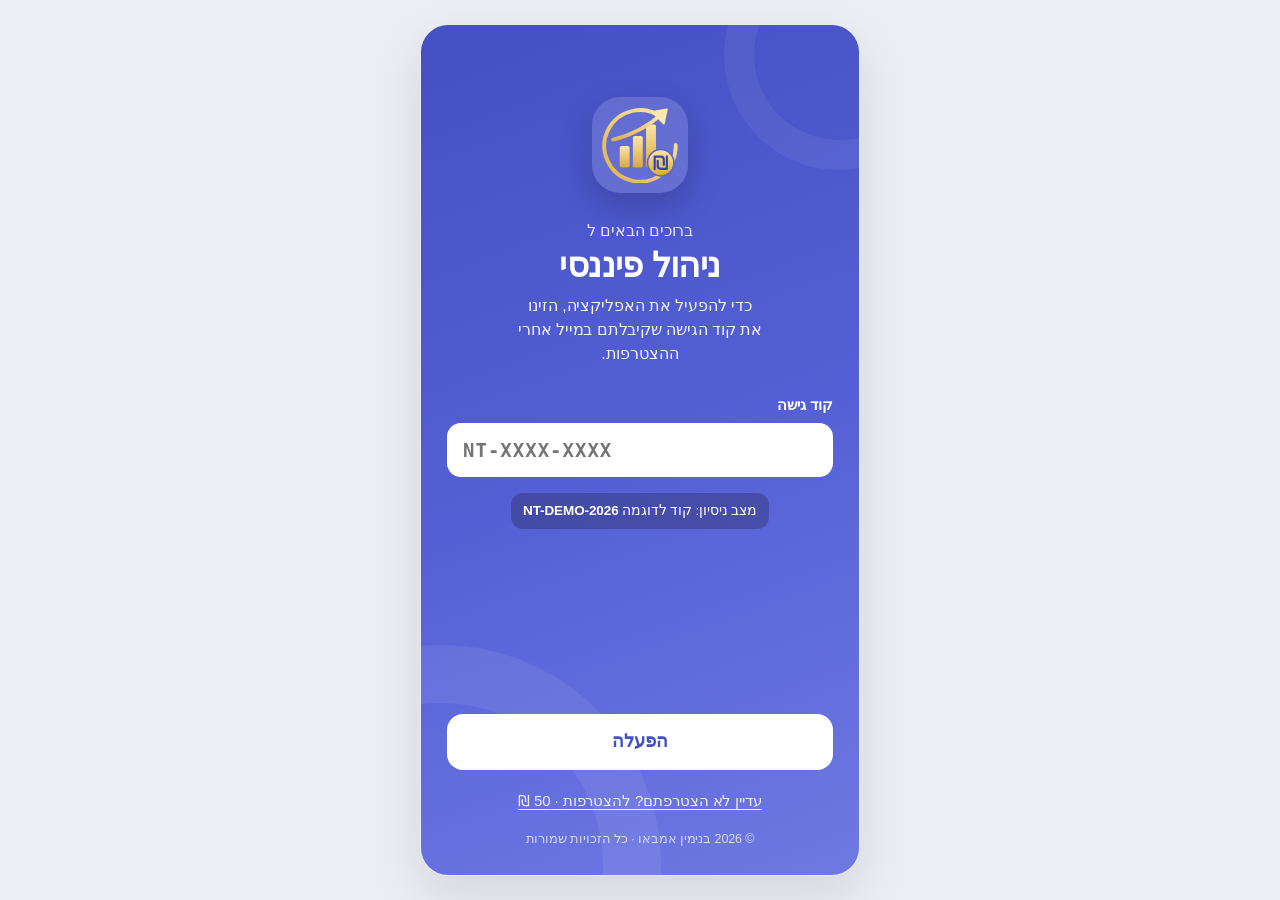
<file: index.html>
<!DOCTYPE html>
<!-- ניהול פיננסי · © 2026 בנימין אמבאו · כל הזכויות שמורות. אין להעתיק, להפיץ או לשנות ללא אישור בכתב. -->
<html lang="he" dir="rtl">
<head>
<meta charset="UTF-8">
<meta name="viewport" content="width=device-width, initial-scale=1, viewport-fit=cover">
<meta name="apple-mobile-web-app-capable" content="yes">
<meta name="mobile-web-app-capable" content="yes">
<meta name="apple-mobile-web-app-status-bar-style" content="default">
<meta name="apple-mobile-web-app-title" content="ניהול פיננסי">
<meta name="theme-color" content="#F4F5F9" media="(prefers-color-scheme: light)">
<meta name="theme-color" content="#0E1020" media="(prefers-color-scheme: dark)">
<link rel="manifest" href="manifest.webmanifest">
<link rel="apple-touch-icon" href="icon-180.png">
<link rel="icon" type="image/png" sizes="192x192" href="icon-192.png">
<script>window.__BUILD="pwa";</script>
<title>ניהול פיננסי</title>
<meta name="description" content="ניהול פיננסי אישי: כמה נשאר להוציא, לאן הכסף הולך, וחיסכון בכל חודש. בחינם, בלי הרשמה, והנתונים נשארים במכשיר.">
<meta property="og:type" content="website">
<meta property="og:url" content="https://nihul-taktziv.github.io/maatafot/">
<meta property="og:locale" content="he_IL">
<meta property="og:title" content="ניהול פיננסי">
<meta property="og:description" content="כמה נשאר להוציא, לאן הכסף הולך, וחיסכון בכל חודש. בחינם ובלי הרשמה.">
<meta property="og:image" content="https://nihul-taktziv.github.io/og.jpg">
<meta property="og:image:width" content="1200">
<meta property="og:image:height" content="630">
<meta property="og:image:alt" content="ניהול פיננסי: מסך הבית של האפליקציה">
<meta name="twitter:card" content="summary_large_image">
<meta name="twitter:image" content="https://nihul-taktziv.github.io/og.jpg">
<style>
:root{
  --paper:#F5F7F4; --surface:#FFFFFF; --ink:#1E2A28; --ink-2:#5C6B68; --line:#E3E8E4;
  --kraft:#E9DBBF; --kraft-ink:#7A6440;
  --seal:#2F7D62; --seal-soft:#DCEBE3; --on-seal:#FFFFFF;
  --amber:#A8721A; --amber-soft:#F5EAD3;
  --rose:#B4465A; --rose-soft:#F6E2E5;
  --spent:#46635E; --track:#EBEFEC;
  --shadow:0 1px 2px rgba(30,42,40,.06), 0 8px 24px rgba(30,42,40,.06);
  --font:"Rubik", -apple-system, "SF Hebrew", "Arial Hebrew", Arial, sans-serif;
  color-scheme:light;
  box-sizing:border-box;
  padding-top:env(safe-area-inset-top, 0px);
}
@media (prefers-color-scheme: dark){
  :root:not([data-theme="light"]){
    --paper:#101614; --surface:#19211F; --ink:#E6EDEA; --ink-2:#9AAAA6; --line:#2A3431;
    --kraft:#3F3626; --kraft-ink:#E3CFA6;
    --seal:#5FB592; --seal-soft:#1F3A30; --on-seal:#0E1A15;
    --amber:#E0A84A; --amber-soft:#3A2E17;
    --rose:#E07A8C; --rose-soft:#3B2026;
    --spent:#8FB0A9; --track:#24302D;
    --shadow:none;
    color-scheme:dark;
  }
}
:root[data-theme="dark"]{
  --paper:#101614; --surface:#19211F; --ink:#E6EDEA; --ink-2:#9AAAA6; --line:#2A3431;
  --kraft:#3F3626; --kraft-ink:#E3CFA6;
  --seal:#5FB592; --seal-soft:#1F3A30; --on-seal:#0E1A15;
  --amber:#E0A84A; --amber-soft:#3A2E17;
  --rose:#E07A8C; --rose-soft:#3B2026;
  --spent:#8FB0A9; --track:#24302D;
  --shadow:none;
  color-scheme:dark;
}
*,*::before,*::after{box-sizing:border-box}
html{height:100%;background:var(--paper);scroll-padding-top:env(safe-area-inset-top, 0px)}
body{height:100%;margin:0;background:var(--paper);color:var(--ink);font-family:var(--font);
  font-size:16px;line-height:1.5;-webkit-font-smoothing:antialiased;-webkit-tap-highlight-color:transparent}
button,input{font:inherit;color:inherit}
button{cursor:pointer}
:focus-visible{outline:2px solid var(--seal);outline-offset:2px;border-radius:8px}
bdi{font-variant-numeric:tabular-nums}

/* App shell */
.app{height:100%;display:flex;flex-direction:column;position:relative;overflow:hidden;background:var(--paper)}
.top{padding:14px 20px 8px;display:flex;align-items:center;justify-content:space-between;gap:12px}
.brand{font-weight:700;font-size:20px;letter-spacing:-.2px}
.month{display:flex;align-items:center;gap:4px;background:var(--surface);border:1px solid var(--line);border-radius:999px;padding:3px}
.month button{width:34px;height:34px;border:0;background:transparent;border-radius:50%;display:grid;place-items:center}
.month button:active{background:var(--track)}
.month span{min-width:96px;text-align:center;font-weight:500;font-size:15px}
main{flex:1;overflow-y:auto;-webkit-overflow-scrolling:touch;padding:6px 16px 28px}

/* Envelope hero */
.hero{background:var(--surface);border:1px solid var(--line);border-radius:24px;box-shadow:var(--shadow);position:relative;overflow:hidden;margin-top:6px}
.flap{height:78px;background:var(--kraft);clip-path:polygon(0 0,100% 0,100% 34%,50% 100%,0 34%)}
.seal{position:absolute;top:42px;left:50%;transform:translateX(-50%);width:78px;height:78px;border-radius:50%;
  background:var(--seal);color:var(--on-seal);display:flex;flex-direction:column;align-items:center;justify-content:center;
  box-shadow:0 0 0 5px var(--surface);text-align:center;line-height:1.15}
.seal small{font-size:11px;opacity:.9}
.seal b{font-size:15px;font-weight:600}
.hero-body{padding:50px 20px 20px;text-align:center}
.hero-label{color:var(--ink-2);font-size:15px}
.hero-num{font-size:46px;font-weight:700;letter-spacing:-1px;line-height:1.1;margin:4px 0 6px}
.hero-num.over{color:var(--rose)}
.hero-sub{font-size:14px;color:var(--ink-2);max-width:30ch;margin:0 auto}
.stack{display:flex;height:10px;border-radius:99px;overflow:hidden;background:var(--track);margin:20px 0 12px;gap:2px}
.stack i{display:block;height:100%}
.legend{display:grid;grid-template-columns:repeat(3,1fr);gap:8px;text-align:right}
.legend div{font-size:12px;color:var(--ink-2)}
.legend b{display:block;font-size:15px;color:var(--ink);font-weight:600}
.dot{display:inline-block;width:8px;height:8px;border-radius:50%;margin-left:5px;vertical-align:1px}

/* Sections */
.sec-head{display:flex;align-items:baseline;justify-content:space-between;margin:26px 4px 10px}
.sec-head h2{font-size:18px;margin:0;font-weight:600}
.sec-head span{font-size:13px;color:var(--ink-2)}
.list{background:var(--surface);border:1px solid var(--line);border-radius:18px;overflow:hidden}
.env{width:100%;display:block;text-align:right;background:none;border:0;padding:14px 16px;border-bottom:1px solid var(--line)}
.env:last-child{border-bottom:0}
.env:active{background:var(--track)}
.env-row{display:flex;justify-content:space-between;align-items:center;gap:10px}
.env-name{font-weight:500;display:flex;align-items:center;min-width:0}
.env-name span{overflow:hidden;text-overflow:ellipsis;white-space:nowrap}
.env-status{font-size:13px;font-weight:500;white-space:nowrap;padding:2px 9px;border-radius:99px;background:var(--seal-soft);color:var(--seal)}
.env-status.warn{background:var(--amber-soft);color:var(--amber)}
.env-status.over{background:var(--rose-soft);color:var(--rose)}
.env-status.none{background:var(--track);color:var(--ink-2)}
.bar{height:6px;border-radius:99px;background:var(--track);margin:10px 0 6px;overflow:hidden}
.bar i{display:block;height:100%;border-radius:99px;background:var(--seal);transition:width .4s ease}
.bar i.warn{background:var(--amber)} .bar i.over{background:var(--rose)}
.env-meta{font-size:12px;color:var(--ink-2)}
.exp{width:100%;display:flex;align-items:center;gap:12px;text-align:right;background:none;border:0;padding:12px 16px;border-bottom:1px solid var(--line)}
.exp:last-child{border-bottom:0}
.exp:active{background:var(--track)}
.exp-ic{width:38px;height:38px;border-radius:12px;flex:none;display:grid;place-items:center;font-weight:600;font-size:15px}
.exp-main{flex:1;min-width:0}
.exp-main b{display:block;font-weight:500;overflow:hidden;text-overflow:ellipsis;white-space:nowrap}
.exp-main small{color:var(--ink-2);font-size:12px}
.exp-amt{font-weight:600;white-space:nowrap}
.empty{padding:22px 18px;text-align:center;color:var(--ink-2);font-size:14px}
.more{display:block;width:100%;border:0;background:none;padding:12px;color:var(--seal);font-weight:500;border-top:1px solid var(--line)}

/* Install banner */
.install{margin:8px 0 4px;background:var(--seal-soft);border-radius:16px;padding:12px 14px;display:flex;gap:10px;align-items:flex-start;font-size:14px}
.install p{margin:0;flex:1}
.install button{border:0;background:none;color:var(--ink-2);padding:2px 6px;font-size:18px;line-height:1}

/* Tab bar */
.tabs{display:flex;align-items:flex-end;justify-content:space-around;background:var(--surface);border-top:1px solid var(--line);
  padding:6px 6px max(8px, env(safe-area-inset-bottom, 0px))}
.tab{flex:1;border:0;background:none;display:flex;flex-direction:column;align-items:center;gap:2px;padding:6px 0;font-size:11px;color:var(--ink-2)}
.tab svg{width:24px;height:24px}
.tab[aria-current="page"]{color:var(--seal);font-weight:500}
.fab-wrap{flex:1;display:flex;justify-content:center}
.fab{width:58px;height:58px;border-radius:50%;border:0;background:var(--seal);color:var(--on-seal);display:grid;place-items:center;
  margin-top:-26px;box-shadow:0 0 0 5px var(--surface),0 6px 16px rgba(47,125,98,.35)}
.fab svg{width:28px;height:28px}
.fab:active{transform:scale(.95)}

/* Budget screen */
.card{background:var(--surface);border:1px solid var(--line);border-radius:20px;padding:16px;box-shadow:var(--shadow)}
.sum h2{font-size:18px;margin:0 0 10px;font-weight:600}
.sum table{width:100%;border-collapse:collapse;font-size:14px}
.sum th{font-weight:500;color:var(--ink-2);font-size:12px;text-align:left;padding:0 0 6px}
.sum th:first-child{text-align:right}
.sum td{padding:7px 0;border-top:1px solid var(--line);text-align:left;white-space:nowrap}
.sum td:first-child{text-align:right;color:var(--ink-2);white-space:normal}
.sum tr.total td{font-weight:600;color:var(--ink);font-size:15px}
.sum td.est{color:var(--ink-2)}
.sum .hint{margin:8px 0 0}
.verdict{margin-top:12px;border-radius:14px;padding:11px 13px;font-size:14px;background:var(--seal-soft);color:var(--seal)}
.verdict.over{background:var(--rose-soft);color:var(--rose)}
.verdict b{font-weight:600}
.saverow{margin-top:12px;width:100%;display:flex;align-items:center;justify-content:space-between;gap:10px;background:var(--surface);
  border:1px solid var(--line);border-radius:16px;padding:14px 16px;text-align:right}
.saverow small{display:block;color:var(--ink-2);font-size:12px}
.saverow .pill{background:var(--seal);color:var(--on-seal);border-radius:99px;padding:5px 12px;font-weight:600;white-space:nowrap}
.copyprev{margin-top:10px;width:100%;border:1px dashed var(--line);background:none;border-radius:14px;padding:11px;color:var(--ink-2);font-size:14px}
.line-nums{display:flex;flex-wrap:wrap;gap:4px 18px;margin-top:6px;font-size:12px;color:var(--ink-2)}
.line-nums b{font-weight:600;color:var(--ink);font-size:14px;margin-right:4px}
.addline{display:flex;align-items:center;justify-content:center;gap:6px;width:100%;border:0;border-top:1px solid var(--line);background:none;
  padding:13px;color:var(--seal);font-weight:500;font-size:15px}
.addline svg{width:18px;height:18px}
.sec-sub{font-size:13px;color:var(--ink-2);margin:-6px 4px 10px}
.hint{font-size:12px;color:var(--ink-2);margin-top:6px}

/* Savings screen */
.yr{background:var(--surface);border:1px solid var(--line);border-radius:24px;padding:20px 18px 18px;box-shadow:var(--shadow);text-align:center}
.yr-label{color:var(--ink-2);font-size:15px}
.yr-num{font-size:40px;font-weight:700;letter-spacing:-1px;line-height:1.15;margin:2px 0}
.yr-of{font-size:14px;color:var(--ink-2)}
.seals{display:grid;grid-template-columns:repeat(6,1fr);gap:10px 6px;margin:20px 0 6px}
.sl{display:flex;flex-direction:column;align-items:center;gap:4px;font-size:11px;color:var(--ink-2);background:none;border:0;padding:0}
.sl i{width:34px;height:34px;border-radius:50%;display:grid;place-items:center;border:2px solid var(--line);background:transparent;color:var(--on-seal)}
.sl i svg{width:16px;height:16px}
.sl.met i{background:var(--seal);border-color:var(--seal)}
.sl.miss i{border-color:var(--rose);background:var(--rose-soft);color:var(--rose)}
.sl.pend i{border-style:dashed;border-color:var(--amber)}
.sl.prog i{border-color:var(--seal);background:var(--seal-soft)}
.sl.out i{opacity:.45}
.sl.now span{color:var(--ink);font-weight:600}
.yr .bar{height:8px;margin:16px 0 10px}
.yr-msg{font-size:14px;color:var(--ink);background:var(--paper);border-radius:14px;padding:11px 13px;text-align:right}
.nudge{width:100%;margin:8px 0 2px;display:flex;align-items:center;gap:12px;background:var(--amber-soft);color:var(--ink);border:0;border-radius:16px;padding:13px 14px;text-align:right;font-size:14px}
.nudge b{display:block;font-size:15px}
.nudge .go{margin-right:auto;color:var(--amber);font-weight:600;white-space:nowrap}
.switch{display:flex;align-items:center;justify-content:space-between;gap:12px;margin-top:14px;padding:12px 14px;background:var(--paper);border:1px solid var(--line);border-radius:14px}
.switch input{width:22px;height:22px;accent-color:var(--seal)}
.info{margin-top:12px;font-size:13px;color:var(--ink-2);background:var(--paper);border-radius:12px;padding:10px 12px}

/* Home chart + expenses tabs */
.legend-mini{display:flex;justify-content:center;gap:16px;font-size:13px;color:var(--ink-2)}
.chart{margin-top:14px}
.chart h2{font-size:18px;margin:0 0 12px;font-weight:600}
.chart-row{display:flex;flex-direction:column;align-items:center;gap:14px}
.donut{width:160px;height:160px;flex:none}
.donut-num{font:700 14px var(--font);fill:var(--ink)}
.donut-lbl{font:400 10px var(--font);fill:var(--ink-2)}
.chart-legend{list-style:none;margin:0;padding:0;width:100%;display:flex;flex-direction:column;gap:0}
.chart-legend li{display:flex;align-items:center;gap:8px;font-size:15px;padding:8px 2px;border-top:1px solid var(--line)}
.chart-legend span{flex:1;min-width:0;overflow:hidden;text-overflow:ellipsis;white-space:nowrap}
.chart-legend b{font-weight:600;white-space:nowrap}
.chart-legend .dot{margin-left:0;flex:none}
.chart-legend li.lg-head{border-top:0;padding:14px 2px 4px;font-size:13px;color:var(--ink-2)}
.chart-legend li.lg-head b{font-size:13px;color:var(--ink-2);font-weight:600}
.chart-legend li.lg-head:first-child{padding-top:0}
.sum{margin-top:14px}
.pill-soft{background:var(--seal-soft) !important;color:var(--seal) !important}
.seg-top{margin:6px 0 14px}
.tab-total{display:flex;align-items:baseline;gap:6px;flex-wrap:wrap;margin:0 4px 8px;font-size:14px;color:var(--ink-2)}
.tab-total b{font-size:22px;color:var(--ink);font-weight:700}
.catrow{display:flex;align-items:stretch;border-bottom:1px solid var(--line)}
.catrow:last-of-type{border-bottom:1px solid var(--line)}
.catrow .env{flex:1;border-bottom:0;min-width:0}
.catrow .edit{width:46px;flex:none;border:0;border-right:1px solid var(--line);background:none;color:var(--ink-2);display:grid;place-items:center}
.catrow .edit:active{background:var(--track)}
.catrow .quick{width:64px;flex:none;border:0;border-right:1px solid var(--line);background:none;color:var(--seal);font-weight:600;font-size:14px}
.catrow .quick:active{background:var(--seal-soft)}
.day-head{display:flex;justify-content:space-between;align-items:baseline;padding:9px 16px 7px;background:var(--paper);border-bottom:1px solid var(--line);font-size:13px;color:var(--ink-2)}
.day-head b{font-weight:600;color:var(--ink);font-size:14px}
.list > .day-head:not(:first-child){border-top:1px solid var(--line)}
.cat-sum{display:flex;align-items:center;gap:18px;margin-bottom:8px}
.cat-sum div span{display:block;font-size:12px;color:var(--ink-2)}
.cat-sum div b{font-size:20px;font-weight:700}
.cat-sum .env-status{margin-right:auto}
#sheetTitle .dot{margin-left:8px}
select.field{appearance:none;-webkit-appearance:none}

.empty-month{text-align:center;padding:28px 20px 18px;margin-top:6px}
.empty-month .em-ic{width:56px;height:56px;border-radius:50%;background:var(--kraft);color:var(--kraft-ink);display:grid;place-items:center;margin:0 auto 12px}
.empty-month .em-ic svg{width:28px;height:28px}
.empty-month h2{font-size:20px;margin:0 0 8px}
.empty-month p{color:var(--ink-2);margin:0 auto 18px;max-width:32ch;font-size:15px}
.empty-month .btn{width:100%;margin-top:10px;font-size:16px}

/* Settings screen */
.set-card{background:var(--surface);border:1px solid var(--line);border-radius:20px;padding:16px;margin-bottom:14px}
.set-card h2{font-size:17px;margin:0 0 4px;font-weight:600}
.set-card p{margin:0;color:var(--ink-2);font-size:14px}
.set-card .btn{width:100%;margin-top:12px;font-size:16px;min-height:50px}
.btn-outline{background:none;border:1.5px solid var(--seal) !important;color:var(--seal)}
.set-title{font-size:26px;font-weight:700;letter-spacing:-.4px;margin:4px 4px 14px}
.set-alert{display:flex;align-items:center;gap:12px;background:var(--amber-soft);color:var(--amber);border-radius:18px;padding:12px 14px;margin-bottom:18px}
.set-alert>span:first-child{font-size:20px}
.set-alert-t{flex:1;min-width:0;font-weight:600;font-size:15px;line-height:1.35}
.set-alert-t small{display:block;font-weight:400;font-size:13px;color:var(--ink-2);margin-top:2px}
.set-alert .btn{min-height:40px;padding:0 16px;font-size:15px;flex:none;width:auto;margin:0}
.set-grp{margin-bottom:18px}
.set-grp>h3{font-size:13px;font-weight:600;color:var(--ink-2);margin:0 8px 7px}
.set-list{background:var(--surface);border-radius:18px;box-shadow:var(--shadow);overflow:hidden}
.set-row{width:100%;display:flex;align-items:center;gap:12px;border:0;background:none;padding:11px 14px;min-height:58px;text-align:right;color:var(--ink);font:inherit;position:relative}
.set-row+.set-row::before{content:"";position:absolute;top:0;right:62px;left:0;border-top:1px solid var(--line)}
.set-row>svg{color:var(--ink-2);opacity:.6;flex:none}
.set-ic{width:36px;height:36px;border-radius:11px;display:grid;place-items:center;font-size:18px;flex:none;background:var(--seal-soft)}
.set-t{flex:1;min-width:0;font-weight:600;font-size:16px}
.set-v{color:var(--ink-2);font-size:14px;white-space:nowrap}
.set-v.warn{color:var(--amber);font-weight:600}
.set-row-static{cursor:default}
.set-seg{flex:none;margin:0;min-width:0}
.set-row .set-seg{grid-auto-columns:auto;display:grid;grid-auto-flow:column;grid-template-columns:none}
.set-row .set-seg button{padding:6px 12px;font-size:13.5px;white-space:nowrap}
.set-danger{display:block;margin:4px auto 6px;background:none;border:0;color:var(--rose);font-weight:600;font-size:15px;font-family:inherit;padding:12px 18px;border-radius:12px}
.set-sheet p{margin:0;color:var(--ink-2);font-size:14.5px}
.set-sheet .btn{width:100%;margin-top:12px;font-size:16px;min-height:50px}
.set-sheet .btn-ghost#sCancel{margin-top:10px}
.set-sheet .last-bk{margin-top:12px}
.pname{display:grid;grid-template-columns:1fr 1fr;gap:10px;margin-top:14px}
.pname .rem-f input{text-align:right;font-weight:500}
.ob-agree{display:flex;gap:10px;align-items:flex-start;margin:16px 2px 0;font-size:14.5px;line-height:1.5;color:var(--ink);cursor:pointer}
.ob-agree input{width:22px;height:22px;flex:none;margin:1px 0 0;accent-color:var(--seal)}
.ob-agree a{color:var(--seal)}
.set-row[href]{text-decoration:none;color:inherit}
.pf-note{display:flex;gap:6px;align-items:center;margin:14px 0 0;color:var(--ink-2);font-size:13.5px}
.pf-note .lic{color:var(--seal);flex:none}
.pq{background:var(--surface);border:1px solid var(--line);border-radius:16px;padding:12px 14px;margin-top:12px}
.pq-h{display:flex;justify-content:space-between;align-items:center;gap:10px}
.pq-h b{font-size:15.5px}
.pq-why{background:none;border:0;color:var(--seal);font:600 13px var(--font);padding:4px 0;white-space:nowrap}
.pq-ex{margin:6px 0 0;color:var(--ink-2);font-size:13.5px;line-height:1.45}
.pchips{display:flex;flex-wrap:wrap;gap:8px;margin-top:10px}
.pchips button{border:1.5px solid var(--line);background:var(--paper);color:var(--ink);border-radius:99px;padding:8px 14px;font:600 14.5px var(--font);min-height:40px;transition:background .15s,border-color .15s}
.pchips button[aria-checked=true]{background:var(--seal);border-color:var(--seal);color:var(--on-seal,#fff)}
.kids{display:flex;align-items:center;justify-content:space-between;margin-top:10px;font-size:14.5px}
.kids[hidden]{display:none}
.stepper{display:flex;align-items:center;gap:12px}
.stepper button{width:38px;height:38px;border-radius:50%;border:1.5px solid var(--line);background:var(--paper);color:var(--ink);font:700 18px var(--font)}
.stepper b{min-width:16px;text-align:center;font-size:17px}
.set-sheet .pq{background:var(--paper);border-color:transparent}
.set-sheet .pchips button:not([aria-checked=true]){background:var(--surface)}
.greet{display:flex;flex-direction:column;gap:2px;margin:0 4px 12px}
.greet b{font-size:20px;letter-spacing:-.3px}
.greet span{display:flex;align-items:center;gap:5px;color:var(--ink-2);font-size:13.5px}
.greet span .lic{color:var(--seal)}
.greet-card{width:100%;display:flex;align-items:center;gap:12px;border:0;border-radius:18px;background:var(--seal-soft);color:var(--ink);padding:12px 14px;margin-bottom:12px;text-align:right;font:inherit;position:relative}
.gc-ic{width:38px;height:38px;border-radius:12px;background:var(--seal);color:var(--on-seal,#fff);display:grid;place-items:center;flex:none}
.gc-t{flex:1;min-width:0}.gc-t b{display:block;font-size:15px;color:var(--seal)}.gc-t small{display:block;color:var(--ink-2);font-size:13px}
.gc-x{font-style:normal;font-size:22px;color:var(--ink-2);padding:0 6px;line-height:1}
.sh-p{margin:0 0 12px;color:var(--ink-2);font-size:15.5px;line-height:1.55}
.sh-list{margin:0 0 12px;padding:0 20px 0 0;font-size:15.5px;line-height:1.55;display:flex;flex-direction:column;gap:6px}
.wn-list{list-style:none;margin:0 0 4px;padding:0;display:flex;flex-direction:column;gap:14px}
.wn-list li{display:flex;gap:12px;align-items:flex-start}
.wn-list b{display:block;font-size:15.5px}
.wn-list span:not(.wn-ic){display:block;color:var(--ink-2);font-size:14px;line-height:1.45;margin-top:1px}
.wn-ic{width:38px;height:38px;border-radius:12px;background:var(--seal-soft);color:var(--seal);display:grid;place-items:center;flex:none}
.inc-var{margin-top:16px}
.bonus-ill{width:130px;margin:-4px auto 4px}
.rem-card{background:var(--paper);border-radius:18px;padding:14px;margin-top:14px}
.rem-h{display:flex;align-items:center;gap:10px;margin-bottom:10px}
.rem-h b{display:block;font-size:16px}
.rem-h small{display:block;color:var(--ink-2);font-size:13px}
.rem-ic{width:38px;height:38px;border-radius:12px;background:var(--seal-soft);color:var(--seal);display:grid;place-items:center;flex:none}
.rem-card .lbl{margin-top:4px}
.day-chips{display:grid;grid-template-columns:repeat(7,1fr);gap:6px;margin-top:6px}
.day-chips button,.md-grid button{border:1.5px solid var(--line);background:var(--surface);color:var(--ink);border-radius:12px;min-height:42px;font:600 15px var(--font);padding:0;transition:background .15s,border-color .15s}
.md-grid{display:grid;grid-template-columns:repeat(7,1fr);gap:6px;margin-top:6px}
.md-grid button{min-height:38px;font-size:14px;border-radius:10px}
.day-chips button[aria-checked=true],.md-grid button[aria-checked=true]{background:var(--seal);border-color:var(--seal);color:var(--on-seal,#fff)}
.rem-f-wide{margin-top:4px}
.rem-f-wide span{font-size:13.5px}
.rem-row{display:grid;grid-template-columns:1fr 1fr;gap:10px;margin-top:12px}
.rem-f{display:flex;flex-direction:column;gap:4px;min-width:0}
.rem-f span{font-size:13px;color:var(--ink-2)}
.rem-f input{width:100%;min-width:0;min-height:46px;border:1.5px solid var(--line);border-radius:12px;background:var(--surface);color:var(--ink);font:600 16px var(--font);padding:0 10px;text-align:center;-webkit-appearance:none;appearance:none}
.rem-f input:focus{outline:none;border-color:var(--seal);box-shadow:0 0 0 3px var(--seal-soft)}
.rem-next{display:flex;align-items:flex-start;gap:8px;margin-top:12px;background:var(--seal-soft);color:var(--ink);border-radius:12px;padding:10px 12px;font-size:13.5px;line-height:1.45}
.rem-next .lic{color:var(--seal);flex:none;margin-top:2px}
.rem-next b{color:var(--seal)}
.set-sheet .rem-card .btn{margin-top:12px}
.rem-alt{display:block;width:100%;margin-top:8px;background:none;border:0;color:var(--seal);font:600 14px var(--font);padding:8px;text-decoration:underline;text-underline-offset:3px}
.rem-done{display:flex;gap:8px;align-items:flex-start;margin-top:10px;background:var(--ok-soft,#E3F4EC);color:var(--ink);border-radius:12px;padding:10px 12px;font-size:13.5px;line-height:1.5}
.rem-done .lic{color:var(--ok);flex:none;margin-top:2px}
.rem-done[hidden]{display:none}
.set-reset-btn{background:var(--rose-soft);color:var(--rose)}
.last-bk{display:flex;align-items:center;gap:8px;margin-top:12px;font-size:14px;padding:10px 12px;border-radius:12px;background:var(--seal-soft);color:var(--seal)}
.last-bk.warn{background:var(--amber-soft);color:var(--amber)}
.seg{display:grid;grid-template-columns:repeat(3,1fr);background:var(--track);border-radius:12px;padding:3px;margin-top:12px}
.seg button{border:0;background:none;border-radius:10px;padding:9px 0;font-size:15px;color:var(--ink-2)}
.seg button[aria-pressed="true"],.seg button[aria-selected="true"]{background:var(--surface);color:var(--ink);font-weight:500;box-shadow:0 1px 3px rgba(0,0,0,.08)}
.steps{margin:12px 0 0;padding:0 20px 0 0;font-size:14px;color:var(--ink)}
.steps li{margin-bottom:6px}
.linkrow{width:100%;display:flex;justify-content:space-between;align-items:center;border:0;background:none;padding:12px 0 2px;color:var(--seal);font-weight:500;font-size:15px}
.danger h2{color:var(--rose)}
.danger .btn{background:var(--rose-soft);color:var(--rose)}
.ver{text-align:center;color:var(--ink-2);font-size:12px;margin:8px 0 4px}


/* Bottom sheet */
.backdrop{position:absolute;inset:0;background:rgba(10,20,18,.38);opacity:0;pointer-events:none;transition:opacity .25s;z-index:20}
.backdrop.open{opacity:1;pointer-events:auto}
.sheet{position:absolute;left:0;right:0;bottom:0;background:var(--surface);border-radius:24px 24px 0 0;z-index:21;
  padding:8px 20px max(18px, env(safe-area-inset-bottom, 0px));transform:translateY(105%);transition:transform .3s cubic-bezier(.2,.8,.2,1);
  max-height:92%;overflow-y:auto}
.sheet.open{transform:none}
.handle{width:40px;height:5px;border-radius:9px;background:var(--line);margin:4px auto 12px}
.sheet h3{margin:0 0 14px;font-size:18px;font-weight:600;text-align:center}
.amount{display:flex;align-items:baseline;justify-content:center;gap:6px;border-bottom:2px solid var(--line);padding-bottom:6px;margin-bottom:6px}
.amount:focus-within{border-color:var(--seal)}
.amount input{border:0;background:none;font-size:40px;font-weight:700;width:100%;max-width:220px;text-align:center;padding:0;outline:none}
.amount span{font-size:26px;color:var(--ink-2)}
.err{min-height:20px;font-size:13px;color:var(--rose);text-align:center}
.lbl{font-size:13px;color:var(--ink-2);margin:12px 0 8px;display:block}
.chips{display:flex;flex-wrap:wrap;gap:8px}
.chip{border:1px solid var(--line);background:var(--paper);border-radius:99px;padding:8px 14px;font-size:15px;min-height:40px}
.chip[aria-checked="true"]{background:var(--seal);border-color:var(--seal);color:var(--on-seal)}
.field{width:100%;border:1px solid var(--line);background:var(--paper);border-radius:12px;padding:11px 12px;font-size:16px;min-height:46px}
.field:focus{border-color:var(--seal);outline:none}
.row2{display:grid;grid-template-columns:1fr 1.4fr;gap:10px}
.actions{display:flex;gap:10px;margin-top:20px}
.btn{flex:1;border:0;border-radius:14px;padding:14px;font-size:17px;font-weight:600;min-height:52px}
.btn-primary{background:var(--seal);color:var(--on-seal)}
.btn-danger{background:var(--rose-soft);color:var(--rose);flex:.6}
.btn-ghost{background:var(--track);color:var(--ink);flex:.6}

/* Toast */
.toast{position:absolute;left:50%;bottom:110px;transform:translate(-50%,20px);background:var(--ink);color:var(--paper);
  padding:10px 18px;border-radius:99px;font-size:14px;opacity:0;transition:all .25s;pointer-events:none;z-index:30;white-space:nowrap}
.toast.show{opacity:1;transform:translate(-50%,0)}
.toast.has-undo.show{pointer-events:auto;display:flex;align-items:center;gap:14px;padding:6px 8px 6px 18px}
.toast button{border:0;background:none;color:var(--seal-soft);font-weight:600;font-size:14px;padding:6px 8px}
:root[data-theme="dark"] .toast button{color:var(--seal)}

/* Onboarding */
.ob{flex:1;overflow-y:auto;padding:12px 22px 24px;display:flex;flex-direction:column}
.ob-steps{display:flex;gap:6px;margin:6px 0 30px}
.ob-steps i{flex:1;height:4px;border-radius:9px;background:var(--line)}
.ob-steps i.on{background:var(--seal)}
.ob-kicker{color:var(--kraft-ink);font-weight:500;font-size:14px;margin-bottom:6px}
.ob h1{font-size:28px;line-height:1.2;margin:0 0 10px;font-weight:700;letter-spacing:-.3px}
.ob p.lead{color:var(--ink-2);margin:0 0 28px;max-width:34ch}
.ob .amount input{font-size:44px;max-width:260px}
.ob-note{margin-top:14px;text-align:center;font-size:15px;color:var(--ink-2);min-height:24px}
.ob-note b{color:var(--ink)}
.ob-env{display:flex;align-items:center;gap:10px;padding:10px 0;border-bottom:1px solid var(--line)}
.ob-env label{flex:1;display:flex;align-items:center;gap:10px;min-height:44px}
.ob-env input[type=checkbox]{width:22px;height:22px;accent-color:var(--seal);flex:none}
.ob-env .field{width:110px;text-align:center;flex:none}
.ob-env .field:disabled{opacity:.4}
.ob-fx{gap:6px}
.ob-fx label{min-width:0}
.ob-fx label span{overflow:hidden;text-overflow:ellipsis}
.ob-fx .field[data-act=budget]{width:96px}
.ob-fx{flex-wrap:wrap}
.ob-env .fx-day{flex:0 0 100%;min-height:0;display:flex;align-items:center;gap:10px;padding-inline-start:32px;font-size:13px;color:var(--ink-2);margin-top:-2px}
.ob-env .fx-day .field{flex:1;width:auto;min-height:40px;padding:7px 10px;font-size:15px}
.ob-env .fx-day[hidden]{display:none}
.ob-fx .field[data-act=name]{flex:1;min-width:0;width:auto;text-align:start}
.ob-ic{border:0;background:none;color:var(--ink-3, var(--ink-2));width:34px;height:40px;border-radius:10px;display:grid;place-items:center;flex:none;font-size:20px;line-height:1}
.ob-ic:active{background:var(--track)}
.ob-sug{margin-top:14px}
.ob-sug > span{display:block;font-size:13px;color:var(--ink-2);margin-bottom:8px}
.ob-chips{display:flex;flex-wrap:wrap;gap:8px}
.ob-chips button{border:1px dashed var(--line);background:none;color:var(--seal);border-radius:999px;padding:7px 12px;font-size:14px;font-weight:500}
.ob-add{display:flex;gap:8px;margin-top:14px}
.ob-add button{border:1px solid var(--seal);color:var(--seal);background:none;border-radius:12px;padding:0 16px;min-height:46px;font-weight:500;flex:none}
.ob-sum{margin-top:16px;background:var(--surface);border:1px solid var(--line);border-radius:14px;padding:12px 14px;font-size:14px;color:var(--ink-2)}
.ob-sum b{color:var(--ink)}
.ob-foot{margin-top:auto;padding-top:24px;display:flex;gap:10px}

/* Desktop preview: phone frame */
@media (min-width: 640px){
  body{display:grid;place-items:center;background:var(--track);padding:24px}
  .app{width:440px;height:min(900px, 100%);border-radius:28px;border:1px solid var(--line);box-shadow:0 20px 50px rgba(30,42,40,.12)}
}
@media (prefers-reduced-motion: reduce){
  *{transition:none !important;animation:none !important}
}

/* ===================== Redesign: calm indigo ===================== */
:root{
  --paper:#F4F5F9; --surface:#FFFFFF; --ink:#14162B; --ink-2:#5B5F78; --line:#E8EAF1;
  --seal:#4A55C9; --seal-soft:#ECEEFC; --on-seal:#FFFFFF;
  --kraft:#ECEEFC; --kraft-ink:#4A55C9;
  --ok:#187A50; --ok-soft:#E4F4EC;
  --amber:#946010; --amber-soft:#FBF0DD;
  --rose:#C83E50; --rose-soft:#FCE8EB;
  --spent:#A9B0F0; --track:#EDEEF4; --fixed-bar:#9AA1C9;
  --hero-a:#4450C2; --hero-b:#6F79E2;
  --shadow:0 1px 2px rgba(20,22,43,.04), 0 6px 20px rgba(20,22,43,.05);
  --font:-apple-system, BlinkMacSystemFont, "SF Pro Text", "SF Hebrew", "Segoe UI", Roboto, "Noto Sans Hebrew", "Arial Hebrew", Arial, sans-serif;
}
@media (prefers-color-scheme: dark){
  :root:not([data-theme="light"]){
    --paper:#0E1020; --surface:#171A2E; --ink:#ECEEF8; --ink-2:#A3A8C3; --line:#262A42;
    --seal:#8B94F4; --seal-soft:#23285A; --on-seal:#0E1020;
    --kraft:#23285A; --kraft-ink:#8B94F4;
    --ok:#4CC38A; --ok-soft:#133326;
    --amber:#E8B054; --amber-soft:#3A2C12;
    --rose:#F07A8A; --rose-soft:#3D1A21;
    --spent:#5A63B8; --track:#22253A; --fixed-bar:#59608F;
    --hero-a:#3A44A8; --hero-b:#5560C9;
    --shadow:none;
  }
}
:root[data-theme="dark"]{
  --paper:#0E1020; --surface:#171A2E; --ink:#ECEEF8; --ink-2:#A3A8C3; --line:#262A42;
  --seal:#8B94F4; --seal-soft:#23285A; --on-seal:#0E1020;
  --kraft:#23285A; --kraft-ink:#8B94F4;
  --ok:#4CC38A; --ok-soft:#133326;
  --amber:#E8B054; --amber-soft:#3A2C12;
  --rose:#F07A8A; --rose-soft:#3D1A21;
  --spent:#5A63B8; --track:#22253A; --fixed-bar:#59608F;
  --hero-a:#3A44A8; --hero-b:#5560C9;
  --shadow:none;
}
body{font-size:16px;letter-spacing:-.1px}
.top{padding:14px 20px 10px}
.brand{font-size:22px;font-weight:700;letter-spacing:-.4px}
.month{border:0;background:var(--surface);box-shadow:var(--shadow);padding:2px}
.month span{font-size:15px;font-weight:600}
main{padding:4px 16px 32px}

/* surfaces: no borders, soft depth */
.card,.list,.saverow,.set-card,.hero,.yr{border:0 !important;box-shadow:var(--shadow);border-radius:20px}
.list{border-radius:18px}
.card{padding:18px}
.env,.exp,.addline,.more,.catrow{border-color:var(--line)}
.env{padding:14px 16px}
.env-status{background:none !important;padding:0;font-size:13px;font-weight:600;color:var(--ok)}
.env-status.warn{color:var(--amber)} .env-status.over{color:var(--rose)} .env-status.none{color:var(--ink-2);font-weight:500}
.bar{height:5px;background:var(--track)}
.bar i{background:var(--ok)}
.line-nums,.env-meta,.exp-main small,.hint,.sec-sub,.tab-total span{font-size:13px}
.sec-head h2,.card-head h2{font-size:17px;font-weight:700;letter-spacing:-.2px}
.verdict{background:var(--ok-soft);color:var(--ok)}
.verdict.over{background:var(--rose-soft);color:var(--rose)}

/* tab bar: flat */
.tabs{border-top:0;box-shadow:0 -1px 0 var(--line);background:color-mix(in srgb, var(--surface) 92%, transparent);-webkit-backdrop-filter:blur(16px);backdrop-filter:blur(16px);align-items:center}
.tab{font-size:12px}
.tab svg{width:23px;height:23px}
.fab{width:50px;height:50px;border-radius:16px;margin-top:0;box-shadow:0 6px 16px rgba(74,85,201,.35)}
.fab svg{width:24px;height:24px}

/* seg control */
.seg{background:var(--track);border-radius:12px;grid-template-columns:none;grid-auto-flow:column;grid-auto-columns:1fr}
.seg button[aria-pressed="true"],.seg button[aria-selected="true"]{box-shadow:0 1px 3px rgba(20,22,43,.1)}

/* nudges */
.nudge{background:var(--amber-soft);border-radius:16px}
.nudge-brand{background:var(--seal-soft)} .nudge-brand .go{color:var(--seal)}
.install{background:var(--seal-soft)}

/* ---------- home: hero ---------- */
.hero2{margin-top:6px;border-radius:24px;padding:20px 20px 18px;color:#fff;
  background:linear-gradient(135deg, var(--hero-a), var(--hero-b));box-shadow:0 10px 30px rgba(68,80,194,.28)}
.hero2.over{background:linear-gradient(135deg, #B8344A, #DE6475);box-shadow:0 10px 30px rgba(184,52,74,.25)}
.h2-top{display:flex;align-items:center;justify-content:space-between;gap:10px}
.h2-label{font-size:15px;opacity:.9}
.h2-save{display:flex;align-items:center;gap:6px;border:0;border-radius:99px;padding:6px 11px;background:rgba(255,255,255,.18);color:#fff;font-size:13px;font-weight:600}
.h2-save svg{width:16px;height:16px}
.h2-num{font-size:44px;font-weight:700;letter-spacing:-1.2px;line-height:1.1;margin:10px 0 4px}
.h2-sub{font-size:14px;opacity:.88}
.h2-bar{display:flex;height:10px;border-radius:99px;background:rgba(255,255,255,.18);overflow:hidden;margin:18px 0 10px;gap:3px}
.h2-bar i{display:block;height:100%}
.h2-bar i.sv{background:#6EE7B7}
.h2-bar i.rm{flex:1;background:#fff}
.h2-bar i.sp{background:#FF8A8A}
.hero2.over .h2-bar i.sp,.hero2.over .h2-legend i.sp{background:#FFE0E4}
.h2-legend{display:flex;gap:16px;font-size:13px;opacity:.9}
.h2-legend i{display:inline-block;width:10px;height:10px;border-radius:50%;margin-left:6px;background:rgba(255,255,255,.22);vertical-align:0}
.h2-legend i.sv{background:#6EE7B7} .h2-legend i.sp{background:#FF8A8A} .h2-legend i.rm{background:#fff}

/* ---------- home: cards ---------- */
.card-head{display:flex;align-items:baseline;justify-content:space-between;margin-bottom:12px}
.card-head h2{margin:0}
.card-head span{font-size:13px;color:var(--ink-2)}
.spend,.wf{margin-top:14px}
.ill{display:block;width:100%;height:auto;margin:0 auto}
.ill .bg{fill:var(--seal-soft)}
.ill .dot{fill:var(--seal);opacity:.25}
.ill .a{fill:var(--seal)}
.ill .b{fill:#8C95F0}
.ill .w{fill:var(--surface)}
.ill .st{stroke:var(--seal);stroke-width:3}
.ill .soft{fill:var(--seal-soft)}
.ill .g{fill:#ECBE55}
.ill .gd{fill:#C9952F}
.ill .gs{fill:none;stroke:#C9952F;stroke-width:2.5}
.ill .ok{fill:var(--ok)}
.ill .okd{fill:none;stroke:var(--surface);stroke-width:3;opacity:.7}
.ill .s{fill:none;stroke:var(--seal);stroke-width:5;stroke-linecap:round}
.ill .ws{fill:none;stroke:var(--surface);stroke-width:4;stroke-linecap:round;stroke-linejoin:round}
.ill .sok{fill:none;stroke:var(--ok);stroke-width:5;stroke-linecap:round;stroke-linejoin:round}
.ill .sg{fill:none;stroke:#C9952F;stroke-width:4;stroke-linecap:round}
.ob-ill{width:150px;margin:0 0 8px}
.em-ill{width:150px;margin:2px auto 6px}

.sc{margin-top:14px}
.sc-svg{width:100%;height:auto;display:block;margin-top:6px}
.sc-base{stroke:var(--line);stroke-width:1}
.sc-bar.ok{fill:var(--seal)}
.sc-bar.met{fill:var(--ok)}
.sc-bar.proj{fill:var(--seal-soft);stroke:var(--seal);stroke-width:1.2;stroke-dasharray:3 2}
.sc-goal{stroke:var(--amber);stroke-width:2;stroke-linecap:round}
.sc-m{font:500 9.5px var(--font);fill:var(--ink-2)}
.sc-m.now{fill:var(--seal);font-weight:700}
.sc-legend{display:flex;flex-wrap:wrap;gap:6px 14px;font-size:12.5px;color:var(--ink-2);margin-top:8px}
.sc-legend span{display:inline-flex;align-items:center;gap:6px}
.sc-legend i{width:12px;height:10px;border-radius:3px;display:inline-block}
.sc-legend i.ok{background:var(--seal)} .sc-legend i.met{background:var(--ok)}
.sc-legend i.proj{background:var(--seal-soft);border:1.2px dashed var(--seal)}
.sc-legend i.goal{height:3px;border-radius:2px;background:var(--amber)}
@keyframes barGrow{from{transform:scaleX(0)}to{transform:none}}
@keyframes colGrow{from{transform:scaleY(0)}to{transform:none}}
@keyframes donutIn{from{opacity:0;transform:rotate(-70deg) scale(.9)}to{opacity:1;transform:none}}
main.anim .bar i,main.anim .cbar i,main.anim .ts-bar i{transform-origin:100% 50%;animation:barGrow .7s cubic-bezier(.2,.8,.2,1) both}
main.anim .sc-bar{transform-box:fill-box;transform-origin:50% 100%;animation:colGrow .6s cubic-bezier(.2,.8,.2,1) both}
main.anim .sp-donut{animation:donutIn .7s cubic-bezier(.2,.8,.2,1) both}
@media (prefers-reduced-motion: reduce){ main.anim .bar i,main.anim .cbar i,main.anim .ts-bar i,main.anim .sc-bar,main.anim .sp-donut{animation:none} }

.sp-row{display:flex;align-items:center;gap:16px;margin-top:8px}
.sp-donut{width:132px;height:132px;flex:none}
.sp-num{font:700 15px var(--font);fill:var(--ink)}
.sp-lbl{font:400 10px var(--font);fill:var(--ink-2)}
.sp-side{flex:1;min-width:0}
.sp-sub{display:flex;justify-content:space-between;gap:8px;font-size:13px;color:var(--ink-2);margin-bottom:6px}
.sp-sub b{font-weight:600}
.sp-legend{list-style:none;margin:0;padding:0;display:flex;flex-direction:column;gap:7px}
.sp-legend li{display:flex;align-items:center;gap:8px;font-size:14.5px;color:var(--ink)}
.sp-legend span{flex:1;min-width:0;overflow:hidden;text-overflow:ellipsis;white-space:nowrap}
.sp-legend b{font-weight:700;white-space:nowrap}
.sp-legend .sp-none{color:var(--ink-2);font-size:13.5px}
.sp-dot{width:10px;height:10px;border-radius:50%;flex:none;display:inline-block}
.sp-fixed{margin-top:14px;border-top:1px solid var(--line)}
.sp-fixed summary{list-style:none;display:flex;align-items:center;gap:8px;padding:12px 0 6px;cursor:pointer;font-size:15px}
.sp-fixed summary::-webkit-details-marker{display:none}
.sp-fixed summary span{flex:1}
.sp-fixed summary b{font-weight:600}
.sp-fixed summary svg{color:var(--ink-2);transition:transform .2s;flex:none}
.sp-fixed[open] summary svg{transform:rotate(-90deg)}
.sp-fixed ul{list-style:none;margin:4px 0 2px;padding:0;display:grid;grid-template-columns:repeat(2,minmax(0,1fr));gap:8px 16px}
.sp-fixed li{display:flex;align-items:center;gap:6px;font-size:14px;color:var(--ink);min-width:0}
.sp-fixed li span{flex:1;min-width:0;overflow:hidden;text-overflow:ellipsis;white-space:nowrap}
.sp-fixed li b{font-weight:700;color:var(--ink);white-space:nowrap}
.sp-fixed b.est,.sp-fixed li b.est{color:var(--ink-2)}
.wf-tiles{display:grid;grid-template-columns:repeat(3,1fr);gap:8px;margin-top:10px}
.wf-tile{background:var(--paper);border-radius:14px;padding:10px;display:flex;flex-direction:column;gap:1px;min-width:0}
.wf-tile span{font-size:12.5px;color:var(--ink-2)}
.wf-tile b{font-size:17px;font-weight:700;white-space:nowrap;overflow:hidden;text-overflow:ellipsis}
.wf-tile b.est{color:var(--ink-2)}
.wf-tile small{font-size:11.5px;color:var(--ink-2);white-space:nowrap;overflow:hidden;text-overflow:ellipsis}
.wf-tile.in b{color:var(--ok)}
.wf-tile.sv b{color:var(--seal)}
@media (prefers-reduced-motion: reduce){ .sp-fixed summary svg{transition:none} }

.sb-group{display:flex;justify-content:space-between;align-items:baseline;font-size:13px;color:var(--ink-2);margin:14px 0 6px}
.sb-group:first-of-type{margin-top:2px}
.sb-group b{font-weight:600}
.sb-list{list-style:none;margin:0;padding:0;display:flex;flex-direction:column;gap:12px}
.sb-top{display:flex;justify-content:space-between;gap:10px;font-size:15px;margin-bottom:6px}
.sb-top span{min-width:0;overflow:hidden;text-overflow:ellipsis;white-space:nowrap}
.sb-top b{font-weight:600;white-space:nowrap}
.sb-top b.est,.wf-val b.est{color:var(--ink-2)}
.sb-track{height:8px;border-radius:99px;background:var(--track);overflow:hidden}
.sb-track i{display:block;height:100%;border-radius:99px}
.spend .hint{margin:14px 0 0}

.wf-row{display:flex;justify-content:space-between;align-items:center;padding:10px 0;border-top:1px solid var(--line)}
.wf-row:first-of-type{border-top:0}
.wf-label{font-size:15px;color:var(--ink-2)}
.wf-val{text-align:left;display:flex;flex-direction:column;align-items:flex-end}
.wf-val b{font-size:16px;font-weight:600}
.wf-val small{font-size:12px;color:var(--ink-2);margin-top:1px}
.wf-total{border-top:1.5px solid var(--ink) !important;margin-top:2px;padding-top:12px}
.wf-total .wf-label{color:var(--ink);font-weight:700;font-size:16px}
.wf-total .wf-val b{font-size:20px;font-weight:700;color:var(--seal)}
.wf-total .wf-val b.neg{color:var(--rose)}
.wf-note{margin:12px 0 0;font-size:14px;padding:10px 12px;border-radius:12px}
.wf-note.ok{background:var(--ok-soft);color:var(--ok)}
.wf-note.over{background:var(--rose-soft);color:var(--rose)}

.rows{margin-top:14px}
.row-link{width:100%;display:flex;align-items:center;gap:12px;border:0;background:none;padding:14px 16px;text-align:right;border-bottom:1px solid var(--line)}
.row-link:last-child{border-bottom:0}
.row-link:active{background:var(--track)}
.rl-ic{width:36px;height:36px;border-radius:11px;background:var(--seal-soft);color:var(--seal);display:grid;place-items:center;flex:none}
.rl-ic svg{width:20px;height:20px}
.rl-main{flex:1;min-width:0;font-weight:500}
.rl-main small{display:block;font-size:13px;color:var(--ink-2);font-weight:400}
.row-link b{font-weight:600;white-space:nowrap}
.row-link > svg{color:var(--ink-2);flex:none}

/* ---------- expenses page: modern rows ---------- */
.tsum{margin-top:2px}
.ts-top{display:flex;justify-content:space-between;font-size:13px;color:var(--ink-2)}
.ts-num{font-size:30px;font-weight:700;letter-spacing:-.8px;margin:4px 0 10px;display:flex;align-items:baseline;gap:8px}
.ts-num small{font-size:14px;font-weight:500;color:var(--ink-2);letter-spacing:0}
.ts-bar{height:10px;border-radius:99px;background:var(--track);overflow:hidden}
.ts-bar i{display:block;height:100%;border-radius:99px;background:var(--seal)}
.ts-bar i.over{background:var(--rose)}
.ts-foot{display:flex;justify-content:space-between;gap:10px;margin-top:10px;font-size:13px;font-weight:600}
.st-ok{color:var(--ok)} .st-warn{color:var(--amber)} .st-over{color:var(--rose)} .st-none{color:var(--ink-2);font-weight:500}
.sec-head{margin:22px 4px 10px}
.link-btn{display:flex;align-items:center;gap:4px;border:0;background:none;color:var(--seal);font-weight:600;font-size:15px;padding:4px}
.link-btn svg{width:16px;height:16px}
.cico{width:40px;height:40px;border-radius:12px;display:grid;place-items:center;font-size:20px;flex:none;background:var(--seal-soft);color:var(--seal)}
.cico .lic{width:21px;height:21px}
.chip .lic{width:16px;height:16px;vertical-align:-3px}
.set-ic{color:var(--seal)}
.tr-ri{color:var(--seal)}
.tr-ri.do{color:var(--ok)}
.tr-note .lic,.lbl .lic{vertical-align:-3px;color:var(--seal)}
.set-alert>span:first-child{display:grid}
.set-ic .lic{width:19px;height:19px}
.hp-ic .lic,.an-ic .lic{width:19px;height:19px}
.wl-points .wp-ic .lic{display:block}
.sm-line .lic{width:16px;height:16px;vertical-align:-3px;margin-left:4px;color:var(--seal)}
#sheetTitle .lic{width:20px;height:20px;vertical-align:-4px;color:var(--seal)}
.cmain{flex:1;min-width:0;display:flex;flex-direction:column}
.cmain b{font-weight:600;font-size:15px;overflow:hidden;text-overflow:ellipsis;white-space:nowrap}
.cmain small{font-size:13px;margin-top:1px;display:block}
.cmain small:not([class*="st-"]){color:var(--ink-2)}
.cmain .sep{display:inline-block;width:3px;height:3px;border-radius:50%;background:var(--ink-2);margin:0 7px;opacity:.6}
.camt{display:flex;flex-direction:column;align-items:flex-end;text-align:left;white-space:nowrap}
.camt b{font-weight:700;font-size:15px}
.camt b.est{color:var(--ink-2);font-weight:600}
.camt small{font-size:12px;color:var(--ink-2)}
.crow{width:100%;display:grid;grid-template-columns:40px 1fr auto;column-gap:12px;row-gap:10px;align-items:center;border:0;background:none;padding:14px 16px;text-align:right;border-bottom:1px solid var(--line)}
.crow:last-child{border-bottom:0}
.crow:active,.erow:active,.fmain:active{background:var(--track)}
.cbar{grid-column:2 / 4;height:6px;border-radius:99px;background:var(--track);overflow:hidden;margin-top:-2px}
.cbar i{display:block;height:100%;border-radius:99px}
.erow{width:100%;display:flex;align-items:center;gap:12px;border:0;background:none;padding:12px 16px;text-align:right;border-bottom:1px solid var(--line)}
.erow:last-child{border-bottom:0}
.dgroup{display:flex;justify-content:space-between;align-items:baseline;margin:16px 6px 8px;font-size:14px;font-weight:600;color:var(--ink-2)}
.dgroup b{color:var(--ink);font-weight:600}
.frow{display:flex;align-items:center;border-bottom:1px solid var(--line)}
.frow:last-of-type{border-bottom:1px solid var(--line)}
.fmain{flex:1;min-width:0;display:flex;align-items:center;gap:12px;border:0;background:none;padding:13px 4px 13px 16px;text-align:right}
.chk{width:26px;height:26px;border-radius:50%;border:2px solid var(--line);background:none;flex:none;margin-right:14px;display:grid;place-items:center;color:#fff;padding:0}
.chk:not(.off):active{transform:scale(.92)}
.chk.on{background:var(--ok);border-color:var(--ok)}
.chk.on svg{width:14px;height:14px}
.chk.off{border-style:dashed;opacity:.5}
.frow.is-paid .cmain b{color:var(--ink-2)}
.frow.no-chk .fmain{padding-right:16px}
.chip span{font-size:15px}
.h2-label small{display:block;font-size:12px;opacity:.8;margin-top:1px}

/* ---------- savings page ---------- */
.yr{background:linear-gradient(135deg, var(--hero-a), var(--hero-b)) !important;color:#fff;box-shadow:0 10px 30px rgba(68,80,194,.28) !important;text-align:right}
.yr .yr-label,.yr .yr-of{color:rgba(255,255,255,.85)}
.yr .yr-num{color:#fff}
.yr .bar{background:rgba(255,255,255,.22)}
.yr .bar i{background:#fff}
.yr .sl{color:rgba(255,255,255,.85)}
.yr .sl i{border-color:rgba(255,255,255,.35);color:var(--hero-a)}
.yr .sl.met i{background:#fff;border-color:#fff}
.yr .sl.miss i{background:rgba(255,120,140,.35);border-color:rgba(255,190,200,.9);color:#fff}
.yr .sl.pend i{border-color:#FFD58A}
.yr .sl.prog i{background:rgba(255,255,255,.35);border-color:#fff}
.yr .sl.now span{color:#fff}
.yr .yr-msg{background:rgba(255,255,255,.14);color:#fff}

/* ---------- details (list) tab ---------- */
.go-list{width:100%;display:flex;align-items:center;justify-content:space-between;gap:10px;margin-top:14px;border:0;border-radius:16px;
  background:var(--surface);box-shadow:var(--shadow);padding:15px 16px;color:var(--seal);font-weight:600;font-size:15px;text-align:right}
.go-list svg{flex:none}
.lsearch{position:relative;margin-top:2px}
.lsearch svg{position:absolute;right:14px;top:50%;transform:translateY(-50%);width:18px;height:18px;color:var(--ink-2);pointer-events:none}
.lsearch input{width:100%;border:0;border-radius:14px;background:var(--surface);box-shadow:var(--shadow);padding:13px 42px 13px 14px;font-size:16px;color:var(--ink);outline:none}
.lsearch input:focus{box-shadow:0 0 0 2px var(--seal)}
.lsearch input::-webkit-search-cancel-button{-webkit-appearance:none}
.fchips{display:flex;gap:8px;overflow-x:auto;margin:12px -16px 0;padding:2px 16px 4px;scrollbar-width:none}
.fchips::-webkit-scrollbar{display:none}
.fchip{flex:none;border:0;border-radius:99px;background:var(--surface);box-shadow:var(--shadow);padding:8px 14px;font-size:14px;font-weight:500;color:var(--ink);white-space:nowrap}
.fchip[aria-pressed="true"]{background:var(--seal);color:var(--on-seal)}
.lsort{display:flex;align-items:center;justify-content:space-between;margin:14px 4px 0;font-size:13px;color:var(--ink-2)}
.lsort div{display:flex;background:var(--track);border-radius:10px;padding:2px}
.lsort button{border:0;background:none;border-radius:8px;padding:6px 11px;font-size:13px;color:var(--ink-2)}
.lsort button[aria-pressed="true"]{background:var(--surface);color:var(--ink);font-weight:600;box-shadow:0 1px 3px rgba(20,22,43,.1)}
.lsum{display:flex;justify-content:space-between;align-items:baseline;margin:14px 4px 0;font-size:14px;color:var(--ink-2)}
.lsum b{font-size:18px;color:var(--ink);font-weight:700}
.lsum span{display:inline-flex;align-items:center;gap:6px}
.sec-q{margin-top:16px}
#listBody > .list:first-of-type{margin-top:10px}
#listBody > .lsum + .list{margin-top:10px}

/* ---------- PIN lock ---------- */
.pin{flex:1;display:flex;flex-direction:column;align-items:center;justify-content:center;padding:24px 24px max(24px, env(safe-area-inset-bottom, 0px));position:relative;text-align:center}
.pin-cancel{position:absolute;top:10px;left:16px;border:0;background:none;color:var(--seal);font-size:16px;font-weight:600;padding:8px}
.pin-ic{width:64px;height:64px;border-radius:20px;display:grid;place-items:center;color:#fff;background:linear-gradient(135deg, var(--hero-a), var(--hero-b));box-shadow:0 8px 22px rgba(68,80,194,.3);margin-bottom:18px}
.pin-ic svg{width:30px;height:30px}
.pin-ic.warn{background:linear-gradient(135deg, #B8344A, #DE6475);box-shadow:0 8px 22px rgba(184,52,74,.25)}
.pin h1{font-size:24px;margin:0 0 6px;letter-spacing:-.3px}
.pin-sub{color:var(--ink-2);margin:0;min-height:24px;font-size:15px}
.pin-dots{display:flex;gap:18px;margin:26px 0 8px}
.pin-dots i{width:14px;height:14px;border-radius:50%;border:2px solid var(--ink-2);transition:all .12s}
.pin-dots i.on{background:var(--seal);border-color:var(--seal);transform:scale(1.1)}
.pin-dots.shake{animation:shake .35s}
@keyframes shake{0%,100%{transform:translateX(0)}20%{transform:translateX(-10px)}40%{transform:translateX(10px)}60%{transform:translateX(-6px)}80%{transform:translateX(6px)}}
.pin-err{color:var(--rose);font-size:14px;min-height:22px;margin:0 0 10px}
.pin-pad{display:grid;grid-template-columns:repeat(3,76px);gap:14px 26px;direction:ltr}
.pin-pad button{width:76px;height:76px;border-radius:50%;border:0;background:var(--surface);box-shadow:var(--shadow);font-size:30px;font-weight:500;color:var(--ink);display:grid;place-items:center}
.pin-pad button:active{background:var(--seal-soft);transform:scale(.96)}
.pin-pad button[data-k="del"]{background:none;box-shadow:none;color:var(--ink-2)}
.pin-pad button[data-k="del"] svg{width:28px;height:28px}
.pin-pad.off{opacity:.4}
.pin-link{border:0;background:none;color:var(--seal);font-size:15px;font-weight:600;margin-top:22px;padding:8px}
.pin-wide{width:100%;max-width:320px;margin-top:24px;flex:none}
@media (max-height:640px){ .pin-pad{grid-template-columns:repeat(3,64px);gap:10px 22px} .pin-pad button{width:64px;height:64px;font-size:26px} .pin-dots{margin:16px 0 6px} }

/* ---------- month summary ---------- */
.back-btn{display:flex;align-items:center;gap:2px;border:0;background:var(--surface);box-shadow:var(--shadow);border-radius:99px;padding:7px 12px 7px 14px;color:var(--seal);font-weight:600;font-size:15px}
.back-btn svg{width:18px;height:18px}
.sm-hero{margin-top:6px;border-radius:24px;padding:20px;color:#fff;background:linear-gradient(135deg, var(--hero-a), var(--hero-b));box-shadow:0 10px 30px rgba(68,80,194,.28)}
.sm-hero.over{background:linear-gradient(135deg, #B8344A, #DE6475);box-shadow:0 10px 30px rgba(184,52,74,.25)}
.sm-hero .h2-label small{display:block;font-size:12px;opacity:.8}
.sm-title{font-size:28px;font-weight:700;letter-spacing:-.6px;margin:8px 0 14px;line-height:1.2}
.sm-grid{display:grid;grid-template-columns:repeat(3,1fr);gap:8px;background:rgba(255,255,255,.14);border-radius:14px;padding:10px 12px}
.sm-grid span{display:block;font-size:12px;opacity:.85}
.sm-grid b{font-size:16px;font-weight:700}
.sm-card{margin-top:14px}
.sm-save{display:flex;gap:10px}
.sm-save .field{flex:1}
.sm-save .btn{flex:none;min-height:46px;padding:10px 18px;font-size:16px}
.sm-saved{display:flex;align-items:baseline;gap:10px;flex-wrap:wrap}
.sm-saved b{font-size:22px;font-weight:700}
.sm-saved span{font-size:14px;color:var(--ink-2);flex:1}
.list.flat{box-shadow:none;border:1px solid var(--line);border-radius:14px}
.list.flat .erow{padding:11px 12px}
.sm-cmp{margin:12px 0 0;font-size:14px}
.sm-line{display:flex;justify-content:space-between;gap:10px;margin:0 0 8px;font-size:15px}
.sg{padding:12px 0;border-top:1px solid var(--line)}
.sg:first-of-type{border-top:0;padding-top:0}
.sg p{margin:0;font-size:15px}
.sg-act{display:flex;gap:8px;margin-top:10px}
.sg-act .btn{font-size:14px;min-height:42px;padding:9px 12px;flex:1}
.sg-act .btn-ghost{flex:.7}
.sm-done{width:100%;margin-top:16px}
/* category average + history chart */
.cavg{grid-column:2 / 4;font-size:12px;color:var(--ink-2);margin-top:-4px}
.hc{background:var(--paper);border-radius:14px;padding:10px 12px 4px;margin:0 0 14px}
.hc-head{display:flex;justify-content:space-between;font-size:12px;color:var(--ink-2)}
.hc-leg i{display:inline-block;width:14px;border-top:2px dashed var(--ink);vertical-align:3px;margin-left:5px}
.hc svg{width:100%;height:auto;display:block;direction:ltr}
.hc-v{font:600 10px var(--font);fill:var(--ink)}
.hc-m{font:400 10px var(--font);fill:var(--ink-2)}

/* quick saving options */
.qs{display:flex;flex-direction:column;gap:8px;margin:0 0 10px}
.qs-btn{display:flex;justify-content:space-between;align-items:center;gap:10px;border:1.5px solid var(--line);background:var(--surface);border-radius:14px;padding:12px 14px;font-size:15px;color:var(--ink);text-align:right}
.qs-btn b{font-weight:700;color:var(--seal)}
.qs-btn:active,.qs-btn.on{border-color:var(--seal);background:var(--seal-soft)}
.sm-bd{margin:8px 0 0;font-size:14px;color:var(--ink-2)}

.an-btn{width:100%;display:flex;align-items:center;gap:12px;margin-top:14px;border:0;border-radius:14px;background:var(--seal-soft);color:var(--ink);padding:13px 14px;text-align:right}
.an-btn:active{filter:brightness(.97)}
.an-ic{width:36px;height:36px;border-radius:11px;background:var(--seal);color:var(--on-seal);display:grid;place-items:center;flex:none}
.an-ic svg{width:20px;height:20px}
.an-t{flex:1;min-width:0}
.an-t b{display:block;font-size:15px;color:var(--seal)}
.an-t small{display:block;font-size:13px;color:var(--ink-2)}
.an-btn > svg{color:var(--seal);flex:none}

/* debts & goals */
.lc{width:100%;height:auto;display:block;direction:ltr}
.sm-od{display:flex;align-items:center;gap:10px}
.sm-od span{flex:1;font-weight:500}
.sm-od .field{width:120px;flex:none;text-align:center}
.sm-od .btn{flex:none;min-height:46px;padding:10px 14px;font-size:15px}
.empty-month .em-ic{font-size:26px}

/* help */
.hp{background:var(--surface);border-radius:18px;box-shadow:var(--shadow);margin-top:12px;overflow:hidden}
.hp summary{list-style:none;display:flex;align-items:center;gap:12px;padding:14px 16px;font-weight:600;font-size:16px;cursor:pointer}
.hp summary::-webkit-details-marker{display:none}
.hp-ic{width:38px;height:38px;border-radius:12px;background:var(--seal-soft);display:grid;place-items:center;font-size:19px;flex:none}
.hp summary span:nth-child(2){flex:1}
.hp summary i{width:10px;height:10px;border-left:2px solid var(--ink-2);border-bottom:2px solid var(--ink-2);transform:rotate(-45deg);transition:transform .2s;margin-left:4px}
.hp[open] summary i{transform:rotate(135deg)}
.hp-b{padding:0 16px 16px;font-size:15px;color:var(--ink)}
.hp-b p{margin:0}
.hp-ol{margin:0;padding-right:20px}
.hp-ol li{margin-bottom:6px}
.hp-dl{margin:0}
.hp-dl dt{font-weight:600;margin-top:12px}
.hp-dl dt:first-child{margin-top:0}
.hp-dl dd{margin:2px 0 0;color:var(--ink-2)}
.an-ic{font-weight:700;font-size:17px}

/* narrow phones (iPhone SE / mini) */
.brand{white-space:nowrap}
.app-brand{display:flex;align-items:center;gap:10px;min-width:0}
.brand-logo{width:36px;height:36px;border-radius:10px;flex:none;box-shadow:0 2px 6px rgba(40,48,140,.22)}
.h2-save span{white-space:nowrap}
@media (max-width:360px){
  .top{padding:12px 14px 8px;gap:8px}
  .brand{font-size:18px}
  .brand-logo{width:30px;height:30px;border-radius:8px}
  .app-brand{gap:8px}
  .month span{min-width:80px;font-size:14px}
  .month button{width:30px;height:30px}
  main{padding:4px 12px 28px}
  .h2-num{font-size:38px}
  .h2-save{padding:5px 9px;font-size:12px}
  .ts-num{font-size:26px}
  .sm-title{font-size:24px}
  .fchips{margin:12px -12px 0;padding:2px 12px 4px}
}

.yr-split{display:flex;gap:16px;font-size:13px;color:rgba(255,255,255,.9);margin-top:8px;flex-wrap:wrap}
.yr-split i{display:inline-block;width:8px;height:8px;border-radius:50%;background:rgba(255,255,255,.45);margin-left:6px}
.yr-split i.g{background:#fff}
.alloc-line{font-size:13px;color:var(--seal);margin-top:6px;font-weight:500}
.free-row{display:grid;grid-template-columns:40px 1fr auto;column-gap:12px;align-items:center;padding:14px 16px;border-top:1px dashed var(--line);background:var(--paper)}
.flow{margin-top:12px;background:var(--seal-soft);border-radius:14px;padding:12px 14px;font-size:14px;color:var(--ink)}
.flow b{color:var(--seal)}

.yr-flow{display:flex;align-items:flex-end;justify-content:space-between;gap:6px;margin-top:12px;background:rgba(255,255,255,.14);border-radius:14px;padding:10px 12px;font-size:12px;color:rgba(255,255,255,.88)}
.yr-flow span{display:flex;flex-direction:column}
.yr-flow b{font-size:15px;color:#fff;font-weight:700;white-space:nowrap}
.yr-flow .op{font-size:18px;font-weight:700;color:#fff;align-self:center}

/* ---------- welcome ---------- */
.wl{height:100%;overflow-y:auto;color:#fff;background:linear-gradient(160deg,var(--hero-a) 0%,#5560D6 52%,var(--hero-b) 100%);display:flex;flex-direction:column;align-items:center;text-align:center;padding:max(48px, calc(env(safe-area-inset-top,0px) + 30px)) 26px max(26px, env(safe-area-inset-bottom,0px));position:relative;overflow-x:hidden}
.wl::before{content:"";position:absolute;width:440px;height:440px;border-radius:50%;border:58px solid rgba(255,255,255,.07);left:-200px;bottom:-210px;pointer-events:none}
.wl::after{content:"";position:absolute;width:230px;height:230px;border-radius:50%;border:30px solid rgba(255,255,255,.06);right:-95px;top:-85px;pointer-events:none}
.wl-logo{width:96px;height:96px;border-radius:28px;background:rgba(255,255,255,.14);display:grid;place-items:center;margin-top:24px;box-shadow:0 14px 34px rgba(0,0,0,.18);animation:wlpop .6s cubic-bezier(.2,.8,.2,1) both}
.wl-logo svg{width:76px;height:76px}
.wl-arc{stroke-dasharray:0 1000;animation:wldraw 1.1s .25s ease-out forwards}
@keyframes wldraw{to{stroke-dasharray:500 1000}}
@keyframes wlpop{from{transform:scale(.7);opacity:0}to{transform:none;opacity:1}}
.wl-kick{margin-top:26px;font-size:16px;opacity:.85}
.wl h1{font-size:34px;line-height:1.1;margin:4px 0 10px;letter-spacing:-.6px;color:#fff}
.wl-sub{font-size:16px;opacity:.92;max-width:28ch;line-height:1.5;margin:0}
.wl-points{display:flex;flex-direction:column;gap:12px;margin:26px 0 22px;width:100%;max-width:400px;position:relative;z-index:1}
.wl-points .wp{display:flex;align-items:center;gap:14px;text-align:right;padding:14px 16px;border-radius:18px;
  background:linear-gradient(135deg,rgba(17,20,64,.72),rgba(30,34,96,.58));border:1px solid rgba(255,255,255,.14);
  box-shadow:0 10px 26px rgba(10,12,48,.28), inset 0 1px 0 rgba(255,255,255,.08);-webkit-backdrop-filter:blur(8px);backdrop-filter:blur(8px);
  animation:wpIn .55s cubic-bezier(.2,.8,.2,1) both}
.wl-points .wp2{animation-delay:.08s} .wl-points .wp3{animation-delay:.16s}
@keyframes wpIn{from{opacity:0;transform:translateY(12px)}to{opacity:1;transform:none}}
.wp-ic{width:44px;height:44px;border-radius:14px;display:grid;place-items:center;flex:none;color:#fff;box-shadow:0 6px 16px rgba(0,0,0,.25)}
.wp1 .wp-ic{background:linear-gradient(135deg,#34D399,#0D9488)}
.wp2 .wp-ic{background:linear-gradient(135deg,#FBBF24,#F97316)}
.wp3 .wp-ic{background:linear-gradient(135deg,#FB7185,#C026D3)}
.wp p{margin:0;min-width:0}
.wp b{display:block;font-size:16px;font-weight:700;letter-spacing:-.2px}
.wp small{display:block;font-size:13.5px;opacity:.78;margin-top:1px;line-height:1.4}
@media (prefers-reduced-motion: reduce){ .wl-points .wp{animation:none} }
.wl-go{margin-top:auto;width:100%;max-width:400px;border:0;border-radius:16px;background:#fff;color:var(--hero-a);font-size:18px;font-weight:700;min-height:56px;position:relative;z-index:1}
.calc-box{background:var(--seal-soft);border-radius:14px;padding:4px 12px 2px;margin-top:10px}
.calc-box .hint{margin:6px 0 8px}
.tgl-row{display:flex;gap:10px;align-items:flex-start;margin:12px 2px 0;font-size:14.5px;line-height:1.45;cursor:pointer}
.tgl-row input{width:20px;height:20px;flex:none;margin-top:1px;accent-color:var(--seal)}
.wl-copy{font-size:12.5px;opacity:.72;margin-top:10px;position:relative;z-index:1}
.gt-form{width:100%;max-width:400px;margin:28px 0 0;text-align:right;position:relative;z-index:1}
.gt-form label{display:block;font-weight:700;font-size:15px;margin-bottom:6px}
.gt-in{width:100%;min-height:54px;border:0;border-radius:14px;padding:0 16px;font:700 19px ui-monospace,monospace;letter-spacing:1px;text-align:left;direction:ltr;background:#fff;color:#1C1F33}
.gt-in:focus-visible{outline:3px solid #FCE8AC;outline-offset:2px}
.gt-err{margin:8px 0 0;font-weight:700;font-size:15px;color:#fff;background:rgba(150,20,20,.55);border-radius:10px;padding:6px 10px}
.gt-err:empty{display:none}
.gt-trial{margin:16px 0 0;font-size:13.5px;background:rgba(0,0,0,.22);border-radius:12px;padding:8px 12px;position:relative;z-index:1;max-width:400px}
.wl a.wl-link{display:inline-block}
.wl-link{border:0;background:none;color:#fff;opacity:.88;font-size:15px;margin-top:12px;padding:8px;position:relative;z-index:1;text-decoration:underline;text-underline-offset:3px}
/* ---------- tour ---------- */
.tr{height:100%;display:flex;flex-direction:column;padding:max(18px, calc(env(safe-area-inset-top,0px) + 10px)) 22px max(22px, env(safe-area-inset-bottom,0px));background:var(--paper);overflow-y:auto}
.tr-top{display:flex;justify-content:space-between;align-items:center}
.tr-dots{display:flex;gap:6px}
.tr-dots i{width:7px;height:7px;border-radius:99px;background:var(--line);transition:all .25s}
.tr-dots i.on{width:22px;background:var(--seal)}
.tr-skip{border:0;background:none;color:var(--ink-2);font-size:16px;padding:8px}
.tr-stage{flex:1;min-height:250px;display:flex;align-items:center;justify-content:center;margin:8px 0}
.tr-text{max-width:460px;width:100%;margin:0 auto}
.tr-kick{color:var(--seal);font-weight:600;font-size:14px;margin-bottom:4px}
.tr-text h2{font-size:24px;margin:0;letter-spacing:-.3px;line-height:1.25}
.tr-rows{display:flex;flex-direction:column;gap:12px;margin:16px 0 20px}
.tr-row{display:flex;gap:12px;align-items:flex-start;font-size:15.5px;line-height:1.5}
.tr-ri{width:34px;height:34px;border-radius:11px;flex:none;display:grid;place-items:center;font-size:16px}
.tr-ri.see{background:var(--seal-soft)} .tr-ri.do{background:var(--ok-soft)}
.tr-row b{display:block;font-size:13px;color:var(--ink-2);font-weight:500}
.tr-act{display:flex;gap:10px}
.tr-act .btn{flex:1} .tr-act .btn-ghost{flex:.55}
.tm{width:230px;border-radius:24px;background:var(--surface);box-shadow:var(--shadow);padding:12px;display:flex;flex-direction:column;gap:8px;transform:rotate(-3deg);animation:tmin .45s cubic-bezier(.2,.8,.2,1) both}
@keyframes tmin{from{transform:rotate(-3deg) translateY(14px);opacity:0}to{transform:rotate(-3deg);opacity:1}}
.tm-hero{border-radius:14px;padding:12px;color:#fff;background:linear-gradient(135deg,var(--hero-a),var(--hero-b))}
.tm-hero small{display:block;font-size:11px;opacity:.88}
.tm-hero b{display:block;font-size:25px;letter-spacing:-.5px;margin:2px 0 6px}
.tm-hbar{height:5px;border-radius:9px;background:rgba(255,255,255,.3);overflow:hidden}
.tm-hbar i{display:block;height:100%;width:62%;background:#fff}
.tm-line{width:100%;height:28px;display:block}
.tm-card{border-radius:12px;background:var(--paper);padding:9px 10px;display:flex;flex-direction:column;gap:5px}
.tm-soft{background:var(--seal-soft)}
.tm-row{display:flex;justify-content:space-between;align-items:center;font-size:11.5px;gap:6px}
.tm-row span{display:flex;align-items:center;gap:6px}
.tm-row b{font-weight:600;white-space:nowrap}
.tm-trk{height:5px;border-radius:9px;background:var(--track);overflow:hidden;margin-bottom:2px}
.tm-trk i{display:block;height:100%;border-radius:9px}
.tm-chk{width:14px;height:14px;border-radius:50%;border:2px solid var(--line);display:inline-block}
.tm-chk.on{background:var(--ok);border-color:var(--ok)}
.tm-seg{display:grid;grid-template-columns:repeat(3,1fr);background:var(--track);border-radius:8px;padding:2px;font-size:10.5px;text-align:center}
.tm-seg span{padding:4px 0;border-radius:6px;color:var(--ink-2)}
.tm-seg span.on{background:var(--surface);color:var(--ink);font-weight:600}
.tm-seals{display:grid;grid-template-columns:repeat(6,1fr);gap:5px;margin-top:6px}
.tm-seals i{aspect-ratio:1;border-radius:50%;border:1.5px solid rgba(255,255,255,.45)}
.tm-seals i.on{background:#fff;border-color:#fff}
.tm-add{position:relative;padding-bottom:62px;gap:0}
.tm-sheet{display:flex;flex-direction:column;gap:7px}
.tm-title{text-align:center;font-weight:700;font-size:13px}
.tm-amt{text-align:center;font-size:26px;font-weight:700;border-bottom:2px solid var(--seal);padding-bottom:4px;position:relative}
.tm-field{border:1px solid var(--line);border-radius:9px;padding:6px 9px;font-size:11.5px;position:relative}
.tm-chips{display:flex;flex-wrap:wrap;gap:4px;position:relative;padding-top:2px}
.tm-chips em{font-style:normal;font-size:10px;border-radius:99px;padding:4px 7px;background:var(--track)}
.tm-chips em.on{background:var(--seal);color:#fff}
.tm-save{background:var(--seal);color:#fff;border-radius:10px;text-align:center;padding:7px;font-size:12px;font-weight:600;position:relative}
.tm-n{position:absolute;left:-9px;top:50%;transform:translateY(-50%);width:20px;height:20px;border-radius:50%;background:var(--amber);color:#fff;font-size:11px;font-weight:700;display:grid;place-items:center;box-shadow:0 0 0 3px var(--surface)}
.tm-chips .tm-n{top:12px}
.tm-tabbar{position:absolute;left:0;right:0;bottom:0;height:50px;border-top:1px solid var(--line);display:flex;align-items:center;justify-content:space-around;padding:0 6px}
.tm-tabbar i{width:18px;height:18px;border-radius:6px;background:var(--track)}
.tm-fab{width:38px;height:38px;border-radius:12px;background:var(--seal);color:#fff;display:grid;place-items:center;font-size:22px;font-weight:300;animation:tmpulse 1.6s ease-in-out infinite}
@keyframes tmpulse{0%,100%{box-shadow:0 0 0 0 rgba(74,85,201,.45)}50%{box-shadow:0 0 0 10px rgba(74,85,201,0)}}
.tm-point{position:absolute;bottom:16px;right:calc(50% + 30px);background:var(--ink);color:var(--paper);font-size:10.5px;font-weight:600;border-radius:8px;padding:3px 8px;white-space:nowrap}
.tm-point::after{content:"";position:absolute;top:50%;right:-4px;margin-top:-4px;width:8px;height:8px;background:var(--ink);transform:rotate(45deg)}
.tm-tabbar i:nth-child(2){visibility:hidden}
/* ---------- coach marks ---------- */
.coach{position:absolute;inset:0;z-index:90}
.c-hole{position:absolute;box-shadow:0 0 0 3px rgba(255,255,255,.95),0 0 0 9999px rgba(10,12,28,.64);pointer-events:none;transition:all .25s cubic-bezier(.2,.8,.2,1)}
.c-bal{position:absolute;left:14px;right:14px;max-width:420px;margin:0 auto;background:var(--surface);color:var(--ink);border-radius:18px;padding:14px 16px 12px;box-shadow:0 14px 38px rgba(0,0,0,.3);animation:cin .25s ease-out}
@keyframes cin{from{opacity:0;transform:translateY(6px)}to{opacity:1;transform:none}}
.c-bal::before{content:"";position:absolute;width:16px;height:16px;background:var(--surface);transform:rotate(45deg);left:var(--ax,40px)}
.c-bal.below::before{top:-7px} .c-bal.above::before{bottom:-7px} .c-bal.noarrow::before{display:none}
.c-step{font-size:12.5px;color:var(--seal);font-weight:600;margin-bottom:3px;display:flex;justify-content:space-between;align-items:center}
.c-step button{border:0;background:none;color:var(--ink-2);font-size:12.5px;padding:4px 0}
.c-bal h4{margin:0 0 8px;font-size:18px}
.c-lines{display:flex;flex-direction:column;gap:6px;font-size:14px;line-height:1.45;margin-bottom:12px}
.c-lines div{display:grid;grid-template-columns:64px 1fr;gap:6px}
.c-lines b{color:var(--ink-2);font-weight:500;font-size:12.5px;padding-top:1px}
.c-act{display:flex;gap:8px;align-items:center}
.c-act .btn{min-height:42px;padding:8px 14px;font-size:15px;flex:none}
.c-act .btn-primary{min-width:96px}
.c-dots{display:flex;gap:4px;margin-right:auto}
.c-dots i{width:6px;height:6px;border-radius:99px;background:var(--line)}
.c-dots i.on{background:var(--seal);width:16px}
/* ---------- ? help ---------- */
.qh{width:20px;height:20px;border-radius:50%;border:1.5px solid var(--seal);color:var(--seal);background:var(--seal-soft);font-size:11.5px;font-weight:700;display:inline-grid;place-items:center;padding:0;margin-inline-start:6px;vertical-align:2px;line-height:1;flex:none;font-family:var(--font)}
.qh.on{background:var(--seal);color:var(--on-seal)}
.qh-l{border-color:rgba(255,255,255,.7);color:#fff;background:rgba(255,255,255,.16)}
.qh-l.on{background:#fff;color:var(--hero-a)}
.qtip{position:absolute;z-index:80;background:var(--ink);color:var(--paper);border-radius:14px;padding:11px 14px 12px 28px;font-size:14px;line-height:1.5;box-shadow:0 12px 30px rgba(0,0,0,.28);animation:cin .2s ease-out}
.qtip b{display:block;font-size:15px;margin-bottom:2px}
.qtip::before{content:"";position:absolute;top:-6px;left:var(--ax,20px);width:12px;height:12px;background:var(--ink);transform:rotate(45deg)}
.qtip.up::before{top:auto;bottom:-6px}
.qx{position:absolute;top:6px;left:6px;border:0;background:none;color:inherit;opacity:.7;font-size:18px;padding:2px 6px;line-height:1}
@media (prefers-reduced-motion: reduce){ .wl-logo,.wl-arc,.tm,.tm-fab,.c-bal,.qtip{animation:none} .wl-arc{stroke-dasharray:500 1000} .c-hole{transition:none} }

.ob-back-tour{display:block;margin:22px auto 0}
.tr-note{margin:0 0 14px;font-size:14px;color:var(--ink-2);background:var(--seal-soft);border-radius:12px;padding:10px 12px}
.tr-note b{color:var(--seal);font-weight:600}

/* onboarding: debts & goals */
.ob-yn{display:grid;grid-template-columns:1fr 1fr;gap:10px;margin:6px 0 14px}
.ob-yn button{border:1.5px solid var(--line);background:var(--surface);border-radius:14px;padding:14px;font-size:16px;font-weight:600;color:var(--ink)}
.ob-yn button[aria-pressed="true"]{border-color:var(--seal);background:var(--seal-soft);color:var(--seal)}
.ob-debt,.ob-goal{background:var(--surface);border-radius:16px;padding:12px;margin-bottom:10px;box-shadow:var(--shadow)}
.ob-debt-top{display:grid;grid-template-columns:110px 1fr 34px;gap:8px;align-items:center}
.ob-debt-top .field,.ob-debt-nums .field{min-height:44px;padding:9px 12px;font-size:16px}
.ob-x{border:0;background:var(--track);color:var(--ink-2);border-radius:10px;height:40px;font-size:20px;line-height:1}
.ob-debt-nums{display:grid;grid-template-columns:1fr 1fr;gap:8px;margin-top:8px}
.ob-debt-nums label{display:flex;flex-direction:column;gap:4px;font-size:12.5px;color:var(--ink-2)}
.ob-od-note{justify-content:flex-end;padding-bottom:12px}
.ob-adddebt{display:flex;align-items:center;gap:6px;justify-content:center;width:100%;border:1.5px dashed var(--line);background:none;color:var(--seal);border-radius:14px;padding:12px;font-size:15px;font-weight:600}
.ob-adddebt svg{width:16px;height:16px}
.ob-goal-name{display:flex;align-items:center;gap:10px;font-weight:600;font-size:16px}
.ob-goal-name input{width:20px;height:20px;accent-color:var(--seal)}
.ob-goal-top{display:flex;align-items:center;gap:4px}
.ob-goal-top .ob-goal-name{flex:1;min-width:0}
.ob-goal-top .field{flex:1;min-width:0;min-height:44px}
.ob-goal-grid{display:grid;grid-template-columns:1fr 1fr;gap:8px;margin-top:8px}
.ob-goal-grid label{display:flex;flex-direction:column;gap:4px;font-size:12.5px;color:var(--ink-2)}
.ob-goal-grid .field{min-height:44px;padding:9px 10px;font-size:16px}
.ob-goal-grid select.field{font-size:15px}
.ob-goal-calc{margin:8px 2px 0;font-size:13px;color:var(--ink-2);min-height:0}
.ob-goal-calc:empty{display:none}
.ob-goal-calc b{color:var(--seal)}
.yr-btn{display:flex;align-items:center;justify-content:center;gap:6px;width:100%;margin-top:12px;border:1px solid rgba(255,255,255,.45);background:rgba(255,255,255,.14);color:#fff;border-radius:12px;padding:11px;font-size:15px;font-weight:600}
.yr-btn:active{background:rgba(255,255,255,.24)}
.ct-name{display:block;text-align:center;font-size:18px;margin:6px 0 14px}
.ct-acts{display:flex;gap:12px}
.ct-btn{flex:1 1 0;display:flex;align-items:center;justify-content:center;min-height:58px;border-radius:14px;text-decoration:none;color:#fff}
.ct-btn:active{opacity:.85}
.ct-wa{background:#1FA855}
.ct-mail{background:#4A55C9}
.ob-main label{display:flex;flex-direction:column;gap:4px;font-size:12.5px;color:var(--ink-2)}
.ob-main .field{min-height:44px;padding:9px 10px;font-size:16px}
.ob-main .mg-monthly{margin-top:8px}
.ob-main .mg-monthly .field{font-weight:600}
.ld-grid{display:grid;grid-template-columns:1fr 1fr;gap:8px;margin-top:8px}
.ld label,.ld-dates label{display:flex;flex-direction:column;gap:4px;font-size:12.5px;color:var(--ink-2)}
.ld .field{min-height:44px;padding:9px 10px;font-size:16px}
.ld select.field{font-size:15px}
.ld-track,.ld-day{margin-top:8px}
.ld-dates{display:grid;grid-template-columns:1fr;gap:8px;margin-top:8px}
.ympick{display:grid;grid-template-columns:1.3fr 1fr;gap:6px}
.ld-out .field[data-f=pay]{font-weight:600}
.ld-sum{margin:8px 2px 0;font-size:13px;line-height:1.5;color:var(--ink-2)}
.ld-sum b{color:var(--seal)}
.ld-note{display:block;margin-top:4px;color:var(--amber, var(--ink-2))}
#gCalc b{color:var(--seal)}
.g-fixed{display:flex;align-items:center;color:var(--ink-2)}
</style>
</head>
<body>
<div class="app" id="app"></div>

<script>
(function(){
"use strict";

const KEY = "budget-envelopes-v1";
const MONTHS = ["ינואר","פברואר","מרץ","אפריל","מאי","יוני","יולי","אוגוסט","ספטמבר","אוקטובר","נובמבר","דצמבר"];
const OLD_COLORS = ["#2F7D62","#B9801C","#5B6FB0","#B4465A","#3E8EA0","#8A5A9E","#6B7F3A","#9A6A4F"];
/* Category colors: vivid, deep tones, ordered so neighbours stay apart for color-blind readers
   (checked with the dataviz palette validator, light and dark). PREV_COLORS maps saved categories. */
const COLORS = ["#4F5BEA","#E2651A","#0FA37F","#8B5CF6","#C97F08","#1495E0","#E8457C","#0F9BA8"];
const PREV_COLORS = ["#5A63D8","#E0843F","#2E9E83","#D4507E","#3B8FD9","#8E5CD6","#C9A227","#64809A"];
const DEFAULT_ENVELOPES = ["מסעדות והזמנות אוכל","בגדים וקניות","בילויים ויציאות","טיפוח והוצאות אישיות","קניות לבית","משתנות נוספות"];
const DEFAULT_FIXED = ["שכירות / משכנתא","חשבונות הבית","תקשורת ומנויים","ביטוח בריאות","ביטוח רכב","לימודים","חדר כושר"];
/* One-tap suggestions under the fixed-expenses list in onboarding. */
const FIXED_SUGGEST = ["ביטוח רכב","ביטוח חיים","ביטוח דירה","ארנונה","ועד בית","קופת חולים"];
const GOAL_SUGGEST = [["אגרת רכב וטיפולים",1440],["חופשה",6000],["חגים ומתנות",2400],["ביטוחים שנתיים",1200],["קנייה גדולה",5000]];
const CAT_SUGGEST = ["דלק","חניה","תחבורה ציבורית","בריאות ותרופות","מתנות","חיות מחמד","תחביבים"];
const DEFAULT_EXTRA = ["טיפולים ואגרת רכב","מתנות ואירועים","הוצאות בלתי צפויות"];
const SECTIONS = {
  income:{ title:"הכנסות", add:"הוספת מקור הכנסה", isIncome:true },
  fixed:{ title:"הוצאות קבועות", sub:"תשלומים שחוזרים כל חודש, וגם הוצאות שלא קורות כל חודש כמו טיפול לרכב או מתנות. עד שמזינים סכום בפועל, נספר הסכום המתוכנן.", add:"הוספת הוצאה קבועה" },
  extra:{ title:"הוצאות תקופתיות", sub:"הוצאות שלא קורות כל חודש, ומקום להוצאות לא צפויות.", add:"הוספת הוצאה תקופתית" }
};

const BUILD = window.__BUILD || "pwa";
const app = document.getElementById("app");
let state = load();
/* paid access. Users who already had data keep using the app for free.
   TRIAL: one sample code, no server. On launch, checkAccessCode asks the server. */
const ACCESS_KEY = "maatafot-access-v1", ACCESS_TRIAL = true, ACCESS_SAMPLE = "NT-DEMO-2026";
function accessNorm(c){ return String(c || "").toUpperCase().replace(/[^A-Z0-9]/g, ""); }
function hasAccess(){ try{ return !!localStorage.getItem(ACCESS_KEY); }catch(e){ return true; } }
function grantAccess(o){ try{ localStorage.setItem(ACCESS_KEY, JSON.stringify(Object.assign({ at:Date.now() }, o))); }catch(e){} }
function checkAccessCode(c){ return Promise.resolve(ACCESS_TRIAL && accessNorm(c) === accessNorm(ACCESS_SAMPLE)); }
if(state && !hasAccess()) grantAccess({ existing:true });
let ui = { tab:"home", month: curYM(), year: new Date().getFullYear(), showAll:false, expTab:"var" };
let ob = null;

/* ---------- storage ---------- */
function load(){
  try{ const raw = localStorage.getItem(KEY); return raw ? JSON.parse(raw) : null; }catch(e){ return null; }
}
function save(){
  try{ localStorage.setItem(KEY, JSON.stringify(state)); }catch(e){}
}
try{ if(navigator.storage && navigator.storage.persist) navigator.storage.persist(); }catch(e){}

/* ---------- helpers ---------- */
function uid(){ return Date.now().toString(36) + Math.random().toString(36).slice(2,7); }
function esc(s){ return String(s).replace(/[&<>"']/g, c => ({"&":"&amp;","<":"&lt;",">":"&gt;",'"':"&quot;","'":"&#39;"})[c]); }
function pad(n){ return String(n).padStart(2,"0"); }
function ymOf(d){ return d.getFullYear() + "-" + pad(d.getMonth()+1); }
function todayISO(){ const d = new Date(); return d.getFullYear()+"-"+pad(d.getMonth()+1)+"-"+pad(d.getDate()); }
function ymLabel(ym){ const [y,m] = ym.split("-").map(Number); return MONTHS[m-1] + " " + y; }
function shiftYM(ym, delta){ const [y,m] = ym.split("-").map(Number); return ymOf(new Date(y, m-1+delta, 1)); }
function cycleDay(){ return (state && state.cycleDay) || 1; }
function isoOf(d){ return d.getFullYear() + "-" + pad(d.getMonth()+1) + "-" + pad(d.getDate()); }
function cycleOf(iso){ const [y,m,d] = iso.split("-").map(Number); return d >= cycleDay() ? iso.slice(0,7) : ymOf(new Date(y, m-2, 1)); }
function curYM(){ return cycleOf(todayISO()); }
function cycleStart(ym){ const [y,m] = ym.split("-").map(Number); return new Date(y, m-1, cycleDay()); }
function cycleEnd(ym){ const [y,m] = ym.split("-").map(Number); return new Date(y, m, cycleDay() - 1); }
function shortDate(d){ return d.getDate() + "." + (d.getMonth()+1); }
function rangeLabel(ym){ return shortDate(cycleStart(ym)) + "–" + shortDate(cycleEnd(ym)); }
function daysLeftIn(ym){ const t = new Date(); t.setHours(0,0,0,0); return Math.round((cycleEnd(ym) - t) / 864e5) + 1; }
function chargeDate(ym, day){
  if(!day) return null;
  const [y,m] = ym.split("-").map(Number);
  const mo = day >= cycleDay() ? m-1 : m;
  const last = new Date(y, mo+1, 0).getDate();
  return new Date(y, mo, Math.min(day, last));
}
/* Illustrations: flat shapes in the app colors; .w follows the surface color so they work in dark mode. */
const ILL = {
  hello: `
    <ellipse class="bg" cx="100" cy="80" rx="82" ry="52"/>
    <circle class="dot" cx="30" cy="40" r="4"/><circle class="dot" cx="172" cy="34" r="3"/>
    <rect class="w st" x="50" y="34" width="100" height="78" rx="14"/>
    <rect class="a" x="50" y="34" width="100" height="18" rx="9"/><rect class="a" x="50" y="44" width="100" height="8"/>
    <circle class="b" cx="78" cy="78" r="15"/><circle class="w" cx="78" cy="73" r="6"/><path class="w" d="M66 90 a12 10 0 0 1 24 0 Z"/>
    <rect class="soft" x="100" y="66" width="38" height="6" rx="3"/><rect class="soft" x="100" y="80" width="28" height="6" rx="3"/><rect class="soft" x="100" y="94" width="34" height="6" rx="3"/>
    <path class="g" d="M156 22 l3 7 l7 3 l-7 3 l-3 7 l-3 -7 l-7 -3 l7 -3 Z"/>
    <circle class="gd" cx="44" cy="106" r="10"/><circle class="g" cx="42" cy="104" r="10"/>`,
  about: `
    <ellipse class="bg" cx="100" cy="82" rx="82" ry="50"/>
    <circle class="dot" cx="32" cy="38" r="3"/><circle class="dot" cx="170" cy="46" r="4"/>
    <path class="b" d="M58 70 L100 36 L142 70 Z"/>
    <rect class="a" x="64" y="66" width="72" height="52" rx="6"/>
    <rect class="w" x="91" y="88" width="18" height="30" rx="4"/>
    <rect class="w" x="73" y="78" width="12" height="12" rx="3"/><rect class="w" x="115" y="78" width="12" height="12" rx="3"/>
    <circle class="g" cx="152" cy="92" r="8"/><rect class="g" x="146" y="102" width="12" height="18" rx="6"/>
    <circle class="ok" cx="40" cy="94" r="7"/><rect class="ok" x="35" y="103" width="10" height="16" rx="5"/>`,
  income: `
    <ellipse class="bg" cx="100" cy="80" rx="82" ry="52"/>
    <circle class="dot" cx="30" cy="40" r="4"/><circle class="dot" cx="176" cy="30" r="3"/>
    <rect class="ok" x="56" y="26" width="74" height="34" rx="6" transform="rotate(-8 93 43)"/>
    <circle class="okd" cx="93" cy="43" r="8" transform="rotate(-8 93 43)"/>
    <rect class="b" x="46" y="42" width="96" height="24" rx="11"/>
    <rect class="a" x="44" y="52" width="104" height="64" rx="15"/>
    <rect class="w" x="118" y="70" width="40" height="28" rx="10"/>
    <circle class="a" cx="132" cy="84" r="5"/>
    <circle class="gd" cx="166" cy="100" r="17"/><circle class="g" cx="164" cy="97" r="17"/>
    <circle class="gs" cx="164" cy="97" r="11"/>`,
  saving: `
    <ellipse class="bg" cx="100" cy="82" rx="82" ry="50"/>
    <circle class="dot" cx="34" cy="34" r="3"/><circle class="dot" cx="170" cy="44" r="4"/>
    <circle class="gd" cx="101" cy="30" r="14"/><circle class="g" cx="99" cy="27" r="14"/><rect class="gd" x="93" y="22" width="12" height="3" rx="1.5"/>
    <path class="a" d="M70 66 L64 46 L84 58 Z"/>
    <ellipse class="a" cx="98" cy="84" rx="48" ry="34"/>
    <rect class="a" x="70" y="106" width="13" height="18" rx="5"/><rect class="a" x="112" y="106" width="13" height="18" rx="5"/>
    <rect class="b" x="140" y="74" width="18" height="20" rx="7"/>
    <circle class="a" cx="146" cy="82" r="2"/><circle class="a" cx="152" cy="82" r="2"/>
    <circle class="w" cx="124" cy="72" r="4.5"/>
    <rect class="w" x="86" y="56" width="26" height="6" rx="3"/>
    <path class="s" d="M52 82 q-12 -2 -10 -14"/>`,
  fixed: `
    <ellipse class="bg" cx="100" cy="80" rx="82" ry="52"/>
    <circle class="dot" cx="28" cy="58" r="4"/><circle class="dot" cx="174" cy="36" r="3"/>
    <rect class="w st" x="52" y="34" width="96" height="86" rx="14"/>
    <path class="a" d="M52 48 a14 14 0 0 1 14 -14 h68 a14 14 0 0 1 14 14 v10 h-96 Z"/>
    <rect class="b" x="72" y="24" width="8" height="20" rx="4"/><rect class="b" x="120" y="24" width="8" height="20" rx="4"/>
    <circle class="ok" cx="74" cy="78" r="9"/><path class="ws" d="M69.5 78 l3 3 l6 -6"/>
    <circle class="ok" cx="100" cy="78" r="9"/><path class="ws" d="M95.5 78 l3 3 l6 -6"/>
    <circle class="soft" cx="126" cy="78" r="9"/>
    <circle class="ok" cx="74" cy="102" r="9"/><path class="ws" d="M69.5 102 l3 3 l6 -6"/>
    <circle class="soft" cx="100" cy="102" r="9"/><circle class="soft" cx="126" cy="102" r="9"/>`,
  debts: `
    <ellipse class="bg" cx="100" cy="80" rx="82" ry="52"/>
    <circle class="dot" cx="30" cy="36" r="3"/><circle class="dot" cx="172" cy="56" r="4"/>
    <rect class="w st" x="44" y="32" width="112" height="84" rx="14"/>
    <rect class="b" x="60" y="54" width="14" height="48" rx="4"/>
    <rect class="b" x="82" y="64" width="14" height="38" rx="4"/>
    <rect class="a" x="104" y="76" width="14" height="26" rx="4"/>
    <rect class="a" x="126" y="88" width="14" height="14" rx="4"/>
    <path class="sok" d="M58 44 L134 76"/><path class="sok" d="M122 78 L136 77 L130 64"/>
    <circle class="gd" cx="160" cy="34" r="14"/><circle class="g" cx="158" cy="31" r="14"/><circle class="gs" cx="158" cy="31" r="8.5"/>`,
  goals: `
    <ellipse class="bg" cx="100" cy="82" rx="82" ry="50"/>
    <circle class="dot" cx="36" cy="40" r="4"/><circle class="dot" cx="166" cy="30" r="3"/>
    <circle class="a" cx="94" cy="84" r="42"/><circle class="w" cx="94" cy="84" r="31"/><circle class="b" cx="94" cy="84" r="20"/><circle class="w" cx="94" cy="84" r="10"/>
    <circle class="g" cx="94" cy="84" r="5"/>
    <path class="sg" d="M94 84 L150 34"/>
    <path class="g" d="M150 34 L144 22 L160 18 Z"/><path class="g" d="M150 34 L162 40 L166 24 Z"/>`,
  variable: `
    <ellipse class="bg" cx="100" cy="82" rx="82" ry="50"/>
    <circle class="dot" cx="30" cy="54" r="3"/><circle class="dot" cx="176" cy="40" r="4"/>
    <path class="w st" d="M112 30 h44 v80 l-7 -5 l-7 5 l-8 -5 l-7 5 l-8 -5 l-7 5 Z"/>
    <rect class="soft" x="120" y="44" width="28" height="5" rx="2.5"/><rect class="soft" x="120" y="56" width="20" height="5" rx="2.5"/><rect class="b" x="120" y="74" width="28" height="7" rx="3.5"/>
    <path class="s" d="M70 58 v-8 a16 16 0 0 1 32 0 v8"/>
    <rect class="a" x="56" y="54" width="60" height="64" rx="12"/>
    <circle class="w" cx="72" cy="70" r="3.5"/><circle class="w" cx="100" cy="70" r="3.5"/>
    <circle class="gd" cx="62" cy="40" r="10"/><circle class="g" cx="60" cy="38" r="10"/>`,
  noexp: `
    <ellipse class="bg" cx="100" cy="80" rx="80" ry="48"/>
    <circle class="dot" cx="34" cy="40" r="3"/><circle class="dot" cx="166" cy="36" r="4"/>
    <path class="w st" d="M70 26 h60 v88 l-8 -6 l-8 6 l-7 -6 l-7 6 l-7 -6 l-8 6 l-7 -6 l-8 6 Z"/>
    <rect class="soft" x="82" y="44" width="36" height="6" rx="3"/><rect class="soft" x="82" y="58" width="26" height="6" rx="3"/><rect class="soft" x="82" y="72" width="32" height="6" rx="3"/>
    <circle class="a" cx="138" cy="98" r="17"/><path class="ws" d="M138 90 v16 M130 98 h16"/>`,
  nodebts: `
    <ellipse class="bg" cx="100" cy="80" rx="80" ry="48"/>
    <circle class="dot" cx="38" cy="36" r="4"/><circle class="dot" cx="164" cy="44" r="3"/>
    <path class="g" d="M150 26 l3 7 l7 3 l-7 3 l-3 7 l-3 -7 l-7 -3 l7 -3 Z"/><path class="g" d="M46 92 l2 5 l5 2 l-5 2 l-2 5 l-2 -5 l-5 -2 l5 -2 Z"/>
    <path class="a" d="M100 24 L136 38 V70 C136 94 120 110 100 118 C80 110 64 94 64 70 V38 Z"/>
    <path class="b" d="M100 24 L136 38 V70 C136 94 120 110 100 118 Z" opacity=".35"/>
    <path class="ws" d="M86 72 l10 10 l20 -20" style="stroke-width:7"/>`,
  month: `
    <ellipse class="bg" cx="100" cy="80" rx="80" ry="48"/>
    <circle class="dot" cx="32" cy="46" r="3"/><circle class="dot" cx="170" cy="38" r="4"/>
    <rect class="w st" x="58" y="36" width="84" height="78" rx="14"/>
    <path class="a" d="M58 50 a14 14 0 0 1 14 -14 h56 a14 14 0 0 1 14 14 v8 h-84 Z"/>
    <rect class="b" x="76" y="26" width="8" height="18" rx="4"/><rect class="b" x="116" y="26" width="8" height="18" rx="4"/>
    <rect class="soft" x="72" y="70" width="14" height="12" rx="3"/><rect class="soft" x="93" y="70" width="14" height="12" rx="3"/><rect class="soft" x="114" y="70" width="14" height="12" rx="3"/>
    <rect class="soft" x="72" y="90" width="14" height="12" rx="3"/><rect class="a" x="93" y="90" width="14" height="12" rx="3"/><rect class="soft" x="114" y="90" width="14" height="12" rx="3"/>`
};
function ill(name, cls){ return `<svg class="ill${cls ? " " + cls : ""}" viewBox="0 0 200 140" aria-hidden="true">${ILL[name]}</svg>`; }
/* Icons: Lucide (https://lucide.dev), ISC License, Copyright (c) Lucide Contributors */
/* Icons: Lucide (https://lucide.dev), ISC License, Copyright (c) Lucide Icons and Contributors; some icons derived from Feather, MIT License, Copyright (c) 2013-present Cole Bemis. Full texts: THIRD_PARTY_NOTICES.md */
const LUCIDE = {"message-circle": "<path d=\"M7.9 20A9 9 0 1 0 4 16.1L2 22Z\"/>", "utensils": "<path d=\"M3 2v7c0 1.1.9 2 2 2h4a2 2 0 0 0 2-2V2\"/><path d=\"M7 2v20\"/><path d=\"M21 15V2a5 5 0 0 0-5 5v6c0 1.1.9 2 2 2h3Zm0 0v7\"/>", "shopping-bag": "<path d=\"M6 2 3 6v14a2 2 0 0 0 2 2h14a2 2 0 0 0 2-2V6l-3-4Z\"/><path d=\"M3 6h18\"/><path d=\"M16 10a4 4 0 0 1-8 0\"/>", "clapperboard": "<path d=\"M20.2 6 3 11l-.9-2.4c-.3-1.1.3-2.2 1.3-2.5l13.5-4c1.1-.3 2.2.3 2.5 1.3Z\"/><path d=\"m6.2 5.3 3.1 3.9\"/><path d=\"m12.4 3.4 3.1 4\"/><path d=\"M3 11h18v8a2 2 0 0 1-2 2H5a2 2 0 0 1-2-2Z\"/>", "sparkles": "<path d=\"M9.937 15.5A2 2 0 0 0 8.5 14.063l-6.135-1.582a.5.5 0 0 1 0-.962L8.5 9.936A2 2 0 0 0 9.937 8.5l1.582-6.135a.5.5 0 0 1 .963 0L14.063 8.5A2 2 0 0 0 15.5 9.937l6.135 1.581a.5.5 0 0 1 0 .964L15.5 14.063a2 2 0 0 0-1.437 1.437l-1.582 6.135a.5.5 0 0 1-.963 0z\"/><path d=\"M20 3v4\"/><path d=\"M22 5h-4\"/><path d=\"M4 17v2\"/><path d=\"M5 18H3\"/>", "shopping-cart": "<circle cx=\"8\" cy=\"21\" r=\"1\"/><circle cx=\"19\" cy=\"21\" r=\"1\"/><path d=\"M2.05 2.05h2l2.66 12.42a2 2 0 0 0 2 1.58h9.78a2 2 0 0 0 1.95-1.57l1.65-7.43H5.12\"/>", "car": "<path d=\"M19 17h2c.6 0 1-.4 1-1v-3c0-.9-.7-1.7-1.5-1.9C18.7 10.6 16 10 16 10s-1.3-1.4-2.2-2.3c-.5-.4-1.1-.7-1.8-.7H5c-.6 0-1.1.4-1.4.9l-1.4 2.9A3.7 3.7 0 0 0 2 12v4c0 .6.4 1 1 1h2\"/><circle cx=\"7\" cy=\"17\" r=\"2\"/><path d=\"M9 17h6\"/><circle cx=\"17\" cy=\"17\" r=\"2\"/>", "house": "<path d=\"M15 21v-8a1 1 0 0 0-1-1h-4a1 1 0 0 0-1 1v8\"/><path d=\"M3 10a2 2 0 0 1 .709-1.528l7-5.999a2 2 0 0 1 2.582 0l7 5.999A2 2 0 0 1 21 10v9a2 2 0 0 1-2 2H5a2 2 0 0 1-2-2z\"/>", "lightbulb": "<path d=\"M15 14c.2-1 .7-1.7 1.5-2.5 1-.9 1.5-2.2 1.5-3.5A6 6 0 0 0 6 8c0 1 .2 2.2 1.5 3.5.7.7 1.3 1.5 1.5 2.5\"/><path d=\"M9 18h6\"/><path d=\"M10 22h4\"/>", "smartphone": "<rect width=\"14\" height=\"20\" x=\"5\" y=\"2\" rx=\"2\" ry=\"2\"/><path d=\"M12 18h.01\"/>", "shield-check": "<path d=\"M20 13c0 5-3.5 7.5-7.66 8.95a1 1 0 0 1-.67-.01C7.5 20.5 4 18 4 13V6a1 1 0 0 1 1-1c2 0 4.5-1.2 6.24-2.72a1.17 1.17 0 0 1 1.52 0C14.51 3.81 17 5 19 5a1 1 0 0 1 1 1z\"/><path d=\"m9 12 2 2 4-4\"/>", "graduation-cap": "<path d=\"M21.42 10.922a1 1 0 0 0-.019-1.838L12.83 5.18a2 2 0 0 0-1.66 0L2.6 9.08a1 1 0 0 0 0 1.832l8.57 3.908a2 2 0 0 0 1.66 0z\"/><path d=\"M22 10v6\"/><path d=\"M6 12.5V16a6 3 0 0 0 12 0v-3.5\"/>", "dumbbell": "<path d=\"M14.4 14.4 9.6 9.6\"/><path d=\"M18.657 21.485a2 2 0 1 1-2.829-2.828l-1.767 1.768a2 2 0 1 1-2.829-2.829l6.364-6.364a2 2 0 1 1 2.829 2.829l-1.768 1.767a2 2 0 1 1 2.828 2.829z\"/><path d=\"m21.5 21.5-1.4-1.4\"/><path d=\"M3.9 3.9 2.5 2.5\"/><path d=\"M6.404 12.768a2 2 0 1 1-2.829-2.829l1.768-1.767a2 2 0 1 1-2.828-2.829l2.828-2.828a2 2 0 1 1 2.829 2.828l1.767-1.768a2 2 0 1 1 2.829 2.829z\"/>", "wrench": "<path d=\"M14.7 6.3a1 1 0 0 0 0 1.4l1.6 1.6a1 1 0 0 0 1.4 0l3.77-3.77a6 6 0 0 1-7.94 7.94l-6.91 6.91a2.12 2.12 0 0 1-3-3l6.91-6.91a6 6 0 0 1 7.94-7.94l-3.76 3.76z\"/>", "gift": "<rect x=\"3\" y=\"8\" width=\"18\" height=\"4\" rx=\"1\"/><path d=\"M12 8v13\"/><path d=\"M19 12v7a2 2 0 0 1-2 2H7a2 2 0 0 1-2-2v-7\"/><path d=\"M7.5 8a2.5 2.5 0 0 1 0-5A4.8 8 0 0 1 12 8a4.8 8 0 0 1 4.5-5 2.5 2.5 0 0 1 0 5\"/>", "triangle-alert": "<path d=\"m21.73 18-8-14a2 2 0 0 0-3.48 0l-8 14A2 2 0 0 0 4 21h16a2 2 0 0 0 1.73-3\"/><path d=\"M12 9v4\"/><path d=\"M12 17h.01\"/>", "baby": "<path d=\"M9 12h.01\"/><path d=\"M15 12h.01\"/><path d=\"M10 16c.5.3 1.2.5 2 .5s1.5-.2 2-.5\"/><path d=\"M19 6.3a9 9 0 0 1 1.8 3.9 2 2 0 0 1 0 3.6 9 9 0 0 1-17.6 0 2 2 0 0 1 0-3.6A9 9 0 0 1 12 3c2 0 3.5 1.1 3.5 2.5s-.9 2.5-2 2.5c-.8 0-1.5-.4-1.5-1\"/>", "stethoscope": "<path d=\"M11 2v2\"/><path d=\"M5 2v2\"/><path d=\"M5 3H4a2 2 0 0 0-2 2v4a6 6 0 0 0 12 0V5a2 2 0 0 0-2-2h-1\"/><path d=\"M8 15a6 6 0 0 0 12 0v-3\"/><circle cx=\"20\" cy=\"10\" r=\"2\"/>", "paw-print": "<circle cx=\"11\" cy=\"4\" r=\"2\"/><circle cx=\"18\" cy=\"8\" r=\"2\"/><circle cx=\"20\" cy=\"16\" r=\"2\"/><path d=\"M9 10a5 5 0 0 1 5 5v3.5a3.5 3.5 0 0 1-6.84 1.045Q6.52 17.48 4.46 16.84A3.5 3.5 0 0 1 5.5 10Z\"/>", "briefcase": "<path d=\"M16 20V4a2 2 0 0 0-2-2h-4a2 2 0 0 0-2 2v16\"/><rect width=\"20\" height=\"14\" x=\"2\" y=\"6\" rx=\"2\"/>", "bus": "<path d=\"M8 6v6\"/><path d=\"M15 6v6\"/><path d=\"M2 12h19.6\"/><path d=\"M18 18h3s.5-1.7.8-2.8c.1-.4.2-.8.2-1.2 0-.4-.1-.8-.2-1.2l-1.4-5C20.1 6.8 19.1 6 18 6H4a2 2 0 0 0-2 2v10h3\"/><circle cx=\"7\" cy=\"18\" r=\"2\"/><path d=\"M9 18h5\"/><circle cx=\"16\" cy=\"18\" r=\"2\"/>", "tag": "<path d=\"M12.586 2.586A2 2 0 0 0 11.172 2H4a2 2 0 0 0-2 2v7.172a2 2 0 0 0 .586 1.414l8.704 8.704a2.426 2.426 0 0 0 3.42 0l6.58-6.58a2.426 2.426 0 0 0 0-3.42z\"/><circle cx=\"7.5\" cy=\"7.5\" r=\".5\" fill=\"currentColor\"/>", "life-buoy": "<circle cx=\"12\" cy=\"12\" r=\"10\"/><path d=\"m4.93 4.93 4.24 4.24\"/><path d=\"m14.83 9.17 4.24-4.24\"/><path d=\"m14.83 14.83 4.24 4.24\"/><path d=\"m9.17 14.83-4.24 4.24\"/><circle cx=\"12\" cy=\"12\" r=\"4\"/>", "plane": "<path d=\"M17.8 19.2 16 11l3.5-3.5C21 6 21.5 4 21 3c-1-.5-3 0-4.5 1.5L13 8 4.8 6.2c-.5-.1-.9.1-1.1.5l-.3.5c-.2.5-.1 1 .3 1.3L9 12l-2 3H4l-1 1 3 2 2 3 1-1v-3l3-2 3.5 5.3c.3.4.8.5 1.3.3l.5-.2c.4-.3.6-.7.5-1.2z\"/>", "gem": "<path d=\"M6 3h12l4 6-10 13L2 9Z\"/><path d=\"M11 3 8 9l4 13 4-13-3-6\"/><path d=\"M2 9h20\"/>", "target": "<circle cx=\"12\" cy=\"12\" r=\"10\"/><circle cx=\"12\" cy=\"12\" r=\"6\"/><circle cx=\"12\" cy=\"12\" r=\"2\"/>", "landmark": "<line x1=\"3\" x2=\"21\" y1=\"22\" y2=\"22\"/><line x1=\"6\" x2=\"6\" y1=\"18\" y2=\"11\"/><line x1=\"10\" x2=\"10\" y1=\"18\" y2=\"11\"/><line x1=\"14\" x2=\"14\" y1=\"18\" y2=\"11\"/><line x1=\"18\" x2=\"18\" y1=\"18\" y2=\"11\"/><polygon points=\"12 2 20 7 4 7\"/>", "trending-down": "<polyline points=\"22 17 13.5 8.5 8.5 13.5 2 7\"/><polyline points=\"16 17 22 17 22 11\"/>", "receipt": "<path d=\"M4 2v20l2-1 2 1 2-1 2 1 2-1 2 1 2-1 2 1V2l-2 1-2-1-2 1-2-1-2 1-2-1-2 1Z\"/><path d=\"M16 8h-6a2 2 0 1 0 0 4h4a2 2 0 1 1 0 4H8\"/><path d=\"M12 17.5v-11\"/>", "lock": "<rect width=\"18\" height=\"11\" x=\"3\" y=\"11\" rx=\"2\" ry=\"2\"/><path d=\"M7 11V7a5 5 0 0 1 10 0v4\"/>", "shield": "<path d=\"M20 13c0 5-3.5 7.5-7.66 8.95a1 1 0 0 1-.67-.01C7.5 20.5 4 18 4 13V6a1 1 0 0 1 1-1c2 0 4.5-1.2 6.24-2.72a1.17 1.17 0 0 1 1.52 0C14.51 3.81 17 5 19 5a1 1 0 0 1 1 1z\"/>", "calendar-days": "<path d=\"M8 2v4\"/><path d=\"M16 2v4\"/><rect width=\"18\" height=\"18\" x=\"3\" y=\"4\" rx=\"2\"/><path d=\"M3 10h18\"/><path d=\"M8 14h.01\"/><path d=\"M12 14h.01\"/><path d=\"M16 14h.01\"/><path d=\"M8 18h.01\"/><path d=\"M12 18h.01\"/><path d=\"M16 18h.01\"/>", "alarm-clock": "<circle cx=\"12\" cy=\"13\" r=\"8\"/><path d=\"M12 9v4l2 2\"/><path d=\"M5 3 2 6\"/><path d=\"m22 6-3-3\"/><path d=\"M6.38 18.7 4 21\"/><path d=\"M17.64 18.67 20 21\"/>", "palette": "<circle cx=\"13.5\" cy=\"6.5\" r=\".5\" fill=\"currentColor\"/><circle cx=\"17.5\" cy=\"10.5\" r=\".5\" fill=\"currentColor\"/><circle cx=\"8.5\" cy=\"7.5\" r=\".5\" fill=\"currentColor\"/><circle cx=\"6.5\" cy=\"12.5\" r=\".5\" fill=\"currentColor\"/><path d=\"M12 2C6.5 2 2 6.5 2 12s4.5 10 10 10c.926 0 1.648-.746 1.648-1.688 0-.437-.18-.835-.437-1.125-.29-.289-.438-.652-.438-1.125a1.64 1.64 0 0 1 1.668-1.668h1.996c3.051 0 5.555-2.503 5.555-5.554C21.965 6.012 17.461 2 12 2z\"/>", "circle-help": "<circle cx=\"12\" cy=\"12\" r=\"10\"/><path d=\"M9.09 9a3 3 0 0 1 5.83 1c0 2-3 3-3 3\"/><path d=\"M12 17h.01\"/>", "compass": "<path d=\"m16.24 7.76-1.804 5.411a2 2 0 0 1-1.265 1.265L7.76 16.24l1.804-5.411a2 2 0 0 1 1.265-1.265z\"/><circle cx=\"12\" cy=\"12\" r=\"10\"/>", "monitor": "<rect width=\"20\" height=\"14\" x=\"2\" y=\"3\" rx=\"2\"/><line x1=\"8\" x2=\"16\" y1=\"21\" y2=\"21\"/><line x1=\"12\" x2=\"12\" y1=\"17\" y2=\"21\"/>", "chart-pie": "<path d=\"M21 12c.552 0 1.005-.449.95-.998a10 10 0 0 0-8.953-8.951c-.55-.055-.998.398-.998.95v8a1 1 0 0 0 1 1z\"/><path d=\"M21.21 15.89A10 10 0 1 1 8 2.83\"/>", "zap": "<path d=\"M4 14a1 1 0 0 1-.78-1.63l9.9-10.2a.5.5 0 0 1 .86.46l-1.92 6.02A1 1 0 0 0 13 10h7a1 1 0 0 1 .78 1.63l-9.9 10.2a.5.5 0 0 1-.86-.46l1.92-6.02A1 1 0 0 0 11 14z\"/>", "pen-line": "<path d=\"M12 20h9\"/><path d=\"M16.376 3.622a1 1 0 0 1 3.002 3.002L7.368 18.635a2 2 0 0 1-.855.506l-2.872.838a.5.5 0 0 1-.62-.62l.838-2.872a2 2 0 0 1 .506-.854z\"/>", "circle-check": "<circle cx=\"12\" cy=\"12\" r=\"10\"/><path d=\"m9 12 2 2 4-4\"/>", "chart-column": "<path d=\"M3 3v16a2 2 0 0 0 2 2h16\"/><path d=\"M18 17V9\"/><path d=\"M13 17V5\"/><path d=\"M8 17v-3\"/>", "calendar-check": "<path d=\"M8 2v4\"/><path d=\"M16 2v4\"/><rect width=\"18\" height=\"18\" x=\"3\" y=\"4\" rx=\"2\"/><path d=\"M3 10h18\"/><path d=\"m9 16 2 2 4-4\"/>", "book-open": "<path d=\"M12 7v14\"/><path d=\"M3 18a1 1 0 0 1-1-1V4a1 1 0 0 1 1-1h5a4 4 0 0 1 4 4 4 4 0 0 1 4-4h5a1 1 0 0 1 1 1v13a1 1 0 0 1-1 1h-6a3 3 0 0 0-3 3 3 3 0 0 0-3-3z\"/>", "file-spreadsheet": "<path d=\"M15 2H6a2 2 0 0 0-2 2v16a2 2 0 0 0 2 2h12a2 2 0 0 0 2-2V7Z\"/><path d=\"M14 2v4a2 2 0 0 0 2 2h4\"/><path d=\"M8 13h2\"/><path d=\"M14 13h2\"/><path d=\"M8 17h2\"/><path d=\"M14 17h2\"/>", "book-marked": "<path d=\"M10 2v8l3-3 3 3V2\"/><path d=\"M4 19.5v-15A2.5 2.5 0 0 1 6.5 2H19a1 1 0 0 1 1 1v18a1 1 0 0 1-1 1H6.5a1 1 0 0 1 0-5H20\"/>", "eye": "<path d=\"M2.062 12.348a1 1 0 0 1 0-.696 10.75 10.75 0 0 1 19.876 0 1 1 0 0 1 0 .696 10.75 10.75 0 0 1-19.876 0\"/><circle cx=\"12\" cy=\"12\" r=\"3\"/>", "hand": "<path d=\"M18 11V6a2 2 0 0 0-2-2a2 2 0 0 0-2 2\"/><path d=\"M14 10V4a2 2 0 0 0-2-2a2 2 0 0 0-2 2v2\"/><path d=\"M10 10.5V6a2 2 0 0 0-2-2a2 2 0 0 0-2 2v8\"/><path d=\"M18 8a2 2 0 1 1 4 0v6a8 8 0 0 1-8 8h-2c-2.8 0-4.5-.86-5.99-2.34l-3.6-3.6a2 2 0 0 1 2.83-2.82L7 15\"/>", "calculator": "<rect width=\"16\" height=\"20\" x=\"4\" y=\"2\" rx=\"2\"/><line x1=\"8\" x2=\"16\" y1=\"6\" y2=\"6\"/><line x1=\"16\" x2=\"16\" y1=\"14\" y2=\"18\"/><path d=\"M16 10h.01\"/><path d=\"M12 10h.01\"/><path d=\"M8 10h.01\"/><path d=\"M12 14h.01\"/><path d=\"M8 14h.01\"/><path d=\"M12 18h.01\"/><path d=\"M8 18h.01\"/>", "piggy-bank": "<path d=\"M19 5c-1.5 0-2.8 1.4-3 2-3.5-1.5-11-.3-11 5 0 1.8 0 3 2 4.5V20h4v-2h3v2h4v-4c1-.5 1.7-1 2-2h2v-4h-2c0-1-.5-1.5-1-2V5z\"/><path d=\"M2 9v1c0 1.1.9 2 2 2h1\"/><path d=\"M16 11h.01\"/>", "undo-2": "<path d=\"M9 14 4 9l5-5\"/><path d=\"M4 9h10.5a5.5 5.5 0 0 1 5.5 5.5a5.5 5.5 0 0 1-5.5 5.5H11\"/>", "settings-2": "<path d=\"M20 7h-9\"/><path d=\"M14 17H5\"/><circle cx=\"17\" cy=\"17\" r=\"3\"/><circle cx=\"7\" cy=\"7\" r=\"3\"/>", "user-round": "<circle cx=\"12\" cy=\"8\" r=\"5\"/><path d=\"M20 21a8 8 0 0 0-16 0\"/>"};
function svgIcon(n, size){ return `<svg class="lic" viewBox="0 0 24 24" width="${size || 20}" height="${size || 20}" fill="none" stroke="currentColor" stroke-width="1.9" stroke-linecap="round" stroke-linejoin="round" aria-hidden="true">${LUCIDE[n] || LUCIDE.tag}</svg>`; }
const ICON_MAP = [
  [/מסעד|אוכל|הזמנ|קפה|פיצ/,"utensils"],[/בגד|קניות$|אופנ|נעל/,"shopping-bag"],[/בילוי|יציא|קולנוע|הופע/,"clapperboard"],[/טיפוח|מספר|קוסמט/,"sparkles"],
  [/קניות לבית|סופר|מכולת/,"shopping-cart"],[/דלק|רכב|חני/,"car"],[/שכירות|משכנתא|דירה/,"house"],[/חשבונ|חשמל|(^|\s)מים|גז|ארנונה/,"lightbulb"],
  [/תקשורת|מנוי|טלפון|אינטרנט|סלולר/,"smartphone"],[/ביטוח/,"shield-check"],[/לימוד|קורס|שכר לימוד/,"graduation-cap"],[/כושר|ספורט/,"dumbbell"],
  [/טיפול|תיקון|אגרה/,"wrench"],[/מתנ|אירוע|חתונ/,"gift"],[/בלתי צפוי|חירום/,"triangle-alert"],[/ילד|גן|חוג/,"baby"],[/בריאות|רופא|תרופ/,"stethoscope"],
  [/חיה|כלב|חתול|וטרינר/,"paw-print"],[/משכורת|הכנסה|עבודה/,"briefcase"],[/נסיע|תחבורה|אוטובוס|רכבת/,"bus"]
];
function iconFor(name){ for(const [re, ic] of ICON_MAP) if(re.test(name || "")) return svgIcon(ic); return svgIcon("tag"); }
function daysIn(ym){ const [y,m] = ym.split("-").map(Number); return new Date(y, m, 0).getDate(); }
function num(v){ const n = parseFloat(String(v).replace(/,/g,"").trim()); return isFinite(n) ? n : 0; }
function fmt(n){
  const r = Math.round(Math.abs(n)*100)/100;
  return r.toLocaleString("he-IL", { maximumFractionDigits: r % 1 ? 2 : 0 });
}
function money(n){ return "<bdi>" + fmt(n) + "&nbsp;₪</bdi>"; }
function smoney(n){ return "<bdi>" + (n < 0 ? "−" : "") + fmt(n) + "&nbsp;₪</bdi>"; }
function dateLabel(iso){ const [y,m,d] = iso.split("-").map(Number); return d + " ב" + MONTHS[m-1]; }
function catById(id){ return state.cats.find(c => c.id === id) || { name:"ללא קטגוריה", color:"#888" }; }

function mkLine(name, plan){ return { id:uid(), name, plan:plan||0, actual:null, note:"" }; }
function cloneLines(lines){
  const out = {};
  const doneIds = new Set((state && state.debts || []).filter(d => d.done).map(d => d.id));
  ["income","fixed","extra"].forEach(k => out[k] = (lines[k] || []).filter(l => !(l.debtId && doneIds.has(l.debtId))).map(l => Object.assign({ id:uid(), name:l.name, plan:l.plan, actual:null, note:l.note || "", day:l.day || null }, l.debtId ? { debtId:l.debtId } : {})));
  return out;
}
function defaultLines(income){
  return { income:[mkLine("משכורת", income)], fixed:DEFAULT_FIXED.concat(DEFAULT_EXTRA).map(n => mkLine(n,0)), extra:[] };
}
function migrate(){
  if(!state || !state.onboarded) return;
  /* v57: months before the start that were opened by hand (they have a plan) count in savings. */
  if(!state.migOpened){ Object.keys(state.months || {}).forEach(k => { const m = state.months[k]; if(k < startYM() && m && m.lines && (m.lines.income || []).some(l => (l.plan || 0) > 0)) m.opened = true; }); state.migOpened = true; }
  (state.cats || []).forEach(c => { const i = PREV_COLORS.indexOf((c.color || "").toUpperCase()); if(i >= 0) c.color = COLORS[i]; });
  if(!state.template.lines){ state.template.lines = defaultLines(state.template.income || 0); }
  if(!state.createdAt) state.createdAt = Date.now();
  if(!Array.isArray(state.expenses)) state.expenses = [];
  // itemized expenses: convert any monthly totals (envAct) into single named entries
  Object.keys(state.months).forEach(k => {
    const m = state.months[k];
    if(m.envAct){
      Object.keys(m.envAct).forEach(id => {
        const v = m.envAct[id];
        if(v != null && v > 0) state.expenses.push({ id:uid(), date:k + "-" + pad(cycleDay()), catId:id, amount:v, name:"סכום שהוזן לפני הפירוט", created:Date.now() });
      });
      delete m.envAct;
    }
  });
  state.expenses.forEach(e => { if(!e.name) e.name = e.note || catById(e.catId).name; });
  if(!state.cleanedBrowse){
    const cur = curYM();
    Object.keys(state.months).forEach(k => { const m = state.months[k]; m._ym = k; const has = monthHasData(m); delete m._ym; if(k < cur && m.lines && !has) delete state.months[k]; });
    state.cleanedBrowse = true;
  }
  if(!state.theme) state.theme = "auto";
  state.cats.forEach(c => { const i = OLD_COLORS.indexOf(c.color); if(i >= 0) c.color = COLORS[i]; });
  const mergeExtra = L => { if(L && L.extra && L.extra.length){ L.fixed = (L.fixed || []).concat(L.extra); L.extra = []; } };
  Object.keys(state.months).forEach(k => {
    const m = state.months[k];
    if(!m.lines){ m.lines = cloneLines(state.template.lines); m.lines.income[0].plan = m.income || 0; delete m.income; }
    mergeExtra(m.lines);
  });
  mergeExtra(state.template.lines);
  save();
}
function sourceKeyFor(ym){
  const keys = Object.keys(state.months).sort();
  return keys.filter(k => k < ym).pop() || keys.find(k => k > ym) || null;
}
function monthHasData(m){
  if(!m) return false;
  if(m.opened) return true;
  if(m.savedActual != null) return true;
  if(m._ym && state.expenses.some(e => cycleOf(e.date) === m._ym)) return true;
  return ["income","fixed","extra"].some(k => (m.lines[k] || []).some(l => l.actual != null));
}
function openMonth(ym, empty){
  const m = monthData(ym);
  m.opened = true;   // opened by hand: counted in savings even if it is before the start month
  if(empty){
    ["income","fixed","extra"].forEach(k => m.lines[k].forEach(l => l.plan = 0));
    Object.keys(m.env).forEach(id => m.env[id] = 0);
  }
  save();
}
function monthData(ym){
  if(!state.months[ym]){
    const srcKey = sourceKeyFor(ym);
    const src = srcKey ? state.months[srcKey] : state.template;
    state.months[ym] = { saving: src.saving, env: Object.assign({}, src.env), lines: cloneLines(src.lines) };
    save();
  }
  return state.months[ym];
}
function ymShift(ym, n){ let [y, m] = ym.split("-").map(Number); m += n; while(m > 12){ m -= 12; y++; } while(m < 1){ m += 12; y--; } return y + "-" + pad(m); }
/* Months the user did not open (no visit all month) are filled in from the plan,
   so savings, goals and loan balances keep counting. Saving in such a month = the target. */
function fillGapMonths(){
  const cur = curYM(), keys = Object.keys(state.months).sort(), first = keys[0];
  if(!first || first >= cur) return;
  let ym = first > startYM() ? first : startYM();
  if(monthsBetween(ym, cur) > 36) ym = ymShift(cur, -36);
  const added = [];
  for(; ym < cur; ym = ymShift(ym, 1)){
    if(state.months[ym]) continue;
    monthData(ym).gap = true; added.push(ym);
  }
  if(added.length){
    const n = state.gapNote;
    state.gapNote = { from: n && n.from < added[0] ? n.from : added[0], to: added[added.length - 1], count: (n ? n.count : 0) + added.length };
    save();
  }
}
function gapNoteHTML(g){
  const when = g.count === 1 ? `ב${ymLabel(g.from)}` : `מ${ymLabel(g.from)} עד ${ymLabel(g.to)}`;
  return `
    <h3 id="sheetTitle">${svgIcon("calendar-check", 20)} השלמנו חודשים שעברו</h3>
    <p class="sh-p">לא נכנסתם לאפליקציה ${when}, אז השלמנו ${g.count === 1 ? "את החודש הזה" : "את החודשים האלה"} לפי התוכנית שלכם:</p>
    <ul class="sh-list">
      <li>תשלומים קבועים עם יום חיוב, והחזרי הלוואות, סומנו כחויבו.</li>
      <li>החיסכון נרשם לפי היעד החודשי, והמטרות קיבלו את ההפרשה שלהן.</li>
    </ul>
    <p class="sh-p">אם משהו היה אחרת, אפשר לתקן: בדף החיסכון לוחצים על החודש ומזינים כמה נחסך בפועל, ובמסך הבית עוברים לחודש ומעדכנים הוצאות.</p>
    <button class="btn btn-primary" id="sCancel">הבנתי</button>`;
}
function maybeGapNote(){
  if(!state.gapNote || ui.tab !== "home" || ui.help || ui.summary || ui.locked || (state.seenVersion || 0) < APP_VERSION) return;
  clearTimeout(maybeGapNote.t);
  maybeGapNote.t = setTimeout(() => {
    if(!state.gapNote || coach || document.querySelector(".sheet.open") || ui.tab !== "home") return;
    const g = state.gapNote; state.gapNote = null; save();
    showSheet(gapNoteHTML(g)).classList.add("set-sheet");
  }, 900);
}
function activeCats(){ return state.cats.filter(c => !c.archived); }
function calc(ym){
  const m = monthData(ym);
  const exps = monthExpenses(ym);
  const byCat = {};
  exps.forEach(e => byCat[e.catId] = (byCat[e.catId] || 0) + e.amount);
  const variable = Object.values(byCat).reduce((a,v) => a + v, 0);
  const sum = (k, f) => m.lines[k].reduce((a,l) => a + f(l), 0);
  const plan = k => sum(k, l => l.plan || 0);
  const act = k => sum(k, l => l.actual == null ? 0 : l.actual);
  const eff = k => sum(k, l => l.actual == null ? (l.plan || 0) : l.actual);
  const envPlan = Object.keys(m.env).reduce((a,id) => { const c = state.cats.find(x => x.id === id); return a + ((c && !c.archived) || byCat[id] > 0 ? (m.env[id] || 0) : 0); }, 0);
  const r = {
    m, exps, byCat, variable, saving:m.saving,
    incomePlan:plan("income"), incomeAct:act("income"), incomeEff:eff("income"),
    fixedPlan:plan("fixed"), fixedAct:act("fixed"), fixedEff:eff("fixed"),
    extraPlan:plan("extra"), extraAct:act("extra"), extraEff:eff("extra"),
    envPlan
  };
  r.expensesEff = r.fixedEff + r.extraEff + variable;
  const ended = ym < curYM() || !!m.closed;
  const goal = m.saving || 0, saved = m.savedActual;
  const hasAny = !!m.opened || !!m.gap || exps.length > 0 || ["income","fixed","extra"].some(k => m.lines[k].some(l => l.actual != null));
  r.autoSaved = hasAny && isTracked(ym) ? Math.max(0, r.incomeEff - r.expensesEff) : null;
  /* A month from before the start, opened by hand: expenses were not recorded day by day, so count the saving target, not everything left over. */
  if(r.autoSaved != null && m.opened && ym < startYM()) r.autoSaved = Math.min(r.autoSaved, goal);
  /* A month filled in while the app was not used: spending was not recorded, so count the target, not everything left over. */
  if(r.autoSaved != null && m.gap) r.autoSaved = Math.min(r.autoSaved, goal);
  r.savedManual = saved != null; r.monthEnded = ended;
  r.savedActual = saved != null ? saved : (ended ? r.autoSaved : null);
  r.savingEff = saved != null ? (ended ? saved : Math.max(goal, saved)) : (ended && r.autoSaved != null ? r.autoSaved : goal);
  r.leftAfterGoal = r.incomeEff - goal - r.expensesEff;
  r.avail = r.incomeEff - r.savingEff - r.expensesEff;
  r.planLeft = r.incomePlan - r.fixedPlan - r.extraPlan - r.envPlan;
  r.actLeft = r.incomeAct - r.fixedAct - r.extraAct - variable;
  return r;
}
function envStatus(budget, used){
  const ratio = budget > 0 ? used / budget : (used > 0 ? 2 : 0);
  let cls = "", text;
  if(budget <= 0){ cls = "none"; text = used > 0 ? `${money(used)} ללא תקציב` : "ללא תקציב"; }
  else if(ratio > 1){ cls = "over"; text = `חריגה של ${money(used - budget)}`; }
  else if(ratio >= .8){ cls = "warn"; text = `קרוב לגבול, נשארו ${money(budget - used)}`; }
  else text = `נשארו ${money(budget - used)}`;
  return { cls, text, ratio };
}
function monthExpenses(ym){
  return state.expenses.filter(e => cycleOf(e.date) === ym)
    .sort((a,b) => b.date.localeCompare(a.date) || b.created - a.created);
}

/* ---------- toast ---------- */
let toastTimer;
function toast(msg, undo){
  let t = app.querySelector(".toast");
  if(!t){ t = document.createElement("div"); t.className = "toast"; t.setAttribute("role","status"); app.appendChild(t); }
  t.innerHTML = `<span>${esc(msg)}</span>${undo ? '<button type="button">ביטול</button>' : ""}`;
  t.classList.toggle("has-undo", !!undo);
  if(undo) t.querySelector("button").onclick = () => { clearTimeout(toastTimer); t.classList.remove("show"); undo(); };
  requestAnimationFrame(() => t.classList.add("show"));
  clearTimeout(toastTimer);
  toastTimer = setTimeout(() => t.classList.remove("show"), undo ? 5000 : 1900);
}

/* ---------- render root ---------- */
/* ================= WELCOME + TOUR ================= */
let intro = { stage:"welcome", i:0 };
const TOUR = [
  { k:"home",  t:"דף הבית: איך החודש שלי?", see:"כמה נשאר להוציא החודש, לאן הלך הכסף, וסיכום של תכנון מול בפועל.", doo:"מציצים כאן כל יום, לפני שמוציאים כסף." },
  { k:"exp",   t:"הוצאות: כל מה שיוצא", see:"שלוש לשוניות: משתנות לפי קטגוריה, קבועות כמו שכירות וחשבונות, ופירוט של כל ההוצאות.", doo:"מסמנים תשלום קבוע כשהוא יורד, ובודקים כמה נשאר בכל קטגוריה." },
  { k:"add",   t:"הוספת הוצאה: כמה שניות", see:"לוחצים על ה-+ בתחתית המסך, ונפתח חלון קצר.", doo:"1 סכום, 2 על מה, 3 קטגוריה, 4 שמירה. שם שכבר הזנתם יוצע לבד." },
  { k:"save",  t:"חיסכון: הכסף שנשאר אצלכם", see:"כמה נחסך בכל חודש, וכמה יש בקופת החיסכון.", doo:"לא צריך להזין. החיסכון מחושב לבד בסוף כל חודש." },
  { k:"goals", t:"מטרות: חוסכים בשביל משהו", see:"קרן חירום, רכב, חופשה. לכל מטרה רואים כמה נצבר ומתי תגיעו אליה.", doo:"מגדירים מטרה והפרשה חודשית פעם אחת. הכסף נכנס לבד." },
  { k:"debts", t:"הלוואות וחובות: רואים אותם יורדים", see:"כל הלוואה, עסקה בתשלומים ומינוס, עם יתרה ומועד סיום.", doo:"מוסיפים פעם אחת. ההחזר נכנס לבד לקבועות, וכל \"שולם\" מוריד את היתרה." },
  { k:"an",    t:"ניתוח החודש", see:"בתחילת כל חודש: האם עמדתם בתקציב, איפה חרגתם וכמה נחסך.", doo:"מאשרים בלחיצה הצעות לחודש הבא." }
];
function tourIll(k){
  const bars = (rows) => `<div class="tm-card">${rows.map(r => `<div class="tm-row"><span>${r[0]}</span><b>${r[1]}</b></div><div class="tm-trk"><i style="width:${r[2]}%;background:${r[3] || "var(--seal)"}"></i></div>`).join("")}</div>`;
  if(k === "home") return `<div class="tm"><div class="tm-hero"><small>נשאר להוציא</small><b>3,300 ₪</b><div class="tm-hbar"><i></i></div></div>${bars([["לימודים","1,200 ₪",90,"#9AA1C9"],["רכב ודלק","800 ₪",60,"#9AA1C9"]])}</div>`;
  if(k === "exp") return `<div class="tm"><div class="tm-seg"><span class="on">משתנות</span><span>קבועות</span><span>פירוט</span></div>${bars([["מסעדות","230 ₪",55],["קניות לבית","410 ₪",40]])}<div class="tm-card"><div class="tm-row"><span><i class="tm-chk on"></i>שכירות</span><b>1,500 ₪</b></div><div class="tm-row"><span><i class="tm-chk"></i>ביטוחים</span><b>300 ₪</b></div></div></div>`;
  if(k === "add") return `<div class="tm tm-add">
      <div class="tm-sheet">
        <div class="tm-title">הוצאה חדשה</div>
        <div class="tm-amt"><span class="tm-n">1</span>45 ₪</div>
        <div class="tm-field"><span class="tm-n">2</span>קפה ומאפה</div>
        <div class="tm-chips"><span class="tm-n">3</span><em class="on">מסעדות</em><em>סופר</em><em>בילויים</em></div>
        <div class="tm-save"><span class="tm-n">4</span>שמירה</div>
      </div>
      <div class="tm-tabbar"><i></i><i></i><span class="tm-fab">+</span><i></i><i></i></div>
      <div class="tm-point">לוחצים כאן</div>
    </div>`;
  if(k === "save") return `<div class="tm"><div class="tm-hero"><small>בקופת החיסכון</small><b>4,200 ₪</b><div class="tm-seals"><i class="on"></i><i class="on"></i><i class="on"></i><i></i><i></i><i></i></div></div><div class="tm-card"><div class="tm-row"><span>נחסכו</span><b>4,700 ₪</b></div><div class="tm-row"><span>עברו למטרות</span><b>500 ₪</b></div></div></div>`;
  if(k === "goals") return `<div class="tm">${bars([["קרן חירום","1,500 / 3,000",50],["רכב","6,000 / 24,000",25],["✈️ חופשה","800 / 4,000",20]])}<div class="tm-card tm-soft"><div class="tm-row"><span>500 ₪ בחודש</span><b>יעד ב-2027</b></div></div></div>`;
  if(k === "debts") return `<div class="tm"><div class="tm-hero"><small>סך החובות</small><b>21,375 ₪</b><svg viewBox="0 0 120 30" class="tm-line"><polyline points="2,6 32,11 62,15 92,21 118,26" fill="none" stroke="#fff" stroke-width="2.5" stroke-linecap="round" stroke-linejoin="round"/></svg></div>${bars([["הלוואת רכב","14,475 ₪",12,"var(--ok)"],["טלפון בתשלומים","2,200 ₪",8,"var(--ok)"]])}</div>`;
  return `<div class="tm"><div class="tm-hero"><small>ניתוח אוקטובר</small><b style="font-size:19px">עמדת בתקציב</b></div><div class="tm-card"><div class="tm-row"><span>בגדים וקניות</span><b style="color:var(--rose)">חריגה 200</b></div><div class="tm-row"><span>בילויים</span><b style="color:var(--ok)">נשאר 350</b></div></div><div class="tm-card tm-soft"><div class="tm-row"><span>להעלות יעד ל-450 ₪?</span><b style="color:var(--seal)">אישור</b></div></div></div>`;
}
function renderGate(){
  app.innerHTML = `
    <div class="wl">
      <div class="wl-logo"><svg viewBox="212 212 600 600" aria-hidden="true"><defs><linearGradient id="gtG" x1="0" y1="0" x2="0" y2="1"><stop offset="0" stop-color="#FBE6A6"/><stop offset="1" stop-color="#D9A93F"/></linearGradient><linearGradient id="gtGH" x1="0" y1="1" x2="1" y2="0"><stop offset="0" stop-color="#E0B24A"/><stop offset="1" stop-color="#FCE8AC"/></linearGradient></defs><path class="wl-arc" pathLength="500" d="M 690 300 A 282 282 0 1 0 794 512" fill="none" stroke="url(#gtGH)" stroke-width="30" stroke-linecap="round"/><rect x="352" y="520" width="78" height="170" rx="14" fill="url(#gtG)"/><rect x="456" y="440" width="78" height="250" rx="14" fill="url(#gtG)"/><rect x="560" y="350" width="78" height="340" rx="14" fill="url(#gtG)"/><path d="M 300 470 C 420 440 560 380 690 262" fill="none" stroke="url(#gtGH)" stroke-width="30" stroke-linecap="round"/><path d="M 610 250 L 724 230 L 700 344 Z" fill="#FCE8AC" stroke="#FCE8AC" stroke-width="14" stroke-linejoin="round"/><circle cx="676" cy="652" r="104" fill="url(#gtG)" stroke="#5A63CF" stroke-width="12"/><g fill="none" stroke="#3A44A8" stroke-width="17" stroke-linecap="round" stroke-linejoin="round"><path d="M 628 702 L 628 604 L 676 604 Q 700 604 700 628 L 700 668"/><path d="M 724 602 L 724 700 L 676 700 Q 652 700 652 676 L 652 636"/></g></svg></div>
      <div class="wl-kick">ברוכים הבאים ל</div>
      <h1>ניהול פיננסי</h1>
      <p class="wl-sub">כדי להפעיל את האפליקציה, הזינו את קוד הגישה שקיבלתם במייל אחרי ההצטרפות.</p>
      <div class="gt-form">
        <label for="gtCode">קוד גישה</label>
        <input id="gtCode" class="gt-in" autocomplete="one-time-code" autocapitalize="characters" spellcheck="false" placeholder="NT-XXXX-XXXX" aria-describedby="gtErr">
        <p class="gt-err" id="gtErr" role="alert"></p>
      </div>
      ${ACCESS_TRIAL ? `<p class="gt-trial">מצב ניסיון: קוד לדוגמה <b dir="ltr">${ACCESS_SAMPLE}</b></p>` : ""}
      <button class="wl-go" id="gtGo">הפעלה</button>
      <a class="wl-link" href="https://nihul-taktziv.github.io/#join" target="_blank" rel="noopener">עדיין לא הצטרפתם? להצטרפות · 50 ₪</a>
      <div class="wl-copy">© 2026 בנימין אמבאו · כל הזכויות שמורות</div>
    </div>`;
  const inp = document.getElementById("gtCode"), err = document.getElementById("gtErr");
  const go = () => {
    const c = inp.value.trim();
    if(!c){ err.textContent = "הזינו את קוד הגישה מהמייל."; inp.setAttribute("aria-invalid", "true"); inp.focus(); return; }
    checkAccessCode(c).then(ok => {
      if(!ok){ err.textContent = "הקוד לא נמצא. בדקו שהעתקתם אותו בדיוק כמו במייל."; inp.setAttribute("aria-invalid", "true"); inp.focus(); return; }
      grantAccess({ code: accessNorm(c) }); render();
    });
  };
  inp.oninput = () => { err.textContent = ""; inp.removeAttribute("aria-invalid"); };
  inp.onkeydown = e => { if(e.key === "Enter") go(); };
  document.getElementById("gtGo").onclick = go;
}
function renderIntro(){
  const replay = !!ui.tourReplay;
  if(intro.stage === "welcome" && !replay){
    app.innerHTML = `
      <div class="wl">
        <div class="wl-logo"><svg viewBox="212 212 600 600" aria-hidden="true"><defs><linearGradient id="wlG" x1="0" y1="0" x2="0" y2="1"><stop offset="0" stop-color="#FBE6A6"/><stop offset="1" stop-color="#D9A93F"/></linearGradient><linearGradient id="wlGH" x1="0" y1="1" x2="1" y2="0"><stop offset="0" stop-color="#E0B24A"/><stop offset="1" stop-color="#FCE8AC"/></linearGradient></defs><path class="wl-arc" pathLength="500" d="M 690 300 A 282 282 0 1 0 794 512" fill="none" stroke="url(#wlGH)" stroke-width="30" stroke-linecap="round"/><rect x="352" y="520" width="78" height="170" rx="14" fill="url(#wlG)"/><rect x="456" y="440" width="78" height="250" rx="14" fill="url(#wlG)"/><rect x="560" y="350" width="78" height="340" rx="14" fill="url(#wlG)"/><path d="M 300 470 C 420 440 560 380 690 262" fill="none" stroke="url(#wlGH)" stroke-width="30" stroke-linecap="round"/><path d="M 610 250 L 724 230 L 700 344 Z" fill="#FCE8AC" stroke="#FCE8AC" stroke-width="14" stroke-linejoin="round"/><circle cx="676" cy="652" r="104" fill="url(#wlG)" stroke="#5A63CF" stroke-width="12"/><g fill="none" stroke="#3A44A8" stroke-width="17" stroke-linecap="round" stroke-linejoin="round"><path d="M 628 702 L 628 604 L 676 604 Q 700 604 700 628 L 700 668"/><path d="M 724 602 L 724 700 L 676 700 Q 652 700 652 676 L 652 636"/></g></svg></div>
        <div class="wl-kick">ברוכים הבאים ל</div>
        <h1>ניהול פיננסי</h1>
        <p class="wl-sub">לדעת כמה נשאר, לאן הכסף הולך, ולחסוך בכל חודש.</p>
        <div class="wl-points">
          <div class="wp wp1"><span class="wp-ic">${svgIcon("chart-pie", 22)}</span><p><b>כמה נשאר להוציא</b><small>מספר אחד ברור, בכל רגע של החודש</small></p></div>
          <div class="wp wp2"><span class="wp-ic">${svgIcon("zap", 22)}</span><p><b>הוצאה בכמה שניות</b><small>סכום, קטגוריה, שמירה. זהו.</small></p></div>
          <div class="wp wp3"><span class="wp-ic">${svgIcon("target", 22)}</span><p><b>חיסכון, מטרות והלוואות</b><small>רואים אותם מתקדמים מחודש לחודש</small></p></div>
        </div>
        <button class="wl-go" id="wlGo">בואו נכיר</button>
        <button class="wl-link" id="obRestore">יש לי קובץ גיבוי</button>
        <input type="file" id="obRestoreFile" accept=".json,application/json" hidden>
        <div class="wl-copy">© 2026 בנימין אמבאו · כל הזכויות שמורות</div>
      </div>`;
    document.getElementById("wlGo").onclick = () => { intro = { stage:"tour", i:0 }; renderIntro(); };
    bindObRestore();
    return;
  }
  const i = intro.i, s = TOUR[i], last = i === TOUR.length - 1;
  app.innerHTML = `
    <div class="tr">
      <div class="tr-top">
        <div class="tr-dots" aria-hidden="true">${TOUR.map((_, n) => `<i class="${n === i ? "on" : ""}"></i>`).join("")}</div>
        <button class="tr-skip" id="trSkip">${replay ? "סגירה" : "דלג"}</button>
      </div>
      <div class="tr-stage">${tourIll(s.k)}</div>
      <div class="tr-text">
        <div class="tr-kick">${i + 1} מתוך ${TOUR.length}</div>
        <h2>${s.t}</h2>
        <div class="tr-rows">
          <div class="tr-row"><span class="tr-ri see">${svgIcon("eye", 17)}</span><span><b>מה רואים כאן</b>${s.see}</span></div>
          <div class="tr-row"><span class="tr-ri do">${svgIcon("hand", 17)}</span><span><b>מה עושים כאן</b>${s.doo}</span></div>
        </div>
        ${last ? `<p class="tr-note">${svgIcon("compass", 16)} אפשר לחזור לסיור בכל רגע: <b>הגדרות ← סיור היכרות</b></p>` : ""}
        <div class="tr-act">
          ${i > 0 ? `<button class="btn btn-ghost" id="trPrev">הקודם</button>` : ""}
          <button class="btn btn-primary" id="trNext">${last ? (replay ? "סיום" : "מתחילים") : "הבא"}</button>
        </div>
      </div>
    </div>`;
  const done = () => {
    if(replay){ ui.tourReplay = false; intro = { stage:"welcome", i:0 }; ui.tab = "home"; renderApp(); }
    else { intro = { stage:"done", i:0 }; renderOnboarding(); }
  };
  document.getElementById("trNext").onclick = () => { if(last) done(); else { intro.i++; renderIntro(); } };
  const pv = document.getElementById("trPrev"); if(pv) pv.onclick = () => { intro.i--; renderIntro(); };
  document.getElementById("trSkip").onclick = done;
  let x0 = null;
  const st = app.querySelector(".tr");
  st.addEventListener("touchstart", e => { x0 = e.touches[0].clientX; }, { passive:true });
  st.addEventListener("touchend", e => {
    if(x0 == null) return; const dx = e.changedTouches[0].clientX - x0; x0 = null;
    if(Math.abs(dx) < 50) return;
    if(dx > 0 && !last){ intro.i++; renderIntro(); }
    else if(dx < 0 && i > 0){ intro.i--; renderIntro(); }
  });
}
function bindObRestore(){
  const orb = document.getElementById("obRestore"), orf = document.getElementById("obRestoreFile");
  if(!orb) return;
  orb.onclick = () => { ui.noLockUntil = Date.now() + 120000; orf.click(); };
  orf.onchange = () => {
    const file = orf.files[0]; if(!file) return;
    const reader = new FileReader();
    reader.onload = () => {
      let o; try{ o = JSON.parse(reader.result); }catch(e){ o = null; }
      if(!validBackup(o)){ toast("הקובץ הזה אינו גיבוי של האפליקציה"); return; }
      if(o.exportedAt) o.lastBackup = Date.parse(o.exportedAt) || o.lastBackup;
      delete o.exportedAt; delete o.app; delete o.lock;
      if(!Array.isArray(o.expenses)) o.expenses = [];
      state = o; ob = null; migrate(); save(); ui.tab = "home"; ui.month = curYM(); ui.locked = false; render(); toast("הנתונים שוחזרו");
    };
    reader.readAsText(file);
  };
}

/* ================= COACH MARKS ================= */
const COACH = {
  home: [
    { sel:".hero2", t:"נשאר להוציא", what:"כמה עוד אפשר להוציא החודש, אחרי החיסכון וכל ההוצאות.", why:"זה המספר שעוזר להחליט אם לקנות משהו עכשיו.", act:"מתעדכן לבד עם כל הוצאה. מתחתיו: כמה זה יוצא ליום." },
    { sel:"#sealBtn", t:"היעד לחיסכון", what:"הסכום שנשמר בצד ראשון, לפני כל ההוצאות.", why:"ככה החיסכון לא \"נבלע\" בהוצאות של החודש.", act:"לחיצה עליו עוברת לדף החיסכון." },
    { sel:".spend, .chart", t:"לאן הלך הכסף", what:"כל ההוצאות של החודש, מהגדולה לקטנה.", why:"רואים מיד על מה יוצא הכי הרבה.", act:"סכום באפור עוד לא שולם בפועל, ונספר לפי התכנון." },
    { sel:".wf", t:"סיכום החודש", what:"הכנסות, חיסכון והוצאות: מה תכננתם ומה קרה בפועל.", why:"מראה אם התכנון של החודש מחזיק.", act:"בתחתית הכרטיס נמצא ניתוח החודש." },
    { sel:"#openSummary", t:"ניתוח החודש", what:"פירוט מלא: איפה חרגתם, כמה נחסך, והצעות לחודש הבא.", why:"כאן לומדים מהחודש ומשפרים את הבא.", act:"פותחים בסוף כל חודש, ומאשרים הצעות בלחיצה." },
    { sel:"#editIncome", t:"הכנסות ויעד חיסכון", what:"ההכנסה של החודש ויעד החיסכון.", why:"מכאן מתחיל כל החישוב.", act:"כשהמשכורת נכנסת, לוחצים ומסמנים \"התקבל\"." },
    { sel:"#fab", t:"הוספת הוצאה", what:"הכפתור שבו רושמים כל קנייה.", why:"מה שלא נרשם, לא נספר.", act:"סכום, \"על מה?\", קטגוריה ושמירה. כמה שניות." },
    { sel:"[data-tab=settings]", t:"הלכתם לאיבוד?", what:"הסיור, בלוני ההסבר ומדריך השימוש נמצאים תמיד בהגדרות.", why:"אפשר לחזור אליהם בכל רגע.", act:"הגדרות ← סיור היכרות, או ← איך משתמשים?" }
  ],
  budget_var: [
    { sel:".seg-top", t:"שלוש לשוניות", what:"משתנות (לפי קטגוריה), קבועות (תשלומים שחוזרים), ופירוט (כל ההוצאות ברשימה אחת).", why:"כל סוג הוצאה מנוהל אחרת.", act:"עוברים בין הלשוניות בלחיצה." },
    { sel:".tsum", t:"סיכום ההוצאות המשתנות", what:"כמה הוצאתם החודש מתוך מה שתכננתם.", why:"רואים במבט אחד אם אתם בתוך התקציב.", act:"ירוק = בסדר. אדום = חריגה." },
    { sel:"[data-catview]", t:"כרטיס קטגוריה", what:"כמה הוצא בקטגוריה, כמה נשאר, והממוצע מהחודשים הקודמים.", why:"כאן רואים איפה הכסף בורח.", act:"לחיצה מראה את כל ההוצאות שלה וגרף. בכפתור \"עריכה\" משנים שם ויעד, או מסירים קטגוריה שלא שייכת לכם." },
    { sel:"#addEnv", t:"הוספת קטגוריה", what:"קטגוריה חדשה, למשל דלק או מתנות.", why:"כל אחד מוציא על דברים אחרים.", act:"שם ויעד חודשי, וזהו." }
  ],
  ob_fixed: [
    { sel:"#obList .ob-fx", t:"רק מה שאתם באמת משלמים", what:"הזינו סכום ליד כל הוצאה שיורדת מהחשבון כל חודש. השורה מסתמנת לבד, ומתחתיה בוחרים יום חיוב.", why:"מה שנשאר בלי סכום לא ייכנס להוצאות הקבועות.", act:"העיפרון משנה את השם, ה־× מוחק את השורה." },
    { sel:".ob-sug", t:"להוסיף עוד", what:"הוצאות נפוצות כמו ביטוח רכב, ביטוח חיים או ארנונה.", why:"לכל אחד יש הוצאות אחרות.", act:"לחיצה מוסיפה שורה. משהו אחר? כותבים שם ולוחצים \"הוספה\"." }
  ],
  ob_saving: [
    { sel:"#obMain .mg-name", t:"המטרה הראשית", what:"בשביל מה חוסכים: דירה, רכב, לימודים, או סתם חיסכון כללי.", why:"עם מטרה ברורה קל יותר להתמיד.", act:"כותבים שם. אין מטרה? \"חיסכון כללי\"." },
    { sel:"#obMain .ob-goal-grid", t:"יעד, תקופה ומה כבר יש", what:"כמה רוצים להגיע, מתי מתחילים ומתי צריך את הכסף, וכמה כבר יש בצד.", why:"מזה מחושב כמה לחסוך בחודש.", act:"\"כבר יש בחיסכון\" יורד מהיעד, ונכנס כנקודת פתיחה." },
    { sel:"#obMain .mg-monthly", t:"לחסוך בחודש", what:"מחושב לבד: מה שחסר ליעד, לחלק במספר החודשים.", why:"הסכום הזה נשמר בצד ראשון, לפני ההוצאות.", act:"אפשר לשנות ידנית. בשלב הבא מוסיפים מטרות נוספות, כמו קרן חירום." }
  ],
  ob_debts: [
    { sel:"#obDebts .ob-debt", t:"כרטיס הלוואה", what:"כל הלוואה או עסקה בתשלומים בכרטיס משלה. בוחרים סוג ושם, וה־× מוחק.", why:"ככה רואים כל חוב לחוד, ומתי הוא נגמר.", act:"את הפרטים מעתיקים מאפליקציית הבנק או מחוזה ההלוואה." },
    { sel:"#obDebts .ld-track, #obDebts .ld-dates", t:"מסלול, ריבית ותאריכים", what:"המסלול (פריים, קבועה, משתנה, צמודה, או מסלול אחר), הריבית השנתית, ומתי ההלוואה התחילה ומתי היא נגמרת.", why:"מאלה מחושב ההחזר החודשי.", act:"בפריים, משתנה וצמודה הריבית זזה, אז החישוב הוא הערכה." },
    { sel:"#obDebts .ld-out", t:"החזר ויתרה", what:"ההחזר החודשי מחושב לבד. \"כבר שילמתי\" ממולא בהערכה לפי התאריכים.", why:"ככה האפליקציה יודעת כמה באמת נשאר לשלם.", act:"יש מספר מדויק מהבנק? מזינים אותו במקום ההערכה." },
    { sel:"#obDebts .ld-day", t:"יום חיוב", what:"באיזה יום בחודש ההחזר יורד מהחשבון.", why:"ביום הזה ההחזר מסומן \"שולם\" לבד בהוצאות הקבועות, והיתרה יורדת.", act:"בלי יום חיוב, ההחזר מסומן בתחילת החודש." }
  ],
  ob_goals: [
    { sel:"#obGoals .ob-goal", t:"מטרת חיסכון", what:"קופה שכסף נכנס אליה כל חודש: קרן חירום, או הוצאה שיודעים שתגיע, כמו אגרת רכב.", why:"כשההוצאה מגיעה, הכסף כבר מחכה ולא יוצא מהחודש השוטף.", act:"העיפרון משנה את השם, ה־× מוחק את המטרה." },
    { sel:"#obGoals .ob-goal-grid", t:"יעד ותקופה", what:"כמה צריך, מתי מתחילים לחסוך ומתי צריך את הכסף.", why:"ככה האפליקציה יודעת כמה לשים בצד כל חודש.", act:"ההפרשה מחושבת לבד: 1,440 ₪ ל־12 חודשים = 120 ₪ בחודש. אפשר לשנות אותה ידנית." },
    { sel:".ob-sug", t:"להוסיף עוד", what:"מטרות נפוצות כמו חופשה, חגים או ביטוחים שנתיים.", why:"הוצאה גדולה שמחולקת לחודשים לא מפילה את התקציב.", act:"לחיצה מוסיפה מטרה. משהו אחר? כותבים שם ולוחצים \"הוספה\". הכסף נכנס למטרות רק מתוך מה שבאמת נחסך." }
  ],
  ob_cats: [
    { sel:"#obList .ob-fx", t:"תקציב לכל סוג הוצאה", what:"כמה אתם מוציאים בערך בחודש על כל קטגוריה. מזינים סכום והשורה מסתמנת לבד.", why:"רק קטגוריות עם סכום ייכנסו לאפליקציה.", act:"העיפרון משנה את השם, ה־× מוחק את השורה." },
    { sel:".ob-sug", t:"להוסיף עוד", what:"קטגוריות נפוצות כמו דלק, חניה או בריאות ותרופות.", why:"כל משפחה מוציאה על דברים אחרים.", act:"לחיצה מוסיפה שורה. משהו אחר? כותבים שם ולוחצים \"הוספה\"." }
  ],
  budget_fixed: [
    { sel:".tsum", t:"סיכום ההוצאות הקבועות", what:"כמה מהתשלומים הקבועים כבר ירדו החודש, מתוך כל המתוכנן.", why:"רואים מה עוד צפוי לרדת מהחשבון.", act:"מתעדכן לבד ביום החיוב של כל תשלום." },
    { sel:".frow .cmain small", t:"חויב או עדיין לא", what:"מתחת לשם: \"עדיין לא חויב · יחויב ב-...\", ואחרי יום החיוב \"חויב אוטומטית\".", why:"ככה רואים מה כבר ירד מהחשבון ומה עוד צפוי.", act:"אין יום חיוב? לוחצים על השורה ובוחרים יום." },
    { sel:".frow", t:"שורת תשלום", what:"שם, סכום, ויום החיוב בחודש.", why:"מתחת לשם רואים אם כבר ירד, ומתי הוא יורד.", act:"לחיצה על השורה: שינוי שם, סכום, יום חיוב, או מחיקה של תשלום שלא שייך לכם." },
    { sel:"[data-addline]", t:"הוספת תשלום קבוע", what:"שורה חדשה, למשל מנוי או חוג.", why:"כל תשלום קבוע צריך להיות כאן.", act:"הלוואות מוסיפים בדף החיסכון ← חובות, והן נכנסות לכאן לבד." }
  ],
  budget_list: [
    { sel:"#listQ", t:"חיפוש", what:"מחפשים הוצאה לפי שם.", why:"\"כמה הוצאתי על קפה החודש?\"", act:"מקלידים, והרשימה מסתננת עם סכום כולל." },
    { sel:".fchips", t:"סינון", what:"מסננים לפי סוג או לפי קטגוריה.", why:"רואים רק את מה שמעניין עכשיו.", act:"לחיצה על כפתור מסננת. \"הכול\" מחזיר." },
    { sel:".lsort", t:"מיון", what:"לפי תאריך או לפי סכום.", why:"לפי סכום רואים מיד את ההוצאות הגדולות.", act:"לחיצה על ההוצאה עצמה פותחת עריכה." }
  ],
  sheet_add: [
    { sel:"#sAmt", t:"1. הסכום", what:"כמה שילמתם.", why:"זה מה שיורד מ\"נשאר להוציא\".", act:"מקלידים את הסכום." },
    { sel:"#sName", t:"2. על מה?", what:"שם קצר להוצאה, למשל \"קפה\" או \"סופר\".", why:"ככה תמצאו אותה אחר כך בחיפוש.", act:"שם שכבר הזנתם יוצע לבד, יחד עם הקטגוריה שלו." },
    { sel:"#sheet .chips", t:"3. קטגוריה", what:"לאיזה תקציב ההוצאה שייכת.", why:"כל קטגוריה עם יעד משלה.", act:"לוחצים על אחת. הקטגוריה האחרונה נבחרת לבד." },
    { sel:"#sDate", t:"תאריך", what:"היום של הקנייה. ברירת המחדל היא היום.", why:"שכחתם לרשום? משנים את התאריך, וההוצאה נכנסת לחודש הנכון.", act:"משנים רק אם צריך." },
    { sel:"#sSave", t:"4. שמירה", what:"שומרים, והכול מתעדכן.", why:"טעיתם? כפתור \"ביטול\" מופיע לכמה שניות.", act:"לוחצים, וזהו." }
  ],
  saving_monthly: [
    { sel:".seg-top", t:"שלוש לשוניות", what:"חודשי (כמה נחסך), מטרות (בשביל מה), וחובות (הלוואות ומינוס).", why:"כל מה שמתקדם לאורך זמן נמצא כאן.", act:"עוברים בין הלשוניות בלחיצה." },
    { sel:".yr", t:"קופת החיסכון", what:"כמה נחסך השנה, וכמה מזה עבר למטרות.", why:"רואים את הכסף שנשאר אצלכם, חודש אחרי חודש.", act:"לא צריך להזין: מחושב לבד בסוף כל חודש." },
    { sel:".seals", t:"חותמות החודשים", what:"עיגול לכל חודש: וי = עמדתם ביעד, ! = לא.", why:"רצף של וי מראה הרגל טוב.", act:"לחיצה על חודש פותחת את הפרטים שלו." },
    { sel:".list .env", t:"שורת חודש", what:"יעד, כמה נחסך, ולאן הלך.", why:"רואים בדיוק מה קרה בכל חודש.", act:"העברתם לחיסכון סכום אחר? לוחצים ומעדכנים." },
    { sel:"#saveTarget", t:"שינוי יעד החיסכון", what:"כמה לחסוך בכל חודש, מהחודש הזה והלאה.", why:"כשהמטרות משתנות, גם היעד צריך להשתנות.", act:"יש שם כפתור \"לפי המטרות\", ותיקון של מה שהיה בחיסכון לפני." }
  ],
  sheet_savetarget: [
    { sel:"#stAmt", t:"יעד חודשי", what:"הסכום שנשמר בצד בכל חודש, לפני ההוצאות.", why:"ממנו מתמלאות המטרות, ומה שנשאר הוא חיסכון חופשי.", act:"מתחת רואים כמה הולך למטרות וכמה נשאר חופשי." },
    { sel:"#stUse", t:"לפי המטרות", what:"קובע את היעד בדיוק לסכום ההפרשות של כל המטרות.", why:"ככה כל מטרה מקבלת את מה שתוכנן לה.", act:"לחיצה אחת, ואז \"שמירה\"." },
    { sel:"#stBefore", t:"היה בחיסכון לפני", what:"כסף שהיה בצד לפני שהתחלתם להשתמש באפליקציה.", why:"ככה התמונה של החיסכון שלמה.", act:"מתקנים ושומרים." }
  ],
  saving_goals: [
    { sel:"#goalEmergency", t:"להתחיל בקרן חירום", what:"כסף בצד להוצאה לא צפויה, כמו תקלה ברכב.", why:"קרן חירום שומרת אתכם מחוץ למינוס.", act:"לחיצה אחת, עם הצעה של 3,000 ₪ ו-500 ₪ בחודש." },
    { sel:".yr", t:"נצבר למטרות", what:"כמה כסף כבר מיועד לכל המטרות יחד.", why:"רואים את התמונה הגדולה.", act:"ההפרשות נכנסות לבד בסוף כל חודש." },
    { sel:"[data-goal]", t:"מטרה", what:"כמה נצבר, כמה חסר, ומתי תגיעו.", why:"מטרה ברורה עוזרת להתמיד.", act:"לחיצה: עריכת סכום, הפרשה חודשית ועדיפות." },
    { sel:".free-row", t:"חיסכון חופשי", what:"מה שנחסך ולא שויך לאף מטרה.", why:"כסף שאפשר לתת לו ייעוד.", act:"רוצים? מוסיפים לו מטרה חדשה." },
    { sel:".flow", t:"מאיפה הגיע הכסף?", what:"איך החיסכון של החודש האחרון התחלק בין המטרות.", why:"שקיפות מלאה: כל שקל במקום.", act:"מתעדכן לבד." },
    { sel:"#addGoal", t:"הוספת מטרה", what:"רכב, חופשה, דירה, לימודים.", why:"אפשר כמה מטרות במקביל.", act:"שם, סכום יעד והפרשה חודשית." }
  ],
  saving_debts: [
    { sel:".empty-month", t:"מעקב חובות", what:"הלוואות, עסקאות בתשלומים ומינוס בבנק.", why:"רואים כל חוב יורד, ומתי הוא ייגמר.", act:"מוסיפים כל חוב פעם אחת." },
    { sel:".db-hero", t:"סך החובות", what:"כמה אתם חייבים בסך הכול, וכמה ההחזרים בחודש.", why:"רואים כמה ירד מאז שהתחלתם.", act:"מתעדכן לבד מכל סימון \"שולם\"." },
    { sel:".lc", t:"גרף החובות", what:"סך החובות לאורך החודשים.", why:"קו שיורד = התקדמות.", act:"מתעדכן לבד." },
    { sel:"[data-debt]", t:"שורת חוב", what:"יתרה, החזר חודשי ומתי צפוי להסתיים.", why:"רואים כמה כל הלוואה עולה ומתי היא נגמרת.", act:"לחיצה: עריכה. מינוס: עדכון היתרה פעם בחודש." },
    { sel:"#addDebt", t:"הוספת חוב", what:"הלוואה, עסקה בתשלומים או מינוס.", why:"ההחזר נכנס לבד להוצאות הקבועות.", act:"שם, יתרה, החזר חודשי וריבית." }
  ],
  debt_sheet: [
    { sel:"#sheet .seg", t:"סוג החוב", what:"הלוואה, עסקה בתשלומים (טלפון, רהיט), או מינוס בבנק.", why:"כל סוג מתנהג אחרת.", act:"בוחרים את הסוג המתאים." },
    { sel:"#sheet .ld-track, #sheet .ld-dates", t:"מסלול, ריבית ותאריכים", what:"מה שכתוב בפרטי ההלוואה: מסלול, ריבית שנתית, חודש התחלה וחודש סיום.", why:"מאלה מחושב ההחזר החודשי.", act:"מסלול שלא ברשימה? בוחרים \"מסלול אחר\" וכותבים את שמו." },
    { sel:"#sheet .ld-out", t:"החזר ויתרה", what:"ההחזר מחושב לבד, ו\"כבר שילמתי\" ממולא בהערכה.", why:"ממנו מחושב כמה נשאר לשלם ומתי החוב ייגמר.", act:"יש מספר מדויק מהבנק? מזינים אותו." },
    { sel:"#dBal", t:"יתרה להחזר", what:"כמה עוד נשאר לשלם, לא הסכום המקורי.", why:"ממנה מחושב מתי החוב ייגמר.", act:"את היתרה רואים באפליקציית הבנק." },
    { sel:"#dPay", t:"החזר חודשי", what:"כמה יורד כל חודש.", why:"נכנס לבד כשורה בהוצאות הקבועות.", act:"כל \"שולם\" על השורה מוריד את היתרה." },
    { sel:"#dRate", t:"ריבית (לא חובה)", what:"הריבית השנתית באחוזים.", why:"עם ריבית, החישוב של מועד הסיום מדויק יותר.", act:"לא יודעים? משאירים ריק." }
  ],
  summary: [
    { sel:".sm-hero", t:"השורה התחתונה", what:"עמדתם בתקציב או חרגתם, ובכמה.", why:"התשובה הכי חשובה של החודש.", act:"הוצאות בפועל מול התכנון, ומה נשאר." },
    { sel:"[data-c=\"sm-save\"]", t:"החיסכון של החודש", what:"כמה נחסך, ואיך התחלק בין המטרות.", why:"מחושב לבד מההכנסות וההוצאות.", act:"העברתם סכום אחר? \"עדכון\"." },
    { sel:"[data-c=\"sm-cats\"]", t:"הקטגוריות", what:"איפה חרגתם ואיפה נשאר.", why:"מראה בדיוק איפה הכסף ברח.", act:"החריגות מופיעות ראשונות." },
    { sel:"[data-c=\"sm-sug\"]", t:"הצעות לחודש הבא", what:"שינויים מוצעים לפי מה שקרה.", why:"תקציב שמשתפר מחודש לחודש.", act:"לחיצה על הצעה מעדכנת את החודש הבא." }
  ],
  settings: [
    { sel:"[data-set=\"backup\"]", t:"גיבוי", what:"שמירת כל הנתונים בקובץ, ושחזור ממנו.", why:"הנתונים נשמרים רק בטלפון. בלי גיבוי, החלפת טלפון מוחקת הכול.", act:"פעם בחודש: שמירה ב-iCloud Drive או ב\"קבצים\"." },
    { sel:"[data-c=\"lock\"]", t:"נעילה בקוד", what:"קוד בן 4 ספרות לפתיחת האפליקציה.", why:"שומר על הנתונים אם מישהו אחר מחזיק את הטלפון.", act:"שוכחים את הקוד? חוזרים רק מגיבוי." },
    { sel:"[data-set=\"rem\"]", t:"תזכורות ביומן", what:"אירוע שבועי וחודשי ביומן של הטלפון.", why:"ההרגל הכי חשוב: בדיקה קבועה.", act:"פותחים, בוחרים יום ולוחצים \"הוספה\"." },
    { sel:"#openHelp", t:"איך משתמשים?", what:"מדריך קצר ושאלות נפוצות.", why:"תשובה מהירה כשמשהו לא ברור.", act:"פותחים בכל רגע." }
  ]
};
let coach = null;
function coachKey(){
  if(ui.help || ui.tourReplay) return null;
  if(ui.summary) return "summary";
  if(ui.tab === "home") return state.months[ui.month] || ui.month === curYM() ? "home" : null;
  if(ui.tab === "budget") return state.months[ui.month] || ui.month === curYM() ? "budget_" + (ui.expTab || "var") : null;
  if(ui.tab === "saving") return "saving_" + (ui.saveTab || "monthly");
  if(ui.tab === "settings") return "settings";
  return null;
}
function coachSeen(k){ const src = state || ob || {}; return !!(src.coachSeen && src.coachSeen[k]); }
/* "What's new": shown once after an update. When shipping a user-facing change, bump APP_VERSION
   (same number as the sw.js cache) and add a line at the top of WHATS_NEW. */
const APP_VERSION = 61;
const WHATS_NEW = [
  { v:61, ic:"calendar-check", t:"חודשים שלא נכנסתם אליהם", d:"אם לא פתחתם את האפליקציה חודש שלם, היא משלימה אותו לפי התוכנית: תשלומים קבועים והלוואות מסומנים כחויבו, והחיסכון נרשם לפי היעד. אפשר לתקן בדף החיסכון." },
  { v:59, ic:"shield", t:"פרטיות, תנאי שימוש ונגישות", d:"בהגדרות ← מידע משפטי: מדיניות פרטיות, תנאי שימוש והצהרת נגישות. האפליקציה נוחה יותר עם מקלדת וקורא מסך, והצבעים קריאים יותר." },
  { v:58, ic:"message-circle", t:"יצירת קשר", d:"שאלה או רעיון לשיפור? הגדרות ← יצירת קשר, ומשם בלחיצה לוואטסאפ או למייל." },
  { v:57, ic:"piggy-bank", t:"סך הכול בחיסכון", d:"בחיסכון ← חודשי המספר הגדול כולל עכשיו גם את מה שהיה בחיסכון לפני שהתחלתם. חודש קודם שפתחתם ידנית נספר בחיסכון לפי היעד שלו." },
  { v:56, ic:"calendar-check", t:"יום חיוב לכל הוצאה קבועה", d:"בהקמה בוחרים יום חיוב לכל הוצאה קבועה. בדף ההוצאות כתוב מתחת לשם \"עדיין לא חויב\" או \"חויב אוטומטית\", והתשלום מסומן לבד ביום החיוב. בלי יום? לוחצים על השורה ובוחרים." },
  { v:55, ic:"piggy-bank", t:"יעד החיסכון והמטרות מחוברים", d:"כשמוסיפים, משנים או מוחקים מטרה, האפליקציה מציעה לעדכן את יעד החיסכון החודשי. בחיסכון ← חודשי יש כפתור \"שינוי יעד החיסכון\", ושם גם מתקנים כמה היה בחיסכון לפני." },
  { v:54, ic:"piggy-bank", t:"חיסכון עם מטרה", d:"בהקמה מזינים בשביל מה חוסכים, סכום יעד, תאריך התחלה וסיום, וכמה כבר יש בצד. הסכום לחסוך בחודש מחושב לבד, וכל מטרה נוספת מתווספת אליו." },
  { v:53, ic:"pen-line", t:"עריכת חוב לפי פרטי ההלוואה", d:"בעריכת הלוואה או עסקה בתשלומים רואים ומשנים את כל הפרטים: סכום, ריבית, מסלול, תאריכים, כמה שולם ויום החיוב. ההחזר והיתרה מתעדכנים לבד." },
  { v:52, ic:"landmark", t:"הלוואות לפי פרטי ההלוואה", d:"מזינים סכום, ריבית, מסלול (או מסלול אחר), חודש התחלה וחודש סיום, וכמה כבר שילמתם, ויום החיוב. ההחזר החודשי והיתרה מחושבים לבד, וההחזר מסומן \"שולם\" ביום החיוב." },
  { v:51, ic:"target", t:"מטרות עם תקופה", d:"לכל מטרה מזינים יעד, חודש התחלה וחודש סיום, וההפרשה החודשית מחושבת לבד. למשל אגרת רכב: 1,440 ₪ ל־12 חודשים = 120 ₪ בחודש." },
  { v:50, ic:"pen-line", t:"הקמה שמתאימה רק לך", d:"בהקמת התקציב שום הוצאה לא מסומנת מראש. מזינים סכום רק למה שבאמת משלמים, משנים שם, מוחקים, ומוסיפים בלחיצה הצעות כמו ביטוח רכב או דלק. מה שנשאר בלי סכום לא נכנס לאפליקציה." },
  { v:48, ic:"circle-help", t:"הסבר בכל מקום", d:"כפתור ? ליד כל כרטיס באפליקציה, ופס צבעוני ברור בדף הבית: ירוק חיסכון, אדום הוצאות, לבן מה שנשאר." },
  { v:47, ic:"user-round", t:"הפרופיל שלי", d:"שם, מי גר איתך, איך מגיעה ההכנסה ומה הכי חשוב לך. האפליקציה פונה אליך בשם ומתאימה את עצמה. הגדרות ← הפרופיל שלי." },
  { v:45, ic:"piggy-bank", t:"הכנסה שמשתנה", d:"מסמנים \"ההכנסה שלי משתנה\", מתכננים לפי החודש הנמוך, ומה שנכנס מעבר לזה מציע לכם להעביר לחיסכון." },
  { v:44, ic:"circle-check", t:"הוצאות קבועות מסומנות לבד", d:"הוצאה קבועה עם יום חיוב מסומנת \"שולם\" ביום הזה, בלי ללחוץ. בלי יום חיוב מסמנים כמו קודם." },
  { v:43, ic:"sparkles", t:"הודעה על כל עדכון", d:"מעכשיו, אחרי כל עדכון יופיע כאן מה חדש. אפשר לחזור לזה בכל רגע: הגדרות ← מה חדש." },
  { v:42, ic:"alarm-clock", t:"תזכורות ישירות ל-Google Calendar", d:"באנדרואיד הכפתור פותח את Google Calendar עם אירוע מוכן. לוחצים שם \"שמירה\" והתזכורת נכנסת." },
  { v:41, ic:"undo-2", t:"כפתור \"חזור\" של הטלפון", d:"סוגר חלונית או חוזר לדף הקודם, ולא יוצא מהאפליקציה." },
  { v:40, ic:"calendar-days", t:"תזכורות בכל יום ובכל שעה", d:"בדיקה שבועית ביום ובשעה שתבחרו, וסגירת חודש בתאריך מלוח השנה." },
  { v:37, ic:"chart-pie", t:"עיצוב חדש", d:"אייקונים חדשים, גרף \"לאן הלך הכסף\", גרף חיסכון חודשי ואיורים." }
];
function whatsNewHTML(items){
  return `
    <h3 id="sheetTitle">${svgIcon("sparkles", 20)} מה חדש באפליקציה</h3>
    <ul class="wn-list">${items.map(x => `<li><span class="wn-ic">${svgIcon(x.ic)}</span><div><b>${x.t}</b><span>${x.d}</span></div></li>`).join("")}</ul>
    <button class="btn btn-primary" id="sCancel">מעולה</button>`;
}
function openWhatsNew(all){
  const seen = state.seenVersion || 0;
  const items = all ? WHATS_NEW : WHATS_NEW.filter(x => x.v > seen).slice(0, 5);
  state.seenVersion = APP_VERSION; save();
  if(!items.length) return;
  showSheet(whatsNewHTML(items)).classList.add("set-sheet");
}
function maybeWhatsNew(){
  if((state.seenVersion || 0) >= APP_VERSION || ui.tab !== "home" || ui.help || ui.summary || ui.locked) return;
  clearTimeout(maybeWhatsNew.t);
  maybeWhatsNew.t = setTimeout(() => {
    if(coach || document.querySelector(".sheet.open") || ui.tab !== "home" || (state.seenVersion || 0) >= APP_VERSION) return;
    openWhatsNew(false);
  }, 900);
}
function maybeCoach(k){
  k = k || coachKey();
  if(!k || coach || coachSeen(k) || !COACH[k]) return;
  if(!k.startsWith("sheet") && k !== "debt_sheet" && document.querySelector(".sheet.open")) return;
  clearTimeout(maybeCoach.t);
  maybeCoach.t = setTimeout(() => startCoach(k), k.indexOf("sheet") >= 0 ? 420 : 300);
}
function startCoach(k){
  if(coach || !COACH[k]) return;
  const steps = COACH[k].filter(s => { const el = document.querySelector(s.sel); return el && el.offsetParent !== null; });
  if(!steps.length) return;
  coach = { k, steps, i:0, back: document.activeElement };
  drawCoach();
}
function endCoach(){
  if(!coach) return;
  const src = state || ob; if(src){ src.coachSeen = src.coachSeen || {}; src.coachSeen[coach.k] = true; } if(state) save();
  const back = coach.back;
  coach = null;
  const ov = app.querySelector(".coach"); if(ov) ov.remove();
  /* Keyboard users: put focus back where it was, or on the first field of the open window or screen. */
  const sh = document.querySelector(".sheet.open");
  const scope = sh || app;
  const target = back && back !== document.body && document.contains(back) && scope.contains(back) ? back
    : scope.querySelector("input:not([type=hidden]):not([disabled]), select, textarea, button:not([disabled])");
  if(target) try{ target.focus({ preventScroll:true }); }catch(e){}
}
function drawCoach(){
  if(!coach) return;
  const s = coach.steps[coach.i], el = document.querySelector(s.sel);
  if(!el){ endCoach(); return; }
  const sc = el.closest("#main, .sheet");
  if(sc){
    const er = el.getBoundingClientRect(), cr = sc.getBoundingClientRect();
    sc.scrollTop += (er.top - cr.top) - Math.max(16, (cr.height - er.height) / 2);
  }
  app.scrollTop = 0; document.documentElement.scrollTop = 0;
  let ov = app.querySelector(".coach");
  if(!ov){ ov = document.createElement("div"); ov.className = "coach"; ov.setAttribute("role","dialog"); ov.setAttribute("aria-modal","true"); app.appendChild(ov); }
  requestAnimationFrame(() => {
    const ar = app.getBoundingClientRect(), r = el.getBoundingClientRect(), pad = 6;
    const hole = { x: r.left - ar.left - pad, y: r.top - ar.top - pad, w: r.width + pad*2, h: r.height + pad*2 };
    const n = coach.steps.length, i = coach.i, last = i === n - 1;
    const radius = Math.min(22, hole.h / 2);
    ov.innerHTML = `
      <div class="c-hole" style="left:${hole.x}px;top:${hole.y}px;width:${hole.w}px;height:${hole.h}px;border-radius:${radius}px"></div>
      <div class="c-bal" id="cBal" aria-labelledby="cT">
        <div class="c-step"><span>${i + 1} מתוך ${n}</span><button id="cSkip">דלג על ההסבר</button></div>
        <h4 id="cT">${s.t}</h4>
        <div class="c-lines">
          <div><b>מה זה</b><span>${s.what}</span></div>
          <div><b>למה חשוב</b><span>${s.why}</span></div>
          <div><b>מה עושים</b><span>${s.act}</span></div>
        </div>
        <div class="c-act">
          ${i > 0 ? `<button class="btn btn-ghost" id="cPrev">הקודם</button>` : ""}
          <button class="btn btn-primary" id="cNext">${last ? "סיום" : "הבא"}</button>
          <span class="c-dots" aria-hidden="true">${coach.steps.map((_, j) => `<i class="${j === i ? "on" : ""}"></i>`).join("")}</span>
        </div>
      </div>`;
    const bal = ov.querySelector("#cBal"), H = ar.height, bh = bal.offsetHeight, below = H - (hole.y + hole.h), above = hole.y;
    let top, cls;
    if(below >= bh + 18 || below >= above){ top = Math.min(hole.y + hole.h + 12, H - bh - 8); cls = "below"; }
    else { top = Math.max(8, hole.y - bh - 12); cls = "above"; }
    bal.style.top = top + "px"; bal.classList.add(cls);
    const cx = hole.x + hole.w / 2, bl = bal.offsetLeft, bw = bal.offsetWidth;
    bal.style.setProperty("--ax", Math.max(18, Math.min(bw - 34, cx - bl - 8)) + "px");
    const coversHole = cls === "below" ? top < hole.y + hole.h : top + bh > hole.y;
    if(coversHole) bal.classList.add("noarrow");
    ov.querySelector("#cNext").onclick = () => { if(last) endCoach(); else { coach.i++; drawCoach(); } };
    const pv = ov.querySelector("#cPrev"); if(pv) pv.onclick = () => { coach.i--; drawCoach(); };
    ov.querySelector("#cSkip").onclick = endCoach;
    ov.querySelector("#cNext").focus({ preventScroll:true });
  });
}
window.addEventListener("resize", () => { if(coach) drawCoach(); });
document.addEventListener("keydown", e => { if(coach && e.key === "Escape") endCoach(); });

/* ================= ? HELP BALLOONS ================= */
const HELP = {
  rows:   ["הכנסות ויעד חיסכון", "ההכנסה של החודש והסכום שנשמר בצד לפני ההוצאות. לחיצה על שורה: עדכון ההכנסה בפועל, או שינוי היעד לחודש הזה."],
  cats:   ["קטגוריות", "לכל סוג הוצאה משתנה יש תקציב חודשי. הפס מתמלא כשמוסיפים הוצאות, ומתחת רואים כמה נשאר. לחיצה על קטגוריה: ההוצאות שלה ושינוי התקציב."],
  list:   ["כל ההוצאות", "כל ההוצאות של החודש, משתנות וקבועות. אפשר לחפש לפי שם, לסנן לפי קטגוריה ולמיין לפי תאריך או סכום. לחיצה על הוצאה: עריכה או מחיקה."],
  sc:     ["חיסכון לפי חודש", "עמודה לכל חודש: ירוק חודש שעמד ביעד, כחול חודש שנחסך בו פחות, ומקווקו החיסכון הצפוי בחודש הנוכחי. הקו הכתום הוא היעד החודשי."],
  months: ["חודש אחר חודש", "היעד והחיסכון של כל חודש, ומה נצבר עד אליו. לחיצה על חודש: עדכון כמה הועבר בפועל, או סימון שהחודש הסתיים."],
  goals:  ["המטרות שלי", "לכל מטרה: סכום יעד, הפרשה חודשית, וצפי מתי מגיעים. הפס מראה כמה כבר נצבר. לחיצה על מטרה: עריכה, שינוי סדר או מחיקה."],
  debts:  ["החובות שלי", "כל הלוואה, עסקה בתשלומים ומינוס, עם היתרה ומתי צפוי לסיים. ההחזר החודשי נכנס לבד להוצאות הקבועות ומסומן \"שולם\" ביום החיוב."],
  debtch: ["החובות לאורך זמן", "סך כל החובות בסוף כל חודש. קו שיורד אומר שהחובות קטנים."],
  smhero: ["השורה התחתונה", "האם החודש עמדתם בתקציב: כמה יצא בפועל, כמה תוכנן, ומה נשאר. בחודש שעוד לא נגמר זה ניתוח ביניים."],
  smcats: ["קטגוריות בחודש", "איפה חרגתם מהתקציב ואיפה נשאר כסף. זה הבסיס להצעות לחודש הבא."],
  smfix:  ["הוצאות קבועות בחודש", "תשלומים שירדו ביותר מהתכנון, ותשלומים שעוד לא סומנו כשולמו."],
  smod:   ["מינוס בבנק", "מעדכנים כאן את יתרת המינוס בבנק עכשיו. כך רואים לאורך זמן אם המינוס יורד."],
  hero:   ["נשאר להוציא", "בפס: ירוק הוא החיסכון, אדום ההוצאות, ולבן מה שנשאר. כמה עוד אפשר להוציא החודש, אחרי החיסכון וכל ההוצאות שנרשמו. מתחתיו: כמה זה יוצא ליום עד המשכורת."],
  spend:  ["לאן הלך הכסף", "כל ההוצאות של החודש, מהגדולה לקטנה. סכום באפור עוד לא שולם, ונספר לפי התכנון."],
  wf:     ["סיכום החודש", "תכנון מול בפועל: הכנסות, פחות חיסכון, פחות הוצאות, שווה מה שנשאר. המספר הגדול זהה לזה שבראש הדף."],
  tsvar:  ["הוצאות משתנות", "כמה הוצאתם החודש בכל הקטגוריות, מתוך מה שתכננתם. לחיצה על קטגוריה מראה את ההוצאות שלה."],
  tsfix:  ["הוצאות קבועות", "כמה מהתשלומים הקבועים כבר ירדו מהחשבון. תשלום עם יום חיוב מסומן \"שולם\" לבד ביום הזה. תשלום בלי יום חיוב מסמנים בעיגול. לחיצה על שורה פותחת עריכה, כולל יום החיוב."],
  yrsave: ["קופת החיסכון", "מה שנחסך השנה, פחות מה שעבר למטרות. החיסכון מחושב לבד בסוף כל חודש: ההכנסה פחות כל ההוצאות. העברתם בפועל סכום אחר? מעדכנים בלחיצה על החודש."],
  yrgoal: ["נצבר למטרות", "כמה כסף כבר מיועד למטרות. בסוף כל חודש, ההפרשה של כל מטרה נכנסת לבד מהחיסכון של החודש. ההפרשות נכנסות מהחודש שבו נוספה המטרה, והמטרה הראשונה ברשימה מתמלאת קודם."],
  yrdebt: ["סך החובות", "כל ההלוואות, התשלומים והמינוס יחד. כל סימון \"שולם\" בהוצאות הקבועות מוריד את היתרה."],
  smsave: ["החיסכון של החודש", "ההכנסה פחות כל ההוצאות. אם בפועל העברתם סכום אחר, לוחצים \"עדכון\"."],
  smsug:  ["הצעות לחודש הבא", "חריגה חודשיים ברצף? מוצע להעלות יעד. יעד שלא מנוצל? מוצע להוריד ולהעביר לחיסכון. חריגה חד-פעמית מקבלת הסבר בלבד."]
};
function qh(key, light){ return `<button type="button" class="qh${light ? " qh-l" : ""}" data-help="${key}" aria-label="הסבר: ${HELP[key][0]}">?</button>`; }
function closeHelp(){ const t = app.querySelector(".qtip"); if(t) t.remove(); app.querySelectorAll(".qh.on").forEach(b => b.classList.remove("on")); }
document.addEventListener("click", e => {
  const b = e.target.closest && e.target.closest("[data-help]");
  if(b && app.contains(b)){
    e.stopPropagation(); e.preventDefault();
    const was = b.classList.contains("on"); closeHelp(); if(was) return;
    const [t, body] = HELP[b.dataset.help]; b.classList.add("on");
    const tip = document.createElement("div"); tip.className = "qtip"; tip.setAttribute("role","tooltip");
    tip.innerHTML = `<button type="button" class="qx" aria-label="סגירה">×</button><b>${t}</b>${body}`;
    app.appendChild(tip);
    const ar = app.getBoundingClientRect(), r = b.getBoundingClientRect();
    const w = Math.min(300, ar.width - 24); tip.style.width = w + "px";
    let left = r.left - ar.left + r.width / 2 - w / 2; left = Math.max(12, Math.min(ar.width - w - 12, left));
    let top = r.bottom - ar.top + 10;
    if(top + tip.offsetHeight > ar.height - 70){ top = r.top - ar.top - tip.offsetHeight - 10; tip.classList.add("up"); }
    tip.style.left = left + "px"; tip.style.top = top + "px";
    tip.style.setProperty("--ax", (r.left - ar.left + r.width / 2 - left - 6) + "px");
    tip.querySelector(".qx").onclick = ev => { ev.stopPropagation(); closeHelp(); };
    return;
  }
  if(!(e.target.closest && e.target.closest(".qtip"))) closeHelp();
}, true);
app.addEventListener("scroll", closeHelp, true);

function render(){
  coach = null;
  if(!state && !hasAccess()){ renderGate(); return; }
  if(!state || !state.onboarded){ if(intro.stage !== "done") renderIntro(); else renderOnboarding(); return; }
  if(ui.locked){ renderLock(); return; }
  if(ui.tourReplay){ renderIntro(); return; }
  renderApp();
}

/* ================= PIN LOCK ================= */
function lockOn(){ return !!(state && state.lock && state.lock.enabled); }
async function hashPin(pin, salt){
  const txt = salt + ":" + pin;
  try{
    if(window.crypto && crypto.subtle){
      const buf = await crypto.subtle.digest("SHA-256", new TextEncoder().encode(txt));
      return Array.from(new Uint8Array(buf)).map(b => b.toString(16).padStart(2,"0")).join("");
    }
  }catch(e){}
  let h = 2166136261; for(let i = 0; i < txt.length; i++){ h ^= txt.charCodeAt(i); h = Math.imul(h, 16777619); }
  return "f" + (h >>> 0).toString(16);
}
const LOCK_SVG = '<svg viewBox="0 0 24 24" fill="none" stroke="currentColor" stroke-width="1.8" stroke-linecap="round" stroke-linejoin="round"><rect x="5" y="10.5" width="14" height="10" rx="2.5"/><path d="M8 10.5V8a4 4 0 0 1 8 0v2.5"/></svg>';
const DEL_SVG = '<svg viewBox="0 0 24 24" fill="none" stroke="currentColor" stroke-width="1.8" stroke-linecap="round" stroke-linejoin="round"><path d="M9 6h10a1.5 1.5 0 0 1 1.5 1.5v9A1.5 1.5 0 0 1 19 18H9l-5.5-6Z"/><path d="m12.5 9.5 5 5m0-5-5 5"/></svg>';
let pinCtx = null, lockTimer = null;
function pinScreen(opts){ pinCtx = Object.assign({ entry:"" }, opts); drawPin(); }
function drawPin(err){
  const c = pinCtx; if(!c) return;
  clearTimeout(lockTimer);
  const waitMs = c.mode === "verify" ? Math.max(0, ((state.lock && state.lock.until) || 0) - Date.now()) : 0;
  const waiting = waitMs > 0;
  app.innerHTML = `
    <div class="pin">
      ${c.cancel ? `<button class="pin-cancel" id="pinCancel">ביטול</button>` : ""}
      <div class="pin-ic">${LOCK_SVG}</div>
      <h1>${c.title}</h1>
      <p class="pin-sub">${waiting ? `יותר מדי ניסיונות. אפשר לנסות שוב בעוד ${Math.ceil(waitMs/1000)} שניות.` : (c.sub || "")}</p>
      <div class="pin-dots ${err ? "shake" : ""}" aria-label="הוקלדו ${c.entry.length} מתוך 4 ספרות">${[0,1,2,3].map(i => `<i class="${i < c.entry.length ? "on" : ""}"></i>`).join("")}</div>
      <p class="pin-err" role="alert">${err || ""}</p>
      <div class="pin-pad ${waiting ? "off" : ""}">
        ${[1,2,3,4,5,6,7,8,9].map(n => `<button data-k="${n}" ${waiting ? "disabled" : ""}>${n}</button>`).join("")}
        <span></span><button data-k="0" ${waiting ? "disabled" : ""}>0</button><button data-k="del" aria-label="מחיקה" ${waiting ? "disabled" : ""}>${DEL_SVG}</button>
      </div>
      ${c.forgot ? `<button class="pin-link" id="pinForgot">שכחתי את הקוד</button>` : ""}
    </div>`;
  if(waiting) lockTimer = setTimeout(() => drawPin(), 1000);
  app.querySelectorAll("[data-k]").forEach(b => b.onclick = () => pinKey(b.dataset.k));
  const pc = document.getElementById("pinCancel"); if(pc) pc.onclick = () => { pinCtx = null; renderApp(); };
  const pf = document.getElementById("pinForgot"); if(pf) pf.onclick = drawForgot;
}
function pinKey(k){
  const c = pinCtx; if(!c || c.busy) return;
  if(k === "del"){ c.entry = c.entry.slice(0, -1); drawPin(); return; }
  if(c.entry.length >= 4) return;
  c.entry += k; drawPin();
  if(c.entry.length === 4){
    c.busy = true;
    setTimeout(async () => {
      const res = await c.onComplete(c.entry);
      if(pinCtx !== c) return;
      c.busy = false;
      if(res === true) return;
      c.entry = ""; drawPin(res || "קוד שגוי");
    }, 140);
  }
}
async function checkPin(pin){
  const L = state.lock;
  if((L.until || 0) > Date.now()) return false;
  const ok = (await hashPin(pin, L.salt)) === L.hash;
  if(ok){ L.failed = 0; L.until = 0; save(); return true; }
  L.failed = (L.failed || 0) + 1;
  if(L.failed >= 5) L.until = Date.now() + Math.min(600000, 30000 * Math.pow(2, L.failed - 5));
  save(); return false;
}
function renderLock(){
  pinScreen({ mode:"verify", title:"הזינו קוד", sub:"ניהול פיננסי נעול", forgot:true, onComplete: async pin => {
    if(await checkPin(pin)){ ui.locked = false; pinCtx = null; renderApp(); return true; }
    const L = state.lock;
    return (L.until || 0) > Date.now() ? "" : (L.failed >= 3 ? `קוד שגוי. נשארו ${5 - L.failed} ניסיונות לפני המתנה.` : "קוד שגוי");
  }});
}
function drawForgot(){
  pinCtx = null; clearTimeout(lockTimer);
  app.innerHTML = `
    <div class="pin">
      <div class="pin-ic warn">${LOCK_SVG}</div>
      <h1>שכחתם את הקוד?</h1>
      <p class="pin-sub" style="max-width:32ch">אין שרת, ולכן אין דרך לשחזר את הקוד. האפשרות היחידה היא למחוק את הנתונים מהמכשיר, ואז לשחזר מקובץ גיבוי אם יש לכם.</p>
      <button class="btn btn-danger pin-wide" id="forgotWipe">מחיקת הנתונים מהמכשיר</button>
      <button class="pin-link" id="forgotBack">חזרה להזנת קוד</button>
    </div>`;
  document.getElementById("forgotBack").onclick = renderLock;
  const w = document.getElementById("forgotWipe");
  w.onclick = () => {
    if(!w.dataset.armed){ w.dataset.armed = "1"; w.textContent = "בטוח? הקישו שוב למחיקה"; return; }
    try{ localStorage.removeItem(KEY); }catch(e){}
    state = null; ob = null; ui.locked = false; document.documentElement.removeAttribute("data-theme"); render();
  };
}
function startPinSetup(isChange){
  pinScreen({ mode:"setup", cancel:true, title: isChange ? "בחרו קוד חדש" : "בחרו קוד בן 4 ספרות", sub:"תצטרכו אותו בכל פתיחה של האפליקציה.", onComplete: first => {
    pinScreen({ mode:"setup", cancel:true, title:"הקלידו שוב את הקוד", sub:"לאישור", onComplete: async second => {
      if(second !== first){ startPinSetup(isChange); setTimeout(() => toast("הקודים לא תואמים. בוחרים מחדש"), 50); return true; }
      const salt = uid(), prev = state.lock || {};
      state.lock = { enabled:true, salt, hash: await hashPin(first, salt), after: prev.after != null ? prev.after : 1, failed:0, until:0 };
      save(); pinCtx = null; ui.tab = "settings"; renderApp(); toast(isChange ? "הקוד הוחלף" : "הנעילה הופעלה");
      return true;
    }});
    return true;
  }});
}
function verifyThen(title, fn){
  pinScreen({ mode:"verify", cancel:true, title, sub:"הזינו את הקוד הנוכחי", onComplete: async pin => {
    if(await checkPin(pin)){ pinCtx = null; fn(); return true; }
    return (state.lock.until || 0) > Date.now() ? "" : "קוד שגוי";
  }});
}
function enableLockFlow(){
  const fresh = state.lastBackup && daysSince(state.lastBackup) <= 7;
  if(fresh){ startPinSetup(false); return; }
  showSheet(`
    <h3 id="sheetTitle">קודם כדאי לגבות</h3>
    <p class="hint" style="text-align:center;font-size:15px">אם תשכחו את הקוד, הדרך היחידה להחזיר את הנתונים היא קובץ גיבוי. מומלץ לשמור גיבוי עכשיו.</p>
    <div class="actions">
      <button class="btn btn-ghost" id="lkSkip">המשך בלי גיבוי</button>
      <button class="btn btn-primary" id="lkBackup">שמירת גיבוי</button>
    </div>`);
  document.getElementById("lkSkip").onclick = () => { closeSheet(); startPinSetup(false); };
  document.getElementById("lkBackup").onclick = async () => { closeSheet(); await doBackup(); if(state.lastBackup && daysSince(state.lastBackup) === 0) startPinSetup(false); };
}
let hiddenAt = 0;
document.addEventListener("visibilitychange", () => {
  if(!lockOn() || ui.locked) { if(document.hidden) hiddenAt = Date.now(); return; }
  const now = Date.now(), allowed = now > (ui.noLockUntil || 0);
  if(document.hidden){
    hiddenAt = now;
    if((state.lock.after || 0) === 0 && allowed && !pinCtx){ ui.locked = true; renderLock(); }
  } else if(hiddenAt && allowed && !pinCtx && now - hiddenAt >= (state.lock.after || 0) * 60000){
    ui.locked = true; renderLock();
  }
});

/* ================= ONBOARDING ================= */
/* ---------- profile: who the user is, so the app can fit their life ---------- */
const PROFILE_Q = [
  { k:"household", t:"מי גר איתך בבית?", why:"כשיש ילדים נוסיף קטגוריות של גן, חוגים וילדים, ונתאים את קרן החירום לגודל המשפחה.",
    opts:[["single","לבד"],["couple","זוג"],["family","משפחה עם ילדים"]] },
  { k:"incomeType", t:"איך מגיעה ההכנסה?", why:"בהכנסה שמשתנה נתכנן לפי החודש הנמוך. לעצמאים נוסיף הפרשה למס ולביטוח לאומי.",
    opts:[["salary","משכורת קבועה"],["hourly","לפי שעות או משמרות"],["self","עצמאי/ת"],["pension","קצבה או פנסיה"]] },
  { k:"housing", t:"איפה גרים?", why:"נשאיר בהוצאות הקבועות רק את מה שרלוונטי: שכירות, משכנתא, או בלי.",
    opts:[["rent","בשכירות"],["mortgage","עם משכנתא"],["none","בלי הוצאת דיור"]] },
  { k:"car", t:"יש לך רכב?", why:"בלי רכב, לא נוסיף שורות של רכב, דלק וטיפולים.",
    opts:[["yes","כן"],["no","לא"]] },
  { k:"focus", t:"מה הכי חשוב לך עכשיו?", why:"דף הבית והטיפים יתמקדו בזה. במינוס או בהלוואות, נבקש את החובות כבר בהקמה.",
    opts:[["overdraft","לצאת מהמינוס"],["loans","לסגור הלוואות"],["goal","לחסוך למטרה"],["order","לעשות סדר בכסף"]] }
];
const FOCUS_TXT = { overdraft:"לצאת מהמינוס", loans:"לסגור הלוואות", goal:"לחסוך למטרה", order:"לעשות סדר בכסף" };
function profileQHTML(p){
  return PROFILE_Q.map(q => `
    <section class="pq" data-q="${q.k}">
      <div class="pq-h"><b>${q.t}</b><button type="button" class="pq-why" data-why="${q.k}" aria-expanded="false">למה שואלים?</button></div>
      <p class="pq-ex" id="why-${q.k}" hidden>${q.why}</p>
      <div class="pchips" role="radiogroup" aria-label="${q.t}">${q.opts.map(([v, l]) => `<button type="button" role="radio" data-pq="${q.k}" data-v="${v}" aria-checked="${p[q.k] === v}">${l}</button>`).join("")}</div>
      ${q.k === "household" ? `<div class="kids" ${p.household === "family" ? "" : "hidden"}><span>כמה ילדים?</span><div class="stepper"><button type="button" data-kids="-1" aria-label="פחות">−</button><b id="kidsN">${p.kids || 1}</b><button type="button" data-kids="1" aria-label="יותר">+</button></div></div>` : ""}
    </section>`).join("");
}
function bindProfileQ(p, root){
  root.querySelectorAll("[data-pq]").forEach(b => b.onclick = () => {
    const k = b.dataset.pq, v = b.dataset.v;
    p[k] = p[k] === v ? null : v;
    root.querySelectorAll(`[data-pq="${k}"]`).forEach(x => x.setAttribute("aria-checked", x.dataset.v === p[k]));
    if(k === "household"){ const kd = root.querySelector(".kids"); if(kd) kd.hidden = p.household !== "family"; if(p.household === "family" && !p.kids) p.kids = 1; }
  });
  root.querySelectorAll("[data-why]").forEach(b => b.onclick = () => { const ex = root.querySelector("#why-" + b.dataset.why); ex.hidden = !ex.hidden; b.setAttribute("aria-expanded", !ex.hidden); });
  root.querySelectorAll("[data-kids]").forEach(b => b.onclick = () => { p.kids = Math.max(1, Math.min(9, (p.kids || 1) + Number(b.dataset.kids))); root.querySelector("#kidsN").textContent = p.kids; });
}
/* Tailor the onboarding lists to the answers. Safe to run again: it rebuilds from the defaults and keeps what was typed. */
function applyProfile(){
  const p = ob.profile || {};
  const keep = {}; (ob.fixed || []).forEach(f => keep[f.name] = f);
  let base = DEFAULT_FIXED.slice();
  const i = base.indexOf("שכירות / משכנתא");
  if(p.housing === "rent") base[i] = "שכירות"; else if(p.housing === "mortgage") base[i] = "משכנתא"; else if(p.housing === "none") base.splice(i, 1);
  if(p.car === "no") base = base.filter(n => n !== "ביטוח רכב");
  if(p.household === "family") base.push("גן, צהרון וחוגים");
  if(p.incomeType === "self") base.push("הפרשה למס וביטוח לאומי");
  const autoNames = new Set(DEFAULT_FIXED.concat(["רכב ודלק"],["שכירות","משכנתא","גן, צהרון וחוגים","הפרשה למס וביטוח לאומי"]));
  const custom = (ob.fixed || []).filter(f => !autoNames.has(f.name));
  ob.fixed = base.map(n => {
    if(keep[n]) return keep[n];
    if((n === "שכירות" || n === "משכנתא") && keep["שכירות / משכנתא"]) return Object.assign({}, keep["שכירות / משכנתא"], { name:n });
    return { id:uid(), name:n, on:false, budget:"" };
  }).concat(custom);
  const hasFuel = ob.cats.some(c => c.name === "דלק");
  if(p.car !== "no" && !hasFuel) ob.cats.splice(Math.max(0, ob.cats.length - 1), 0, { id:uid(), name:"דלק", on:false, budget:"", color:COLORS[ob.cats.length % COLORS.length], auto:true });
  if(p.car === "no" && hasFuel) ob.cats = ob.cats.filter(c => !(c.name === "דלק" && c.auto && !num(c.budget)));
  const hasKidsCat = ob.cats.some(c => c.name === "ילדים");
  if(p.household === "family" && !hasKidsCat) ob.cats.splice(Math.max(0, ob.cats.length - 1), 0, { id:uid(), name:"ילדים", on:false, budget:"", color:COLORS[ob.cats.length % COLORS.length], auto:true });
  if(p.household !== "family" && hasKidsCat) ob.cats = ob.cats.filter(c => !(c.name === "ילדים" && c.auto && !num(c.budget)));
  if(p.incomeType === "hourly" || p.incomeType === "self") ob.incomeVar = true;
  if((p.focus === "overdraft" || p.focus === "loans") && ob.hasDebts == null){
    ob.hasDebts = true;
    if(!ob.debts.length) ob.debts.push({ id:uid(), type: p.focus === "overdraft" ? "overdraft" : "loan", name:"", bal:"", pay:"" });
  }
  ob.noCar = p.car === "no";
}
function greetingWord(){ const h = new Date().getHours(); return h < 5 ? "לילה טוב" : h < 12 ? "בוקר טוב" : h < 17 ? "צהריים טובים" : h < 22 ? "ערב טוב" : "לילה טוב"; }
function greetHTML(){
  const p = state.profile;
  if(p && p.first) return `<div class="greet"><b>${greetingWord()}, ${esc(p.first)} 👋</b>${p.focus ? `<span>${svgIcon("target", 14)} המטרה שלך: ${FOCUS_TXT[p.focus]}</span>` : ""}</div>`;
  if(!state.profileDismissed) return `<button class="greet-card" id="profileCta"><span class="gc-ic">${svgIcon("sparkles")}</span><span class="gc-t"><b>ספרו לנו קצת עליכם</b><small>כמה שאלות קצרות, כדי שנתאים לכם את האפליקציה</small></span><i class="gc-x" id="profileX" role="button" aria-label="לא עכשיו">×</i></button>`;
  return "";
}
function openProfileSheet(){
  const p = Object.assign({}, state.profile || {});
  const sheet = showSheet(`
    <h3 id="sheetTitle">הפרופיל שלי</h3>
    <div class="pname">
      <label class="rem-f"><span>שם פרטי</span><input id="pfFirst" value="${esc(p.first || "")}" autocomplete="given-name" placeholder="למשל דנה"></label>
      <label class="rem-f"><span>שם משפחה (לא חובה)</span><input id="pfLast" value="${esc(p.last || "")}" autocomplete="family-name"></label>
    </div>
    <div class="err" id="sErr"></div>
    ${profileQHTML(p)}
    <p class="pf-note">${svgIcon("shield", 15)} הפרטים נשמרים רק בטלפון שלך. שינוי כאן לא משנה את התקציב שכבר בנית.</p>
    <div class="actions"><button class="btn btn-ghost" id="sCancel">ביטול</button><button class="btn btn-primary" id="pfSave">שמירה</button></div>`);
  sheet.classList.add("set-sheet");
  bindProfileQ(p, sheet);
  document.getElementById("pfSave").onclick = () => {
    p.first = document.getElementById("pfFirst").value.trim(); p.last = document.getElementById("pfLast").value.trim();
    if(!p.first){ document.getElementById("sErr").textContent = "הזינו שם פרטי"; return; }
    state.profile = p;
    if(p.incomeType === "hourly" || p.incomeType === "self") state.incomeVariable = true;
    save(); closeSheet(); renderApp(); toast("הפרופיל נשמר");
  };
}
function renderProfileStep(){
  const p = ob.profile, ps = ob.pstep, TOTAL = 8;
  let body;
  if(ps === 0){
    body = `
      <div class="ob-ill">${ill("hello")}</div>
      <div class="ob-kicker">נעים להכיר</div>
      <h1>איך קוראים לך?</h1>
      <p class="lead">כדי שהאפליקציה תפנה אליך בשם, ותתאים את עצמה אליך.</p>
      <div class="pname">
        <label class="rem-f"><span>שם פרטי</span><input id="obFirst" value="${esc(p.first || "")}" autocomplete="given-name" placeholder="למשל דנה" enterkeyhint="next"></label>
        <label class="rem-f"><span>שם משפחה (לא חובה)</span><input id="obLast" value="${esc(p.last || "")}" autocomplete="family-name" enterkeyhint="done"></label>
      </div>
      <label class="ob-agree"><input type="checkbox" id="obAgree" ${ob.agreed ? "checked" : ""}><span>קראתי ואישרתי את <a href="https://nihul-taktziv.github.io/terms.html" target="_blank" rel="noopener">תנאי השימוש</a> ואת <a href="https://nihul-taktziv.github.io/privacy.html" target="_blank" rel="noopener">מדיניות הפרטיות</a>. האפליקציה היא כלי עזר, ואינה ייעוץ פיננסי.</span></label>
      <div class="err" id="obErr"></div>
      <p class="pf-note">${svgIcon("shield", 15)} אין הרשמה ואין שרת. הפרטים נשמרים רק בטלפון שלך.</p>
      <button class="pin-link ob-back-tour" id="obTour">חזרה לסיור ההיכרות</button>`;
  } else {
    body = `
      <div class="ob-ill">${ill("about")}</div>
      <div class="ob-kicker">ספרו לנו קצת עליכם</div>
      <h1>${p.first ? esc(p.first) + ", כמה" : "כמה"} שאלות קצרות</h1>
      <p class="lead">לפי התשובות נכין לכם רשימת הוצאות שמתאימה לחיים שלכם. כל שאלה אפשר לדלג.</p>
      ${profileQHTML(p)}`;
  }
  const answered = PROFILE_Q.some(q => p[q.k]);
  app.innerHTML = `
    <div class="ob">
      <div class="ob-steps" role="img" aria-label="שלב ${ps + 1} מתוך ${TOTAL}">${Array.from({length:TOTAL}, (_, i) => `<i class="${i <= ps ? "on" : ""}"></i>`).join("")}</div>
      ${body}
      <div class="ob-foot">
        ${ps > 0 ? `<button class="btn btn-ghost" id="obBack">חזרה</button>` : ""}
        <button class="btn btn-primary" id="obNext">${ps === 0 ? "המשך" : answered ? "המשך" : "דלג"}</button>
      </div>
    </div>`;
  const obt = document.getElementById("obTour"); if(obt) obt.onclick = () => { intro = { stage:"tour", i:0 }; render(); };
  const f = document.getElementById("obFirst"), l = document.getElementById("obLast");
  const ag = document.getElementById("obAgree"); if(ag) ag.onchange = () => { ob.agreed = ag.checked; if(ag.checked) document.getElementById("obErr").textContent = ""; };
  if(f){ f.oninput = () => p.first = f.value; l.oninput = () => p.last = l.value; f.onkeydown = e => { if(e.key === "Enter") l.focus(); }; l.onkeydown = e => { if(e.key === "Enter") go(); }; }
  if(ps === 1){
    const root = app.querySelector(".ob");
    bindProfileQ(p, root);
    root.querySelectorAll("[data-pq]").forEach(b => { const prev = b.onclick; b.onclick = () => { prev(); document.getElementById("obNext").textContent = PROFILE_Q.some(q => p[q.k]) ? "המשך" : "דלג"; }; });
  }
  const back = document.getElementById("obBack"); if(back) back.onclick = () => { ob.pstep = 0; renderOnboarding(); };
  document.getElementById("obNext").onclick = go;
  function go(){
    if(ps === 0){
      p.first = (p.first || "").trim(); p.last = (p.last || "").trim();
      if(!p.first){ document.getElementById("obErr").textContent = "הזינו שם פרטי"; f.focus(); return; }
      if(!ob.agreed){ document.getElementById("obErr").textContent = "כדי להמשיך, צריך לאשר את תנאי השימוש ואת מדיניות הפרטיות"; document.getElementById("obAgree").focus(); return; }
      ob.pstep = 1;
    } else { applyProfile(); ob.pstep = 2; ob.step = 0; }
    renderOnboarding(); const o = app.querySelector(".ob"); if(o) o.scrollTop = 0;
  }
}
/* Onboarding goals: target, first and last month; the monthly amount is worked out from them. */
function obStartYM(){ const d = new Date(), cd = (ob && ob.cycleDay) || 1; const t = new Date(d.getFullYear(), d.getMonth() - (d.getDate() < cd ? 1 : 0), 1); return t.getFullYear() + "-" + String(t.getMonth() + 1).padStart(2, "0"); }
function obGoalMonths(g){ return g.start && g.end && g.end >= g.start ? monthsBetween(g.start, g.end) + 1 : 0; }
function obGoalCalc(g){ const n = obGoalMonths(g), t = num(g.target); if(n && t > 0) g.monthly = String(Math.ceil(t / n)); }
/* Main saving goal (step "saving"): target, start/end, what is already saved; monthly = what is missing ÷ months. */
function obMain(){ if(!ob.main) ob.main = { id:uid(), name:"", target:"", initial:"", start:obStartYM(), end:"", monthly:"", payManual:false }; return ob.main; }
function obMainCalc(m){ const n = obGoalMonths(m), left = Math.max(0, num(m.target) - num(m.initial)); return { n, left, auto: n && left > 0 ? Math.ceil(left / n) : 0 }; }
function obMainMonthly(){ const m = obMain(), c = obMainCalc(m); return m.payManual ? num(m.monthly) : c.auto; }
function obGoalsMonthly(){ return (ob.goals || []).filter(g => g.on).reduce((a,g) => a + num(g.monthly), 0); }
function obSavingTotal(){ return obMainMonthly() + (ob.goalsSeen ? obGoalsMonthly() : 0); }
const OB_ORDER = [0, 1, 5, 2, 3, 4];   // income, saving, more goals, fixed, debts, categories
function obNewGoal(name, target, months){
  const start = obStartYM();
  const g = { id:uid(), name, on: target > 0, target: target ? String(target) : "", monthly:"", start, end: months ? shiftYM(start, months - 1) : "" };
  obGoalCalc(g); return g;
}
function renderOnboarding(){
  if(!ob){
    ob = { step:0, income:"", saving:"",
      fixed: DEFAULT_FIXED.map(n => ({ id:uid(), name:n, on:false, budget:"" })),
      cats: DEFAULT_ENVELOPES.map((n,i) => ({ id:uid(), name:n, on:false, budget:"", color:COLORS[i % COLORS.length] })),
      hasDebts: null, debts: [],
      goals: [obNewGoal("קרן חירום", 3000, 6)] };
  }
  if(!ob.profile) ob.profile = {};
  if(ob.pstep == null) ob.pstep = 0;
  if(ob.pstep < 2){ renderProfileStep(); return; }
  if(!ob.debts){ ob.debts = []; ob.hasDebts = null; }
  if(!ob.goals) ob.goals = [obNewGoal("קרן חירום", 3000, 6)];
  const s = OB_ORDER[ob.step], STEPS = 6, isLast = ob.step === STEPS - 1;
  if(s === 5) ob.goalsSeen = true;
  const editListHTML = key => {
    const items = key === "fixed" ? ob.fixed : ob.cats;
    const have = new Set(items.map(f => f.name));
    const sug = (key === "fixed" ? FIXED_SUGGEST : CAT_SUGGEST).filter(n => !have.has(n) && !(ob.noCar && /רכב|דלק|חניה/.test(n)));
    return `
      <div id="obList">${items.map(c => `
        <div class="ob-env ob-fx" data-id="${c.id}">
          ${ob.renaming === c.id
            ? `<input class="field" data-act="name" value="${esc(c.name)}" aria-label="שם ההוצאה">`
            : `<label><input type="checkbox" ${c.on?"checked":""} data-act="toggle"><span>${esc(c.name)}</span></label>
          <button type="button" class="ob-ic" data-act="rename" aria-label="שינוי השם ${esc(c.name)}">${svgIcon("pen-line", 17)}</button>`}
          <input class="field" inputmode="decimal" placeholder="₪" value="${esc(c.budget)}" data-act="budget" aria-label="${key === "fixed" ? "סכום" : "תקציב"} ${esc(c.name)}">
          <button type="button" class="ob-ic" data-act="del" aria-label="מחיקת ${esc(c.name)}">×</button>
          ${key === "fixed" ? `<label class="fx-day" ${c.on ? "" : "hidden"}><span>יום חיוב</span><select class="field" data-act="day"><option value="">בחרו יום</option>${Array.from({length:31}, (_, i) => `<option value="${i + 1}" ${String(c.day) === String(i + 1) ? "selected" : ""}>${i + 1} בחודש</option>`).join("")}</select></label>` : ""}
        </div>`).join("")}
      </div>
      ${sug.length ? `<div class="ob-sug"><span>${key === "fixed" ? "עוד הוצאות נפוצות" : "עוד קטגוריות נפוצות"}, לחיצה מוסיפה:</span><div class="ob-chips">${sug.map(n => `<button type="button" data-sug="${esc(n)}">+ ${esc(n)}</button>`).join("")}</div></div>` : ""}
      <div class="ob-add">
        <input class="field" id="obNew" placeholder="${key === "fixed" ? "שם של הוצאה אחרת" : "שם של קטגוריה אחרת"}" aria-label="שם חדש">
        <button type="button" id="obAddBtn">הוספה</button>
      </div>
      <div class="ob-sum" id="obSum"></div>`;
  };
  let body = "";
  if(s === 0){
    body = `
      <div class="ob-ill">${ill("income")}</div>
      <div class="ob-kicker">מתחילים: ההכנסה</div>
      <h1>${ob.incomeVar ? "מה ההכנסה הכי נמוכה שלכם בחודש רגיל?" : "מה ההכנסה החודשית שלכם?"}</h1>
      <p class="lead">${ob.incomeVar ? "הכנסה שמשתנה (למשל שכר לפי שעות)? מתכננים לפי החודש החלש. בחודשים שתקבלו יותר, ההפרש יחכה לכם כבונוס, ותחליטו מה לעשות איתו." : "הסכום נטו שנכנס לחשבון בחודש רגיל. אפשר לעדכן בכל חודש."}</p>
      <div class="amount"><input id="obIn" inputmode="decimal" placeholder="0" value="${esc(ob.income)}" aria-label="הכנסה חודשית"><span>₪</span></div>
      <div class="err" id="obErr"></div>
      <label class="switch inc-var"><span>ההכנסה שלי משתנה מחודש לחודש<small class="hint" style="display:block;margin:0">למשל שכר לפי שעות, משמרות או עבודה עצמאית</small></span><input type="checkbox" id="obVar" ${ob.incomeVar ? "checked" : ""}></label>
      <label class="lbl" for="obDay" style="margin-top:18px">באיזה יום בחודש נכנסת המשכורת?</label>
      <select class="field" id="obDay">${Array.from({length:28}, (_, i) => `<option value="${i+1}" ${(ob.cycleDay || 1) === i+1 ? "selected" : ""}>${i+1} בחודש</option>`).join("")}</select>
      <p class="hint">החודש באפליקציה יתחיל ביום הזה, כך שהמשכורת וההוצאות שהיא מממנת יהיו באותו חודש.</p>
      <button class="pin-link ob-back-tour" id="obTour">חזרה לסיור ההיכרות</button>`;
  } else if(s === 1){
    const m = obMain(), st = obStartYM(), mc = obMainCalc(m);
    const startOpts = Array.from({length:24}, (_, i) => shiftYM(st, i));
    const endOpts = Array.from({length:120}, (_, i) => shiftYM(m.start || st, i));
    const opt = (v, cur) => `<option value="${v}" ${v === cur ? "selected" : ""}>${ymLabel(v)}</option>`;
    body = `
      <div class="ob-ill">${ill("saving")}</div>
      <div class="ob-kicker">חיסכון קודם</div>
      <h1>בשביל מה אתם חוסכים?</h1>
      <p class="lead">המטרה הראשית של החיסכון. מזינים יעד ותקופה, וכמה כבר יש בצד, והסכום לחסוך בחודש מחושב לבד. הוא נשמר בצד ראשון, לפני ההוצאות.</p>
      <div class="ob-goal ob-main" id="obMain">
        <label class="mg-name"><span>שם המטרה</span><input class="field" data-m="name" placeholder="למשל דירה, רכב, או חיסכון כללי" value="${esc(m.name)}"></label>
        <div class="ob-goal-grid">
          <label class="mg-target"><span>סכום יעד</span><input class="field" data-m="target" inputmode="decimal" placeholder="₪" value="${esc(m.target)}"></label>
          <label class="mg-init"><span>כבר יש בחיסכון</span><input class="field" data-m="initial" inputmode="decimal" placeholder="₪ (לא חובה)" value="${esc(m.initial)}"></label>
          <label><span>מתחיל</span><select class="field" data-m="start">${startOpts.map(v => opt(v, m.start)).join("")}</select></label>
          <label><span>מסתיים</span><select class="field" data-m="end"><option value="" ${m.end ? "" : "selected"}>בלי תאריך</option>${endOpts.map(v => opt(v, m.end)).join("")}</select></label>
        </div>
        <label class="mg-monthly"><span>לחסוך בחודש</span><input class="field" data-m="monthly" inputmode="decimal" placeholder="₪" value="${m.payManual ? esc(m.monthly) : (mc.auto || "")}"></label>
        <p class="ob-goal-calc" id="obMainCalc"></p>
      </div>
      <div class="err" id="obErr"></div>
      <div class="ob-note" id="obNote"></div>`;
  } else if(s === 2){
    body = `
      <div class="ob-ill">${ill("fixed")}</div>
      <div class="ob-kicker">הוצאות קבועות</div>
      <h1>מה יוצא מהחשבון כל חודש?</h1>
      <p class="lead">תשלומים שחוזרים כל חודש. הזינו סכום רק למה שאתם באמת משלמים, ומחקו את מה שלא שייך לכם. אפשר לדייק אחר כך בדף ההוצאות.</p>
      ${editListHTML("fixed")}`;
  } else if(s === 3){
    const typeOpts = d => [["loan","הלוואה"],["installments","תשלומים"],["overdraft","מינוס"]].map(([k,l]) => `<option value="${k}" ${d.type === k ? "selected" : ""}>${l}</option>`).join("");
    body = `
      <div class="ob-ill">${ill("debts")}</div>
      <div class="ob-kicker">הלוואות ותשלומים</div>
      <h1>יש לכם הלוואות, תשלומים או מינוס?</h1>
      <p class="lead">מזינים את מה שכתוב בפרטי ההלוואה: סכום, ריבית, מסלול ותאריכים. ההחזר החודשי והיתרה מחושבים לבד, וההחזר נכנס להוצאות הקבועות.</p>
      <div class="ob-yn" role="group" aria-label="יש חובות?">
        <button type="button" data-yn="no" aria-pressed="${ob.hasDebts === false}">אין לי</button>
        <button type="button" data-yn="yes" aria-pressed="${ob.hasDebts === true}">כן, יש</button>
      </div>
      ${ob.hasDebts ? `
      <div id="obDebts">${ob.debts.map(d => `
        <div class="ob-debt" data-id="${d.id}">
          <div class="ob-debt-top">
            <select class="field" data-f="type" aria-label="סוג">${typeOpts(d)}</select>
            <input class="field" data-f="name" value="${esc(d.name)}" placeholder="${d.type === "overdraft" ? "מינוס בבנק" : d.type === "installments" ? "למשל טלפון" : "למשל הלוואת רכב"}" aria-label="שם">
            <button type="button" class="ob-x" data-del="${d.id}" aria-label="מחיקה">×</button>
          </div>
          ${d.type === "overdraft" ? `<div class="ob-debt-nums">
            <label><span>יתרת המינוס</span><input class="field" data-f="bal" inputmode="decimal" placeholder="₪" value="${esc(d.bal)}"></label>
            <label class="ob-od-note"><span>&nbsp;</span>מעדכנים פעם בחודש</label>
          </div>` : loanFieldsHTML(d, obStartYM(), true)}
        </div>`).join("")}
      </div>
      <button type="button" class="ob-adddebt" id="obAddDebt">${PLUS_SM}הוספת חוב</button>
      <p class="hint">שימו לב: אם כבר הזנתם החזר של הלוואה בהוצאות הקבועות, חזרו צעד אחד ובטלו אותו שם, כדי שלא ייספר פעמיים.</p>
      <div class="ob-sum" id="obSum"></div>` : ob.hasDebts === false ? `<p class="hint" style="margin-top:14px">מעולה. אם ייווצר חוב בהמשך, מוסיפים אותו בדף החיסכון ← חובות.</p>` : ""}
      <div class="err" id="obErr"></div>`;
  } else if(s === 5){
    body = `
      <div class="ob-ill">${ill("goals")}</div>
      <div class="ob-kicker">מטרות נוספות</div>
      <h1>עוד מטרות חיסכון?</h1>
      <p class="lead">מלבד ${esc(obMain().name.trim() || "המטרה הראשית")}: קרן חירום, וגם הוצאות שיודעים שיגיעו, כמו אגרת רכב או חופשה. מזינים יעד ותקופה, וההפרשה מחושבת לבד ומתווספת לחיסכון החודשי. אפשר לדלג.</p>
      <div id="obGoals">${ob.goals.map(g => {
        const st = obStartYM(), n = obGoalMonths(g);
        const startOpts = Array.from({length:24}, (_, i) => shiftYM(st, i));
        if(g.start && !startOpts.includes(g.start)) startOpts.unshift(g.start);
        const endOpts = Array.from({length:60}, (_, i) => shiftYM(g.start || st, i));
        const opt = (v, cur) => `<option value="${v}" ${v === cur ? "selected" : ""}>${ymLabel(v)}</option>`;
        return `
        <div class="ob-goal" data-id="${g.id}">
          <div class="ob-goal-top">
            ${ob.renaming === g.id
              ? `<input class="field" data-g="name" value="${esc(g.name)}" aria-label="שם המטרה">`
              : `<label class="ob-goal-name"><input type="checkbox" ${g.on ? "checked" : ""} data-g="on"><span>${goalIcon(g.name)} ${esc(g.name)}</span></label>
            <button type="button" class="ob-ic" data-g="rename" aria-label="שינוי השם ${esc(g.name)}">${svgIcon("pen-line", 17)}</button>`}
            <button type="button" class="ob-ic" data-g="del" aria-label="מחיקת ${esc(g.name)}">×</button>
          </div>
          <div class="ob-goal-grid">
            <label class="g-target"><span>סכום יעד</span><input class="field" data-g="target" inputmode="decimal" placeholder="₪" value="${esc(g.target)}"></label>
            <label><span>מתחיל</span><select class="field" data-g="start">${startOpts.map(v => opt(v, g.start)).join("")}</select></label>
            <label><span>מסתיים</span><select class="field" data-g="end"><option value="" ${g.end ? "" : "selected"}>בלי תאריך</option>${endOpts.map(v => opt(v, g.end)).join("")}</select></label>
            <label class="g-monthly"><span>הפרשה בחודש</span><input class="field" data-g="monthly" inputmode="decimal" placeholder="₪" value="${esc(g.monthly)}"></label>
          </div>
          <p class="ob-goal-calc">${n && num(g.target) > 0 ? `${money(num(g.target))} ÷ ${n} חודשים = <b>${money(Math.ceil(num(g.target) / n))}</b> בחודש` : num(g.target) > 0 ? "בלי תאריך סיום: הזינו כמה להפריש בחודש" : ""}</p>
        </div>`; }).join("")}
      </div>
      ${(() => { const have = new Set(ob.goals.map(g => g.name)); const sug = GOAL_SUGGEST.filter(([n]) => !have.has(n) && !(ob.noCar && /רכב/.test(n))); return sug.length ? `<div class="ob-sug"><span>עוד מטרות נפוצות, לחיצה מוסיפה:</span><div class="ob-chips">${sug.map(([n]) => `<button type="button" data-gsug="${esc(n)}">+ ${esc(n)}</button>`).join("")}</div></div>` : ""; })()}
      <div class="ob-add">
        <input class="field" id="obNewGoal" placeholder="שם של מטרה אחרת" aria-label="מטרה חדשה">
        <button type="button" id="obAddGoal">הוספה</button>
      </div>
      <div class="ob-sum" id="obSum"></div>`;
  } else {
    body = `
      <div class="ob-ill">${ill("variable")}</div>
      <div class="ob-kicker">הוצאות משתנות</div>
      <h1>על מה אתם מוציאים במהלך החודש?</h1>
      <p class="lead">לכל סוג הוצאה משתנה קובעים תקציב חודשי. הזינו סכום רק למה שאתם באמת מוציאים עליו, ומחקו את מה שלא שייך לכם.</p>
      ${editListHTML("cats")}`;
  }
  app.innerHTML = `
    <div class="ob">
      <div class="ob-steps" role="img" aria-label="שלב ${ob.step+3} מתוך ${STEPS+2}">${Array.from({length:STEPS+2}, (_, i) => `<i class="${i<=ob.step+2?"on":""}"></i>`).join("")}</div>
      ${body}
      <div class="ob-foot">
        <button class="btn btn-ghost" id="obBack">חזרה</button>
        <button class="btn btn-primary" id="obNext">${!isLast ? ((s === 5 && !ob.goals.some(g => g.on)) || (s === 3 && ob.hasDebts === null) ? "דלג" : "המשך") : "סיום ומעבר לדף הבית"}</button>
      </div>
    </div>`;

  const od = document.getElementById("obDay"); if(od) od.onchange = () => ob.cycleDay = Number(od.value);
  bindObRestore();
  const obt = document.getElementById("obTour"); if(obt) obt.onclick = () => { intro = { stage:"tour", i:0 }; render(); };
  const ov = document.getElementById("obVar");
  if(ov) ov.onchange = () => { ob.incomeVar = ov.checked; renderOnboarding(); const i = document.getElementById("obIn"); if(i) i.focus(); };
  const inp = document.getElementById("obIn");
  if(inp){
    inp.addEventListener("input", () => { if(s===0) ob.income = inp.value; updateObNote(); });
    inp.addEventListener("keydown", e => { if(e.key === "Enter") next(); });
    setTimeout(() => inp.focus(), 50);
  }
  if(s === 3){
    app.querySelectorAll("[data-yn]").forEach(b => b.onclick = () => {
      ob.hasDebts = b.dataset.yn === "yes";
      if(ob.hasDebts && !ob.debts.length) ob.debts.push({ id:uid(), type:"loan", name:"", bal:"", pay:"", start:"", end:"" });
      renderOnboarding();
    });
    const dw = document.getElementById("obDebts");
    if(dw){
      const onD = e => {
        const row = e.target.closest(".ob-debt"); if(!row) return;
        const d = ob.debts.find(x => x.id === row.dataset.id), f = e.target.dataset.f; if(!f) return;
        if(f === "type" || f === "name" || f === "bal" || f === "day"){ d[f] = e.target.value; if(f === "type" && e.type === "change"){ renderOnboarding(); return; } updateObSum(); return; }
        if(e.type === "change" && !e.target.dataset.part && f !== "track") return;
        const c = loanFormInput(row, d, e, obStartYM()); if(!c) return;
        d.bal = c.bal ? String(c.bal) : ""; d.payCalc = c.pay;
        if(f === "track" && e.type === "change"){ renderOnboarding(); return; }
        updateObSum();
      };
      dw.addEventListener("input", onD); dw.addEventListener("change", onD);
      dw.querySelectorAll("[data-del]").forEach(b => b.onclick = () => { ob.debts = ob.debts.filter(x => x.id !== b.dataset.del); if(!ob.debts.length) ob.hasDebts = null; renderOnboarding(); });
      maybeCoach("ob_debts");
      document.getElementById("obAddDebt").onclick = () => { ob.debts.push({ id:uid(), type:"loan", name:"", bal:"", pay:"", start:"", end:"" }); renderOnboarding(); const ns = app.querySelectorAll("[data-f=name]"); ns[ns.length-1].focus(); };
    }
    updateObSum();
  }
  if(s === 1){
    const mw = document.getElementById("obMain"), m = obMain();
    const paint = () => {
      const c = obMainCalc(m), mi = mw.querySelector("[data-m=monthly]");
      if(!m.payManual) mi.value = c.auto || "";
      const t = num(m.target), have = num(m.initial);
      document.getElementById("obMainCalc").innerHTML = t > 0 && have >= t ? "כבר הגעתם ליעד. אפשר להגדיל אותו, או להזין סכום חודשי." :
        c.n && c.left > 0 ? `${have > 0 ? `(${money(t)} − ${money(have)} שכבר יש) ` : `${money(t)} `}÷ ${c.n} חודשים = <b>${money(c.auto)}</b> בחודש${m.payManual ? `. הזנתם ${money(num(m.monthly))} ידנית` : ""}` :
        t > 0 ? "בלי תאריך סיום: הזינו כמה לחסוך בחודש." : "אין יעד מסוים? משאירים ריק ומזינים רק כמה לחסוך בחודש.";
      updateObNote();
    };
    const onM = e => {
      const f = e.target.dataset.m; if(!f) return;
      if(f === "monthly"){ m.monthly = e.target.value; m.payManual = e.target.value.trim() !== ""; paint(); return; }
      m[f] = e.target.value;
      if(f === "start"){ if(m.end && m.end < m.start) m.end = ""; if(e.type === "change"){ renderOnboarding(); return; } }
      paint();
    };
    mw.addEventListener("input", onM); mw.addEventListener("change", onM);
    paint();
    maybeCoach("ob_saving");
  }
  if(s === 5){
    const gw = document.getElementById("obGoals");
    const onG = e => {
      const row = e.target.closest(".ob-goal"); if(!row) return;
      const g = ob.goals.find(x => x.id === row.dataset.id), f = e.target.dataset.g; if(!f) return;
      if(f === "on"){ g.on = e.target.checked; updateObSum(); return; }
      if(f === "name"){ if(e.type === "change"){ const v = e.target.value.trim(); if(v) g.name = v; ob.renaming = null; renderOnboarding(); } return; }
      if(f === "rename" || f === "del") return;
      g[f] = e.target.value;
      if(f === "start" && g.end && g.end < g.start) g.end = "";
      if(f !== "monthly") obGoalCalc(g);
      if(f === "target" || f === "monthly"){
        g.on = num(g.target) > 0; const cb = row.querySelector("[data-g=on]"); if(cb) cb.checked = g.on;
        if(f === "target"){ const m = row.querySelector("[data-g=monthly]"); if(m) m.value = g.monthly; const n = obGoalMonths(g), t = num(g.target); row.querySelector(".ob-goal-calc").innerHTML = n && t > 0 ? `${money(t)} ÷ ${n} חודשים = <b>${money(Math.ceil(t / n))}</b> בחודש` : t > 0 ? "בלי תאריך סיום: הזינו כמה להפריש בחודש" : ""; }
        updateObSum(); return;
      }
      if(e.type === "change"){ const y = window.scrollY, o = app.querySelector(".ob"), top = o ? o.scrollTop : 0; renderOnboarding(); const o2 = app.querySelector(".ob"); if(o2) o2.scrollTop = top; window.scrollTo(0, y); }
    };
    gw.addEventListener("input", onG); gw.addEventListener("change", onG);
    gw.addEventListener("click", e => {
      const b = e.target.closest("[data-g=rename],[data-g=del]"); if(!b) return;
      const id = b.closest(".ob-goal").dataset.id;
      if(b.dataset.g === "del"){ ob.goals = ob.goals.filter(x => x.id !== id); ob.renaming = null; renderOnboarding(); return; }
      ob.renaming = id; renderOnboarding();
      const f = app.querySelector("[data-g=name]"); if(f){ f.focus(); f.select(); f.addEventListener("keydown", ev => { if(ev.key === "Enter") f.blur(); }); }
    });
    app.querySelectorAll("[data-gsug]").forEach(b => b.onclick = () => {
      const sg = GOAL_SUGGEST.find(([n]) => n === b.dataset.gsug);
      ob.goals.push(obNewGoal(sg[0], sg[1], 12));
      renderOnboarding();
      const t = app.querySelectorAll("[data-g=target]"); t[t.length-1].focus();
    });
    maybeCoach("ob_goals");
    const addG = () => { const f = document.getElementById("obNewGoal"), name = f.value.trim(); if(!name) return; ob.goals.push(obNewGoal(name, 0, 12)); renderOnboarding(); const t = app.querySelectorAll("[data-g=target]"); t[t.length-1].focus(); };
    document.getElementById("obAddGoal").onclick = addG;
    document.getElementById("obNewGoal").addEventListener("keydown", e => { if(e.key === "Enter") addG(); });
    updateObSum();
  }
  if(s === 2 || s === 4){
    const arr = s === 2 ? ob.fixed : ob.cats;
    const wrap = document.getElementById("obList");
    const onRow = e => {
      const row = e.target.closest(".ob-env"); if(!row) return;
      const c = arr.find(x => x.id === row.dataset.id);
      if(e.target.dataset.act === "budget"){
        c.budget = e.target.value;
        { c.on = num(c.budget) > 0; const cb = row.querySelector("[data-act=toggle]"); if(cb) cb.checked = c.on; const dy = row.querySelector(".fx-day"); if(dy) dy.hidden = !c.on; }
      }
      if(e.target.dataset.act === "toggle"){ c.on = e.target.checked; const dy = row.querySelector(".fx-day"); if(dy) dy.hidden = !c.on; }
      if(e.target.dataset.act === "day") c.day = e.target.value ? Number(e.target.value) : null;
      if(e.target.dataset.act === "name" && e.type === "change"){ const v = e.target.value.trim(); if(v) c.name = v; ob.renaming = null; renderOnboarding(); return; }
      updateObSum();
    };
    wrap.addEventListener("input", onRow);
    wrap.addEventListener("change", onRow);
    {
      wrap.addEventListener("click", e => {
        const b = e.target.closest("[data-act=rename],[data-act=del]"); if(!b) return;
        const id = b.closest(".ob-env").dataset.id;
        if(b.dataset.act === "del"){ const i = arr.findIndex(x => x.id === id); if(i >= 0) arr.splice(i, 1); ob.renaming = null; renderOnboarding(); return; }
        ob.renaming = id; renderOnboarding();
        const f = app.querySelector("[data-act=name]"); if(f){ f.focus(); f.select(); f.addEventListener("keydown", ev => { if(ev.key === "Enter") f.blur(); }); }
      });
      app.querySelectorAll("[data-sug]").forEach(b => b.onclick = () => {
        const item = { id:uid(), name:b.dataset.sug, on:false, budget:"" };
        if(s === 4) item.color = COLORS[arr.length % COLORS.length];
        arr.push(item);
        renderOnboarding();
        const fields = app.querySelectorAll("[data-act=budget]"); fields[fields.length-1].focus();
      });
      maybeCoach(s === 2 ? "ob_fixed" : "ob_cats");
    }
    const addNew = () => {
      const f = document.getElementById("obNew"); const name = f.value.trim();
      if(!name) return;
      const item = { id:uid(), name, on:false, budget:"" };
      if(s === 4) item.color = COLORS[arr.length % COLORS.length];
      arr.push(item);
      renderOnboarding();
      const fields = app.querySelectorAll("[data-act=budget]"); fields[fields.length-1].focus();
    };
    document.getElementById("obAddBtn").onclick = addNew;
    document.getElementById("obNew").addEventListener("keydown", e => { if(e.key === "Enter") addNew(); });
    updateObSum();
  }
  updateObNote();
  const back = document.getElementById("obBack");
  if(back) back.onclick = () => { if(ob.step === 0) ob.pstep = 1; else ob.step--; renderOnboarding(); };
  document.getElementById("obNext").onclick = next;

  function next(){
    const err = document.getElementById("obErr");
    if(s === 0){
      if(num(ob.income) <= 0){ err.textContent = "הזינו סכום גדול מאפס"; return; }
    }
    if(s === 1 || s === 5){
      const m = obMain(), sv = obSavingTotal();
      if(s === 1 && num(m.target) > 0 && obMainMonthly() <= 0 && num(m.initial) < num(m.target)){ err.textContent = "בחרו חודש סיום, או הזינו כמה לחסוך בחודש"; return; }
      if(obMainMonthly() < 0){ err.textContent = "הסכום לא יכול להיות שלילי"; return; }
      if(sv >= num(ob.income)){ err.textContent = `החיסכון בחודש (${money(sv)}) צריך להיות נמוך מההכנסה`; return; }
    }
    if(s === 3 && ob.hasDebts){
      ob.debts = ob.debts.filter(d => d.name.trim() || num(d.bal) > 0 || num(d.amount) > 0);
      let msg = "";
      const bad = ob.debts.find(d => {
        if(d.type === "overdraft"){ if(num(d.bal) <= 0){ msg = "הזינו את יתרת המינוס"; return true; } return false; }
        const c = loanCalc(d, obStartYM());
        if(!(c.A > 0)){ msg = d.type === "installments" ? "הזינו את סכום העסקה" : "הזינו את סכום ההלוואה"; return true; }
        if(!d.start){ msg = d.type === "installments" ? "בחרו את חודש התשלום הראשון" : "בחרו חודש ושנה של תחילת ההלוואה"; return true; }
        if(!c.n){ msg = d.type === "installments" ? "הזינו מספר תשלומים" : "בחרו חודש ושנה של סיום ההלוואה (אחרי ההתחלה)"; return true; }
        if(c.bal <= 0){ msg = `לפי מה שהוזן, "${d.name.trim() || DEBT_TYPES[d.type].t}" כבר שולמה. בדקו את "כבר שילמתי", או מחקו אותה.`; return true; }
        return false;
      });
      if(bad){ renderOnboarding(); document.getElementById("obErr").textContent = msg; return; }
      if(!ob.debts.length) ob.hasDebts = null;
    }
    if(!isLast){ ob.step++; renderOnboarding(); app.querySelector(".ob").scrollTop = 0; return; }
    finishOnboarding();
  }
}
function obFixedTotal(){ return ob.fixed.filter(c => c.on).reduce((a,c) => a + num(c.budget), 0); }
function updateObNote(){
  const n = document.getElementById("obNote");
  if(n){
    const sv = obSavingTotal(), left = num(ob.income) - sv;
    n.innerHTML = sv > 0 ? (left > 0 ? `חוסכים <b>${money(sv)}</b> בחודש, ונשארים להוצאות <b>${money(left)}</b>` : `החיסכון גבוה מההכנסה ב-<b style="color:var(--rose)">${money(-left)}</b>`) : "";
  }
}
function obDebtMonthly(d){ return d.type === "overdraft" ? 0 : loanCalc(d, obStartYM()).pay; }
function obDebtPay(){ return ob.hasDebts ? (ob.debts || []).filter(d => d.type !== "overdraft" && loanCalc(d, obStartYM()).bal > 0).reduce((a,d) => a + obDebtMonthly(d), 0) : 0; }
function updateObSum(){
  const el = document.getElementById("obSum"); if(!el) return;
  const st = OB_ORDER[ob.step];
  const afterSaving = num(ob.income) - obSavingTotal();
  const fixed = obFixedTotal() + (st === 4 ? obDebtPay() : 0);
  if(st === 3){
    const pay = obDebtPay(), rest = afterSaving - obFixedTotal() - pay;
    el.innerHTML = `החזרים חודשיים: <b>${money(pay)}</b>. אחרי החיסכון, הקבועות וההחזרים נשארים <b${rest < 0 ? ' style="color:var(--rose)"' : ""}>${money(rest)}</b> להוצאות משתנות.`;
    return;
  }
  if(st === 5){
    const main = obMainMonthly(), extra = obGoalsMonthly(), tot = main + extra, left = num(ob.income) - tot;
    el.innerHTML = `חיסכון בחודש: ${esc(obMain().name.trim() || "המטרה הראשית")} <b>${money(main)}</b>${extra ? ` + מטרות נוספות <b>${money(extra)}</b> = <b>${money(tot)}</b>` : ""}. ` +
      (left >= 0 ? `נשארים להוצאות <b>${money(left)}</b>.` : `זה יותר מההכנסה ב-<b style="color:var(--rose)">${money(-left)}</b>.`);
    return;
  }
  if(st === 2){
    const rest = afterSaving - fixed;
    el.innerHTML = rest >= 0
      ? `סך הכול הוצאות קבועות <b>${money(fixed)}</b>. אחרי החיסכון והקבועות נשארים <b>${money(rest)}</b> להוצאות משתנות.`
      : `סך הכול הוצאות קבועות <b>${money(fixed)}</b>. יחד עם החיסכון זה יותר מההכנסה ב-<b style="color:var(--rose)">${money(-rest)}</b>.`;
    return;
  }
  const avail = afterSaving - fixed;
  const allocated = ob.cats.filter(c => c.on).reduce((a,c) => a + num(c.budget), 0);
  const rest = avail - allocated;
  el.innerHTML = rest >= 0
    ? `נשארו להוצאות משתנות <b>${money(avail)}</b>. חולקו <b>${money(allocated)}</b>${rest > 0 ? `, ועוד <b>${money(rest)}</b> לא חולקו` : ""}.`
    : `חולקו להוצאות משתנות <b>${money(allocated)}</b>, יותר ב-<b style="color:var(--rose)">${money(-rest)}</b> ממה שנשאר אחרי החיסכון וההוצאות הקבועות.`;
}
function finishOnboarding(){
  /* Only categories with a budget go into the app. With none, keep "משתנות נוספות" so expenses have a home. */
  let used = ob.cats.filter(c => c.on && num(c.budget) > 0);
  if(!used.length) used = [ob.cats.find(c => c.name === "משתנות נוספות") || { id:uid(), name:"משתנות נוספות", color:COLORS[0], budget:"" }];
  const cats = used.map(c => ({ id:c.id, name:c.name, color:c.color }));
  const env = {}; used.forEach(c => env[c.id] = num(c.budget));
  const lines = {
    income:[mkLine(({ self:"הכנסה מהעסק", pension:"קצבה" })[(ob.profile || {}).incomeType] || "משכורת", num(ob.income))],
    fixed: ob.fixed.filter(f => f.on && num(f.budget) > 0).map(f => Object.assign(mkLine(f.name, num(f.budget)), { day: f.day || null })),
    extra: []
  };
  const ym0 = (() => { const d = new Date(), cd = ob.cycleDay || 1; const t = new Date(d.getFullYear(), d.getMonth() - (d.getDate() < cd ? 1 : 0), 1); return t.getFullYear() + "-" + String(t.getMonth() + 1).padStart(2, "0"); })();
  const debtsList = (ob.hasDebts ? ob.debts : []).filter(d => d.type === "overdraft" ? num(d.bal) > 0 : loanCalc(d, ym0).bal > 0).map(d => {
    const od = d.type === "overdraft", c = od ? null : loanCalc(d, ym0), bal = od ? num(d.bal) : c.bal;
    const name = d.name.trim() || (od ? "מינוס בבנק" : d.type === "installments" ? "תשלומים" : "הלוואה");
    return Object.assign({ id:uid(), type:d.type, name, day: od ? null : (Number(d.day) || null), original:bal, payment: od ? 0 : c.pay, rate: od ? 0 : c.rate, startYM:ym0, paid:{}, history: od ? { [ym0]: bal } : {}, done:false },
      od ? {} : { loan:{ amount:c.A, start:d.start, end: d.type === "installments" ? shiftYM(d.start, c.n - 1) : d.end, months:c.n, track: trackName(d), paidBefore:c.paid } });
  });
  debtsList.filter(d => d.type !== "overdraft").forEach(d => lines.fixed.push(Object.assign(mkLine(d.name, d.payment), { debtId:d.id, day: d.day || null })));
  const mg = obMain(), mainGoal = num(mg.target) > 0 ? [{ name: mg.name.trim() || "חיסכון כללי", target:num(mg.target), monthly:obMainMonthly(), initial:Math.max(0, num(mg.initial)), end:mg.end, start:mg.start, main:true }] : [];
  const goalsList = mainGoal.concat(ob.goals.filter(g => g.on && g.name.trim() && num(g.target) > 0).map(g => ({ name:g.name.trim(), target:num(g.target), monthly:num(g.monthly), initial:0, end:g.end, start:g.start })))
    .map((g, i) => Object.assign({ id:uid(), name:g.name, target:g.target, monthly:g.monthly, initial:g.initial, date:g.end || null, order:i, startYM: g.start && g.start > ym0 ? g.start : ym0 }, g.main ? { main:true } : {}));
  state = {
    v:1, onboarded:true, terms:{ v:"2026-11-12", at:Date.now() }, cleanedBrowse:true, migOpened:true, seenVersion:APP_VERSION, incomeVariable: !!ob.incomeVar, profile: ob.profile && ob.profile.first ? Object.assign({}, ob.profile) : null, hideInstall:false, cats, createdAt:Date.now(), lastBackup:null, theme:"auto", cycleDay: ob.cycleDay || 1,
    template:{ income:num(ob.income), saving:obSavingTotal(), env, lines }, savedBefore: Math.max(0, num(mg.initial)),
    months:{}, expenses:[], debts:debtsList, goals:goalsList
  };
  save(); ob = null; ui.tab = "home"; ui.month = curYM();
  render(); toast(state.profile ? `הכול מוכן, ${state.profile.first}` : "הכול מוכן");
}

/* ================= MAIN APP ================= */
const ICONS = {
  home:'<svg viewBox="0 0 24 24" fill="none" stroke="currentColor" stroke-width="1.8" stroke-linecap="round" stroke-linejoin="round"><path d="M3.5 10.5 12 4l8.5 6.5"/><path d="M5.5 9v10a1 1 0 0 0 1 1h3.5v-5.5h4V20h3.5a1 1 0 0 0 1-1V9"/></svg>',
  budget:'<svg viewBox="0 0 24 24" fill="none" stroke="currentColor" stroke-width="1.8" stroke-linecap="round"><path d="M8 6h12M8 12h12M8 18h12"/><circle cx="4" cy="6" r="1"/><circle cx="4" cy="12" r="1"/><circle cx="4" cy="18" r="1"/></svg>',
  saving:'<svg viewBox="0 0 24 24" fill="none" stroke="currentColor" stroke-width="1.8" stroke-linecap="round" stroke-linejoin="round"><circle cx="12" cy="12" r="8.5"/><circle cx="12" cy="12" r="4.5"/><circle cx="12" cy="12" r=".8" fill="currentColor"/></svg>',
  settings:'<svg viewBox="0 0 24 24" fill="none" stroke="currentColor" stroke-width="1.8" stroke-linecap="round"><path d="M4 7h10M18 7h2M4 17h4M12 17h8"/><circle cx="16" cy="7" r="2"/><circle cx="10" cy="17" r="2"/></svg>',
  plus:'<svg viewBox="0 0 24 24" fill="none" stroke="currentColor" stroke-width="2.4" stroke-linecap="round"><path d="M12 5v14M5 12h14"/></svg>',
  prev:'<svg width="18" height="18" viewBox="0 0 24 24" fill="none" stroke="currentColor" stroke-width="2" stroke-linecap="round" stroke-linejoin="round"><path d="m9 6 6 6-6 6"/></svg>',
  next:'<svg width="18" height="18" viewBox="0 0 24 24" fill="none" stroke="currentColor" stroke-width="2" stroke-linecap="round" stroke-linejoin="round"><path d="m15 6-6 6 6 6"/></svg>'
};

function applyTheme(){
  const t = state && state.theme;
  if(t === "light" || t === "dark") document.documentElement.setAttribute("data-theme", t);
  else document.documentElement.removeAttribute("data-theme");
}
function daysSince(ts){ return Math.floor((Date.now() - ts) / 86400000); }
function backupDue(){ return Object.keys(state.months).length > 0 && daysSince(state.lastBackup || state.createdAt || Date.now()) >= 30; }
function isIOS(){ return /iphone|ipad|ipod/i.test(navigator.userAgent) || (navigator.platform === "MacIntel" && navigator.maxTouchPoints > 1); }
function isStandalone(){ return window.navigator.standalone === true || (window.matchMedia && matchMedia("(display-mode: standalone)").matches); }

/* ================= DEBTS & GOALS ================= */
const DEBT_TYPES = { loan:{ t:"הלוואה", ic:svgIcon("landmark") }, overdraft:{ t:"מינוס בבנק", ic:svgIcon("trending-down") }, installments:{ t:"עסקה בתשלומים", ic:svgIcon("receipt") } };
function debts(){ return state.debts || (state.debts = []); }
function goals(){ return state.goals || (state.goals = []); }
function debtBalance(d, upto){
  if(d.type === "overdraft"){
    const ks = Object.keys(d.history || {}).filter(k => !upto || k <= upto).sort();
    if(ks.length) return d.history[ks[ks.length - 1]];
    return (!upto || upto >= d.startYM) ? d.original : null;
  }
  if(upto && upto < d.startYM) return null;
  const paid = Object.keys(d.paid || {}).filter(k => !upto || k <= upto).reduce((a,k) => a + d.paid[k], 0);
  return Math.max(0, d.original - paid);
}
function debtEta(d){
  const B = debtBalance(d), P = d.payment || 0;
  if(B <= 0) return { done:true };
  if(d.type === "overdraft" || P <= 0) return null;
  const r = (d.rate || 0) / 1200;
  let n;
  if(r > 0){ if(P <= r * B) return { never:true }; n = Math.ceil(-Math.log(1 - r * B / P) / Math.log(1 + r) - 0.02); }
  else n = Math.ceil(B / P - 0.02);
  const from = d.paid && d.paid[curYM()] != null ? shiftYM(curYM(), 1) : curYM();
  return { n, ym: shiftYM(from, n - 1) };
}
function syncDebts(ym){
  const m = state.months[ym]; if(!m || !state.debts || !state.debts.length) return;
  let msg = null;
  ["fixed","extra"].forEach(k => (m.lines[k] || []).forEach(l => {
    if(!l.debtId) return;
    const d = state.debts.find(x => x.id === l.debtId);
    if(!d || d.type === "overdraft") return;
    d.paid = d.paid || {};
    const had = d.paid[ym];
    if(l.actual != null && l.actual > 0){
      const before = d.original - Object.keys(d.paid).filter(x => x !== ym).reduce((a,x) => a + d.paid[x], 0);
      const interest = Math.max(0, before) * (d.rate || 0) / 1200;
      const principal = Math.min(Math.max(0, before), Math.max(0, l.actual - interest));
      if(had !== principal) d.paid[ym] = Math.round(principal * 100) / 100;
    } else if(had != null) delete d.paid[ym];
    const doneNow = debtBalance(d) <= 0.5;
    if(doneNow && !d.done){ d.done = true; d.doneYM = ym; msg = `סיימת לשלם את ${d.name}!`; }
    else if(!doneNow && d.done){ d.done = false; d.doneYM = null; }
  }));
  save();
  if(msg) setTimeout(() => toast(msg), 60);
}
function addDebtLine(d, day){
  Object.keys(state.months).filter(k => k >= curYM()).forEach(k => {
    const m = state.months[k];
    if(!m.lines.fixed.some(l => l.debtId === d.id)) m.lines.fixed.push({ id:uid(), name:d.name, plan:d.payment, actual:null, note:"", day: day || null, debtId:d.id });
  });
  if(!state.months[curYM()]) monthData(curYM());
}
/* Loan payments are marked "paid" automatically once their charge day arrives
   (or at the start of the month when no day is set), so the balance goes down by itself. */
function debtAutoOn(d){ return d && d.type !== "overdraft" && d.autoPay !== false; }
/* ---------- loan / installments form (onboarding + "new debt" sheet) ----------
   The person enters what is on the loan papers; the monthly payment, what was already paid and what is left are worked out. */
const LOAN_TRACKS = ["פריים","ריבית קבועה","ריבית משתנה","צמודה למדד"];
function ldMonths(d){ return d.type === "installments" ? Math.max(0, Math.round(num(d.count))) : (d.start && d.end && d.end >= d.start ? monthsBetween(d.start, d.end) + 1 : 0); }
function loanCalc(d, nowYM){
  const A = num(d.amount), n = ldMonths(d), isI = d.type === "installments", rate = isI ? 0 : num(d.rate);
  const P = n && A > 0 ? (isI ? Math.round(A / n * 100) / 100 : loanPayment(A, rate, n)) : 0;
  const pay = d.payManual && num(d.pay) > 0 ? num(d.pay) : P;
  const elapsed = d.start ? Math.max(0, Math.min(n, monthsBetween(d.start, nowYM))) : 0;
  const paidAuto = Math.round(pay * elapsed);
  const paid = String(d.paidBefore || "").trim() !== "" ? num(d.paidBefore) : paidAuto;
  const k = pay > 0 ? paid / pay : 0, r = rate / 1200;
  let bal = r > 0 ? A * Math.pow(1 + r, k) - pay * (Math.pow(1 + r, k) - 1) / r : A - paid;
  bal = Math.max(0, Math.round(bal));
  const left = pay > 0 ? Math.max(0, Math.ceil(n - k - 0.05)) : 0;
  return { A, n, P, pay, paidAuto, paid, bal, left, rate };
}
function ymPickHTML(f, d, yFrom, yTo, label){
  const [vy, vm] = d[f] ? d[f].split("-") : [d[f + "_y"] || "", d[f + "_m"] || ""];
  return `<div class="ympick" role="group" aria-label="${label}">
    <select class="field" data-f="${f}" data-part="m" aria-label="${label}: חודש"><option value="">חודש</option>${MONTHS.map((m, i) => `<option value="${pad(i + 1)}" ${vm === pad(i + 1) ? "selected" : ""}>${m}</option>`).join("")}</select>
    <select class="field" data-f="${f}" data-part="y" aria-label="${label}: שנה"><option value="">שנה</option>${Array.from({length: yTo - yFrom + 1}, (_, i) => yTo - i).map(y => `<option ${String(y) === vy ? "selected" : ""}>${y}</option>`).join("")}</select>
  </div>`;
}
function loanSumText(d, c){
  if(!(c.A > 0) || !c.n) return d.type === "installments" ? "ממלאים סכום ומספר תשלומים, וההחזר יחושב לבד." : "ממלאים סכום, ריבית ותאריכים, וההחזר החודשי יחושב לבד.";
  const head = d.type === "installments" ? `${money(c.A)} ÷ ${c.n} תשלומים = <b>${money(c.P)}</b> בחודש` : `${money(c.A)} · ${c.n} חודשים · ${c.rate}% = <b>${money(c.P)}</b> בחודש`;
  const tail = c.bal > 0 ? `נשאר לשלם בערך <b>${money(c.bal)}</b>${c.left ? ` (${c.left} ${d.type === "installments" ? "תשלומים" : "חודשים"})` : ""}.` : `לפי מה שהוזן, ${d.type === "installments" ? "העסקה" : "ההלוואה"} כבר שולמה.`;
  const varNote = d.type === "loan" && d.track && d.track !== "ריבית קבועה" ? `<span class="ld-note">${d.track === "other" ? "במסלול הזה" : "ב" + esc(d.track)} הריבית יכולה להשתנות, אז זו הערכה. כדאי להעתיק את ההחזר המדויק מהבנק.</span>` : "";
  return `${head}. ${tail}${varNote}`;
}
function loanFieldsHTML(d, nowYM, withDay, paidLabel){
  const y = Number(nowYM.slice(0, 4)), isI = d.type === "installments", c = loanCalc(d, nowYM);
  return `<div class="ld">
    <div class="ld-grid">
      <label><span>${isI ? "סכום העסקה" : "סכום ההלוואה"}</span><input class="field" data-f="amount" inputmode="decimal" placeholder="₪" value="${esc(d.amount || "")}"></label>
      ${isI ? `<label><span>מספר תשלומים</span><input class="field" data-f="count" inputmode="numeric" placeholder="למשל 12" value="${esc(d.count || "")}"></label>`
            : `<label><span>ריבית שנתית %</span><input class="field" data-f="rate" inputmode="decimal" placeholder="למשל 6.5" value="${esc(d.rate || "")}"></label>`}
    </div>
    ${isI ? "" : `<label class="ld-track"><span>מסלול</span><select class="field" data-f="track"><option value="">בחרו מסלול</option>${LOAN_TRACKS.map(t => `<option ${d.track === t ? "selected" : ""}>${t}</option>`).join("")}<option value="other" ${d.track === "other" ? "selected" : ""}>מסלול אחר...</option></select></label>
    ${d.track === "other" ? `<label class="ld-track"><span>שם המסלול</span><input class="field" data-f="trackOther" placeholder="למשל ריבית משתנה כל 5 שנים" value="${esc(d.trackOther || "")}"></label>` : ""}`}
    <div class="ld-dates">
      <label><span>${isI ? "תשלום ראשון" : "התחלה"}</span>${ymPickHTML("start", d, y - 30, y, isI ? "תשלום ראשון" : "התחלה")}</label>
      ${isI ? "" : `<label><span>סיום</span>${ymPickHTML("end", d, y, y + 35, "סיום")}</label>`}
    </div>
    <div class="ld-grid ld-out">
      <label><span>${paidLabel || "כבר שילמתי עד היום"}</span><input class="field" data-f="paidBefore" inputmode="decimal" placeholder="${c.paidAuto ? "בערך " + c.paidAuto.toLocaleString("he-IL") : "₪"}" value="${esc(d.paidBefore || "")}"></label>
      <label><span>החזר חודשי</span><input class="field" data-f="pay" inputmode="decimal" placeholder="₪" value="${c.pay ? esc(String(d.payManual ? d.pay : c.pay)) : ""}"></label>
    </div>
    ${withDay ? `<label class="ld-day"><span>יום חיוב בחודש</span><select class="field" data-f="day"><option value="">בחרו יום</option>${Array.from({length:31}, (_, i) => `<option value="${i + 1}" ${String(d.day) === String(i + 1) ? "selected" : ""}>${i + 1} בחודש</option>`).join("")}</select></label>` : ""}
    <p class="ld-sum">${loanSumText(d, c)}</p>
  </div>`;
}
/* Live update of one loan form; calls back so the caller can refresh totals. Returns the calc. */
function loanFormInput(root, d, e, nowYM){
  const f = e.target.dataset.f; if(!f) return null;
  if(e.target.dataset.part){
    const part = e.target.dataset.part, cur = (d[f] || "-").split("-");
    const yy = part === "y" ? e.target.value : (d[f + "_y"] || cur[0] || ""), mm = part === "m" ? e.target.value : (d[f + "_m"] || cur[1] || "");
    d[f + "_y"] = yy; d[f + "_m"] = mm;
    d[f] = yy && mm ? yy + "-" + mm : "";
  } else if(f === "pay"){ d.pay = e.target.value; d.payManual = e.target.value.trim() !== ""; }
  else d[f] = e.target.value;
  const c = loanCalc(d, nowYM);
  if(f !== "pay"){ const pi = root.querySelector("[data-f=pay]"); if(pi && !d.payManual) pi.value = c.pay || ""; }
  const pb = root.querySelector("[data-f=paidBefore]"); if(pb) pb.placeholder = c.paidAuto ? "בערך " + c.paidAuto.toLocaleString("he-IL") : "₪";
  const sm = root.querySelector(".ld-sum"); if(sm) sm.innerHTML = loanSumText(d, c);
  return c;
}
function trackName(d){ return d.track === "other" ? (String(d.trackOther || "").trim() || "מסלול אחר") : (d.track || ""); }
function loanPayment(bal, ratePct, months){
  if(!(bal > 0) || !(months > 0)) return 0;
  const r = (ratePct || 0) / 1200;
  const P = r > 0 ? bal * r / (1 - Math.pow(1 + r, -months)) : bal / months;
  return Math.round(P * 100) / 100;
}
/* Payments are marked "paid" by themselves: loan payments on their charge day (or the start of the month),
   and any fixed or periodic expense that has an amount and a charge day, on that day. Lines without a
   charge day stay manual. A payment the user un-marked by hand is never re-marked. */
function autoPayDebts(){
  const today = new Date(); today.setHours(0,0,0,0);
  const cur = curYM(), touched = [], debtsList = state.debts || [];
  Object.keys(state.months).filter(ym => ym <= cur).forEach(ym => {
    let hit = false;
    ["fixed","extra"].forEach(k => (state.months[ym].lines[k] || []).forEach(l => {
      if(l.actual != null || l.noAuto) return;
      let due;
      if(l.debtId){
        if(k !== "fixed") return;
        const d = debtsList.find(x => x.id === l.debtId);
        if(!debtAutoOn(d) || d.done || (d.startYM && ym < d.startYM)) return;
        due = chargeDate(ym, l.day) || cycleStart(ym);
      } else {
        if(!l.day || !((l.plan || 0) > 0)) return;
        due = chargeDate(ym, l.day);
      }
      if(ym < cur || today >= due){ l.actual = l.plan || 0; l.autoPaid = true; hit = true; }
    }));
    if(hit) touched.push(ym);
  });
  if(touched.length){ save(); touched.forEach(ym => syncDebts(ym)); }
}
function removeDebtLines(d){
  Object.keys(state.months).filter(k => k >= curYM()).forEach(k => {
    const m = state.months[k];
    m.lines.fixed = m.lines.fixed.filter(l => !(l.debtId === d.id && l.actual == null));
  });
}
function debtTotalSeries(){
  const ds = debts(); if(!ds.length) return [];
  const start = ds.map(d => d.startYM).sort()[0];
  const ks = Object.keys(state.months).filter(k => k >= start && k <= curYM()).sort();
  return ks.map(k => ({ k, v: ds.reduce((a,d) => a + (debtBalance(d, k) || 0), 0) }));
}
function lineChartSVG(series){
  if(series.length < 2) return "";
  const W = 320, H = 120, top = 16, base = 92, max = Math.max(1, ...series.map(p => p.v));
  const step = (W - 40) / (series.length - 1);
  const pts = series.map((p, i) => [W - 20 - i * step, base - p.v / max * (base - top)]);
  const path = pts.map((p, i) => (i ? "L" : "M") + p[0].toFixed(1) + " " + p[1].toFixed(1)).join(" ");
  const area = path + ` L ${pts[pts.length-1][0].toFixed(1)} ${base} L ${pts[0][0].toFixed(1)} ${base} Z`;
  return `
    <svg viewBox="0 0 ${W} ${H}" class="lc" role="img" aria-label="סך החובות לאורך החודשים">
      <path d="${area}" fill="var(--seal)" opacity=".12"/>
      <path d="${path}" fill="none" stroke="var(--seal)" stroke-width="2.5" stroke-linejoin="round" stroke-linecap="round"/>
      ${pts.map((p, i) => `<circle cx="${p[0]}" cy="${p[1]}" r="3.5" fill="var(--surface)" stroke="var(--seal)" stroke-width="2"/>
        <text x="${p[0]}" y="${p[1] - 8}" text-anchor="middle" class="hc-v">${fmt(series[i].v)}</text>
        <text x="${p[0]}" y="${base + 18}" text-anchor="middle" class="hc-m">${MONTHS[Number(series[i].k.slice(5))-1].slice(0,3)}</text>`).join("")}
    </svg>`;
}
function debtsHTML(){
  const ds = debts();
  if(!ds.length) return `
    <section class="card empty-month">
      <div class="em-ill">${ill("nodebts")}</div>
      <h2>אין חובות במעקב</h2>
      <p>הלוואות, מינוס בבנק ועסקאות בתשלומים. מוסיפים כל חוב פעם אחת, וההחזר החודשי נכנס לבד להוצאות הקבועות.</p>
      <button class="btn btn-primary" id="addDebt">הוספת חוב</button>
    </section>`;
  const active = ds.filter(d => !d.done), doneDs = ds.filter(d => d.done);
  const total = active.reduce((a,d) => a + debtBalance(d), 0);
  const monthly = active.filter(d => d.type !== "overdraft").reduce((a,d) => a + (d.payment || 0), 0);
  const series = debtTotalSeries();
  const startTotal = series.length ? series[0].v : total, down = Math.max(0, startTotal - total);
  const row = d => {
    const B = debtBalance(d), meta = DEBT_TYPES[d.type], eta = debtEta(d);
    const ratio = d.original > 0 ? Math.min(1, Math.max(0, (d.original - B) / d.original)) : 0;
    let sub;
    if(d.done) sub = `<span class="st-ok">שולם במלואו${d.doneYM ? " ב" + monthNameOf(d.doneYM) : ""}</span>`;
    else if(d.type === "overdraft"){ const ks = Object.keys(d.history || {}).sort(); sub = ks.length ? `עודכן ב${monthNameOf(ks[ks.length-1])}` : "עדכנו את היתרה פעם בחודש"; }
    else sub = `${money(d.payment)} בחודש<span class="sep"></span>${eta && eta.never ? `<span class="st-over">ההחזר לא מכסה את הריבית</span>` : eta && eta.ym ? `צפוי להסתיים ב${ymLabel(eta.ym)}` : ""}`;
    return `
      <button class="crow" data-debt="${d.id}">
        <span class="cico">${meta.ic}</span>
        <span class="cmain"><b>${esc(d.name)}</b><small>${sub}</small></span>
        <span class="camt"><b>${money(B)}</b><small>${meta.t}</small></span>
        ${d.type !== "overdraft" ? `<span class="cbar"><i style="width:${ratio * 100}%;background:var(--ok)"></i></span>` : ""}
      </button>`;
  };
  return `
    <section class="yr db-hero">
      <div class="yr-label">סך החובות${qh("yrdebt", true)}</div>
      <div class="yr-num">${money(total)}</div>
      <div class="yr-of">${monthly ? `החזרים חודשיים: ${money(monthly)}` : ""}</div>
      ${down > 0 ? `<div class="yr-msg">ירד ב-${money(down)} מאז ${monthNameOf(series[0].k)}. ממשיכים ככה.</div>` : `<div class="yr-msg">כל תשלום שמסומן "שולם" בהוצאות הקבועות מוריד את היתרה כאן.</div>`}
    </section>
    ${series.length >= 2 ? `<section class="card" style="margin-top:14px"><div class="card-head"><h2>החובות לאורך זמן${qh("debtch")}</h2></div>${lineChartSVG(series)}</section>` : ""}
    <div class="sec-head"><h2>החובות שלי${qh("debts")}</h2><button class="link-btn" id="addDebt">${PLUS_SM}חוב</button></div>
    <div class="list">${active.map(row).join("") || `<div class="empty">אין חובות פעילים. כל הכבוד!</div>`}</div>
    ${doneDs.length ? `<div class="sec-head"><h2>שולמו</h2></div><div class="list">${doneDs.map(row).join("")}</div>` : ""}
    <p class="sec-sub" style="margin-top:12px">את יתרת המינוס בבנק מעדכנים פעם בחודש, בלחיצה עליו או בניתוח החודש.</p>`;
}
function openDebtSheet(id){
  const d = id ? debts().find(x => x.id === id) : null;
  const sel = { type: d ? d.type : "loan", full: !d || !!d.loan };
  /* Edit: the form is filled from the loan's details. "Paid so far" = what was paid before the app + every payment marked in it. */
  const appPaid = d ? Object.keys(state.months).reduce((a, k) => a + ["fixed","extra"].reduce((b, sec) => b + (state.months[k].lines[sec] || []).filter(l => l.debtId === d.id && l.actual > 0).reduce((c, l) => c + l.actual, 0), 0), 0) : 0;
  const lineDay = d ? (((state.months[curYM()] || { lines:{ fixed:[] } }).lines.fixed.find(l => l.debtId === d.id) || {}).day || d.day || "") : "";
  const tmp = d && d.loan ? { type:d.type, amount:String(d.loan.amount || ""), rate: d.rate ? String(d.rate) : "", start:d.loan.start || "", end:d.loan.end || "", count: d.type === "installments" ? String(d.loan.months || "") : "",
      track: LOAN_TRACKS.includes(d.loan.track) ? d.loan.track : d.loan.track ? "other" : "", trackOther: LOAN_TRACKS.includes(d.loan.track) ? "" : (d.loan.track || ""),
      paidBefore: String(Math.round((d.loan.paidBefore || 0) + appPaid)), pay:String(d.payment || ""), payManual:false }
    : { type: d ? d.type : "loan", start:"", end:"", rate: d && d.rate ? String(d.rate) : "" };
  if(d && d.loan){ const c0 = loanCalc(Object.assign({}, tmp), curYM()); if(Math.abs(c0.pay - (d.payment || 0)) > 0.5) tmp.payManual = true; }
  const draw = () => {
    const t = sel.type, od = t === "overdraft", full = !od && sel.full;
    tmp.type = t;
    showSheet(`
      <h3 id="sheetTitle">${d ? "עריכת חוב" : "חוב חדש"}</h3>
      ${d ? "" : `<div class="seg" style="margin:0 0 6px">${Object.keys(DEBT_TYPES).map(k => `<button data-dt="${k}" aria-pressed="${t === k}">${DEBT_TYPES[k].t}</button>`).join("")}</div>`}
      <label class="lbl" for="dName">שם</label>
      <input class="field" id="dName" value="${d ? esc(d.name) : ""}" placeholder="${od ? "מינוס בבנק" : t === "installments" ? "למשל טלפון ב-12 תשלומים" : "למשל הלוואת רכב"}">
      ${full ? `<div id="dLoan">${loanFieldsHTML(tmp, curYM(), false, d ? "שולם עד היום (כולל מה שסומן כאן)" : "")}</div>` : ""}
      ${d && !od && !full ? `<button type="button" class="ob-adddebt" id="dFull" style="margin-top:12px">${svgIcon("pen-line", 16)} ${t === "installments" ? "מילוי לפי פרטי העסקה" : "מילוי לפי פרטי ההלוואה"}</button>
        <p class="hint">${t === "installments" ? "העסקה נוספה לפני שהיו פרטים מלאים. אפשר למלא אותם עכשיו (סכום, מספר תשלומים ותשלום ראשון)" : "החוב נוסף לפני שהיו פרטי הלוואה. אפשר למלא אותם עכשיו (סכום, ריבית, מסלול ותאריכים)"}, או לתקן כאן רק יתרה והחזר.</p>` : ""}
      <div class="row2" style="grid-template-columns:1fr 1fr${full ? ";display:none" : ""}">
        <div><label class="lbl" for="dBal">${od ? "יתרת המינוס עכשיו" : "יתרה להחזר"}</label><input class="field" id="dBal" inputmode="decimal" placeholder="₪" value="${d ? Math.round(debtBalance(d)) : ""}"></div>
        ${od ? "" : `<div><label class="lbl" for="dPay">החזר חודשי</label><input class="field" id="dPay" inputmode="decimal" placeholder="₪" value="${d ? d.payment : ""}"></div>`}
      </div>
      ${t === "loan" && !full ? `<label class="lbl" for="dRate">ריבית שנתית % (לא חובה)</label><input class="field" id="dRate" inputmode="decimal" placeholder="למשל 6.5" value="${d && d.rate ? d.rate : ""}">` : ""}
      ${od || full ? "" : `<div class="calc-box">
        <label class="lbl" for="dMonths">${svgIcon("calculator", 16)} לא יודעים את ההחזר? כמה חודשים נשארו?</label>
        <input class="field" id="dMonths" inputmode="numeric" placeholder="${t === "installments" ? "למשל 12 תשלומים" : "למשל 36"}">
        <p class="hint" id="dCalc">ממלאים יתרה${t === "loan" ? ", ריבית" : ""} ומספר חודשים, וההחזר החודשי יחושב לבד.</p>
      </div>`}
      ${od ? "" : `<label class="tgl-row"><input type="checkbox" id="dAuto" ${!d || d.autoPay !== false ? "checked" : ""}><span>לסמן "שולם" אוטומטית ביום החיוב, כך שהיתרה תרד לבד</span></label>`}
      ${!od ? `<label class="lbl" for="dDay">יום חיוב בחודש (לא חובה)</label><select class="field" id="dDay"><option value="">לא מוגדר</option>${Array.from({length:31}, (_, i) => `<option value="${i+1}" ${String(lineDay) === String(i + 1) ? "selected" : ""}>${i+1} בחודש</option>`).join("")}</select>
        <p class="hint">${d ? "שינוי בהחזר או ביום החיוב חל מהחודש הזה והלאה, על תשלומים שעוד לא סומנו." : "ההחזר החודשי יתווסף לבד להוצאות הקבועות, ויסומן \"שולם\" ביום החיוב (או בתחילת החודש אם לא נבחר יום)."}</p>` : ""}
      ${od ? `<p class="hint">מינוס לא יורד מעצמו. מעדכנים את היתרה פעם בחודש, ורואים אותה יורדת בגרף.</p>` : ""}
      <div class="err" id="sErr" style="margin-top:8px"></div>
      <div class="actions" style="margin-top:8px">
        ${d ? `<button class="btn btn-danger" id="dDel">מחיקה</button>` : `<button class="btn btn-ghost" id="sCancel">ביטול</button>`}
        <button class="btn btn-primary" id="dSave">שמירה</button>
      </div>`);
    document.querySelectorAll("#sheet [data-dt]").forEach(b => b.onclick = () => { sel.type = b.dataset.dt; draw(); });
    const fb = document.getElementById("dFull"); if(fb) fb.onclick = () => { const nm = document.getElementById("dName").value; sel.full = true; draw(); document.getElementById("dName").value = nm; maybeCoach("debt_sheet"); };
    const lw = document.getElementById("dLoan");
    if(lw){
      const onL = e => {
        if(e.type === "change" && !e.target.dataset.part && e.target.dataset.f !== "track") return;
        loanFormInput(lw, tmp, e, curYM());
        if(e.target.dataset.f === "track" && e.type === "change"){ const nm = document.getElementById("dName").value; draw(); document.getElementById("dName").value = nm; }
      };
      lw.addEventListener("input", onL); lw.addEventListener("change", onL);
    }
    const mIn = document.getElementById("dMonths");
    if(mIn){
      const recalc = () => {
        const n = Math.round(num(mIn.value)), bal = num(document.getElementById("dBal").value);
        const rate = num((document.getElementById("dRate") || {}).value || 0), out = document.getElementById("dCalc");
        if(!(n > 0) || !(bal > 0)) return;
        const P = loanPayment(bal, rate, n);
        document.getElementById("dPay").value = P;
        const interest = Math.max(0, P * n - bal);
        out.innerHTML = `החזר חודשי: <b>${money(P)}</b>${interest >= 1 ? ` · ריבית כוללת בערך ${money(Math.round(interest))}` : ""}`;
      };
      ["dMonths","dBal","dRate"].forEach(id => { const el = document.getElementById(id); if(el) el.addEventListener("input", () => { if(mIn.value.trim()) recalc(); }); });
    }
    const del = document.getElementById("dDel");
    if(del) armDelete(del, "למחוק?", () => { removeDebtLines(d); state.debts = debts().filter(x => x !== d); save(); closeSheet(); renderApp(); toast("החוב נמחק"); });
    document.getElementById("dSave").onclick = () => {
      const err = document.getElementById("sErr");
      const name = document.getElementById("dName").value.trim() || (od ? "מינוס בבנק" : "");
      const lc = full ? loanCalc(tmp, curYM()) : null;
      const bal = full ? lc.bal : num(document.getElementById("dBal").value);
      const pay = od ? 0 : full ? lc.pay : num((document.getElementById("dPay") || {}).value || 0);
      const rate = full ? lc.rate : t === "loan" ? num((document.getElementById("dRate") || {}).value || 0) : 0;
      if(!name){ err.textContent = "הזינו שם"; return; }
      if(full){
        if(!(lc.A > 0)){ err.textContent = t === "installments" ? "הזינו את סכום העסקה" : "הזינו את סכום ההלוואה"; return; }
        if(!tmp.start){ err.textContent = t === "installments" ? "בחרו את חודש התשלום הראשון" : "בחרו חודש ושנה של תחילת ההלוואה"; return; }
        if(!lc.n){ err.textContent = t === "installments" ? "הזינו מספר תשלומים" : "בחרו חודש ושנה של סיום ההלוואה (אחרי ההתחלה)"; return; }
        if(lc.bal <= 0){ err.textContent = "לפי מה שהוזן, החוב כבר שולם. בדקו את \"כבר שילמתי\"."; return; }
      }
      if(bal < 0){ err.textContent = "היתרה לא יכולה להיות שלילית"; return; }
      if(!od && pay <= 0){ err.textContent = "הזינו החזר חודשי"; return; }
      if(d){
        const B = debtBalance(d);
        d.name = name; d.payment = pay; d.rate = rate;
        const au = document.getElementById("dAuto"); if(au) d.autoPay = au.checked;
        if(od){ d.history = d.history || {}; d.history[curYM()] = bal; }
        else if(Math.abs(bal - B) > 0.5) d.original += (bal - B);
        if(full) d.loan = { amount:lc.A, start:tmp.start, end: t === "installments" ? shiftYM(tmp.start, lc.n - 1) : tmp.end, months:lc.n, track: trackName(tmp), paidBefore: Math.max(0, lc.paid - appPaid) };
        const dd = document.getElementById("dDay"), day = dd && dd.value ? Number(dd.value) : null;
        if(!od) d.day = day;
        Object.keys(state.months).filter(k => k >= curYM()).forEach(k => state.months[k].lines.fixed.forEach(l => { if(l.debtId === d.id && l.actual == null){ l.name = name; l.plan = pay; if(!od) l.day = day; } }));
        d.done = debtBalance(d) <= 0.5;
        save(); closeSheet(); renderApp(); toast("נשמר");
      } else {
        const au = document.getElementById("dAuto");
        const nd = { id:uid(), type:t, name, original:bal, payment:pay, rate, startYM:curYM(), paid:{}, history: od ? { [curYM()]: bal } : {}, done:false, autoPay: au ? au.checked : true };
        if(full) nd.loan = { amount:lc.A, start:tmp.start, end: t === "installments" ? shiftYM(tmp.start, lc.n - 1) : tmp.end, months:lc.n, track: trackName(tmp), paidBefore:lc.paid };
        debts().push(nd);
        if(!od){ const dd = document.getElementById("dDay"); addDebtLine(nd, dd && dd.value ? Number(dd.value) : null); }
        save(); closeSheet(); renderApp(); toast(od ? "המינוס נוסף למעקב" : "החוב נוסף, וההחזר נכנס להוצאות הקבועות");
      }
    };
  };
  draw();
}
function openOverdraftSheet(d){
  showSheet(`
    <h3 id="sheetTitle">${esc(d.name)}</h3>
    <p class="hint" style="text-align:center;margin:-6px 0 10px">מה יתרת המינוס בבנק עכשיו?</p>
    <div class="amount"><input id="odBal" inputmode="decimal" placeholder="0" value="${Math.round(debtBalance(d))}" aria-label="יתרת המינוס"><span>₪</span></div>
    <p class="hint" style="text-align:center">יצאתם מהמינוס? הזינו 0.</p>
    <div class="actions">
      <button class="btn btn-ghost" id="odEdit">עריכה</button>
      <button class="btn btn-primary" id="odSave">עדכון</button>
    </div>`);
  document.getElementById("odEdit").onclick = () => openDebtSheet(d.id);
  document.getElementById("odSave").onclick = () => {
    const v = Math.max(0, num(document.getElementById("odBal").value));
    d.history = d.history || {}; d.history[curYM()] = v;
    const was = d.done; d.done = v <= 0.5; if(d.done && !was) d.doneYM = curYM();
    save(); closeSheet(); renderApp(); toast(d.done ? "יצאת מהמינוס!" : "היתרה עודכנה");
  };
}

/* ---------- goals ---------- */
const GOAL_ICONS = [[/חירום|ביטחון/,"life-buoy"],[/רכב|אוטו/,"car"],[/חופש|טיול/,"plane"],[/דירה|בית|משכנתא/,"house"],[/חתונה/,"gem"],[/לימוד/,"graduation-cap"],[/ילד|לידה/,"baby"]];
function goalIcon(n){ for(const [re, ic] of GOAL_ICONS) if(re.test(n || "")) return svgIcon(ic); return svgIcon("target"); }
function goalProgress(){
  const gs = goals().slice().sort((a,b) => (a.order || 0) - (b.order || 0));
  const cur = {}; gs.forEach(g => cur[g.id] = g.initial || 0);
  const ended = Object.keys(state.months).filter(k => k < curYM() || state.months[k].closed).sort();
  const alloc = {}, saved = {};
  ended.forEach(k => {
    const sv = savedValue(k) || 0; saved[k] = sv;
    let avail = sv; alloc[k] = [];
    gs.forEach(g => {
      if(k < g.startYM || avail <= 0) return;
      const give = Math.min(g.monthly || 0, avail, Math.max(0, g.target - cur[g.id]));
      if(give > 0){ cur[g.id] += give; avail -= give; alloc[k].push({ g, amt: give }); }
    });
  });
  return { gs, cur, alloc, saved };
}
function allocText(list, saved){
  if(!list || !list.length) return "";
  const total = list.reduce((a,x) => a + x.amt, 0), free = Math.max(0, saved - total);
  const parts = list.length <= 2 ? list.map(x => `${money(x.amt)} ל${esc(x.g.name)}`).join(", ") : `${money(total)} למטרות`;
  return `מתוכם ${parts}${free > 0 ? `, ו-${money(free)} חיסכון חופשי` : ""}`;
}
function monthsBetween(a, b){ const [y1,m1] = a.split("-").map(Number), [y2,m2] = b.split("-").map(Number); return (y2 - y1) * 12 + (m2 - m1); }
function goalsHTML(){
  const { gs, cur, alloc, saved } = goalProgress();
  const firstGoal = gs.length ? gs.map(g => g.startYM).sort()[0] : null;
  const savedSince = firstGoal ? Object.keys(saved).filter(k => k >= firstGoal).reduce((a,k) => a + saved[k], 0) : 0;
  const allocSince = Object.keys(alloc).reduce((a,k) => a + alloc[k].reduce((b,x) => b + x.amt, 0), 0);
  const freeSince = Math.max(0, savedSince - allocSince);
  const lastK = Object.keys(alloc).filter(k => alloc[k].length).sort().pop();
  if(!gs.length) return `
    <section class="card empty-month">
      <div class="em-ill">${ill("goals")}</div>
      <h2>בשביל מה חוסכים?</h2>
      <p>מגדירים מטרה, סכום יעד והפרשה חודשית. בסוף כל חודש ההפרשה נכנסת לבד מהחיסכון של החודש.</p>
      <button class="btn btn-primary" id="goalEmergency">להתחיל בקרן חירום</button>
      <button class="btn btn-outline" id="addGoal">מטרה אחרת</button>
    </section>`;
  const totalT = gs.reduce((a,g) => a + g.target, 0), totalC = gs.reduce((a,g) => a + Math.min(cur[g.id], g.target), 0);
  const monthlySum = gs.filter(g => cur[g.id] < g.target).reduce((a,g) => a + (g.monthly || 0), 0);
  const goalSaving = (state.months[curYM()] || state.template).saving || 0;
  const row = (g, i) => {
    const c = Math.min(cur[g.id], g.target), done = c >= g.target, left = g.target - c;
    let sub;
    if(done) sub = `<span class="st-ok">הושגה!</span>`;
    else if(g.date){
      const ml = Math.max(1, monthsBetween(curYM(), g.date) + 1), need = Math.ceil(left / ml);
      sub = `יעד ב${ymLabel(g.date)}<span class="sep"></span><span class="${need > (g.monthly || 0) ? "st-warn" : "st-ok"}">צריך ${money(need)} בחודש</span>`;
    } else if(g.monthly > 0) sub = `${money(g.monthly)} בחודש<span class="sep"></span>תגיעו ב${ymLabel(shiftYM(curYM(), Math.ceil(left / g.monthly)))}`;
    else sub = "לא הוגדרה הפרשה חודשית";
    return `
      <button class="crow" data-goal="${g.id}">
        <span class="cico">${goalIcon(g.name)}</span>
        <span class="cmain"><b>${i + 1}. ${esc(g.name)}</b><small>${sub}</small></span>
        <span class="camt"><b>${money(c)}</b><small>מתוך ${money(g.target)}</small></span>
        <span class="cbar"><i style="width:${Math.min(100, c / g.target * 100)}%;background:${done ? "var(--ok)" : "var(--seal)"}"></i></span>
      </button>`;
  };
  return `
    <section class="yr">
      <div class="yr-label">נצבר למטרות${qh("yrgoal", true)}</div>
      <div class="yr-num">${money(totalC)}</div>
      <div class="yr-of">מתוך ${money(totalT)}${allocSince > 0 ? `. ${money(allocSince)} מתוכם הגיעו מהחיסכון החודשי` : ""}</div>
      <div class="bar" aria-hidden="true"><i style="width:${totalT ? totalC / totalT * 100 : 0}%"></i></div>
      <div class="yr-msg">${monthlySum > goalSaving && goalSaving > 0 ? `ההפרשות למטרות (${money(monthlySum)}) גבוהות מיעד החיסכון החודשי (${money(goalSaving)}). המטרות הראשונות יתמלאו קודם.` : `בכל חודש נכנסים למטרות ${money(monthlySum)} מתוך החיסכון, לפי סדר העדיפות.`}</div>
    </section>
    <div class="sec-head"><h2>המטרות שלי${qh("goals")}</h2><button class="link-btn" id="addGoal">${PLUS_SM}מטרה</button></div>
    <div class="list">${gs.map(row).join("")}
      ${savedSince > 0 ? `
      <div class="free-row">
        <span class="cico">${svgIcon("piggy-bank")}</span>
        <span class="cmain"><b>חיסכון חופשי</b><small>נחסך ולא שויך למטרה</small></span>
        <span class="camt"><b>${money(freeSince)}</b><small>מתוך ${money(savedSince)} שנחסכו</small></span>
      </div>` : ""}
    </div>
    ${lastK ? `<div class="flow"><b>מאיפה הגיע הכסף?</b> ב${monthNameOf(lastK)} נחסכו ${money(saved[lastK])}. ${allocText(alloc[lastK], saved[lastK])}.</div>` : `<div class="flow">ההפרשה הראשונה תיכנס בסוף החודש הנוכחי, מתוך החיסכון שלו.</div>`}
`;
}
function openGoalSheet(id, preset){
  const g = id ? goals().find(x => x.id === id) : null;
  const p = preset || {};
  const n = goals().length;
  const startNow = g ? (g.startYM || curYM()) : curYM(), startLocked = !!g && startNow < curYM();
  const savedNow = g ? (goalProgress().cur[g.id] || 0) - (g.initial || 0) : 0;
  showSheet(`
    <h3 id="sheetTitle">${g ? "עריכת מטרה" : "מטרה חדשה"}</h3>
    <label class="lbl" for="gName">שם המטרה</label>
    <input class="field" id="gName" value="${g ? esc(g.name) : esc(p.name || "")}" placeholder="למשל רכב, חופשה, דירה">
    <div class="row2" style="grid-template-columns:1fr 1fr">
      <div><label class="lbl" for="gTarget">סכום יעד</label><input class="field" id="gTarget" inputmode="decimal" placeholder="₪" value="${g ? g.target : (p.target || "")}"></div>
      <div><label class="lbl" for="gMonthly">הפרשה בחודש</label><input class="field" id="gMonthly" inputmode="decimal" placeholder="₪" value="${g ? (g.monthly || "") : (p.monthly || "")}"></div>
    </div>
    <div class="row2" style="grid-template-columns:1fr 1fr">
      <div><label class="lbl" for="gInit">כבר יש לי</label><input class="field" id="gInit" inputmode="decimal" placeholder="₪" value="${g ? (g.initial || "") : ""}"></div>
      ${startLocked ? `<div><label class="lbl">התחיל</label><div class="field g-fixed">${ymLabel(startNow)}</div></div>` : `<div><label class="lbl" for="gStart">מתחיל</label><select class="field" id="gStart">${Array.from({length:24}, (_, i) => shiftYM(curYM(), i)).map(v => `<option value="${v}" ${v === startNow ? "selected" : ""}>${ymLabel(v)}</option>`).join("")}</select></div>`}
    </div>
    <div class="row2" style="grid-template-columns:1fr">
      <div><label class="lbl" for="gDate">מסתיים (לא חובה)</label><select class="field" id="gDate"></select></div>
    </div>
    <p class="hint" id="gCalc"></p>
    ${(g ? n > 1 : n > 0) ? `<label class="lbl" for="gOrder">עדיפות</label><select class="field" id="gOrder">${Array.from({length: g ? n : n + 1}, (_, i) => `<option value="${i}" ${(g ? goals().slice().sort((a,b) => a.order - b.order).indexOf(g) : n) === i ? "selected" : ""}>${i === 0 ? "ראשונה" : "מקום " + (i + 1)}</option>`).join("")}</select>` : ""}
    ${p.hint ? `<p class="hint">${p.hint}</p>` : ""}
    <div class="err" id="sErr" style="margin-top:8px"></div>
    <div class="actions" style="margin-top:8px">
      ${g ? `<button class="btn btn-danger" id="gDel">מחיקה</button>` : `<button class="btn btn-ghost" id="sCancel">ביטול</button>`}
      <button class="btn btn-primary" id="gSave">שמירה</button>
    </div>`);
  /* Monthly amount = what is still missing, spread over the months left until the end month. */
  const gS = document.getElementById("gStart"), gD = document.getElementById("gDate"), gT = document.getElementById("gTarget"), gM = document.getElementById("gMonthly"), gI = document.getElementById("gInit"), gC = document.getElementById("gCalc");
  const startVal = () => gS ? gS.value : startNow;
  const fillEnd = keep => {
    const from = startVal() > curYM() ? startVal() : curYM();
    const opts = Array.from({length:60}, (_, i) => shiftYM(from, i));
    if(keep && keep < from) opts.unshift(keep);
    gD.innerHTML = `<option value="">בלי תאריך</option>` + opts.map(v => `<option value="${v}" ${v === keep ? "selected" : ""}>${ymLabel(v)}</option>`).join("");
  };
  const calc = () => {
    const end = gD.value, from = startVal() > curYM() ? startVal() : curYM();
    const left = Math.max(0, num(gT.value) - num(gI.value) - savedNow);
    const m = end && end >= from ? monthsBetween(from, end) + 1 : 0;
    if(m && left > 0){ gM.value = Math.ceil(left / m); gC.innerHTML = `${money(left)} ÷ ${m} חודשים = <b>${money(Math.ceil(left / m))}</b> בחודש. אפשר לשנות ידנית.`; }
    else gC.textContent = num(gT.value) > 0 && !end ? "בלי תאריך סיום: הזינו כמה להפריש בחודש." : "";
  };
  fillEnd(g && g.date ? g.date : ""); gC.textContent = "";
  if(gS) gS.onchange = () => { fillEnd(gD.value && gD.value >= gS.value ? gD.value : ""); calc(); };
  gD.onchange = calc; gT.oninput = calc; gI.oninput = calc;
  const del = document.getElementById("gDel");
  if(del) armDelete(del, "למחוק?", () => { state.goals = goals().filter(x => x !== g); renumberGoals(); save(); closeSheet(); renderApp(); offerSavingSync("המטרה נמחקה"); });
  document.getElementById("gSave").onclick = () => {
    const err = document.getElementById("sErr");
    const name = document.getElementById("gName").value.trim(), target = num(document.getElementById("gTarget").value);
    if(!name){ err.textContent = "הזינו שם"; return; }
    if(target <= 0){ err.textContent = "הזינו סכום יעד"; return; }
    const data = { name, target, monthly: Math.max(0, num(document.getElementById("gMonthly").value)), initial: Math.max(0, num(document.getElementById("gInit").value)), date: document.getElementById("gDate").value || null };
    const os = document.getElementById("gOrder"), want = os ? Number(os.value) : 0;
    let goal = g;
    if(!startLocked) data.startYM = startVal();
    if(g) Object.assign(g, data); else { goal = Object.assign({ id:uid(), startYM:curYM(), order: 999 }, data); goals().push(goal); }
    const arr = goals().slice().sort((a,b) => a.order - b.order).filter(x => x !== goal);
    arr.splice(Math.min(want, arr.length), 0, goal); arr.forEach((x, i) => x.order = i);
    save(); closeSheet(); renderApp(); offerSavingSync(g ? "נשמר" : "המטרה נוספה");
  };
}
function renumberGoals(){ goals().slice().sort((a,b) => a.order - b.order).forEach((x, i) => x.order = i); }

/* ---------- savings tab wrapper ---------- */
function savingTabHTML(){
  const t = ui.saveTab || "monthly";
  const seg = `<div class="seg seg-top" role="tablist" aria-label="חיסכון">${[["monthly","חודשי"],["goals","מטרות"],["debts","חובות"]].map(([k,l]) => `<button role="tab" data-st="${k}" aria-selected="${t===k}">${l}</button>`).join("")}</div>`;
  return seg + (t === "goals" ? goalsHTML() : t === "debts" ? debtsHTML() : savingHTML());
}
function overdraftSummaryHTML(ym){
  const ods = debts().filter(d => d.type === "overdraft" && !d.done);
  if(!ods.length || ym !== shiftYM(curYM(), -1) && ym !== curYM()) return "";
  return `
    <section class="card sm-card">
      <div class="card-head"><h2>מינוס בבנק${qh("smod")}</h2></div>
      ${ods.map(d => `<div class="sm-od"><span>${esc(d.name)}</span><input class="field" inputmode="decimal" data-od="${d.id}" value="${Math.round(debtBalance(d))}" aria-label="יתרת ${esc(d.name)}"><button class="btn btn-primary" data-odsave="${d.id}">עדכון</button></div>`).join("")}
      <p class="hint" style="margin:8px 0 0">מה היתרה בבנק עכשיו? העדכון החודשי מראה אם המינוס יורד.</p>
    </section>`;
}

function helpHTML(){
  const sec = (ic, title, body, open) => `<details class="hp" ${open ? "open" : ""}><summary><span class="hp-ic">${ic}</span><span>${title}</span><i></i></summary><div class="hp-b">${body}</div></details>`;
  return `
    <section class="sm-hero" style="margin-bottom:6px">
      <div class="h2-label">מדריך מהיר</div>
      <div class="sm-title" style="margin-bottom:6px">איך מנהלים את התקציב באפליקציה</div>
      <div class="h2-sub">שלושה הרגלים: לרשום כל יום, לבדוק כל שבוע, ולסגור כל חודש.</div>
    </section>
    ${sec(svgIcon("pen-line"), "כל יום: רושמים הוצאות", `
      <ol class="hp-ol"><li>לוחצים על <b>+</b> בתחתית המסך.</li><li>מזינים סכום ו"על מה?". שם שכבר הזנתם יוצע לבד, עם הקטגוריה שלו.</li><li>בוחרים קטגוריה ומוודאים שהתאריך הוא יום הקנייה.</li><li>שמירה. טעיתם? כפתור <b>ביטול</b> מופיע לכמה שניות.</li></ol>`, true)}
    ${sec(svgIcon("circle-check"), "כשתשלום קבוע יורד", `
      <p>תשלום קבוע עם <b>יום חיוב</b> מסומן "שולם" לבד ביום הזה, בלי לעשות כלום. תשלום בלי יום חיוב מסמנים בעיגול בדף <b>הוצאות ← קבועות</b>. סכום שונה מהתכנון, או חיוב שלא ירד? לוחצים על השורה ומעדכנים, או על העיגול כדי לבטל את הסימון. כשהמשכורת נכנסת: בדף הבית ← <b>הכנסות החודש</b> ← "התקבל".</p>`)}
    ${sec(svgIcon("chart-column"), "כל שבוע: בודקים איפה עומדים", `
      <p>בדף <b>הוצאות ← משתנות</b> רואים לכל קטגוריה כמה נשאר. כתום = קרוב לגבול, אדום = חריגה. בלשונית <b>פירוט</b> אפשר לחפש ("כמה הוצאתי על קפה?") ולמיין לפי סכום. בדף הבית, "נשאר להוציא" אומר כמה עוד אפשר להוציא, וכמה זה ליום.</p>`)}
    ${sec(svgIcon("calendar-check"), "סוף החודש: ניתוח והמלצות", `
      <p>בתחילת כל חודש מופיע בדף הבית <b>"הניתוח של החודש הקודם מוכן"</b>. שם רואים אם עמדתם בתקציב, איפה חרגתם, כמה נחסך, והצעות לחודש הבא שמתעדכנות בלחיצה. החיסכון מחושב לבד: ההכנסה פחות כל ההוצאות. החודש החדש נפתח לבד עם התכנון של הקודם.</p>`)}
    ${sec(svgIcon("target"), "מטרות וחובות", `
      <p>בדף <b>חיסכון ← מטרות</b> מגדירים בשביל מה חוסכים, עם הפרשה חודשית שנכנסת לבד בסוף כל חודש. ב<b>חובות</b> מוסיפים הלוואות, עסקאות בתשלומים ומינוס. ההחזר נכנס לבד להוצאות הקבועות, וכל סימון "שולם" מוריד את היתרה. את המינוס מעדכנים פעם בחודש.</p>`)}
    ${sec(svgIcon("circle-help"), "שאלות נפוצות", `
      <dl class="hp-dl">
        <dt>החזרתי מוצר וקיבלתי זיכוי</dt><dd>פותחים את ההוצאה המקורית ומקטינים את הסכום, או מוחקים אותה אם הוחזר הכול.</dd>
        <dt>משכתי מזומן מכספומט</dt><dd>לא רושמים את המשיכה. רושמים את מה שקונים במזומן, כל קנייה בקטגוריה שלה. אחרת אותו כסף נספר פעמיים.</dd>
        <dt>העברתי בביט או חילקנו חשבון</dt><dd>רושמים רק את החלק שלכם. חבר החזיר לכם על משהו ששילמתם? מקטינים את ההוצאה המקורית.</dd>
        <dt>קניתי בתשלומים</dt><dd>חיסכון ← חובות ← הוספת חוב ← "עסקה בתשלומים". התשלום החודשי נכנס לבד לקבועות ונעלם כשהתשלומים נגמרים. לא רושמים את המחיר המלא כהוצאה משתנה.</dd>
        <dt>שכחתי לרשום הוצאה מלפני כמה ימים</dt><dd>מוסיפים בכפתור + ומשנים את התאריך ליום הקנייה.</dd>
        <dt>הוצאה שנתית, כמו ביטוח רכב</dt><dd>מוסיפים הוצאה קבועה "הפרשה לביטוח רכב" בגובה החלק החודשי, ומסמנים אותה כשמעבירים לחיסכון נפרד. כשהחיוב השנתי יורד, לא רושמים אותו שוב.</dd>
      </dl>`)}
    ${sec(svgIcon("life-buoy"), "גיבוי ונעילה", `
      <p>הנתונים נשמרים רק בטלפון. פעם בחודש: <b>הגדרות ← שמירת גיבוי</b>. בהגדרות אפשר גם להפעיל נעילה בקוד, ולהוסיף ליומן תזכורת שבועית וחודשית.</p>`)}
    ${(() => { const base = BUILD === "pwa" ? "" : "https://nihul-taktziv.github.io/maatafot/"; const a = (href, ic, t, sub, first) => `<a class="an-btn" href="${base}${href}?v=${DOCS_V}" target="_blank" rel="noopener" style="margin-top:${first ? 14 : 8}px;text-decoration:none"><span class="an-ic">${ic}</span><span class="an-t"><b>${t}</b><small>${sub}</small></span>${ICONS.next}</a>`; return a("guide.pdf", svgIcon("book-open"), "המדריך המלא", "איך בונים תקציב מאפס, ב-8 שלבים (PDF)", true) + a("budget-planning.xlsx", svgIcon("file-spreadsheet"), "קובץ האקסל", "מחשב את התקציב לפני שמזינים לאתר", false) + a("madrich-excel.pdf", svgIcon("book-marked"), "מדריך לקובץ האקסל", "מה ממלאים בכל גיליון ואיך קוראים את התוצאות (PDF)", false)
      + a("madrich-hatkana.pdf", svgIcon("smartphone"), "מדריך ההתקנה", "התקנה בטלפון ובמחשב, גיבוי ונעילה (PDF)", false); })()}
    <button class="btn btn-primary sm-done" id="hpDone">סגירה</button>`;
}
function openSummary(ym){
  state.summarySeen = state.summarySeen || {}; state.summarySeen[ym] = true; save();
  ui.summary = ym; ui.tab = "home"; renderApp();
  const mn = document.getElementById("main"); if(mn) mn.scrollTop = 0;
}
/* Phone back button: each window, screen or tab the user opens adds one step to the browser
   history, so "back" closes it instead of leaving the app. Only from the home page does back exit. */
const nav = { stack: [], moving: false, fromPop: false, last: null, t: 0 };
/* The app keeps a list of open layers (nav.stack) and makes the browser history as deep as that list.
   Changes are applied in one go after the current click, so opening one window right after closing
   another never moves the history in the wrong direction. */
function navDepth(){ return (history.state && history.state.maatafotD) || 0; }
function navSchedule(){ if(!nav.t) nav.t = setTimeout(navReconcile, 0); }
function navReconcile(){
  nav.t = 0;
  if(nav.moving) return;
  const want = nav.stack.length, have = navDepth();
  try{
    if(have > want){ nav.moving = true; history.go(want - have); }
    else for(let d = have + 1; d <= want; d++) history.pushState({ maatafotD:d }, "");
  }catch(e){ nav.moving = false; }
}
function navPush(k){ nav.stack.push(k); navSchedule(); }
function navDrop(k){ if(nav.stack.length && nav.stack[nav.stack.length - 1] === k){ nav.stack.pop(); navSchedule(); } }
function navSync(){
  const now = { tab: ui.tab, help: !!ui.help, summary: !!ui.summary }, was = nav.last;
  nav.last = now;
  if(!was || nav.fromPop) return;
  if(was.summary && !now.summary) navDrop("summary");
  if(was.help && !now.help) navDrop("help");
  if(was.tab !== "home" && now.tab === "home") navDrop("tab");
  if(was.tab === "home" && now.tab !== "home") navPush("tab");
  if(!was.help && now.help) navPush("help");
  if(!was.summary && now.summary) navPush("summary");
}
window.addEventListener("popstate", () => {
  if(nav.moving){ nav.moving = false; navReconcile(); return; }   // our own correction finished
  const have = navDepth();
  if(nav.stack.length <= have){ navReconcile(); return; }
  while(nav.stack.length > have) nav.stack.pop();                  // the phone's back button: one step back
  if(!state || !state.onboarded || ui.locked) return;
  const sheet = document.getElementById("sheet");
  nav.fromPop = true;
  try{
    if(sheet && sheet.classList.contains("open")){ closeSheet(true); return; }
    if(typeof coach !== "undefined" && coach){ endCoach(); }
    if(ui.summary){ ui.summary = null; renderApp(); return; }
    if(ui.help){ ui.help = false; renderApp(); return; }
    if(ui.tab !== "home"){ ui.tab = "home"; renderApp(); return; }
  } finally { nav.fromPop = false; navReconcile(); }
});
function renderApp(){
  { const sh = document.getElementById("sheet"); if(sh && sh.classList.contains("open") && !nav.fromPop) navDrop("sheet"); }
  navSync();
  if(coach){ coach = null; }
  closeHelp && app.querySelector && closeHelp();
  applyTheme();
  fillGapMonths();
  autoPayDebts();
  syncDebts(ui.month); if(ui.month !== curYM()) syncDebts(curYM());
  const tab = ui.tab;
  if(ui.summary && (tab !== "home" || !state.months[ui.summary])) ui.summary = null;
  if(ui.help && tab === "settings"){
    app.innerHTML = `
      <header class="top">
        <button class="back-btn" id="hpBack">${ICONS.prev}<span>חזרה</span></button>
        <div class="brand" style="font-size:18px">איך משתמשים?</div>
      </header>
      <main id="main">${helpHTML()}</main>
      <nav class="tabs" aria-label="ניווט">
        ${tabBtn("home","דף הבית")}
        ${tabBtn("budget","הוצאות")}
        <div class="fab-wrap"><button class="fab" id="fab" aria-label="הוספת הוצאה">${ICONS.plus}</button></div>
        ${tabBtn("saving","חיסכון")}
        ${tabBtn("settings","הגדרות")}
      </nav>
      <div class="backdrop" id="backdrop"></div>
      <div class="sheet" id="sheet" role="dialog" aria-modal="true" aria-labelledby="sheetTitle"></div>`;
    const close = () => { ui.help = false; renderApp(); };
    document.getElementById("hpBack").onclick = close;
    document.getElementById("hpDone").onclick = close;
    app.querySelectorAll(".tab").forEach(b => b.onclick = () => { ui.help = false; ui.tab = b.dataset.tab; renderApp(); });
    document.getElementById("fab").onclick = () => { ui.help = false; renderApp(); openSheet(); };
    document.getElementById("backdrop").onclick = closeSheet;
    return;
  }
  if(ui.help) ui.help = false;
  if(ui.summary){
    app.innerHTML = `
      <header class="top">
        <button class="back-btn" id="smBack">${ICONS.prev}<span>חזרה</span></button>
        <div class="brand" style="font-size:18px">ניתוח החודש</div>
      </header>
      <main id="main">${monthSummaryHTML(ui.summary)}</main>
      <nav class="tabs" aria-label="ניווט">
        ${tabBtn("home","דף הבית")}
        ${tabBtn("budget","הוצאות")}
        <div class="fab-wrap"><button class="fab" id="fab" aria-label="הוספת הוצאה">${ICONS.plus}</button></div>
        ${tabBtn("saving","חיסכון")}
        ${tabBtn("settings","הגדרות")}
      </nav>
      <div class="backdrop" id="backdrop"></div>
      <div class="sheet" id="sheet" role="dialog" aria-modal="true" aria-labelledby="sheetTitle"></div>`;
    bindSummary();
    maybeCoach();
    return;
  }
  app.innerHTML = `
    <header class="top">
      <div class="brand app-brand"><svg class="brand-logo" viewBox="0 0 1024 1024" aria-hidden="true"><defs><linearGradient id="hbBg" x1="0" y1="0" x2="1" y2="1"><stop offset="0" stop-color="#4450C2"/><stop offset="1" stop-color="#727CE4"/></linearGradient><linearGradient id="hbG" x1="0" y1="0" x2="0" y2="1"><stop offset="0" stop-color="#FBE6A6"/><stop offset="1" stop-color="#D9A93F"/></linearGradient><linearGradient id="hbGH" x1="0" y1="1" x2="1" y2="0"><stop offset="0" stop-color="#E0B24A"/><stop offset="1" stop-color="#FCE8AC"/></linearGradient></defs><rect width="1024" height="1024" fill="url(#hbBg)"/><circle cx="512" cy="512" r="300" fill="none" stroke="#fff" stroke-opacity=".08" stroke-width="34"/><g id="mark"><path d="M 690 300 A 282 282 0 1 0 794 512" fill="none" stroke="url(#hbGH)" stroke-width="30" stroke-linecap="round"/><rect x="352" y="520" width="78" height="170" rx="14" fill="url(#hbG)"/><rect x="456" y="440" width="78" height="250" rx="14" fill="url(#hbG)"/><rect x="560" y="350" width="78" height="340" rx="14" fill="url(#hbG)"/><path d="M 300 470 C 420 440 560 380 690 262" fill="none" stroke="url(#hbGH)" stroke-width="30" stroke-linecap="round"/><path d="M 610 250 L 724 230 L 700 344 Z" fill="#FCE8AC" stroke="#FCE8AC" stroke-width="14" stroke-linejoin="round"/><circle cx="676" cy="652" r="104" fill="url(#hbG)"/><circle cx="676" cy="652" r="104" fill="none" stroke="#4A54C6" stroke-width="12"/><circle cx="676" cy="652" r="80" fill="none" stroke="#B8862A" stroke-opacity=".55" stroke-width="5"/><g fill="none" stroke="#3A44A8" stroke-width="17" stroke-linecap="round" stroke-linejoin="round"><path d="M 628 702 L 628 604 L 676 604 Q 700 604 700 628 L 700 668"/><path d="M 724 602 L 724 700 L 676 700 Q 652 700 652 676 L 652 636"/></g></g></svg><span>ניהול פיננסי</span></div>
      ${tab === "home" || tab === "budget" ? `
      <div class="month" role="group" aria-label="בחירת חודש">
        <button id="mPrev" aria-label="החודש הקודם">${ICONS.prev}</button>
        <span>${ymLabel(ui.month)}</span>
        <button id="mNext" aria-label="החודש הבא">${ICONS.next}</button>
      </div>` : tab === "saving" && (ui.saveTab || "monthly") === "monthly" ? `
      <div class="month" role="group" aria-label="בחירת שנה">
        <button id="yPrev" aria-label="השנה הקודמת">${ICONS.prev}</button>
        <span>${ui.year}</span>
        <button id="yNext" aria-label="השנה הבאה">${ICONS.next}</button>
      </div>` : ""}
    </header>
    <main id="main">${(tab === "home" || tab === "budget") && !state.months[ui.month] && ui.month !== curYM() ? emptyMonthHTML() : tab === "home" ? homeHTML() : tab === "budget" ? budgetHTML() : tab === "saving" ? savingTabHTML() : settingsHTML()}</main>
    <nav class="tabs" aria-label="ניווט">
      ${tabBtn("home","דף הבית")}
      ${tabBtn("budget","הוצאות")}
      <div class="fab-wrap"><button class="fab" id="fab" aria-label="הוספת הוצאה">${ICONS.plus}</button></div>
      ${tabBtn("saving","חיסכון")}
      ${tabBtn("settings","הגדרות")}
    </nav>
    <div class="backdrop" id="backdrop"></div>
    <div class="sheet" id="sheet" role="dialog" aria-modal="true" aria-labelledby="sheetTitle"></div>`;
  bindApp();
  animateIn(tab);
  maybeCoach();
  maybeWhatsNew();
  maybeGapNote();
}
/* Gentle motion: bars and charts grow when a page opens, the big number counts to its new value. */
const reduceMotion = () => window.matchMedia && matchMedia("(prefers-reduced-motion: reduce)").matches;
function animateIn(tab){
  const main = document.getElementById("main");
  const key = tab + "|" + (tab === "saving" ? (ui.saveTab || "monthly") : tab === "budget" ? (ui.expTab || "var") : "");
  if(main && key !== animateIn.last && !reduceMotion()){ main.classList.add("anim"); setTimeout(() => main.classList.remove("anim"), 900); }
  animateIn.last = key;
  const el = document.querySelector(".h2-num[data-count]");
  if(!el) return;
  const to = Number(el.dataset.count), from = animateIn.hero;
  animateIn.hero = to;
  if(from == null || from === to || reduceMotion()) return;
  const t0 = performance.now(), dur = 550, bdi = el.querySelector("bdi");
  if(!bdi) return;
  const step = now => {
    const k = Math.min(1, (now - t0) / dur), e = 1 - Math.pow(1 - k, 3), v = Math.round(from + (to - from) * e);
    bdi.innerHTML = (v < 0 ? "−" : "") + fmt(v) + "&nbsp;₪";
    if(k < 1 && document.body.contains(bdi)) requestAnimationFrame(step);
  };
  requestAnimationFrame(step);
}
function tabBtn(id, label){
  return `<button class="tab" data-tab="${id}" ${ui.tab===id?'aria-current="page"':""}>${ICONS[id]}<span>${label}</span></button>`;
}

const PLUS_SM = '<svg viewBox="0 0 24 24" fill="none" stroke="currentColor" stroke-width="2.2" stroke-linecap="round"><path d="M12 5v14M5 12h14"/></svg>';
function lineStatus(sec, l){
  if(SECTIONS[sec].isIncome){
    if(l.actual == null) return { cls:"none", text:"טרם הוזן" };
    const d = l.actual - (l.plan || 0);
    if(d > 0) return { cls:"", text:`מעל התכנון ב-${money(d)}` };
    if(d < 0) return { cls:"over", text:`חסרו ${money(-d)}` };
    return { cls:"", text:"כמתוכנן" };
  }
  if(l.actual == null) return (l.plan || 0) > 0 ? { cls:"none", text:"טרם הוזן" } : null;
  const d = l.actual - (l.plan || 0);
  if(d > 0) return { cls:"over", text:`חריגה של ${money(d)}` };
  if(d < 0) return { cls:"", text:`נחסכו ${money(-d)}` };
  return { cls:"", text:"כמתוכנן" };
}
const PENCIL = '<svg viewBox="0 0 24 24" width="18" height="18" fill="none" stroke="currentColor" stroke-width="1.8" stroke-linecap="round" stroke-linejoin="round"><path d="M4 20h4L19 9l-4-4L4 16v4Z"/><path d="m13.5 6.5 4 4"/></svg>';

function monthNameOf(ym){ return MONTHS[Number(ym.slice(5))-1]; }
const FIXED_COLORS = ["#2F4FD0","#D2531A","#008C7A","#B02BC0","#1E8E46","#7A3BE6","#0A79B8","#CC2350"];
function donutHTML(r){
  const m = r.m, fixedItems = [], varItems = [];
  let byPlan = false;
  ["fixed","extra"].forEach(k => m.lines[k].forEach(l => {
    const v = l.actual == null ? (l.plan || 0) : l.actual;
    if(l.actual == null && (l.plan || 0) > 0) byPlan = true;
    if(v > 0) fixedItems.push({ name:l.name, amount:v });
  }));
  Object.keys(r.byCat).forEach(id => { if(r.byCat[id] > 0){ const c = catById(id); varItems.push({ name:c.name, amount:r.byCat[id], color:c.color }); } });
  fixedItems.sort((a,b) => b.amount - a.amount);
  varItems.sort((a,b) => b.amount - a.amount);
  fixedItems.forEach((x, i) => x.color = FIXED_COLORS[i % FIXED_COLORS.length]);
  const slices = varItems.concat(fixedItems);
  const total = slices.reduce((a,x) => a + x.amount, 0);
  if(total <= 0) return `
    <section class="card chart" aria-label="לאן הלך הכסף">
      <h2>לאן הלך הכסף</h2>
      <div class="empty" style="padding:14px 0 4px">עוד אין הוצאות החודש. אחרי שיירשמו הוצאות, כאן יופיע הפילוח שלהן.</div>
    </section>`;
  const R = 46, C = 2 * Math.PI * R, gapLen = slices.length > 1 ? 1.2 : 0;
  let acc = 0;
  const arcs = slices.map(s => {
    const len = s.amount / total * C;
    const seg = `<circle r="${R}" cx="60" cy="60" fill="none" stroke="${s.color}" stroke-width="16"
      stroke-dasharray="${Math.max(0.6, len - gapLen)} ${C}" stroke-dashoffset="${-acc}" transform="rotate(-90 60 60)"/>`;
    acc += len; return seg;
  }).join("");
  const group = (title, items) => items.length ? `
    <li class="lg-head"><span>${title}</span><b>${money(items.reduce((a,x) => a + x.amount, 0))}</b></li>
    ${items.map(s => `<li><i class="dot" style="background:${s.color}"></i><span>${esc(s.name)}</span><b>${money(s.amount)}</b></li>`).join("")}` : "";
  return `
    <section class="card chart" aria-label="לאן הלך הכסף">
      <h2>לאן הלך הכסף</h2>
      <div class="chart-row">
        <svg class="donut" viewBox="0 0 120 120" role="img" aria-label="פילוח הוצאות החודש">
          <circle r="${R}" cx="60" cy="60" fill="none" stroke="var(--track)" stroke-width="16"/>
          ${arcs}
          <text x="60" y="60" text-anchor="middle" direction="ltr" class="donut-num">${fmt(total)} ₪</text>
          <text x="60" y="76" text-anchor="middle" class="donut-lbl">סך ההוצאות</text>
        </svg>
        <ul class="chart-legend">
          ${group("הוצאות משתנות", varItems)}
          ${group("הוצאות קבועות", fixedItems)}
        </ul>
      </div>
      ${byPlan ? `<p class="hint">הוצאות קבועות שעוד לא הוזן להן סכום בפועל נספרות לפי התכנון.</p>` : ""}
    </section>`;
}

function spendBarsHTML(r){
  const m = r.m, fixedItems = [], varItems = [];
  let byPlan = false;
  ["fixed","extra"].forEach(k => m.lines[k].forEach(l => {
    const v = l.actual == null ? (l.plan || 0) : l.actual;
    if(l.actual == null && (l.plan || 0) > 0) byPlan = true;
    if(v > 0) fixedItems.push({ name:l.name, amount:v, est:l.actual == null });
  }));
  Object.keys(r.byCat).forEach(id => { if(r.byCat[id] > 0){ const c = catById(id); varItems.push({ name:c.name, amount:r.byCat[id], color:c.color }); } });
  fixedItems.sort((a,b) => b.amount - a.amount);
  varItems.sort((a,b) => b.amount - a.amount);
  fixedItems.forEach((x, i) => x.color = FIXED_COLORS[i % FIXED_COLORS.length]);
  const sum = xs => xs.reduce((a,x) => a + x.amount, 0);
  const fixedTotal = sum(fixedItems), varTotal = sum(varItems), total = fixedTotal + varTotal;
  if(total <= 0) return `
    <section class="card spend">
      <div class="card-head"><h2>לאן הלך הכסף${qh("spend")}</h2></div>
      <div class="empty" style="padding:6px 0 2px"><div class="em-ill">${ill("noexp")}</div>עוד אין הוצאות החודש. אחרי שיירשמו הוצאות, כאן יופיע הפילוח שלהן.</div>
    </section>`;
  const slices = varItems.concat(fixedItems).map(x => ({ amount:x.amount, color:x.color }));
  const R = 44, C = 2 * Math.PI * R, gap = slices.length > 1 ? 1.6 : 0;
  let acc = 0;
  const arcs = slices.map(x => {
    const len = x.amount / total * C;
    const a = `<circle r="${R}" cx="60" cy="60" fill="none" stroke-width="15" style="stroke:${x.color}" stroke-dasharray="${Math.max(0.6, len - gap)} ${C}" stroke-dashoffset="${-acc}" transform="rotate(-90 60 60)"/>`;
    acc += len; return a;
  }).join("");
  const pct = v => Math.round(v / total * 100);
  const legend = varItems.length ? varItems.map(x => `<li><i class="sp-dot" style="background:${x.color}"></i><span>${esc(x.name)}</span><b>${money(x.amount)}</b></li>`).join("")
    : `<li class="sp-none">עוד אין הוצאות משתנות החודש</li>`;
  return `
    <section class="card spend" aria-label="לאן הלך הכסף">
      <div class="card-head"><h2>לאן הלך הכסף${qh("spend")}</h2><span>סך הכול ${money(total)}</span></div>
      <div class="sp-row">
        <svg class="sp-donut" viewBox="0 0 120 120" role="img" aria-label="הוצאות משתנות ${pct(varTotal)}%, הוצאות קבועות ${pct(fixedTotal)}%">
          <circle r="${R}" cx="60" cy="60" fill="none" stroke-width="15" style="stroke:var(--track)"/>
          ${arcs}
          <text x="60" y="58" text-anchor="middle" direction="ltr" class="sp-num">${fmt(total)} ₪</text>
          <text x="60" y="74" text-anchor="middle" class="sp-lbl">סך ההוצאות</text>
        </svg>
        <div class="sp-side">
          <div class="sp-sub"><span>הוצאות משתנות</span><b>${money(varTotal)}</b></div>
          <ul class="sp-legend">${legend}</ul>
        </div>
      </div>
      ${fixedItems.length ? `
      <details class="sp-fixed" open>
        <summary><span>הוצאות קבועות</span><b class="${byPlan ? "est" : ""}">${money(fixedTotal)}</b>${ICONS.next}</summary>
        <ul>${fixedItems.map(x => `<li><i class="sp-dot" style="background:${x.color}"></i><span>${esc(x.name)}</span><b class="${x.est ? "est" : ""}">${money(x.amount)}</b></li>`).join("")}</ul>
      </details>` : ""}
    </section>`;
}
function summaryCardHTML(r, ym){
  const m = r.m;
  const incomeEst = m.lines.income.some(l => l.actual == null && (l.plan || 0) > 0);
  const fixedEst = ["fixed","extra"].some(k => m.lines[k].some(l => l.actual == null && (l.plan || 0) > 0));
  const fixedPlan = r.fixedPlan + r.extraPlan, fixedEff = r.fixedEff + r.extraEff;
  const planRem = r.incomePlan - r.saving - fixedPlan - r.envPlan;
  const tile = (cls, label, val, plan, est) => `
    <div class="wf-tile ${cls}"><span>${label}</span><b class="${est ? "est" : ""}">${money(val)}</b><small>תכנון ${money(plan)}</small></div>`;
  const verdict = r.incomePlan <= 0
    ? `<p class="wf-note over">עוד לא הוגדרה הכנסה לחודש הזה.</p>`
    : planRem > 0
      ? `<p class="wf-note ok">לפי התכנון, בסוף החודש יישארו עוד ${money(planRem)} פנויים, מעבר ליעד החיסכון.</p>`
      : planRem === 0
        ? `<p class="wf-note ok">התכנון מאוזן: כל ההכנסה מחולקת בין חיסכון והוצאות.</p>`
        : `<p class="wf-note over">התכנון חורג ב-${money(-planRem)}. כדי לשמור על יעד החיסכון צריך להקטין הוצאות.</p>`;
  return `
    <section class="card wf" aria-label="סיכום החודש">
      <div class="card-head"><h2>סיכום ${monthNameOf(ym)}${qh("wf")}</h2><span>בפועל</span></div>
      <div class="wf-tiles">
        ${tile("in", "הכנסות", r.incomeEff, r.incomePlan, incomeEst)}
        ${tile("out", "הוצאות", fixedEff + r.variable, fixedPlan + r.envPlan, fixedEst)}
        ${tile("sv", "חיסכון", r.savingEff, r.saving, false)}
      </div>
      ${verdict}
      <button class="an-btn" id="openSummary">
        <span class="an-ic">${ICONS.saving}</span>
        <span class="an-t"><b>ניתוח החודש והמלצות</b><small>איפה חרגתי, כמה חסכתי, ומה כדאי לשנות בחודש הבא</small></span>
        ${ICONS.next}
      </button>
    </section>`;
}
function homeHTML(){
  const ym = ui.month;
  const r = calc(ym);
  const m = r.m, spent = r.expensesEff, avail = r.avail, income = r.incomeEff;
  const isCurrent = ym === curYM();
  const daysLeft = isCurrent ? Math.max(1, daysLeftIn(ym)) : 0;
  const payNote = cycleDay() > 1 ? "עד המשכורת הבאה" : "עד סוף החודש";

  let sub;
  if(avail < 0) sub = `ההוצאות עברו את מה שנשאר אחרי החיסכון. כדאי לעצור הוצאות משתנות ${payNote}.`;
  else if(isCurrent) sub = daysLeft === 1 ? `היום הוא היום האחרון ${payNote}.` : `בערך ${money(Math.floor(avail / daysLeft))} ליום, ל-${daysLeft} הימים שנשארו ${payNote}.`;
  else if(ym < curYM()) sub = `מה שנשאר בסוף ${monthNameOf(ym)}, אחרי החיסכון וההוצאות.`;
  else sub = `תכנון לחודש שעוד לא התחיל.`;

  const usedRatio = income > 0 ? Math.min(1, (r.savingEff + spent) / income) : 0;
  const savRatio = income > 0 ? Math.min(1, r.savingEff / income) : 0;

  const install = (BUILD !== "file" && isIOS() && !isStandalone() && !state.hideInstall) ? `
    <div class="install" id="install">
      <p><b>התקנה למסך הבית:</b> הקישו על כפתור השיתוף בספארי ואז על <b>הוסף למסך הבית</b>. כך הנתונים נשמרים לאורך זמן.</p>
      <button id="installX" aria-label="סגירה">×</button>
    </div>` : "";
  const prevYM = shiftYM(curYM(), -1), pm = state.months[prevYM];
  const pmSeen = (state.summarySeen || {})[prevYM];
  const nudge = (ym === curYM() && pm && !pmSeen) ? `
    <button class="nudge nudge-brand" id="nudge">
      <span><b>הניתוח של ${monthNameOf(prevYM)} מוכן</b>כמה נחסך, איפה חרגת, ומה כדאי לשנות.</span>
      <span class="go">לניתוח</span>
    </button>` : "";
  const bkNudge = backupDue() ? `
    <button class="nudge nudge-brand" id="bkNudge">
      <span><b>הגיע זמן לגיבוי</b>${state.lastBackup ? `הגיבוי האחרון היה לפני ${daysSince(state.lastBackup)} ימים.` : "עוד לא נשמר גיבוי של הנתונים."}</span>
      <span class="go">לגיבוי</span>
    </button>` : "";
  const incomeNote = r.incomeAct > 0 ? "לפי מה שנכנס בפועל" : "לפי התכנון";
  const preStart = ym < curYM() && !isTracked(ym) ? `
    <button class="nudge" id="preStart">
      <span><b>${monthNameOf(ym)} לפני שהתחלתם</b>החיסכון של החודש הזה לא נספר לבד. חסכתם בו? לחצו והזינו כמה.</span>
      <span class="go">להוסיף</span>
    </button>` : "";
  return `
    ${greetHTML()}
    ${install}
    ${nudge}
    ${bkNudge}
    ${preStart}
    <section class="hero2 ${avail < 0 ? "over" : ""}" aria-label="מצב החודש">
      <div class="h2-top">
        <span class="h2-label">${avail < 0 ? "חריגה ב" + monthNameOf(ym) : isCurrent ? "נשאר להוציא עד " + shortDate(cycleEnd(ym)) : "נשאר ב" + monthNameOf(ym)}${qh("hero", true)}<small>${cycleDay() > 1 ? "חודש תקציבי " + rangeLabel(ym) : ""}</small></span>
        <button class="h2-save" id="sealBtn" aria-label="מעבר למעקב חיסכון">${ICONS.saving}<span>${money(r.savingEff)} ${r.savedActual != null ? "הועברו לחיסכון" : "לחיסכון"}</span></button>
      </div>
      <div class="h2-num" data-count="${Math.round(avail)}">${smoney(avail)}</div>
      <div class="h2-sub">${sub}</div>
      <div class="h2-bar" aria-hidden="true"><i class="sv" style="width:${savRatio*100}%"></i><i class="sp" style="width:${Math.max(0, usedRatio - savRatio)*100}%"></i>${avail > 0 ? `<i class="rm"></i>` : ""}</div>
      <div class="h2-legend"><span><i class="sv"></i>חיסכון</span><span><i class="sp"></i>הוצאות</span><span><i class="rm"></i>נשאר</span></div>
    </section>

    ${spendBarsHTML(r)}

    ${summaryCardHTML(r, ym)}

    <div class="sec-head sec-q"><h2>הכנסות ויעד חיסכון${qh("rows")}</h2></div>
    <div class="list rows">
      <button class="row-link" id="editIncome">
        <span class="rl-ic">${ICONS.budget}</span>
        <span class="rl-main">הכנסות החודש<small>${incomeNote}</small></span>
        <b>${money(income)}</b>${ICONS.next}
      </button>
      <button class="row-link" id="editSaving">
        <span class="rl-ic">${ICONS.saving}</span>
        <span class="rl-main">יעד חיסכון<small>נשמר בצד לפני כל ההוצאות</small></span>
        <b>${money(m.saving)}</b>${ICONS.next}
      </button>
    </div>`;
}

function budgetHTML(){
  if(!["var","fixed","list"].includes(ui.expTab)) ui.expTab = "var";
  const ym = ui.month, r = calc(ym), m = r.m, t = ui.expTab;
  const prevKey = shiftYM(ym, -1), hasPrev = !!state.months[prevKey];
  const seg = `
    <div class="seg seg-top" role="tablist" aria-label="סוג הוצאה">
      ${[["var","משתנות"],["fixed","קבועות"],["list","פירוט"]].map(([k,l]) => `<button role="tab" data-seg="${k}" aria-selected="${t===k}">${l}</button>`).join("")}
    </div>`;
  let body = "";
  const range = rangeLabel(ym);
  if(t === "var"){
    const byCat = r.byCat, cnt = {};
    r.exps.forEach(e => cnt[e.catId] = (cnt[e.catId] || 0) + 1);
    const allIds = Array.from(new Set([...activeCats().map(c => c.id), ...Object.keys(byCat)]));
    const emptyCat = id => !((m.env[id] || 0) > 0) && !cnt[id];
    const hiddenN = allIds.filter(emptyCat).length;
    const envIds = ui.showEmpty ? allIds : allIds.filter(id => !emptyCat(id));
    let near = 0, over = 0;
    const rows = envIds.map(id => {
      const c = catById(id), budget = m.env[id] || 0, used = byCat[id] || 0;
      const st = envStatus(budget, used);
      if(st.cls === "warn") near++; if(st.cls === "over") over++;
      const barColor = st.cls === "over" ? "var(--rose)" : st.cls === "warn" ? "var(--amber)" : c.color;
      const stText = budget > 0 ? (st.cls === "over" ? `חריגה של ${money(used - budget)}` : `נשארו ${money(budget - used)}`) : "ללא יעד";
      return `
        <button class="crow" data-catview="${id}">
          <span class="cico" style="background:${c.color}1f;color:${c.color}">${iconFor(c.name)}</span>
          <span class="cmain"><b>${esc(c.name)}</b><small class="st-${st.cls || "ok"}">${stText}${cnt[id] ? `<span class="sep"></span>${cnt[id] === 1 ? "הוצאה אחת" : cnt[id] + " הוצאות"}` : ""}</small></span>
          <span class="camt"><b>${money(used)}</b>${budget ? `<small>מתוך ${money(budget)}</small>` : ""}</span>
          ${budget > 0 ? `<span class="cbar"><i style="width:${Math.min(100, st.ratio*100)}%;background:${barColor}"></i></span>` : ""}
          ${(() => { const a = catAverage(id, ym); return a ? `<span class="cavg">ממוצע ${a.n === 2 ? "חודשיים" : "3 חודשים"}: ${money(a.avg)}${budget > 0 && a.avg > budget * 1.1 ? ", מעל היעד" : ""}</span>` : ""; })()}
        </button>`;
    }).join("");
    const left = r.envPlan - r.variable;
    const ratio = r.envPlan > 0 ? Math.min(1, r.variable / r.envPlan) : 0;
    body = `
      <section class="card tsum">
        <div class="ts-top"><span>הוצאות משתנות${qh("tsvar")}</span><span>${range}</span></div>
        <div class="ts-num">${money(r.variable)}<small>מתוך ${money(r.envPlan)}</small></div>
        <div class="ts-bar"><i class="${left < 0 ? "over" : ""}" style="width:${ratio*100}%"></i></div>
        <div class="ts-foot">
          <span class="${left < 0 ? "st-over" : "st-ok"}">${left < 0 ? `חריגה של ${money(-left)}` : `נשארו ${money(left)}`}</span>
          ${over ? `<span class="st-over">${over === 1 ? "קטגוריה אחת בחריגה" : over + " קטגוריות בחריגה"}</span>` : near ? `<span class="st-warn">${near === 1 ? "קטגוריה אחת קרובה לגבול" : near + " קטגוריות קרובות לגבול"}</span>` : ""}
        </div>
      </section>
      <div class="sec-head"><h2>קטגוריות${qh("cats")}</h2><button class="link-btn" id="addEnv">${PLUS_SM}קטגוריה</button></div>
      <div class="list">
        ${rows || `<div class="empty">אין קטגוריות עם יעד או הוצאות בחודש הזה.</div>`}
        ${hiddenN ? `<button class="more" id="toggleEmpty">${ui.showEmpty ? "הסתרת קטגוריות ריקות" : `הצגת עוד ${hiddenN === 1 ? "קטגוריה ריקה אחת" : hiddenN + " קטגוריות ריקות"}`}</button>` : ""}
      </div>
      <button class="go-list" id="goList"><span>לפירוט כל ההוצאות של החודש</span>${ICONS.next}</button>`;
  } else if(t === "list"){
    body = listTabHTML(r, ym);
  } else {
    const S = SECTIONS[t], allLines = m.lines[t];
    const isEmpty = l => !(l.plan > 0) && l.actual == null;
    const hiddenN = allLines.filter(isEmpty).length;
    const key = l => { const d = chargeDate(ym, l.day); return d ? d.getTime() : 9e15; };
    const lines = (ui.showEmpty ? allLines : allLines.filter(l => !isEmpty(l))).slice().sort((a,b) => key(a) - key(b));
    const pending = allLines.filter(l => l.actual == null && l.plan > 0);
    const pendSum = pending.reduce((a,l) => a + l.plan, 0);
    const paidSum = r[t + "Act"], planSum = r[t + "Plan"];
    const ratio = planSum > 0 ? Math.min(1, paidSum / planSum) : 0;
    body = `
      <section class="card tsum">
        <div class="ts-top"><span>הוצאות קבועות${qh("tsfix")}</span><span>${range}</span></div>
        <div class="ts-num">${money(paidSum)}<small>שולמו מתוך ${money(planSum)}</small></div>
        <div class="ts-bar"><i style="width:${ratio*100}%"></i></div>
        <div class="ts-foot">${pending.length ? `<span class="st-none">${pending.length === 1 ? "תשלום אחד ממתין" : pending.length + " תשלומים ממתינים"}, ${money(pendSum)}</span>` : `<span class="st-ok">כל התשלומים סומנו</span>`}</div>
      </section>
      <div class="list">
        ${lines.map(l => lineRowHTML(t, l, "שולם")).join("") || `<div class="empty">אין שורות עם סכום בחודש הזה.</div>`}
        ${hiddenN ? `<button class="more" id="toggleEmpty">${ui.showEmpty ? "הסתרת שורות ריקות" : `הצגת עוד ${hiddenN === 1 ? "שורה ריקה אחת" : hiddenN + " שורות ריקות"}`}</button>` : ""}
        <button class="addline" data-addline="${t}">${PLUS_SM}${S.add}</button>
      </div>`;
  }
  return `
    ${seg}
    ${body}
    ${hasPrev ? `<button class="copyprev" id="copyPrev">העתקת התכנון מ${monthNameOf(prevKey)}</button>` : ""}`;
}

function emptyMonthHTML(){
  const ym = ui.month, cur = curYM(), past = ym < cur;
  const srcKey = sourceKeyFor(ym);
  return `
    <section class="card empty-month">
      <div class="em-ill">${ill("month")}</div>
      <h2>${ymLabel(ym)} ${past ? "לא במעקב" : "עוד לא נפתח"}</h2>
      <p>${past ? "לא הוזנו נתונים לחודש הזה. אפשר לפתוח אותו כדי להזין הכנסות והוצאות בדיעבד." : "אפשר לפתוח אותו כבר עכשיו ולהכין תכנון מראש. הסכומים בפועל יתחילו מאפס."}</p>
      ${srcKey ? `<button class="btn btn-primary" id="openCopy">פתיחה עם התכנון של ${monthNameOf(srcKey)}</button>` : ""}
      <button class="btn btn-outline" id="openEmpty">פתיחה עם תכנון ריק</button>
      <button class="linkrow" id="backCur" style="justify-content:center;gap:6px"><span>חזרה ל${ymLabel(cur)}</span></button>
    </section>`;
}

function lineMeta(k, l, ym){
  const cd = k === "income" ? null : chargeDate(ym, l.day);
  const today = new Date(); today.setHours(0,0,0,0);
  if(l.actual != null){
    const d = l.actual - (l.plan || 0);
    const base = k === "income" ? "התקבל" : "חויב";
    if(d > 0 && k !== "income") return { cls:"over", text:`${base}, ${money(d)} יותר מהתכנון` };
    if(d < 0 && k === "income") return { cls:"over", text:`${base}, חסרו ${money(-d)}` };
    return { cls:"ok", text: (k === "income" ? base : l.autoPaid ? "חויב אוטומטית" : "חויב") + (cd ? " ב-" + shortDate(cd) : "") };
  }
  if(!(l.plan > 0)) return { cls:"none", text:"ללא סכום" };
  if(k === "income"){
    if(cd) return { cls:"none", text:`צפוי ב-${shortDate(cd)}` };
    return { cls:"none", text:"עוד לא התקבל" };
  }
  if(cd && cd <= today) return { cls:"warn", text:`סומן שלא חויב ב-${shortDate(cd)}` };
  if(cd) return { cls:"none", text:`עדיין לא חויב · יחויב ב-${shortDate(cd)}` };
  return { cls:"warn", text:"אין יום חיוב · לחצו כדי להגדיר" };
}
function lineRowHTML(k, l, paidLabel){
  const meta = lineMeta(k, l, ui.month);
  const paid = l.actual != null, canPay = !paid && (l.plan || 0) > 0;
  const amt = paid ? l.actual : (l.plan || 0);
  return `
    <div class="frow ${paid ? "is-paid" : ""}${k === "income" ? "" : " no-chk"}">
      ${k !== "income" ? "" : canPay ? `<button class="chk" data-paid="${k}:${l.id}" aria-label="סימון ${esc(l.name)} כ${paidLabel}"></button>`
        : paid ? `<button class="chk on" data-unpaid="${k}:${l.id}" aria-label="ביטול הסימון של ${esc(l.name)}">${CHECK}</button>`
        : `<span class="chk off"></span>`}
      <button class="fmain" data-line="${k}:${l.id}">
        <span class="cico">${(() => { const d = l.debtId && (state.debts || []).find(x => x.id === l.debtId); return d ? DEBT_TYPES[d.type].ic : iconFor(l.name); })()}</span>
        <span class="cmain"><b>${esc(l.name)}</b><small class="st-${meta.cls}">${meta.text}</small></span>
        <span class="camt"><b class="${paid ? "" : "est"}">${amt ? money(amt) : "–"}</b>${paid && l.actual !== (l.plan || 0) && l.plan ? `<small>תכנון ${money(l.plan)}</small>` : ""}</span>
      </button>
    </div>`;
}
function markUnpaid(key, inSheet){
  const [k, id] = key.split(":"), m = monthData(ui.month), l = m.lines[k].find(x => x.id === id);
  if(!l) return;
  const before = l.actual, beforeNo = l.noAuto; l.actual = null; if(k !== "income") l.noAuto = true; delete l.autoPaid; save();
  const redraw = () => { renderApp(); if(inSheet) openIncomeSheet(); };
  redraw();
  toast(`${l.name}: הסימון בוטל`, () => { l.actual = before; l.noAuto = beforeNo; save(); redraw(); toast("הסימון הוחזר"); });
}
function markPaid(key, inSheet){
  const [k, id] = key.split(":"), m = monthData(ui.month), l = m.lines[k].find(x => x.id === id);
  if(!l) return;
  if(k === "income" && state.incomeVariable){ openIncomeAmountSheet(l, inSheet); return; }
  l.actual = l.plan || 0; delete l.noAuto; delete l.autoPaid; save();
  const redraw = () => { renderApp(); if(inSheet) openIncomeSheet(); };
  redraw();
  toast(`${l.name}: ${k === "income" ? "התקבל" : "שולם"} ${fmt(l.actual)} ₪`, () => { l.actual = null; save(); redraw(); toast("הסימון בוטל"); });
}
/* Bump when a guide or the workbook changes, so phones fetch the new file instead of a cached one. */
const DOCS_V = "20261105b";
const WEEKDAYS = [["SU","ראשון"],["MO","שני"],["TU","שלישי"],["WE","רביעי"],["TH","חמישי"],["FR","שישי"],["SA","שבת"]];
const WD_SHORT = ["א׳","ב׳","ג׳","ד׳","ה׳","ו׳","ש׳"];
function parseHM(v){ const m = /^(\d{1,2}):(\d{2})$/.exec(v || ""); return m ? [Math.min(23, +m[1]), Math.min(59, +m[2])] : [20, 0]; }
function fromDate(iso){ const t = new Date(); t.setHours(0,0,0,0); const d = iso ? new Date(iso + "T00:00") : t; return isNaN(d) || d < t ? t : d; }
/* First time the reminder rings: on or after the start date, and never in the past. */
function nextWeekly(wd, hm, fromISO){
  const idx = WEEKDAYS.findIndex(x => x[0] === wd), [h, m] = parseHM(hm), now = new Date();
  const d = fromDate(fromISO); d.setDate(d.getDate() + ((idx - d.getDay() + 7) % 7)); d.setHours(h, m, 0, 0);
  while(d <= now) d.setDate(d.getDate() + 7);
  return d;
}
function nextMonthlyISO(day){
  const t = new Date(); t.setHours(0,0,0,0);
  const d = new Date(t.getFullYear(), t.getMonth(), Math.min(day, daysIn(t.getFullYear() + "-" + pad(t.getMonth()+1))));
  if(d < t) d.setMonth(d.getMonth() + 1, Math.min(day, new Date(d.getFullYear(), d.getMonth() + 2, 0).getDate()));
  return isoOf(d);
}
function nextMonthly(day, hm, fromISO){
  const [h, m] = parseHM(hm), now = new Date(), f = fromDate(fromISO);
  const d = new Date(f.getFullYear(), f.getMonth(), day, h, m, 0, 0);
  while(d < f || d <= now) d.setMonth(d.getMonth() + 1, day);
  return d;
}
function whenLabel(d){ return `יום ${WEEKDAYS[d.getDay()][1]}, ${d.getDate()} ב${MONTHS[d.getMonth()]}${d.getFullYear() !== new Date().getFullYear() ? " " + d.getFullYear() : ""}, בשעה ${pad(d.getHours())}:${pad(d.getMinutes())}`; }
function icsEvent(o){
  const dt = d => d.getFullYear() + pad(d.getMonth()+1) + pad(d.getDate()) + "T" + pad(d.getHours()) + pad(d.getMinutes()) + "00";
  const stamp = new Date().toISOString().replace(/[-:]/g,"").replace(/\.\d+/,"");
  return ["BEGIN:VCALENDAR","VERSION:2.0","PRODID:-//Maatafot//HE","CALSCALE:GREGORIAN","BEGIN:VEVENT",
    "UID:maatafot-" + o.kind + "-" + uid() + "@local","DTSTAMP:" + stamp,
    ...(o.allDay ? ["DTSTART;VALUE=DATE:" + o.allDay.replace(/-/g, ""), "DURATION:P1D", "TRANSP:TRANSPARENT"] : ["DTSTART:" + dt(o.first), "DURATION:" + o.dur]),
    "RRULE:" + o.rule, "SUMMARY:" + o.title, "DESCRIPTION:" + o.desc,
    "BEGIN:VALARM","TRIGGER:" + (o.allDay ? "PT9H" : "PT0M"),"ACTION:DISPLAY","DESCRIPTION:" + o.title,"END:VALARM",
    "END:VEVENT","END:VCALENDAR"].join("\r\n");
}
function openIcs(ics, name){
  ui.noLockUntil = Date.now() + 120000;
  const a = document.createElement("a");
  a.href = "data:text/calendar;charset=utf-8," + encodeURIComponent(ics);
  if(isIOS()) a.target = "_blank"; else a.download = name;
  document.body.appendChild(a); a.click(); a.remove();
}
/* Google Calendar "new event" page with the same event, opens the Google Calendar app on Android. */
function gcalUrl(o){
  const dt = d => d.getFullYear() + pad(d.getMonth()+1) + pad(d.getDate()) + "T" + pad(d.getHours()) + pad(d.getMinutes()) + "00";
  let dates;
  if(o.allDay){ const d = new Date(o.allDay + "T00:00"), e = new Date(d); e.setDate(e.getDate() + 1); dates = isoOf(d).replace(/-/g, "") + "/" + isoOf(e).replace(/-/g, ""); }
  else { const e = new Date(o.first.getTime() + o.mins * 60000); dates = dt(o.first) + "/" + dt(e); }
  let tz = ""; try{ tz = Intl.DateTimeFormat().resolvedOptions().timeZone || ""; }catch(e){}
  const q = new URLSearchParams({ action:"TEMPLATE", text:o.title, details:o.desc.replace(/\\,/g, ","), dates, recur:"RRULE:" + o.rule });
  if(tz) q.set("ctz", tz);
  return "https://calendar.google.com/calendar/render?" + q.toString();
}
function openUrl(url){
  ui.noLockUntil = Date.now() + 120000;
  const a = document.createElement("a"); a.href = url; a.target = "_blank"; a.rel = "noopener";
  document.body.appendChild(a); a.click(); a.remove();
}
const REM_DONE = {
  google: "נפתח Google Calendar עם האירוע. <b>חובה ללחוץ שם \"שמירה\"</b>, אחרת התזכורת לא נכנסת. ההתראה מגיעה לפי הגדרות ההתראות של היומן (בדרך כלל 30 דקות לפני). רוצים בדיוק בזמן? באירוע ← התראה ← \"בזמן האירוע\".",
  ics: "קובץ היומן ירד לטלפון. פותחים אותו מההורדות (או מההתראה על ההורדה), בוחרים את אפליקציית היומן, ולוחצים \"שמירה\". ביומן של Google באנדרואיד אין אפשרות לפתוח קובץ כזה, לכן שם משתמשים בכפתור Google Calendar.",
  ios: "בחלון שנפתח לוחצים <b>\"הוסף ללוח השנה\"</b> ואז \"סיום\". ההתראה תגיע בזמן שבחרתם."
};
function remVia(primary){ const ios = isIOS(); return primary ? (ios ? "ios" : "google") : (ios ? "google" : "ics"); }
function remDone(id, via){ const el = document.getElementById(id); if(el){ el.innerHTML = `${svgIcon("circle-check", 16)}<span>${REM_DONE[via]}</span>`; el.hidden = false; } }
function remWeekPick(){
  const on = document.querySelector("[data-wd][aria-checked=true]");
  return { wd: on ? on.dataset.wd : (state.reminderWeekday || "SU"), hm: (document.getElementById("remWeekTime") || {}).value, from: (document.getElementById("remWeekFrom") || {}).value };
}
function remMonthPick(){
  const el = document.getElementById("remDayDate"), t = todayISO();
  const iso = el && el.value && el.value >= t ? el.value : nextMonthlyISO(state.reminderDay || cycleDay());
  return { iso, day: Number(iso.slice(8, 10)) };
}
function monthDayLabel(iso){ const d = new Date(iso + "T00:00"); return `יום ${WEEKDAYS[d.getDay()][1]}, ${d.getDate()} ב${MONTHS[d.getMonth()]}${d.getFullYear() !== new Date().getFullYear() ? " " + d.getFullYear() : ""}`; }
function remPreview(){
  const w = remWeekPick(), m = remMonthPick();
  const wn = document.getElementById("remWeekNext"), mn = document.getElementById("remDayNext");
  if(wn) wn.innerHTML = `${svgIcon("alarm-clock", 16)}<span>התזכורת הראשונה: <b>${whenLabel(nextWeekly(w.wd, w.hm, w.from))}</b>, ואחר כך כל שבוע</span>`;
  if(mn) mn.innerHTML = `${svgIcon("alarm-clock", 16)}<span>הסגירה הראשונה: <b>${monthDayLabel(m.iso)}</b>, ואחר כך ב-${m.day} בכל חודש${m.day > 28 ? " (בחודש קצר יותר: ביום האחרון שלו)" : ""}</span>`;
}
function addWeeklyReminder(via){
  via = typeof via === "string" ? via : remVia(true);
  const w = remWeekPick(), first = nextWeekly(w.wd, w.hm, w.from);
  state.reminderWeekday = w.wd; state.reminderWeekTime = w.hm || "20:00"; save();
  const rv = app.querySelector('[data-set="rem"] .set-v'); if(rv) rv.textContent = `יום ${WEEKDAYS.find(x => x[0] === w.wd)[1]} ${state.reminderWeekTime}`;
  const ev = { kind:"w", first, mins:10, dur:"PT10M", rule:"FREQ=WEEKLY;BYDAY=" + w.wd, title:"בדיקה שבועית – ניהול פיננסי", desc:"לבדוק כמה נשאר בכל קטגוריה ולרשום הוצאות שנשכחו." };
  if(via === "google") openUrl(gcalUrl(ev)); else openIcs(icsEvent(ev), "budget-weekly.ics");
  remDone("remWeekDone", via);
}
function addReminder(via){
  via = typeof via === "string" ? via : remVia(true);
  const m = remMonthPick();
  state.reminderDay = m.day; save();
  const rv = app.querySelector('[data-set="rem"] .set-v'); if(rv && !state.reminderWeekday) rv.textContent = `${m.day} בחודש`;
  // all-day event on that date, repeating monthly; days 29-31 fall back to the last day of shorter months
  const rule = m.day > 28 ? "FREQ=MONTHLY;BYMONTHDAY=" + Array.from({length: m.day - 27}, (_, i) => 28 + i).join(",") + ";BYSETPOS=-1" : "FREQ=MONTHLY;BYMONTHDAY=" + m.day;
  const ev = { kind:"m", allDay:m.iso, rule, title:"סגירת חודש – ניהול פיננסי", desc:"להזין הכנסות והוצאות בפועל\\, לסמן כמה הועבר לחיסכון ולשמור גיבוי." };
  if(via === "google") openUrl(gcalUrl(ev)); else openIcs(icsEvent(ev), "budget-reminder.ics");
  remDone("remDayDone", via);
}

function relDay(iso){
  const t = todayISO();
  if(iso === t) return "היום";
  const y = new Date(); y.setDate(y.getDate() - 1);
  if(iso === y.getFullYear() + "-" + pad(y.getMonth()+1) + "-" + pad(y.getDate())) return "אתמול";
  return dateLabel(iso);
}
function expRowHTML(e, showCat){
  const c = catById(e.catId);
  return `
    <button class="erow" data-exp="${e.id}">
      <span class="cico" style="background:${c.color}1f;color:${c.color}">${iconFor(c.name)}</span>
      <span class="cmain"><b>${esc(e.name || c.name)}</b><small>${showCat ? esc(c.name) : relDay(e.date)}</small></span>
      <span class="camt"><b>${money(e.amount)}</b></span>
    </button>`;
}
function dayListHTML(exps){
  if(!exps.length) return `<div class="list"><div class="empty"><div class="em-ill">${ill("noexp")}</div>עוד לא נרשמו הוצאות משתנות בחודש הזה. הכפתור + למטה מוסיף הוצאה.</div></div>`;
  const days = {};
  exps.forEach(e => (days[e.date] = days[e.date] || []).push(e));
  return Object.keys(days).sort().reverse().map(d => `
    <div class="dgroup"><span>${relDay(d)}</span><b>${money(days[d].reduce((a,e) => a + e.amount, 0))}</b></div>
    <div class="list">${days[d].map(e => expRowHTML(e, true)).join("")}</div>`).join("");
}
function listItems(r, ym){
  const items = r.exps.map(e => { const c = catById(e.catId); return { kind:"var", id:e.id, name:e.name || c.name, cat:e.catId, catName:c.name, color:c.color, icon:iconFor(c.name), date:e.date, amount:e.amount, created:e.created || 0 }; });
  ["fixed","extra"].forEach(k => r.m.lines[k].forEach(l => {
    if(l.actual == null || !(l.actual > 0)) return;
    const cd = chargeDate(ym, l.day);
    items.push({ kind:"fixed", sec:k, id:l.id, name:l.name, cat:"__fixed", catName:"הוצאה קבועה", icon:iconFor(l.name), date: cd ? isoOf(cd) : null, amount:l.actual, created:0 });
  }));
  return items;
}
function listRowHTML(x, showDate){
  const meta = (x.kind === "fixed" ? "קבועה" : esc(x.catName)) + (showDate ? `<span class="sep"></span>${x.date ? relDay(x.date) : "ללא יום חיוב"}` : "");
  const attr = x.kind === "fixed" ? `data-line="${x.sec}:${x.id}"` : `data-exp="${x.id}"`;
  return `
    <button class="erow" ${attr}>
      <span class="cico" style="background:${x.kind === "fixed" ? "var(--track)" : x.color + "1f"}">${x.icon}</span>
      <span class="cmain"><b>${esc(x.name)}</b><small>${meta}</small></span>
      <span class="camt"><b>${money(x.amount)}</b></span>
    </button>`;
}
function listBodyHTML(r, ym){
  const q = (ui.listQ || "").trim().toLowerCase(), f = ui.listCat || "all", sort = ui.listSort || "date";
  let items = listItems(r, ym);
  if(f === "__var") items = items.filter(x => x.kind === "var");
  else if(f !== "all") items = items.filter(x => x.cat === f);
  if(q) items = items.filter(x => x.name.toLowerCase().includes(q) || x.catName.toLowerCase().includes(q));
  const total = items.reduce((a,x) => a + x.amount, 0);
  const head = `<div class="lsum"><span>${items.length === 0 ? "אין הוצאות" : items.length === 1 ? "הוצאה אחת" : items.length + " הוצאות"}${qh("list")}</span><b>${money(total)}</b></div>`;
  if(!items.length) return head + `<div class="list"><div class="empty">${q || f !== "all" ? "לא נמצאו הוצאות שמתאימות לחיפוש." : `<div class="em-ill">${ill("noexp")}</div>עוד לא נרשמו הוצאות בחודש הזה.`}</div></div>`;
  if(sort === "amount"){
    items.sort((a,b) => b.amount - a.amount);
    return head + `<div class="list">${items.map(x => listRowHTML(x, true)).join("")}</div>`;
  }
  const groups = {};
  items.forEach(x => (groups[x.date || "~"] = groups[x.date || "~"] || []).push(x));
  return head + Object.keys(groups).sort((a,b) => a === "~" ? 1 : b === "~" ? -1 : b.localeCompare(a)).map(d => {
    const g = groups[d].sort((a,b) => (b.created || 0) - (a.created || 0));
    return `
    <div class="dgroup"><span>${d === "~" ? "ללא יום חיוב" : relDay(d)}</span><b>${money(g.reduce((a,x) => a + x.amount, 0))}</b></div>
    <div class="list">${g.map(x => listRowHTML(x, false)).join("")}</div>`;
  }).join("");
}
function listTabHTML(r, ym){
  const f = ui.listCat || "all", sort = ui.listSort || "date";
  const usedCats = Array.from(new Set(r.exps.map(e => e.catId)));
  const hasFixed = listItems(r, ym).some(x => x.kind === "fixed");
  const chip = (k, label) => `<button class="fchip" data-lf="${k}" aria-pressed="${f === k}">${label}</button>`;
  return `
    <div class="lsearch">
      <svg viewBox="0 0 24 24" fill="none" stroke="currentColor" stroke-width="2" stroke-linecap="round"><circle cx="11" cy="11" r="6.5"/><path d="m16 16 4 4"/></svg>
      <input id="listQ" type="search" placeholder="חיפוש הוצאה, למשל קפה" value="${esc(ui.listQ || "")}" autocomplete="off" aria-label="חיפוש הוצאה">
    </div>
    <div class="fchips" role="group" aria-label="סינון">
      ${chip("all","הכול")}${hasFixed ? chip("__var","משתנות") + chip("__fixed","קבועות") : ""}
      ${usedCats.map(id => { const c = catById(id); return chip(id, `${iconFor(c.name)} ${esc(c.name)}`); }).join("")}
    </div>
    <div class="lsort" role="group" aria-label="מיון">
      <span>${rangeLabel(ym)}</span>
      <div><button data-ls="date" aria-pressed="${sort === "date"}">לפי תאריך</button><button data-ls="amount" aria-pressed="${sort === "amount"}">לפי סכום</button></div>
    </div>
    <div id="listBody">${listBodyHTML(r, ym)}</div>`;
}
function bindListRows(root){
  root.querySelectorAll("[data-exp]").forEach(b => b.onclick = () => openSheet(b.dataset.exp));
  root.querySelectorAll("[data-line]").forEach(b => b.onclick = () => { const [k,id] = b.dataset.line.split(":"); openLineSheet(k, id); });
}
function catSpent(ym, id){ return monthExpenses(ym).reduce((a,e) => a + (e.catId === id ? e.amount : 0), 0); }
function pastMonths(beforeYm, n){
  return Object.keys(state.months).filter(k => k < beforeYm).sort().slice(-n);
}
function catAverage(id, beforeYm){
  const ks = pastMonths(beforeYm, 3);
  if(ks.length < 2) return null;
  return { n: ks.length, avg: ks.reduce((a,k) => a + catSpent(k, id), 0) / ks.length };
}
const roundUp50 = x => Math.max(50, Math.ceil(x / 50) * 50);
function catHistoryChart(id, endYm){
  const ks = Object.keys(state.months).filter(k => k <= endYm).sort().slice(-6);
  if(ks.length < 2) return "";
  const c = catById(id);
  const data = ks.map(k => ({ k, spent: catSpent(k, id), budget: (state.months[k].env || {})[id] || 0 }));
  const max = Math.max(1, ...data.map(d => Math.max(d.spent, d.budget)));
  const W = 320, H = 128, top = 18, base = 100, bw = 30, gap = (W - bw * data.length) / (data.length + 1);
  const bars = data.map((d, i) => {
    const x = W - (gap + i * (bw + gap)) - bw;
    const h = d.spent / max * (base - top), y = base - h;
    const by = base - d.budget / max * (base - top);
    const cur = d.k === endYm, over = d.budget > 0 && d.spent > d.budget;
    return `
      <rect x="${x}" y="${y}" width="${bw}" height="${Math.max(1, h)}" rx="6" fill="${over ? "var(--rose)" : c.color}" opacity="${cur ? 1 : .45}"/>
      ${d.budget > 0 ? `<line x1="${x - 4}" x2="${x + bw + 4}" y1="${by}" y2="${by}" stroke="var(--ink)" stroke-width="1.6" stroke-dasharray="3 3"/>` : ""}
      <text x="${x + bw/2}" y="${y - 5}" text-anchor="middle" class="hc-v">${fmt(d.spent)}</text>
      <text x="${x + bw/2}" y="${base + 16}" text-anchor="middle" class="hc-m">${MONTHS[Number(d.k.slice(5))-1].slice(0,3)}</text>`;
  }).join("");
  return `
    <div class="hc">
      <div class="hc-head"><span>הוצאות בחודשים האחרונים</span><span class="hc-leg"><i></i>יעד</span></div>
      <svg viewBox="0 0 ${W} ${H}" role="img" aria-label="הוצאות בקטגוריה בחודשים האחרונים">${bars}</svg>
    </div>`;
}

/* ---------- month summary ---------- */
function summaryData(ym){
  const r = calc(ym), m = r.m, prevKey = shiftYM(ym, -1), hasPrev = !!state.months[prevKey];
  const fixedPlan = r.fixedPlan + r.extraPlan, fixedEff = r.fixedEff + r.extraEff;
  const planned = fixedPlan + r.envPlan, spent = fixedEff + r.variable;
  const cats = Array.from(new Set([...Object.keys(m.env).filter(id => (m.env[id] || 0) > 0), ...Object.keys(r.byCat)]))
    .map(id => ({ id, c: catById(id), budget: m.env[id] || 0, used: r.byCat[id] || 0 }))
    .map(x => Object.assign(x, { diff: x.used - x.budget }))
    .sort((a,b) => b.diff - a.diff);
  const fixedOver = ["fixed","extra"].flatMap(k => m.lines[k]).filter(l => l.actual != null && l.actual > (l.plan || 0) && (l.plan || 0) > 0);
  const unpaid = ["fixed","extra"].flatMap(k => m.lines[k]).filter(l => l.actual == null && (l.plan || 0) > 0);
  const sugg = [];
  cats.forEach(x => {
    if(x.budget <= 0) return;
    const key = ym + ":" + x.id;
    if((state.applied || {})[key]) return;
    const prevUsed = hasPrev ? catSpent(prevKey, x.id) : null, prevBudget = hasPrev ? ((state.months[prevKey].env || {})[x.id] || 0) : 0;
    const ks = Object.keys(state.months).filter(k => k <= ym).sort().slice(-3);
    const avg = ks.reduce((a,k) => a + catSpent(k, x.id), 0) / ks.length;
    if(x.used > x.budget && hasPrev && prevBudget > 0 && prevUsed > prevBudget){
      sugg.push({ key, id:x.id, kind:"up", to: roundUp50(avg), text:`${x.c.name} חרגה חודשיים ברצף. הממוצע הוא ${money(avg)}. אפשר להעלות את היעד או להחליט לצמצם.` });
    } else if(x.used > x.budget){
      sugg.push({ key, id:x.id, kind:"info", text:`${x.c.name} חרגה החודש ב-${money(x.diff)}. אם זו חריגה חד-פעמית, אין צורך לשנות את היעד. כדאי לבדוק מה גרם לה.` });
    } else if(ks.length >= 2 && avg <= x.budget * 0.8 && x.budget - roundUp50(avg) >= 50){
      const to = roundUp50(avg);
      sugg.push({ key, id:x.id, kind:"down", to, move: x.budget - to, text:`ב${x.c.name} הוצאתם בממוצע ${money(avg)}, פחות מהיעד של ${money(x.budget)}.` });
    }
  });
  let prevCmp = null;
  if(hasPrev){
    const pv = monthExpenses(prevKey).reduce((a,e) => a + e.amount, 0);
    prevCmp = { name: monthNameOf(prevKey), diff: r.variable - pv };
  }
  return { r, m, planned, spent, diff: spent - planned, cats, fixedOver, unpaid, sugg, prevCmp };
}
function monthSummaryHTML(ym){
  const d = summaryData(ym), m = d.m, cur = ym === curYM(), mName = monthNameOf(ym);
  const ok = d.diff <= 0;
  const st = m.savedActual != null ? saveStatus(ym) : null;
  const over = d.cats.filter(x => x.budget > 0 && x.diff > 0), under = d.cats.filter(x => x.budget > 0 && x.diff <= 0);
  const catRow = x => `
    <div class="erow">
      <span class="cico" style="background:${x.c.color}1f;color:${x.c.color}">${iconFor(x.c.name)}</span>
      <span class="cmain"><b>${esc(x.c.name)}</b><small>הוצאו ${money(x.used)} מתוך ${money(x.budget)}</small></span>
      <span class="camt"><b class="${x.diff > 0 ? "st-over" : "st-ok"}">${fmt(Math.abs(x.diff))} ₪</b><small>${x.diff > 0 ? "חריגה" : "נשאר"}</small></span>
    </div>`;
  const nextName = monthNameOf(shiftYM(ym, 1));
  return `
    <section class="sm-hero ${ok ? "" : "over"}">
      <div class="h2-label">${cur ? "ניתוח ביניים, " + mName : "ניתוח " + mName}${qh("smhero", true)}<small>${cur ? "החודש עוד לא נגמר" : rangeLabel(ym)}</small></div>
      <div class="sm-title">${ok ? "עמדת בתקציב" : "חרגת מהתקציב ב-" + money(d.diff)}</div>
      <div class="sm-grid">
        <div><span>הוצאות בפועל</span><b>${money(d.spent)}</b></div>
        <div><span>תכנון</span><b>${money(d.planned)}</b></div>
        <div><span>נשאר</span><b>${smoney(d.r.avail)}</b></div>
      </div>
    </section>

    <section class="card sm-card" data-c="sm-save">
      <div class="card-head"><h2>חיסכון${qh("smsave")}</h2><span>יעד ${money(m.saving)}</span></div>
      ${(() => {
        const r = d.r, manual = m.savedActual != null;
        const val = manual ? m.savedActual : r.autoSaved;
        if(val == null) return `<p class="hint" style="margin:0">עוד לא נרשמו הוצאות או הכנסות בחודש הזה, ולכן אין מה לחשב.</p>`;
        const label = manual ? "עודכן ידנית" : (cur && !m.closed ? "חיסכון צפוי, אם ההוצאות ייעצרו כאן" : "חושב אוטומטית: ההכנסה פחות כל ההוצאות");
        const st2 = (!cur || m.closed || manual) ? saveStatus(ym) : null;
        return `
          <div class="sm-saved"><b class="${val < (m.saving || 0) ? "st-over" : "st-ok"}">${money(val)}</b><span>${label}</span><button class="link-btn" id="smSaveEdit">${manual ? "עריכה" : "עדכון"}</button></div>
          <p class="sm-bd">${saveBreakdown(m.saving || 0, val)}${st2 ? ". " + st2.text : ""}</p>
          ${(() => { if(!goals().length) return ""; const GP = goalProgress(); const al = GP.alloc[ym];
            if(al && al.length) return `<p class="alloc-line" style="margin:6px 0 0">${allocText(al, val)}.</p>`;
            if(cur && !m.closed){ let a = val, list = []; GP.gs.forEach(g => { if(ym < g.startYM || a <= 0) return; const give = Math.min(g.monthly || 0, a, Math.max(0, g.target - GP.cur[g.id])); if(give > 0){ list.push({ g, amt: give }); a -= give; } }); return list.length ? `<p class="alloc-line" style="margin:6px 0 0">בסוף החודש: ${allocText(list, val).replace("מתוכם ", "")}.</p>` : ""; }
            return ""; })()}
          <p class="hint" style="margin:8px 0 0">ודאו שכל ההוצאות נרשמו. החיסכון מחושב מהן.</p>
          ${manual ? `<button class="link-btn" id="smAuto" style="margin-top:6px">חזרה לחישוב אוטומטי</button>` : ""}`;
      })()}
    </section>

    ${overdraftSummaryHTML(ym)}

    <section class="card sm-card" data-c="sm-cats">
      <div class="card-head"><h2>קטגוריות${qh("smcats")}</h2><span>${over.length ? (over.length === 1 ? "אחת בחריגה" : over.length + " בחריגה") : "אין חריגות"}</span></div>
      ${d.cats.filter(x => x.budget > 0).length ? `<div class="list flat">${over.concat(under).map(catRow).join("")}</div>` : `<p class="hint">לא הוגדרו יעדים לקטגוריות.</p>`}
      ${d.prevCmp ? `<p class="sm-cmp">${d.prevCmp.diff === 0 ? `בהוצאות המשתנות הוצאת בדיוק כמו ב${d.prevCmp.name}.` : d.prevCmp.diff < 0 ? `בהוצאות המשתנות הוצאת <b class="st-ok">${money(-d.prevCmp.diff)} פחות</b> מאשר ב${d.prevCmp.name}.` : `בהוצאות המשתנות הוצאת <b class="st-over">${money(d.prevCmp.diff)} יותר</b> מאשר ב${d.prevCmp.name}.`}</p>` : ""}
    </section>

    ${d.fixedOver.length || (!cur && d.unpaid.length) ? `
    <section class="card sm-card">
      <div class="card-head"><h2>הוצאות קבועות${qh("smfix")}</h2></div>
      ${d.fixedOver.map(l => `<p class="sm-line"><span>${iconFor(l.name)} ${esc(l.name)}</span><b class="st-over">${money(l.actual - l.plan)} יותר מהתכנון</b></p>`).join("")}
      ${!cur && d.unpaid.length ? `<p class="hint">${d.unpaid.length === 1 ? "תשלום אחד לא סומן כשולם" : d.unpaid.length + " תשלומים לא סומנו כשולמו"}: ${d.unpaid.map(l => esc(l.name)).join(", ")}. אם ירדו, כדאי לסמן אותם בדף ההוצאות.</p>` : ""}
    </section>` : ""}

    <section class="card sm-card" data-c="sm-sug">
      <div class="card-head"><h2>מה לשנות ב${nextName}?${qh("smsug")}</h2></div>
      ${d.sugg.length ? d.sugg.map(x => `
        <div class="sg">
          <p>${x.text}</p>
          ${x.kind === "up" ? `<div class="sg-act"><button class="btn btn-primary" data-sg="${x.key}" data-sgto="${x.to}" data-sgid="${x.id}">להעלות ל-${money(x.to)}</button><button class="btn btn-ghost" data-sgno="${x.key}">להשאיר ולצמצם</button></div>` : ""}
          ${x.kind === "down" ? `<div class="sg-act"><button class="btn btn-primary" data-sg="${x.key}" data-sgto="${x.to}" data-sgid="${x.id}" data-sgmove="${x.move}">להוריד ל-${money(x.to)} ו-${money(x.move)} לחיסכון</button><button class="btn btn-ghost" data-sgno="${x.key}">להשאיר</button></div>` : ""}
        </div>`).join("") : `<p class="hint" style="margin:0">אין הצעות לשינוי. ${ok ? "התקציב עובד, ממשיכים ככה." : "כדאי לבדוק בדף ההוצאות איפה אפשר לצמצם."}</p>`}
      <p class="hint" style="margin-top:12px">שינוי שתאשרו כאן מעדכן את התכנון של ${nextName}.</p>
    </section>
    <button class="btn btn-primary sm-done" id="smDone">סיום</button>`;
}
function applySuggestion(key, id, to, move, ym){
  const next = shiftYM(ym, 1);
  const nm = state.months[next] || monthData(next);
  nm.env[id] = to;
  if(move) nm.saving = (nm.saving || 0) + move;
  state.applied = state.applied || {}; state.applied[key] = true;
  save(); renderApp();
  toast(`עודכן ל${monthNameOf(next)}`);
}

function openCatSheet(id){
  
  const m = monthData(ui.month), c = catById(id);
  const exps = monthExpenses(ui.month).filter(e => e.catId === id);
  const used = exps.reduce((a,e) => a + e.amount, 0), budget = m.env[id] || 0, st = envStatus(budget, used);
  const barCls = st.cls === "over" ? "over" : st.cls === "warn" ? "warn" : "";
  const active = state.cats.some(x => x.id === id && !x.archived);
  showSheet(`
    <h3 id="sheetTitle"><span style="margin-left:8px">${iconFor(c.name)}</span>${esc(c.name)}</h3>
    <div class="cat-sum">
      <div><span>הוצאו</span><b>${money(used)}</b></div>
      <div><span>יעד</span><b>${budget ? money(budget) : "–"}</b></div>
      <div class="env-status ${st.cls}">${st.text}</div>
    </div>
    ${budget > 0 ? `<div class="bar" style="margin:4px 0 14px"><i class="${barCls}" style="width:${Math.min(100, st.ratio*100)}%"></i></div>` : ""}
    ${catHistoryChart(id, ui.month)}
    <div class="list" style="max-height:44vh;overflow-y:auto">
      ${exps.length ? exps.map(e => expRowHTML(e, false)).join("") : `<div class="empty">עוד אין הוצאות בקטגוריה הזו ב${monthNameOf(ui.month)}.</div>`}
    </div>
    <div class="actions">
      ${active ? `<button class="btn btn-ghost" id="catEdit">עריכה</button>` : `<button class="btn btn-ghost" id="sCancel">סגירה</button>`}
      ${active ? `<button class="btn btn-primary" id="catAdd">הוספת הוצאה</button>` : ""}
    </div>`);
  document.querySelectorAll("#sheet [data-exp]").forEach(b => b.onclick = () => openSheet(b.dataset.exp));
  const ce = document.getElementById("catEdit"); if(ce) ce.onclick = () => openEnvSheet(id);
  const ca = document.getElementById("catAdd"); if(ca) ca.onclick = () => openSheet(null, id);
}

function openIncomeAmountSheet(l, fromIncomeSheet){
  showSheet(`
    <h3 id="sheetTitle">כמה נכנס בפועל?</h3>
    <p class="hint" style="text-align:center;margin:-6px 0 10px">${esc(l.name)} · התכנון: ${money(l.plan || 0)}</p>
    <div class="amount"><input id="iaAmt" inputmode="decimal" placeholder="0" value="${l.plan || ""}" aria-label="הסכום שנכנס"><span>₪</span></div>
    <div class="err" id="sErr"></div>
    <div class="actions"><button class="btn btn-ghost" id="sCancel">ביטול</button><button class="btn btn-primary" id="iaSave">התקבל</button></div>`);
  const inp = document.getElementById("iaAmt"); inp.select();
  document.getElementById("iaSave").onclick = () => {
    const v = num(inp.value);
    if(!(v > 0)){ document.getElementById("sErr").textContent = "הזינו את הסכום שנכנס"; return; }
    l.actual = v; save(); renderApp();
    incomeDiffPrompt(l, ui.month);
  };
}
/* After income is entered: more than planned -> ask where the extra goes; less -> a gentle heads-up. */
function incomeDiffPrompt(l, ym){
  const diff = Math.round((l.actual || 0) - (l.plan || 0));
  if(diff < 0){ toast(`נכנסו ${fmt(-diff)} ₪ פחות מהתכנון. כדאי לבדוק את ההוצאות המשתנות החודש.`); return; }
  if(diff === 0){ toast(`${l.name}: התקבל`); return; }
  const m = monthData(ym);
  showSheet(`
    <div class="bonus-ill">${ill("saving")}</div>
    <h3 id="sheetTitle">קיבלת ${money(diff)} יותר מהתכנון 🎉</h3>
    <p class="hint" style="text-align:center;margin:-6px 0 14px">מה לעשות עם הבונוס? את ההחלטה אפשר לשנות אחר כך ביעד החיסכון של החודש.</p>
    <button class="btn btn-primary" id="bnSave" style="width:100%">להעביר לחיסכון</button>
    <button class="btn btn-outline" id="bnKeep" style="width:100%;margin-top:10px">להשאיר להוצאות החודש</button>
    <button class="btn btn-ghost" id="sCancel" style="width:100%;margin-top:10px">להחליט אחר כך</button>`);
  document.getElementById("bnSave").onclick = () => {
    m.saving = (m.saving || 0) + diff; save(); closeSheet(); renderApp();
    toast(`${fmt(diff)} ₪ נוספו ליעד החיסכון של ${monthNameOf(ym)}`);
  };
  document.getElementById("bnKeep").onclick = () => { closeSheet(); toast(`${fmt(diff)} ₪ נוספו למה שנשאר להוציא החודש`); };
}
function openIncomeSheet(){
  const m = monthData(ui.month);
  showSheet(`
    <h3 id="sheetTitle">הכנסות ${monthNameOf(ui.month)}</h3>
    <div class="list" style="box-shadow:none">
      ${m.lines.income.map(l => lineRowHTML("income", l, "התקבל")).join("") || `<div class="empty">אין מקורות הכנסה.</div>`}
      <button class="addline" id="incAdd">${PLUS_SM}הוספת מקור הכנסה</button>
    </div>
    <label class="switch inc-var"><span>ההכנסה שלי משתנה מחודש לחודש<small class="hint" style="display:block;margin:0">מתכננים לפי החודש הנמוך. כשמסמנים "התקבל", מזינים כמה נכנס בפועל.</small></span><input type="checkbox" id="incVar" ${state.incomeVariable ? "checked" : ""}></label>
    <div class="actions"><button class="btn btn-ghost" id="sCancel">סגירה</button></div>`);
  const iv = document.getElementById("incVar"); if(iv) iv.onchange = () => { state.incomeVariable = iv.checked; save(); toast(iv.checked ? "מעכשיו, בסימון \"התקבל\" תתבקשו להזין כמה נכנס" : "הכנסה קבועה: \"התקבל\" מסמן את הסכום המתוכנן"); };
  document.querySelectorAll('#sheet [data-line]').forEach(b => b.onclick = () => openLineSheet("income", b.dataset.line.split(":")[1]));
  document.querySelectorAll('#sheet [data-paid]').forEach(b => b.onclick = () => markPaid(b.dataset.paid, true));
  document.querySelectorAll('#sheet [data-unpaid]').forEach(b => b.onclick = () => markUnpaid(b.dataset.unpaid, true));
  document.getElementById("incAdd").onclick = () => openLineSheet("income");
}


const CHECK = '<svg viewBox="0 0 24 24" fill="none" stroke="currentColor" stroke-width="3" stroke-linecap="round" stroke-linejoin="round"><path d="m5 12.5 4.5 4.5L19 7.5"/></svg>';
function goalFor(ym){
  if(state.months[ym]) return state.months[ym].saving || 0;
  const prev = Object.keys(state.months).filter(k => k < ym).sort().pop();
  return prev ? (state.months[prev].saving || 0) : (state.template.saving || 0);
}
function firstTracked(){ const ks = Object.keys(state.months).filter(isTracked).sort(); return ks[0] || startYM(); }
function startYM(){ return state.createdAt ? cycleOf(isoOf(new Date(state.createdAt))) : (Object.keys(state.months).sort()[0] || curYM()); }
function isTracked(ym){
  if(ym >= startYM()) return true;
  const m = state.months[ym];
  return !!(m && (m.opened || m.savedActual != null || (m.lines && m.lines.income.some(l => l.actual != null))));
}
function savedValue(ym){
  const m = state.months[ym]; if(!m) return null;
  if(m.savedActual != null) return m.savedActual;
  const ended = ym < curYM() || m.closed;
  return ended ? calc(ym).autoSaved : null;
}
function saveStatus(ym){
  const cur = curYM(), m = state.months[ym], goal = goalFor(ym);
  const saved = savedValue(ym);
  const ended = ym < cur || (m && m.closed);
  if(saved == null){
    if(ym < firstTracked()) return { key:"out", text:"לא במעקב" };
    if(ym > cur) return { key:"out", text:"עתידי" };
    if(ym === cur && !ended) return { key:"now", text:"החודש הנוכחי" };
    return { key:"pend", text:"טרם הוזן" };
  }
  if(!ended && saved < goal) return { key:"prog", text:`בתהליך, הועברו ${money(saved)} מתוך ${money(goal)}` };
  if(saved >= goal) return { key:"met", text: saved > goal ? `עמידה ביעד, ועוד ${money(saved - goal)} מעבר` : "עמידה ביעד" };
  return { key:"miss", text:`חסרו ${money(goal - saved)}` };
}
const SAVE_DEF = "חיסכון בפועל = כל הכסף שהעברתם לחיסכון בחודש הזה, כולל היעד.";
function saveBreakdown(goal, saved){
  if(saved == null) return "";
  if(saved > goal && goal > 0) return `יעד ${money(goal)} + עודף ${money(saved - goal)} = ${money(saved)}`;
  if(saved < goal) return `${money(saved)} מתוך יעד של ${money(goal)}`;
  return `${money(saved)}, בדיוק היעד`;
}
function saveQuickOptions(ym){
  const r = calc(ym), goal = r.m.saving || 0, extra = Math.max(0, Math.round(r.leftAfterGoal));
  const opts = [];
  if(goal > 0) opts.push({ v: goal, t: "העברתי את היעד", s: money(goal) });
  if(extra > 0 && !r.m.gap) opts.push({ v: goal + extra, t: r.monthEnded ? "היעד + מה שנשאר" : "היעד + מה שנשאר עד עכשיו", s: money(goal + extra) });
  return opts;
}
function quickHTML(ym, attr){
  const o = saveQuickOptions(ym);
  return o.length ? `<div class="qs">${o.map(x => `<button type="button" class="qs-btn" ${attr}="${x.v}"><span>${x.t}</span><b>${x.s}</b></button>`).join("")}</div>` : "";
}

function saveChartHTML(rows, cur){
  const vals = rows.map(r => r.saved != null ? Math.max(0, r.saved) : r.projected != null ? Math.max(0, r.projected) : null);
  if(!rows.some((r, i) => vals[i] != null || (r.tracked && r.goal > 0))) return "";
  const W = 360, H = 150, top = 12, plotH = 108, base = top + plotH, colW = W / 12, barW = colW * 0.56;
  const maxV = Math.max(1, ...rows.map((r, i) => Math.max(r.tracked ? r.goal : 0, vals[i] || 0)));
  const y = v => base - v / maxV * plotH;
  const cols = rows.map((r, i) => {
    const x = W - (r.i + 1) * colW + (colW - barW) / 2, v = vals[i];
    const kind = r.saved == null ? "proj" : r.tracked && r.goal > 0 && r.saved >= r.goal ? "met" : "ok";
    const bar = v > 0 ? `<rect class="sc-bar ${kind}" x="${x.toFixed(1)}" y="${y(v).toFixed(1)}" width="${barW.toFixed(1)}" height="${(base - y(v)).toFixed(1)}" rx="4"/>` : "";
    const goal = r.tracked && r.goal > 0 ? `<line class="sc-goal" x1="${(x - 3).toFixed(1)}" x2="${(x + barW + 3).toFixed(1)}" y1="${y(r.goal).toFixed(1)}" y2="${y(r.goal).toFixed(1)}"/>` : "";
    return `${bar}${goal}<text class="sc-m${r.ym === cur ? " now" : ""}" x="${(x + barW / 2).toFixed(1)}" y="${H - 6}" text-anchor="middle">${MONTHS[r.i].slice(0, 3)}</text>`;
  }).join("");
  return `
    <section class="card sc" aria-label="חיסכון לפי חודש">
      <div class="card-head"><h2>חיסכון לפי חודש${qh("sc")}</h2></div>
      <svg class="sc-svg" viewBox="0 0 ${W} ${H}" role="img" aria-label="עמודות של החיסכון בכל חודש, וקו של היעד">
        <line class="sc-base" x1="0" x2="${W}" y1="${base}" y2="${base}"/>${cols}
      </svg>
      <div class="sc-legend"><span><i class="ok"></i>נחסך</span><span><i class="met"></i>עמד ביעד</span><span><i class="proj"></i>צפוי</span><span><i class="goal"></i>יעד</span></div>
    </section>`;
}
function savingHTML(){
  const y = ui.year, cur = curYM(), first = firstTracked();
  const yms = MONTHS.map((_, i) => y + "-" + pad(i+1));
  let annual = 0, savedTotal = 0, met = 0, ended = 0, cum = 0;
  const rows = yms.map((ym, i) => {
    const m = state.months[ym], goal = goalFor(ym), tracked = ym >= first;
    const saved = savedValue(ym);
    const projected = (m && ym === cur && saved == null) ? calc(ym).autoSaved : null;
    const auto = !!(m && m.savedActual == null && saved != null);
    if(tracked) annual += goal;
    if(saved != null){ savedTotal += saved; cum += saved; }
    const st = saveStatus(ym);
    if(st.key === "met") met++;
    if(st.key === "met" || st.key === "miss") ended++;
    return { ym, i, goal, saved, cum, st, tracked, projected, auto };
  });
  const left = Math.max(0, annual - savedTotal);
  const monthsLeft = yms.filter(ym => ym >= first && (ym > cur || (ym === cur && !(state.months[ym] && state.months[ym].closed)))).length;
  let msg;
  if(annual <= 0) msg = "עוד לא הוגדר יעד חיסכון. מגדירים אותו בכפתור למטה.";
  else if(savedTotal >= annual) msg = `הגעתם ליעד השנתי של ${y}. כל שקל נוסף הוא בונוס.`;
  else {
    const parts = [];
    if(ended > 0) parts.push(met === ended ? `עמדתם ביעד בכל החודשים שהסתיימו.` : met === 0 ? `עוד לא היה חודש שעמד ביעד.` : `עמדתם ביעד ${met === 1 ? "בחודש אחד" : "ב-" + met + " חודשים"} עד עכשיו.`);
    if(monthsLeft > 0 && y >= new Date().getFullYear()) parts.push(`כדי להגיע ליעד השנתי צריך לחסוך בממוצע ${money(Math.ceil(left / monthsLeft))} בחודש עד סוף השנה.`);
    else parts.push(`חסרו ${money(left)} כדי להגיע ליעד השנתי.`);
    msg = parts.join(" ");
  }
  const ratio = annual > 0 ? Math.min(1, savedTotal / annual) : 0;
  const before = state.savedBefore || 0;
  const allSaved = Object.keys(state.months).reduce((a, k) => { const v = savedValue(k); return a + (v != null ? v : 0); }, 0);
  const GP = goalProgress();
  const yearAlloc = yms.reduce((a, ym) => a + (GP.alloc[ym] || []).reduce((b,x) => b + x.amt, 0), 0);

  return `
    <section class="yr" aria-label="סיכום שנתי">
      ${yearAlloc > 0 ? `
      <div class="yr-label">בקופת החיסכון${qh("yrsave", true)}</div>
      <div class="yr-num">${money(Math.max(0, savedTotal - yearAlloc))}</div>
      <div class="yr-flow">
        <span>נחסכו ב-${y}<b>${money(savedTotal)}</b></span>
        <span class="op">−</span>
        <span>עברו למטרות<b>${money(yearAlloc)}</b></span>
        <span class="op">=</span>
        <span>נשאר בחיסכון<b>${money(Math.max(0, savedTotal - yearAlloc))}</b></span>
      </div>
      <div class="yr-of" style="margin-top:10px">${annual > 0 ? `יעד החיסכון השנתי: ${money(savedTotal)} מתוך ${money(annual)}` : "אין יעד שנתי"}</div>
      ${before > 0 ? `<div class="yr-of">היה בחיסכון לפני שהתחלתם: ${money(before)}</div>` : ""}` : `
      ${before > 0 ? `
      <div class="yr-label">סך הכול בחיסכון${qh("yrsave", true)}</div>
      <div class="yr-num">${money(before + allSaved)}</div>
      <div class="yr-of">היה לפני שהתחלתם ${money(before)}${allSaved > 0 ? ` + נחסכו מאז ${money(allSaved)}` : ""}</div>
      <div class="yr-of">נחסכו ב-${y}: ${money(savedTotal)}${annual > 0 ? ` מתוך יעד שנתי של ${money(annual)}` : ""}</div>` : `
      <div class="yr-label">נחסכו ב-${y}${qh("yrsave", true)}</div>
      <div class="yr-num">${money(savedTotal)}</div>
      <div class="yr-of">${annual > 0 ? `מתוך יעד שנתי של ${money(annual)}` : "אין יעד שנתי"}</div>`}`}
      <div class="bar" aria-hidden="true"><i style="width:${ratio*100}%"></i></div>
      <div class="seals">
        ${rows.map(r => `<button class="sl ${r.st.key}${r.ym === cur ? " now" : ""}" data-sv="${r.ym}" aria-label="${MONTHS[r.i]}: ${r.st.text.replace(/<[^>]+>/g,"")}">
          <i>${r.st.key === "met" ? CHECK : r.st.key === "miss" ? "!" : ""}</i><span>${MONTHS[r.i].slice(0,3)}</span></button>`).join("")}
      </div>
      <div class="yr-msg">${msg}</div>
      ${y === new Date().getFullYear() ? `<button type="button" class="yr-btn" id="saveTarget">${svgIcon("pen-line", 16)} שינוי יעד החיסכון</button>` : ""}
    </section>

    ${saveChartHTML(rows, cur)}

    <div class="sec-head"><h2>חודש אחר חודש${qh("months")}</h2><span>נשאר ליעד ${money(left)}</span></div>
    <div class="list">
      ${rows.filter(r => r.tracked || r.saved != null).map(r => `
        <button class="env" data-sv="${r.ym}">
          <div class="env-row">
            <div class="env-name"><span>${MONTHS[r.i]}</span></div>
            <div class="env-status ${r.st.key === "met" || r.st.key === "prog" ? "" : r.st.key === "miss" ? "over" : r.st.key === "pend" ? "warn" : "none"}">${r.st.text}</div>
          </div>
          <div class="line-nums"><span>יעד<b>${money(r.goal)}</b></span><span>${r.saved == null && r.projected != null ? "צפוי" : "נחסך"}<b>${r.saved != null ? money(r.saved) : r.projected != null ? money(r.projected) : "–"}</b></span>${(() => { const a = (GP.alloc[r.ym] || []).reduce((x,y) => x + y.amt, 0); return r.saved != null && a > 0 ? `<span>למטרות<b>${money(a)}</b></span><span>נשאר בחיסכון<b>${money(Math.max(0, r.saved - a))}</b></span>` : r.saved != null ? `<span>מצטבר<b>${money(r.cum)}</b></span>` : ""; })()}</div>
          ${(GP.alloc[r.ym] || []).length ? `<div class="alloc-line">${(GP.alloc[r.ym]).map(x => `${money(x.amt)} עברו ל${esc(x.g.name)}`).join(", ")}</div>` : ""}
        </button>`).join("")}
    </div>
    ${first > y + "-01" ? `<p class="sec-sub" style="margin-top:10px">חודשים לפני ${ymLabel(first)} לא נכללים ביעד השנתי. הקישו על חודש למעלה כדי להוסיף אותו.</p>` : ""}`;
}
function openSaveSheet(ym){
  const m = monthData(ym), cur = curYM(), r = calc(ym);
  const mName = MONTHS[Number(ym.slice(5))-1];
  showSheet(`
    <h3 id="sheetTitle">חיסכון ב${mName} ${ym.slice(0,4)}</h3>
    <p class="hint" style="text-align:center;margin:-6px 0 10px">${ym < cur && !isTracked(ym) ? "החודש הזה לפני שהתחלתם להשתמש באפליקציה, ולכן הוא לא נספר לבד. הזינו כמה חסכתם בו, והוא ייכנס לחיסכון של השנה." : "בדרך כלל החיסכון מחושב לבד. מעדכנים כאן רק אם בפועל העברתם סכום אחר."}</p>
    ${quickHTML(ym, "data-qfill")}
    <div class="amount"><input id="svAct" inputmode="decimal" placeholder="0" value="${m.savedActual != null ? m.savedActual : ""}" aria-label="סכום שהועבר לחיסכון"><span>₪</span></div>
    <div class="err" id="sErr"></div>
    <label class="lbl" for="svGoal">יעד החודש</label>
    <input class="field" id="svGoal" inputmode="decimal" value="${m.saving || ""}" placeholder="₪">
    <label class="lbl" for="svNote">הערה (לא חובה)</label>
    <input class="field" id="svNote" value="${esc(m.savingNote || "")}" placeholder="למשל העברה לקרן השתלמות">
    ${ym === cur ? `<label class="switch"><span>החודש הסתיים<small class="hint" style="display:block;margin:0">מסמנים כדי לקבל תוצאה סופית מול היעד</small></span><input type="checkbox" id="svClosed" ${m.closed ? "checked" : ""}></label>` : ""}
    ${r.m.gap ? `<div class="info">לא נכנסתם לאפליקציה בחודש הזה, ולכן החיסכון נרשם לפי היעד. אם העברתם סכום אחר, הקלידו אותו כאן.</div>` : r.leftAfterGoal > 0 ? `<div class="info">אחרי היעד וההוצאות, נשארו בחודש הזה ${money(r.leftAfterGoal)} שלא הוצאו. אם העברתם גם אותם לחיסכון, בחרו "היעד + מה שנשאר".</div>` : ""}
    <div class="actions">
      ${m.savedActual != null ? `<button class="btn btn-ghost" id="svClear">חישוב אוטומטי</button>` : `<button class="btn btn-ghost" id="sCancel">ביטול</button>`}
      <button class="btn btn-primary" id="svSave2">שמירה</button>
    </div>`);
  const a = document.getElementById("svAct");
  document.querySelectorAll("#sheet [data-qfill]").forEach(b => b.onclick = () => { a.value = b.dataset.qfill; document.querySelectorAll("#sheet [data-qfill]").forEach(x => x.classList.toggle("on", x === b)); });
  const clr = document.getElementById("svClear");
  if(clr) clr.onclick = () => { m.savedActual = null; save(); closeSheet(); renderApp(); toast("חזרה לחישוב אוטומטי"); };
  document.getElementById("svSave2").onclick = () => {
    const raw = a.value.trim();
    if(raw !== "") m.savedActual = Math.max(0, num(raw));
    m.saving = Math.max(0, num(document.getElementById("svGoal").value));
    m.savingNote = document.getElementById("svNote").value.trim();
    const cl = document.getElementById("svClosed"); if(cl) m.closed = cl.checked;
    save(); closeSheet(); renderApp();
    const st = saveStatus(ym);
    toast(st.key === "met" ? "עמידה ביעד, כל הכבוד" : "החיסכון נשמר");
  };
}

function settingsHTML(){
  const due = backupDue(), never = !state.lastBackup;
  const bkDays = never ? null : daysSince(state.lastBackup);
  const bkVal = never ? "עוד לא נשמר" : bkDays === 0 ? "היום" : bkDays === 1 ? "אתמול" : `לפני ${bkDays} ימים`;
  const wd = WEEKDAYS.find(([k]) => k === state.reminderWeekday);
  const remVal = wd ? `יום ${wd[1]} ${state.reminderWeekTime || "20:00"}` : state.reminderDay ? `${state.reminderDay} בחודש` : "לא הוגדרו";
  const standalone = isStandalone();
  const row = (key, ic, t, v, extra) => `<button class="set-row" data-set="${key}"${extra || ""}><span class="set-ic">${ic}</span><span class="set-t">${t}</span>${v ? `<span class="set-v${v.warn ? " warn" : ""}">${v.t}</span>` : ""}${ICONS.next}</button>`;
  return `
    <h2 class="set-title">הגדרות</h2>
    ${due || never ? `<div class="set-alert"><span aria-hidden="true">${svgIcon("triangle-alert", 22)}</span><span class="set-alert-t">${never ? "עוד לא נשמר גיבוי." : `הגיבוי האחרון לפני ${bkDays} ימים.`}<small>הנתונים שמורים רק בטלפון הזה.</small></span><button class="btn btn-primary" id="bkNow">שמירה</button></div>` : ""}

    <section class="set-grp"><h3>הנתונים שלי</h3><div class="set-list">
      ${row("profile", svgIcon("user-round"), "הפרופיל שלי", { t: state.profile && state.profile.first ? esc(state.profile.first + (state.profile.last ? " " + state.profile.last : "")) : "להשלמה", warn: !(state.profile && state.profile.first) })}
      ${row("backup", svgIcon("life-buoy"), "גיבוי ושחזור", { t: bkVal, warn: due || never })}
      ${row("lock", svgIcon("lock"), "נעילה בקוד", { t: lockOn() ? "פעילה" : "כבויה" }, ' data-c="lock"')}
      ${row("privacy", svgIcon("shield"), "פרטיות", { t: "רק במכשיר" })}
    </div></section>

    <section class="set-grp"><h3>חודש ותזכורות</h3><div class="set-list">
      ${row("cycle", svgIcon("calendar-days"), "חודש תקציבי", { t: cycleDay() === 1 ? "חודש קלנדרי" : `מתחיל ב-${cycleDay()}` })}
      ${row("rem", svgIcon("alarm-clock"), "תזכורות ביומן", { t: remVal })}
      <button class="set-row" id="goBudget"><span class="set-ic">${svgIcon("receipt")}</span><span class="set-t">עריכת התקציב</span><span class="set-v">בדף ההוצאות</span>${ICONS.next}</button>
    </div></section>

    <section class="set-grp"><h3>תצוגה</h3><div class="set-list">
      <div class="set-row set-row-static"><span class="set-ic">${svgIcon("palette")}</span><span class="set-t">מראה</span>
        <div class="seg set-seg" role="group" aria-label="ערכת צבעים">${[["auto","אוטומטי"],["light","בהיר"],["dark","כהה"]].map(([k,l]) => `<button data-theme-set="${k}" aria-pressed="${(state.theme || "auto") === k}">${l}</button>`).join("")}</div>
      </div>
    </div></section>

    <section class="set-grp"><h3>עזרה ומידע</h3><div class="set-list">
      <button class="set-row" id="openHelp"><span class="set-ic">${svgIcon("circle-help")}</span><span class="set-t">איך משתמשים?</span><span class="set-v">מדריך ושאלות</span>${ICONS.next}</button>
      <button class="set-row" id="whatsNew"><span class="set-ic">${svgIcon("sparkles")}</span><span class="set-t">מה חדש</span><span class="set-v">עדכונים אחרונים</span>${ICONS.next}</button>
      <button class="set-row" id="replayTour"><span class="set-ic">${svgIcon("compass")}</span><span class="set-t">סיור היכרות</span><span class="set-v">7 שקופיות</span>${ICONS.next}</button>
      ${BUILD === "file" ? row("install", svgIcon("monitor"), "גרסת מחשב", { t: "טיפים" }) : row("install", svgIcon("smartphone"), "התקנה באייפון", { t: standalone ? "מותקנת ✓" : "איך מתקינים" })}
      <button class="set-row" id="contact"><span class="set-ic">${svgIcon("message-circle")}</span><span class="set-t">יצירת קשר</span><span class="set-v">וואטסאפ או מייל</span>${ICONS.next}</button>
    </div></section>

    <section class="set-grp"><h3>מידע משפטי</h3><div class="set-list">
      <a class="set-row" href="https://nihul-taktziv.github.io/privacy.html" target="_blank" rel="noopener"><span class="set-ic">${svgIcon("shield")}</span><span class="set-t">מדיניות פרטיות</span><span class="set-v">ועוגיות</span>${ICONS.next}</a>
      <a class="set-row" href="https://nihul-taktziv.github.io/terms.html" target="_blank" rel="noopener"><span class="set-ic">${svgIcon("book-open")}</span><span class="set-t">תנאי שימוש</span>${ICONS.next}</a>
      <a class="set-row" href="https://nihul-taktziv.github.io/accessibility.html" target="_blank" rel="noopener"><span class="set-ic">${svgIcon("eye")}</span><span class="set-t">הצהרת נגישות</span>${ICONS.next}</a>
    </div></section>

    <button class="set-danger" data-set="reset">מחיקת כל הנתונים</button>
    <div class="ver">ניהול פיננסי, גרסה ${APP_VERSION}<br>© 2026 בנימין אמבאו · כל הזכויות שמורות</div>`;
}
function openSettingsSheet(key){
  if(key === "profile"){ openProfileSheet(); return; }
  const close = `<button class="btn btn-ghost" id="sCancel">סגירה</button>`;
  const bkText = state.lastBackup
    ? (daysSince(state.lastBackup) === 0 ? "גיבוי אחרון: היום" : `גיבוי אחרון: לפני ${daysSince(state.lastBackup)} ימים`)
    : "עוד לא נשמר גיבוי";
  const standalone = isStandalone();
  const S = {
    backup: () => `
      <h3 id="sheetTitle">גיבוי ושחזור</h3>
      <p>הנתונים שמורים רק בטלפון הזה. קובץ גיבוי שומר אותם מחוץ לאפליקציה, למשל ב-iCloud Drive או ב״קבצים״, ומאפשר להעביר אותם למכשיר אחר.</p>
      <p class="hint">הקובץ מכיל את כל הנתונים הכספיים שלכם, והוא לא מוצפן. שמרו אותו במקום מוגן, ואל תשלחו אותו לאחרים.</p>
      <div class="last-bk ${backupDue() || !state.lastBackup ? "warn" : ""}">${bkText}. מומלץ לגבות פעם בחודש.</div>
      <button class="btn btn-primary" id="doBackup">שמירת גיבוי</button>
      <button class="btn btn-outline" id="doRestore">שחזור מגיבוי</button>
      <input type="file" id="restoreFile" accept=".json,application/json" hidden>${close}`,
    lock: () => `
      <h3 id="sheetTitle">נעילה בקוד</h3>
      ${lockOn() ? `
      <p>האפליקציה נפתחת רק עם קוד בן 4 ספרות.</p>
      <label class="lbl" for="lockAfter">נעילה אוטומטית</label>
      <select class="field" id="lockAfter">
        ${[[0,"מיד כשיוצאים מהאפליקציה"],[1,"אחרי דקה מחוץ לאפליקציה"],[5,"אחרי 5 דקות מחוץ לאפליקציה"]].map(([v,l]) => `<option value="${v}" ${(state.lock.after || 0) === v ? "selected" : ""}>${l}</option>`).join("")}
      </select>
      <button class="btn btn-outline" id="lockChange">שינוי קוד</button>
      <button class="btn btn-ghost" id="lockOff">ביטול הנעילה</button>` : `
      <p>מסך קוד בכל פתיחה, כדי שמי שמחזיק את הטלפון לא יראה את הנתונים. אם שוכחים את הקוד, אפשר לחזור לנתונים רק מקובץ גיבוי.</p>
      <button class="btn btn-primary" id="lockOn">הפעלת נעילה בקוד</button>`}${close}`,
    privacy: () => `
      <h3 id="sheetTitle">פרטיות</h3>
      <p>אין חשבון, אין שרת ואין שליחה של נתונים לשום מקום. כל מה שמוזן נשאר במכשיר הזה בלבד.</p>
      <p id="persistInfo" style="margin-top:8px"></p>${close}`,
    cycle: () => `
      <h3 id="sheetTitle">חודש תקציבי</h3>
      <p>החודש באפליקציה מתחיל ביום שבו נכנסת המשכורת ונגמר יום לפני המשכורת הבאה. כל הוצאה נספרת לפי יום הקנייה שלה.</p>
      <label class="lbl" for="cycleSel">המשכורת נכנסת ב:</label>
      <select class="field" id="cycleSel">${Array.from({length:28}, (_, i) => `<option value="${i+1}" ${cycleDay() === i+1 ? "selected" : ""}>${i+1} בחודש${i === 0 ? " (חודש קלנדרי רגיל)" : ""}</option>`).join("")}</select>
      <p class="hint">החודש הנוכחי: ${monthNameOf(curYM())}, ${rangeLabel(curYM())}.</p>${close}`,
    rem: () => {
      const wd = state.reminderWeekday || "SU", md = state.reminderDay || cycleDay(), today = todayISO();
      return `
      <h3 id="sheetTitle">תזכורות ביומן</h3>
      <p>האפליקציה לא שולחת התראות, כי אין לה שרת. במקום זה מוסיפים ליומן של הטלפון אירוע חוזר, והיומן הוא ששולח את ההתראה.</p>
      <section class="rem-card">
        <div class="rem-h"><span class="rem-ic">${svgIcon("calendar-check")}</span><div><b>בדיקה שבועית</b><small>10 דקות לראות איפה עומדים</small></div></div>
        <div class="lbl">באיזה יום?</div>
        <div class="day-chips" role="radiogroup" aria-label="יום בשבוע">${WEEKDAYS.map(([k,l], i) => `<button type="button" role="radio" data-wd="${k}" aria-checked="${k === wd}" aria-label="יום ${l}">${WD_SHORT[i]}</button>`).join("")}</div>
        <div class="rem-row">
          <label class="rem-f"><span>שעה</span><input type="time" id="remWeekTime" value="${esc(state.reminderWeekTime || "20:00")}"></label>
          <label class="rem-f"><span>החל מתאריך</span><input type="date" id="remWeekFrom" min="${today}" value="${today}"></label>
        </div>
        <div class="rem-next" id="remWeekNext"></div>
        <button class="btn btn-primary" id="remWeekAdd">${isIOS() ? "הוספה ליומן של האייפון" : "הוספה ל-Google Calendar"}</button>
        <button class="rem-alt" id="remWeekAlt">${isIOS() ? "משתמשים ב-Google Calendar? לחצו כאן" : "יומן אחר (Samsung, Outlook): הורדת קובץ"}</button>
        <div class="rem-done" id="remWeekDone" hidden></div>
      </section>
      <section class="rem-card">
        <div class="rem-h"><span class="rem-ic">${svgIcon("calendar-days")}</span><div><b>סגירת חודש</b><small>מעדכנים בפועל, חוסכים ושומרים גיבוי</small></div></div>
        <label class="rem-f rem-f-wide"><span>באיזה תאריך? בדרך כלל ביום שנכנסת המשכורת</span><input type="date" id="remDayDate" min="${today}" value="${nextMonthlyISO(cycleDay())}"></label>
        <div class="rem-next" id="remDayNext"></div>
        <button class="btn btn-primary" id="remAdd">${isIOS() ? "הוספה ליומן של האייפון" : "הוספה ל-Google Calendar"}</button>
        <button class="rem-alt" id="remDayAlt">${isIOS() ? "משתמשים ב-Google Calendar? לחצו כאן" : "יומן אחר (Samsung, Outlook): הורדת קובץ"}</button>
        <div class="rem-done" id="remDayDone" hidden></div>
      </section>${close}`;
    },
    install: () => BUILD === "file" ? `
      <h3 id="sheetTitle">גרסת מחשב</h3>
      <p>הנתונים נשמרים בדפדפן שבו נפתח הקובץ. כדאי לפתוח אותו תמיד באותו דפדפן ומאותה תיקייה, ולשמור גיבוי פעם בחודש. כדי לעבור לאייפון, שומרים גיבוי כאן ומשחזרים אותו באפליקציה.</p>${close}` : `
      <h3 id="sheetTitle">התקנה באייפון</h3>
      ${standalone ? `<p>האפליקציה מותקנת במסך הבית. כדאי לפתוח אותה תמיד מהאייקון, כי שם נשמרים הנתונים.</p>` : `
      <p>התקנה למסך הבית שומרת על הנתונים לאורך זמן ופותחת את האפליקציה במסך מלא.</p>
      <ol class="steps">
        <li>פותחים את הקישור בספארי.</li>
        <li>מקישים על כפתור השיתוף בתחתית המסך.</li>
        <li>בוחרים <b>הוסף למסך הבית</b> ומאשרים.</li>
        <li>מעכשיו פותחים רק מהאייקון. אם כבר הוזנו נתונים בספארי, שומרים גיבוי ומשחזרים אותו באפליקציה.</li>
      </ol>`}${close}`,
    reset: () => `
      <h3 id="sheetTitle" style="color:var(--rose)">מחיקת כל הנתונים</h3>
      <p>מוחק את כל ההוצאות, התקציבים והחיסכון מהמכשיר ומתחיל מההתחלה. לא ניתן לבטל, לכן כדאי לשמור גיבוי קודם.</p>
      <button class="btn btn-outline" id="doBackup">שמירת גיבוי קודם</button>
      <button class="btn set-reset-btn" id="reset">מחיקת כל הנתונים</button>${close}`
  };
  if(!S[key]) return;
  const sheet = showSheet(S[key]());
  sheet.classList.add("set-sheet");
  bindSettingsControls();
}
function bindSettingsControls(){
  const rb = document.getElementById("remAdd"); if(rb) rb.onclick = () => addReminder(remVia(true));
  const rw = document.getElementById("remWeekAdd"); if(rw) rw.onclick = () => addWeeklyReminder(remVia(true));
  const ra = document.getElementById("remDayAlt"); if(ra) ra.onclick = () => addReminder(remVia(false));
  const rwa = document.getElementById("remWeekAlt"); if(rwa) rwa.onclick = () => addWeeklyReminder(remVia(false));
  if(rb || rw){
    const pick = sel => document.querySelectorAll(sel).forEach(x => x.onclick = () => { document.querySelectorAll(sel).forEach(y => y.setAttribute("aria-checked", y === x)); remPreview(); });
    pick("[data-wd]");
    ["remWeekTime","remWeekFrom","remDayDate"].forEach(id => { const el = document.getElementById(id); if(el){ el.oninput = remPreview; el.onchange = () => { const t = todayISO(); if(el.type === "date" && (!el.value || el.value < t)) el.value = t; remPreview(); }; } });
    remPreview();
  }
  const lo = document.getElementById("lockOn"); if(lo) lo.onclick = () => { closeSheet(); setTimeout(enableLockFlow, 0); };
  const la = document.getElementById("lockAfter"); if(la) la.onchange = () => { state.lock.after = Number(la.value); save(); toast("נשמר"); };
  const lc = document.getElementById("lockChange"); if(lc) lc.onclick = () => { closeSheet(); verifyThen("שינוי קוד", () => startPinSetup(true)); };
  const lf = document.getElementById("lockOff"); if(lf) lf.onclick = () => { closeSheet(); verifyThen("ביטול הנעילה", () => { state.lock = { enabled:false }; save(); ui.tab = "settings"; renderApp(); toast("הנעילה בוטלה"); }); };
  const cs = document.getElementById("cycleSel");
  if(cs) cs.onchange = () => { state.cycleDay = Number(cs.value); save(); ui.month = curYM(); renderApp(); toast(`החודש התקציבי מתחיל עכשיו ב-${state.cycleDay} לחודש`); };
  const reset = document.getElementById("reset");
  if(reset) reset.onclick = () => {
    if(reset.dataset.armed){ try{ localStorage.removeItem(KEY); }catch(e){} state = null; ob = null; document.documentElement.removeAttribute("data-theme"); render(); return; }
    reset.dataset.armed = "1"; reset.textContent = "בטוח? הקישו שוב למחיקה";
  };
  const bk = document.getElementById("doBackup"); if(bk) bk.onclick = doBackup;
  const rs = document.getElementById("doRestore"), rf = document.getElementById("restoreFile");
  if(rs){ rs.onclick = () => { ui.noLockUntil = Date.now() + 120000; rf.click(); }; rf.onchange = () => { if(rf.files[0]) restoreFrom(rf.files[0]); rf.value = ""; }; }
  const pi = document.getElementById("persistInfo");
  if(pi && navigator.storage && navigator.storage.persisted){
    navigator.storage.persisted().then(v => { pi.textContent = v ? "האחסון במכשיר מסומן כקבוע, והדפדפן לא ימחק אותו מעצמו." : "האחסון לא מסומן כקבוע. התקנה למסך הבית וגיבוי חודשי שומרים על הנתונים."; }).catch(() => {});
  }
}
function backupFileName(){
  // a Latin-letter name goes into the file name; Hebrew names are left out, since some browsers then drop the whole name
  const p = state && state.profile, raw = p && p.first ? [p.first, p.last].filter(Boolean).join("-") : "";
  const who = raw && /^[A-Za-z0-9 ._-]+$/.test(raw) ? "-" + raw.replace(/[\s.]+/g, "-") : "";
  return "budget-backup" + who + "-" + todayISO() + ".json";
}
async function doBackup(){
  ui.noLockUntil = Date.now() + 120000;
  const data = JSON.stringify(Object.assign({}, state, { exportedAt:new Date().toISOString(), app:"maatafot" }), null, 2);
  const name = backupFileName();
  const blob = new Blob([data], { type:"application/json" });
  let ok = false;
  try{
    const file = new File([blob], name, { type:"application/json" });
    if(navigator.canShare && navigator.canShare({ files:[file] })){
      await navigator.share({ files:[file], title:"גיבוי ניהול פיננסי" });
      ok = true;
    }
  }catch(e){ if(e && e.name === "AbortError") return; }
  if(!ok){
    try{
      const url = URL.createObjectURL(blob), a = document.createElement("a");
      a.href = url; a.download = name; document.body.appendChild(a); a.click(); a.remove();
      setTimeout(() => URL.revokeObjectURL(url), 4000); ok = true;
    }catch(e){}
  }
  if(ok){ state.lastBackup = Date.now(); save(); renderApp(); toast("הגיבוי נשמר"); }
  else toast("לא ניתן לשמור קובץ בתצוגה הזו");
}
function validBackup(o){
  return o && o.onboarded === true && Array.isArray(o.cats) && o.months && typeof o.months === "object" && o.template;
}
function restoreFrom(file){
  const reader = new FileReader();
  reader.onload = () => {
    let o; try{ o = JSON.parse(reader.result); }catch(e){ o = null; }
    if(!validBackup(o)){ toast("הקובץ הזה אינו גיבוי של האפליקציה"); return; }
    const sheet = showSheet(`
      <h3 id="sheetTitle">שחזור מגיבוי</h3>
      <p class="hint" style="text-align:center;font-size:14px">הגיבוי מ-${o.exportedAt ? dateLabel(o.exportedAt.slice(0,10)) + " " + o.exportedAt.slice(0,4) : "תאריך לא ידוע"}, עם נתונים של ${Object.keys(o.months).length} חודשים ו-${(o.expenses || []).length} הוצאות.<br>הנתונים שבמכשיר עכשיו יוחלפו בנתוני הגיבוי.</p>
      <div class="actions">
        <button class="btn btn-ghost" id="sCancel">ביטול</button>
        <button class="btn btn-primary" id="rsOk">שחזור</button>
      </div>`);
    document.getElementById("rsOk").onclick = () => {
      if(o.exportedAt) o.lastBackup = Date.parse(o.exportedAt) || o.lastBackup;
      delete o.exportedAt; delete o.app;
      if(!Array.isArray(o.expenses)) o.expenses = [];
      delete o.lock;
      state = o; migrate(); save(); closeSheet();
      ui.tab = "home"; ui.month = curYM(); render(); toast("הנתונים שוחזרו");
    };
  };
  reader.readAsText(file);
}

function bindSummary(){
  const ym = ui.summary;
  const close = () => { ui.summary = null; renderApp(); };
  document.getElementById("smBack").onclick = close;
  document.getElementById("smDone").onclick = close;
  app.querySelectorAll(".tab").forEach(b => b.onclick = () => { ui.summary = null; ui.tab = b.dataset.tab; renderApp(); });
  document.getElementById("fab").onclick = () => { ui.summary = null; renderApp(); openSheet(); };
  document.getElementById("backdrop").onclick = closeSheet;
  app.querySelectorAll("[data-odsave]").forEach(b => b.onclick = () => {
    const d = debts().find(x => x.id === b.dataset.odsave), inp = app.querySelector(`[data-od="${d.id}"]`);
    const v = Math.max(0, num(inp.value)); d.history = d.history || {}; d.history[curYM()] = v;
    const was = d.done; d.done = v <= 0.5; if(d.done && !was) d.doneYM = curYM();
    save(); renderApp(); toast(d.done ? "יצאת מהמינוס!" : "היתרה עודכנה");
  });
  const sa = document.getElementById("smAuto"); if(sa) sa.onclick = () => { const m = monthData(ym); m.savedActual = null; save(); renderApp(); toast("חזרה לחישוב אוטומטי"); };
  const se = document.getElementById("smSaveEdit"); if(se) se.onclick = () => openSaveSheet(ym);
  app.querySelectorAll("[data-sg]").forEach(b => b.onclick = () => applySuggestion(b.dataset.sg, b.dataset.sgid, Number(b.dataset.sgto), Number(b.dataset.sgmove || 0), ym));
  app.querySelectorAll("[data-sgno]").forEach(b => b.onclick = () => { state.applied = state.applied || {}; state.applied[b.dataset.sgno] = true; save(); renderApp(); toast("נשאר כמו שהוא"); });
}
function bindApp(){
  app.querySelectorAll(".tab").forEach(b => b.onclick = () => { ui.tab = b.dataset.tab; renderApp(); });
  document.getElementById("fab").onclick = () => {
    if(!state.months[ui.month] && ui.month !== curYM()){ toast(`קודם פותחים את ${monthNameOf(ui.month)}`); return; }
    openSheet();
  };
  const p = document.getElementById("mPrev"), n = document.getElementById("mNext");
  if(p) p.onclick = () => { ui.month = shiftYM(ui.month, -1); ui.showAll = false; renderApp(); };
  if(n) n.onclick = () => { ui.month = shiftYM(ui.month, 1); ui.showAll = false; renderApp(); };
  const ix = document.getElementById("installX");
  if(ix) ix.onclick = () => { state.hideInstall = true; save(); document.getElementById("install").remove(); };
  const more = document.getElementById("more");
  if(more) more.onclick = () => { ui.showAll = !ui.showAll; renderApp(); };
  app.querySelectorAll("main [data-line]").forEach(b => b.onclick = () => { const [k,id] = b.dataset.line.split(":"); openLineSheet(k, id); });
  app.querySelectorAll("[data-addline]").forEach(b => b.onclick = () => openLineSheet(b.dataset.addline));
  app.querySelectorAll("[data-envedit]").forEach(b => b.onclick = () => openEnvSheet(b.dataset.envedit));
  const addEnv = document.getElementById("addEnv"); if(addEnv) addEnv.onclick = () => openEnvSheet();
  const es = document.getElementById("editSaving"); if(es) es.onclick = openSavingSheet;
  const ei = document.getElementById("editIncome"); if(ei) ei.onclick = openIncomeSheet;
  app.querySelectorAll("main [data-catview]").forEach(b => b.onclick = () => openCatSheet(b.dataset.catview));
  const gl = document.getElementById("goList"); if(gl) gl.onclick = () => { ui.expTab = "list"; renderApp(); };
  const lq = document.getElementById("listQ");
  if(lq){
    lq.addEventListener("input", () => {
      ui.listQ = lq.value;
      const lb = document.getElementById("listBody"); lb.innerHTML = listBodyHTML(calc(ui.month), ui.month); bindListRows(lb);
    });
  }
  app.querySelectorAll("[data-lf]").forEach(b => b.onclick = () => { ui.listCat = b.dataset.lf; renderApp(); });
  app.querySelectorAll("[data-ls]").forEach(b => b.onclick = () => { ui.listSort = b.dataset.ls; renderApp(); });
  app.querySelectorAll("main [data-exp]").forEach(b => b.onclick = () => openSheet(b.dataset.exp));
  app.querySelectorAll("main [data-paid]").forEach(b => b.onclick = () => markPaid(b.dataset.paid, false));
  app.querySelectorAll("main [data-unpaid]").forEach(b => b.onclick = () => markUnpaid(b.dataset.unpaid, false));
  const te = document.getElementById("toggleEmpty"); if(te) te.onclick = () => { ui.showEmpty = !ui.showEmpty; renderApp(); };
  const rt = document.getElementById("replayTour"); if(rt) rt.onclick = () => { state.coachSeen = {}; save(); ui.tourReplay = true; intro = { stage:"tour", i:0 }; render(); };
  const oh = document.getElementById("openHelp"); if(oh) oh.onclick = () => { ui.help = true; renderApp(); const mn = document.getElementById("main"); if(mn) mn.scrollTop = 0; };
  app.querySelectorAll("main [data-set]").forEach(b => b.onclick = () => openSettingsSheet(b.dataset.set));
  const bkNow = document.getElementById("bkNow"); if(bkNow) bkNow.onclick = doBackup;
  const wn = document.getElementById("whatsNew"); if(wn) wn.onclick = () => openWhatsNew(true);
  const ct = document.getElementById("contact"); if(ct) ct.onclick = openContactSheet;
  const pc = document.getElementById("profileCta"); if(pc) pc.onclick = e => { if(e.target.closest("#profileX")){ state.profileDismissed = true; save(); renderApp(); return; } openProfileSheet(); };
  const oc = document.getElementById("openCopy"); if(oc) oc.onclick = () => { openMonth(ui.month, false); renderApp(); toast(`${monthNameOf(ui.month)} נפתח`); };
  const oe = document.getElementById("openEmpty"); if(oe) oe.onclick = () => { openMonth(ui.month, true); renderApp(); toast(`${monthNameOf(ui.month)} נפתח`); };
  const bc = document.getElementById("backCur"); if(bc) bc.onclick = () => { ui.month = curYM(); renderApp(); };
  app.querySelectorAll("[data-seg]").forEach(b => b.onclick = () => { ui.expTab = b.dataset.seg; ui.showEmpty = false; renderApp(); });
  const cp = document.getElementById("copyPrev");
  if(cp) cp.onclick = () => {
    if(!cp.dataset.armed){ cp.dataset.armed = "1"; cp.textContent = "התכנון של החודש הזה יוחלף. הקישו שוב לאישור"; return; }
    const prev = state.months[shiftYM(ui.month, -1)], m = monthData(ui.month);
    m.lines = cloneLines(prev.lines); m.env = Object.assign({}, prev.env); m.saving = prev.saving;
    save(); renderApp(); toast("התכנון הועתק");
  };
  app.querySelectorAll("[data-st]").forEach(b => b.onclick = () => { ui.saveTab = b.dataset.st; renderApp(); });
  app.querySelectorAll("#addDebt").forEach(b => b.onclick = () => openDebtSheet());
  app.querySelectorAll("[data-debt]").forEach(b => b.onclick = () => { const d = debts().find(x => x.id === b.dataset.debt); if(d.type === "overdraft" && !d.done) openOverdraftSheet(d); else openDebtSheet(d.id); });
  app.querySelectorAll("#addGoal").forEach(b => b.onclick = () => openGoalSheet());
  const stb = document.getElementById("saveTarget"); if(stb) stb.onclick = openSavingTargetSheet;
  const pst = document.getElementById("preStart"); if(pst) pst.onclick = () => openSaveSheet(ui.month);
  const ge = document.getElementById("goalEmergency"); if(ge) ge.onclick = () => openGoalSheet(null, { name:"קרן חירום", target:3000, monthly:500, hint:"המדריך ממליץ להתחיל בסכום קטן, למשל 3,000 ₪, ולהגדיל בהמשך." });
  app.querySelectorAll("[data-goal]").forEach(b => b.onclick = () => openGoalSheet(b.dataset.goal));
  const yp = document.getElementById("yPrev"), yn = document.getElementById("yNext");
  if(yp) yp.onclick = () => { ui.year--; renderApp(); };
  if(yn) yn.onclick = () => { ui.year++; renderApp(); };
  app.querySelectorAll("[data-sv]").forEach(b => b.onclick = () => openSaveSheet(b.dataset.sv));
  const seal = document.getElementById("sealBtn");
  if(seal){ const go = () => { ui.tab = "saving"; ui.year = Number(ui.month.slice(0,4)); renderApp(); }; seal.onclick = go; seal.onkeydown = e => { if(e.key === "Enter" || e.key === " ") go(); }; }
  const nd = document.getElementById("nudge"); if(nd) nd.onclick = () => openSummary(shiftYM(curYM(), -1));
  const os = document.getElementById("openSummary"); if(os) os.onclick = () => openSummary(ui.month);
  const bkn = document.getElementById("bkNudge"); if(bkn) bkn.onclick = doBackup;
  const gb = document.getElementById("goBudget"); if(gb) gb.onclick = () => { ui.tab = "budget"; renderApp(); };
  app.querySelectorAll("[data-theme-set]").forEach(b => b.onclick = () => { state.theme = b.dataset.themeSet; save(); renderApp(); });
  document.getElementById("backdrop").onclick = closeSheet;
}

/* ---------- add / edit expense sheet ---------- */
function defaultDate(){
  const cur = curYM();
  if(ui.month === cur) return todayISO();
  if(ui.month < cur) return isoOf(cycleEnd(ui.month));
  return isoOf(cycleStart(ui.month));
}
function nameHistory(){
  const freq = {}, lastCat = {};
  state.expenses.slice().sort((a,b) => a.created - b.created).forEach(e => {
    const n = (e.name || "").trim(); if(!n || n === "סכום שהוזן לפני הפירוט") return;
    freq[n] = (freq[n] || 0) + 1; lastCat[n] = e.catId;
  });
  return { names: Object.keys(freq).sort((a,b) => freq[b] - freq[a]).slice(0, 40), lastCat };
}
function openSheet(expId, presetCat){
  const exp = expId ? state.expenses.find(e => e.id === expId) : null;
  const chipCats = activeCats().slice();
  if(exp && !chipCats.some(c => c.id === exp.catId)) chipCats.push(catById(exp.catId));
  if(!chipCats.length){ toast("אין קטגוריות. מוסיפים קטגוריה בדף ההוצאות"); return; }
  const pick = id => id && chipCats.some(c => c.id === id);
  const sel = { cat: exp ? exp.catId : pick(presetCat) ? presetCat : pick(state.lastCat) ? state.lastCat : chipCats[0].id };
  const hist = nameHistory();
  const sheet = showSheet(`
    <h3 id="sheetTitle">${exp ? "עריכת הוצאה" : "הוצאה חדשה"}</h3>
    <div class="amount"><input id="sAmt" inputmode="decimal" placeholder="0" value="${exp ? exp.amount : ""}" aria-label="סכום"><span>₪</span></div>
    <div class="err" id="sErr"></div>
    <label class="lbl" for="sName">על מה?</label>
    <input class="field" id="sName" list="nameList" autocomplete="off" placeholder="למשל ארוחה בחוץ" value="${exp ? esc(exp.name || "") : ""}">
    <datalist id="nameList">${hist.names.map(n => `<option value="${esc(n)}"></option>`).join("")}</datalist>
    <span class="lbl" id="catLbl">קטגוריה</span>
    <div class="chips" role="radiogroup" aria-labelledby="catLbl">
      ${chipCats.map(c => `<button type="button" class="chip" role="radio" data-c="${c.id}" aria-checked="${c.id===sel.cat}"><span aria-hidden="true">${iconFor(c.name)}</span> ${esc(c.name)}</button>`).join("")}
    </div>
    <label class="lbl" for="sDate">תאריך</label>
    <input class="field" type="date" id="sDate" value="${exp ? exp.date : defaultDate()}">
    <div class="actions">
      ${exp ? `<button class="btn btn-danger" id="sDel">מחיקה</button>` : `<button class="btn btn-ghost" id="sCancel">ביטול</button>`}
      <button class="btn btn-primary" id="sSave">שמירה</button>
    </div>`);
  const amt = document.getElementById("sAmt"), nm = document.getElementById("sName");
  if(!exp) setTimeout(() => amt.focus(), 280);
  const setCat = id => { sel.cat = id; sheet.querySelectorAll(".chip").forEach(x => x.setAttribute("aria-checked", x.dataset.c === sel.cat)); };
  sheet.querySelectorAll(".chip").forEach(ch => ch.onclick = () => setCat(ch.dataset.c));
  nm.addEventListener("change", () => { const c = hist.lastCat[nm.value.trim()]; if(!exp && pick(c)) setCat(c); });
  const del = document.getElementById("sDel");
  if(del) del.onclick = () => {
    const idx = state.expenses.indexOf(exp);
    state.expenses.splice(idx, 1); save(); closeSheet(); renderApp();
    toast(`${exp.name} נמחקה`, () => { state.expenses.splice(idx, 0, exp); save(); renderApp(); toast("המחיקה בוטלה"); });
  };
  const doSave = () => {
    const err = document.getElementById("sErr");
    const a = num(amt.value), name = nm.value.trim(), date = document.getElementById("sDate").value;
    if(a <= 0){ err.textContent = "הזינו סכום גדול מאפס"; amt.focus(); return; }
    if(!name){ err.textContent = "הזינו שם להוצאה"; nm.focus(); return; }
    if(!date){ err.textContent = "בחרו תאריך"; return; }
    const k = cycleOf(date);
    if(!state.months[k]) monthData(k);
    state.lastCat = sel.cat;
    if(exp){
      Object.assign(exp, { amount:a, name, catId:sel.cat, date });
      save(); ui.month = k; closeSheet(); renderApp(); toast("ההוצאה עודכנה");
    } else {
      const e = { id:uid(), amount:a, name, catId:sel.cat, date, created:Date.now() };
      state.expenses.push(e);
      save(); ui.month = k; closeSheet(); renderApp();
      const total = monthExpenses(k).filter(x => x.catId === e.catId).reduce((s,x) => s + x.amount, 0);
      toast(`${name} נשמרה. ב${catById(e.catId).name}: ${fmt(total)} ₪`, () => {
        state.expenses = state.expenses.filter(x => x !== e); save(); renderApp(); toast("ההוספה בוטלה");
      });
    }
  };
  document.getElementById("sSave").onclick = doSave;
  amt.addEventListener("keydown", e => { if(e.key === "Enter") nm.focus(); });
  nm.addEventListener("keydown", e => { if(e.key === "Enter") doSave(); });
}

function showSheet(html){
  const sheet = document.getElementById("sheet");
  if(!sheet.classList.contains("open")) navPush("sheet");
  sheet.classList.remove("set-sheet");
  sheet.innerHTML = '<div class="handle"></div>' + html;
  document.getElementById("backdrop").classList.add("open");
  sheet.classList.add("open");
  const c = sheet.querySelector("#sCancel"); if(c) c.onclick = closeSheet;
  return sheet;
}
function armDelete(btn, label, fn){
  btn.onclick = () => { if(!btn.dataset.armed){ btn.dataset.armed = "1"; btn.textContent = label; return; } fn(); };
}
function openLineSheet(k, id){
  const S = SECTIONS[k], m = monthData(ui.month);
  const l = id ? m.lines[k].find(x => x.id === id) : null;
  const sheet = showSheet(`
    <h3 id="sheetTitle">${l ? "עריכה" : S.add}</h3>
    <label class="lbl" for="lName">שם</label>
    <input class="field" id="lName" value="${l ? esc(l.name) : ""}" placeholder="${S.isIncome ? "למשל עבודה נוספת" : "למשל ארנונה"}">
    <div class="row2" style="grid-template-columns:1fr 1fr">
      <div><label class="lbl" for="lPlan">תכנון לחודש</label><input class="field" id="lPlan" inputmode="decimal" placeholder="₪" value="${l && l.plan ? l.plan : ""}"></div>
      <div><label class="lbl" for="lAct">בפועל</label><input class="field" id="lAct" inputmode="decimal" placeholder="טרם הוזן" value="${l && l.actual != null ? l.actual : ""}"></div>
    </div>
    ${S.isIncome ? "" : `<label class="lbl" for="lDay">יום חיוב בחודש (לא חובה)</label>
    <select class="field" id="lDay"><option value="">לא מוגדר</option>${Array.from({length:31}, (_, i) => `<option value="${i+1}" ${l && l.day === i+1 ? "selected" : ""}>${i+1} בחודש</option>`).join("")}</select>`}
    <p class="hint">${S.isIncome ? "את הסכום בפועל מזינים כשהכסף נכנס לחשבון." : "משאירים ריק עד שהתשלום יורד. עד אז נספר הסכום המתוכנן."}</p>
    <label class="lbl" for="lNote">הערה (לא חובה)</label>
    <input class="field" id="lNote" value="${l ? esc(l.note || "") : ""}">
    <div class="err" id="sErr" style="margin-top:8px"></div>
    <div class="actions" style="margin-top:8px">
      ${l ? `<button class="btn btn-danger" id="lDel">מחיקה</button>` : `<button class="btn btn-ghost" id="sCancel">ביטול</button>`}
      <button class="btn btn-primary" id="lSave">שמירה</button>
    </div>`);
  if(!l) setTimeout(() => document.getElementById("lName").focus(), 280);
  const del = document.getElementById("lDel");
  if(del) armDelete(del, "למחוק?", () => { m.lines[k] = m.lines[k].filter(x => x.id !== l.id); save(); closeSheet(); renderApp(); toast("השורה נמחקה"); });
  document.getElementById("lSave").onclick = () => {
    const name = document.getElementById("lName").value.trim();
    const actRaw = document.getElementById("lAct").value.trim();
    if(!name){ document.getElementById("sErr").textContent = "הזינו שם"; return; }
    const dSel = document.getElementById("lDay");
    const data = { name, plan:num(document.getElementById("lPlan").value), actual: actRaw === "" ? null : num(actRaw), note:document.getElementById("lNote").value.trim() };
    if(dSel) data.day = dSel.value ? Number(dSel.value) : null;
    if(l && k !== "income"){ if(data.actual == null && l.actual != null) data.noAuto = true; else if(data.actual != null) data.noAuto = false; if(data.actual !== l.actual) data.autoPaid = false; }
    const wasAct = l ? l.actual : null;
    if(l) Object.assign(l, data); else m.lines[k].push(Object.assign({ id:uid() }, data));
    save(); closeSheet(); renderApp();
    if(k === "income" && l && data.actual != null && data.actual !== wasAct) incomeDiffPrompt(l, ui.month);
    else toast(l ? "השינוי נשמר" : "השורה נוספה");
  };
}
function openEnvSheet(catId){
  const m = monthData(ui.month);
  const c = catId ? state.cats.find(x => x.id === catId) : null;
  showSheet(`
    <h3 id="sheetTitle">${c ? "עריכת קטגוריה" : "קטגוריה חדשה"}</h3>
    <label class="lbl" for="eName">שם הקטגוריה</label>
    <input class="field" id="eName" value="${c ? esc(c.name) : ""}" placeholder="למשל דלק">
    <label class="lbl" for="eBudget">יעד ל${monthNameOf(ui.month)}</label>
    <input class="field" id="eBudget" inputmode="decimal" placeholder="₪" value="${c && m.env[c.id] ? m.env[c.id] : ""}">
    <p class="hint">${c ? "הסרה מסתירה את הקטגוריה מהחודשים הבאים. הוצאות שכבר נרשמו בה נשארות." : "הסכום בפועל מחושב מההוצאות שנרשמות בכפתור +."}</p>
    <div class="err" id="sErr" style="margin-top:8px"></div>
    <div class="actions" style="margin-top:8px">
      ${c ? `<button class="btn btn-danger" id="eDel">הסרה</button>` : `<button class="btn btn-ghost" id="sCancel">ביטול</button>`}
      <button class="btn btn-primary" id="eSave">שמירה</button>
    </div>`);
  if(!c) setTimeout(() => document.getElementById("eName").focus(), 280);
  const del = document.getElementById("eDel");
  if(del) armDelete(del, "להסיר?", () => { c.archived = true; delete m.env[c.id]; save(); closeSheet(); renderApp(); toast("הקטגוריה הוסרה"); });
  document.getElementById("eSave").onclick = () => {
    const name = document.getElementById("eName").value.trim();
    if(!name){ document.getElementById("sErr").textContent = "הזינו שם לקטגוריה"; return; }
    const b = num(document.getElementById("eBudget").value);
    let id;
    if(c){ c.name = name; c.archived = false; id = c.id; }
    else { id = uid(); state.cats.push({ id, name, color:COLORS[state.cats.length % COLORS.length] }); }
    m.env[id] = b;
    save(); closeSheet(); renderApp(); toast(c ? "השינוי נשמר" : "הקטגוריה נוספה");
  };
}
/* Saving target ↔ goals: the monthly target should cover what the goals take each month. */
function goalsMonthlyNow(){ const GP = goalProgress(); return goals().filter(g => (GP.cur[g.id] || 0) < g.target).reduce((a, g) => a + (g.monthly || 0), 0); }
function setSavingFrom(ym, amt){
  amt = Math.max(0, Math.round(amt));
  monthData(ym);
  Object.keys(state.months).filter(k => k >= ym && !state.months[k].closed).forEach(k => state.months[k].saving = amt);
  state.template.saving = amt;
}
function offerSavingSync(done){
  const ym = curYM(), target = goalFor(ym), need = goalsMonthlyNow();
  if(Math.abs(need - target) < 1){ if(done) toast(done); return; }
  const up = need > target;
  setTimeout(() => {
    showSheet(`
      <h3 id="sheetTitle">${svgIcon("piggy-bank", 20)} לעדכן את יעד החיסכון?</h3>
      <p class="hint" style="text-align:center;margin:-4px 0 12px">${done ? esc(done) + ". " : ""}${up
        ? `ההפרשות למטרות הן עכשיו <b>${money(need)}</b> בחודש, ויעד החיסכון הוא <b>${money(target)}</b>. בלי עדכון, המטרות האחרונות יקבלו פחות.`
        : `ההפרשות למטרות ירדו ל-<b>${money(need)}</b> בחודש, ויעד החיסכון הוא <b>${money(target)}</b>. אם תשאירו, ${money(target - need)} יישארו חיסכון חופשי.`}</p>
      <div class="actions">
        <button class="btn btn-ghost" id="sCancel">להשאיר<br>${money(target)}</button>
        <button class="btn btn-primary" id="syncSave">עדכון היעד<br>${money(need)}</button>
      </div>
      <p class="hint" style="text-align:center">העדכון חל מהחודש הזה והלאה. אפשר לשנות תמיד: חיסכון ← חודשי ← "שינוי יעד החיסכון".</p>`);
    document.getElementById("syncSave").onclick = () => { setSavingFrom(ym, need); save(); closeSheet(); renderApp(); toast("יעד החיסכון עודכן"); };
  }, 380);
}
function openSavingTargetSheet(){
  const ym = curYM(), target = goalFor(ym), need = goalsMonthlyNow();
  const parts = a => need > 0 ? (a >= need ? `למטרות ${money(need)} בחודש${a - need > 0 ? `, ועוד ${money(a - need)} חיסכון חופשי` : ""}.` : `<span style="color:var(--rose)">פחות מההפרשות למטרות (${money(need)}). המטרות האחרונות יקבלו פחות.</span>`) : "אין מטרות פעילות: כל הסכום הוא חיסכון חופשי.";
  showSheet(`
    <h3 id="sheetTitle">יעד החיסכון החודשי</h3>
    <div class="amount"><input id="stAmt" inputmode="decimal" placeholder="0" value="${target || ""}" aria-label="יעד חיסכון חודשי"><span>₪</span></div>
    <p class="hint" style="text-align:center" id="stParts">${parts(target)}</p>
    ${need > 0 && Math.abs(need - target) >= 1 ? `<button type="button" class="ob-adddebt" id="stUse">${svgIcon("target", 16)} לפי המטרות: ${money(need)} בחודש</button>` : ""}
    <label class="lbl" for="stBefore" style="margin-top:14px">היה בחיסכון לפני שהתחלתם</label>
    <input class="field" id="stBefore" inputmode="decimal" placeholder="₪" value="${state.savedBefore || ""}">
    <p class="hint">רק להצגה בלשונית הזו. כסף שכבר יש למטרה מסוימת מזינים במטרה עצמה, ב"כבר יש לי".</p>
    <p class="hint">היעד חל על ${monthNameOf(ym)} ועל החודשים הבאים. חודשים שנסגרו לא משתנים.</p>
    <div class="actions">
      <button class="btn btn-ghost" id="sCancel">ביטול</button>
      <button class="btn btn-primary" id="stSave">שמירה</button>
    </div>`);
  const a = document.getElementById("stAmt");
  a.addEventListener("input", () => document.getElementById("stParts").innerHTML = parts(num(a.value)));
  const u = document.getElementById("stUse"); if(u) u.onclick = () => { a.value = need; document.getElementById("stParts").innerHTML = parts(need); };
  document.getElementById("stSave").onclick = () => {
    setSavingFrom(ym, num(a.value));
    state.savedBefore = Math.max(0, num(document.getElementById("stBefore").value));
    save(); closeSheet(); renderApp(); toast("נשמר");
  };
  maybeCoach("sheet_savetarget");
}
function openContactSheet(){
  const WA = "https://wa.me/972547271955?text=" + encodeURIComponent("שלום בנימין, לגבי ניהול פיננסי");
  const MAIL = "mailto:benny.ambaw1955@gmail.com?subject=" + encodeURIComponent("ניהול פיננסי");
  showSheet(`
    <h3 id="sheetTitle">${svgIcon("message-circle", 20)} יצירת קשר</h3>
    <p class="hint" style="text-align:center;margin:-4px 0 4px">שאלה, הערה או רעיון לשיפור? אשמח לשמוע.</p>
    <b class="ct-name">בנימין אמבאו</b>
    <div class="ct-acts">
      <a class="ct-btn ct-wa" href="${WA}" target="_blank" rel="noopener" aria-label="שליחת הודעה בוואטסאפ לבנימין" title="וואטסאפ"><svg viewBox="0 0 24 24" width="30" height="30" aria-hidden="true"><path fill="currentColor" d="M12 2a10 10 0 0 0-8.6 15.1L2 22l5-1.3A10 10 0 1 0 12 2Zm0 18.2c-1.5 0-3-.4-4.3-1.2l-.3-.2-3 .8.8-2.9-.2-.3A8.2 8.2 0 1 1 12 20.2Zm4.5-6.1c-.2-.1-1.5-.7-1.7-.8-.2-.1-.4-.1-.6.1l-.8 1c-.1.2-.3.2-.5.1a6.7 6.7 0 0 1-3.3-2.9c-.3-.4.3-.4.7-1.4.1-.2 0-.3 0-.4l-.8-1.8c-.2-.5-.4-.4-.6-.4h-.5c-.2 0-.4.1-.6.3-.2.2-.8.8-.8 2s.8 2.3 1 2.5c.1.2 1.6 2.5 4 3.5 1.5.6 2 .7 2.8.6.4-.1 1.5-.6 1.7-1.2.2-.6.2-1.1.1-1.2l-.1-.1Z"/></svg></a>
      <a class="ct-btn ct-mail" href="${MAIL}" aria-label="שליחת מייל לבנימין" title="מייל"><svg viewBox="0 0 24 24" width="30" height="30" fill="none" stroke="currentColor" stroke-width="1.9" stroke-linecap="round" stroke-linejoin="round" aria-hidden="true"><rect x="3" y="5" width="18" height="14" rx="2"/><path d="m3 7 9 6 9-6"/></svg></a>
    </div>
    <button class="btn btn-ghost" id="sCancel" style="width:100%;margin-top:14px">סגירה</button>`).classList.add("set-sheet");
}
function openSavingSheet(){
  const m = monthData(ui.month);
  showSheet(`
    <h3 id="sheetTitle">יעד חיסכון ל${MONTHS[Number(ui.month.slice(5))-1]}</h3>
    <div class="amount"><input id="svAmt" inputmode="decimal" placeholder="0" value="${m.saving || ""}" aria-label="יעד חיסכון"><span>₪</span></div>
    <p class="hint" style="text-align:center">היעד יועבר גם לחודשים הבאים שייפתחו.</p>
    <div class="actions">
      <button class="btn btn-ghost" id="sCancel">ביטול</button>
      <button class="btn btn-primary" id="svSave">שמירה</button>
    </div>`);
  const a = document.getElementById("svAmt"); setTimeout(() => a.focus(), 280);
  document.getElementById("svSave").onclick = () => { m.saving = Math.max(0, num(a.value)); state.template.saving = m.saving; save(); closeSheet(); renderApp(); toast("היעד עודכן"); };
}
function closeSheet(fromPop){
  const s = document.getElementById("sheet"), b = document.getElementById("backdrop");
  if(s && s.classList.contains("open") && fromPop !== true) navDrop("sheet");
  if(s) s.classList.remove("open"); if(b) b.classList.remove("open");
  if(document.activeElement) document.activeElement.blur();
}
document.addEventListener("keydown", e => {
  if(e.key === "Escape") closeSheet();
  /* Keep Tab inside an open window, so keyboard users don't wander to the page behind it. */
  if(e.key === "Tab" && !coach){
    const sh = document.querySelector(".sheet.open"); if(!sh) return;
    const f = [...sh.querySelectorAll("a[href], button:not([disabled]), input:not([type=hidden]):not([disabled]), select:not([disabled]), textarea, [tabindex]:not([tabindex='-1'])")].filter(el => el.offsetParent !== null);
    if(!f.length) return;
    const first = f[0], last = f[f.length - 1];
    if(!sh.contains(document.activeElement)){ e.preventDefault(); first.focus(); }
    else if(e.shiftKey && document.activeElement === first){ e.preventDefault(); last.focus(); }
    else if(!e.shiftKey && document.activeElement === last){ e.preventDefault(); first.focus(); }
  }
});

migrate();
if(lockOn()) ui.locked = true;
{ const _os = openSheet; openSheet = function(a, b){ _os(a, b); if(!a) maybeCoach("sheet_add"); }; }
{ const _od = openDebtSheet; openDebtSheet = function(a){ _od(a); if(!a) maybeCoach("debt_sheet"); }; }
render();
})();
</script>
<script>
if("serviceWorker" in navigator && (location.protocol === "https:" || location.hostname === "localhost")){
  window.addEventListener("load", function(){ navigator.serviceWorker.register("sw.js").catch(function(){}); });
}
</script>
</body>
</html>
</file>
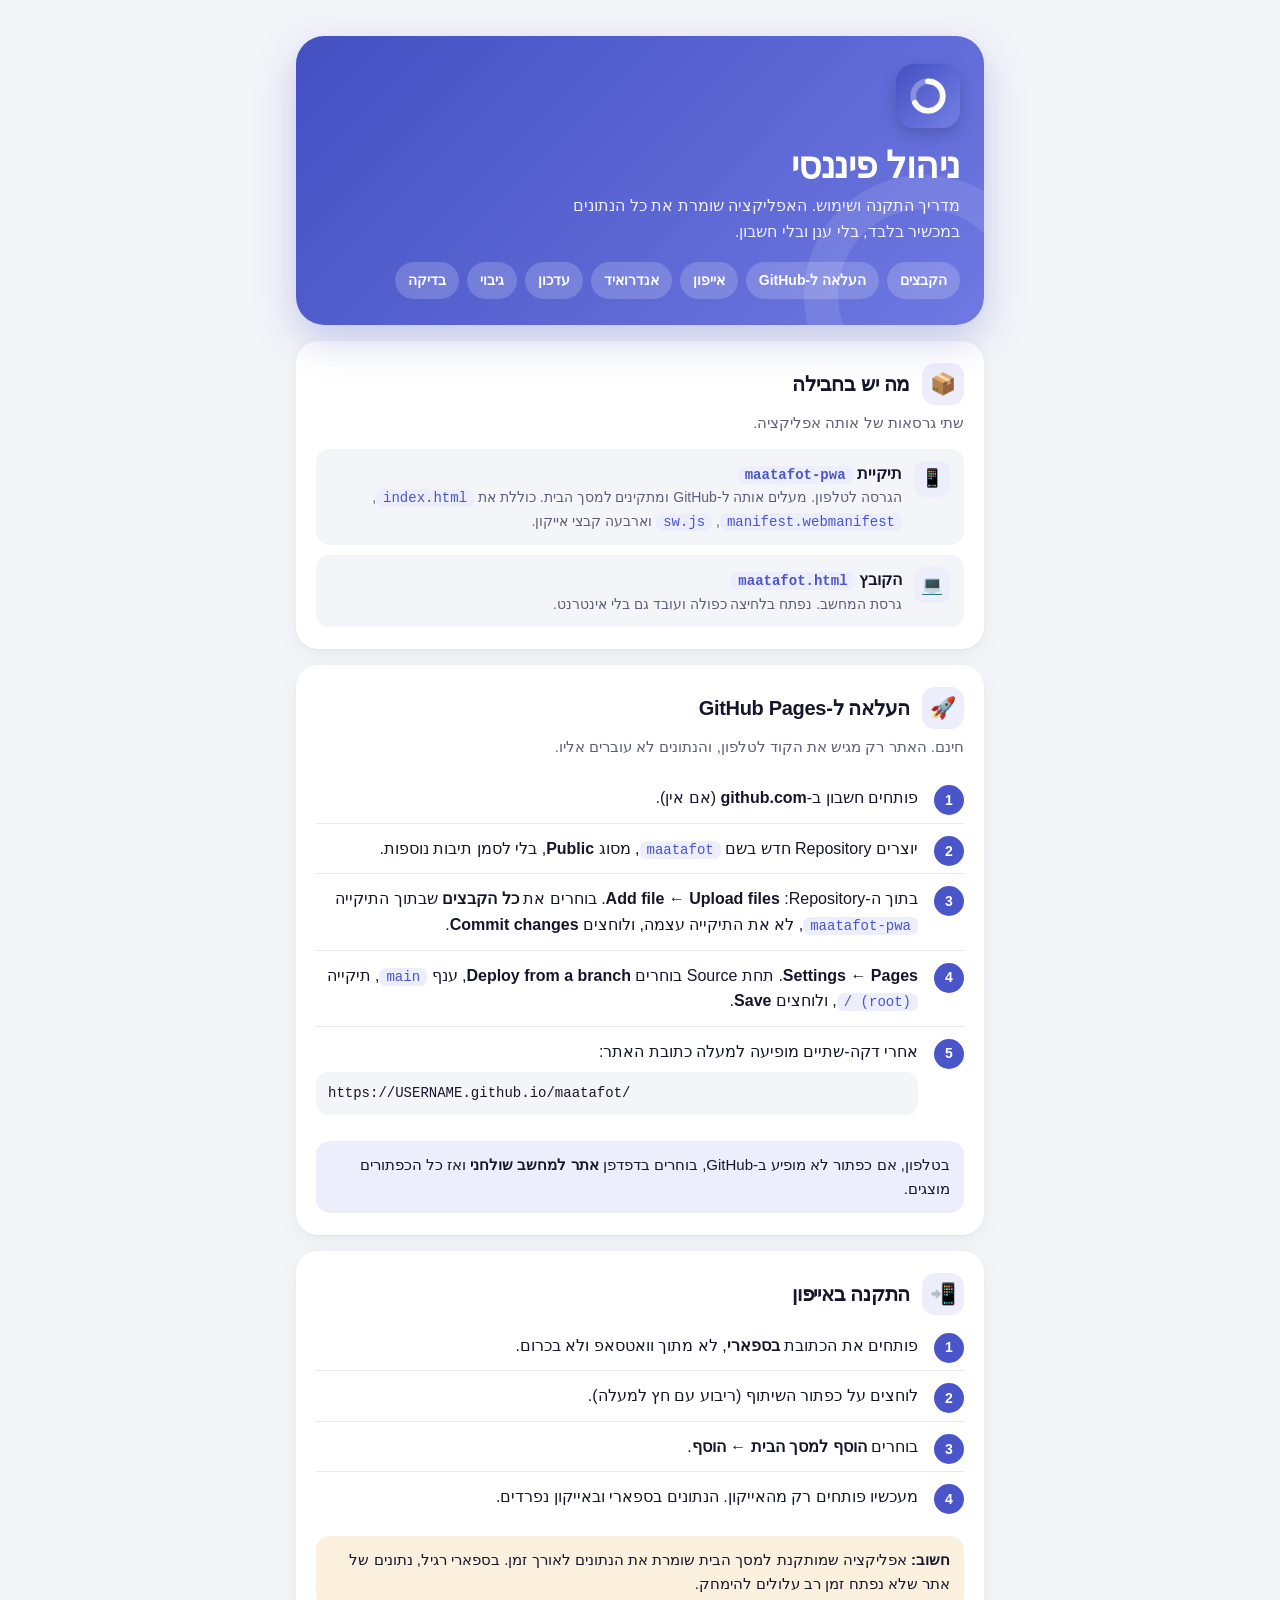
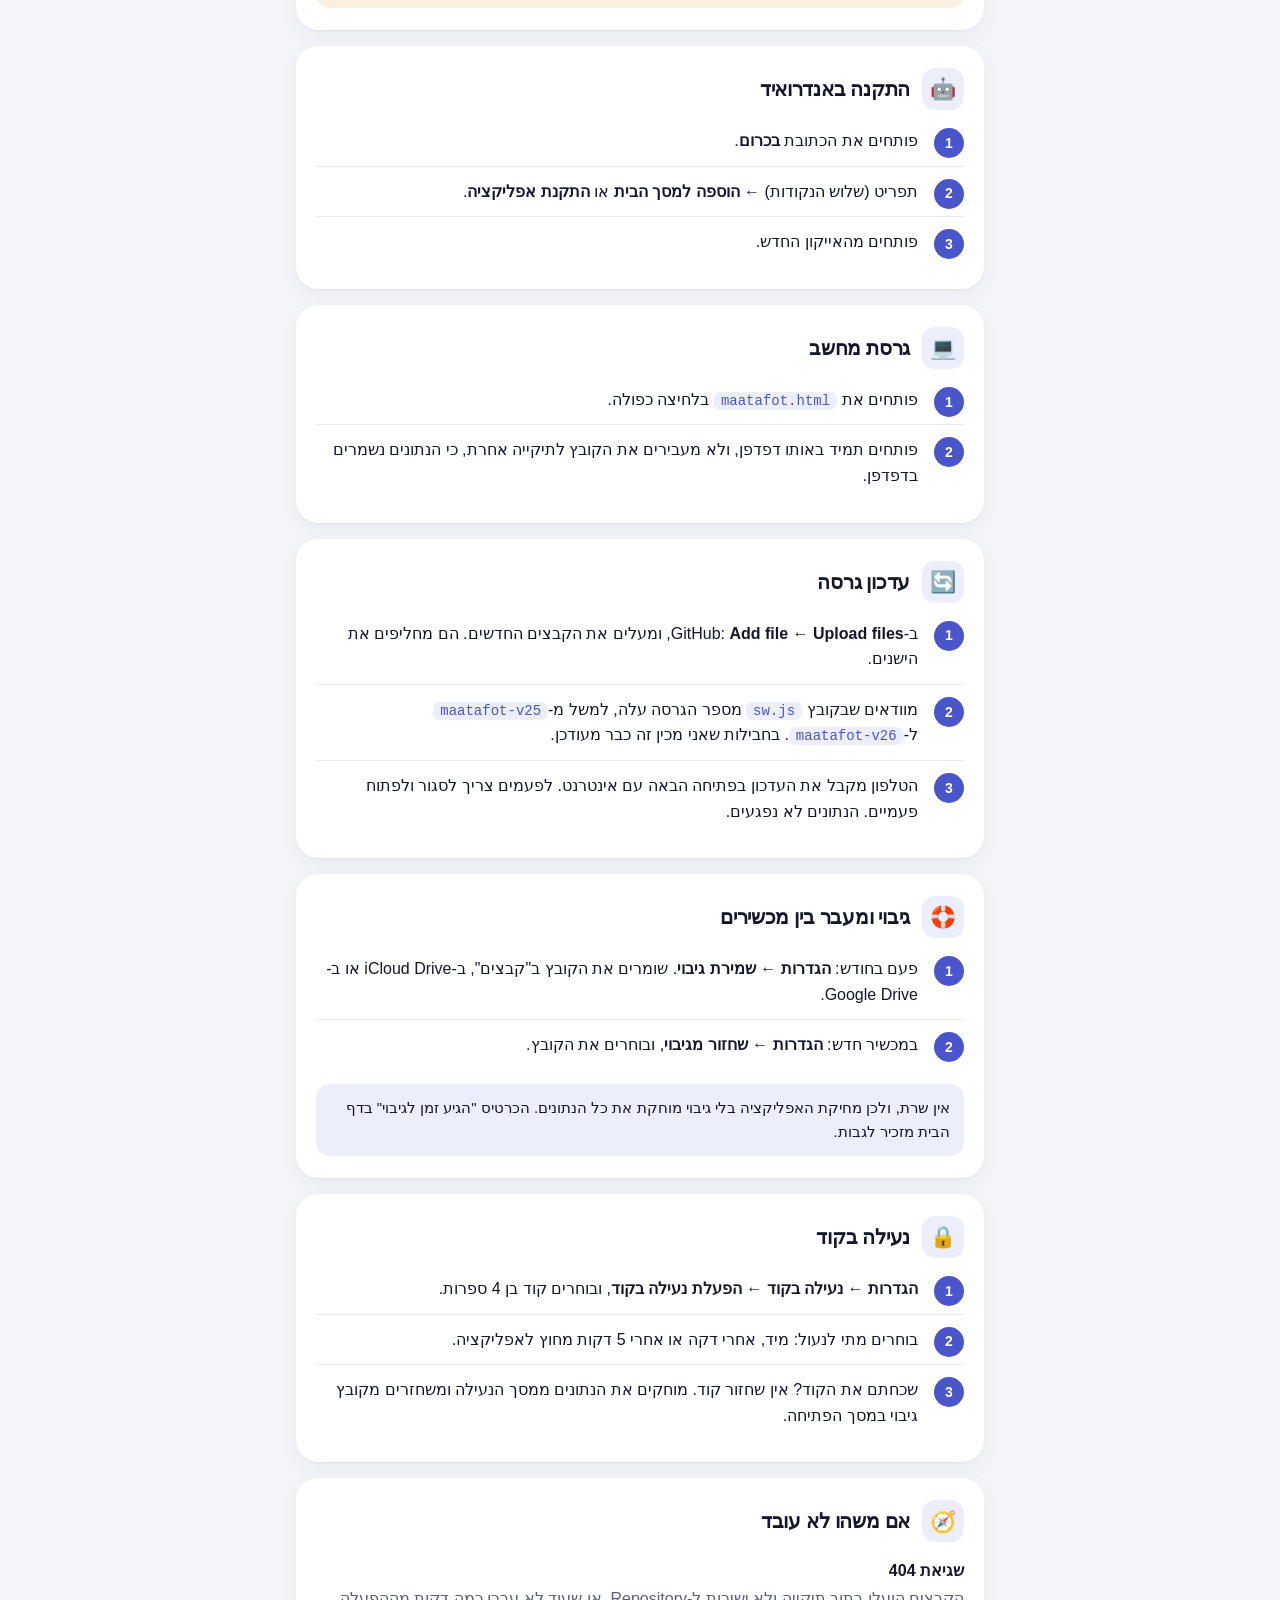
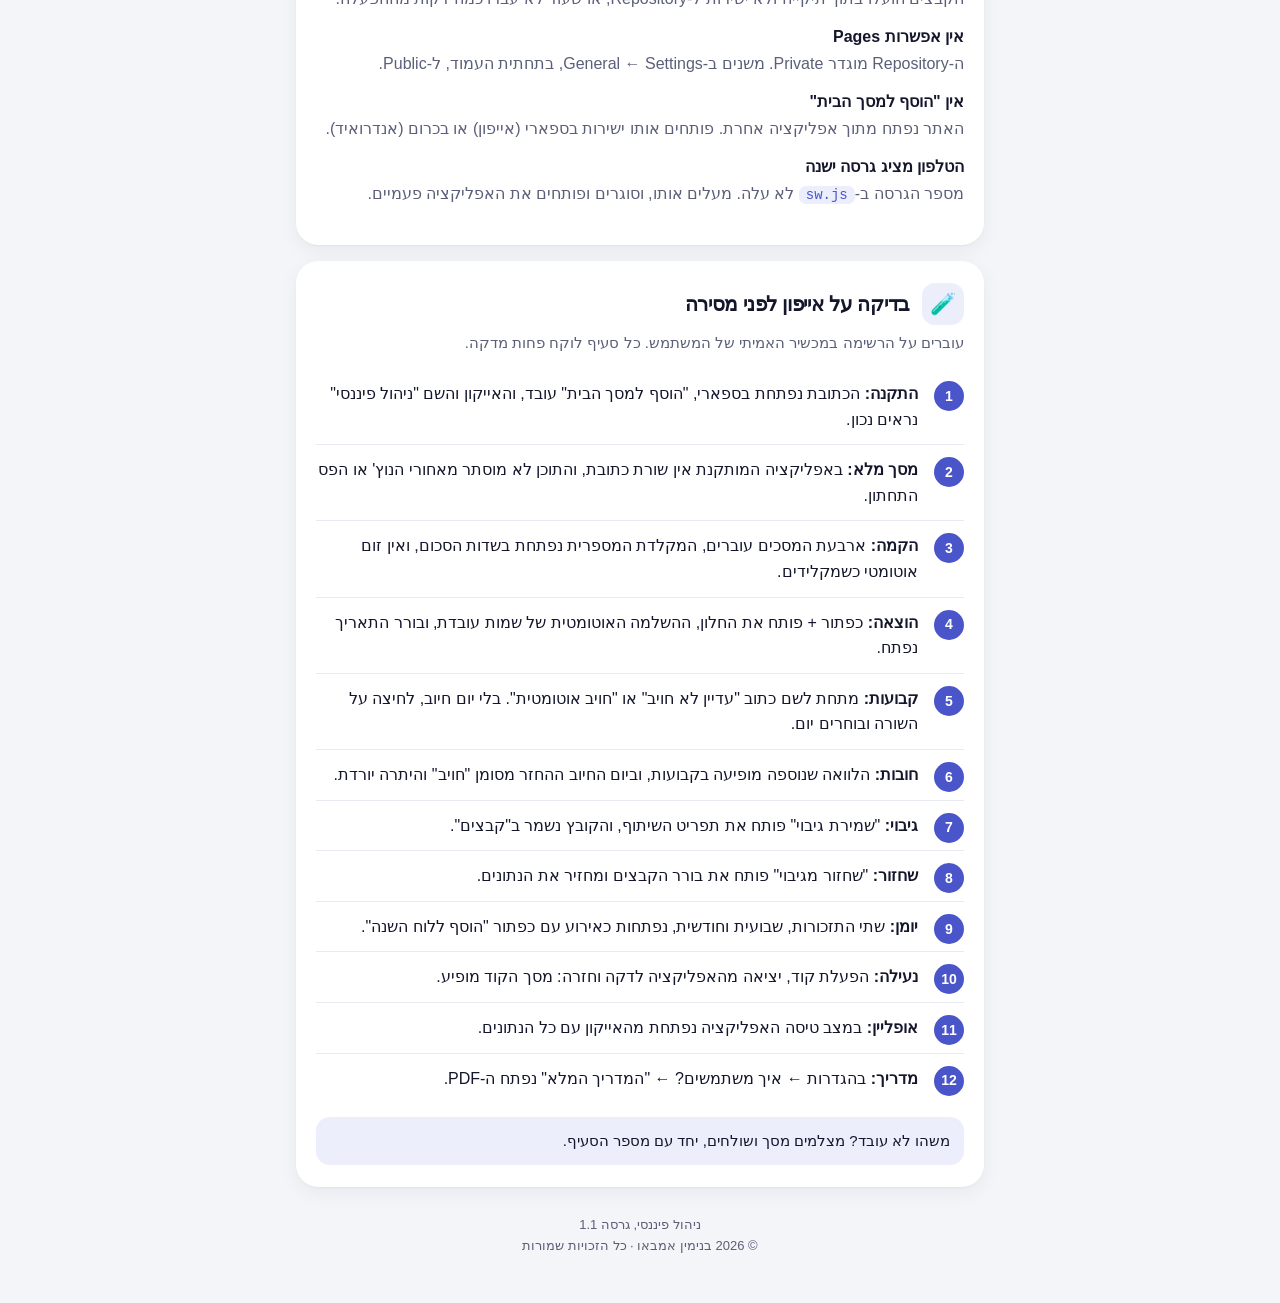
<file: install-guide.html>
<!DOCTYPE html>
<!-- ניהול פיננסי · © 2026 בנימין אמבאו · כל הזכויות שמורות -->
<html lang="he" dir="rtl">
<head>
<meta charset="UTF-8">
<meta name="viewport" content="width=device-width, initial-scale=1, viewport-fit=cover">
<title>ניהול פיננסי – מדריך התקנה</title>
<link rel="icon" type="image/png" href="[data-uri]">
<style>
:root{
  --paper:#F4F5F9; --surface:#FFFFFF; --ink:#14162B; --ink-2:#5B5F78; --line:#E8EAF1;
  --brand:#4A55C9; --brand-soft:#ECEEFC; --hero-a:#4450C2; --hero-b:#6F79E2;
  --warn:#B5701A; --warn-soft:#FBF0DD;
  --shadow:0 1px 2px rgba(20,22,43,.04), 0 6px 20px rgba(20,22,43,.05);
  --font:-apple-system, BlinkMacSystemFont, "SF Pro Text", "SF Hebrew", "Segoe UI", Roboto, "Noto Sans Hebrew", "Arial Hebrew", Arial, sans-serif;
  color-scheme:light;
  box-sizing:border-box;
  padding-top:env(safe-area-inset-top, 0px);
  padding-bottom:env(safe-area-inset-bottom, 0px);
}
@media (prefers-color-scheme: dark){
  :root:not([data-theme="light"]){
    --paper:#0E1020; --surface:#171A2E; --ink:#ECEEF8; --ink-2:#A3A8C3; --line:#262A42;
    --brand:#8B94F4; --brand-soft:#23285A; --hero-a:#3A44A8; --hero-b:#5560C9;
    --warn:#E8B054; --warn-soft:#3A2C12; --shadow:none; color-scheme:dark;
  }
}
:root[data-theme="dark"]{
  --paper:#0E1020; --surface:#171A2E; --ink:#ECEEF8; --ink-2:#A3A8C3; --line:#262A42;
  --brand:#8B94F4; --brand-soft:#23285A; --hero-a:#3A44A8; --hero-b:#5560C9;
  --warn:#E8B054; --warn-soft:#3A2C12; --shadow:none; color-scheme:dark;
}
*,*::before,*::after{box-sizing:border-box}
html{scroll-padding-top:env(safe-area-inset-top, 0px)}
body{margin:0;background:var(--paper);color:var(--ink);font-family:var(--font);font-size:16px;line-height:1.6;-webkit-font-smoothing:antialiased}
.wrap{max-width:720px;margin:0 auto;padding:20px 16px 48px}
header.hero{border-radius:28px;padding:28px 24px 26px;color:#fff;background:linear-gradient(135deg, var(--hero-a), var(--hero-b));
  box-shadow:0 14px 40px rgba(68,80,194,.28);position:relative;overflow:hidden}
header.hero::after{content:"";position:absolute;inset:auto -60px -90px auto;width:240px;height:240px;border-radius:50%;
  border:34px solid rgba(255,255,255,.10)}
.logo{width:64px;height:64px;border-radius:18px;display:block;box-shadow:0 6px 16px rgba(0,0,0,.18)}
.hero h1{font-size:30px;line-height:1.2;margin:16px 0 6px;letter-spacing:-.5px}
.hero p{margin:0;opacity:.9;max-width:44ch}
.chips{display:flex;flex-wrap:wrap;gap:8px;margin-top:18px;position:relative;z-index:1}
.chips a{color:#fff;text-decoration:none;font-size:14px;font-weight:600;background:rgba(255,255,255,.18);padding:7px 13px;border-radius:99px}
.chips a:active{background:rgba(255,255,255,.3)}
section.card{background:var(--surface);border-radius:22px;padding:22px 20px;margin-top:16px;box-shadow:var(--shadow)}
.card-head{display:flex;align-items:center;gap:12px;margin-bottom:6px}
.ic{width:42px;height:42px;border-radius:13px;background:var(--brand-soft);display:grid;place-items:center;font-size:21px;flex:none}
h2{font-size:20px;margin:0;letter-spacing:-.3px}
.sub{color:var(--ink-2);margin:4px 0 14px;font-size:15px}
ol.steps{list-style:none;counter-reset:s;margin:0;padding:0}
ol.steps > li{counter-increment:s;position:relative;padding:12px 46px 12px 0;border-top:1px solid var(--line)}
ol.steps > li:first-child{border-top:0}
ol.steps > li::before{content:counter(s);position:absolute;right:0;top:12px;width:30px;height:30px;border-radius:50%;
  background:var(--brand);color:#fff;font-weight:700;font-size:14px;display:grid;place-items:center}
:root[data-theme="dark"] ol.steps > li::before{color:#0E1020}
@media (prefers-color-scheme: dark){ :root:not([data-theme="light"]) ol.steps > li::before{color:#0E1020} }
ol.steps b{font-weight:650}
code{font-family:ui-monospace, "SF Mono", Menlo, Consolas, monospace;font-size:14px;background:var(--brand-soft);color:var(--brand);
  padding:1px 7px;border-radius:7px;direction:ltr;unicode-bidi:isolate;white-space:nowrap}
.url{display:block;margin-top:8px;padding:10px 12px;border-radius:12px;background:var(--paper);direction:ltr;text-align:left;
  font-family:ui-monospace, "SF Mono", Menlo, Consolas, monospace;font-size:14px;overflow-x:auto;white-space:nowrap}
.note{margin-top:14px;padding:12px 14px;border-radius:14px;background:var(--brand-soft);font-size:15px}
.note.warn{background:var(--warn-soft)}
.note b{font-weight:650}
.files{display:grid;gap:10px;margin-top:6px}
.file{display:flex;gap:12px;align-items:flex-start;padding:12px 14px;border-radius:14px;background:var(--paper)}
.file .ic{width:36px;height:36px;font-size:18px;border-radius:11px}
.file div{min-width:0}
.file small{display:block;color:var(--ink-2);font-size:14px}
.trouble dt{font-weight:650;margin-top:12px}
.trouble dd{margin:2px 0 0;color:var(--ink-2)}
footer{text-align:center;color:var(--ink-2);font-size:13px;margin-top:28px}
@media (min-width:640px){ .wrap{padding-top:36px} .hero h1{font-size:36px} }
</style>
</head>
<body>
<div class="wrap">

<header class="hero">
  <img class="logo" alt="" src="[data-uri]">
  <h1>ניהול פיננסי</h1>
  <p>מדריך התקנה ושימוש. האפליקציה שומרת את כל הנתונים במכשיר בלבד, בלי ענן ובלי חשבון.</p>
  <nav class="chips" aria-label="תוכן המדריך">
    <a href="#files">הקבצים</a><a href="#github">העלאה ל-GitHub</a><a href="#iphone">אייפון</a><a href="#android">אנדרואיד</a><a href="#update">עדכון</a><a href="#backup">גיבוי</a><a href="#checklist">בדיקה</a>
  </nav>
</header>

<section class="card" id="files">
  <div class="card-head"><span class="ic">📦</span><h2>מה יש בחבילה</h2></div>
  <p class="sub">שתי גרסאות של אותה אפליקציה.</p>
  <div class="files">
    <div class="file"><span class="ic">📱</span><div><b>תיקיית <code>maatafot-pwa</code></b><small>הגרסה לטלפון. מעלים אותה ל-GitHub ומתקינים למסך הבית. כוללת את <code>index.html</code>, <code>manifest.webmanifest</code>, <code>sw.js</code> וארבעה קבצי אייקון.</small></div></div>
    <div class="file"><span class="ic">💻</span><div><b>הקובץ <code>maatafot.html</code></b><small>גרסת המחשב. נפתח בלחיצה כפולה ועובד גם בלי אינטרנט.</small></div></div>
  </div>
</section>

<section class="card" id="github">
  <div class="card-head"><span class="ic">🚀</span><h2>העלאה ל-GitHub Pages</h2></div>
  <p class="sub">חינם. האתר רק מגיש את הקוד לטלפון, והנתונים לא עוברים אליו.</p>
  <ol class="steps">
    <li>פותחים חשבון ב-<b><bdi>github.com</bdi></b> (אם אין).</li>
    <li>יוצרים <bdi>Repository</bdi> חדש בשם <code>maatafot</code>, מסוג <b><bdi>Public</bdi></b>, בלי לסמן תיבות נוספות.</li>
    <li>בתוך ה-<bdi>Repository</bdi>: <b>Add file ← Upload files</b>. בוחרים את <b>כל הקבצים</b> שבתוך התיקייה <code>maatafot-pwa</code>, לא את התיקייה עצמה, ולוחצים <b><bdi>Commit changes</bdi></b>.</li>
    <li><b>Settings ← Pages</b>. תחת <bdi>Source</bdi> בוחרים <b><bdi>Deploy from a branch</bdi></b>, ענף <code>main</code>, תיקייה <code>/ (root)</code>, ולוחצים <b><bdi>Save</bdi></b>.</li>
    <li>אחרי דקה-שתיים מופיעה למעלה כתובת האתר:<span class="url" tabindex="0">https://USERNAME.github.io/maatafot/</span></li>
  </ol>
  <div class="note">בטלפון, אם כפתור לא מופיע ב-GitHub, בוחרים בדפדפן <b>אתר למחשב שולחני</b> ואז כל הכפתורים מוצגים.</div>
</section>

<section class="card" id="iphone">
  <div class="card-head"><span class="ic">📲</span><h2>התקנה באייפון</h2></div>
  <ol class="steps">
    <li>פותחים את הכתובת <b>בספארי</b>, לא מתוך וואטסאפ ולא בכרום.</li>
    <li>לוחצים על כפתור השיתוף (ריבוע עם חץ למעלה).</li>
    <li>בוחרים <b>הוסף למסך הבית</b> ← <b>הוסף</b>.</li>
    <li>מעכשיו פותחים רק מהאייקון. הנתונים בספארי ובאייקון נפרדים.</li>
  </ol>
  <div class="note warn"><b>חשוב:</b> אפליקציה שמותקנת למסך הבית שומרת את הנתונים לאורך זמן. בספארי רגיל, נתונים של אתר שלא נפתח זמן רב עלולים להימחק.</div>
</section>

<section class="card" id="android">
  <div class="card-head"><span class="ic">🤖</span><h2>התקנה באנדרואיד</h2></div>
  <ol class="steps">
    <li>פותחים את הכתובת <b>בכרום</b>.</li>
    <li>תפריט (שלוש הנקודות) ← <b>הוספה למסך הבית</b> או <b>התקנת אפליקציה</b>.</li>
    <li>פותחים מהאייקון החדש.</li>
  </ol>
</section>

<section class="card" id="desktop">
  <div class="card-head"><span class="ic">💻</span><h2>גרסת מחשב</h2></div>
  <ol class="steps">
    <li>פותחים את <code>maatafot.html</code> בלחיצה כפולה.</li>
    <li>פותחים תמיד באותו דפדפן, ולא מעבירים את הקובץ לתיקייה אחרת, כי הנתונים נשמרים בדפדפן.</li>
  </ol>
</section>

<section class="card" id="update">
  <div class="card-head"><span class="ic">🔄</span><h2>עדכון גרסה</h2></div>
  <ol class="steps">
    <li>ב-GitHub: <b>Add file ← Upload files</b>, ומעלים את הקבצים החדשים. הם מחליפים את הישנים.</li>
    <li>מוודאים שבקובץ <code>sw.js</code> מספר הגרסה עלה, למשל מ-<code>maatafot-v25</code> ל-<code>maatafot-v26</code>. בחבילות שאני מכין זה כבר מעודכן.</li>
    <li>הטלפון מקבל את העדכון בפתיחה הבאה עם אינטרנט. לפעמים צריך לסגור ולפתוח פעמיים. הנתונים לא נפגעים.</li>
  </ol>
</section>

<section class="card" id="backup">
  <div class="card-head"><span class="ic">🛟</span><h2>גיבוי ומעבר בין מכשירים</h2></div>
  <ol class="steps">
    <li>פעם בחודש: <b>הגדרות ← שמירת גיבוי</b>. שומרים את הקובץ ב"קבצים", ב-iCloud Drive או ב-Google Drive.</li>
    <li>במכשיר חדש: <b>הגדרות ← שחזור מגיבוי</b>, ובוחרים את הקובץ.</li>
  </ol>
  <div class="note">אין שרת, ולכן מחיקת האפליקציה בלי גיבוי מוחקת את כל הנתונים. הכרטיס "הגיע זמן לגיבוי" בדף הבית מזכיר לגבות.</div>
</section>

<section class="card" id="lock">
  <div class="card-head"><span class="ic">🔒</span><h2>נעילה בקוד</h2></div>
  <ol class="steps">
    <li><b>הגדרות ← נעילה בקוד ← הפעלת נעילה בקוד</b>, ובוחרים קוד בן 4 ספרות.</li>
    <li>בוחרים מתי לנעול: מיד, אחרי דקה או אחרי 5 דקות מחוץ לאפליקציה.</li>
    <li>שכחתם את הקוד? אין שחזור קוד. מוחקים את הנתונים ממסך הנעילה ומשחזרים מקובץ גיבוי במסך הפתיחה.</li>
  </ol>
</section>

<section class="card">
  <div class="card-head"><span class="ic">🧭</span><h2>אם משהו לא עובד</h2></div>
  <dl class="trouble">
    <dt>שגיאת 404</dt><dd>הקבצים הועלו בתוך תיקייה ולא ישירות ל-<bdi>Repository</bdi>, או שעוד לא עברו כמה דקות מההפעלה.</dd>
    <dt>אין אפשרות Pages</dt><dd>ה-<bdi>Repository</bdi> מוגדר Private. משנים ב-<bdi>Settings</bdi> ← <bdi>General</bdi>, בתחתית העמוד, ל-Public.</dd>
    <dt>אין "הוסף למסך הבית"</dt><dd>האתר נפתח מתוך אפליקציה אחרת. פותחים אותו ישירות בספארי (אייפון) או בכרום (אנדרואיד).</dd>
    <dt>הטלפון מציג גרסה ישנה</dt><dd>מספר הגרסה ב-<code>sw.js</code> לא עלה. מעלים אותו, וסוגרים ופותחים את האפליקציה פעמיים.</dd>
  </dl>
</section>

<section class="card" id="checklist">
  <div class="card-head"><span class="ic">🧪</span><h2>בדיקה על אייפון לפני מסירה</h2></div>
  <p class="sub">עוברים על הרשימה במכשיר האמיתי של המשתמש. כל סעיף לוקח פחות מדקה.</p>
  <ol class="steps">
    <li><b>התקנה:</b> הכתובת נפתחת בספארי, "הוסף למסך הבית" עובד, והאייקון והשם "ניהול פיננסי" נראים נכון.</li>
    <li><b>מסך מלא:</b> באפליקציה המותקנת אין שורת כתובת, והתוכן לא מוסתר מאחורי הנוץ' או הפס התחתון.</li>
    <li><b>הקמה:</b> ארבעת המסכים עוברים, המקלדת המספרית נפתחת בשדות הסכום, ואין זום אוטומטי כשמקלידים.</li>
    <li><b>הוצאה:</b> כפתור + פותח את החלון, ההשלמה האוטומטית של שמות עובדת, ובורר התאריך נפתח.</li>
    <li><b>קבועות:</b> מתחת לשם כתוב "עדיין לא חויב" או "חויב אוטומטית". בלי יום חיוב, לחיצה על השורה ובוחרים יום.</li>
    <li><b>חובות:</b> הלוואה שנוספה מופיעה בקבועות, וביום החיוב ההחזר מסומן "חויב" והיתרה יורדת.</li>
    <li><b>גיבוי:</b> "שמירת גיבוי" פותח את תפריט השיתוף, והקובץ נשמר ב"קבצים".</li>
    <li><b>שחזור:</b> "שחזור מגיבוי" פותח את בורר הקבצים ומחזיר את הנתונים.</li>
    <li><b>יומן:</b> שתי התזכורות, שבועית וחודשית, נפתחות כאירוע עם כפתור "הוסף ללוח השנה".</li>
    <li><b>נעילה:</b> הפעלת קוד, יציאה מהאפליקציה לדקה וחזרה: מסך הקוד מופיע.</li>
    <li><b>אופליין:</b> במצב טיסה האפליקציה נפתחת מהאייקון עם כל הנתונים.</li>
    <li><b>מדריך:</b> בהגדרות ← איך משתמשים? ← "המדריך המלא" נפתח ה-PDF.</li>
  </ol>
  <div class="note">משהו לא עובד? מצלמים מסך ושולחים, יחד עם מספר הסעיף.</div>
</section>

<footer>ניהול פיננסי, גרסה 1.1<br>© 2026 בנימין אמבאו · כל הזכויות שמורות</footer>
</div>
</body>
</html>
</file>
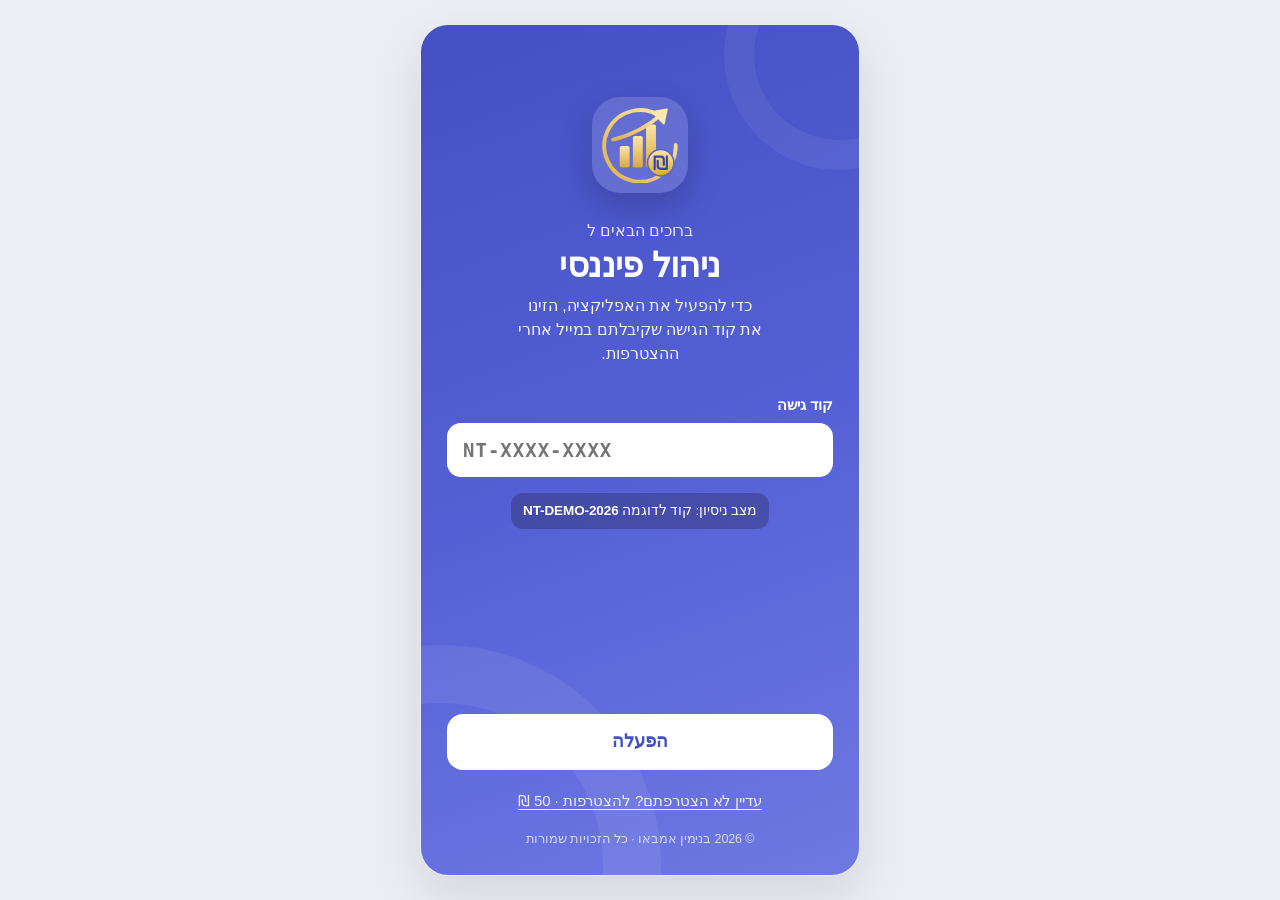
<file: maatafot.html>
<!DOCTYPE html>
<!-- ניהול פיננסי · © 2026 בנימין אמבאו · כל הזכויות שמורות. אין להעתיק, להפיץ או לשנות ללא אישור בכתב. -->
<html lang="he" dir="rtl">
<head>
<meta charset="UTF-8">
<meta name="viewport" content="width=device-width, initial-scale=1, viewport-fit=cover">
<meta name="apple-mobile-web-app-capable" content="yes">
<meta name="mobile-web-app-capable" content="yes">
<meta name="apple-mobile-web-app-status-bar-style" content="default">
<meta name="apple-mobile-web-app-title" content="ניהול פיננסי">
<meta name="theme-color" content="#F4F5F9" media="(prefers-color-scheme: light)">
<meta name="theme-color" content="#0E1020" media="(prefers-color-scheme: dark)">
<link rel="icon" type="image/png" href="[data-uri]">
<script>window.__BUILD="file";</script>
<title>ניהול פיננסי</title>
<meta name="description" content="ניהול פיננסי אישי: כמה נשאר להוציא, לאן הכסף הולך, וחיסכון בכל חודש. בחינם, בלי הרשמה, והנתונים נשארים במכשיר.">
<meta property="og:type" content="website">
<meta property="og:url" content="https://nihul-taktziv.github.io/maatafot/">
<meta property="og:locale" content="he_IL">
<meta property="og:title" content="ניהול פיננסי">
<meta property="og:description" content="כמה נשאר להוציא, לאן הכסף הולך, וחיסכון בכל חודש. בחינם ובלי הרשמה.">
<meta property="og:image" content="https://nihul-taktziv.github.io/og.jpg">
<meta property="og:image:width" content="1200">
<meta property="og:image:height" content="630">
<meta property="og:image:alt" content="ניהול פיננסי: מסך הבית של האפליקציה">
<meta name="twitter:card" content="summary_large_image">
<meta name="twitter:image" content="https://nihul-taktziv.github.io/og.jpg">
<style>
:root{
  --paper:#F5F7F4; --surface:#FFFFFF; --ink:#1E2A28; --ink-2:#5C6B68; --line:#E3E8E4;
  --kraft:#E9DBBF; --kraft-ink:#7A6440;
  --seal:#2F7D62; --seal-soft:#DCEBE3; --on-seal:#FFFFFF;
  --amber:#A8721A; --amber-soft:#F5EAD3;
  --rose:#B4465A; --rose-soft:#F6E2E5;
  --spent:#46635E; --track:#EBEFEC;
  --shadow:0 1px 2px rgba(30,42,40,.06), 0 8px 24px rgba(30,42,40,.06);
  --font:"Rubik", -apple-system, "SF Hebrew", "Arial Hebrew", Arial, sans-serif;
  color-scheme:light;
  box-sizing:border-box;
  padding-top:env(safe-area-inset-top, 0px);
}
@media (prefers-color-scheme: dark){
  :root:not([data-theme="light"]){
    --paper:#101614; --surface:#19211F; --ink:#E6EDEA; --ink-2:#9AAAA6; --line:#2A3431;
    --kraft:#3F3626; --kraft-ink:#E3CFA6;
    --seal:#5FB592; --seal-soft:#1F3A30; --on-seal:#0E1A15;
    --amber:#E0A84A; --amber-soft:#3A2E17;
    --rose:#E07A8C; --rose-soft:#3B2026;
    --spent:#8FB0A9; --track:#24302D;
    --shadow:none;
    color-scheme:dark;
  }
}
:root[data-theme="dark"]{
  --paper:#101614; --surface:#19211F; --ink:#E6EDEA; --ink-2:#9AAAA6; --line:#2A3431;
  --kraft:#3F3626; --kraft-ink:#E3CFA6;
  --seal:#5FB592; --seal-soft:#1F3A30; --on-seal:#0E1A15;
  --amber:#E0A84A; --amber-soft:#3A2E17;
  --rose:#E07A8C; --rose-soft:#3B2026;
  --spent:#8FB0A9; --track:#24302D;
  --shadow:none;
  color-scheme:dark;
}
*,*::before,*::after{box-sizing:border-box}
html{height:100%;background:var(--paper);scroll-padding-top:env(safe-area-inset-top, 0px)}
body{height:100%;margin:0;background:var(--paper);color:var(--ink);font-family:var(--font);
  font-size:16px;line-height:1.5;-webkit-font-smoothing:antialiased;-webkit-tap-highlight-color:transparent}
button,input{font:inherit;color:inherit}
button{cursor:pointer}
:focus-visible{outline:2px solid var(--seal);outline-offset:2px;border-radius:8px}
bdi{font-variant-numeric:tabular-nums}

/* App shell */
.app{height:100%;display:flex;flex-direction:column;position:relative;overflow:hidden;background:var(--paper)}
.top{padding:14px 20px 8px;display:flex;align-items:center;justify-content:space-between;gap:12px}
.brand{font-weight:700;font-size:20px;letter-spacing:-.2px}
.month{display:flex;align-items:center;gap:4px;background:var(--surface);border:1px solid var(--line);border-radius:999px;padding:3px}
.month button{width:34px;height:34px;border:0;background:transparent;border-radius:50%;display:grid;place-items:center}
.month button:active{background:var(--track)}
.month span{min-width:96px;text-align:center;font-weight:500;font-size:15px}
main{flex:1;overflow-y:auto;-webkit-overflow-scrolling:touch;padding:6px 16px 28px}

/* Envelope hero */
.hero{background:var(--surface);border:1px solid var(--line);border-radius:24px;box-shadow:var(--shadow);position:relative;overflow:hidden;margin-top:6px}
.flap{height:78px;background:var(--kraft);clip-path:polygon(0 0,100% 0,100% 34%,50% 100%,0 34%)}
.seal{position:absolute;top:42px;left:50%;transform:translateX(-50%);width:78px;height:78px;border-radius:50%;
  background:var(--seal);color:var(--on-seal);display:flex;flex-direction:column;align-items:center;justify-content:center;
  box-shadow:0 0 0 5px var(--surface);text-align:center;line-height:1.15}
.seal small{font-size:11px;opacity:.9}
.seal b{font-size:15px;font-weight:600}
.hero-body{padding:50px 20px 20px;text-align:center}
.hero-label{color:var(--ink-2);font-size:15px}
.hero-num{font-size:46px;font-weight:700;letter-spacing:-1px;line-height:1.1;margin:4px 0 6px}
.hero-num.over{color:var(--rose)}
.hero-sub{font-size:14px;color:var(--ink-2);max-width:30ch;margin:0 auto}
.stack{display:flex;height:10px;border-radius:99px;overflow:hidden;background:var(--track);margin:20px 0 12px;gap:2px}
.stack i{display:block;height:100%}
.legend{display:grid;grid-template-columns:repeat(3,1fr);gap:8px;text-align:right}
.legend div{font-size:12px;color:var(--ink-2)}
.legend b{display:block;font-size:15px;color:var(--ink);font-weight:600}
.dot{display:inline-block;width:8px;height:8px;border-radius:50%;margin-left:5px;vertical-align:1px}

/* Sections */
.sec-head{display:flex;align-items:baseline;justify-content:space-between;margin:26px 4px 10px}
.sec-head h2{font-size:18px;margin:0;font-weight:600}
.sec-head span{font-size:13px;color:var(--ink-2)}
.list{background:var(--surface);border:1px solid var(--line);border-radius:18px;overflow:hidden}
.env{width:100%;display:block;text-align:right;background:none;border:0;padding:14px 16px;border-bottom:1px solid var(--line)}
.env:last-child{border-bottom:0}
.env:active{background:var(--track)}
.env-row{display:flex;justify-content:space-between;align-items:center;gap:10px}
.env-name{font-weight:500;display:flex;align-items:center;min-width:0}
.env-name span{overflow:hidden;text-overflow:ellipsis;white-space:nowrap}
.env-status{font-size:13px;font-weight:500;white-space:nowrap;padding:2px 9px;border-radius:99px;background:var(--seal-soft);color:var(--seal)}
.env-status.warn{background:var(--amber-soft);color:var(--amber)}
.env-status.over{background:var(--rose-soft);color:var(--rose)}
.env-status.none{background:var(--track);color:var(--ink-2)}
.bar{height:6px;border-radius:99px;background:var(--track);margin:10px 0 6px;overflow:hidden}
.bar i{display:block;height:100%;border-radius:99px;background:var(--seal);transition:width .4s ease}
.bar i.warn{background:var(--amber)} .bar i.over{background:var(--rose)}
.env-meta{font-size:12px;color:var(--ink-2)}
.exp{width:100%;display:flex;align-items:center;gap:12px;text-align:right;background:none;border:0;padding:12px 16px;border-bottom:1px solid var(--line)}
.exp:last-child{border-bottom:0}
.exp:active{background:var(--track)}
.exp-ic{width:38px;height:38px;border-radius:12px;flex:none;display:grid;place-items:center;font-weight:600;font-size:15px}
.exp-main{flex:1;min-width:0}
.exp-main b{display:block;font-weight:500;overflow:hidden;text-overflow:ellipsis;white-space:nowrap}
.exp-main small{color:var(--ink-2);font-size:12px}
.exp-amt{font-weight:600;white-space:nowrap}
.empty{padding:22px 18px;text-align:center;color:var(--ink-2);font-size:14px}
.more{display:block;width:100%;border:0;background:none;padding:12px;color:var(--seal);font-weight:500;border-top:1px solid var(--line)}

/* Install banner */
.install{margin:8px 0 4px;background:var(--seal-soft);border-radius:16px;padding:12px 14px;display:flex;gap:10px;align-items:flex-start;font-size:14px}
.install p{margin:0;flex:1}
.install button{border:0;background:none;color:var(--ink-2);padding:2px 6px;font-size:18px;line-height:1}

/* Tab bar */
.tabs{display:flex;align-items:flex-end;justify-content:space-around;background:var(--surface);border-top:1px solid var(--line);
  padding:6px 6px max(8px, env(safe-area-inset-bottom, 0px))}
.tab{flex:1;border:0;background:none;display:flex;flex-direction:column;align-items:center;gap:2px;padding:6px 0;font-size:11px;color:var(--ink-2)}
.tab svg{width:24px;height:24px}
.tab[aria-current="page"]{color:var(--seal);font-weight:500}
.fab-wrap{flex:1;display:flex;justify-content:center}
.fab{width:58px;height:58px;border-radius:50%;border:0;background:var(--seal);color:var(--on-seal);display:grid;place-items:center;
  margin-top:-26px;box-shadow:0 0 0 5px var(--surface),0 6px 16px rgba(47,125,98,.35)}
.fab svg{width:28px;height:28px}
.fab:active{transform:scale(.95)}

/* Budget screen */
.card{background:var(--surface);border:1px solid var(--line);border-radius:20px;padding:16px;box-shadow:var(--shadow)}
.sum h2{font-size:18px;margin:0 0 10px;font-weight:600}
.sum table{width:100%;border-collapse:collapse;font-size:14px}
.sum th{font-weight:500;color:var(--ink-2);font-size:12px;text-align:left;padding:0 0 6px}
.sum th:first-child{text-align:right}
.sum td{padding:7px 0;border-top:1px solid var(--line);text-align:left;white-space:nowrap}
.sum td:first-child{text-align:right;color:var(--ink-2);white-space:normal}
.sum tr.total td{font-weight:600;color:var(--ink);font-size:15px}
.sum td.est{color:var(--ink-2)}
.sum .hint{margin:8px 0 0}
.verdict{margin-top:12px;border-radius:14px;padding:11px 13px;font-size:14px;background:var(--seal-soft);color:var(--seal)}
.verdict.over{background:var(--rose-soft);color:var(--rose)}
.verdict b{font-weight:600}
.saverow{margin-top:12px;width:100%;display:flex;align-items:center;justify-content:space-between;gap:10px;background:var(--surface);
  border:1px solid var(--line);border-radius:16px;padding:14px 16px;text-align:right}
.saverow small{display:block;color:var(--ink-2);font-size:12px}
.saverow .pill{background:var(--seal);color:var(--on-seal);border-radius:99px;padding:5px 12px;font-weight:600;white-space:nowrap}
.copyprev{margin-top:10px;width:100%;border:1px dashed var(--line);background:none;border-radius:14px;padding:11px;color:var(--ink-2);font-size:14px}
.line-nums{display:flex;flex-wrap:wrap;gap:4px 18px;margin-top:6px;font-size:12px;color:var(--ink-2)}
.line-nums b{font-weight:600;color:var(--ink);font-size:14px;margin-right:4px}
.addline{display:flex;align-items:center;justify-content:center;gap:6px;width:100%;border:0;border-top:1px solid var(--line);background:none;
  padding:13px;color:var(--seal);font-weight:500;font-size:15px}
.addline svg{width:18px;height:18px}
.sec-sub{font-size:13px;color:var(--ink-2);margin:-6px 4px 10px}
.hint{font-size:12px;color:var(--ink-2);margin-top:6px}

/* Savings screen */
.yr{background:var(--surface);border:1px solid var(--line);border-radius:24px;padding:20px 18px 18px;box-shadow:var(--shadow);text-align:center}
.yr-label{color:var(--ink-2);font-size:15px}
.yr-num{font-size:40px;font-weight:700;letter-spacing:-1px;line-height:1.15;margin:2px 0}
.yr-of{font-size:14px;color:var(--ink-2)}
.seals{display:grid;grid-template-columns:repeat(6,1fr);gap:10px 6px;margin:20px 0 6px}
.sl{display:flex;flex-direction:column;align-items:center;gap:4px;font-size:11px;color:var(--ink-2);background:none;border:0;padding:0}
.sl i{width:34px;height:34px;border-radius:50%;display:grid;place-items:center;border:2px solid var(--line);background:transparent;color:var(--on-seal)}
.sl i svg{width:16px;height:16px}
.sl.met i{background:var(--seal);border-color:var(--seal)}
.sl.miss i{border-color:var(--rose);background:var(--rose-soft);color:var(--rose)}
.sl.pend i{border-style:dashed;border-color:var(--amber)}
.sl.prog i{border-color:var(--seal);background:var(--seal-soft)}
.sl.out i{opacity:.45}
.sl.now span{color:var(--ink);font-weight:600}
.yr .bar{height:8px;margin:16px 0 10px}
.yr-msg{font-size:14px;color:var(--ink);background:var(--paper);border-radius:14px;padding:11px 13px;text-align:right}
.nudge{width:100%;margin:8px 0 2px;display:flex;align-items:center;gap:12px;background:var(--amber-soft);color:var(--ink);border:0;border-radius:16px;padding:13px 14px;text-align:right;font-size:14px}
.nudge b{display:block;font-size:15px}
.nudge .go{margin-right:auto;color:var(--amber);font-weight:600;white-space:nowrap}
.switch{display:flex;align-items:center;justify-content:space-between;gap:12px;margin-top:14px;padding:12px 14px;background:var(--paper);border:1px solid var(--line);border-radius:14px}
.switch input{width:22px;height:22px;accent-color:var(--seal)}
.info{margin-top:12px;font-size:13px;color:var(--ink-2);background:var(--paper);border-radius:12px;padding:10px 12px}

/* Home chart + expenses tabs */
.legend-mini{display:flex;justify-content:center;gap:16px;font-size:13px;color:var(--ink-2)}
.chart{margin-top:14px}
.chart h2{font-size:18px;margin:0 0 12px;font-weight:600}
.chart-row{display:flex;flex-direction:column;align-items:center;gap:14px}
.donut{width:160px;height:160px;flex:none}
.donut-num{font:700 14px var(--font);fill:var(--ink)}
.donut-lbl{font:400 10px var(--font);fill:var(--ink-2)}
.chart-legend{list-style:none;margin:0;padding:0;width:100%;display:flex;flex-direction:column;gap:0}
.chart-legend li{display:flex;align-items:center;gap:8px;font-size:15px;padding:8px 2px;border-top:1px solid var(--line)}
.chart-legend span{flex:1;min-width:0;overflow:hidden;text-overflow:ellipsis;white-space:nowrap}
.chart-legend b{font-weight:600;white-space:nowrap}
.chart-legend .dot{margin-left:0;flex:none}
.chart-legend li.lg-head{border-top:0;padding:14px 2px 4px;font-size:13px;color:var(--ink-2)}
.chart-legend li.lg-head b{font-size:13px;color:var(--ink-2);font-weight:600}
.chart-legend li.lg-head:first-child{padding-top:0}
.sum{margin-top:14px}
.pill-soft{background:var(--seal-soft) !important;color:var(--seal) !important}
.seg-top{margin:6px 0 14px}
.tab-total{display:flex;align-items:baseline;gap:6px;flex-wrap:wrap;margin:0 4px 8px;font-size:14px;color:var(--ink-2)}
.tab-total b{font-size:22px;color:var(--ink);font-weight:700}
.catrow{display:flex;align-items:stretch;border-bottom:1px solid var(--line)}
.catrow:last-of-type{border-bottom:1px solid var(--line)}
.catrow .env{flex:1;border-bottom:0;min-width:0}
.catrow .edit{width:46px;flex:none;border:0;border-right:1px solid var(--line);background:none;color:var(--ink-2);display:grid;place-items:center}
.catrow .edit:active{background:var(--track)}
.catrow .quick{width:64px;flex:none;border:0;border-right:1px solid var(--line);background:none;color:var(--seal);font-weight:600;font-size:14px}
.catrow .quick:active{background:var(--seal-soft)}
.day-head{display:flex;justify-content:space-between;align-items:baseline;padding:9px 16px 7px;background:var(--paper);border-bottom:1px solid var(--line);font-size:13px;color:var(--ink-2)}
.day-head b{font-weight:600;color:var(--ink);font-size:14px}
.list > .day-head:not(:first-child){border-top:1px solid var(--line)}
.cat-sum{display:flex;align-items:center;gap:18px;margin-bottom:8px}
.cat-sum div span{display:block;font-size:12px;color:var(--ink-2)}
.cat-sum div b{font-size:20px;font-weight:700}
.cat-sum .env-status{margin-right:auto}
#sheetTitle .dot{margin-left:8px}
select.field{appearance:none;-webkit-appearance:none}

.empty-month{text-align:center;padding:28px 20px 18px;margin-top:6px}
.empty-month .em-ic{width:56px;height:56px;border-radius:50%;background:var(--kraft);color:var(--kraft-ink);display:grid;place-items:center;margin:0 auto 12px}
.empty-month .em-ic svg{width:28px;height:28px}
.empty-month h2{font-size:20px;margin:0 0 8px}
.empty-month p{color:var(--ink-2);margin:0 auto 18px;max-width:32ch;font-size:15px}
.empty-month .btn{width:100%;margin-top:10px;font-size:16px}

/* Settings screen */
.set-card{background:var(--surface);border:1px solid var(--line);border-radius:20px;padding:16px;margin-bottom:14px}
.set-card h2{font-size:17px;margin:0 0 4px;font-weight:600}
.set-card p{margin:0;color:var(--ink-2);font-size:14px}
.set-card .btn{width:100%;margin-top:12px;font-size:16px;min-height:50px}
.btn-outline{background:none;border:1.5px solid var(--seal) !important;color:var(--seal)}
.set-title{font-size:26px;font-weight:700;letter-spacing:-.4px;margin:4px 4px 14px}
.set-alert{display:flex;align-items:center;gap:12px;background:var(--amber-soft);color:var(--amber);border-radius:18px;padding:12px 14px;margin-bottom:18px}
.set-alert>span:first-child{font-size:20px}
.set-alert-t{flex:1;min-width:0;font-weight:600;font-size:15px;line-height:1.35}
.set-alert-t small{display:block;font-weight:400;font-size:13px;color:var(--ink-2);margin-top:2px}
.set-alert .btn{min-height:40px;padding:0 16px;font-size:15px;flex:none;width:auto;margin:0}
.set-grp{margin-bottom:18px}
.set-grp>h3{font-size:13px;font-weight:600;color:var(--ink-2);margin:0 8px 7px}
.set-list{background:var(--surface);border-radius:18px;box-shadow:var(--shadow);overflow:hidden}
.set-row{width:100%;display:flex;align-items:center;gap:12px;border:0;background:none;padding:11px 14px;min-height:58px;text-align:right;color:var(--ink);font:inherit;position:relative}
.set-row+.set-row::before{content:"";position:absolute;top:0;right:62px;left:0;border-top:1px solid var(--line)}
.set-row>svg{color:var(--ink-2);opacity:.6;flex:none}
.set-ic{width:36px;height:36px;border-radius:11px;display:grid;place-items:center;font-size:18px;flex:none;background:var(--seal-soft)}
.set-t{flex:1;min-width:0;font-weight:600;font-size:16px}
.set-v{color:var(--ink-2);font-size:14px;white-space:nowrap}
.set-v.warn{color:var(--amber);font-weight:600}
.set-row-static{cursor:default}
.set-seg{flex:none;margin:0;min-width:0}
.set-row .set-seg{grid-auto-columns:auto;display:grid;grid-auto-flow:column;grid-template-columns:none}
.set-row .set-seg button{padding:6px 12px;font-size:13.5px;white-space:nowrap}
.set-danger{display:block;margin:4px auto 6px;background:none;border:0;color:var(--rose);font-weight:600;font-size:15px;font-family:inherit;padding:12px 18px;border-radius:12px}
.set-sheet p{margin:0;color:var(--ink-2);font-size:14.5px}
.set-sheet .btn{width:100%;margin-top:12px;font-size:16px;min-height:50px}
.set-sheet .btn-ghost#sCancel{margin-top:10px}
.set-sheet .last-bk{margin-top:12px}
.pname{display:grid;grid-template-columns:1fr 1fr;gap:10px;margin-top:14px}
.pname .rem-f input{text-align:right;font-weight:500}
.ob-agree{display:flex;gap:10px;align-items:flex-start;margin:16px 2px 0;font-size:14.5px;line-height:1.5;color:var(--ink);cursor:pointer}
.ob-agree input{width:22px;height:22px;flex:none;margin:1px 0 0;accent-color:var(--seal)}
.ob-agree a{color:var(--seal)}
.set-row[href]{text-decoration:none;color:inherit}
.pf-note{display:flex;gap:6px;align-items:center;margin:14px 0 0;color:var(--ink-2);font-size:13.5px}
.pf-note .lic{color:var(--seal);flex:none}
.pq{background:var(--surface);border:1px solid var(--line);border-radius:16px;padding:12px 14px;margin-top:12px}
.pq-h{display:flex;justify-content:space-between;align-items:center;gap:10px}
.pq-h b{font-size:15.5px}
.pq-why{background:none;border:0;color:var(--seal);font:600 13px var(--font);padding:4px 0;white-space:nowrap}
.pq-ex{margin:6px 0 0;color:var(--ink-2);font-size:13.5px;line-height:1.45}
.pchips{display:flex;flex-wrap:wrap;gap:8px;margin-top:10px}
.pchips button{border:1.5px solid var(--line);background:var(--paper);color:var(--ink);border-radius:99px;padding:8px 14px;font:600 14.5px var(--font);min-height:40px;transition:background .15s,border-color .15s}
.pchips button[aria-checked=true]{background:var(--seal);border-color:var(--seal);color:var(--on-seal,#fff)}
.kids{display:flex;align-items:center;justify-content:space-between;margin-top:10px;font-size:14.5px}
.kids[hidden]{display:none}
.stepper{display:flex;align-items:center;gap:12px}
.stepper button{width:38px;height:38px;border-radius:50%;border:1.5px solid var(--line);background:var(--paper);color:var(--ink);font:700 18px var(--font)}
.stepper b{min-width:16px;text-align:center;font-size:17px}
.set-sheet .pq{background:var(--paper);border-color:transparent}
.set-sheet .pchips button:not([aria-checked=true]){background:var(--surface)}
.greet{display:flex;flex-direction:column;gap:2px;margin:0 4px 12px}
.greet b{font-size:20px;letter-spacing:-.3px}
.greet span{display:flex;align-items:center;gap:5px;color:var(--ink-2);font-size:13.5px}
.greet span .lic{color:var(--seal)}
.greet-card{width:100%;display:flex;align-items:center;gap:12px;border:0;border-radius:18px;background:var(--seal-soft);color:var(--ink);padding:12px 14px;margin-bottom:12px;text-align:right;font:inherit;position:relative}
.gc-ic{width:38px;height:38px;border-radius:12px;background:var(--seal);color:var(--on-seal,#fff);display:grid;place-items:center;flex:none}
.gc-t{flex:1;min-width:0}.gc-t b{display:block;font-size:15px;color:var(--seal)}.gc-t small{display:block;color:var(--ink-2);font-size:13px}
.gc-x{font-style:normal;font-size:22px;color:var(--ink-2);padding:0 6px;line-height:1}
.sh-p{margin:0 0 12px;color:var(--ink-2);font-size:15.5px;line-height:1.55}
.sh-list{margin:0 0 12px;padding:0 20px 0 0;font-size:15.5px;line-height:1.55;display:flex;flex-direction:column;gap:6px}
.wn-list{list-style:none;margin:0 0 4px;padding:0;display:flex;flex-direction:column;gap:14px}
.wn-list li{display:flex;gap:12px;align-items:flex-start}
.wn-list b{display:block;font-size:15.5px}
.wn-list span:not(.wn-ic){display:block;color:var(--ink-2);font-size:14px;line-height:1.45;margin-top:1px}
.wn-ic{width:38px;height:38px;border-radius:12px;background:var(--seal-soft);color:var(--seal);display:grid;place-items:center;flex:none}
.inc-var{margin-top:16px}
.bonus-ill{width:130px;margin:-4px auto 4px}
.rem-card{background:var(--paper);border-radius:18px;padding:14px;margin-top:14px}
.rem-h{display:flex;align-items:center;gap:10px;margin-bottom:10px}
.rem-h b{display:block;font-size:16px}
.rem-h small{display:block;color:var(--ink-2);font-size:13px}
.rem-ic{width:38px;height:38px;border-radius:12px;background:var(--seal-soft);color:var(--seal);display:grid;place-items:center;flex:none}
.rem-card .lbl{margin-top:4px}
.day-chips{display:grid;grid-template-columns:repeat(7,1fr);gap:6px;margin-top:6px}
.day-chips button,.md-grid button{border:1.5px solid var(--line);background:var(--surface);color:var(--ink);border-radius:12px;min-height:42px;font:600 15px var(--font);padding:0;transition:background .15s,border-color .15s}
.md-grid{display:grid;grid-template-columns:repeat(7,1fr);gap:6px;margin-top:6px}
.md-grid button{min-height:38px;font-size:14px;border-radius:10px}
.day-chips button[aria-checked=true],.md-grid button[aria-checked=true]{background:var(--seal);border-color:var(--seal);color:var(--on-seal,#fff)}
.rem-f-wide{margin-top:4px}
.rem-f-wide span{font-size:13.5px}
.rem-row{display:grid;grid-template-columns:1fr 1fr;gap:10px;margin-top:12px}
.rem-f{display:flex;flex-direction:column;gap:4px;min-width:0}
.rem-f span{font-size:13px;color:var(--ink-2)}
.rem-f input{width:100%;min-width:0;min-height:46px;border:1.5px solid var(--line);border-radius:12px;background:var(--surface);color:var(--ink);font:600 16px var(--font);padding:0 10px;text-align:center;-webkit-appearance:none;appearance:none}
.rem-f input:focus{outline:none;border-color:var(--seal);box-shadow:0 0 0 3px var(--seal-soft)}
.rem-next{display:flex;align-items:flex-start;gap:8px;margin-top:12px;background:var(--seal-soft);color:var(--ink);border-radius:12px;padding:10px 12px;font-size:13.5px;line-height:1.45}
.rem-next .lic{color:var(--seal);flex:none;margin-top:2px}
.rem-next b{color:var(--seal)}
.set-sheet .rem-card .btn{margin-top:12px}
.rem-alt{display:block;width:100%;margin-top:8px;background:none;border:0;color:var(--seal);font:600 14px var(--font);padding:8px;text-decoration:underline;text-underline-offset:3px}
.rem-done{display:flex;gap:8px;align-items:flex-start;margin-top:10px;background:var(--ok-soft,#E3F4EC);color:var(--ink);border-radius:12px;padding:10px 12px;font-size:13.5px;line-height:1.5}
.rem-done .lic{color:var(--ok);flex:none;margin-top:2px}
.rem-done[hidden]{display:none}
.set-reset-btn{background:var(--rose-soft);color:var(--rose)}
.last-bk{display:flex;align-items:center;gap:8px;margin-top:12px;font-size:14px;padding:10px 12px;border-radius:12px;background:var(--seal-soft);color:var(--seal)}
.last-bk.warn{background:var(--amber-soft);color:var(--amber)}
.seg{display:grid;grid-template-columns:repeat(3,1fr);background:var(--track);border-radius:12px;padding:3px;margin-top:12px}
.seg button{border:0;background:none;border-radius:10px;padding:9px 0;font-size:15px;color:var(--ink-2)}
.seg button[aria-pressed="true"],.seg button[aria-selected="true"]{background:var(--surface);color:var(--ink);font-weight:500;box-shadow:0 1px 3px rgba(0,0,0,.08)}
.steps{margin:12px 0 0;padding:0 20px 0 0;font-size:14px;color:var(--ink)}
.steps li{margin-bottom:6px}
.linkrow{width:100%;display:flex;justify-content:space-between;align-items:center;border:0;background:none;padding:12px 0 2px;color:var(--seal);font-weight:500;font-size:15px}
.danger h2{color:var(--rose)}
.danger .btn{background:var(--rose-soft);color:var(--rose)}
.ver{text-align:center;color:var(--ink-2);font-size:12px;margin:8px 0 4px}


/* Bottom sheet */
.backdrop{position:absolute;inset:0;background:rgba(10,20,18,.38);opacity:0;pointer-events:none;transition:opacity .25s;z-index:20}
.backdrop.open{opacity:1;pointer-events:auto}
.sheet{position:absolute;left:0;right:0;bottom:0;background:var(--surface);border-radius:24px 24px 0 0;z-index:21;
  padding:8px 20px max(18px, env(safe-area-inset-bottom, 0px));transform:translateY(105%);transition:transform .3s cubic-bezier(.2,.8,.2,1);
  max-height:92%;overflow-y:auto}
.sheet.open{transform:none}
.handle{width:40px;height:5px;border-radius:9px;background:var(--line);margin:4px auto 12px}
.sheet h3{margin:0 0 14px;font-size:18px;font-weight:600;text-align:center}
.amount{display:flex;align-items:baseline;justify-content:center;gap:6px;border-bottom:2px solid var(--line);padding-bottom:6px;margin-bottom:6px}
.amount:focus-within{border-color:var(--seal)}
.amount input{border:0;background:none;font-size:40px;font-weight:700;width:100%;max-width:220px;text-align:center;padding:0;outline:none}
.amount span{font-size:26px;color:var(--ink-2)}
.err{min-height:20px;font-size:13px;color:var(--rose);text-align:center}
.lbl{font-size:13px;color:var(--ink-2);margin:12px 0 8px;display:block}
.chips{display:flex;flex-wrap:wrap;gap:8px}
.chip{border:1px solid var(--line);background:var(--paper);border-radius:99px;padding:8px 14px;font-size:15px;min-height:40px}
.chip[aria-checked="true"]{background:var(--seal);border-color:var(--seal);color:var(--on-seal)}
.field{width:100%;border:1px solid var(--line);background:var(--paper);border-radius:12px;padding:11px 12px;font-size:16px;min-height:46px}
.field:focus{border-color:var(--seal);outline:none}
.row2{display:grid;grid-template-columns:1fr 1.4fr;gap:10px}
.actions{display:flex;gap:10px;margin-top:20px}
.btn{flex:1;border:0;border-radius:14px;padding:14px;font-size:17px;font-weight:600;min-height:52px}
.btn-primary{background:var(--seal);color:var(--on-seal)}
.btn-danger{background:var(--rose-soft);color:var(--rose);flex:.6}
.btn-ghost{background:var(--track);color:var(--ink);flex:.6}

/* Toast */
.toast{position:absolute;left:50%;bottom:110px;transform:translate(-50%,20px);background:var(--ink);color:var(--paper);
  padding:10px 18px;border-radius:99px;font-size:14px;opacity:0;transition:all .25s;pointer-events:none;z-index:30;white-space:nowrap}
.toast.show{opacity:1;transform:translate(-50%,0)}
.toast.has-undo.show{pointer-events:auto;display:flex;align-items:center;gap:14px;padding:6px 8px 6px 18px}
.toast button{border:0;background:none;color:var(--seal-soft);font-weight:600;font-size:14px;padding:6px 8px}
:root[data-theme="dark"] .toast button{color:var(--seal)}

/* Onboarding */
.ob{flex:1;overflow-y:auto;padding:12px 22px 24px;display:flex;flex-direction:column}
.ob-steps{display:flex;gap:6px;margin:6px 0 30px}
.ob-steps i{flex:1;height:4px;border-radius:9px;background:var(--line)}
.ob-steps i.on{background:var(--seal)}
.ob-kicker{color:var(--kraft-ink);font-weight:500;font-size:14px;margin-bottom:6px}
.ob h1{font-size:28px;line-height:1.2;margin:0 0 10px;font-weight:700;letter-spacing:-.3px}
.ob p.lead{color:var(--ink-2);margin:0 0 28px;max-width:34ch}
.ob .amount input{font-size:44px;max-width:260px}
.ob-note{margin-top:14px;text-align:center;font-size:15px;color:var(--ink-2);min-height:24px}
.ob-note b{color:var(--ink)}
.ob-env{display:flex;align-items:center;gap:10px;padding:10px 0;border-bottom:1px solid var(--line)}
.ob-env label{flex:1;display:flex;align-items:center;gap:10px;min-height:44px}
.ob-env input[type=checkbox]{width:22px;height:22px;accent-color:var(--seal);flex:none}
.ob-env .field{width:110px;text-align:center;flex:none}
.ob-env .field:disabled{opacity:.4}
.ob-fx{gap:6px}
.ob-fx label{min-width:0}
.ob-fx label span{overflow:hidden;text-overflow:ellipsis}
.ob-fx .field[data-act=budget]{width:96px}
.ob-fx{flex-wrap:wrap}
.ob-env .fx-day{flex:0 0 100%;min-height:0;display:flex;align-items:center;gap:10px;padding-inline-start:32px;font-size:13px;color:var(--ink-2);margin-top:-2px}
.ob-env .fx-day .field{flex:1;width:auto;min-height:40px;padding:7px 10px;font-size:15px}
.ob-env .fx-day[hidden]{display:none}
.ob-fx .field[data-act=name]{flex:1;min-width:0;width:auto;text-align:start}
.ob-ic{border:0;background:none;color:var(--ink-3, var(--ink-2));width:34px;height:40px;border-radius:10px;display:grid;place-items:center;flex:none;font-size:20px;line-height:1}
.ob-ic:active{background:var(--track)}
.ob-sug{margin-top:14px}
.ob-sug > span{display:block;font-size:13px;color:var(--ink-2);margin-bottom:8px}
.ob-chips{display:flex;flex-wrap:wrap;gap:8px}
.ob-chips button{border:1px dashed var(--line);background:none;color:var(--seal);border-radius:999px;padding:7px 12px;font-size:14px;font-weight:500}
.ob-add{display:flex;gap:8px;margin-top:14px}
.ob-add button{border:1px solid var(--seal);color:var(--seal);background:none;border-radius:12px;padding:0 16px;min-height:46px;font-weight:500;flex:none}
.ob-sum{margin-top:16px;background:var(--surface);border:1px solid var(--line);border-radius:14px;padding:12px 14px;font-size:14px;color:var(--ink-2)}
.ob-sum b{color:var(--ink)}
.ob-foot{margin-top:auto;padding-top:24px;display:flex;gap:10px}

/* Desktop preview: phone frame */
@media (min-width: 640px){
  body{display:grid;place-items:center;background:var(--track);padding:24px}
  .app{width:440px;height:min(900px, 100%);border-radius:28px;border:1px solid var(--line);box-shadow:0 20px 50px rgba(30,42,40,.12)}
}
@media (prefers-reduced-motion: reduce){
  *{transition:none !important;animation:none !important}
}

/* ===================== Redesign: calm indigo ===================== */
:root{
  --paper:#F4F5F9; --surface:#FFFFFF; --ink:#14162B; --ink-2:#5B5F78; --line:#E8EAF1;
  --seal:#4A55C9; --seal-soft:#ECEEFC; --on-seal:#FFFFFF;
  --kraft:#ECEEFC; --kraft-ink:#4A55C9;
  --ok:#187A50; --ok-soft:#E4F4EC;
  --amber:#946010; --amber-soft:#FBF0DD;
  --rose:#C83E50; --rose-soft:#FCE8EB;
  --spent:#A9B0F0; --track:#EDEEF4; --fixed-bar:#9AA1C9;
  --hero-a:#4450C2; --hero-b:#6F79E2;
  --shadow:0 1px 2px rgba(20,22,43,.04), 0 6px 20px rgba(20,22,43,.05);
  --font:-apple-system, BlinkMacSystemFont, "SF Pro Text", "SF Hebrew", "Segoe UI", Roboto, "Noto Sans Hebrew", "Arial Hebrew", Arial, sans-serif;
}
@media (prefers-color-scheme: dark){
  :root:not([data-theme="light"]){
    --paper:#0E1020; --surface:#171A2E; --ink:#ECEEF8; --ink-2:#A3A8C3; --line:#262A42;
    --seal:#8B94F4; --seal-soft:#23285A; --on-seal:#0E1020;
    --kraft:#23285A; --kraft-ink:#8B94F4;
    --ok:#4CC38A; --ok-soft:#133326;
    --amber:#E8B054; --amber-soft:#3A2C12;
    --rose:#F07A8A; --rose-soft:#3D1A21;
    --spent:#5A63B8; --track:#22253A; --fixed-bar:#59608F;
    --hero-a:#3A44A8; --hero-b:#5560C9;
    --shadow:none;
  }
}
:root[data-theme="dark"]{
  --paper:#0E1020; --surface:#171A2E; --ink:#ECEEF8; --ink-2:#A3A8C3; --line:#262A42;
  --seal:#8B94F4; --seal-soft:#23285A; --on-seal:#0E1020;
  --kraft:#23285A; --kraft-ink:#8B94F4;
  --ok:#4CC38A; --ok-soft:#133326;
  --amber:#E8B054; --amber-soft:#3A2C12;
  --rose:#F07A8A; --rose-soft:#3D1A21;
  --spent:#5A63B8; --track:#22253A; --fixed-bar:#59608F;
  --hero-a:#3A44A8; --hero-b:#5560C9;
  --shadow:none;
}
body{font-size:16px;letter-spacing:-.1px}
.top{padding:14px 20px 10px}
.brand{font-size:22px;font-weight:700;letter-spacing:-.4px}
.month{border:0;background:var(--surface);box-shadow:var(--shadow);padding:2px}
.month span{font-size:15px;font-weight:600}
main{padding:4px 16px 32px}

/* surfaces: no borders, soft depth */
.card,.list,.saverow,.set-card,.hero,.yr{border:0 !important;box-shadow:var(--shadow);border-radius:20px}
.list{border-radius:18px}
.card{padding:18px}
.env,.exp,.addline,.more,.catrow{border-color:var(--line)}
.env{padding:14px 16px}
.env-status{background:none !important;padding:0;font-size:13px;font-weight:600;color:var(--ok)}
.env-status.warn{color:var(--amber)} .env-status.over{color:var(--rose)} .env-status.none{color:var(--ink-2);font-weight:500}
.bar{height:5px;background:var(--track)}
.bar i{background:var(--ok)}
.line-nums,.env-meta,.exp-main small,.hint,.sec-sub,.tab-total span{font-size:13px}
.sec-head h2,.card-head h2{font-size:17px;font-weight:700;letter-spacing:-.2px}
.verdict{background:var(--ok-soft);color:var(--ok)}
.verdict.over{background:var(--rose-soft);color:var(--rose)}

/* tab bar: flat */
.tabs{border-top:0;box-shadow:0 -1px 0 var(--line);background:color-mix(in srgb, var(--surface) 92%, transparent);-webkit-backdrop-filter:blur(16px);backdrop-filter:blur(16px);align-items:center}
.tab{font-size:12px}
.tab svg{width:23px;height:23px}
.fab{width:50px;height:50px;border-radius:16px;margin-top:0;box-shadow:0 6px 16px rgba(74,85,201,.35)}
.fab svg{width:24px;height:24px}

/* seg control */
.seg{background:var(--track);border-radius:12px;grid-template-columns:none;grid-auto-flow:column;grid-auto-columns:1fr}
.seg button[aria-pressed="true"],.seg button[aria-selected="true"]{box-shadow:0 1px 3px rgba(20,22,43,.1)}

/* nudges */
.nudge{background:var(--amber-soft);border-radius:16px}
.nudge-brand{background:var(--seal-soft)} .nudge-brand .go{color:var(--seal)}
.install{background:var(--seal-soft)}

/* ---------- home: hero ---------- */
.hero2{margin-top:6px;border-radius:24px;padding:20px 20px 18px;color:#fff;
  background:linear-gradient(135deg, var(--hero-a), var(--hero-b));box-shadow:0 10px 30px rgba(68,80,194,.28)}
.hero2.over{background:linear-gradient(135deg, #B8344A, #DE6475);box-shadow:0 10px 30px rgba(184,52,74,.25)}
.h2-top{display:flex;align-items:center;justify-content:space-between;gap:10px}
.h2-label{font-size:15px;opacity:.9}
.h2-save{display:flex;align-items:center;gap:6px;border:0;border-radius:99px;padding:6px 11px;background:rgba(255,255,255,.18);color:#fff;font-size:13px;font-weight:600}
.h2-save svg{width:16px;height:16px}
.h2-num{font-size:44px;font-weight:700;letter-spacing:-1.2px;line-height:1.1;margin:10px 0 4px}
.h2-sub{font-size:14px;opacity:.88}
.h2-bar{display:flex;height:10px;border-radius:99px;background:rgba(255,255,255,.18);overflow:hidden;margin:18px 0 10px;gap:3px}
.h2-bar i{display:block;height:100%}
.h2-bar i.sv{background:#6EE7B7}
.h2-bar i.rm{flex:1;background:#fff}
.h2-bar i.sp{background:#FF8A8A}
.hero2.over .h2-bar i.sp,.hero2.over .h2-legend i.sp{background:#FFE0E4}
.h2-legend{display:flex;gap:16px;font-size:13px;opacity:.9}
.h2-legend i{display:inline-block;width:10px;height:10px;border-radius:50%;margin-left:6px;background:rgba(255,255,255,.22);vertical-align:0}
.h2-legend i.sv{background:#6EE7B7} .h2-legend i.sp{background:#FF8A8A} .h2-legend i.rm{background:#fff}

/* ---------- home: cards ---------- */
.card-head{display:flex;align-items:baseline;justify-content:space-between;margin-bottom:12px}
.card-head h2{margin:0}
.card-head span{font-size:13px;color:var(--ink-2)}
.spend,.wf{margin-top:14px}
.ill{display:block;width:100%;height:auto;margin:0 auto}
.ill .bg{fill:var(--seal-soft)}
.ill .dot{fill:var(--seal);opacity:.25}
.ill .a{fill:var(--seal)}
.ill .b{fill:#8C95F0}
.ill .w{fill:var(--surface)}
.ill .st{stroke:var(--seal);stroke-width:3}
.ill .soft{fill:var(--seal-soft)}
.ill .g{fill:#ECBE55}
.ill .gd{fill:#C9952F}
.ill .gs{fill:none;stroke:#C9952F;stroke-width:2.5}
.ill .ok{fill:var(--ok)}
.ill .okd{fill:none;stroke:var(--surface);stroke-width:3;opacity:.7}
.ill .s{fill:none;stroke:var(--seal);stroke-width:5;stroke-linecap:round}
.ill .ws{fill:none;stroke:var(--surface);stroke-width:4;stroke-linecap:round;stroke-linejoin:round}
.ill .sok{fill:none;stroke:var(--ok);stroke-width:5;stroke-linecap:round;stroke-linejoin:round}
.ill .sg{fill:none;stroke:#C9952F;stroke-width:4;stroke-linecap:round}
.ob-ill{width:150px;margin:0 0 8px}
.em-ill{width:150px;margin:2px auto 6px}

.sc{margin-top:14px}
.sc-svg{width:100%;height:auto;display:block;margin-top:6px}
.sc-base{stroke:var(--line);stroke-width:1}
.sc-bar.ok{fill:var(--seal)}
.sc-bar.met{fill:var(--ok)}
.sc-bar.proj{fill:var(--seal-soft);stroke:var(--seal);stroke-width:1.2;stroke-dasharray:3 2}
.sc-goal{stroke:var(--amber);stroke-width:2;stroke-linecap:round}
.sc-m{font:500 9.5px var(--font);fill:var(--ink-2)}
.sc-m.now{fill:var(--seal);font-weight:700}
.sc-legend{display:flex;flex-wrap:wrap;gap:6px 14px;font-size:12.5px;color:var(--ink-2);margin-top:8px}
.sc-legend span{display:inline-flex;align-items:center;gap:6px}
.sc-legend i{width:12px;height:10px;border-radius:3px;display:inline-block}
.sc-legend i.ok{background:var(--seal)} .sc-legend i.met{background:var(--ok)}
.sc-legend i.proj{background:var(--seal-soft);border:1.2px dashed var(--seal)}
.sc-legend i.goal{height:3px;border-radius:2px;background:var(--amber)}
@keyframes barGrow{from{transform:scaleX(0)}to{transform:none}}
@keyframes colGrow{from{transform:scaleY(0)}to{transform:none}}
@keyframes donutIn{from{opacity:0;transform:rotate(-70deg) scale(.9)}to{opacity:1;transform:none}}
main.anim .bar i,main.anim .cbar i,main.anim .ts-bar i{transform-origin:100% 50%;animation:barGrow .7s cubic-bezier(.2,.8,.2,1) both}
main.anim .sc-bar{transform-box:fill-box;transform-origin:50% 100%;animation:colGrow .6s cubic-bezier(.2,.8,.2,1) both}
main.anim .sp-donut{animation:donutIn .7s cubic-bezier(.2,.8,.2,1) both}
@media (prefers-reduced-motion: reduce){ main.anim .bar i,main.anim .cbar i,main.anim .ts-bar i,main.anim .sc-bar,main.anim .sp-donut{animation:none} }

.sp-row{display:flex;align-items:center;gap:16px;margin-top:8px}
.sp-donut{width:132px;height:132px;flex:none}
.sp-num{font:700 15px var(--font);fill:var(--ink)}
.sp-lbl{font:400 10px var(--font);fill:var(--ink-2)}
.sp-side{flex:1;min-width:0}
.sp-sub{display:flex;justify-content:space-between;gap:8px;font-size:13px;color:var(--ink-2);margin-bottom:6px}
.sp-sub b{font-weight:600}
.sp-legend{list-style:none;margin:0;padding:0;display:flex;flex-direction:column;gap:7px}
.sp-legend li{display:flex;align-items:center;gap:8px;font-size:14.5px;color:var(--ink)}
.sp-legend span{flex:1;min-width:0;overflow:hidden;text-overflow:ellipsis;white-space:nowrap}
.sp-legend b{font-weight:700;white-space:nowrap}
.sp-legend .sp-none{color:var(--ink-2);font-size:13.5px}
.sp-dot{width:10px;height:10px;border-radius:50%;flex:none;display:inline-block}
.sp-fixed{margin-top:14px;border-top:1px solid var(--line)}
.sp-fixed summary{list-style:none;display:flex;align-items:center;gap:8px;padding:12px 0 6px;cursor:pointer;font-size:15px}
.sp-fixed summary::-webkit-details-marker{display:none}
.sp-fixed summary span{flex:1}
.sp-fixed summary b{font-weight:600}
.sp-fixed summary svg{color:var(--ink-2);transition:transform .2s;flex:none}
.sp-fixed[open] summary svg{transform:rotate(-90deg)}
.sp-fixed ul{list-style:none;margin:4px 0 2px;padding:0;display:grid;grid-template-columns:repeat(2,minmax(0,1fr));gap:8px 16px}
.sp-fixed li{display:flex;align-items:center;gap:6px;font-size:14px;color:var(--ink);min-width:0}
.sp-fixed li span{flex:1;min-width:0;overflow:hidden;text-overflow:ellipsis;white-space:nowrap}
.sp-fixed li b{font-weight:700;color:var(--ink);white-space:nowrap}
.sp-fixed b.est,.sp-fixed li b.est{color:var(--ink-2)}
.wf-tiles{display:grid;grid-template-columns:repeat(3,1fr);gap:8px;margin-top:10px}
.wf-tile{background:var(--paper);border-radius:14px;padding:10px;display:flex;flex-direction:column;gap:1px;min-width:0}
.wf-tile span{font-size:12.5px;color:var(--ink-2)}
.wf-tile b{font-size:17px;font-weight:700;white-space:nowrap;overflow:hidden;text-overflow:ellipsis}
.wf-tile b.est{color:var(--ink-2)}
.wf-tile small{font-size:11.5px;color:var(--ink-2);white-space:nowrap;overflow:hidden;text-overflow:ellipsis}
.wf-tile.in b{color:var(--ok)}
.wf-tile.sv b{color:var(--seal)}
@media (prefers-reduced-motion: reduce){ .sp-fixed summary svg{transition:none} }

.sb-group{display:flex;justify-content:space-between;align-items:baseline;font-size:13px;color:var(--ink-2);margin:14px 0 6px}
.sb-group:first-of-type{margin-top:2px}
.sb-group b{font-weight:600}
.sb-list{list-style:none;margin:0;padding:0;display:flex;flex-direction:column;gap:12px}
.sb-top{display:flex;justify-content:space-between;gap:10px;font-size:15px;margin-bottom:6px}
.sb-top span{min-width:0;overflow:hidden;text-overflow:ellipsis;white-space:nowrap}
.sb-top b{font-weight:600;white-space:nowrap}
.sb-top b.est,.wf-val b.est{color:var(--ink-2)}
.sb-track{height:8px;border-radius:99px;background:var(--track);overflow:hidden}
.sb-track i{display:block;height:100%;border-radius:99px}
.spend .hint{margin:14px 0 0}

.wf-row{display:flex;justify-content:space-between;align-items:center;padding:10px 0;border-top:1px solid var(--line)}
.wf-row:first-of-type{border-top:0}
.wf-label{font-size:15px;color:var(--ink-2)}
.wf-val{text-align:left;display:flex;flex-direction:column;align-items:flex-end}
.wf-val b{font-size:16px;font-weight:600}
.wf-val small{font-size:12px;color:var(--ink-2);margin-top:1px}
.wf-total{border-top:1.5px solid var(--ink) !important;margin-top:2px;padding-top:12px}
.wf-total .wf-label{color:var(--ink);font-weight:700;font-size:16px}
.wf-total .wf-val b{font-size:20px;font-weight:700;color:var(--seal)}
.wf-total .wf-val b.neg{color:var(--rose)}
.wf-note{margin:12px 0 0;font-size:14px;padding:10px 12px;border-radius:12px}
.wf-note.ok{background:var(--ok-soft);color:var(--ok)}
.wf-note.over{background:var(--rose-soft);color:var(--rose)}

.rows{margin-top:14px}
.row-link{width:100%;display:flex;align-items:center;gap:12px;border:0;background:none;padding:14px 16px;text-align:right;border-bottom:1px solid var(--line)}
.row-link:last-child{border-bottom:0}
.row-link:active{background:var(--track)}
.rl-ic{width:36px;height:36px;border-radius:11px;background:var(--seal-soft);color:var(--seal);display:grid;place-items:center;flex:none}
.rl-ic svg{width:20px;height:20px}
.rl-main{flex:1;min-width:0;font-weight:500}
.rl-main small{display:block;font-size:13px;color:var(--ink-2);font-weight:400}
.row-link b{font-weight:600;white-space:nowrap}
.row-link > svg{color:var(--ink-2);flex:none}

/* ---------- expenses page: modern rows ---------- */
.tsum{margin-top:2px}
.ts-top{display:flex;justify-content:space-between;font-size:13px;color:var(--ink-2)}
.ts-num{font-size:30px;font-weight:700;letter-spacing:-.8px;margin:4px 0 10px;display:flex;align-items:baseline;gap:8px}
.ts-num small{font-size:14px;font-weight:500;color:var(--ink-2);letter-spacing:0}
.ts-bar{height:10px;border-radius:99px;background:var(--track);overflow:hidden}
.ts-bar i{display:block;height:100%;border-radius:99px;background:var(--seal)}
.ts-bar i.over{background:var(--rose)}
.ts-foot{display:flex;justify-content:space-between;gap:10px;margin-top:10px;font-size:13px;font-weight:600}
.st-ok{color:var(--ok)} .st-warn{color:var(--amber)} .st-over{color:var(--rose)} .st-none{color:var(--ink-2);font-weight:500}
.sec-head{margin:22px 4px 10px}
.link-btn{display:flex;align-items:center;gap:4px;border:0;background:none;color:var(--seal);font-weight:600;font-size:15px;padding:4px}
.link-btn svg{width:16px;height:16px}
.cico{width:40px;height:40px;border-radius:12px;display:grid;place-items:center;font-size:20px;flex:none;background:var(--seal-soft);color:var(--seal)}
.cico .lic{width:21px;height:21px}
.chip .lic{width:16px;height:16px;vertical-align:-3px}
.set-ic{color:var(--seal)}
.tr-ri{color:var(--seal)}
.tr-ri.do{color:var(--ok)}
.tr-note .lic,.lbl .lic{vertical-align:-3px;color:var(--seal)}
.set-alert>span:first-child{display:grid}
.set-ic .lic{width:19px;height:19px}
.hp-ic .lic,.an-ic .lic{width:19px;height:19px}
.wl-points .wp-ic .lic{display:block}
.sm-line .lic{width:16px;height:16px;vertical-align:-3px;margin-left:4px;color:var(--seal)}
#sheetTitle .lic{width:20px;height:20px;vertical-align:-4px;color:var(--seal)}
.cmain{flex:1;min-width:0;display:flex;flex-direction:column}
.cmain b{font-weight:600;font-size:15px;overflow:hidden;text-overflow:ellipsis;white-space:nowrap}
.cmain small{font-size:13px;margin-top:1px;display:block}
.cmain small:not([class*="st-"]){color:var(--ink-2)}
.cmain .sep{display:inline-block;width:3px;height:3px;border-radius:50%;background:var(--ink-2);margin:0 7px;opacity:.6}
.camt{display:flex;flex-direction:column;align-items:flex-end;text-align:left;white-space:nowrap}
.camt b{font-weight:700;font-size:15px}
.camt b.est{color:var(--ink-2);font-weight:600}
.camt small{font-size:12px;color:var(--ink-2)}
.crow{width:100%;display:grid;grid-template-columns:40px 1fr auto;column-gap:12px;row-gap:10px;align-items:center;border:0;background:none;padding:14px 16px;text-align:right;border-bottom:1px solid var(--line)}
.crow:last-child{border-bottom:0}
.crow:active,.erow:active,.fmain:active{background:var(--track)}
.cbar{grid-column:2 / 4;height:6px;border-radius:99px;background:var(--track);overflow:hidden;margin-top:-2px}
.cbar i{display:block;height:100%;border-radius:99px}
.erow{width:100%;display:flex;align-items:center;gap:12px;border:0;background:none;padding:12px 16px;text-align:right;border-bottom:1px solid var(--line)}
.erow:last-child{border-bottom:0}
.dgroup{display:flex;justify-content:space-between;align-items:baseline;margin:16px 6px 8px;font-size:14px;font-weight:600;color:var(--ink-2)}
.dgroup b{color:var(--ink);font-weight:600}
.frow{display:flex;align-items:center;border-bottom:1px solid var(--line)}
.frow:last-of-type{border-bottom:1px solid var(--line)}
.fmain{flex:1;min-width:0;display:flex;align-items:center;gap:12px;border:0;background:none;padding:13px 4px 13px 16px;text-align:right}
.chk{width:26px;height:26px;border-radius:50%;border:2px solid var(--line);background:none;flex:none;margin-right:14px;display:grid;place-items:center;color:#fff;padding:0}
.chk:not(.off):active{transform:scale(.92)}
.chk.on{background:var(--ok);border-color:var(--ok)}
.chk.on svg{width:14px;height:14px}
.chk.off{border-style:dashed;opacity:.5}
.frow.is-paid .cmain b{color:var(--ink-2)}
.frow.no-chk .fmain{padding-right:16px}
.chip span{font-size:15px}
.h2-label small{display:block;font-size:12px;opacity:.8;margin-top:1px}

/* ---------- savings page ---------- */
.yr{background:linear-gradient(135deg, var(--hero-a), var(--hero-b)) !important;color:#fff;box-shadow:0 10px 30px rgba(68,80,194,.28) !important;text-align:right}
.yr .yr-label,.yr .yr-of{color:rgba(255,255,255,.85)}
.yr .yr-num{color:#fff}
.yr .bar{background:rgba(255,255,255,.22)}
.yr .bar i{background:#fff}
.yr .sl{color:rgba(255,255,255,.85)}
.yr .sl i{border-color:rgba(255,255,255,.35);color:var(--hero-a)}
.yr .sl.met i{background:#fff;border-color:#fff}
.yr .sl.miss i{background:rgba(255,120,140,.35);border-color:rgba(255,190,200,.9);color:#fff}
.yr .sl.pend i{border-color:#FFD58A}
.yr .sl.prog i{background:rgba(255,255,255,.35);border-color:#fff}
.yr .sl.now span{color:#fff}
.yr .yr-msg{background:rgba(255,255,255,.14);color:#fff}

/* ---------- details (list) tab ---------- */
.go-list{width:100%;display:flex;align-items:center;justify-content:space-between;gap:10px;margin-top:14px;border:0;border-radius:16px;
  background:var(--surface);box-shadow:var(--shadow);padding:15px 16px;color:var(--seal);font-weight:600;font-size:15px;text-align:right}
.go-list svg{flex:none}
.lsearch{position:relative;margin-top:2px}
.lsearch svg{position:absolute;right:14px;top:50%;transform:translateY(-50%);width:18px;height:18px;color:var(--ink-2);pointer-events:none}
.lsearch input{width:100%;border:0;border-radius:14px;background:var(--surface);box-shadow:var(--shadow);padding:13px 42px 13px 14px;font-size:16px;color:var(--ink);outline:none}
.lsearch input:focus{box-shadow:0 0 0 2px var(--seal)}
.lsearch input::-webkit-search-cancel-button{-webkit-appearance:none}
.fchips{display:flex;gap:8px;overflow-x:auto;margin:12px -16px 0;padding:2px 16px 4px;scrollbar-width:none}
.fchips::-webkit-scrollbar{display:none}
.fchip{flex:none;border:0;border-radius:99px;background:var(--surface);box-shadow:var(--shadow);padding:8px 14px;font-size:14px;font-weight:500;color:var(--ink);white-space:nowrap}
.fchip[aria-pressed="true"]{background:var(--seal);color:var(--on-seal)}
.lsort{display:flex;align-items:center;justify-content:space-between;margin:14px 4px 0;font-size:13px;color:var(--ink-2)}
.lsort div{display:flex;background:var(--track);border-radius:10px;padding:2px}
.lsort button{border:0;background:none;border-radius:8px;padding:6px 11px;font-size:13px;color:var(--ink-2)}
.lsort button[aria-pressed="true"]{background:var(--surface);color:var(--ink);font-weight:600;box-shadow:0 1px 3px rgba(20,22,43,.1)}
.lsum{display:flex;justify-content:space-between;align-items:baseline;margin:14px 4px 0;font-size:14px;color:var(--ink-2)}
.lsum b{font-size:18px;color:var(--ink);font-weight:700}
.lsum span{display:inline-flex;align-items:center;gap:6px}
.sec-q{margin-top:16px}
#listBody > .list:first-of-type{margin-top:10px}
#listBody > .lsum + .list{margin-top:10px}

/* ---------- PIN lock ---------- */
.pin{flex:1;display:flex;flex-direction:column;align-items:center;justify-content:center;padding:24px 24px max(24px, env(safe-area-inset-bottom, 0px));position:relative;text-align:center}
.pin-cancel{position:absolute;top:10px;left:16px;border:0;background:none;color:var(--seal);font-size:16px;font-weight:600;padding:8px}
.pin-ic{width:64px;height:64px;border-radius:20px;display:grid;place-items:center;color:#fff;background:linear-gradient(135deg, var(--hero-a), var(--hero-b));box-shadow:0 8px 22px rgba(68,80,194,.3);margin-bottom:18px}
.pin-ic svg{width:30px;height:30px}
.pin-ic.warn{background:linear-gradient(135deg, #B8344A, #DE6475);box-shadow:0 8px 22px rgba(184,52,74,.25)}
.pin h1{font-size:24px;margin:0 0 6px;letter-spacing:-.3px}
.pin-sub{color:var(--ink-2);margin:0;min-height:24px;font-size:15px}
.pin-dots{display:flex;gap:18px;margin:26px 0 8px}
.pin-dots i{width:14px;height:14px;border-radius:50%;border:2px solid var(--ink-2);transition:all .12s}
.pin-dots i.on{background:var(--seal);border-color:var(--seal);transform:scale(1.1)}
.pin-dots.shake{animation:shake .35s}
@keyframes shake{0%,100%{transform:translateX(0)}20%{transform:translateX(-10px)}40%{transform:translateX(10px)}60%{transform:translateX(-6px)}80%{transform:translateX(6px)}}
.pin-err{color:var(--rose);font-size:14px;min-height:22px;margin:0 0 10px}
.pin-pad{display:grid;grid-template-columns:repeat(3,76px);gap:14px 26px;direction:ltr}
.pin-pad button{width:76px;height:76px;border-radius:50%;border:0;background:var(--surface);box-shadow:var(--shadow);font-size:30px;font-weight:500;color:var(--ink);display:grid;place-items:center}
.pin-pad button:active{background:var(--seal-soft);transform:scale(.96)}
.pin-pad button[data-k="del"]{background:none;box-shadow:none;color:var(--ink-2)}
.pin-pad button[data-k="del"] svg{width:28px;height:28px}
.pin-pad.off{opacity:.4}
.pin-link{border:0;background:none;color:var(--seal);font-size:15px;font-weight:600;margin-top:22px;padding:8px}
.pin-wide{width:100%;max-width:320px;margin-top:24px;flex:none}
@media (max-height:640px){ .pin-pad{grid-template-columns:repeat(3,64px);gap:10px 22px} .pin-pad button{width:64px;height:64px;font-size:26px} .pin-dots{margin:16px 0 6px} }

/* ---------- month summary ---------- */
.back-btn{display:flex;align-items:center;gap:2px;border:0;background:var(--surface);box-shadow:var(--shadow);border-radius:99px;padding:7px 12px 7px 14px;color:var(--seal);font-weight:600;font-size:15px}
.back-btn svg{width:18px;height:18px}
.sm-hero{margin-top:6px;border-radius:24px;padding:20px;color:#fff;background:linear-gradient(135deg, var(--hero-a), var(--hero-b));box-shadow:0 10px 30px rgba(68,80,194,.28)}
.sm-hero.over{background:linear-gradient(135deg, #B8344A, #DE6475);box-shadow:0 10px 30px rgba(184,52,74,.25)}
.sm-hero .h2-label small{display:block;font-size:12px;opacity:.8}
.sm-title{font-size:28px;font-weight:700;letter-spacing:-.6px;margin:8px 0 14px;line-height:1.2}
.sm-grid{display:grid;grid-template-columns:repeat(3,1fr);gap:8px;background:rgba(255,255,255,.14);border-radius:14px;padding:10px 12px}
.sm-grid span{display:block;font-size:12px;opacity:.85}
.sm-grid b{font-size:16px;font-weight:700}
.sm-card{margin-top:14px}
.sm-save{display:flex;gap:10px}
.sm-save .field{flex:1}
.sm-save .btn{flex:none;min-height:46px;padding:10px 18px;font-size:16px}
.sm-saved{display:flex;align-items:baseline;gap:10px;flex-wrap:wrap}
.sm-saved b{font-size:22px;font-weight:700}
.sm-saved span{font-size:14px;color:var(--ink-2);flex:1}
.list.flat{box-shadow:none;border:1px solid var(--line);border-radius:14px}
.list.flat .erow{padding:11px 12px}
.sm-cmp{margin:12px 0 0;font-size:14px}
.sm-line{display:flex;justify-content:space-between;gap:10px;margin:0 0 8px;font-size:15px}
.sg{padding:12px 0;border-top:1px solid var(--line)}
.sg:first-of-type{border-top:0;padding-top:0}
.sg p{margin:0;font-size:15px}
.sg-act{display:flex;gap:8px;margin-top:10px}
.sg-act .btn{font-size:14px;min-height:42px;padding:9px 12px;flex:1}
.sg-act .btn-ghost{flex:.7}
.sm-done{width:100%;margin-top:16px}
/* category average + history chart */
.cavg{grid-column:2 / 4;font-size:12px;color:var(--ink-2);margin-top:-4px}
.hc{background:var(--paper);border-radius:14px;padding:10px 12px 4px;margin:0 0 14px}
.hc-head{display:flex;justify-content:space-between;font-size:12px;color:var(--ink-2)}
.hc-leg i{display:inline-block;width:14px;border-top:2px dashed var(--ink);vertical-align:3px;margin-left:5px}
.hc svg{width:100%;height:auto;display:block;direction:ltr}
.hc-v{font:600 10px var(--font);fill:var(--ink)}
.hc-m{font:400 10px var(--font);fill:var(--ink-2)}

/* quick saving options */
.qs{display:flex;flex-direction:column;gap:8px;margin:0 0 10px}
.qs-btn{display:flex;justify-content:space-between;align-items:center;gap:10px;border:1.5px solid var(--line);background:var(--surface);border-radius:14px;padding:12px 14px;font-size:15px;color:var(--ink);text-align:right}
.qs-btn b{font-weight:700;color:var(--seal)}
.qs-btn:active,.qs-btn.on{border-color:var(--seal);background:var(--seal-soft)}
.sm-bd{margin:8px 0 0;font-size:14px;color:var(--ink-2)}

.an-btn{width:100%;display:flex;align-items:center;gap:12px;margin-top:14px;border:0;border-radius:14px;background:var(--seal-soft);color:var(--ink);padding:13px 14px;text-align:right}
.an-btn:active{filter:brightness(.97)}
.an-ic{width:36px;height:36px;border-radius:11px;background:var(--seal);color:var(--on-seal);display:grid;place-items:center;flex:none}
.an-ic svg{width:20px;height:20px}
.an-t{flex:1;min-width:0}
.an-t b{display:block;font-size:15px;color:var(--seal)}
.an-t small{display:block;font-size:13px;color:var(--ink-2)}
.an-btn > svg{color:var(--seal);flex:none}

/* debts & goals */
.lc{width:100%;height:auto;display:block;direction:ltr}
.sm-od{display:flex;align-items:center;gap:10px}
.sm-od span{flex:1;font-weight:500}
.sm-od .field{width:120px;flex:none;text-align:center}
.sm-od .btn{flex:none;min-height:46px;padding:10px 14px;font-size:15px}
.empty-month .em-ic{font-size:26px}

/* help */
.hp{background:var(--surface);border-radius:18px;box-shadow:var(--shadow);margin-top:12px;overflow:hidden}
.hp summary{list-style:none;display:flex;align-items:center;gap:12px;padding:14px 16px;font-weight:600;font-size:16px;cursor:pointer}
.hp summary::-webkit-details-marker{display:none}
.hp-ic{width:38px;height:38px;border-radius:12px;background:var(--seal-soft);display:grid;place-items:center;font-size:19px;flex:none}
.hp summary span:nth-child(2){flex:1}
.hp summary i{width:10px;height:10px;border-left:2px solid var(--ink-2);border-bottom:2px solid var(--ink-2);transform:rotate(-45deg);transition:transform .2s;margin-left:4px}
.hp[open] summary i{transform:rotate(135deg)}
.hp-b{padding:0 16px 16px;font-size:15px;color:var(--ink)}
.hp-b p{margin:0}
.hp-ol{margin:0;padding-right:20px}
.hp-ol li{margin-bottom:6px}
.hp-dl{margin:0}
.hp-dl dt{font-weight:600;margin-top:12px}
.hp-dl dt:first-child{margin-top:0}
.hp-dl dd{margin:2px 0 0;color:var(--ink-2)}
.an-ic{font-weight:700;font-size:17px}

/* narrow phones (iPhone SE / mini) */
.brand{white-space:nowrap}
.app-brand{display:flex;align-items:center;gap:10px;min-width:0}
.brand-logo{width:36px;height:36px;border-radius:10px;flex:none;box-shadow:0 2px 6px rgba(40,48,140,.22)}
.h2-save span{white-space:nowrap}
@media (max-width:360px){
  .top{padding:12px 14px 8px;gap:8px}
  .brand{font-size:18px}
  .brand-logo{width:30px;height:30px;border-radius:8px}
  .app-brand{gap:8px}
  .month span{min-width:80px;font-size:14px}
  .month button{width:30px;height:30px}
  main{padding:4px 12px 28px}
  .h2-num{font-size:38px}
  .h2-save{padding:5px 9px;font-size:12px}
  .ts-num{font-size:26px}
  .sm-title{font-size:24px}
  .fchips{margin:12px -12px 0;padding:2px 12px 4px}
}

.yr-split{display:flex;gap:16px;font-size:13px;color:rgba(255,255,255,.9);margin-top:8px;flex-wrap:wrap}
.yr-split i{display:inline-block;width:8px;height:8px;border-radius:50%;background:rgba(255,255,255,.45);margin-left:6px}
.yr-split i.g{background:#fff}
.alloc-line{font-size:13px;color:var(--seal);margin-top:6px;font-weight:500}
.free-row{display:grid;grid-template-columns:40px 1fr auto;column-gap:12px;align-items:center;padding:14px 16px;border-top:1px dashed var(--line);background:var(--paper)}
.flow{margin-top:12px;background:var(--seal-soft);border-radius:14px;padding:12px 14px;font-size:14px;color:var(--ink)}
.flow b{color:var(--seal)}

.yr-flow{display:flex;align-items:flex-end;justify-content:space-between;gap:6px;margin-top:12px;background:rgba(255,255,255,.14);border-radius:14px;padding:10px 12px;font-size:12px;color:rgba(255,255,255,.88)}
.yr-flow span{display:flex;flex-direction:column}
.yr-flow b{font-size:15px;color:#fff;font-weight:700;white-space:nowrap}
.yr-flow .op{font-size:18px;font-weight:700;color:#fff;align-self:center}

/* ---------- welcome ---------- */
.wl{height:100%;overflow-y:auto;color:#fff;background:linear-gradient(160deg,var(--hero-a) 0%,#5560D6 52%,var(--hero-b) 100%);display:flex;flex-direction:column;align-items:center;text-align:center;padding:max(48px, calc(env(safe-area-inset-top,0px) + 30px)) 26px max(26px, env(safe-area-inset-bottom,0px));position:relative;overflow-x:hidden}
.wl::before{content:"";position:absolute;width:440px;height:440px;border-radius:50%;border:58px solid rgba(255,255,255,.07);left:-200px;bottom:-210px;pointer-events:none}
.wl::after{content:"";position:absolute;width:230px;height:230px;border-radius:50%;border:30px solid rgba(255,255,255,.06);right:-95px;top:-85px;pointer-events:none}
.wl-logo{width:96px;height:96px;border-radius:28px;background:rgba(255,255,255,.14);display:grid;place-items:center;margin-top:24px;box-shadow:0 14px 34px rgba(0,0,0,.18);animation:wlpop .6s cubic-bezier(.2,.8,.2,1) both}
.wl-logo svg{width:76px;height:76px}
.wl-arc{stroke-dasharray:0 1000;animation:wldraw 1.1s .25s ease-out forwards}
@keyframes wldraw{to{stroke-dasharray:500 1000}}
@keyframes wlpop{from{transform:scale(.7);opacity:0}to{transform:none;opacity:1}}
.wl-kick{margin-top:26px;font-size:16px;opacity:.85}
.wl h1{font-size:34px;line-height:1.1;margin:4px 0 10px;letter-spacing:-.6px;color:#fff}
.wl-sub{font-size:16px;opacity:.92;max-width:28ch;line-height:1.5;margin:0}
.wl-points{display:flex;flex-direction:column;gap:12px;margin:26px 0 22px;width:100%;max-width:400px;position:relative;z-index:1}
.wl-points .wp{display:flex;align-items:center;gap:14px;text-align:right;padding:14px 16px;border-radius:18px;
  background:linear-gradient(135deg,rgba(17,20,64,.72),rgba(30,34,96,.58));border:1px solid rgba(255,255,255,.14);
  box-shadow:0 10px 26px rgba(10,12,48,.28), inset 0 1px 0 rgba(255,255,255,.08);-webkit-backdrop-filter:blur(8px);backdrop-filter:blur(8px);
  animation:wpIn .55s cubic-bezier(.2,.8,.2,1) both}
.wl-points .wp2{animation-delay:.08s} .wl-points .wp3{animation-delay:.16s}
@keyframes wpIn{from{opacity:0;transform:translateY(12px)}to{opacity:1;transform:none}}
.wp-ic{width:44px;height:44px;border-radius:14px;display:grid;place-items:center;flex:none;color:#fff;box-shadow:0 6px 16px rgba(0,0,0,.25)}
.wp1 .wp-ic{background:linear-gradient(135deg,#34D399,#0D9488)}
.wp2 .wp-ic{background:linear-gradient(135deg,#FBBF24,#F97316)}
.wp3 .wp-ic{background:linear-gradient(135deg,#FB7185,#C026D3)}
.wp p{margin:0;min-width:0}
.wp b{display:block;font-size:16px;font-weight:700;letter-spacing:-.2px}
.wp small{display:block;font-size:13.5px;opacity:.78;margin-top:1px;line-height:1.4}
@media (prefers-reduced-motion: reduce){ .wl-points .wp{animation:none} }
.wl-go{margin-top:auto;width:100%;max-width:400px;border:0;border-radius:16px;background:#fff;color:var(--hero-a);font-size:18px;font-weight:700;min-height:56px;position:relative;z-index:1}
.calc-box{background:var(--seal-soft);border-radius:14px;padding:4px 12px 2px;margin-top:10px}
.calc-box .hint{margin:6px 0 8px}
.tgl-row{display:flex;gap:10px;align-items:flex-start;margin:12px 2px 0;font-size:14.5px;line-height:1.45;cursor:pointer}
.tgl-row input{width:20px;height:20px;flex:none;margin-top:1px;accent-color:var(--seal)}
.wl-copy{font-size:12.5px;opacity:.72;margin-top:10px;position:relative;z-index:1}
.gt-form{width:100%;max-width:400px;margin:28px 0 0;text-align:right;position:relative;z-index:1}
.gt-form label{display:block;font-weight:700;font-size:15px;margin-bottom:6px}
.gt-in{width:100%;min-height:54px;border:0;border-radius:14px;padding:0 16px;font:700 19px ui-monospace,monospace;letter-spacing:1px;text-align:left;direction:ltr;background:#fff;color:#1C1F33}
.gt-in:focus-visible{outline:3px solid #FCE8AC;outline-offset:2px}
.gt-err{margin:8px 0 0;font-weight:700;font-size:15px;color:#fff;background:rgba(150,20,20,.55);border-radius:10px;padding:6px 10px}
.gt-err:empty{display:none}
.gt-trial{margin:16px 0 0;font-size:13.5px;background:rgba(0,0,0,.22);border-radius:12px;padding:8px 12px;position:relative;z-index:1;max-width:400px}
.wl a.wl-link{display:inline-block}
.wl-link{border:0;background:none;color:#fff;opacity:.88;font-size:15px;margin-top:12px;padding:8px;position:relative;z-index:1;text-decoration:underline;text-underline-offset:3px}
/* ---------- tour ---------- */
.tr{height:100%;display:flex;flex-direction:column;padding:max(18px, calc(env(safe-area-inset-top,0px) + 10px)) 22px max(22px, env(safe-area-inset-bottom,0px));background:var(--paper);overflow-y:auto}
.tr-top{display:flex;justify-content:space-between;align-items:center}
.tr-dots{display:flex;gap:6px}
.tr-dots i{width:7px;height:7px;border-radius:99px;background:var(--line);transition:all .25s}
.tr-dots i.on{width:22px;background:var(--seal)}
.tr-skip{border:0;background:none;color:var(--ink-2);font-size:16px;padding:8px}
.tr-stage{flex:1;min-height:250px;display:flex;align-items:center;justify-content:center;margin:8px 0}
.tr-text{max-width:460px;width:100%;margin:0 auto}
.tr-kick{color:var(--seal);font-weight:600;font-size:14px;margin-bottom:4px}
.tr-text h2{font-size:24px;margin:0;letter-spacing:-.3px;line-height:1.25}
.tr-rows{display:flex;flex-direction:column;gap:12px;margin:16px 0 20px}
.tr-row{display:flex;gap:12px;align-items:flex-start;font-size:15.5px;line-height:1.5}
.tr-ri{width:34px;height:34px;border-radius:11px;flex:none;display:grid;place-items:center;font-size:16px}
.tr-ri.see{background:var(--seal-soft)} .tr-ri.do{background:var(--ok-soft)}
.tr-row b{display:block;font-size:13px;color:var(--ink-2);font-weight:500}
.tr-act{display:flex;gap:10px}
.tr-act .btn{flex:1} .tr-act .btn-ghost{flex:.55}
.tm{width:230px;border-radius:24px;background:var(--surface);box-shadow:var(--shadow);padding:12px;display:flex;flex-direction:column;gap:8px;transform:rotate(-3deg);animation:tmin .45s cubic-bezier(.2,.8,.2,1) both}
@keyframes tmin{from{transform:rotate(-3deg) translateY(14px);opacity:0}to{transform:rotate(-3deg);opacity:1}}
.tm-hero{border-radius:14px;padding:12px;color:#fff;background:linear-gradient(135deg,var(--hero-a),var(--hero-b))}
.tm-hero small{display:block;font-size:11px;opacity:.88}
.tm-hero b{display:block;font-size:25px;letter-spacing:-.5px;margin:2px 0 6px}
.tm-hbar{height:5px;border-radius:9px;background:rgba(255,255,255,.3);overflow:hidden}
.tm-hbar i{display:block;height:100%;width:62%;background:#fff}
.tm-line{width:100%;height:28px;display:block}
.tm-card{border-radius:12px;background:var(--paper);padding:9px 10px;display:flex;flex-direction:column;gap:5px}
.tm-soft{background:var(--seal-soft)}
.tm-row{display:flex;justify-content:space-between;align-items:center;font-size:11.5px;gap:6px}
.tm-row span{display:flex;align-items:center;gap:6px}
.tm-row b{font-weight:600;white-space:nowrap}
.tm-trk{height:5px;border-radius:9px;background:var(--track);overflow:hidden;margin-bottom:2px}
.tm-trk i{display:block;height:100%;border-radius:9px}
.tm-chk{width:14px;height:14px;border-radius:50%;border:2px solid var(--line);display:inline-block}
.tm-chk.on{background:var(--ok);border-color:var(--ok)}
.tm-seg{display:grid;grid-template-columns:repeat(3,1fr);background:var(--track);border-radius:8px;padding:2px;font-size:10.5px;text-align:center}
.tm-seg span{padding:4px 0;border-radius:6px;color:var(--ink-2)}
.tm-seg span.on{background:var(--surface);color:var(--ink);font-weight:600}
.tm-seals{display:grid;grid-template-columns:repeat(6,1fr);gap:5px;margin-top:6px}
.tm-seals i{aspect-ratio:1;border-radius:50%;border:1.5px solid rgba(255,255,255,.45)}
.tm-seals i.on{background:#fff;border-color:#fff}
.tm-add{position:relative;padding-bottom:62px;gap:0}
.tm-sheet{display:flex;flex-direction:column;gap:7px}
.tm-title{text-align:center;font-weight:700;font-size:13px}
.tm-amt{text-align:center;font-size:26px;font-weight:700;border-bottom:2px solid var(--seal);padding-bottom:4px;position:relative}
.tm-field{border:1px solid var(--line);border-radius:9px;padding:6px 9px;font-size:11.5px;position:relative}
.tm-chips{display:flex;flex-wrap:wrap;gap:4px;position:relative;padding-top:2px}
.tm-chips em{font-style:normal;font-size:10px;border-radius:99px;padding:4px 7px;background:var(--track)}
.tm-chips em.on{background:var(--seal);color:#fff}
.tm-save{background:var(--seal);color:#fff;border-radius:10px;text-align:center;padding:7px;font-size:12px;font-weight:600;position:relative}
.tm-n{position:absolute;left:-9px;top:50%;transform:translateY(-50%);width:20px;height:20px;border-radius:50%;background:var(--amber);color:#fff;font-size:11px;font-weight:700;display:grid;place-items:center;box-shadow:0 0 0 3px var(--surface)}
.tm-chips .tm-n{top:12px}
.tm-tabbar{position:absolute;left:0;right:0;bottom:0;height:50px;border-top:1px solid var(--line);display:flex;align-items:center;justify-content:space-around;padding:0 6px}
.tm-tabbar i{width:18px;height:18px;border-radius:6px;background:var(--track)}
.tm-fab{width:38px;height:38px;border-radius:12px;background:var(--seal);color:#fff;display:grid;place-items:center;font-size:22px;font-weight:300;animation:tmpulse 1.6s ease-in-out infinite}
@keyframes tmpulse{0%,100%{box-shadow:0 0 0 0 rgba(74,85,201,.45)}50%{box-shadow:0 0 0 10px rgba(74,85,201,0)}}
.tm-point{position:absolute;bottom:16px;right:calc(50% + 30px);background:var(--ink);color:var(--paper);font-size:10.5px;font-weight:600;border-radius:8px;padding:3px 8px;white-space:nowrap}
.tm-point::after{content:"";position:absolute;top:50%;right:-4px;margin-top:-4px;width:8px;height:8px;background:var(--ink);transform:rotate(45deg)}
.tm-tabbar i:nth-child(2){visibility:hidden}
/* ---------- coach marks ---------- */
.coach{position:absolute;inset:0;z-index:90}
.c-hole{position:absolute;box-shadow:0 0 0 3px rgba(255,255,255,.95),0 0 0 9999px rgba(10,12,28,.64);pointer-events:none;transition:all .25s cubic-bezier(.2,.8,.2,1)}
.c-bal{position:absolute;left:14px;right:14px;max-width:420px;margin:0 auto;background:var(--surface);color:var(--ink);border-radius:18px;padding:14px 16px 12px;box-shadow:0 14px 38px rgba(0,0,0,.3);animation:cin .25s ease-out}
@keyframes cin{from{opacity:0;transform:translateY(6px)}to{opacity:1;transform:none}}
.c-bal::before{content:"";position:absolute;width:16px;height:16px;background:var(--surface);transform:rotate(45deg);left:var(--ax,40px)}
.c-bal.below::before{top:-7px} .c-bal.above::before{bottom:-7px} .c-bal.noarrow::before{display:none}
.c-step{font-size:12.5px;color:var(--seal);font-weight:600;margin-bottom:3px;display:flex;justify-content:space-between;align-items:center}
.c-step button{border:0;background:none;color:var(--ink-2);font-size:12.5px;padding:4px 0}
.c-bal h4{margin:0 0 8px;font-size:18px}
.c-lines{display:flex;flex-direction:column;gap:6px;font-size:14px;line-height:1.45;margin-bottom:12px}
.c-lines div{display:grid;grid-template-columns:64px 1fr;gap:6px}
.c-lines b{color:var(--ink-2);font-weight:500;font-size:12.5px;padding-top:1px}
.c-act{display:flex;gap:8px;align-items:center}
.c-act .btn{min-height:42px;padding:8px 14px;font-size:15px;flex:none}
.c-act .btn-primary{min-width:96px}
.c-dots{display:flex;gap:4px;margin-right:auto}
.c-dots i{width:6px;height:6px;border-radius:99px;background:var(--line)}
.c-dots i.on{background:var(--seal);width:16px}
/* ---------- ? help ---------- */
.qh{width:20px;height:20px;border-radius:50%;border:1.5px solid var(--seal);color:var(--seal);background:var(--seal-soft);font-size:11.5px;font-weight:700;display:inline-grid;place-items:center;padding:0;margin-inline-start:6px;vertical-align:2px;line-height:1;flex:none;font-family:var(--font)}
.qh.on{background:var(--seal);color:var(--on-seal)}
.qh-l{border-color:rgba(255,255,255,.7);color:#fff;background:rgba(255,255,255,.16)}
.qh-l.on{background:#fff;color:var(--hero-a)}
.qtip{position:absolute;z-index:80;background:var(--ink);color:var(--paper);border-radius:14px;padding:11px 14px 12px 28px;font-size:14px;line-height:1.5;box-shadow:0 12px 30px rgba(0,0,0,.28);animation:cin .2s ease-out}
.qtip b{display:block;font-size:15px;margin-bottom:2px}
.qtip::before{content:"";position:absolute;top:-6px;left:var(--ax,20px);width:12px;height:12px;background:var(--ink);transform:rotate(45deg)}
.qtip.up::before{top:auto;bottom:-6px}
.qx{position:absolute;top:6px;left:6px;border:0;background:none;color:inherit;opacity:.7;font-size:18px;padding:2px 6px;line-height:1}
@media (prefers-reduced-motion: reduce){ .wl-logo,.wl-arc,.tm,.tm-fab,.c-bal,.qtip{animation:none} .wl-arc{stroke-dasharray:500 1000} .c-hole{transition:none} }

.ob-back-tour{display:block;margin:22px auto 0}
.tr-note{margin:0 0 14px;font-size:14px;color:var(--ink-2);background:var(--seal-soft);border-radius:12px;padding:10px 12px}
.tr-note b{color:var(--seal);font-weight:600}

/* onboarding: debts & goals */
.ob-yn{display:grid;grid-template-columns:1fr 1fr;gap:10px;margin:6px 0 14px}
.ob-yn button{border:1.5px solid var(--line);background:var(--surface);border-radius:14px;padding:14px;font-size:16px;font-weight:600;color:var(--ink)}
.ob-yn button[aria-pressed="true"]{border-color:var(--seal);background:var(--seal-soft);color:var(--seal)}
.ob-debt,.ob-goal{background:var(--surface);border-radius:16px;padding:12px;margin-bottom:10px;box-shadow:var(--shadow)}
.ob-debt-top{display:grid;grid-template-columns:110px 1fr 34px;gap:8px;align-items:center}
.ob-debt-top .field,.ob-debt-nums .field{min-height:44px;padding:9px 12px;font-size:16px}
.ob-x{border:0;background:var(--track);color:var(--ink-2);border-radius:10px;height:40px;font-size:20px;line-height:1}
.ob-debt-nums{display:grid;grid-template-columns:1fr 1fr;gap:8px;margin-top:8px}
.ob-debt-nums label{display:flex;flex-direction:column;gap:4px;font-size:12.5px;color:var(--ink-2)}
.ob-od-note{justify-content:flex-end;padding-bottom:12px}
.ob-adddebt{display:flex;align-items:center;gap:6px;justify-content:center;width:100%;border:1.5px dashed var(--line);background:none;color:var(--seal);border-radius:14px;padding:12px;font-size:15px;font-weight:600}
.ob-adddebt svg{width:16px;height:16px}
.ob-goal-name{display:flex;align-items:center;gap:10px;font-weight:600;font-size:16px}
.ob-goal-name input{width:20px;height:20px;accent-color:var(--seal)}
.ob-goal-top{display:flex;align-items:center;gap:4px}
.ob-goal-top .ob-goal-name{flex:1;min-width:0}
.ob-goal-top .field{flex:1;min-width:0;min-height:44px}
.ob-goal-grid{display:grid;grid-template-columns:1fr 1fr;gap:8px;margin-top:8px}
.ob-goal-grid label{display:flex;flex-direction:column;gap:4px;font-size:12.5px;color:var(--ink-2)}
.ob-goal-grid .field{min-height:44px;padding:9px 10px;font-size:16px}
.ob-goal-grid select.field{font-size:15px}
.ob-goal-calc{margin:8px 2px 0;font-size:13px;color:var(--ink-2);min-height:0}
.ob-goal-calc:empty{display:none}
.ob-goal-calc b{color:var(--seal)}
.yr-btn{display:flex;align-items:center;justify-content:center;gap:6px;width:100%;margin-top:12px;border:1px solid rgba(255,255,255,.45);background:rgba(255,255,255,.14);color:#fff;border-radius:12px;padding:11px;font-size:15px;font-weight:600}
.yr-btn:active{background:rgba(255,255,255,.24)}
.ct-name{display:block;text-align:center;font-size:18px;margin:6px 0 14px}
.ct-acts{display:flex;gap:12px}
.ct-btn{flex:1 1 0;display:flex;align-items:center;justify-content:center;min-height:58px;border-radius:14px;text-decoration:none;color:#fff}
.ct-btn:active{opacity:.85}
.ct-wa{background:#1FA855}
.ct-mail{background:#4A55C9}
.ob-main label{display:flex;flex-direction:column;gap:4px;font-size:12.5px;color:var(--ink-2)}
.ob-main .field{min-height:44px;padding:9px 10px;font-size:16px}
.ob-main .mg-monthly{margin-top:8px}
.ob-main .mg-monthly .field{font-weight:600}
.ld-grid{display:grid;grid-template-columns:1fr 1fr;gap:8px;margin-top:8px}
.ld label,.ld-dates label{display:flex;flex-direction:column;gap:4px;font-size:12.5px;color:var(--ink-2)}
.ld .field{min-height:44px;padding:9px 10px;font-size:16px}
.ld select.field{font-size:15px}
.ld-track,.ld-day{margin-top:8px}
.ld-dates{display:grid;grid-template-columns:1fr;gap:8px;margin-top:8px}
.ympick{display:grid;grid-template-columns:1.3fr 1fr;gap:6px}
.ld-out .field[data-f=pay]{font-weight:600}
.ld-sum{margin:8px 2px 0;font-size:13px;line-height:1.5;color:var(--ink-2)}
.ld-sum b{color:var(--seal)}
.ld-note{display:block;margin-top:4px;color:var(--amber, var(--ink-2))}
#gCalc b{color:var(--seal)}
.g-fixed{display:flex;align-items:center;color:var(--ink-2)}
</style>
</head>
<body>
<div class="app" id="app"></div>

<script>
(function(){
"use strict";

const KEY = "budget-envelopes-v1";
const MONTHS = ["ינואר","פברואר","מרץ","אפריל","מאי","יוני","יולי","אוגוסט","ספטמבר","אוקטובר","נובמבר","דצמבר"];
const OLD_COLORS = ["#2F7D62","#B9801C","#5B6FB0","#B4465A","#3E8EA0","#8A5A9E","#6B7F3A","#9A6A4F"];
/* Category colors: vivid, deep tones, ordered so neighbours stay apart for color-blind readers
   (checked with the dataviz palette validator, light and dark). PREV_COLORS maps saved categories. */
const COLORS = ["#4F5BEA","#E2651A","#0FA37F","#8B5CF6","#C97F08","#1495E0","#E8457C","#0F9BA8"];
const PREV_COLORS = ["#5A63D8","#E0843F","#2E9E83","#D4507E","#3B8FD9","#8E5CD6","#C9A227","#64809A"];
const DEFAULT_ENVELOPES = ["מסעדות והזמנות אוכל","בגדים וקניות","בילויים ויציאות","טיפוח והוצאות אישיות","קניות לבית","משתנות נוספות"];
const DEFAULT_FIXED = ["שכירות / משכנתא","חשבונות הבית","תקשורת ומנויים","ביטוח בריאות","ביטוח רכב","לימודים","חדר כושר"];
/* One-tap suggestions under the fixed-expenses list in onboarding. */
const FIXED_SUGGEST = ["ביטוח רכב","ביטוח חיים","ביטוח דירה","ארנונה","ועד בית","קופת חולים"];
const GOAL_SUGGEST = [["אגרת רכב וטיפולים",1440],["חופשה",6000],["חגים ומתנות",2400],["ביטוחים שנתיים",1200],["קנייה גדולה",5000]];
const CAT_SUGGEST = ["דלק","חניה","תחבורה ציבורית","בריאות ותרופות","מתנות","חיות מחמד","תחביבים"];
const DEFAULT_EXTRA = ["טיפולים ואגרת רכב","מתנות ואירועים","הוצאות בלתי צפויות"];
const SECTIONS = {
  income:{ title:"הכנסות", add:"הוספת מקור הכנסה", isIncome:true },
  fixed:{ title:"הוצאות קבועות", sub:"תשלומים שחוזרים כל חודש, וגם הוצאות שלא קורות כל חודש כמו טיפול לרכב או מתנות. עד שמזינים סכום בפועל, נספר הסכום המתוכנן.", add:"הוספת הוצאה קבועה" },
  extra:{ title:"הוצאות תקופתיות", sub:"הוצאות שלא קורות כל חודש, ומקום להוצאות לא צפויות.", add:"הוספת הוצאה תקופתית" }
};

const BUILD = window.__BUILD || "pwa";
const app = document.getElementById("app");
let state = load();
/* paid access. Users who already had data keep using the app for free.
   TRIAL: one sample code, no server. On launch, checkAccessCode asks the server. */
const ACCESS_KEY = "maatafot-access-v1", ACCESS_TRIAL = true, ACCESS_SAMPLE = "NT-DEMO-2026";
function accessNorm(c){ return String(c || "").toUpperCase().replace(/[^A-Z0-9]/g, ""); }
function hasAccess(){ try{ return !!localStorage.getItem(ACCESS_KEY); }catch(e){ return true; } }
function grantAccess(o){ try{ localStorage.setItem(ACCESS_KEY, JSON.stringify(Object.assign({ at:Date.now() }, o))); }catch(e){} }
function checkAccessCode(c){ return Promise.resolve(ACCESS_TRIAL && accessNorm(c) === accessNorm(ACCESS_SAMPLE)); }
if(state && !hasAccess()) grantAccess({ existing:true });
let ui = { tab:"home", month: curYM(), year: new Date().getFullYear(), showAll:false, expTab:"var" };
let ob = null;

/* ---------- storage ---------- */
function load(){
  try{ const raw = localStorage.getItem(KEY); return raw ? JSON.parse(raw) : null; }catch(e){ return null; }
}
function save(){
  try{ localStorage.setItem(KEY, JSON.stringify(state)); }catch(e){}
}
try{ if(navigator.storage && navigator.storage.persist) navigator.storage.persist(); }catch(e){}

/* ---------- helpers ---------- */
function uid(){ return Date.now().toString(36) + Math.random().toString(36).slice(2,7); }
function esc(s){ return String(s).replace(/[&<>"']/g, c => ({"&":"&amp;","<":"&lt;",">":"&gt;",'"':"&quot;","'":"&#39;"})[c]); }
function pad(n){ return String(n).padStart(2,"0"); }
function ymOf(d){ return d.getFullYear() + "-" + pad(d.getMonth()+1); }
function todayISO(){ const d = new Date(); return d.getFullYear()+"-"+pad(d.getMonth()+1)+"-"+pad(d.getDate()); }
function ymLabel(ym){ const [y,m] = ym.split("-").map(Number); return MONTHS[m-1] + " " + y; }
function shiftYM(ym, delta){ const [y,m] = ym.split("-").map(Number); return ymOf(new Date(y, m-1+delta, 1)); }
function cycleDay(){ return (state && state.cycleDay) || 1; }
function isoOf(d){ return d.getFullYear() + "-" + pad(d.getMonth()+1) + "-" + pad(d.getDate()); }
function cycleOf(iso){ const [y,m,d] = iso.split("-").map(Number); return d >= cycleDay() ? iso.slice(0,7) : ymOf(new Date(y, m-2, 1)); }
function curYM(){ return cycleOf(todayISO()); }
function cycleStart(ym){ const [y,m] = ym.split("-").map(Number); return new Date(y, m-1, cycleDay()); }
function cycleEnd(ym){ const [y,m] = ym.split("-").map(Number); return new Date(y, m, cycleDay() - 1); }
function shortDate(d){ return d.getDate() + "." + (d.getMonth()+1); }
function rangeLabel(ym){ return shortDate(cycleStart(ym)) + "–" + shortDate(cycleEnd(ym)); }
function daysLeftIn(ym){ const t = new Date(); t.setHours(0,0,0,0); return Math.round((cycleEnd(ym) - t) / 864e5) + 1; }
function chargeDate(ym, day){
  if(!day) return null;
  const [y,m] = ym.split("-").map(Number);
  const mo = day >= cycleDay() ? m-1 : m;
  const last = new Date(y, mo+1, 0).getDate();
  return new Date(y, mo, Math.min(day, last));
}
/* Illustrations: flat shapes in the app colors; .w follows the surface color so they work in dark mode. */
const ILL = {
  hello: `
    <ellipse class="bg" cx="100" cy="80" rx="82" ry="52"/>
    <circle class="dot" cx="30" cy="40" r="4"/><circle class="dot" cx="172" cy="34" r="3"/>
    <rect class="w st" x="50" y="34" width="100" height="78" rx="14"/>
    <rect class="a" x="50" y="34" width="100" height="18" rx="9"/><rect class="a" x="50" y="44" width="100" height="8"/>
    <circle class="b" cx="78" cy="78" r="15"/><circle class="w" cx="78" cy="73" r="6"/><path class="w" d="M66 90 a12 10 0 0 1 24 0 Z"/>
    <rect class="soft" x="100" y="66" width="38" height="6" rx="3"/><rect class="soft" x="100" y="80" width="28" height="6" rx="3"/><rect class="soft" x="100" y="94" width="34" height="6" rx="3"/>
    <path class="g" d="M156 22 l3 7 l7 3 l-7 3 l-3 7 l-3 -7 l-7 -3 l7 -3 Z"/>
    <circle class="gd" cx="44" cy="106" r="10"/><circle class="g" cx="42" cy="104" r="10"/>`,
  about: `
    <ellipse class="bg" cx="100" cy="82" rx="82" ry="50"/>
    <circle class="dot" cx="32" cy="38" r="3"/><circle class="dot" cx="170" cy="46" r="4"/>
    <path class="b" d="M58 70 L100 36 L142 70 Z"/>
    <rect class="a" x="64" y="66" width="72" height="52" rx="6"/>
    <rect class="w" x="91" y="88" width="18" height="30" rx="4"/>
    <rect class="w" x="73" y="78" width="12" height="12" rx="3"/><rect class="w" x="115" y="78" width="12" height="12" rx="3"/>
    <circle class="g" cx="152" cy="92" r="8"/><rect class="g" x="146" y="102" width="12" height="18" rx="6"/>
    <circle class="ok" cx="40" cy="94" r="7"/><rect class="ok" x="35" y="103" width="10" height="16" rx="5"/>`,
  income: `
    <ellipse class="bg" cx="100" cy="80" rx="82" ry="52"/>
    <circle class="dot" cx="30" cy="40" r="4"/><circle class="dot" cx="176" cy="30" r="3"/>
    <rect class="ok" x="56" y="26" width="74" height="34" rx="6" transform="rotate(-8 93 43)"/>
    <circle class="okd" cx="93" cy="43" r="8" transform="rotate(-8 93 43)"/>
    <rect class="b" x="46" y="42" width="96" height="24" rx="11"/>
    <rect class="a" x="44" y="52" width="104" height="64" rx="15"/>
    <rect class="w" x="118" y="70" width="40" height="28" rx="10"/>
    <circle class="a" cx="132" cy="84" r="5"/>
    <circle class="gd" cx="166" cy="100" r="17"/><circle class="g" cx="164" cy="97" r="17"/>
    <circle class="gs" cx="164" cy="97" r="11"/>`,
  saving: `
    <ellipse class="bg" cx="100" cy="82" rx="82" ry="50"/>
    <circle class="dot" cx="34" cy="34" r="3"/><circle class="dot" cx="170" cy="44" r="4"/>
    <circle class="gd" cx="101" cy="30" r="14"/><circle class="g" cx="99" cy="27" r="14"/><rect class="gd" x="93" y="22" width="12" height="3" rx="1.5"/>
    <path class="a" d="M70 66 L64 46 L84 58 Z"/>
    <ellipse class="a" cx="98" cy="84" rx="48" ry="34"/>
    <rect class="a" x="70" y="106" width="13" height="18" rx="5"/><rect class="a" x="112" y="106" width="13" height="18" rx="5"/>
    <rect class="b" x="140" y="74" width="18" height="20" rx="7"/>
    <circle class="a" cx="146" cy="82" r="2"/><circle class="a" cx="152" cy="82" r="2"/>
    <circle class="w" cx="124" cy="72" r="4.5"/>
    <rect class="w" x="86" y="56" width="26" height="6" rx="3"/>
    <path class="s" d="M52 82 q-12 -2 -10 -14"/>`,
  fixed: `
    <ellipse class="bg" cx="100" cy="80" rx="82" ry="52"/>
    <circle class="dot" cx="28" cy="58" r="4"/><circle class="dot" cx="174" cy="36" r="3"/>
    <rect class="w st" x="52" y="34" width="96" height="86" rx="14"/>
    <path class="a" d="M52 48 a14 14 0 0 1 14 -14 h68 a14 14 0 0 1 14 14 v10 h-96 Z"/>
    <rect class="b" x="72" y="24" width="8" height="20" rx="4"/><rect class="b" x="120" y="24" width="8" height="20" rx="4"/>
    <circle class="ok" cx="74" cy="78" r="9"/><path class="ws" d="M69.5 78 l3 3 l6 -6"/>
    <circle class="ok" cx="100" cy="78" r="9"/><path class="ws" d="M95.5 78 l3 3 l6 -6"/>
    <circle class="soft" cx="126" cy="78" r="9"/>
    <circle class="ok" cx="74" cy="102" r="9"/><path class="ws" d="M69.5 102 l3 3 l6 -6"/>
    <circle class="soft" cx="100" cy="102" r="9"/><circle class="soft" cx="126" cy="102" r="9"/>`,
  debts: `
    <ellipse class="bg" cx="100" cy="80" rx="82" ry="52"/>
    <circle class="dot" cx="30" cy="36" r="3"/><circle class="dot" cx="172" cy="56" r="4"/>
    <rect class="w st" x="44" y="32" width="112" height="84" rx="14"/>
    <rect class="b" x="60" y="54" width="14" height="48" rx="4"/>
    <rect class="b" x="82" y="64" width="14" height="38" rx="4"/>
    <rect class="a" x="104" y="76" width="14" height="26" rx="4"/>
    <rect class="a" x="126" y="88" width="14" height="14" rx="4"/>
    <path class="sok" d="M58 44 L134 76"/><path class="sok" d="M122 78 L136 77 L130 64"/>
    <circle class="gd" cx="160" cy="34" r="14"/><circle class="g" cx="158" cy="31" r="14"/><circle class="gs" cx="158" cy="31" r="8.5"/>`,
  goals: `
    <ellipse class="bg" cx="100" cy="82" rx="82" ry="50"/>
    <circle class="dot" cx="36" cy="40" r="4"/><circle class="dot" cx="166" cy="30" r="3"/>
    <circle class="a" cx="94" cy="84" r="42"/><circle class="w" cx="94" cy="84" r="31"/><circle class="b" cx="94" cy="84" r="20"/><circle class="w" cx="94" cy="84" r="10"/>
    <circle class="g" cx="94" cy="84" r="5"/>
    <path class="sg" d="M94 84 L150 34"/>
    <path class="g" d="M150 34 L144 22 L160 18 Z"/><path class="g" d="M150 34 L162 40 L166 24 Z"/>`,
  variable: `
    <ellipse class="bg" cx="100" cy="82" rx="82" ry="50"/>
    <circle class="dot" cx="30" cy="54" r="3"/><circle class="dot" cx="176" cy="40" r="4"/>
    <path class="w st" d="M112 30 h44 v80 l-7 -5 l-7 5 l-8 -5 l-7 5 l-8 -5 l-7 5 Z"/>
    <rect class="soft" x="120" y="44" width="28" height="5" rx="2.5"/><rect class="soft" x="120" y="56" width="20" height="5" rx="2.5"/><rect class="b" x="120" y="74" width="28" height="7" rx="3.5"/>
    <path class="s" d="M70 58 v-8 a16 16 0 0 1 32 0 v8"/>
    <rect class="a" x="56" y="54" width="60" height="64" rx="12"/>
    <circle class="w" cx="72" cy="70" r="3.5"/><circle class="w" cx="100" cy="70" r="3.5"/>
    <circle class="gd" cx="62" cy="40" r="10"/><circle class="g" cx="60" cy="38" r="10"/>`,
  noexp: `
    <ellipse class="bg" cx="100" cy="80" rx="80" ry="48"/>
    <circle class="dot" cx="34" cy="40" r="3"/><circle class="dot" cx="166" cy="36" r="4"/>
    <path class="w st" d="M70 26 h60 v88 l-8 -6 l-8 6 l-7 -6 l-7 6 l-7 -6 l-8 6 l-7 -6 l-8 6 Z"/>
    <rect class="soft" x="82" y="44" width="36" height="6" rx="3"/><rect class="soft" x="82" y="58" width="26" height="6" rx="3"/><rect class="soft" x="82" y="72" width="32" height="6" rx="3"/>
    <circle class="a" cx="138" cy="98" r="17"/><path class="ws" d="M138 90 v16 M130 98 h16"/>`,
  nodebts: `
    <ellipse class="bg" cx="100" cy="80" rx="80" ry="48"/>
    <circle class="dot" cx="38" cy="36" r="4"/><circle class="dot" cx="164" cy="44" r="3"/>
    <path class="g" d="M150 26 l3 7 l7 3 l-7 3 l-3 7 l-3 -7 l-7 -3 l7 -3 Z"/><path class="g" d="M46 92 l2 5 l5 2 l-5 2 l-2 5 l-2 -5 l-5 -2 l5 -2 Z"/>
    <path class="a" d="M100 24 L136 38 V70 C136 94 120 110 100 118 C80 110 64 94 64 70 V38 Z"/>
    <path class="b" d="M100 24 L136 38 V70 C136 94 120 110 100 118 Z" opacity=".35"/>
    <path class="ws" d="M86 72 l10 10 l20 -20" style="stroke-width:7"/>`,
  month: `
    <ellipse class="bg" cx="100" cy="80" rx="80" ry="48"/>
    <circle class="dot" cx="32" cy="46" r="3"/><circle class="dot" cx="170" cy="38" r="4"/>
    <rect class="w st" x="58" y="36" width="84" height="78" rx="14"/>
    <path class="a" d="M58 50 a14 14 0 0 1 14 -14 h56 a14 14 0 0 1 14 14 v8 h-84 Z"/>
    <rect class="b" x="76" y="26" width="8" height="18" rx="4"/><rect class="b" x="116" y="26" width="8" height="18" rx="4"/>
    <rect class="soft" x="72" y="70" width="14" height="12" rx="3"/><rect class="soft" x="93" y="70" width="14" height="12" rx="3"/><rect class="soft" x="114" y="70" width="14" height="12" rx="3"/>
    <rect class="soft" x="72" y="90" width="14" height="12" rx="3"/><rect class="a" x="93" y="90" width="14" height="12" rx="3"/><rect class="soft" x="114" y="90" width="14" height="12" rx="3"/>`
};
function ill(name, cls){ return `<svg class="ill${cls ? " " + cls : ""}" viewBox="0 0 200 140" aria-hidden="true">${ILL[name]}</svg>`; }
/* Icons: Lucide (https://lucide.dev), ISC License, Copyright (c) Lucide Contributors */
/* Icons: Lucide (https://lucide.dev), ISC License, Copyright (c) Lucide Icons and Contributors; some icons derived from Feather, MIT License, Copyright (c) 2013-present Cole Bemis. Full texts: THIRD_PARTY_NOTICES.md */
const LUCIDE = {"message-circle": "<path d=\"M7.9 20A9 9 0 1 0 4 16.1L2 22Z\"/>", "utensils": "<path d=\"M3 2v7c0 1.1.9 2 2 2h4a2 2 0 0 0 2-2V2\"/><path d=\"M7 2v20\"/><path d=\"M21 15V2a5 5 0 0 0-5 5v6c0 1.1.9 2 2 2h3Zm0 0v7\"/>", "shopping-bag": "<path d=\"M6 2 3 6v14a2 2 0 0 0 2 2h14a2 2 0 0 0 2-2V6l-3-4Z\"/><path d=\"M3 6h18\"/><path d=\"M16 10a4 4 0 0 1-8 0\"/>", "clapperboard": "<path d=\"M20.2 6 3 11l-.9-2.4c-.3-1.1.3-2.2 1.3-2.5l13.5-4c1.1-.3 2.2.3 2.5 1.3Z\"/><path d=\"m6.2 5.3 3.1 3.9\"/><path d=\"m12.4 3.4 3.1 4\"/><path d=\"M3 11h18v8a2 2 0 0 1-2 2H5a2 2 0 0 1-2-2Z\"/>", "sparkles": "<path d=\"M9.937 15.5A2 2 0 0 0 8.5 14.063l-6.135-1.582a.5.5 0 0 1 0-.962L8.5 9.936A2 2 0 0 0 9.937 8.5l1.582-6.135a.5.5 0 0 1 .963 0L14.063 8.5A2 2 0 0 0 15.5 9.937l6.135 1.581a.5.5 0 0 1 0 .964L15.5 14.063a2 2 0 0 0-1.437 1.437l-1.582 6.135a.5.5 0 0 1-.963 0z\"/><path d=\"M20 3v4\"/><path d=\"M22 5h-4\"/><path d=\"M4 17v2\"/><path d=\"M5 18H3\"/>", "shopping-cart": "<circle cx=\"8\" cy=\"21\" r=\"1\"/><circle cx=\"19\" cy=\"21\" r=\"1\"/><path d=\"M2.05 2.05h2l2.66 12.42a2 2 0 0 0 2 1.58h9.78a2 2 0 0 0 1.95-1.57l1.65-7.43H5.12\"/>", "car": "<path d=\"M19 17h2c.6 0 1-.4 1-1v-3c0-.9-.7-1.7-1.5-1.9C18.7 10.6 16 10 16 10s-1.3-1.4-2.2-2.3c-.5-.4-1.1-.7-1.8-.7H5c-.6 0-1.1.4-1.4.9l-1.4 2.9A3.7 3.7 0 0 0 2 12v4c0 .6.4 1 1 1h2\"/><circle cx=\"7\" cy=\"17\" r=\"2\"/><path d=\"M9 17h6\"/><circle cx=\"17\" cy=\"17\" r=\"2\"/>", "house": "<path d=\"M15 21v-8a1 1 0 0 0-1-1h-4a1 1 0 0 0-1 1v8\"/><path d=\"M3 10a2 2 0 0 1 .709-1.528l7-5.999a2 2 0 0 1 2.582 0l7 5.999A2 2 0 0 1 21 10v9a2 2 0 0 1-2 2H5a2 2 0 0 1-2-2z\"/>", "lightbulb": "<path d=\"M15 14c.2-1 .7-1.7 1.5-2.5 1-.9 1.5-2.2 1.5-3.5A6 6 0 0 0 6 8c0 1 .2 2.2 1.5 3.5.7.7 1.3 1.5 1.5 2.5\"/><path d=\"M9 18h6\"/><path d=\"M10 22h4\"/>", "smartphone": "<rect width=\"14\" height=\"20\" x=\"5\" y=\"2\" rx=\"2\" ry=\"2\"/><path d=\"M12 18h.01\"/>", "shield-check": "<path d=\"M20 13c0 5-3.5 7.5-7.66 8.95a1 1 0 0 1-.67-.01C7.5 20.5 4 18 4 13V6a1 1 0 0 1 1-1c2 0 4.5-1.2 6.24-2.72a1.17 1.17 0 0 1 1.52 0C14.51 3.81 17 5 19 5a1 1 0 0 1 1 1z\"/><path d=\"m9 12 2 2 4-4\"/>", "graduation-cap": "<path d=\"M21.42 10.922a1 1 0 0 0-.019-1.838L12.83 5.18a2 2 0 0 0-1.66 0L2.6 9.08a1 1 0 0 0 0 1.832l8.57 3.908a2 2 0 0 0 1.66 0z\"/><path d=\"M22 10v6\"/><path d=\"M6 12.5V16a6 3 0 0 0 12 0v-3.5\"/>", "dumbbell": "<path d=\"M14.4 14.4 9.6 9.6\"/><path d=\"M18.657 21.485a2 2 0 1 1-2.829-2.828l-1.767 1.768a2 2 0 1 1-2.829-2.829l6.364-6.364a2 2 0 1 1 2.829 2.829l-1.768 1.767a2 2 0 1 1 2.828 2.829z\"/><path d=\"m21.5 21.5-1.4-1.4\"/><path d=\"M3.9 3.9 2.5 2.5\"/><path d=\"M6.404 12.768a2 2 0 1 1-2.829-2.829l1.768-1.767a2 2 0 1 1-2.828-2.829l2.828-2.828a2 2 0 1 1 2.829 2.828l1.767-1.768a2 2 0 1 1 2.829 2.829z\"/>", "wrench": "<path d=\"M14.7 6.3a1 1 0 0 0 0 1.4l1.6 1.6a1 1 0 0 0 1.4 0l3.77-3.77a6 6 0 0 1-7.94 7.94l-6.91 6.91a2.12 2.12 0 0 1-3-3l6.91-6.91a6 6 0 0 1 7.94-7.94l-3.76 3.76z\"/>", "gift": "<rect x=\"3\" y=\"8\" width=\"18\" height=\"4\" rx=\"1\"/><path d=\"M12 8v13\"/><path d=\"M19 12v7a2 2 0 0 1-2 2H7a2 2 0 0 1-2-2v-7\"/><path d=\"M7.5 8a2.5 2.5 0 0 1 0-5A4.8 8 0 0 1 12 8a4.8 8 0 0 1 4.5-5 2.5 2.5 0 0 1 0 5\"/>", "triangle-alert": "<path d=\"m21.73 18-8-14a2 2 0 0 0-3.48 0l-8 14A2 2 0 0 0 4 21h16a2 2 0 0 0 1.73-3\"/><path d=\"M12 9v4\"/><path d=\"M12 17h.01\"/>", "baby": "<path d=\"M9 12h.01\"/><path d=\"M15 12h.01\"/><path d=\"M10 16c.5.3 1.2.5 2 .5s1.5-.2 2-.5\"/><path d=\"M19 6.3a9 9 0 0 1 1.8 3.9 2 2 0 0 1 0 3.6 9 9 0 0 1-17.6 0 2 2 0 0 1 0-3.6A9 9 0 0 1 12 3c2 0 3.5 1.1 3.5 2.5s-.9 2.5-2 2.5c-.8 0-1.5-.4-1.5-1\"/>", "stethoscope": "<path d=\"M11 2v2\"/><path d=\"M5 2v2\"/><path d=\"M5 3H4a2 2 0 0 0-2 2v4a6 6 0 0 0 12 0V5a2 2 0 0 0-2-2h-1\"/><path d=\"M8 15a6 6 0 0 0 12 0v-3\"/><circle cx=\"20\" cy=\"10\" r=\"2\"/>", "paw-print": "<circle cx=\"11\" cy=\"4\" r=\"2\"/><circle cx=\"18\" cy=\"8\" r=\"2\"/><circle cx=\"20\" cy=\"16\" r=\"2\"/><path d=\"M9 10a5 5 0 0 1 5 5v3.5a3.5 3.5 0 0 1-6.84 1.045Q6.52 17.48 4.46 16.84A3.5 3.5 0 0 1 5.5 10Z\"/>", "briefcase": "<path d=\"M16 20V4a2 2 0 0 0-2-2h-4a2 2 0 0 0-2 2v16\"/><rect width=\"20\" height=\"14\" x=\"2\" y=\"6\" rx=\"2\"/>", "bus": "<path d=\"M8 6v6\"/><path d=\"M15 6v6\"/><path d=\"M2 12h19.6\"/><path d=\"M18 18h3s.5-1.7.8-2.8c.1-.4.2-.8.2-1.2 0-.4-.1-.8-.2-1.2l-1.4-5C20.1 6.8 19.1 6 18 6H4a2 2 0 0 0-2 2v10h3\"/><circle cx=\"7\" cy=\"18\" r=\"2\"/><path d=\"M9 18h5\"/><circle cx=\"16\" cy=\"18\" r=\"2\"/>", "tag": "<path d=\"M12.586 2.586A2 2 0 0 0 11.172 2H4a2 2 0 0 0-2 2v7.172a2 2 0 0 0 .586 1.414l8.704 8.704a2.426 2.426 0 0 0 3.42 0l6.58-6.58a2.426 2.426 0 0 0 0-3.42z\"/><circle cx=\"7.5\" cy=\"7.5\" r=\".5\" fill=\"currentColor\"/>", "life-buoy": "<circle cx=\"12\" cy=\"12\" r=\"10\"/><path d=\"m4.93 4.93 4.24 4.24\"/><path d=\"m14.83 9.17 4.24-4.24\"/><path d=\"m14.83 14.83 4.24 4.24\"/><path d=\"m9.17 14.83-4.24 4.24\"/><circle cx=\"12\" cy=\"12\" r=\"4\"/>", "plane": "<path d=\"M17.8 19.2 16 11l3.5-3.5C21 6 21.5 4 21 3c-1-.5-3 0-4.5 1.5L13 8 4.8 6.2c-.5-.1-.9.1-1.1.5l-.3.5c-.2.5-.1 1 .3 1.3L9 12l-2 3H4l-1 1 3 2 2 3 1-1v-3l3-2 3.5 5.3c.3.4.8.5 1.3.3l.5-.2c.4-.3.6-.7.5-1.2z\"/>", "gem": "<path d=\"M6 3h12l4 6-10 13L2 9Z\"/><path d=\"M11 3 8 9l4 13 4-13-3-6\"/><path d=\"M2 9h20\"/>", "target": "<circle cx=\"12\" cy=\"12\" r=\"10\"/><circle cx=\"12\" cy=\"12\" r=\"6\"/><circle cx=\"12\" cy=\"12\" r=\"2\"/>", "landmark": "<line x1=\"3\" x2=\"21\" y1=\"22\" y2=\"22\"/><line x1=\"6\" x2=\"6\" y1=\"18\" y2=\"11\"/><line x1=\"10\" x2=\"10\" y1=\"18\" y2=\"11\"/><line x1=\"14\" x2=\"14\" y1=\"18\" y2=\"11\"/><line x1=\"18\" x2=\"18\" y1=\"18\" y2=\"11\"/><polygon points=\"12 2 20 7 4 7\"/>", "trending-down": "<polyline points=\"22 17 13.5 8.5 8.5 13.5 2 7\"/><polyline points=\"16 17 22 17 22 11\"/>", "receipt": "<path d=\"M4 2v20l2-1 2 1 2-1 2 1 2-1 2 1 2-1 2 1V2l-2 1-2-1-2 1-2-1-2 1-2-1-2 1Z\"/><path d=\"M16 8h-6a2 2 0 1 0 0 4h4a2 2 0 1 1 0 4H8\"/><path d=\"M12 17.5v-11\"/>", "lock": "<rect width=\"18\" height=\"11\" x=\"3\" y=\"11\" rx=\"2\" ry=\"2\"/><path d=\"M7 11V7a5 5 0 0 1 10 0v4\"/>", "shield": "<path d=\"M20 13c0 5-3.5 7.5-7.66 8.95a1 1 0 0 1-.67-.01C7.5 20.5 4 18 4 13V6a1 1 0 0 1 1-1c2 0 4.5-1.2 6.24-2.72a1.17 1.17 0 0 1 1.52 0C14.51 3.81 17 5 19 5a1 1 0 0 1 1 1z\"/>", "calendar-days": "<path d=\"M8 2v4\"/><path d=\"M16 2v4\"/><rect width=\"18\" height=\"18\" x=\"3\" y=\"4\" rx=\"2\"/><path d=\"M3 10h18\"/><path d=\"M8 14h.01\"/><path d=\"M12 14h.01\"/><path d=\"M16 14h.01\"/><path d=\"M8 18h.01\"/><path d=\"M12 18h.01\"/><path d=\"M16 18h.01\"/>", "alarm-clock": "<circle cx=\"12\" cy=\"13\" r=\"8\"/><path d=\"M12 9v4l2 2\"/><path d=\"M5 3 2 6\"/><path d=\"m22 6-3-3\"/><path d=\"M6.38 18.7 4 21\"/><path d=\"M17.64 18.67 20 21\"/>", "palette": "<circle cx=\"13.5\" cy=\"6.5\" r=\".5\" fill=\"currentColor\"/><circle cx=\"17.5\" cy=\"10.5\" r=\".5\" fill=\"currentColor\"/><circle cx=\"8.5\" cy=\"7.5\" r=\".5\" fill=\"currentColor\"/><circle cx=\"6.5\" cy=\"12.5\" r=\".5\" fill=\"currentColor\"/><path d=\"M12 2C6.5 2 2 6.5 2 12s4.5 10 10 10c.926 0 1.648-.746 1.648-1.688 0-.437-.18-.835-.437-1.125-.29-.289-.438-.652-.438-1.125a1.64 1.64 0 0 1 1.668-1.668h1.996c3.051 0 5.555-2.503 5.555-5.554C21.965 6.012 17.461 2 12 2z\"/>", "circle-help": "<circle cx=\"12\" cy=\"12\" r=\"10\"/><path d=\"M9.09 9a3 3 0 0 1 5.83 1c0 2-3 3-3 3\"/><path d=\"M12 17h.01\"/>", "compass": "<path d=\"m16.24 7.76-1.804 5.411a2 2 0 0 1-1.265 1.265L7.76 16.24l1.804-5.411a2 2 0 0 1 1.265-1.265z\"/><circle cx=\"12\" cy=\"12\" r=\"10\"/>", "monitor": "<rect width=\"20\" height=\"14\" x=\"2\" y=\"3\" rx=\"2\"/><line x1=\"8\" x2=\"16\" y1=\"21\" y2=\"21\"/><line x1=\"12\" x2=\"12\" y1=\"17\" y2=\"21\"/>", "chart-pie": "<path d=\"M21 12c.552 0 1.005-.449.95-.998a10 10 0 0 0-8.953-8.951c-.55-.055-.998.398-.998.95v8a1 1 0 0 0 1 1z\"/><path d=\"M21.21 15.89A10 10 0 1 1 8 2.83\"/>", "zap": "<path d=\"M4 14a1 1 0 0 1-.78-1.63l9.9-10.2a.5.5 0 0 1 .86.46l-1.92 6.02A1 1 0 0 0 13 10h7a1 1 0 0 1 .78 1.63l-9.9 10.2a.5.5 0 0 1-.86-.46l1.92-6.02A1 1 0 0 0 11 14z\"/>", "pen-line": "<path d=\"M12 20h9\"/><path d=\"M16.376 3.622a1 1 0 0 1 3.002 3.002L7.368 18.635a2 2 0 0 1-.855.506l-2.872.838a.5.5 0 0 1-.62-.62l.838-2.872a2 2 0 0 1 .506-.854z\"/>", "circle-check": "<circle cx=\"12\" cy=\"12\" r=\"10\"/><path d=\"m9 12 2 2 4-4\"/>", "chart-column": "<path d=\"M3 3v16a2 2 0 0 0 2 2h16\"/><path d=\"M18 17V9\"/><path d=\"M13 17V5\"/><path d=\"M8 17v-3\"/>", "calendar-check": "<path d=\"M8 2v4\"/><path d=\"M16 2v4\"/><rect width=\"18\" height=\"18\" x=\"3\" y=\"4\" rx=\"2\"/><path d=\"M3 10h18\"/><path d=\"m9 16 2 2 4-4\"/>", "book-open": "<path d=\"M12 7v14\"/><path d=\"M3 18a1 1 0 0 1-1-1V4a1 1 0 0 1 1-1h5a4 4 0 0 1 4 4 4 4 0 0 1 4-4h5a1 1 0 0 1 1 1v13a1 1 0 0 1-1 1h-6a3 3 0 0 0-3 3 3 3 0 0 0-3-3z\"/>", "file-spreadsheet": "<path d=\"M15 2H6a2 2 0 0 0-2 2v16a2 2 0 0 0 2 2h12a2 2 0 0 0 2-2V7Z\"/><path d=\"M14 2v4a2 2 0 0 0 2 2h4\"/><path d=\"M8 13h2\"/><path d=\"M14 13h2\"/><path d=\"M8 17h2\"/><path d=\"M14 17h2\"/>", "book-marked": "<path d=\"M10 2v8l3-3 3 3V2\"/><path d=\"M4 19.5v-15A2.5 2.5 0 0 1 6.5 2H19a1 1 0 0 1 1 1v18a1 1 0 0 1-1 1H6.5a1 1 0 0 1 0-5H20\"/>", "eye": "<path d=\"M2.062 12.348a1 1 0 0 1 0-.696 10.75 10.75 0 0 1 19.876 0 1 1 0 0 1 0 .696 10.75 10.75 0 0 1-19.876 0\"/><circle cx=\"12\" cy=\"12\" r=\"3\"/>", "hand": "<path d=\"M18 11V6a2 2 0 0 0-2-2a2 2 0 0 0-2 2\"/><path d=\"M14 10V4a2 2 0 0 0-2-2a2 2 0 0 0-2 2v2\"/><path d=\"M10 10.5V6a2 2 0 0 0-2-2a2 2 0 0 0-2 2v8\"/><path d=\"M18 8a2 2 0 1 1 4 0v6a8 8 0 0 1-8 8h-2c-2.8 0-4.5-.86-5.99-2.34l-3.6-3.6a2 2 0 0 1 2.83-2.82L7 15\"/>", "calculator": "<rect width=\"16\" height=\"20\" x=\"4\" y=\"2\" rx=\"2\"/><line x1=\"8\" x2=\"16\" y1=\"6\" y2=\"6\"/><line x1=\"16\" x2=\"16\" y1=\"14\" y2=\"18\"/><path d=\"M16 10h.01\"/><path d=\"M12 10h.01\"/><path d=\"M8 10h.01\"/><path d=\"M12 14h.01\"/><path d=\"M8 14h.01\"/><path d=\"M12 18h.01\"/><path d=\"M8 18h.01\"/>", "piggy-bank": "<path d=\"M19 5c-1.5 0-2.8 1.4-3 2-3.5-1.5-11-.3-11 5 0 1.8 0 3 2 4.5V20h4v-2h3v2h4v-4c1-.5 1.7-1 2-2h2v-4h-2c0-1-.5-1.5-1-2V5z\"/><path d=\"M2 9v1c0 1.1.9 2 2 2h1\"/><path d=\"M16 11h.01\"/>", "undo-2": "<path d=\"M9 14 4 9l5-5\"/><path d=\"M4 9h10.5a5.5 5.5 0 0 1 5.5 5.5a5.5 5.5 0 0 1-5.5 5.5H11\"/>", "settings-2": "<path d=\"M20 7h-9\"/><path d=\"M14 17H5\"/><circle cx=\"17\" cy=\"17\" r=\"3\"/><circle cx=\"7\" cy=\"7\" r=\"3\"/>", "user-round": "<circle cx=\"12\" cy=\"8\" r=\"5\"/><path d=\"M20 21a8 8 0 0 0-16 0\"/>"};
function svgIcon(n, size){ return `<svg class="lic" viewBox="0 0 24 24" width="${size || 20}" height="${size || 20}" fill="none" stroke="currentColor" stroke-width="1.9" stroke-linecap="round" stroke-linejoin="round" aria-hidden="true">${LUCIDE[n] || LUCIDE.tag}</svg>`; }
const ICON_MAP = [
  [/מסעד|אוכל|הזמנ|קפה|פיצ/,"utensils"],[/בגד|קניות$|אופנ|נעל/,"shopping-bag"],[/בילוי|יציא|קולנוע|הופע/,"clapperboard"],[/טיפוח|מספר|קוסמט/,"sparkles"],
  [/קניות לבית|סופר|מכולת/,"shopping-cart"],[/דלק|רכב|חני/,"car"],[/שכירות|משכנתא|דירה/,"house"],[/חשבונ|חשמל|(^|\s)מים|גז|ארנונה/,"lightbulb"],
  [/תקשורת|מנוי|טלפון|אינטרנט|סלולר/,"smartphone"],[/ביטוח/,"shield-check"],[/לימוד|קורס|שכר לימוד/,"graduation-cap"],[/כושר|ספורט/,"dumbbell"],
  [/טיפול|תיקון|אגרה/,"wrench"],[/מתנ|אירוע|חתונ/,"gift"],[/בלתי צפוי|חירום/,"triangle-alert"],[/ילד|גן|חוג/,"baby"],[/בריאות|רופא|תרופ/,"stethoscope"],
  [/חיה|כלב|חתול|וטרינר/,"paw-print"],[/משכורת|הכנסה|עבודה/,"briefcase"],[/נסיע|תחבורה|אוטובוס|רכבת/,"bus"]
];
function iconFor(name){ for(const [re, ic] of ICON_MAP) if(re.test(name || "")) return svgIcon(ic); return svgIcon("tag"); }
function daysIn(ym){ const [y,m] = ym.split("-").map(Number); return new Date(y, m, 0).getDate(); }
function num(v){ const n = parseFloat(String(v).replace(/,/g,"").trim()); return isFinite(n) ? n : 0; }
function fmt(n){
  const r = Math.round(Math.abs(n)*100)/100;
  return r.toLocaleString("he-IL", { maximumFractionDigits: r % 1 ? 2 : 0 });
}
function money(n){ return "<bdi>" + fmt(n) + "&nbsp;₪</bdi>"; }
function smoney(n){ return "<bdi>" + (n < 0 ? "−" : "") + fmt(n) + "&nbsp;₪</bdi>"; }
function dateLabel(iso){ const [y,m,d] = iso.split("-").map(Number); return d + " ב" + MONTHS[m-1]; }
function catById(id){ return state.cats.find(c => c.id === id) || { name:"ללא קטגוריה", color:"#888" }; }

function mkLine(name, plan){ return { id:uid(), name, plan:plan||0, actual:null, note:"" }; }
function cloneLines(lines){
  const out = {};
  const doneIds = new Set((state && state.debts || []).filter(d => d.done).map(d => d.id));
  ["income","fixed","extra"].forEach(k => out[k] = (lines[k] || []).filter(l => !(l.debtId && doneIds.has(l.debtId))).map(l => Object.assign({ id:uid(), name:l.name, plan:l.plan, actual:null, note:l.note || "", day:l.day || null }, l.debtId ? { debtId:l.debtId } : {})));
  return out;
}
function defaultLines(income){
  return { income:[mkLine("משכורת", income)], fixed:DEFAULT_FIXED.concat(DEFAULT_EXTRA).map(n => mkLine(n,0)), extra:[] };
}
function migrate(){
  if(!state || !state.onboarded) return;
  /* v57: months before the start that were opened by hand (they have a plan) count in savings. */
  if(!state.migOpened){ Object.keys(state.months || {}).forEach(k => { const m = state.months[k]; if(k < startYM() && m && m.lines && (m.lines.income || []).some(l => (l.plan || 0) > 0)) m.opened = true; }); state.migOpened = true; }
  (state.cats || []).forEach(c => { const i = PREV_COLORS.indexOf((c.color || "").toUpperCase()); if(i >= 0) c.color = COLORS[i]; });
  if(!state.template.lines){ state.template.lines = defaultLines(state.template.income || 0); }
  if(!state.createdAt) state.createdAt = Date.now();
  if(!Array.isArray(state.expenses)) state.expenses = [];
  // itemized expenses: convert any monthly totals (envAct) into single named entries
  Object.keys(state.months).forEach(k => {
    const m = state.months[k];
    if(m.envAct){
      Object.keys(m.envAct).forEach(id => {
        const v = m.envAct[id];
        if(v != null && v > 0) state.expenses.push({ id:uid(), date:k + "-" + pad(cycleDay()), catId:id, amount:v, name:"סכום שהוזן לפני הפירוט", created:Date.now() });
      });
      delete m.envAct;
    }
  });
  state.expenses.forEach(e => { if(!e.name) e.name = e.note || catById(e.catId).name; });
  if(!state.cleanedBrowse){
    const cur = curYM();
    Object.keys(state.months).forEach(k => { const m = state.months[k]; m._ym = k; const has = monthHasData(m); delete m._ym; if(k < cur && m.lines && !has) delete state.months[k]; });
    state.cleanedBrowse = true;
  }
  if(!state.theme) state.theme = "auto";
  state.cats.forEach(c => { const i = OLD_COLORS.indexOf(c.color); if(i >= 0) c.color = COLORS[i]; });
  const mergeExtra = L => { if(L && L.extra && L.extra.length){ L.fixed = (L.fixed || []).concat(L.extra); L.extra = []; } };
  Object.keys(state.months).forEach(k => {
    const m = state.months[k];
    if(!m.lines){ m.lines = cloneLines(state.template.lines); m.lines.income[0].plan = m.income || 0; delete m.income; }
    mergeExtra(m.lines);
  });
  mergeExtra(state.template.lines);
  save();
}
function sourceKeyFor(ym){
  const keys = Object.keys(state.months).sort();
  return keys.filter(k => k < ym).pop() || keys.find(k => k > ym) || null;
}
function monthHasData(m){
  if(!m) return false;
  if(m.opened) return true;
  if(m.savedActual != null) return true;
  if(m._ym && state.expenses.some(e => cycleOf(e.date) === m._ym)) return true;
  return ["income","fixed","extra"].some(k => (m.lines[k] || []).some(l => l.actual != null));
}
function openMonth(ym, empty){
  const m = monthData(ym);
  m.opened = true;   // opened by hand: counted in savings even if it is before the start month
  if(empty){
    ["income","fixed","extra"].forEach(k => m.lines[k].forEach(l => l.plan = 0));
    Object.keys(m.env).forEach(id => m.env[id] = 0);
  }
  save();
}
function monthData(ym){
  if(!state.months[ym]){
    const srcKey = sourceKeyFor(ym);
    const src = srcKey ? state.months[srcKey] : state.template;
    state.months[ym] = { saving: src.saving, env: Object.assign({}, src.env), lines: cloneLines(src.lines) };
    save();
  }
  return state.months[ym];
}
function ymShift(ym, n){ let [y, m] = ym.split("-").map(Number); m += n; while(m > 12){ m -= 12; y++; } while(m < 1){ m += 12; y--; } return y + "-" + pad(m); }
/* Months the user did not open (no visit all month) are filled in from the plan,
   so savings, goals and loan balances keep counting. Saving in such a month = the target. */
function fillGapMonths(){
  const cur = curYM(), keys = Object.keys(state.months).sort(), first = keys[0];
  if(!first || first >= cur) return;
  let ym = first > startYM() ? first : startYM();
  if(monthsBetween(ym, cur) > 36) ym = ymShift(cur, -36);
  const added = [];
  for(; ym < cur; ym = ymShift(ym, 1)){
    if(state.months[ym]) continue;
    monthData(ym).gap = true; added.push(ym);
  }
  if(added.length){
    const n = state.gapNote;
    state.gapNote = { from: n && n.from < added[0] ? n.from : added[0], to: added[added.length - 1], count: (n ? n.count : 0) + added.length };
    save();
  }
}
function gapNoteHTML(g){
  const when = g.count === 1 ? `ב${ymLabel(g.from)}` : `מ${ymLabel(g.from)} עד ${ymLabel(g.to)}`;
  return `
    <h3 id="sheetTitle">${svgIcon("calendar-check", 20)} השלמנו חודשים שעברו</h3>
    <p class="sh-p">לא נכנסתם לאפליקציה ${when}, אז השלמנו ${g.count === 1 ? "את החודש הזה" : "את החודשים האלה"} לפי התוכנית שלכם:</p>
    <ul class="sh-list">
      <li>תשלומים קבועים עם יום חיוב, והחזרי הלוואות, סומנו כחויבו.</li>
      <li>החיסכון נרשם לפי היעד החודשי, והמטרות קיבלו את ההפרשה שלהן.</li>
    </ul>
    <p class="sh-p">אם משהו היה אחרת, אפשר לתקן: בדף החיסכון לוחצים על החודש ומזינים כמה נחסך בפועל, ובמסך הבית עוברים לחודש ומעדכנים הוצאות.</p>
    <button class="btn btn-primary" id="sCancel">הבנתי</button>`;
}
function maybeGapNote(){
  if(!state.gapNote || ui.tab !== "home" || ui.help || ui.summary || ui.locked || (state.seenVersion || 0) < APP_VERSION) return;
  clearTimeout(maybeGapNote.t);
  maybeGapNote.t = setTimeout(() => {
    if(!state.gapNote || coach || document.querySelector(".sheet.open") || ui.tab !== "home") return;
    const g = state.gapNote; state.gapNote = null; save();
    showSheet(gapNoteHTML(g)).classList.add("set-sheet");
  }, 900);
}
function activeCats(){ return state.cats.filter(c => !c.archived); }
function calc(ym){
  const m = monthData(ym);
  const exps = monthExpenses(ym);
  const byCat = {};
  exps.forEach(e => byCat[e.catId] = (byCat[e.catId] || 0) + e.amount);
  const variable = Object.values(byCat).reduce((a,v) => a + v, 0);
  const sum = (k, f) => m.lines[k].reduce((a,l) => a + f(l), 0);
  const plan = k => sum(k, l => l.plan || 0);
  const act = k => sum(k, l => l.actual == null ? 0 : l.actual);
  const eff = k => sum(k, l => l.actual == null ? (l.plan || 0) : l.actual);
  const envPlan = Object.keys(m.env).reduce((a,id) => { const c = state.cats.find(x => x.id === id); return a + ((c && !c.archived) || byCat[id] > 0 ? (m.env[id] || 0) : 0); }, 0);
  const r = {
    m, exps, byCat, variable, saving:m.saving,
    incomePlan:plan("income"), incomeAct:act("income"), incomeEff:eff("income"),
    fixedPlan:plan("fixed"), fixedAct:act("fixed"), fixedEff:eff("fixed"),
    extraPlan:plan("extra"), extraAct:act("extra"), extraEff:eff("extra"),
    envPlan
  };
  r.expensesEff = r.fixedEff + r.extraEff + variable;
  const ended = ym < curYM() || !!m.closed;
  const goal = m.saving || 0, saved = m.savedActual;
  const hasAny = !!m.opened || !!m.gap || exps.length > 0 || ["income","fixed","extra"].some(k => m.lines[k].some(l => l.actual != null));
  r.autoSaved = hasAny && isTracked(ym) ? Math.max(0, r.incomeEff - r.expensesEff) : null;
  /* A month from before the start, opened by hand: expenses were not recorded day by day, so count the saving target, not everything left over. */
  if(r.autoSaved != null && m.opened && ym < startYM()) r.autoSaved = Math.min(r.autoSaved, goal);
  /* A month filled in while the app was not used: spending was not recorded, so count the target, not everything left over. */
  if(r.autoSaved != null && m.gap) r.autoSaved = Math.min(r.autoSaved, goal);
  r.savedManual = saved != null; r.monthEnded = ended;
  r.savedActual = saved != null ? saved : (ended ? r.autoSaved : null);
  r.savingEff = saved != null ? (ended ? saved : Math.max(goal, saved)) : (ended && r.autoSaved != null ? r.autoSaved : goal);
  r.leftAfterGoal = r.incomeEff - goal - r.expensesEff;
  r.avail = r.incomeEff - r.savingEff - r.expensesEff;
  r.planLeft = r.incomePlan - r.fixedPlan - r.extraPlan - r.envPlan;
  r.actLeft = r.incomeAct - r.fixedAct - r.extraAct - variable;
  return r;
}
function envStatus(budget, used){
  const ratio = budget > 0 ? used / budget : (used > 0 ? 2 : 0);
  let cls = "", text;
  if(budget <= 0){ cls = "none"; text = used > 0 ? `${money(used)} ללא תקציב` : "ללא תקציב"; }
  else if(ratio > 1){ cls = "over"; text = `חריגה של ${money(used - budget)}`; }
  else if(ratio >= .8){ cls = "warn"; text = `קרוב לגבול, נשארו ${money(budget - used)}`; }
  else text = `נשארו ${money(budget - used)}`;
  return { cls, text, ratio };
}
function monthExpenses(ym){
  return state.expenses.filter(e => cycleOf(e.date) === ym)
    .sort((a,b) => b.date.localeCompare(a.date) || b.created - a.created);
}

/* ---------- toast ---------- */
let toastTimer;
function toast(msg, undo){
  let t = app.querySelector(".toast");
  if(!t){ t = document.createElement("div"); t.className = "toast"; t.setAttribute("role","status"); app.appendChild(t); }
  t.innerHTML = `<span>${esc(msg)}</span>${undo ? '<button type="button">ביטול</button>' : ""}`;
  t.classList.toggle("has-undo", !!undo);
  if(undo) t.querySelector("button").onclick = () => { clearTimeout(toastTimer); t.classList.remove("show"); undo(); };
  requestAnimationFrame(() => t.classList.add("show"));
  clearTimeout(toastTimer);
  toastTimer = setTimeout(() => t.classList.remove("show"), undo ? 5000 : 1900);
}

/* ---------- render root ---------- */
/* ================= WELCOME + TOUR ================= */
let intro = { stage:"welcome", i:0 };
const TOUR = [
  { k:"home",  t:"דף הבית: איך החודש שלי?", see:"כמה נשאר להוציא החודש, לאן הלך הכסף, וסיכום של תכנון מול בפועל.", doo:"מציצים כאן כל יום, לפני שמוציאים כסף." },
  { k:"exp",   t:"הוצאות: כל מה שיוצא", see:"שלוש לשוניות: משתנות לפי קטגוריה, קבועות כמו שכירות וחשבונות, ופירוט של כל ההוצאות.", doo:"מסמנים תשלום קבוע כשהוא יורד, ובודקים כמה נשאר בכל קטגוריה." },
  { k:"add",   t:"הוספת הוצאה: כמה שניות", see:"לוחצים על ה-+ בתחתית המסך, ונפתח חלון קצר.", doo:"1 סכום, 2 על מה, 3 קטגוריה, 4 שמירה. שם שכבר הזנתם יוצע לבד." },
  { k:"save",  t:"חיסכון: הכסף שנשאר אצלכם", see:"כמה נחסך בכל חודש, וכמה יש בקופת החיסכון.", doo:"לא צריך להזין. החיסכון מחושב לבד בסוף כל חודש." },
  { k:"goals", t:"מטרות: חוסכים בשביל משהו", see:"קרן חירום, רכב, חופשה. לכל מטרה רואים כמה נצבר ומתי תגיעו אליה.", doo:"מגדירים מטרה והפרשה חודשית פעם אחת. הכסף נכנס לבד." },
  { k:"debts", t:"הלוואות וחובות: רואים אותם יורדים", see:"כל הלוואה, עסקה בתשלומים ומינוס, עם יתרה ומועד סיום.", doo:"מוסיפים פעם אחת. ההחזר נכנס לבד לקבועות, וכל \"שולם\" מוריד את היתרה." },
  { k:"an",    t:"ניתוח החודש", see:"בתחילת כל חודש: האם עמדתם בתקציב, איפה חרגתם וכמה נחסך.", doo:"מאשרים בלחיצה הצעות לחודש הבא." }
];
function tourIll(k){
  const bars = (rows) => `<div class="tm-card">${rows.map(r => `<div class="tm-row"><span>${r[0]}</span><b>${r[1]}</b></div><div class="tm-trk"><i style="width:${r[2]}%;background:${r[3] || "var(--seal)"}"></i></div>`).join("")}</div>`;
  if(k === "home") return `<div class="tm"><div class="tm-hero"><small>נשאר להוציא</small><b>3,300 ₪</b><div class="tm-hbar"><i></i></div></div>${bars([["לימודים","1,200 ₪",90,"#9AA1C9"],["רכב ודלק","800 ₪",60,"#9AA1C9"]])}</div>`;
  if(k === "exp") return `<div class="tm"><div class="tm-seg"><span class="on">משתנות</span><span>קבועות</span><span>פירוט</span></div>${bars([["מסעדות","230 ₪",55],["קניות לבית","410 ₪",40]])}<div class="tm-card"><div class="tm-row"><span><i class="tm-chk on"></i>שכירות</span><b>1,500 ₪</b></div><div class="tm-row"><span><i class="tm-chk"></i>ביטוחים</span><b>300 ₪</b></div></div></div>`;
  if(k === "add") return `<div class="tm tm-add">
      <div class="tm-sheet">
        <div class="tm-title">הוצאה חדשה</div>
        <div class="tm-amt"><span class="tm-n">1</span>45 ₪</div>
        <div class="tm-field"><span class="tm-n">2</span>קפה ומאפה</div>
        <div class="tm-chips"><span class="tm-n">3</span><em class="on">מסעדות</em><em>סופר</em><em>בילויים</em></div>
        <div class="tm-save"><span class="tm-n">4</span>שמירה</div>
      </div>
      <div class="tm-tabbar"><i></i><i></i><span class="tm-fab">+</span><i></i><i></i></div>
      <div class="tm-point">לוחצים כאן</div>
    </div>`;
  if(k === "save") return `<div class="tm"><div class="tm-hero"><small>בקופת החיסכון</small><b>4,200 ₪</b><div class="tm-seals"><i class="on"></i><i class="on"></i><i class="on"></i><i></i><i></i><i></i></div></div><div class="tm-card"><div class="tm-row"><span>נחסכו</span><b>4,700 ₪</b></div><div class="tm-row"><span>עברו למטרות</span><b>500 ₪</b></div></div></div>`;
  if(k === "goals") return `<div class="tm">${bars([["קרן חירום","1,500 / 3,000",50],["רכב","6,000 / 24,000",25],["✈️ חופשה","800 / 4,000",20]])}<div class="tm-card tm-soft"><div class="tm-row"><span>500 ₪ בחודש</span><b>יעד ב-2027</b></div></div></div>`;
  if(k === "debts") return `<div class="tm"><div class="tm-hero"><small>סך החובות</small><b>21,375 ₪</b><svg viewBox="0 0 120 30" class="tm-line"><polyline points="2,6 32,11 62,15 92,21 118,26" fill="none" stroke="#fff" stroke-width="2.5" stroke-linecap="round" stroke-linejoin="round"/></svg></div>${bars([["הלוואת רכב","14,475 ₪",12,"var(--ok)"],["טלפון בתשלומים","2,200 ₪",8,"var(--ok)"]])}</div>`;
  return `<div class="tm"><div class="tm-hero"><small>ניתוח אוקטובר</small><b style="font-size:19px">עמדת בתקציב</b></div><div class="tm-card"><div class="tm-row"><span>בגדים וקניות</span><b style="color:var(--rose)">חריגה 200</b></div><div class="tm-row"><span>בילויים</span><b style="color:var(--ok)">נשאר 350</b></div></div><div class="tm-card tm-soft"><div class="tm-row"><span>להעלות יעד ל-450 ₪?</span><b style="color:var(--seal)">אישור</b></div></div></div>`;
}
function renderGate(){
  app.innerHTML = `
    <div class="wl">
      <div class="wl-logo"><svg viewBox="212 212 600 600" aria-hidden="true"><defs><linearGradient id="gtG" x1="0" y1="0" x2="0" y2="1"><stop offset="0" stop-color="#FBE6A6"/><stop offset="1" stop-color="#D9A93F"/></linearGradient><linearGradient id="gtGH" x1="0" y1="1" x2="1" y2="0"><stop offset="0" stop-color="#E0B24A"/><stop offset="1" stop-color="#FCE8AC"/></linearGradient></defs><path class="wl-arc" pathLength="500" d="M 690 300 A 282 282 0 1 0 794 512" fill="none" stroke="url(#gtGH)" stroke-width="30" stroke-linecap="round"/><rect x="352" y="520" width="78" height="170" rx="14" fill="url(#gtG)"/><rect x="456" y="440" width="78" height="250" rx="14" fill="url(#gtG)"/><rect x="560" y="350" width="78" height="340" rx="14" fill="url(#gtG)"/><path d="M 300 470 C 420 440 560 380 690 262" fill="none" stroke="url(#gtGH)" stroke-width="30" stroke-linecap="round"/><path d="M 610 250 L 724 230 L 700 344 Z" fill="#FCE8AC" stroke="#FCE8AC" stroke-width="14" stroke-linejoin="round"/><circle cx="676" cy="652" r="104" fill="url(#gtG)" stroke="#5A63CF" stroke-width="12"/><g fill="none" stroke="#3A44A8" stroke-width="17" stroke-linecap="round" stroke-linejoin="round"><path d="M 628 702 L 628 604 L 676 604 Q 700 604 700 628 L 700 668"/><path d="M 724 602 L 724 700 L 676 700 Q 652 700 652 676 L 652 636"/></g></svg></div>
      <div class="wl-kick">ברוכים הבאים ל</div>
      <h1>ניהול פיננסי</h1>
      <p class="wl-sub">כדי להפעיל את האפליקציה, הזינו את קוד הגישה שקיבלתם במייל אחרי ההצטרפות.</p>
      <div class="gt-form">
        <label for="gtCode">קוד גישה</label>
        <input id="gtCode" class="gt-in" autocomplete="one-time-code" autocapitalize="characters" spellcheck="false" placeholder="NT-XXXX-XXXX" aria-describedby="gtErr">
        <p class="gt-err" id="gtErr" role="alert"></p>
      </div>
      ${ACCESS_TRIAL ? `<p class="gt-trial">מצב ניסיון: קוד לדוגמה <b dir="ltr">${ACCESS_SAMPLE}</b></p>` : ""}
      <button class="wl-go" id="gtGo">הפעלה</button>
      <a class="wl-link" href="https://nihul-taktziv.github.io/#join" target="_blank" rel="noopener">עדיין לא הצטרפתם? להצטרפות · 50 ₪</a>
      <div class="wl-copy">© 2026 בנימין אמבאו · כל הזכויות שמורות</div>
    </div>`;
  const inp = document.getElementById("gtCode"), err = document.getElementById("gtErr");
  const go = () => {
    const c = inp.value.trim();
    if(!c){ err.textContent = "הזינו את קוד הגישה מהמייל."; inp.setAttribute("aria-invalid", "true"); inp.focus(); return; }
    checkAccessCode(c).then(ok => {
      if(!ok){ err.textContent = "הקוד לא נמצא. בדקו שהעתקתם אותו בדיוק כמו במייל."; inp.setAttribute("aria-invalid", "true"); inp.focus(); return; }
      grantAccess({ code: accessNorm(c) }); render();
    });
  };
  inp.oninput = () => { err.textContent = ""; inp.removeAttribute("aria-invalid"); };
  inp.onkeydown = e => { if(e.key === "Enter") go(); };
  document.getElementById("gtGo").onclick = go;
}
function renderIntro(){
  const replay = !!ui.tourReplay;
  if(intro.stage === "welcome" && !replay){
    app.innerHTML = `
      <div class="wl">
        <div class="wl-logo"><svg viewBox="212 212 600 600" aria-hidden="true"><defs><linearGradient id="wlG" x1="0" y1="0" x2="0" y2="1"><stop offset="0" stop-color="#FBE6A6"/><stop offset="1" stop-color="#D9A93F"/></linearGradient><linearGradient id="wlGH" x1="0" y1="1" x2="1" y2="0"><stop offset="0" stop-color="#E0B24A"/><stop offset="1" stop-color="#FCE8AC"/></linearGradient></defs><path class="wl-arc" pathLength="500" d="M 690 300 A 282 282 0 1 0 794 512" fill="none" stroke="url(#wlGH)" stroke-width="30" stroke-linecap="round"/><rect x="352" y="520" width="78" height="170" rx="14" fill="url(#wlG)"/><rect x="456" y="440" width="78" height="250" rx="14" fill="url(#wlG)"/><rect x="560" y="350" width="78" height="340" rx="14" fill="url(#wlG)"/><path d="M 300 470 C 420 440 560 380 690 262" fill="none" stroke="url(#wlGH)" stroke-width="30" stroke-linecap="round"/><path d="M 610 250 L 724 230 L 700 344 Z" fill="#FCE8AC" stroke="#FCE8AC" stroke-width="14" stroke-linejoin="round"/><circle cx="676" cy="652" r="104" fill="url(#wlG)" stroke="#5A63CF" stroke-width="12"/><g fill="none" stroke="#3A44A8" stroke-width="17" stroke-linecap="round" stroke-linejoin="round"><path d="M 628 702 L 628 604 L 676 604 Q 700 604 700 628 L 700 668"/><path d="M 724 602 L 724 700 L 676 700 Q 652 700 652 676 L 652 636"/></g></svg></div>
        <div class="wl-kick">ברוכים הבאים ל</div>
        <h1>ניהול פיננסי</h1>
        <p class="wl-sub">לדעת כמה נשאר, לאן הכסף הולך, ולחסוך בכל חודש.</p>
        <div class="wl-points">
          <div class="wp wp1"><span class="wp-ic">${svgIcon("chart-pie", 22)}</span><p><b>כמה נשאר להוציא</b><small>מספר אחד ברור, בכל רגע של החודש</small></p></div>
          <div class="wp wp2"><span class="wp-ic">${svgIcon("zap", 22)}</span><p><b>הוצאה בכמה שניות</b><small>סכום, קטגוריה, שמירה. זהו.</small></p></div>
          <div class="wp wp3"><span class="wp-ic">${svgIcon("target", 22)}</span><p><b>חיסכון, מטרות והלוואות</b><small>רואים אותם מתקדמים מחודש לחודש</small></p></div>
        </div>
        <button class="wl-go" id="wlGo">בואו נכיר</button>
        <button class="wl-link" id="obRestore">יש לי קובץ גיבוי</button>
        <input type="file" id="obRestoreFile" accept=".json,application/json" hidden>
        <div class="wl-copy">© 2026 בנימין אמבאו · כל הזכויות שמורות</div>
      </div>`;
    document.getElementById("wlGo").onclick = () => { intro = { stage:"tour", i:0 }; renderIntro(); };
    bindObRestore();
    return;
  }
  const i = intro.i, s = TOUR[i], last = i === TOUR.length - 1;
  app.innerHTML = `
    <div class="tr">
      <div class="tr-top">
        <div class="tr-dots" aria-hidden="true">${TOUR.map((_, n) => `<i class="${n === i ? "on" : ""}"></i>`).join("")}</div>
        <button class="tr-skip" id="trSkip">${replay ? "סגירה" : "דלג"}</button>
      </div>
      <div class="tr-stage">${tourIll(s.k)}</div>
      <div class="tr-text">
        <div class="tr-kick">${i + 1} מתוך ${TOUR.length}</div>
        <h2>${s.t}</h2>
        <div class="tr-rows">
          <div class="tr-row"><span class="tr-ri see">${svgIcon("eye", 17)}</span><span><b>מה רואים כאן</b>${s.see}</span></div>
          <div class="tr-row"><span class="tr-ri do">${svgIcon("hand", 17)}</span><span><b>מה עושים כאן</b>${s.doo}</span></div>
        </div>
        ${last ? `<p class="tr-note">${svgIcon("compass", 16)} אפשר לחזור לסיור בכל רגע: <b>הגדרות ← סיור היכרות</b></p>` : ""}
        <div class="tr-act">
          ${i > 0 ? `<button class="btn btn-ghost" id="trPrev">הקודם</button>` : ""}
          <button class="btn btn-primary" id="trNext">${last ? (replay ? "סיום" : "מתחילים") : "הבא"}</button>
        </div>
      </div>
    </div>`;
  const done = () => {
    if(replay){ ui.tourReplay = false; intro = { stage:"welcome", i:0 }; ui.tab = "home"; renderApp(); }
    else { intro = { stage:"done", i:0 }; renderOnboarding(); }
  };
  document.getElementById("trNext").onclick = () => { if(last) done(); else { intro.i++; renderIntro(); } };
  const pv = document.getElementById("trPrev"); if(pv) pv.onclick = () => { intro.i--; renderIntro(); };
  document.getElementById("trSkip").onclick = done;
  let x0 = null;
  const st = app.querySelector(".tr");
  st.addEventListener("touchstart", e => { x0 = e.touches[0].clientX; }, { passive:true });
  st.addEventListener("touchend", e => {
    if(x0 == null) return; const dx = e.changedTouches[0].clientX - x0; x0 = null;
    if(Math.abs(dx) < 50) return;
    if(dx > 0 && !last){ intro.i++; renderIntro(); }
    else if(dx < 0 && i > 0){ intro.i--; renderIntro(); }
  });
}
function bindObRestore(){
  const orb = document.getElementById("obRestore"), orf = document.getElementById("obRestoreFile");
  if(!orb) return;
  orb.onclick = () => { ui.noLockUntil = Date.now() + 120000; orf.click(); };
  orf.onchange = () => {
    const file = orf.files[0]; if(!file) return;
    const reader = new FileReader();
    reader.onload = () => {
      let o; try{ o = JSON.parse(reader.result); }catch(e){ o = null; }
      if(!validBackup(o)){ toast("הקובץ הזה אינו גיבוי של האפליקציה"); return; }
      if(o.exportedAt) o.lastBackup = Date.parse(o.exportedAt) || o.lastBackup;
      delete o.exportedAt; delete o.app; delete o.lock;
      if(!Array.isArray(o.expenses)) o.expenses = [];
      state = o; ob = null; migrate(); save(); ui.tab = "home"; ui.month = curYM(); ui.locked = false; render(); toast("הנתונים שוחזרו");
    };
    reader.readAsText(file);
  };
}

/* ================= COACH MARKS ================= */
const COACH = {
  home: [
    { sel:".hero2", t:"נשאר להוציא", what:"כמה עוד אפשר להוציא החודש, אחרי החיסכון וכל ההוצאות.", why:"זה המספר שעוזר להחליט אם לקנות משהו עכשיו.", act:"מתעדכן לבד עם כל הוצאה. מתחתיו: כמה זה יוצא ליום." },
    { sel:"#sealBtn", t:"היעד לחיסכון", what:"הסכום שנשמר בצד ראשון, לפני כל ההוצאות.", why:"ככה החיסכון לא \"נבלע\" בהוצאות של החודש.", act:"לחיצה עליו עוברת לדף החיסכון." },
    { sel:".spend, .chart", t:"לאן הלך הכסף", what:"כל ההוצאות של החודש, מהגדולה לקטנה.", why:"רואים מיד על מה יוצא הכי הרבה.", act:"סכום באפור עוד לא שולם בפועל, ונספר לפי התכנון." },
    { sel:".wf", t:"סיכום החודש", what:"הכנסות, חיסכון והוצאות: מה תכננתם ומה קרה בפועל.", why:"מראה אם התכנון של החודש מחזיק.", act:"בתחתית הכרטיס נמצא ניתוח החודש." },
    { sel:"#openSummary", t:"ניתוח החודש", what:"פירוט מלא: איפה חרגתם, כמה נחסך, והצעות לחודש הבא.", why:"כאן לומדים מהחודש ומשפרים את הבא.", act:"פותחים בסוף כל חודש, ומאשרים הצעות בלחיצה." },
    { sel:"#editIncome", t:"הכנסות ויעד חיסכון", what:"ההכנסה של החודש ויעד החיסכון.", why:"מכאן מתחיל כל החישוב.", act:"כשהמשכורת נכנסת, לוחצים ומסמנים \"התקבל\"." },
    { sel:"#fab", t:"הוספת הוצאה", what:"הכפתור שבו רושמים כל קנייה.", why:"מה שלא נרשם, לא נספר.", act:"סכום, \"על מה?\", קטגוריה ושמירה. כמה שניות." },
    { sel:"[data-tab=settings]", t:"הלכתם לאיבוד?", what:"הסיור, בלוני ההסבר ומדריך השימוש נמצאים תמיד בהגדרות.", why:"אפשר לחזור אליהם בכל רגע.", act:"הגדרות ← סיור היכרות, או ← איך משתמשים?" }
  ],
  budget_var: [
    { sel:".seg-top", t:"שלוש לשוניות", what:"משתנות (לפי קטגוריה), קבועות (תשלומים שחוזרים), ופירוט (כל ההוצאות ברשימה אחת).", why:"כל סוג הוצאה מנוהל אחרת.", act:"עוברים בין הלשוניות בלחיצה." },
    { sel:".tsum", t:"סיכום ההוצאות המשתנות", what:"כמה הוצאתם החודש מתוך מה שתכננתם.", why:"רואים במבט אחד אם אתם בתוך התקציב.", act:"ירוק = בסדר. אדום = חריגה." },
    { sel:"[data-catview]", t:"כרטיס קטגוריה", what:"כמה הוצא בקטגוריה, כמה נשאר, והממוצע מהחודשים הקודמים.", why:"כאן רואים איפה הכסף בורח.", act:"לחיצה מראה את כל ההוצאות שלה וגרף. בכפתור \"עריכה\" משנים שם ויעד, או מסירים קטגוריה שלא שייכת לכם." },
    { sel:"#addEnv", t:"הוספת קטגוריה", what:"קטגוריה חדשה, למשל דלק או מתנות.", why:"כל אחד מוציא על דברים אחרים.", act:"שם ויעד חודשי, וזהו." }
  ],
  ob_fixed: [
    { sel:"#obList .ob-fx", t:"רק מה שאתם באמת משלמים", what:"הזינו סכום ליד כל הוצאה שיורדת מהחשבון כל חודש. השורה מסתמנת לבד, ומתחתיה בוחרים יום חיוב.", why:"מה שנשאר בלי סכום לא ייכנס להוצאות הקבועות.", act:"העיפרון משנה את השם, ה־× מוחק את השורה." },
    { sel:".ob-sug", t:"להוסיף עוד", what:"הוצאות נפוצות כמו ביטוח רכב, ביטוח חיים או ארנונה.", why:"לכל אחד יש הוצאות אחרות.", act:"לחיצה מוסיפה שורה. משהו אחר? כותבים שם ולוחצים \"הוספה\"." }
  ],
  ob_saving: [
    { sel:"#obMain .mg-name", t:"המטרה הראשית", what:"בשביל מה חוסכים: דירה, רכב, לימודים, או סתם חיסכון כללי.", why:"עם מטרה ברורה קל יותר להתמיד.", act:"כותבים שם. אין מטרה? \"חיסכון כללי\"." },
    { sel:"#obMain .ob-goal-grid", t:"יעד, תקופה ומה כבר יש", what:"כמה רוצים להגיע, מתי מתחילים ומתי צריך את הכסף, וכמה כבר יש בצד.", why:"מזה מחושב כמה לחסוך בחודש.", act:"\"כבר יש בחיסכון\" יורד מהיעד, ונכנס כנקודת פתיחה." },
    { sel:"#obMain .mg-monthly", t:"לחסוך בחודש", what:"מחושב לבד: מה שחסר ליעד, לחלק במספר החודשים.", why:"הסכום הזה נשמר בצד ראשון, לפני ההוצאות.", act:"אפשר לשנות ידנית. בשלב הבא מוסיפים מטרות נוספות, כמו קרן חירום." }
  ],
  ob_debts: [
    { sel:"#obDebts .ob-debt", t:"כרטיס הלוואה", what:"כל הלוואה או עסקה בתשלומים בכרטיס משלה. בוחרים סוג ושם, וה־× מוחק.", why:"ככה רואים כל חוב לחוד, ומתי הוא נגמר.", act:"את הפרטים מעתיקים מאפליקציית הבנק או מחוזה ההלוואה." },
    { sel:"#obDebts .ld-track, #obDebts .ld-dates", t:"מסלול, ריבית ותאריכים", what:"המסלול (פריים, קבועה, משתנה, צמודה, או מסלול אחר), הריבית השנתית, ומתי ההלוואה התחילה ומתי היא נגמרת.", why:"מאלה מחושב ההחזר החודשי.", act:"בפריים, משתנה וצמודה הריבית זזה, אז החישוב הוא הערכה." },
    { sel:"#obDebts .ld-out", t:"החזר ויתרה", what:"ההחזר החודשי מחושב לבד. \"כבר שילמתי\" ממולא בהערכה לפי התאריכים.", why:"ככה האפליקציה יודעת כמה באמת נשאר לשלם.", act:"יש מספר מדויק מהבנק? מזינים אותו במקום ההערכה." },
    { sel:"#obDebts .ld-day", t:"יום חיוב", what:"באיזה יום בחודש ההחזר יורד מהחשבון.", why:"ביום הזה ההחזר מסומן \"שולם\" לבד בהוצאות הקבועות, והיתרה יורדת.", act:"בלי יום חיוב, ההחזר מסומן בתחילת החודש." }
  ],
  ob_goals: [
    { sel:"#obGoals .ob-goal", t:"מטרת חיסכון", what:"קופה שכסף נכנס אליה כל חודש: קרן חירום, או הוצאה שיודעים שתגיע, כמו אגרת רכב.", why:"כשההוצאה מגיעה, הכסף כבר מחכה ולא יוצא מהחודש השוטף.", act:"העיפרון משנה את השם, ה־× מוחק את המטרה." },
    { sel:"#obGoals .ob-goal-grid", t:"יעד ותקופה", what:"כמה צריך, מתי מתחילים לחסוך ומתי צריך את הכסף.", why:"ככה האפליקציה יודעת כמה לשים בצד כל חודש.", act:"ההפרשה מחושבת לבד: 1,440 ₪ ל־12 חודשים = 120 ₪ בחודש. אפשר לשנות אותה ידנית." },
    { sel:".ob-sug", t:"להוסיף עוד", what:"מטרות נפוצות כמו חופשה, חגים או ביטוחים שנתיים.", why:"הוצאה גדולה שמחולקת לחודשים לא מפילה את התקציב.", act:"לחיצה מוסיפה מטרה. משהו אחר? כותבים שם ולוחצים \"הוספה\". הכסף נכנס למטרות רק מתוך מה שבאמת נחסך." }
  ],
  ob_cats: [
    { sel:"#obList .ob-fx", t:"תקציב לכל סוג הוצאה", what:"כמה אתם מוציאים בערך בחודש על כל קטגוריה. מזינים סכום והשורה מסתמנת לבד.", why:"רק קטגוריות עם סכום ייכנסו לאפליקציה.", act:"העיפרון משנה את השם, ה־× מוחק את השורה." },
    { sel:".ob-sug", t:"להוסיף עוד", what:"קטגוריות נפוצות כמו דלק, חניה או בריאות ותרופות.", why:"כל משפחה מוציאה על דברים אחרים.", act:"לחיצה מוסיפה שורה. משהו אחר? כותבים שם ולוחצים \"הוספה\"." }
  ],
  budget_fixed: [
    { sel:".tsum", t:"סיכום ההוצאות הקבועות", what:"כמה מהתשלומים הקבועים כבר ירדו החודש, מתוך כל המתוכנן.", why:"רואים מה עוד צפוי לרדת מהחשבון.", act:"מתעדכן לבד ביום החיוב של כל תשלום." },
    { sel:".frow .cmain small", t:"חויב או עדיין לא", what:"מתחת לשם: \"עדיין לא חויב · יחויב ב-...\", ואחרי יום החיוב \"חויב אוטומטית\".", why:"ככה רואים מה כבר ירד מהחשבון ומה עוד צפוי.", act:"אין יום חיוב? לוחצים על השורה ובוחרים יום." },
    { sel:".frow", t:"שורת תשלום", what:"שם, סכום, ויום החיוב בחודש.", why:"מתחת לשם רואים אם כבר ירד, ומתי הוא יורד.", act:"לחיצה על השורה: שינוי שם, סכום, יום חיוב, או מחיקה של תשלום שלא שייך לכם." },
    { sel:"[data-addline]", t:"הוספת תשלום קבוע", what:"שורה חדשה, למשל מנוי או חוג.", why:"כל תשלום קבוע צריך להיות כאן.", act:"הלוואות מוסיפים בדף החיסכון ← חובות, והן נכנסות לכאן לבד." }
  ],
  budget_list: [
    { sel:"#listQ", t:"חיפוש", what:"מחפשים הוצאה לפי שם.", why:"\"כמה הוצאתי על קפה החודש?\"", act:"מקלידים, והרשימה מסתננת עם סכום כולל." },
    { sel:".fchips", t:"סינון", what:"מסננים לפי סוג או לפי קטגוריה.", why:"רואים רק את מה שמעניין עכשיו.", act:"לחיצה על כפתור מסננת. \"הכול\" מחזיר." },
    { sel:".lsort", t:"מיון", what:"לפי תאריך או לפי סכום.", why:"לפי סכום רואים מיד את ההוצאות הגדולות.", act:"לחיצה על ההוצאה עצמה פותחת עריכה." }
  ],
  sheet_add: [
    { sel:"#sAmt", t:"1. הסכום", what:"כמה שילמתם.", why:"זה מה שיורד מ\"נשאר להוציא\".", act:"מקלידים את הסכום." },
    { sel:"#sName", t:"2. על מה?", what:"שם קצר להוצאה, למשל \"קפה\" או \"סופר\".", why:"ככה תמצאו אותה אחר כך בחיפוש.", act:"שם שכבר הזנתם יוצע לבד, יחד עם הקטגוריה שלו." },
    { sel:"#sheet .chips", t:"3. קטגוריה", what:"לאיזה תקציב ההוצאה שייכת.", why:"כל קטגוריה עם יעד משלה.", act:"לוחצים על אחת. הקטגוריה האחרונה נבחרת לבד." },
    { sel:"#sDate", t:"תאריך", what:"היום של הקנייה. ברירת המחדל היא היום.", why:"שכחתם לרשום? משנים את התאריך, וההוצאה נכנסת לחודש הנכון.", act:"משנים רק אם צריך." },
    { sel:"#sSave", t:"4. שמירה", what:"שומרים, והכול מתעדכן.", why:"טעיתם? כפתור \"ביטול\" מופיע לכמה שניות.", act:"לוחצים, וזהו." }
  ],
  saving_monthly: [
    { sel:".seg-top", t:"שלוש לשוניות", what:"חודשי (כמה נחסך), מטרות (בשביל מה), וחובות (הלוואות ומינוס).", why:"כל מה שמתקדם לאורך זמן נמצא כאן.", act:"עוברים בין הלשוניות בלחיצה." },
    { sel:".yr", t:"קופת החיסכון", what:"כמה נחסך השנה, וכמה מזה עבר למטרות.", why:"רואים את הכסף שנשאר אצלכם, חודש אחרי חודש.", act:"לא צריך להזין: מחושב לבד בסוף כל חודש." },
    { sel:".seals", t:"חותמות החודשים", what:"עיגול לכל חודש: וי = עמדתם ביעד, ! = לא.", why:"רצף של וי מראה הרגל טוב.", act:"לחיצה על חודש פותחת את הפרטים שלו." },
    { sel:".list .env", t:"שורת חודש", what:"יעד, כמה נחסך, ולאן הלך.", why:"רואים בדיוק מה קרה בכל חודש.", act:"העברתם לחיסכון סכום אחר? לוחצים ומעדכנים." },
    { sel:"#saveTarget", t:"שינוי יעד החיסכון", what:"כמה לחסוך בכל חודש, מהחודש הזה והלאה.", why:"כשהמטרות משתנות, גם היעד צריך להשתנות.", act:"יש שם כפתור \"לפי המטרות\", ותיקון של מה שהיה בחיסכון לפני." }
  ],
  sheet_savetarget: [
    { sel:"#stAmt", t:"יעד חודשי", what:"הסכום שנשמר בצד בכל חודש, לפני ההוצאות.", why:"ממנו מתמלאות המטרות, ומה שנשאר הוא חיסכון חופשי.", act:"מתחת רואים כמה הולך למטרות וכמה נשאר חופשי." },
    { sel:"#stUse", t:"לפי המטרות", what:"קובע את היעד בדיוק לסכום ההפרשות של כל המטרות.", why:"ככה כל מטרה מקבלת את מה שתוכנן לה.", act:"לחיצה אחת, ואז \"שמירה\"." },
    { sel:"#stBefore", t:"היה בחיסכון לפני", what:"כסף שהיה בצד לפני שהתחלתם להשתמש באפליקציה.", why:"ככה התמונה של החיסכון שלמה.", act:"מתקנים ושומרים." }
  ],
  saving_goals: [
    { sel:"#goalEmergency", t:"להתחיל בקרן חירום", what:"כסף בצד להוצאה לא צפויה, כמו תקלה ברכב.", why:"קרן חירום שומרת אתכם מחוץ למינוס.", act:"לחיצה אחת, עם הצעה של 3,000 ₪ ו-500 ₪ בחודש." },
    { sel:".yr", t:"נצבר למטרות", what:"כמה כסף כבר מיועד לכל המטרות יחד.", why:"רואים את התמונה הגדולה.", act:"ההפרשות נכנסות לבד בסוף כל חודש." },
    { sel:"[data-goal]", t:"מטרה", what:"כמה נצבר, כמה חסר, ומתי תגיעו.", why:"מטרה ברורה עוזרת להתמיד.", act:"לחיצה: עריכת סכום, הפרשה חודשית ועדיפות." },
    { sel:".free-row", t:"חיסכון חופשי", what:"מה שנחסך ולא שויך לאף מטרה.", why:"כסף שאפשר לתת לו ייעוד.", act:"רוצים? מוסיפים לו מטרה חדשה." },
    { sel:".flow", t:"מאיפה הגיע הכסף?", what:"איך החיסכון של החודש האחרון התחלק בין המטרות.", why:"שקיפות מלאה: כל שקל במקום.", act:"מתעדכן לבד." },
    { sel:"#addGoal", t:"הוספת מטרה", what:"רכב, חופשה, דירה, לימודים.", why:"אפשר כמה מטרות במקביל.", act:"שם, סכום יעד והפרשה חודשית." }
  ],
  saving_debts: [
    { sel:".empty-month", t:"מעקב חובות", what:"הלוואות, עסקאות בתשלומים ומינוס בבנק.", why:"רואים כל חוב יורד, ומתי הוא ייגמר.", act:"מוסיפים כל חוב פעם אחת." },
    { sel:".db-hero", t:"סך החובות", what:"כמה אתם חייבים בסך הכול, וכמה ההחזרים בחודש.", why:"רואים כמה ירד מאז שהתחלתם.", act:"מתעדכן לבד מכל סימון \"שולם\"." },
    { sel:".lc", t:"גרף החובות", what:"סך החובות לאורך החודשים.", why:"קו שיורד = התקדמות.", act:"מתעדכן לבד." },
    { sel:"[data-debt]", t:"שורת חוב", what:"יתרה, החזר חודשי ומתי צפוי להסתיים.", why:"רואים כמה כל הלוואה עולה ומתי היא נגמרת.", act:"לחיצה: עריכה. מינוס: עדכון היתרה פעם בחודש." },
    { sel:"#addDebt", t:"הוספת חוב", what:"הלוואה, עסקה בתשלומים או מינוס.", why:"ההחזר נכנס לבד להוצאות הקבועות.", act:"שם, יתרה, החזר חודשי וריבית." }
  ],
  debt_sheet: [
    { sel:"#sheet .seg", t:"סוג החוב", what:"הלוואה, עסקה בתשלומים (טלפון, רהיט), או מינוס בבנק.", why:"כל סוג מתנהג אחרת.", act:"בוחרים את הסוג המתאים." },
    { sel:"#sheet .ld-track, #sheet .ld-dates", t:"מסלול, ריבית ותאריכים", what:"מה שכתוב בפרטי ההלוואה: מסלול, ריבית שנתית, חודש התחלה וחודש סיום.", why:"מאלה מחושב ההחזר החודשי.", act:"מסלול שלא ברשימה? בוחרים \"מסלול אחר\" וכותבים את שמו." },
    { sel:"#sheet .ld-out", t:"החזר ויתרה", what:"ההחזר מחושב לבד, ו\"כבר שילמתי\" ממולא בהערכה.", why:"ממנו מחושב כמה נשאר לשלם ומתי החוב ייגמר.", act:"יש מספר מדויק מהבנק? מזינים אותו." },
    { sel:"#dBal", t:"יתרה להחזר", what:"כמה עוד נשאר לשלם, לא הסכום המקורי.", why:"ממנה מחושב מתי החוב ייגמר.", act:"את היתרה רואים באפליקציית הבנק." },
    { sel:"#dPay", t:"החזר חודשי", what:"כמה יורד כל חודש.", why:"נכנס לבד כשורה בהוצאות הקבועות.", act:"כל \"שולם\" על השורה מוריד את היתרה." },
    { sel:"#dRate", t:"ריבית (לא חובה)", what:"הריבית השנתית באחוזים.", why:"עם ריבית, החישוב של מועד הסיום מדויק יותר.", act:"לא יודעים? משאירים ריק." }
  ],
  summary: [
    { sel:".sm-hero", t:"השורה התחתונה", what:"עמדתם בתקציב או חרגתם, ובכמה.", why:"התשובה הכי חשובה של החודש.", act:"הוצאות בפועל מול התכנון, ומה נשאר." },
    { sel:"[data-c=\"sm-save\"]", t:"החיסכון של החודש", what:"כמה נחסך, ואיך התחלק בין המטרות.", why:"מחושב לבד מההכנסות וההוצאות.", act:"העברתם סכום אחר? \"עדכון\"." },
    { sel:"[data-c=\"sm-cats\"]", t:"הקטגוריות", what:"איפה חרגתם ואיפה נשאר.", why:"מראה בדיוק איפה הכסף ברח.", act:"החריגות מופיעות ראשונות." },
    { sel:"[data-c=\"sm-sug\"]", t:"הצעות לחודש הבא", what:"שינויים מוצעים לפי מה שקרה.", why:"תקציב שמשתפר מחודש לחודש.", act:"לחיצה על הצעה מעדכנת את החודש הבא." }
  ],
  settings: [
    { sel:"[data-set=\"backup\"]", t:"גיבוי", what:"שמירת כל הנתונים בקובץ, ושחזור ממנו.", why:"הנתונים נשמרים רק בטלפון. בלי גיבוי, החלפת טלפון מוחקת הכול.", act:"פעם בחודש: שמירה ב-iCloud Drive או ב\"קבצים\"." },
    { sel:"[data-c=\"lock\"]", t:"נעילה בקוד", what:"קוד בן 4 ספרות לפתיחת האפליקציה.", why:"שומר על הנתונים אם מישהו אחר מחזיק את הטלפון.", act:"שוכחים את הקוד? חוזרים רק מגיבוי." },
    { sel:"[data-set=\"rem\"]", t:"תזכורות ביומן", what:"אירוע שבועי וחודשי ביומן של הטלפון.", why:"ההרגל הכי חשוב: בדיקה קבועה.", act:"פותחים, בוחרים יום ולוחצים \"הוספה\"." },
    { sel:"#openHelp", t:"איך משתמשים?", what:"מדריך קצר ושאלות נפוצות.", why:"תשובה מהירה כשמשהו לא ברור.", act:"פותחים בכל רגע." }
  ]
};
let coach = null;
function coachKey(){
  if(ui.help || ui.tourReplay) return null;
  if(ui.summary) return "summary";
  if(ui.tab === "home") return state.months[ui.month] || ui.month === curYM() ? "home" : null;
  if(ui.tab === "budget") return state.months[ui.month] || ui.month === curYM() ? "budget_" + (ui.expTab || "var") : null;
  if(ui.tab === "saving") return "saving_" + (ui.saveTab || "monthly");
  if(ui.tab === "settings") return "settings";
  return null;
}
function coachSeen(k){ const src = state || ob || {}; return !!(src.coachSeen && src.coachSeen[k]); }
/* "What's new": shown once after an update. When shipping a user-facing change, bump APP_VERSION
   (same number as the sw.js cache) and add a line at the top of WHATS_NEW. */
const APP_VERSION = 61;
const WHATS_NEW = [
  { v:61, ic:"calendar-check", t:"חודשים שלא נכנסתם אליהם", d:"אם לא פתחתם את האפליקציה חודש שלם, היא משלימה אותו לפי התוכנית: תשלומים קבועים והלוואות מסומנים כחויבו, והחיסכון נרשם לפי היעד. אפשר לתקן בדף החיסכון." },
  { v:59, ic:"shield", t:"פרטיות, תנאי שימוש ונגישות", d:"בהגדרות ← מידע משפטי: מדיניות פרטיות, תנאי שימוש והצהרת נגישות. האפליקציה נוחה יותר עם מקלדת וקורא מסך, והצבעים קריאים יותר." },
  { v:58, ic:"message-circle", t:"יצירת קשר", d:"שאלה או רעיון לשיפור? הגדרות ← יצירת קשר, ומשם בלחיצה לוואטסאפ או למייל." },
  { v:57, ic:"piggy-bank", t:"סך הכול בחיסכון", d:"בחיסכון ← חודשי המספר הגדול כולל עכשיו גם את מה שהיה בחיסכון לפני שהתחלתם. חודש קודם שפתחתם ידנית נספר בחיסכון לפי היעד שלו." },
  { v:56, ic:"calendar-check", t:"יום חיוב לכל הוצאה קבועה", d:"בהקמה בוחרים יום חיוב לכל הוצאה קבועה. בדף ההוצאות כתוב מתחת לשם \"עדיין לא חויב\" או \"חויב אוטומטית\", והתשלום מסומן לבד ביום החיוב. בלי יום? לוחצים על השורה ובוחרים." },
  { v:55, ic:"piggy-bank", t:"יעד החיסכון והמטרות מחוברים", d:"כשמוסיפים, משנים או מוחקים מטרה, האפליקציה מציעה לעדכן את יעד החיסכון החודשי. בחיסכון ← חודשי יש כפתור \"שינוי יעד החיסכון\", ושם גם מתקנים כמה היה בחיסכון לפני." },
  { v:54, ic:"piggy-bank", t:"חיסכון עם מטרה", d:"בהקמה מזינים בשביל מה חוסכים, סכום יעד, תאריך התחלה וסיום, וכמה כבר יש בצד. הסכום לחסוך בחודש מחושב לבד, וכל מטרה נוספת מתווספת אליו." },
  { v:53, ic:"pen-line", t:"עריכת חוב לפי פרטי ההלוואה", d:"בעריכת הלוואה או עסקה בתשלומים רואים ומשנים את כל הפרטים: סכום, ריבית, מסלול, תאריכים, כמה שולם ויום החיוב. ההחזר והיתרה מתעדכנים לבד." },
  { v:52, ic:"landmark", t:"הלוואות לפי פרטי ההלוואה", d:"מזינים סכום, ריבית, מסלול (או מסלול אחר), חודש התחלה וחודש סיום, וכמה כבר שילמתם, ויום החיוב. ההחזר החודשי והיתרה מחושבים לבד, וההחזר מסומן \"שולם\" ביום החיוב." },
  { v:51, ic:"target", t:"מטרות עם תקופה", d:"לכל מטרה מזינים יעד, חודש התחלה וחודש סיום, וההפרשה החודשית מחושבת לבד. למשל אגרת רכב: 1,440 ₪ ל־12 חודשים = 120 ₪ בחודש." },
  { v:50, ic:"pen-line", t:"הקמה שמתאימה רק לך", d:"בהקמת התקציב שום הוצאה לא מסומנת מראש. מזינים סכום רק למה שבאמת משלמים, משנים שם, מוחקים, ומוסיפים בלחיצה הצעות כמו ביטוח רכב או דלק. מה שנשאר בלי סכום לא נכנס לאפליקציה." },
  { v:48, ic:"circle-help", t:"הסבר בכל מקום", d:"כפתור ? ליד כל כרטיס באפליקציה, ופס צבעוני ברור בדף הבית: ירוק חיסכון, אדום הוצאות, לבן מה שנשאר." },
  { v:47, ic:"user-round", t:"הפרופיל שלי", d:"שם, מי גר איתך, איך מגיעה ההכנסה ומה הכי חשוב לך. האפליקציה פונה אליך בשם ומתאימה את עצמה. הגדרות ← הפרופיל שלי." },
  { v:45, ic:"piggy-bank", t:"הכנסה שמשתנה", d:"מסמנים \"ההכנסה שלי משתנה\", מתכננים לפי החודש הנמוך, ומה שנכנס מעבר לזה מציע לכם להעביר לחיסכון." },
  { v:44, ic:"circle-check", t:"הוצאות קבועות מסומנות לבד", d:"הוצאה קבועה עם יום חיוב מסומנת \"שולם\" ביום הזה, בלי ללחוץ. בלי יום חיוב מסמנים כמו קודם." },
  { v:43, ic:"sparkles", t:"הודעה על כל עדכון", d:"מעכשיו, אחרי כל עדכון יופיע כאן מה חדש. אפשר לחזור לזה בכל רגע: הגדרות ← מה חדש." },
  { v:42, ic:"alarm-clock", t:"תזכורות ישירות ל-Google Calendar", d:"באנדרואיד הכפתור פותח את Google Calendar עם אירוע מוכן. לוחצים שם \"שמירה\" והתזכורת נכנסת." },
  { v:41, ic:"undo-2", t:"כפתור \"חזור\" של הטלפון", d:"סוגר חלונית או חוזר לדף הקודם, ולא יוצא מהאפליקציה." },
  { v:40, ic:"calendar-days", t:"תזכורות בכל יום ובכל שעה", d:"בדיקה שבועית ביום ובשעה שתבחרו, וסגירת חודש בתאריך מלוח השנה." },
  { v:37, ic:"chart-pie", t:"עיצוב חדש", d:"אייקונים חדשים, גרף \"לאן הלך הכסף\", גרף חיסכון חודשי ואיורים." }
];
function whatsNewHTML(items){
  return `
    <h3 id="sheetTitle">${svgIcon("sparkles", 20)} מה חדש באפליקציה</h3>
    <ul class="wn-list">${items.map(x => `<li><span class="wn-ic">${svgIcon(x.ic)}</span><div><b>${x.t}</b><span>${x.d}</span></div></li>`).join("")}</ul>
    <button class="btn btn-primary" id="sCancel">מעולה</button>`;
}
function openWhatsNew(all){
  const seen = state.seenVersion || 0;
  const items = all ? WHATS_NEW : WHATS_NEW.filter(x => x.v > seen).slice(0, 5);
  state.seenVersion = APP_VERSION; save();
  if(!items.length) return;
  showSheet(whatsNewHTML(items)).classList.add("set-sheet");
}
function maybeWhatsNew(){
  if((state.seenVersion || 0) >= APP_VERSION || ui.tab !== "home" || ui.help || ui.summary || ui.locked) return;
  clearTimeout(maybeWhatsNew.t);
  maybeWhatsNew.t = setTimeout(() => {
    if(coach || document.querySelector(".sheet.open") || ui.tab !== "home" || (state.seenVersion || 0) >= APP_VERSION) return;
    openWhatsNew(false);
  }, 900);
}
function maybeCoach(k){
  k = k || coachKey();
  if(!k || coach || coachSeen(k) || !COACH[k]) return;
  if(!k.startsWith("sheet") && k !== "debt_sheet" && document.querySelector(".sheet.open")) return;
  clearTimeout(maybeCoach.t);
  maybeCoach.t = setTimeout(() => startCoach(k), k.indexOf("sheet") >= 0 ? 420 : 300);
}
function startCoach(k){
  if(coach || !COACH[k]) return;
  const steps = COACH[k].filter(s => { const el = document.querySelector(s.sel); return el && el.offsetParent !== null; });
  if(!steps.length) return;
  coach = { k, steps, i:0, back: document.activeElement };
  drawCoach();
}
function endCoach(){
  if(!coach) return;
  const src = state || ob; if(src){ src.coachSeen = src.coachSeen || {}; src.coachSeen[coach.k] = true; } if(state) save();
  const back = coach.back;
  coach = null;
  const ov = app.querySelector(".coach"); if(ov) ov.remove();
  /* Keyboard users: put focus back where it was, or on the first field of the open window or screen. */
  const sh = document.querySelector(".sheet.open");
  const scope = sh || app;
  const target = back && back !== document.body && document.contains(back) && scope.contains(back) ? back
    : scope.querySelector("input:not([type=hidden]):not([disabled]), select, textarea, button:not([disabled])");
  if(target) try{ target.focus({ preventScroll:true }); }catch(e){}
}
function drawCoach(){
  if(!coach) return;
  const s = coach.steps[coach.i], el = document.querySelector(s.sel);
  if(!el){ endCoach(); return; }
  const sc = el.closest("#main, .sheet");
  if(sc){
    const er = el.getBoundingClientRect(), cr = sc.getBoundingClientRect();
    sc.scrollTop += (er.top - cr.top) - Math.max(16, (cr.height - er.height) / 2);
  }
  app.scrollTop = 0; document.documentElement.scrollTop = 0;
  let ov = app.querySelector(".coach");
  if(!ov){ ov = document.createElement("div"); ov.className = "coach"; ov.setAttribute("role","dialog"); ov.setAttribute("aria-modal","true"); app.appendChild(ov); }
  requestAnimationFrame(() => {
    const ar = app.getBoundingClientRect(), r = el.getBoundingClientRect(), pad = 6;
    const hole = { x: r.left - ar.left - pad, y: r.top - ar.top - pad, w: r.width + pad*2, h: r.height + pad*2 };
    const n = coach.steps.length, i = coach.i, last = i === n - 1;
    const radius = Math.min(22, hole.h / 2);
    ov.innerHTML = `
      <div class="c-hole" style="left:${hole.x}px;top:${hole.y}px;width:${hole.w}px;height:${hole.h}px;border-radius:${radius}px"></div>
      <div class="c-bal" id="cBal" aria-labelledby="cT">
        <div class="c-step"><span>${i + 1} מתוך ${n}</span><button id="cSkip">דלג על ההסבר</button></div>
        <h4 id="cT">${s.t}</h4>
        <div class="c-lines">
          <div><b>מה זה</b><span>${s.what}</span></div>
          <div><b>למה חשוב</b><span>${s.why}</span></div>
          <div><b>מה עושים</b><span>${s.act}</span></div>
        </div>
        <div class="c-act">
          ${i > 0 ? `<button class="btn btn-ghost" id="cPrev">הקודם</button>` : ""}
          <button class="btn btn-primary" id="cNext">${last ? "סיום" : "הבא"}</button>
          <span class="c-dots" aria-hidden="true">${coach.steps.map((_, j) => `<i class="${j === i ? "on" : ""}"></i>`).join("")}</span>
        </div>
      </div>`;
    const bal = ov.querySelector("#cBal"), H = ar.height, bh = bal.offsetHeight, below = H - (hole.y + hole.h), above = hole.y;
    let top, cls;
    if(below >= bh + 18 || below >= above){ top = Math.min(hole.y + hole.h + 12, H - bh - 8); cls = "below"; }
    else { top = Math.max(8, hole.y - bh - 12); cls = "above"; }
    bal.style.top = top + "px"; bal.classList.add(cls);
    const cx = hole.x + hole.w / 2, bl = bal.offsetLeft, bw = bal.offsetWidth;
    bal.style.setProperty("--ax", Math.max(18, Math.min(bw - 34, cx - bl - 8)) + "px");
    const coversHole = cls === "below" ? top < hole.y + hole.h : top + bh > hole.y;
    if(coversHole) bal.classList.add("noarrow");
    ov.querySelector("#cNext").onclick = () => { if(last) endCoach(); else { coach.i++; drawCoach(); } };
    const pv = ov.querySelector("#cPrev"); if(pv) pv.onclick = () => { coach.i--; drawCoach(); };
    ov.querySelector("#cSkip").onclick = endCoach;
    ov.querySelector("#cNext").focus({ preventScroll:true });
  });
}
window.addEventListener("resize", () => { if(coach) drawCoach(); });
document.addEventListener("keydown", e => { if(coach && e.key === "Escape") endCoach(); });

/* ================= ? HELP BALLOONS ================= */
const HELP = {
  rows:   ["הכנסות ויעד חיסכון", "ההכנסה של החודש והסכום שנשמר בצד לפני ההוצאות. לחיצה על שורה: עדכון ההכנסה בפועל, או שינוי היעד לחודש הזה."],
  cats:   ["קטגוריות", "לכל סוג הוצאה משתנה יש תקציב חודשי. הפס מתמלא כשמוסיפים הוצאות, ומתחת רואים כמה נשאר. לחיצה על קטגוריה: ההוצאות שלה ושינוי התקציב."],
  list:   ["כל ההוצאות", "כל ההוצאות של החודש, משתנות וקבועות. אפשר לחפש לפי שם, לסנן לפי קטגוריה ולמיין לפי תאריך או סכום. לחיצה על הוצאה: עריכה או מחיקה."],
  sc:     ["חיסכון לפי חודש", "עמודה לכל חודש: ירוק חודש שעמד ביעד, כחול חודש שנחסך בו פחות, ומקווקו החיסכון הצפוי בחודש הנוכחי. הקו הכתום הוא היעד החודשי."],
  months: ["חודש אחר חודש", "היעד והחיסכון של כל חודש, ומה נצבר עד אליו. לחיצה על חודש: עדכון כמה הועבר בפועל, או סימון שהחודש הסתיים."],
  goals:  ["המטרות שלי", "לכל מטרה: סכום יעד, הפרשה חודשית, וצפי מתי מגיעים. הפס מראה כמה כבר נצבר. לחיצה על מטרה: עריכה, שינוי סדר או מחיקה."],
  debts:  ["החובות שלי", "כל הלוואה, עסקה בתשלומים ומינוס, עם היתרה ומתי צפוי לסיים. ההחזר החודשי נכנס לבד להוצאות הקבועות ומסומן \"שולם\" ביום החיוב."],
  debtch: ["החובות לאורך זמן", "סך כל החובות בסוף כל חודש. קו שיורד אומר שהחובות קטנים."],
  smhero: ["השורה התחתונה", "האם החודש עמדתם בתקציב: כמה יצא בפועל, כמה תוכנן, ומה נשאר. בחודש שעוד לא נגמר זה ניתוח ביניים."],
  smcats: ["קטגוריות בחודש", "איפה חרגתם מהתקציב ואיפה נשאר כסף. זה הבסיס להצעות לחודש הבא."],
  smfix:  ["הוצאות קבועות בחודש", "תשלומים שירדו ביותר מהתכנון, ותשלומים שעוד לא סומנו כשולמו."],
  smod:   ["מינוס בבנק", "מעדכנים כאן את יתרת המינוס בבנק עכשיו. כך רואים לאורך זמן אם המינוס יורד."],
  hero:   ["נשאר להוציא", "בפס: ירוק הוא החיסכון, אדום ההוצאות, ולבן מה שנשאר. כמה עוד אפשר להוציא החודש, אחרי החיסכון וכל ההוצאות שנרשמו. מתחתיו: כמה זה יוצא ליום עד המשכורת."],
  spend:  ["לאן הלך הכסף", "כל ההוצאות של החודש, מהגדולה לקטנה. סכום באפור עוד לא שולם, ונספר לפי התכנון."],
  wf:     ["סיכום החודש", "תכנון מול בפועל: הכנסות, פחות חיסכון, פחות הוצאות, שווה מה שנשאר. המספר הגדול זהה לזה שבראש הדף."],
  tsvar:  ["הוצאות משתנות", "כמה הוצאתם החודש בכל הקטגוריות, מתוך מה שתכננתם. לחיצה על קטגוריה מראה את ההוצאות שלה."],
  tsfix:  ["הוצאות קבועות", "כמה מהתשלומים הקבועים כבר ירדו מהחשבון. תשלום עם יום חיוב מסומן \"שולם\" לבד ביום הזה. תשלום בלי יום חיוב מסמנים בעיגול. לחיצה על שורה פותחת עריכה, כולל יום החיוב."],
  yrsave: ["קופת החיסכון", "מה שנחסך השנה, פחות מה שעבר למטרות. החיסכון מחושב לבד בסוף כל חודש: ההכנסה פחות כל ההוצאות. העברתם בפועל סכום אחר? מעדכנים בלחיצה על החודש."],
  yrgoal: ["נצבר למטרות", "כמה כסף כבר מיועד למטרות. בסוף כל חודש, ההפרשה של כל מטרה נכנסת לבד מהחיסכון של החודש. ההפרשות נכנסות מהחודש שבו נוספה המטרה, והמטרה הראשונה ברשימה מתמלאת קודם."],
  yrdebt: ["סך החובות", "כל ההלוואות, התשלומים והמינוס יחד. כל סימון \"שולם\" בהוצאות הקבועות מוריד את היתרה."],
  smsave: ["החיסכון של החודש", "ההכנסה פחות כל ההוצאות. אם בפועל העברתם סכום אחר, לוחצים \"עדכון\"."],
  smsug:  ["הצעות לחודש הבא", "חריגה חודשיים ברצף? מוצע להעלות יעד. יעד שלא מנוצל? מוצע להוריד ולהעביר לחיסכון. חריגה חד-פעמית מקבלת הסבר בלבד."]
};
function qh(key, light){ return `<button type="button" class="qh${light ? " qh-l" : ""}" data-help="${key}" aria-label="הסבר: ${HELP[key][0]}">?</button>`; }
function closeHelp(){ const t = app.querySelector(".qtip"); if(t) t.remove(); app.querySelectorAll(".qh.on").forEach(b => b.classList.remove("on")); }
document.addEventListener("click", e => {
  const b = e.target.closest && e.target.closest("[data-help]");
  if(b && app.contains(b)){
    e.stopPropagation(); e.preventDefault();
    const was = b.classList.contains("on"); closeHelp(); if(was) return;
    const [t, body] = HELP[b.dataset.help]; b.classList.add("on");
    const tip = document.createElement("div"); tip.className = "qtip"; tip.setAttribute("role","tooltip");
    tip.innerHTML = `<button type="button" class="qx" aria-label="סגירה">×</button><b>${t}</b>${body}`;
    app.appendChild(tip);
    const ar = app.getBoundingClientRect(), r = b.getBoundingClientRect();
    const w = Math.min(300, ar.width - 24); tip.style.width = w + "px";
    let left = r.left - ar.left + r.width / 2 - w / 2; left = Math.max(12, Math.min(ar.width - w - 12, left));
    let top = r.bottom - ar.top + 10;
    if(top + tip.offsetHeight > ar.height - 70){ top = r.top - ar.top - tip.offsetHeight - 10; tip.classList.add("up"); }
    tip.style.left = left + "px"; tip.style.top = top + "px";
    tip.style.setProperty("--ax", (r.left - ar.left + r.width / 2 - left - 6) + "px");
    tip.querySelector(".qx").onclick = ev => { ev.stopPropagation(); closeHelp(); };
    return;
  }
  if(!(e.target.closest && e.target.closest(".qtip"))) closeHelp();
}, true);
app.addEventListener("scroll", closeHelp, true);

function render(){
  coach = null;
  if(!state && !hasAccess()){ renderGate(); return; }
  if(!state || !state.onboarded){ if(intro.stage !== "done") renderIntro(); else renderOnboarding(); return; }
  if(ui.locked){ renderLock(); return; }
  if(ui.tourReplay){ renderIntro(); return; }
  renderApp();
}

/* ================= PIN LOCK ================= */
function lockOn(){ return !!(state && state.lock && state.lock.enabled); }
async function hashPin(pin, salt){
  const txt = salt + ":" + pin;
  try{
    if(window.crypto && crypto.subtle){
      const buf = await crypto.subtle.digest("SHA-256", new TextEncoder().encode(txt));
      return Array.from(new Uint8Array(buf)).map(b => b.toString(16).padStart(2,"0")).join("");
    }
  }catch(e){}
  let h = 2166136261; for(let i = 0; i < txt.length; i++){ h ^= txt.charCodeAt(i); h = Math.imul(h, 16777619); }
  return "f" + (h >>> 0).toString(16);
}
const LOCK_SVG = '<svg viewBox="0 0 24 24" fill="none" stroke="currentColor" stroke-width="1.8" stroke-linecap="round" stroke-linejoin="round"><rect x="5" y="10.5" width="14" height="10" rx="2.5"/><path d="M8 10.5V8a4 4 0 0 1 8 0v2.5"/></svg>';
const DEL_SVG = '<svg viewBox="0 0 24 24" fill="none" stroke="currentColor" stroke-width="1.8" stroke-linecap="round" stroke-linejoin="round"><path d="M9 6h10a1.5 1.5 0 0 1 1.5 1.5v9A1.5 1.5 0 0 1 19 18H9l-5.5-6Z"/><path d="m12.5 9.5 5 5m0-5-5 5"/></svg>';
let pinCtx = null, lockTimer = null;
function pinScreen(opts){ pinCtx = Object.assign({ entry:"" }, opts); drawPin(); }
function drawPin(err){
  const c = pinCtx; if(!c) return;
  clearTimeout(lockTimer);
  const waitMs = c.mode === "verify" ? Math.max(0, ((state.lock && state.lock.until) || 0) - Date.now()) : 0;
  const waiting = waitMs > 0;
  app.innerHTML = `
    <div class="pin">
      ${c.cancel ? `<button class="pin-cancel" id="pinCancel">ביטול</button>` : ""}
      <div class="pin-ic">${LOCK_SVG}</div>
      <h1>${c.title}</h1>
      <p class="pin-sub">${waiting ? `יותר מדי ניסיונות. אפשר לנסות שוב בעוד ${Math.ceil(waitMs/1000)} שניות.` : (c.sub || "")}</p>
      <div class="pin-dots ${err ? "shake" : ""}" aria-label="הוקלדו ${c.entry.length} מתוך 4 ספרות">${[0,1,2,3].map(i => `<i class="${i < c.entry.length ? "on" : ""}"></i>`).join("")}</div>
      <p class="pin-err" role="alert">${err || ""}</p>
      <div class="pin-pad ${waiting ? "off" : ""}">
        ${[1,2,3,4,5,6,7,8,9].map(n => `<button data-k="${n}" ${waiting ? "disabled" : ""}>${n}</button>`).join("")}
        <span></span><button data-k="0" ${waiting ? "disabled" : ""}>0</button><button data-k="del" aria-label="מחיקה" ${waiting ? "disabled" : ""}>${DEL_SVG}</button>
      </div>
      ${c.forgot ? `<button class="pin-link" id="pinForgot">שכחתי את הקוד</button>` : ""}
    </div>`;
  if(waiting) lockTimer = setTimeout(() => drawPin(), 1000);
  app.querySelectorAll("[data-k]").forEach(b => b.onclick = () => pinKey(b.dataset.k));
  const pc = document.getElementById("pinCancel"); if(pc) pc.onclick = () => { pinCtx = null; renderApp(); };
  const pf = document.getElementById("pinForgot"); if(pf) pf.onclick = drawForgot;
}
function pinKey(k){
  const c = pinCtx; if(!c || c.busy) return;
  if(k === "del"){ c.entry = c.entry.slice(0, -1); drawPin(); return; }
  if(c.entry.length >= 4) return;
  c.entry += k; drawPin();
  if(c.entry.length === 4){
    c.busy = true;
    setTimeout(async () => {
      const res = await c.onComplete(c.entry);
      if(pinCtx !== c) return;
      c.busy = false;
      if(res === true) return;
      c.entry = ""; drawPin(res || "קוד שגוי");
    }, 140);
  }
}
async function checkPin(pin){
  const L = state.lock;
  if((L.until || 0) > Date.now()) return false;
  const ok = (await hashPin(pin, L.salt)) === L.hash;
  if(ok){ L.failed = 0; L.until = 0; save(); return true; }
  L.failed = (L.failed || 0) + 1;
  if(L.failed >= 5) L.until = Date.now() + Math.min(600000, 30000 * Math.pow(2, L.failed - 5));
  save(); return false;
}
function renderLock(){
  pinScreen({ mode:"verify", title:"הזינו קוד", sub:"ניהול פיננסי נעול", forgot:true, onComplete: async pin => {
    if(await checkPin(pin)){ ui.locked = false; pinCtx = null; renderApp(); return true; }
    const L = state.lock;
    return (L.until || 0) > Date.now() ? "" : (L.failed >= 3 ? `קוד שגוי. נשארו ${5 - L.failed} ניסיונות לפני המתנה.` : "קוד שגוי");
  }});
}
function drawForgot(){
  pinCtx = null; clearTimeout(lockTimer);
  app.innerHTML = `
    <div class="pin">
      <div class="pin-ic warn">${LOCK_SVG}</div>
      <h1>שכחתם את הקוד?</h1>
      <p class="pin-sub" style="max-width:32ch">אין שרת, ולכן אין דרך לשחזר את הקוד. האפשרות היחידה היא למחוק את הנתונים מהמכשיר, ואז לשחזר מקובץ גיבוי אם יש לכם.</p>
      <button class="btn btn-danger pin-wide" id="forgotWipe">מחיקת הנתונים מהמכשיר</button>
      <button class="pin-link" id="forgotBack">חזרה להזנת קוד</button>
    </div>`;
  document.getElementById("forgotBack").onclick = renderLock;
  const w = document.getElementById("forgotWipe");
  w.onclick = () => {
    if(!w.dataset.armed){ w.dataset.armed = "1"; w.textContent = "בטוח? הקישו שוב למחיקה"; return; }
    try{ localStorage.removeItem(KEY); }catch(e){}
    state = null; ob = null; ui.locked = false; document.documentElement.removeAttribute("data-theme"); render();
  };
}
function startPinSetup(isChange){
  pinScreen({ mode:"setup", cancel:true, title: isChange ? "בחרו קוד חדש" : "בחרו קוד בן 4 ספרות", sub:"תצטרכו אותו בכל פתיחה של האפליקציה.", onComplete: first => {
    pinScreen({ mode:"setup", cancel:true, title:"הקלידו שוב את הקוד", sub:"לאישור", onComplete: async second => {
      if(second !== first){ startPinSetup(isChange); setTimeout(() => toast("הקודים לא תואמים. בוחרים מחדש"), 50); return true; }
      const salt = uid(), prev = state.lock || {};
      state.lock = { enabled:true, salt, hash: await hashPin(first, salt), after: prev.after != null ? prev.after : 1, failed:0, until:0 };
      save(); pinCtx = null; ui.tab = "settings"; renderApp(); toast(isChange ? "הקוד הוחלף" : "הנעילה הופעלה");
      return true;
    }});
    return true;
  }});
}
function verifyThen(title, fn){
  pinScreen({ mode:"verify", cancel:true, title, sub:"הזינו את הקוד הנוכחי", onComplete: async pin => {
    if(await checkPin(pin)){ pinCtx = null; fn(); return true; }
    return (state.lock.until || 0) > Date.now() ? "" : "קוד שגוי";
  }});
}
function enableLockFlow(){
  const fresh = state.lastBackup && daysSince(state.lastBackup) <= 7;
  if(fresh){ startPinSetup(false); return; }
  showSheet(`
    <h3 id="sheetTitle">קודם כדאי לגבות</h3>
    <p class="hint" style="text-align:center;font-size:15px">אם תשכחו את הקוד, הדרך היחידה להחזיר את הנתונים היא קובץ גיבוי. מומלץ לשמור גיבוי עכשיו.</p>
    <div class="actions">
      <button class="btn btn-ghost" id="lkSkip">המשך בלי גיבוי</button>
      <button class="btn btn-primary" id="lkBackup">שמירת גיבוי</button>
    </div>`);
  document.getElementById("lkSkip").onclick = () => { closeSheet(); startPinSetup(false); };
  document.getElementById("lkBackup").onclick = async () => { closeSheet(); await doBackup(); if(state.lastBackup && daysSince(state.lastBackup) === 0) startPinSetup(false); };
}
let hiddenAt = 0;
document.addEventListener("visibilitychange", () => {
  if(!lockOn() || ui.locked) { if(document.hidden) hiddenAt = Date.now(); return; }
  const now = Date.now(), allowed = now > (ui.noLockUntil || 0);
  if(document.hidden){
    hiddenAt = now;
    if((state.lock.after || 0) === 0 && allowed && !pinCtx){ ui.locked = true; renderLock(); }
  } else if(hiddenAt && allowed && !pinCtx && now - hiddenAt >= (state.lock.after || 0) * 60000){
    ui.locked = true; renderLock();
  }
});

/* ================= ONBOARDING ================= */
/* ---------- profile: who the user is, so the app can fit their life ---------- */
const PROFILE_Q = [
  { k:"household", t:"מי גר איתך בבית?", why:"כשיש ילדים נוסיף קטגוריות של גן, חוגים וילדים, ונתאים את קרן החירום לגודל המשפחה.",
    opts:[["single","לבד"],["couple","זוג"],["family","משפחה עם ילדים"]] },
  { k:"incomeType", t:"איך מגיעה ההכנסה?", why:"בהכנסה שמשתנה נתכנן לפי החודש הנמוך. לעצמאים נוסיף הפרשה למס ולביטוח לאומי.",
    opts:[["salary","משכורת קבועה"],["hourly","לפי שעות או משמרות"],["self","עצמאי/ת"],["pension","קצבה או פנסיה"]] },
  { k:"housing", t:"איפה גרים?", why:"נשאיר בהוצאות הקבועות רק את מה שרלוונטי: שכירות, משכנתא, או בלי.",
    opts:[["rent","בשכירות"],["mortgage","עם משכנתא"],["none","בלי הוצאת דיור"]] },
  { k:"car", t:"יש לך רכב?", why:"בלי רכב, לא נוסיף שורות של רכב, דלק וטיפולים.",
    opts:[["yes","כן"],["no","לא"]] },
  { k:"focus", t:"מה הכי חשוב לך עכשיו?", why:"דף הבית והטיפים יתמקדו בזה. במינוס או בהלוואות, נבקש את החובות כבר בהקמה.",
    opts:[["overdraft","לצאת מהמינוס"],["loans","לסגור הלוואות"],["goal","לחסוך למטרה"],["order","לעשות סדר בכסף"]] }
];
const FOCUS_TXT = { overdraft:"לצאת מהמינוס", loans:"לסגור הלוואות", goal:"לחסוך למטרה", order:"לעשות סדר בכסף" };
function profileQHTML(p){
  return PROFILE_Q.map(q => `
    <section class="pq" data-q="${q.k}">
      <div class="pq-h"><b>${q.t}</b><button type="button" class="pq-why" data-why="${q.k}" aria-expanded="false">למה שואלים?</button></div>
      <p class="pq-ex" id="why-${q.k}" hidden>${q.why}</p>
      <div class="pchips" role="radiogroup" aria-label="${q.t}">${q.opts.map(([v, l]) => `<button type="button" role="radio" data-pq="${q.k}" data-v="${v}" aria-checked="${p[q.k] === v}">${l}</button>`).join("")}</div>
      ${q.k === "household" ? `<div class="kids" ${p.household === "family" ? "" : "hidden"}><span>כמה ילדים?</span><div class="stepper"><button type="button" data-kids="-1" aria-label="פחות">−</button><b id="kidsN">${p.kids || 1}</b><button type="button" data-kids="1" aria-label="יותר">+</button></div></div>` : ""}
    </section>`).join("");
}
function bindProfileQ(p, root){
  root.querySelectorAll("[data-pq]").forEach(b => b.onclick = () => {
    const k = b.dataset.pq, v = b.dataset.v;
    p[k] = p[k] === v ? null : v;
    root.querySelectorAll(`[data-pq="${k}"]`).forEach(x => x.setAttribute("aria-checked", x.dataset.v === p[k]));
    if(k === "household"){ const kd = root.querySelector(".kids"); if(kd) kd.hidden = p.household !== "family"; if(p.household === "family" && !p.kids) p.kids = 1; }
  });
  root.querySelectorAll("[data-why]").forEach(b => b.onclick = () => { const ex = root.querySelector("#why-" + b.dataset.why); ex.hidden = !ex.hidden; b.setAttribute("aria-expanded", !ex.hidden); });
  root.querySelectorAll("[data-kids]").forEach(b => b.onclick = () => { p.kids = Math.max(1, Math.min(9, (p.kids || 1) + Number(b.dataset.kids))); root.querySelector("#kidsN").textContent = p.kids; });
}
/* Tailor the onboarding lists to the answers. Safe to run again: it rebuilds from the defaults and keeps what was typed. */
function applyProfile(){
  const p = ob.profile || {};
  const keep = {}; (ob.fixed || []).forEach(f => keep[f.name] = f);
  let base = DEFAULT_FIXED.slice();
  const i = base.indexOf("שכירות / משכנתא");
  if(p.housing === "rent") base[i] = "שכירות"; else if(p.housing === "mortgage") base[i] = "משכנתא"; else if(p.housing === "none") base.splice(i, 1);
  if(p.car === "no") base = base.filter(n => n !== "ביטוח רכב");
  if(p.household === "family") base.push("גן, צהרון וחוגים");
  if(p.incomeType === "self") base.push("הפרשה למס וביטוח לאומי");
  const autoNames = new Set(DEFAULT_FIXED.concat(["רכב ודלק"],["שכירות","משכנתא","גן, צהרון וחוגים","הפרשה למס וביטוח לאומי"]));
  const custom = (ob.fixed || []).filter(f => !autoNames.has(f.name));
  ob.fixed = base.map(n => {
    if(keep[n]) return keep[n];
    if((n === "שכירות" || n === "משכנתא") && keep["שכירות / משכנתא"]) return Object.assign({}, keep["שכירות / משכנתא"], { name:n });
    return { id:uid(), name:n, on:false, budget:"" };
  }).concat(custom);
  const hasFuel = ob.cats.some(c => c.name === "דלק");
  if(p.car !== "no" && !hasFuel) ob.cats.splice(Math.max(0, ob.cats.length - 1), 0, { id:uid(), name:"דלק", on:false, budget:"", color:COLORS[ob.cats.length % COLORS.length], auto:true });
  if(p.car === "no" && hasFuel) ob.cats = ob.cats.filter(c => !(c.name === "דלק" && c.auto && !num(c.budget)));
  const hasKidsCat = ob.cats.some(c => c.name === "ילדים");
  if(p.household === "family" && !hasKidsCat) ob.cats.splice(Math.max(0, ob.cats.length - 1), 0, { id:uid(), name:"ילדים", on:false, budget:"", color:COLORS[ob.cats.length % COLORS.length], auto:true });
  if(p.household !== "family" && hasKidsCat) ob.cats = ob.cats.filter(c => !(c.name === "ילדים" && c.auto && !num(c.budget)));
  if(p.incomeType === "hourly" || p.incomeType === "self") ob.incomeVar = true;
  if((p.focus === "overdraft" || p.focus === "loans") && ob.hasDebts == null){
    ob.hasDebts = true;
    if(!ob.debts.length) ob.debts.push({ id:uid(), type: p.focus === "overdraft" ? "overdraft" : "loan", name:"", bal:"", pay:"" });
  }
  ob.noCar = p.car === "no";
}
function greetingWord(){ const h = new Date().getHours(); return h < 5 ? "לילה טוב" : h < 12 ? "בוקר טוב" : h < 17 ? "צהריים טובים" : h < 22 ? "ערב טוב" : "לילה טוב"; }
function greetHTML(){
  const p = state.profile;
  if(p && p.first) return `<div class="greet"><b>${greetingWord()}, ${esc(p.first)} 👋</b>${p.focus ? `<span>${svgIcon("target", 14)} המטרה שלך: ${FOCUS_TXT[p.focus]}</span>` : ""}</div>`;
  if(!state.profileDismissed) return `<button class="greet-card" id="profileCta"><span class="gc-ic">${svgIcon("sparkles")}</span><span class="gc-t"><b>ספרו לנו קצת עליכם</b><small>כמה שאלות קצרות, כדי שנתאים לכם את האפליקציה</small></span><i class="gc-x" id="profileX" role="button" aria-label="לא עכשיו">×</i></button>`;
  return "";
}
function openProfileSheet(){
  const p = Object.assign({}, state.profile || {});
  const sheet = showSheet(`
    <h3 id="sheetTitle">הפרופיל שלי</h3>
    <div class="pname">
      <label class="rem-f"><span>שם פרטי</span><input id="pfFirst" value="${esc(p.first || "")}" autocomplete="given-name" placeholder="למשל דנה"></label>
      <label class="rem-f"><span>שם משפחה (לא חובה)</span><input id="pfLast" value="${esc(p.last || "")}" autocomplete="family-name"></label>
    </div>
    <div class="err" id="sErr"></div>
    ${profileQHTML(p)}
    <p class="pf-note">${svgIcon("shield", 15)} הפרטים נשמרים רק בטלפון שלך. שינוי כאן לא משנה את התקציב שכבר בנית.</p>
    <div class="actions"><button class="btn btn-ghost" id="sCancel">ביטול</button><button class="btn btn-primary" id="pfSave">שמירה</button></div>`);
  sheet.classList.add("set-sheet");
  bindProfileQ(p, sheet);
  document.getElementById("pfSave").onclick = () => {
    p.first = document.getElementById("pfFirst").value.trim(); p.last = document.getElementById("pfLast").value.trim();
    if(!p.first){ document.getElementById("sErr").textContent = "הזינו שם פרטי"; return; }
    state.profile = p;
    if(p.incomeType === "hourly" || p.incomeType === "self") state.incomeVariable = true;
    save(); closeSheet(); renderApp(); toast("הפרופיל נשמר");
  };
}
function renderProfileStep(){
  const p = ob.profile, ps = ob.pstep, TOTAL = 8;
  let body;
  if(ps === 0){
    body = `
      <div class="ob-ill">${ill("hello")}</div>
      <div class="ob-kicker">נעים להכיר</div>
      <h1>איך קוראים לך?</h1>
      <p class="lead">כדי שהאפליקציה תפנה אליך בשם, ותתאים את עצמה אליך.</p>
      <div class="pname">
        <label class="rem-f"><span>שם פרטי</span><input id="obFirst" value="${esc(p.first || "")}" autocomplete="given-name" placeholder="למשל דנה" enterkeyhint="next"></label>
        <label class="rem-f"><span>שם משפחה (לא חובה)</span><input id="obLast" value="${esc(p.last || "")}" autocomplete="family-name" enterkeyhint="done"></label>
      </div>
      <label class="ob-agree"><input type="checkbox" id="obAgree" ${ob.agreed ? "checked" : ""}><span>קראתי ואישרתי את <a href="https://nihul-taktziv.github.io/terms.html" target="_blank" rel="noopener">תנאי השימוש</a> ואת <a href="https://nihul-taktziv.github.io/privacy.html" target="_blank" rel="noopener">מדיניות הפרטיות</a>. האפליקציה היא כלי עזר, ואינה ייעוץ פיננסי.</span></label>
      <div class="err" id="obErr"></div>
      <p class="pf-note">${svgIcon("shield", 15)} אין הרשמה ואין שרת. הפרטים נשמרים רק בטלפון שלך.</p>
      <button class="pin-link ob-back-tour" id="obTour">חזרה לסיור ההיכרות</button>`;
  } else {
    body = `
      <div class="ob-ill">${ill("about")}</div>
      <div class="ob-kicker">ספרו לנו קצת עליכם</div>
      <h1>${p.first ? esc(p.first) + ", כמה" : "כמה"} שאלות קצרות</h1>
      <p class="lead">לפי התשובות נכין לכם רשימת הוצאות שמתאימה לחיים שלכם. כל שאלה אפשר לדלג.</p>
      ${profileQHTML(p)}`;
  }
  const answered = PROFILE_Q.some(q => p[q.k]);
  app.innerHTML = `
    <div class="ob">
      <div class="ob-steps" role="img" aria-label="שלב ${ps + 1} מתוך ${TOTAL}">${Array.from({length:TOTAL}, (_, i) => `<i class="${i <= ps ? "on" : ""}"></i>`).join("")}</div>
      ${body}
      <div class="ob-foot">
        ${ps > 0 ? `<button class="btn btn-ghost" id="obBack">חזרה</button>` : ""}
        <button class="btn btn-primary" id="obNext">${ps === 0 ? "המשך" : answered ? "המשך" : "דלג"}</button>
      </div>
    </div>`;
  const obt = document.getElementById("obTour"); if(obt) obt.onclick = () => { intro = { stage:"tour", i:0 }; render(); };
  const f = document.getElementById("obFirst"), l = document.getElementById("obLast");
  const ag = document.getElementById("obAgree"); if(ag) ag.onchange = () => { ob.agreed = ag.checked; if(ag.checked) document.getElementById("obErr").textContent = ""; };
  if(f){ f.oninput = () => p.first = f.value; l.oninput = () => p.last = l.value; f.onkeydown = e => { if(e.key === "Enter") l.focus(); }; l.onkeydown = e => { if(e.key === "Enter") go(); }; }
  if(ps === 1){
    const root = app.querySelector(".ob");
    bindProfileQ(p, root);
    root.querySelectorAll("[data-pq]").forEach(b => { const prev = b.onclick; b.onclick = () => { prev(); document.getElementById("obNext").textContent = PROFILE_Q.some(q => p[q.k]) ? "המשך" : "דלג"; }; });
  }
  const back = document.getElementById("obBack"); if(back) back.onclick = () => { ob.pstep = 0; renderOnboarding(); };
  document.getElementById("obNext").onclick = go;
  function go(){
    if(ps === 0){
      p.first = (p.first || "").trim(); p.last = (p.last || "").trim();
      if(!p.first){ document.getElementById("obErr").textContent = "הזינו שם פרטי"; f.focus(); return; }
      if(!ob.agreed){ document.getElementById("obErr").textContent = "כדי להמשיך, צריך לאשר את תנאי השימוש ואת מדיניות הפרטיות"; document.getElementById("obAgree").focus(); return; }
      ob.pstep = 1;
    } else { applyProfile(); ob.pstep = 2; ob.step = 0; }
    renderOnboarding(); const o = app.querySelector(".ob"); if(o) o.scrollTop = 0;
  }
}
/* Onboarding goals: target, first and last month; the monthly amount is worked out from them. */
function obStartYM(){ const d = new Date(), cd = (ob && ob.cycleDay) || 1; const t = new Date(d.getFullYear(), d.getMonth() - (d.getDate() < cd ? 1 : 0), 1); return t.getFullYear() + "-" + String(t.getMonth() + 1).padStart(2, "0"); }
function obGoalMonths(g){ return g.start && g.end && g.end >= g.start ? monthsBetween(g.start, g.end) + 1 : 0; }
function obGoalCalc(g){ const n = obGoalMonths(g), t = num(g.target); if(n && t > 0) g.monthly = String(Math.ceil(t / n)); }
/* Main saving goal (step "saving"): target, start/end, what is already saved; monthly = what is missing ÷ months. */
function obMain(){ if(!ob.main) ob.main = { id:uid(), name:"", target:"", initial:"", start:obStartYM(), end:"", monthly:"", payManual:false }; return ob.main; }
function obMainCalc(m){ const n = obGoalMonths(m), left = Math.max(0, num(m.target) - num(m.initial)); return { n, left, auto: n && left > 0 ? Math.ceil(left / n) : 0 }; }
function obMainMonthly(){ const m = obMain(), c = obMainCalc(m); return m.payManual ? num(m.monthly) : c.auto; }
function obGoalsMonthly(){ return (ob.goals || []).filter(g => g.on).reduce((a,g) => a + num(g.monthly), 0); }
function obSavingTotal(){ return obMainMonthly() + (ob.goalsSeen ? obGoalsMonthly() : 0); }
const OB_ORDER = [0, 1, 5, 2, 3, 4];   // income, saving, more goals, fixed, debts, categories
function obNewGoal(name, target, months){
  const start = obStartYM();
  const g = { id:uid(), name, on: target > 0, target: target ? String(target) : "", monthly:"", start, end: months ? shiftYM(start, months - 1) : "" };
  obGoalCalc(g); return g;
}
function renderOnboarding(){
  if(!ob){
    ob = { step:0, income:"", saving:"",
      fixed: DEFAULT_FIXED.map(n => ({ id:uid(), name:n, on:false, budget:"" })),
      cats: DEFAULT_ENVELOPES.map((n,i) => ({ id:uid(), name:n, on:false, budget:"", color:COLORS[i % COLORS.length] })),
      hasDebts: null, debts: [],
      goals: [obNewGoal("קרן חירום", 3000, 6)] };
  }
  if(!ob.profile) ob.profile = {};
  if(ob.pstep == null) ob.pstep = 0;
  if(ob.pstep < 2){ renderProfileStep(); return; }
  if(!ob.debts){ ob.debts = []; ob.hasDebts = null; }
  if(!ob.goals) ob.goals = [obNewGoal("קרן חירום", 3000, 6)];
  const s = OB_ORDER[ob.step], STEPS = 6, isLast = ob.step === STEPS - 1;
  if(s === 5) ob.goalsSeen = true;
  const editListHTML = key => {
    const items = key === "fixed" ? ob.fixed : ob.cats;
    const have = new Set(items.map(f => f.name));
    const sug = (key === "fixed" ? FIXED_SUGGEST : CAT_SUGGEST).filter(n => !have.has(n) && !(ob.noCar && /רכב|דלק|חניה/.test(n)));
    return `
      <div id="obList">${items.map(c => `
        <div class="ob-env ob-fx" data-id="${c.id}">
          ${ob.renaming === c.id
            ? `<input class="field" data-act="name" value="${esc(c.name)}" aria-label="שם ההוצאה">`
            : `<label><input type="checkbox" ${c.on?"checked":""} data-act="toggle"><span>${esc(c.name)}</span></label>
          <button type="button" class="ob-ic" data-act="rename" aria-label="שינוי השם ${esc(c.name)}">${svgIcon("pen-line", 17)}</button>`}
          <input class="field" inputmode="decimal" placeholder="₪" value="${esc(c.budget)}" data-act="budget" aria-label="${key === "fixed" ? "סכום" : "תקציב"} ${esc(c.name)}">
          <button type="button" class="ob-ic" data-act="del" aria-label="מחיקת ${esc(c.name)}">×</button>
          ${key === "fixed" ? `<label class="fx-day" ${c.on ? "" : "hidden"}><span>יום חיוב</span><select class="field" data-act="day"><option value="">בחרו יום</option>${Array.from({length:31}, (_, i) => `<option value="${i + 1}" ${String(c.day) === String(i + 1) ? "selected" : ""}>${i + 1} בחודש</option>`).join("")}</select></label>` : ""}
        </div>`).join("")}
      </div>
      ${sug.length ? `<div class="ob-sug"><span>${key === "fixed" ? "עוד הוצאות נפוצות" : "עוד קטגוריות נפוצות"}, לחיצה מוסיפה:</span><div class="ob-chips">${sug.map(n => `<button type="button" data-sug="${esc(n)}">+ ${esc(n)}</button>`).join("")}</div></div>` : ""}
      <div class="ob-add">
        <input class="field" id="obNew" placeholder="${key === "fixed" ? "שם של הוצאה אחרת" : "שם של קטגוריה אחרת"}" aria-label="שם חדש">
        <button type="button" id="obAddBtn">הוספה</button>
      </div>
      <div class="ob-sum" id="obSum"></div>`;
  };
  let body = "";
  if(s === 0){
    body = `
      <div class="ob-ill">${ill("income")}</div>
      <div class="ob-kicker">מתחילים: ההכנסה</div>
      <h1>${ob.incomeVar ? "מה ההכנסה הכי נמוכה שלכם בחודש רגיל?" : "מה ההכנסה החודשית שלכם?"}</h1>
      <p class="lead">${ob.incomeVar ? "הכנסה שמשתנה (למשל שכר לפי שעות)? מתכננים לפי החודש החלש. בחודשים שתקבלו יותר, ההפרש יחכה לכם כבונוס, ותחליטו מה לעשות איתו." : "הסכום נטו שנכנס לחשבון בחודש רגיל. אפשר לעדכן בכל חודש."}</p>
      <div class="amount"><input id="obIn" inputmode="decimal" placeholder="0" value="${esc(ob.income)}" aria-label="הכנסה חודשית"><span>₪</span></div>
      <div class="err" id="obErr"></div>
      <label class="switch inc-var"><span>ההכנסה שלי משתנה מחודש לחודש<small class="hint" style="display:block;margin:0">למשל שכר לפי שעות, משמרות או עבודה עצמאית</small></span><input type="checkbox" id="obVar" ${ob.incomeVar ? "checked" : ""}></label>
      <label class="lbl" for="obDay" style="margin-top:18px">באיזה יום בחודש נכנסת המשכורת?</label>
      <select class="field" id="obDay">${Array.from({length:28}, (_, i) => `<option value="${i+1}" ${(ob.cycleDay || 1) === i+1 ? "selected" : ""}>${i+1} בחודש</option>`).join("")}</select>
      <p class="hint">החודש באפליקציה יתחיל ביום הזה, כך שהמשכורת וההוצאות שהיא מממנת יהיו באותו חודש.</p>
      <button class="pin-link ob-back-tour" id="obTour">חזרה לסיור ההיכרות</button>`;
  } else if(s === 1){
    const m = obMain(), st = obStartYM(), mc = obMainCalc(m);
    const startOpts = Array.from({length:24}, (_, i) => shiftYM(st, i));
    const endOpts = Array.from({length:120}, (_, i) => shiftYM(m.start || st, i));
    const opt = (v, cur) => `<option value="${v}" ${v === cur ? "selected" : ""}>${ymLabel(v)}</option>`;
    body = `
      <div class="ob-ill">${ill("saving")}</div>
      <div class="ob-kicker">חיסכון קודם</div>
      <h1>בשביל מה אתם חוסכים?</h1>
      <p class="lead">המטרה הראשית של החיסכון. מזינים יעד ותקופה, וכמה כבר יש בצד, והסכום לחסוך בחודש מחושב לבד. הוא נשמר בצד ראשון, לפני ההוצאות.</p>
      <div class="ob-goal ob-main" id="obMain">
        <label class="mg-name"><span>שם המטרה</span><input class="field" data-m="name" placeholder="למשל דירה, רכב, או חיסכון כללי" value="${esc(m.name)}"></label>
        <div class="ob-goal-grid">
          <label class="mg-target"><span>סכום יעד</span><input class="field" data-m="target" inputmode="decimal" placeholder="₪" value="${esc(m.target)}"></label>
          <label class="mg-init"><span>כבר יש בחיסכון</span><input class="field" data-m="initial" inputmode="decimal" placeholder="₪ (לא חובה)" value="${esc(m.initial)}"></label>
          <label><span>מתחיל</span><select class="field" data-m="start">${startOpts.map(v => opt(v, m.start)).join("")}</select></label>
          <label><span>מסתיים</span><select class="field" data-m="end"><option value="" ${m.end ? "" : "selected"}>בלי תאריך</option>${endOpts.map(v => opt(v, m.end)).join("")}</select></label>
        </div>
        <label class="mg-monthly"><span>לחסוך בחודש</span><input class="field" data-m="monthly" inputmode="decimal" placeholder="₪" value="${m.payManual ? esc(m.monthly) : (mc.auto || "")}"></label>
        <p class="ob-goal-calc" id="obMainCalc"></p>
      </div>
      <div class="err" id="obErr"></div>
      <div class="ob-note" id="obNote"></div>`;
  } else if(s === 2){
    body = `
      <div class="ob-ill">${ill("fixed")}</div>
      <div class="ob-kicker">הוצאות קבועות</div>
      <h1>מה יוצא מהחשבון כל חודש?</h1>
      <p class="lead">תשלומים שחוזרים כל חודש. הזינו סכום רק למה שאתם באמת משלמים, ומחקו את מה שלא שייך לכם. אפשר לדייק אחר כך בדף ההוצאות.</p>
      ${editListHTML("fixed")}`;
  } else if(s === 3){
    const typeOpts = d => [["loan","הלוואה"],["installments","תשלומים"],["overdraft","מינוס"]].map(([k,l]) => `<option value="${k}" ${d.type === k ? "selected" : ""}>${l}</option>`).join("");
    body = `
      <div class="ob-ill">${ill("debts")}</div>
      <div class="ob-kicker">הלוואות ותשלומים</div>
      <h1>יש לכם הלוואות, תשלומים או מינוס?</h1>
      <p class="lead">מזינים את מה שכתוב בפרטי ההלוואה: סכום, ריבית, מסלול ותאריכים. ההחזר החודשי והיתרה מחושבים לבד, וההחזר נכנס להוצאות הקבועות.</p>
      <div class="ob-yn" role="group" aria-label="יש חובות?">
        <button type="button" data-yn="no" aria-pressed="${ob.hasDebts === false}">אין לי</button>
        <button type="button" data-yn="yes" aria-pressed="${ob.hasDebts === true}">כן, יש</button>
      </div>
      ${ob.hasDebts ? `
      <div id="obDebts">${ob.debts.map(d => `
        <div class="ob-debt" data-id="${d.id}">
          <div class="ob-debt-top">
            <select class="field" data-f="type" aria-label="סוג">${typeOpts(d)}</select>
            <input class="field" data-f="name" value="${esc(d.name)}" placeholder="${d.type === "overdraft" ? "מינוס בבנק" : d.type === "installments" ? "למשל טלפון" : "למשל הלוואת רכב"}" aria-label="שם">
            <button type="button" class="ob-x" data-del="${d.id}" aria-label="מחיקה">×</button>
          </div>
          ${d.type === "overdraft" ? `<div class="ob-debt-nums">
            <label><span>יתרת המינוס</span><input class="field" data-f="bal" inputmode="decimal" placeholder="₪" value="${esc(d.bal)}"></label>
            <label class="ob-od-note"><span>&nbsp;</span>מעדכנים פעם בחודש</label>
          </div>` : loanFieldsHTML(d, obStartYM(), true)}
        </div>`).join("")}
      </div>
      <button type="button" class="ob-adddebt" id="obAddDebt">${PLUS_SM}הוספת חוב</button>
      <p class="hint">שימו לב: אם כבר הזנתם החזר של הלוואה בהוצאות הקבועות, חזרו צעד אחד ובטלו אותו שם, כדי שלא ייספר פעמיים.</p>
      <div class="ob-sum" id="obSum"></div>` : ob.hasDebts === false ? `<p class="hint" style="margin-top:14px">מעולה. אם ייווצר חוב בהמשך, מוסיפים אותו בדף החיסכון ← חובות.</p>` : ""}
      <div class="err" id="obErr"></div>`;
  } else if(s === 5){
    body = `
      <div class="ob-ill">${ill("goals")}</div>
      <div class="ob-kicker">מטרות נוספות</div>
      <h1>עוד מטרות חיסכון?</h1>
      <p class="lead">מלבד ${esc(obMain().name.trim() || "המטרה הראשית")}: קרן חירום, וגם הוצאות שיודעים שיגיעו, כמו אגרת רכב או חופשה. מזינים יעד ותקופה, וההפרשה מחושבת לבד ומתווספת לחיסכון החודשי. אפשר לדלג.</p>
      <div id="obGoals">${ob.goals.map(g => {
        const st = obStartYM(), n = obGoalMonths(g);
        const startOpts = Array.from({length:24}, (_, i) => shiftYM(st, i));
        if(g.start && !startOpts.includes(g.start)) startOpts.unshift(g.start);
        const endOpts = Array.from({length:60}, (_, i) => shiftYM(g.start || st, i));
        const opt = (v, cur) => `<option value="${v}" ${v === cur ? "selected" : ""}>${ymLabel(v)}</option>`;
        return `
        <div class="ob-goal" data-id="${g.id}">
          <div class="ob-goal-top">
            ${ob.renaming === g.id
              ? `<input class="field" data-g="name" value="${esc(g.name)}" aria-label="שם המטרה">`
              : `<label class="ob-goal-name"><input type="checkbox" ${g.on ? "checked" : ""} data-g="on"><span>${goalIcon(g.name)} ${esc(g.name)}</span></label>
            <button type="button" class="ob-ic" data-g="rename" aria-label="שינוי השם ${esc(g.name)}">${svgIcon("pen-line", 17)}</button>`}
            <button type="button" class="ob-ic" data-g="del" aria-label="מחיקת ${esc(g.name)}">×</button>
          </div>
          <div class="ob-goal-grid">
            <label class="g-target"><span>סכום יעד</span><input class="field" data-g="target" inputmode="decimal" placeholder="₪" value="${esc(g.target)}"></label>
            <label><span>מתחיל</span><select class="field" data-g="start">${startOpts.map(v => opt(v, g.start)).join("")}</select></label>
            <label><span>מסתיים</span><select class="field" data-g="end"><option value="" ${g.end ? "" : "selected"}>בלי תאריך</option>${endOpts.map(v => opt(v, g.end)).join("")}</select></label>
            <label class="g-monthly"><span>הפרשה בחודש</span><input class="field" data-g="monthly" inputmode="decimal" placeholder="₪" value="${esc(g.monthly)}"></label>
          </div>
          <p class="ob-goal-calc">${n && num(g.target) > 0 ? `${money(num(g.target))} ÷ ${n} חודשים = <b>${money(Math.ceil(num(g.target) / n))}</b> בחודש` : num(g.target) > 0 ? "בלי תאריך סיום: הזינו כמה להפריש בחודש" : ""}</p>
        </div>`; }).join("")}
      </div>
      ${(() => { const have = new Set(ob.goals.map(g => g.name)); const sug = GOAL_SUGGEST.filter(([n]) => !have.has(n) && !(ob.noCar && /רכב/.test(n))); return sug.length ? `<div class="ob-sug"><span>עוד מטרות נפוצות, לחיצה מוסיפה:</span><div class="ob-chips">${sug.map(([n]) => `<button type="button" data-gsug="${esc(n)}">+ ${esc(n)}</button>`).join("")}</div></div>` : ""; })()}
      <div class="ob-add">
        <input class="field" id="obNewGoal" placeholder="שם של מטרה אחרת" aria-label="מטרה חדשה">
        <button type="button" id="obAddGoal">הוספה</button>
      </div>
      <div class="ob-sum" id="obSum"></div>`;
  } else {
    body = `
      <div class="ob-ill">${ill("variable")}</div>
      <div class="ob-kicker">הוצאות משתנות</div>
      <h1>על מה אתם מוציאים במהלך החודש?</h1>
      <p class="lead">לכל סוג הוצאה משתנה קובעים תקציב חודשי. הזינו סכום רק למה שאתם באמת מוציאים עליו, ומחקו את מה שלא שייך לכם.</p>
      ${editListHTML("cats")}`;
  }
  app.innerHTML = `
    <div class="ob">
      <div class="ob-steps" role="img" aria-label="שלב ${ob.step+3} מתוך ${STEPS+2}">${Array.from({length:STEPS+2}, (_, i) => `<i class="${i<=ob.step+2?"on":""}"></i>`).join("")}</div>
      ${body}
      <div class="ob-foot">
        <button class="btn btn-ghost" id="obBack">חזרה</button>
        <button class="btn btn-primary" id="obNext">${!isLast ? ((s === 5 && !ob.goals.some(g => g.on)) || (s === 3 && ob.hasDebts === null) ? "דלג" : "המשך") : "סיום ומעבר לדף הבית"}</button>
      </div>
    </div>`;

  const od = document.getElementById("obDay"); if(od) od.onchange = () => ob.cycleDay = Number(od.value);
  bindObRestore();
  const obt = document.getElementById("obTour"); if(obt) obt.onclick = () => { intro = { stage:"tour", i:0 }; render(); };
  const ov = document.getElementById("obVar");
  if(ov) ov.onchange = () => { ob.incomeVar = ov.checked; renderOnboarding(); const i = document.getElementById("obIn"); if(i) i.focus(); };
  const inp = document.getElementById("obIn");
  if(inp){
    inp.addEventListener("input", () => { if(s===0) ob.income = inp.value; updateObNote(); });
    inp.addEventListener("keydown", e => { if(e.key === "Enter") next(); });
    setTimeout(() => inp.focus(), 50);
  }
  if(s === 3){
    app.querySelectorAll("[data-yn]").forEach(b => b.onclick = () => {
      ob.hasDebts = b.dataset.yn === "yes";
      if(ob.hasDebts && !ob.debts.length) ob.debts.push({ id:uid(), type:"loan", name:"", bal:"", pay:"", start:"", end:"" });
      renderOnboarding();
    });
    const dw = document.getElementById("obDebts");
    if(dw){
      const onD = e => {
        const row = e.target.closest(".ob-debt"); if(!row) return;
        const d = ob.debts.find(x => x.id === row.dataset.id), f = e.target.dataset.f; if(!f) return;
        if(f === "type" || f === "name" || f === "bal" || f === "day"){ d[f] = e.target.value; if(f === "type" && e.type === "change"){ renderOnboarding(); return; } updateObSum(); return; }
        if(e.type === "change" && !e.target.dataset.part && f !== "track") return;
        const c = loanFormInput(row, d, e, obStartYM()); if(!c) return;
        d.bal = c.bal ? String(c.bal) : ""; d.payCalc = c.pay;
        if(f === "track" && e.type === "change"){ renderOnboarding(); return; }
        updateObSum();
      };
      dw.addEventListener("input", onD); dw.addEventListener("change", onD);
      dw.querySelectorAll("[data-del]").forEach(b => b.onclick = () => { ob.debts = ob.debts.filter(x => x.id !== b.dataset.del); if(!ob.debts.length) ob.hasDebts = null; renderOnboarding(); });
      maybeCoach("ob_debts");
      document.getElementById("obAddDebt").onclick = () => { ob.debts.push({ id:uid(), type:"loan", name:"", bal:"", pay:"", start:"", end:"" }); renderOnboarding(); const ns = app.querySelectorAll("[data-f=name]"); ns[ns.length-1].focus(); };
    }
    updateObSum();
  }
  if(s === 1){
    const mw = document.getElementById("obMain"), m = obMain();
    const paint = () => {
      const c = obMainCalc(m), mi = mw.querySelector("[data-m=monthly]");
      if(!m.payManual) mi.value = c.auto || "";
      const t = num(m.target), have = num(m.initial);
      document.getElementById("obMainCalc").innerHTML = t > 0 && have >= t ? "כבר הגעתם ליעד. אפשר להגדיל אותו, או להזין סכום חודשי." :
        c.n && c.left > 0 ? `${have > 0 ? `(${money(t)} − ${money(have)} שכבר יש) ` : `${money(t)} `}÷ ${c.n} חודשים = <b>${money(c.auto)}</b> בחודש${m.payManual ? `. הזנתם ${money(num(m.monthly))} ידנית` : ""}` :
        t > 0 ? "בלי תאריך סיום: הזינו כמה לחסוך בחודש." : "אין יעד מסוים? משאירים ריק ומזינים רק כמה לחסוך בחודש.";
      updateObNote();
    };
    const onM = e => {
      const f = e.target.dataset.m; if(!f) return;
      if(f === "monthly"){ m.monthly = e.target.value; m.payManual = e.target.value.trim() !== ""; paint(); return; }
      m[f] = e.target.value;
      if(f === "start"){ if(m.end && m.end < m.start) m.end = ""; if(e.type === "change"){ renderOnboarding(); return; } }
      paint();
    };
    mw.addEventListener("input", onM); mw.addEventListener("change", onM);
    paint();
    maybeCoach("ob_saving");
  }
  if(s === 5){
    const gw = document.getElementById("obGoals");
    const onG = e => {
      const row = e.target.closest(".ob-goal"); if(!row) return;
      const g = ob.goals.find(x => x.id === row.dataset.id), f = e.target.dataset.g; if(!f) return;
      if(f === "on"){ g.on = e.target.checked; updateObSum(); return; }
      if(f === "name"){ if(e.type === "change"){ const v = e.target.value.trim(); if(v) g.name = v; ob.renaming = null; renderOnboarding(); } return; }
      if(f === "rename" || f === "del") return;
      g[f] = e.target.value;
      if(f === "start" && g.end && g.end < g.start) g.end = "";
      if(f !== "monthly") obGoalCalc(g);
      if(f === "target" || f === "monthly"){
        g.on = num(g.target) > 0; const cb = row.querySelector("[data-g=on]"); if(cb) cb.checked = g.on;
        if(f === "target"){ const m = row.querySelector("[data-g=monthly]"); if(m) m.value = g.monthly; const n = obGoalMonths(g), t = num(g.target); row.querySelector(".ob-goal-calc").innerHTML = n && t > 0 ? `${money(t)} ÷ ${n} חודשים = <b>${money(Math.ceil(t / n))}</b> בחודש` : t > 0 ? "בלי תאריך סיום: הזינו כמה להפריש בחודש" : ""; }
        updateObSum(); return;
      }
      if(e.type === "change"){ const y = window.scrollY, o = app.querySelector(".ob"), top = o ? o.scrollTop : 0; renderOnboarding(); const o2 = app.querySelector(".ob"); if(o2) o2.scrollTop = top; window.scrollTo(0, y); }
    };
    gw.addEventListener("input", onG); gw.addEventListener("change", onG);
    gw.addEventListener("click", e => {
      const b = e.target.closest("[data-g=rename],[data-g=del]"); if(!b) return;
      const id = b.closest(".ob-goal").dataset.id;
      if(b.dataset.g === "del"){ ob.goals = ob.goals.filter(x => x.id !== id); ob.renaming = null; renderOnboarding(); return; }
      ob.renaming = id; renderOnboarding();
      const f = app.querySelector("[data-g=name]"); if(f){ f.focus(); f.select(); f.addEventListener("keydown", ev => { if(ev.key === "Enter") f.blur(); }); }
    });
    app.querySelectorAll("[data-gsug]").forEach(b => b.onclick = () => {
      const sg = GOAL_SUGGEST.find(([n]) => n === b.dataset.gsug);
      ob.goals.push(obNewGoal(sg[0], sg[1], 12));
      renderOnboarding();
      const t = app.querySelectorAll("[data-g=target]"); t[t.length-1].focus();
    });
    maybeCoach("ob_goals");
    const addG = () => { const f = document.getElementById("obNewGoal"), name = f.value.trim(); if(!name) return; ob.goals.push(obNewGoal(name, 0, 12)); renderOnboarding(); const t = app.querySelectorAll("[data-g=target]"); t[t.length-1].focus(); };
    document.getElementById("obAddGoal").onclick = addG;
    document.getElementById("obNewGoal").addEventListener("keydown", e => { if(e.key === "Enter") addG(); });
    updateObSum();
  }
  if(s === 2 || s === 4){
    const arr = s === 2 ? ob.fixed : ob.cats;
    const wrap = document.getElementById("obList");
    const onRow = e => {
      const row = e.target.closest(".ob-env"); if(!row) return;
      const c = arr.find(x => x.id === row.dataset.id);
      if(e.target.dataset.act === "budget"){
        c.budget = e.target.value;
        { c.on = num(c.budget) > 0; const cb = row.querySelector("[data-act=toggle]"); if(cb) cb.checked = c.on; const dy = row.querySelector(".fx-day"); if(dy) dy.hidden = !c.on; }
      }
      if(e.target.dataset.act === "toggle"){ c.on = e.target.checked; const dy = row.querySelector(".fx-day"); if(dy) dy.hidden = !c.on; }
      if(e.target.dataset.act === "day") c.day = e.target.value ? Number(e.target.value) : null;
      if(e.target.dataset.act === "name" && e.type === "change"){ const v = e.target.value.trim(); if(v) c.name = v; ob.renaming = null; renderOnboarding(); return; }
      updateObSum();
    };
    wrap.addEventListener("input", onRow);
    wrap.addEventListener("change", onRow);
    {
      wrap.addEventListener("click", e => {
        const b = e.target.closest("[data-act=rename],[data-act=del]"); if(!b) return;
        const id = b.closest(".ob-env").dataset.id;
        if(b.dataset.act === "del"){ const i = arr.findIndex(x => x.id === id); if(i >= 0) arr.splice(i, 1); ob.renaming = null; renderOnboarding(); return; }
        ob.renaming = id; renderOnboarding();
        const f = app.querySelector("[data-act=name]"); if(f){ f.focus(); f.select(); f.addEventListener("keydown", ev => { if(ev.key === "Enter") f.blur(); }); }
      });
      app.querySelectorAll("[data-sug]").forEach(b => b.onclick = () => {
        const item = { id:uid(), name:b.dataset.sug, on:false, budget:"" };
        if(s === 4) item.color = COLORS[arr.length % COLORS.length];
        arr.push(item);
        renderOnboarding();
        const fields = app.querySelectorAll("[data-act=budget]"); fields[fields.length-1].focus();
      });
      maybeCoach(s === 2 ? "ob_fixed" : "ob_cats");
    }
    const addNew = () => {
      const f = document.getElementById("obNew"); const name = f.value.trim();
      if(!name) return;
      const item = { id:uid(), name, on:false, budget:"" };
      if(s === 4) item.color = COLORS[arr.length % COLORS.length];
      arr.push(item);
      renderOnboarding();
      const fields = app.querySelectorAll("[data-act=budget]"); fields[fields.length-1].focus();
    };
    document.getElementById("obAddBtn").onclick = addNew;
    document.getElementById("obNew").addEventListener("keydown", e => { if(e.key === "Enter") addNew(); });
    updateObSum();
  }
  updateObNote();
  const back = document.getElementById("obBack");
  if(back) back.onclick = () => { if(ob.step === 0) ob.pstep = 1; else ob.step--; renderOnboarding(); };
  document.getElementById("obNext").onclick = next;

  function next(){
    const err = document.getElementById("obErr");
    if(s === 0){
      if(num(ob.income) <= 0){ err.textContent = "הזינו סכום גדול מאפס"; return; }
    }
    if(s === 1 || s === 5){
      const m = obMain(), sv = obSavingTotal();
      if(s === 1 && num(m.target) > 0 && obMainMonthly() <= 0 && num(m.initial) < num(m.target)){ err.textContent = "בחרו חודש סיום, או הזינו כמה לחסוך בחודש"; return; }
      if(obMainMonthly() < 0){ err.textContent = "הסכום לא יכול להיות שלילי"; return; }
      if(sv >= num(ob.income)){ err.textContent = `החיסכון בחודש (${money(sv)}) צריך להיות נמוך מההכנסה`; return; }
    }
    if(s === 3 && ob.hasDebts){
      ob.debts = ob.debts.filter(d => d.name.trim() || num(d.bal) > 0 || num(d.amount) > 0);
      let msg = "";
      const bad = ob.debts.find(d => {
        if(d.type === "overdraft"){ if(num(d.bal) <= 0){ msg = "הזינו את יתרת המינוס"; return true; } return false; }
        const c = loanCalc(d, obStartYM());
        if(!(c.A > 0)){ msg = d.type === "installments" ? "הזינו את סכום העסקה" : "הזינו את סכום ההלוואה"; return true; }
        if(!d.start){ msg = d.type === "installments" ? "בחרו את חודש התשלום הראשון" : "בחרו חודש ושנה של תחילת ההלוואה"; return true; }
        if(!c.n){ msg = d.type === "installments" ? "הזינו מספר תשלומים" : "בחרו חודש ושנה של סיום ההלוואה (אחרי ההתחלה)"; return true; }
        if(c.bal <= 0){ msg = `לפי מה שהוזן, "${d.name.trim() || DEBT_TYPES[d.type].t}" כבר שולמה. בדקו את "כבר שילמתי", או מחקו אותה.`; return true; }
        return false;
      });
      if(bad){ renderOnboarding(); document.getElementById("obErr").textContent = msg; return; }
      if(!ob.debts.length) ob.hasDebts = null;
    }
    if(!isLast){ ob.step++; renderOnboarding(); app.querySelector(".ob").scrollTop = 0; return; }
    finishOnboarding();
  }
}
function obFixedTotal(){ return ob.fixed.filter(c => c.on).reduce((a,c) => a + num(c.budget), 0); }
function updateObNote(){
  const n = document.getElementById("obNote");
  if(n){
    const sv = obSavingTotal(), left = num(ob.income) - sv;
    n.innerHTML = sv > 0 ? (left > 0 ? `חוסכים <b>${money(sv)}</b> בחודש, ונשארים להוצאות <b>${money(left)}</b>` : `החיסכון גבוה מההכנסה ב-<b style="color:var(--rose)">${money(-left)}</b>`) : "";
  }
}
function obDebtMonthly(d){ return d.type === "overdraft" ? 0 : loanCalc(d, obStartYM()).pay; }
function obDebtPay(){ return ob.hasDebts ? (ob.debts || []).filter(d => d.type !== "overdraft" && loanCalc(d, obStartYM()).bal > 0).reduce((a,d) => a + obDebtMonthly(d), 0) : 0; }
function updateObSum(){
  const el = document.getElementById("obSum"); if(!el) return;
  const st = OB_ORDER[ob.step];
  const afterSaving = num(ob.income) - obSavingTotal();
  const fixed = obFixedTotal() + (st === 4 ? obDebtPay() : 0);
  if(st === 3){
    const pay = obDebtPay(), rest = afterSaving - obFixedTotal() - pay;
    el.innerHTML = `החזרים חודשיים: <b>${money(pay)}</b>. אחרי החיסכון, הקבועות וההחזרים נשארים <b${rest < 0 ? ' style="color:var(--rose)"' : ""}>${money(rest)}</b> להוצאות משתנות.`;
    return;
  }
  if(st === 5){
    const main = obMainMonthly(), extra = obGoalsMonthly(), tot = main + extra, left = num(ob.income) - tot;
    el.innerHTML = `חיסכון בחודש: ${esc(obMain().name.trim() || "המטרה הראשית")} <b>${money(main)}</b>${extra ? ` + מטרות נוספות <b>${money(extra)}</b> = <b>${money(tot)}</b>` : ""}. ` +
      (left >= 0 ? `נשארים להוצאות <b>${money(left)}</b>.` : `זה יותר מההכנסה ב-<b style="color:var(--rose)">${money(-left)}</b>.`);
    return;
  }
  if(st === 2){
    const rest = afterSaving - fixed;
    el.innerHTML = rest >= 0
      ? `סך הכול הוצאות קבועות <b>${money(fixed)}</b>. אחרי החיסכון והקבועות נשארים <b>${money(rest)}</b> להוצאות משתנות.`
      : `סך הכול הוצאות קבועות <b>${money(fixed)}</b>. יחד עם החיסכון זה יותר מההכנסה ב-<b style="color:var(--rose)">${money(-rest)}</b>.`;
    return;
  }
  const avail = afterSaving - fixed;
  const allocated = ob.cats.filter(c => c.on).reduce((a,c) => a + num(c.budget), 0);
  const rest = avail - allocated;
  el.innerHTML = rest >= 0
    ? `נשארו להוצאות משתנות <b>${money(avail)}</b>. חולקו <b>${money(allocated)}</b>${rest > 0 ? `, ועוד <b>${money(rest)}</b> לא חולקו` : ""}.`
    : `חולקו להוצאות משתנות <b>${money(allocated)}</b>, יותר ב-<b style="color:var(--rose)">${money(-rest)}</b> ממה שנשאר אחרי החיסכון וההוצאות הקבועות.`;
}
function finishOnboarding(){
  /* Only categories with a budget go into the app. With none, keep "משתנות נוספות" so expenses have a home. */
  let used = ob.cats.filter(c => c.on && num(c.budget) > 0);
  if(!used.length) used = [ob.cats.find(c => c.name === "משתנות נוספות") || { id:uid(), name:"משתנות נוספות", color:COLORS[0], budget:"" }];
  const cats = used.map(c => ({ id:c.id, name:c.name, color:c.color }));
  const env = {}; used.forEach(c => env[c.id] = num(c.budget));
  const lines = {
    income:[mkLine(({ self:"הכנסה מהעסק", pension:"קצבה" })[(ob.profile || {}).incomeType] || "משכורת", num(ob.income))],
    fixed: ob.fixed.filter(f => f.on && num(f.budget) > 0).map(f => Object.assign(mkLine(f.name, num(f.budget)), { day: f.day || null })),
    extra: []
  };
  const ym0 = (() => { const d = new Date(), cd = ob.cycleDay || 1; const t = new Date(d.getFullYear(), d.getMonth() - (d.getDate() < cd ? 1 : 0), 1); return t.getFullYear() + "-" + String(t.getMonth() + 1).padStart(2, "0"); })();
  const debtsList = (ob.hasDebts ? ob.debts : []).filter(d => d.type === "overdraft" ? num(d.bal) > 0 : loanCalc(d, ym0).bal > 0).map(d => {
    const od = d.type === "overdraft", c = od ? null : loanCalc(d, ym0), bal = od ? num(d.bal) : c.bal;
    const name = d.name.trim() || (od ? "מינוס בבנק" : d.type === "installments" ? "תשלומים" : "הלוואה");
    return Object.assign({ id:uid(), type:d.type, name, day: od ? null : (Number(d.day) || null), original:bal, payment: od ? 0 : c.pay, rate: od ? 0 : c.rate, startYM:ym0, paid:{}, history: od ? { [ym0]: bal } : {}, done:false },
      od ? {} : { loan:{ amount:c.A, start:d.start, end: d.type === "installments" ? shiftYM(d.start, c.n - 1) : d.end, months:c.n, track: trackName(d), paidBefore:c.paid } });
  });
  debtsList.filter(d => d.type !== "overdraft").forEach(d => lines.fixed.push(Object.assign(mkLine(d.name, d.payment), { debtId:d.id, day: d.day || null })));
  const mg = obMain(), mainGoal = num(mg.target) > 0 ? [{ name: mg.name.trim() || "חיסכון כללי", target:num(mg.target), monthly:obMainMonthly(), initial:Math.max(0, num(mg.initial)), end:mg.end, start:mg.start, main:true }] : [];
  const goalsList = mainGoal.concat(ob.goals.filter(g => g.on && g.name.trim() && num(g.target) > 0).map(g => ({ name:g.name.trim(), target:num(g.target), monthly:num(g.monthly), initial:0, end:g.end, start:g.start })))
    .map((g, i) => Object.assign({ id:uid(), name:g.name, target:g.target, monthly:g.monthly, initial:g.initial, date:g.end || null, order:i, startYM: g.start && g.start > ym0 ? g.start : ym0 }, g.main ? { main:true } : {}));
  state = {
    v:1, onboarded:true, terms:{ v:"2026-11-12", at:Date.now() }, cleanedBrowse:true, migOpened:true, seenVersion:APP_VERSION, incomeVariable: !!ob.incomeVar, profile: ob.profile && ob.profile.first ? Object.assign({}, ob.profile) : null, hideInstall:false, cats, createdAt:Date.now(), lastBackup:null, theme:"auto", cycleDay: ob.cycleDay || 1,
    template:{ income:num(ob.income), saving:obSavingTotal(), env, lines }, savedBefore: Math.max(0, num(mg.initial)),
    months:{}, expenses:[], debts:debtsList, goals:goalsList
  };
  save(); ob = null; ui.tab = "home"; ui.month = curYM();
  render(); toast(state.profile ? `הכול מוכן, ${state.profile.first}` : "הכול מוכן");
}

/* ================= MAIN APP ================= */
const ICONS = {
  home:'<svg viewBox="0 0 24 24" fill="none" stroke="currentColor" stroke-width="1.8" stroke-linecap="round" stroke-linejoin="round"><path d="M3.5 10.5 12 4l8.5 6.5"/><path d="M5.5 9v10a1 1 0 0 0 1 1h3.5v-5.5h4V20h3.5a1 1 0 0 0 1-1V9"/></svg>',
  budget:'<svg viewBox="0 0 24 24" fill="none" stroke="currentColor" stroke-width="1.8" stroke-linecap="round"><path d="M8 6h12M8 12h12M8 18h12"/><circle cx="4" cy="6" r="1"/><circle cx="4" cy="12" r="1"/><circle cx="4" cy="18" r="1"/></svg>',
  saving:'<svg viewBox="0 0 24 24" fill="none" stroke="currentColor" stroke-width="1.8" stroke-linecap="round" stroke-linejoin="round"><circle cx="12" cy="12" r="8.5"/><circle cx="12" cy="12" r="4.5"/><circle cx="12" cy="12" r=".8" fill="currentColor"/></svg>',
  settings:'<svg viewBox="0 0 24 24" fill="none" stroke="currentColor" stroke-width="1.8" stroke-linecap="round"><path d="M4 7h10M18 7h2M4 17h4M12 17h8"/><circle cx="16" cy="7" r="2"/><circle cx="10" cy="17" r="2"/></svg>',
  plus:'<svg viewBox="0 0 24 24" fill="none" stroke="currentColor" stroke-width="2.4" stroke-linecap="round"><path d="M12 5v14M5 12h14"/></svg>',
  prev:'<svg width="18" height="18" viewBox="0 0 24 24" fill="none" stroke="currentColor" stroke-width="2" stroke-linecap="round" stroke-linejoin="round"><path d="m9 6 6 6-6 6"/></svg>',
  next:'<svg width="18" height="18" viewBox="0 0 24 24" fill="none" stroke="currentColor" stroke-width="2" stroke-linecap="round" stroke-linejoin="round"><path d="m15 6-6 6 6 6"/></svg>'
};

function applyTheme(){
  const t = state && state.theme;
  if(t === "light" || t === "dark") document.documentElement.setAttribute("data-theme", t);
  else document.documentElement.removeAttribute("data-theme");
}
function daysSince(ts){ return Math.floor((Date.now() - ts) / 86400000); }
function backupDue(){ return Object.keys(state.months).length > 0 && daysSince(state.lastBackup || state.createdAt || Date.now()) >= 30; }
function isIOS(){ return /iphone|ipad|ipod/i.test(navigator.userAgent) || (navigator.platform === "MacIntel" && navigator.maxTouchPoints > 1); }
function isStandalone(){ return window.navigator.standalone === true || (window.matchMedia && matchMedia("(display-mode: standalone)").matches); }

/* ================= DEBTS & GOALS ================= */
const DEBT_TYPES = { loan:{ t:"הלוואה", ic:svgIcon("landmark") }, overdraft:{ t:"מינוס בבנק", ic:svgIcon("trending-down") }, installments:{ t:"עסקה בתשלומים", ic:svgIcon("receipt") } };
function debts(){ return state.debts || (state.debts = []); }
function goals(){ return state.goals || (state.goals = []); }
function debtBalance(d, upto){
  if(d.type === "overdraft"){
    const ks = Object.keys(d.history || {}).filter(k => !upto || k <= upto).sort();
    if(ks.length) return d.history[ks[ks.length - 1]];
    return (!upto || upto >= d.startYM) ? d.original : null;
  }
  if(upto && upto < d.startYM) return null;
  const paid = Object.keys(d.paid || {}).filter(k => !upto || k <= upto).reduce((a,k) => a + d.paid[k], 0);
  return Math.max(0, d.original - paid);
}
function debtEta(d){
  const B = debtBalance(d), P = d.payment || 0;
  if(B <= 0) return { done:true };
  if(d.type === "overdraft" || P <= 0) return null;
  const r = (d.rate || 0) / 1200;
  let n;
  if(r > 0){ if(P <= r * B) return { never:true }; n = Math.ceil(-Math.log(1 - r * B / P) / Math.log(1 + r) - 0.02); }
  else n = Math.ceil(B / P - 0.02);
  const from = d.paid && d.paid[curYM()] != null ? shiftYM(curYM(), 1) : curYM();
  return { n, ym: shiftYM(from, n - 1) };
}
function syncDebts(ym){
  const m = state.months[ym]; if(!m || !state.debts || !state.debts.length) return;
  let msg = null;
  ["fixed","extra"].forEach(k => (m.lines[k] || []).forEach(l => {
    if(!l.debtId) return;
    const d = state.debts.find(x => x.id === l.debtId);
    if(!d || d.type === "overdraft") return;
    d.paid = d.paid || {};
    const had = d.paid[ym];
    if(l.actual != null && l.actual > 0){
      const before = d.original - Object.keys(d.paid).filter(x => x !== ym).reduce((a,x) => a + d.paid[x], 0);
      const interest = Math.max(0, before) * (d.rate || 0) / 1200;
      const principal = Math.min(Math.max(0, before), Math.max(0, l.actual - interest));
      if(had !== principal) d.paid[ym] = Math.round(principal * 100) / 100;
    } else if(had != null) delete d.paid[ym];
    const doneNow = debtBalance(d) <= 0.5;
    if(doneNow && !d.done){ d.done = true; d.doneYM = ym; msg = `סיימת לשלם את ${d.name}!`; }
    else if(!doneNow && d.done){ d.done = false; d.doneYM = null; }
  }));
  save();
  if(msg) setTimeout(() => toast(msg), 60);
}
function addDebtLine(d, day){
  Object.keys(state.months).filter(k => k >= curYM()).forEach(k => {
    const m = state.months[k];
    if(!m.lines.fixed.some(l => l.debtId === d.id)) m.lines.fixed.push({ id:uid(), name:d.name, plan:d.payment, actual:null, note:"", day: day || null, debtId:d.id });
  });
  if(!state.months[curYM()]) monthData(curYM());
}
/* Loan payments are marked "paid" automatically once their charge day arrives
   (or at the start of the month when no day is set), so the balance goes down by itself. */
function debtAutoOn(d){ return d && d.type !== "overdraft" && d.autoPay !== false; }
/* ---------- loan / installments form (onboarding + "new debt" sheet) ----------
   The person enters what is on the loan papers; the monthly payment, what was already paid and what is left are worked out. */
const LOAN_TRACKS = ["פריים","ריבית קבועה","ריבית משתנה","צמודה למדד"];
function ldMonths(d){ return d.type === "installments" ? Math.max(0, Math.round(num(d.count))) : (d.start && d.end && d.end >= d.start ? monthsBetween(d.start, d.end) + 1 : 0); }
function loanCalc(d, nowYM){
  const A = num(d.amount), n = ldMonths(d), isI = d.type === "installments", rate = isI ? 0 : num(d.rate);
  const P = n && A > 0 ? (isI ? Math.round(A / n * 100) / 100 : loanPayment(A, rate, n)) : 0;
  const pay = d.payManual && num(d.pay) > 0 ? num(d.pay) : P;
  const elapsed = d.start ? Math.max(0, Math.min(n, monthsBetween(d.start, nowYM))) : 0;
  const paidAuto = Math.round(pay * elapsed);
  const paid = String(d.paidBefore || "").trim() !== "" ? num(d.paidBefore) : paidAuto;
  const k = pay > 0 ? paid / pay : 0, r = rate / 1200;
  let bal = r > 0 ? A * Math.pow(1 + r, k) - pay * (Math.pow(1 + r, k) - 1) / r : A - paid;
  bal = Math.max(0, Math.round(bal));
  const left = pay > 0 ? Math.max(0, Math.ceil(n - k - 0.05)) : 0;
  return { A, n, P, pay, paidAuto, paid, bal, left, rate };
}
function ymPickHTML(f, d, yFrom, yTo, label){
  const [vy, vm] = d[f] ? d[f].split("-") : [d[f + "_y"] || "", d[f + "_m"] || ""];
  return `<div class="ympick" role="group" aria-label="${label}">
    <select class="field" data-f="${f}" data-part="m" aria-label="${label}: חודש"><option value="">חודש</option>${MONTHS.map((m, i) => `<option value="${pad(i + 1)}" ${vm === pad(i + 1) ? "selected" : ""}>${m}</option>`).join("")}</select>
    <select class="field" data-f="${f}" data-part="y" aria-label="${label}: שנה"><option value="">שנה</option>${Array.from({length: yTo - yFrom + 1}, (_, i) => yTo - i).map(y => `<option ${String(y) === vy ? "selected" : ""}>${y}</option>`).join("")}</select>
  </div>`;
}
function loanSumText(d, c){
  if(!(c.A > 0) || !c.n) return d.type === "installments" ? "ממלאים סכום ומספר תשלומים, וההחזר יחושב לבד." : "ממלאים סכום, ריבית ותאריכים, וההחזר החודשי יחושב לבד.";
  const head = d.type === "installments" ? `${money(c.A)} ÷ ${c.n} תשלומים = <b>${money(c.P)}</b> בחודש` : `${money(c.A)} · ${c.n} חודשים · ${c.rate}% = <b>${money(c.P)}</b> בחודש`;
  const tail = c.bal > 0 ? `נשאר לשלם בערך <b>${money(c.bal)}</b>${c.left ? ` (${c.left} ${d.type === "installments" ? "תשלומים" : "חודשים"})` : ""}.` : `לפי מה שהוזן, ${d.type === "installments" ? "העסקה" : "ההלוואה"} כבר שולמה.`;
  const varNote = d.type === "loan" && d.track && d.track !== "ריבית קבועה" ? `<span class="ld-note">${d.track === "other" ? "במסלול הזה" : "ב" + esc(d.track)} הריבית יכולה להשתנות, אז זו הערכה. כדאי להעתיק את ההחזר המדויק מהבנק.</span>` : "";
  return `${head}. ${tail}${varNote}`;
}
function loanFieldsHTML(d, nowYM, withDay, paidLabel){
  const y = Number(nowYM.slice(0, 4)), isI = d.type === "installments", c = loanCalc(d, nowYM);
  return `<div class="ld">
    <div class="ld-grid">
      <label><span>${isI ? "סכום העסקה" : "סכום ההלוואה"}</span><input class="field" data-f="amount" inputmode="decimal" placeholder="₪" value="${esc(d.amount || "")}"></label>
      ${isI ? `<label><span>מספר תשלומים</span><input class="field" data-f="count" inputmode="numeric" placeholder="למשל 12" value="${esc(d.count || "")}"></label>`
            : `<label><span>ריבית שנתית %</span><input class="field" data-f="rate" inputmode="decimal" placeholder="למשל 6.5" value="${esc(d.rate || "")}"></label>`}
    </div>
    ${isI ? "" : `<label class="ld-track"><span>מסלול</span><select class="field" data-f="track"><option value="">בחרו מסלול</option>${LOAN_TRACKS.map(t => `<option ${d.track === t ? "selected" : ""}>${t}</option>`).join("")}<option value="other" ${d.track === "other" ? "selected" : ""}>מסלול אחר...</option></select></label>
    ${d.track === "other" ? `<label class="ld-track"><span>שם המסלול</span><input class="field" data-f="trackOther" placeholder="למשל ריבית משתנה כל 5 שנים" value="${esc(d.trackOther || "")}"></label>` : ""}`}
    <div class="ld-dates">
      <label><span>${isI ? "תשלום ראשון" : "התחלה"}</span>${ymPickHTML("start", d, y - 30, y, isI ? "תשלום ראשון" : "התחלה")}</label>
      ${isI ? "" : `<label><span>סיום</span>${ymPickHTML("end", d, y, y + 35, "סיום")}</label>`}
    </div>
    <div class="ld-grid ld-out">
      <label><span>${paidLabel || "כבר שילמתי עד היום"}</span><input class="field" data-f="paidBefore" inputmode="decimal" placeholder="${c.paidAuto ? "בערך " + c.paidAuto.toLocaleString("he-IL") : "₪"}" value="${esc(d.paidBefore || "")}"></label>
      <label><span>החזר חודשי</span><input class="field" data-f="pay" inputmode="decimal" placeholder="₪" value="${c.pay ? esc(String(d.payManual ? d.pay : c.pay)) : ""}"></label>
    </div>
    ${withDay ? `<label class="ld-day"><span>יום חיוב בחודש</span><select class="field" data-f="day"><option value="">בחרו יום</option>${Array.from({length:31}, (_, i) => `<option value="${i + 1}" ${String(d.day) === String(i + 1) ? "selected" : ""}>${i + 1} בחודש</option>`).join("")}</select></label>` : ""}
    <p class="ld-sum">${loanSumText(d, c)}</p>
  </div>`;
}
/* Live update of one loan form; calls back so the caller can refresh totals. Returns the calc. */
function loanFormInput(root, d, e, nowYM){
  const f = e.target.dataset.f; if(!f) return null;
  if(e.target.dataset.part){
    const part = e.target.dataset.part, cur = (d[f] || "-").split("-");
    const yy = part === "y" ? e.target.value : (d[f + "_y"] || cur[0] || ""), mm = part === "m" ? e.target.value : (d[f + "_m"] || cur[1] || "");
    d[f + "_y"] = yy; d[f + "_m"] = mm;
    d[f] = yy && mm ? yy + "-" + mm : "";
  } else if(f === "pay"){ d.pay = e.target.value; d.payManual = e.target.value.trim() !== ""; }
  else d[f] = e.target.value;
  const c = loanCalc(d, nowYM);
  if(f !== "pay"){ const pi = root.querySelector("[data-f=pay]"); if(pi && !d.payManual) pi.value = c.pay || ""; }
  const pb = root.querySelector("[data-f=paidBefore]"); if(pb) pb.placeholder = c.paidAuto ? "בערך " + c.paidAuto.toLocaleString("he-IL") : "₪";
  const sm = root.querySelector(".ld-sum"); if(sm) sm.innerHTML = loanSumText(d, c);
  return c;
}
function trackName(d){ return d.track === "other" ? (String(d.trackOther || "").trim() || "מסלול אחר") : (d.track || ""); }
function loanPayment(bal, ratePct, months){
  if(!(bal > 0) || !(months > 0)) return 0;
  const r = (ratePct || 0) / 1200;
  const P = r > 0 ? bal * r / (1 - Math.pow(1 + r, -months)) : bal / months;
  return Math.round(P * 100) / 100;
}
/* Payments are marked "paid" by themselves: loan payments on their charge day (or the start of the month),
   and any fixed or periodic expense that has an amount and a charge day, on that day. Lines without a
   charge day stay manual. A payment the user un-marked by hand is never re-marked. */
function autoPayDebts(){
  const today = new Date(); today.setHours(0,0,0,0);
  const cur = curYM(), touched = [], debtsList = state.debts || [];
  Object.keys(state.months).filter(ym => ym <= cur).forEach(ym => {
    let hit = false;
    ["fixed","extra"].forEach(k => (state.months[ym].lines[k] || []).forEach(l => {
      if(l.actual != null || l.noAuto) return;
      let due;
      if(l.debtId){
        if(k !== "fixed") return;
        const d = debtsList.find(x => x.id === l.debtId);
        if(!debtAutoOn(d) || d.done || (d.startYM && ym < d.startYM)) return;
        due = chargeDate(ym, l.day) || cycleStart(ym);
      } else {
        if(!l.day || !((l.plan || 0) > 0)) return;
        due = chargeDate(ym, l.day);
      }
      if(ym < cur || today >= due){ l.actual = l.plan || 0; l.autoPaid = true; hit = true; }
    }));
    if(hit) touched.push(ym);
  });
  if(touched.length){ save(); touched.forEach(ym => syncDebts(ym)); }
}
function removeDebtLines(d){
  Object.keys(state.months).filter(k => k >= curYM()).forEach(k => {
    const m = state.months[k];
    m.lines.fixed = m.lines.fixed.filter(l => !(l.debtId === d.id && l.actual == null));
  });
}
function debtTotalSeries(){
  const ds = debts(); if(!ds.length) return [];
  const start = ds.map(d => d.startYM).sort()[0];
  const ks = Object.keys(state.months).filter(k => k >= start && k <= curYM()).sort();
  return ks.map(k => ({ k, v: ds.reduce((a,d) => a + (debtBalance(d, k) || 0), 0) }));
}
function lineChartSVG(series){
  if(series.length < 2) return "";
  const W = 320, H = 120, top = 16, base = 92, max = Math.max(1, ...series.map(p => p.v));
  const step = (W - 40) / (series.length - 1);
  const pts = series.map((p, i) => [W - 20 - i * step, base - p.v / max * (base - top)]);
  const path = pts.map((p, i) => (i ? "L" : "M") + p[0].toFixed(1) + " " + p[1].toFixed(1)).join(" ");
  const area = path + ` L ${pts[pts.length-1][0].toFixed(1)} ${base} L ${pts[0][0].toFixed(1)} ${base} Z`;
  return `
    <svg viewBox="0 0 ${W} ${H}" class="lc" role="img" aria-label="סך החובות לאורך החודשים">
      <path d="${area}" fill="var(--seal)" opacity=".12"/>
      <path d="${path}" fill="none" stroke="var(--seal)" stroke-width="2.5" stroke-linejoin="round" stroke-linecap="round"/>
      ${pts.map((p, i) => `<circle cx="${p[0]}" cy="${p[1]}" r="3.5" fill="var(--surface)" stroke="var(--seal)" stroke-width="2"/>
        <text x="${p[0]}" y="${p[1] - 8}" text-anchor="middle" class="hc-v">${fmt(series[i].v)}</text>
        <text x="${p[0]}" y="${base + 18}" text-anchor="middle" class="hc-m">${MONTHS[Number(series[i].k.slice(5))-1].slice(0,3)}</text>`).join("")}
    </svg>`;
}
function debtsHTML(){
  const ds = debts();
  if(!ds.length) return `
    <section class="card empty-month">
      <div class="em-ill">${ill("nodebts")}</div>
      <h2>אין חובות במעקב</h2>
      <p>הלוואות, מינוס בבנק ועסקאות בתשלומים. מוסיפים כל חוב פעם אחת, וההחזר החודשי נכנס לבד להוצאות הקבועות.</p>
      <button class="btn btn-primary" id="addDebt">הוספת חוב</button>
    </section>`;
  const active = ds.filter(d => !d.done), doneDs = ds.filter(d => d.done);
  const total = active.reduce((a,d) => a + debtBalance(d), 0);
  const monthly = active.filter(d => d.type !== "overdraft").reduce((a,d) => a + (d.payment || 0), 0);
  const series = debtTotalSeries();
  const startTotal = series.length ? series[0].v : total, down = Math.max(0, startTotal - total);
  const row = d => {
    const B = debtBalance(d), meta = DEBT_TYPES[d.type], eta = debtEta(d);
    const ratio = d.original > 0 ? Math.min(1, Math.max(0, (d.original - B) / d.original)) : 0;
    let sub;
    if(d.done) sub = `<span class="st-ok">שולם במלואו${d.doneYM ? " ב" + monthNameOf(d.doneYM) : ""}</span>`;
    else if(d.type === "overdraft"){ const ks = Object.keys(d.history || {}).sort(); sub = ks.length ? `עודכן ב${monthNameOf(ks[ks.length-1])}` : "עדכנו את היתרה פעם בחודש"; }
    else sub = `${money(d.payment)} בחודש<span class="sep"></span>${eta && eta.never ? `<span class="st-over">ההחזר לא מכסה את הריבית</span>` : eta && eta.ym ? `צפוי להסתיים ב${ymLabel(eta.ym)}` : ""}`;
    return `
      <button class="crow" data-debt="${d.id}">
        <span class="cico">${meta.ic}</span>
        <span class="cmain"><b>${esc(d.name)}</b><small>${sub}</small></span>
        <span class="camt"><b>${money(B)}</b><small>${meta.t}</small></span>
        ${d.type !== "overdraft" ? `<span class="cbar"><i style="width:${ratio * 100}%;background:var(--ok)"></i></span>` : ""}
      </button>`;
  };
  return `
    <section class="yr db-hero">
      <div class="yr-label">סך החובות${qh("yrdebt", true)}</div>
      <div class="yr-num">${money(total)}</div>
      <div class="yr-of">${monthly ? `החזרים חודשיים: ${money(monthly)}` : ""}</div>
      ${down > 0 ? `<div class="yr-msg">ירד ב-${money(down)} מאז ${monthNameOf(series[0].k)}. ממשיכים ככה.</div>` : `<div class="yr-msg">כל תשלום שמסומן "שולם" בהוצאות הקבועות מוריד את היתרה כאן.</div>`}
    </section>
    ${series.length >= 2 ? `<section class="card" style="margin-top:14px"><div class="card-head"><h2>החובות לאורך זמן${qh("debtch")}</h2></div>${lineChartSVG(series)}</section>` : ""}
    <div class="sec-head"><h2>החובות שלי${qh("debts")}</h2><button class="link-btn" id="addDebt">${PLUS_SM}חוב</button></div>
    <div class="list">${active.map(row).join("") || `<div class="empty">אין חובות פעילים. כל הכבוד!</div>`}</div>
    ${doneDs.length ? `<div class="sec-head"><h2>שולמו</h2></div><div class="list">${doneDs.map(row).join("")}</div>` : ""}
    <p class="sec-sub" style="margin-top:12px">את יתרת המינוס בבנק מעדכנים פעם בחודש, בלחיצה עליו או בניתוח החודש.</p>`;
}
function openDebtSheet(id){
  const d = id ? debts().find(x => x.id === id) : null;
  const sel = { type: d ? d.type : "loan", full: !d || !!d.loan };
  /* Edit: the form is filled from the loan's details. "Paid so far" = what was paid before the app + every payment marked in it. */
  const appPaid = d ? Object.keys(state.months).reduce((a, k) => a + ["fixed","extra"].reduce((b, sec) => b + (state.months[k].lines[sec] || []).filter(l => l.debtId === d.id && l.actual > 0).reduce((c, l) => c + l.actual, 0), 0), 0) : 0;
  const lineDay = d ? (((state.months[curYM()] || { lines:{ fixed:[] } }).lines.fixed.find(l => l.debtId === d.id) || {}).day || d.day || "") : "";
  const tmp = d && d.loan ? { type:d.type, amount:String(d.loan.amount || ""), rate: d.rate ? String(d.rate) : "", start:d.loan.start || "", end:d.loan.end || "", count: d.type === "installments" ? String(d.loan.months || "") : "",
      track: LOAN_TRACKS.includes(d.loan.track) ? d.loan.track : d.loan.track ? "other" : "", trackOther: LOAN_TRACKS.includes(d.loan.track) ? "" : (d.loan.track || ""),
      paidBefore: String(Math.round((d.loan.paidBefore || 0) + appPaid)), pay:String(d.payment || ""), payManual:false }
    : { type: d ? d.type : "loan", start:"", end:"", rate: d && d.rate ? String(d.rate) : "" };
  if(d && d.loan){ const c0 = loanCalc(Object.assign({}, tmp), curYM()); if(Math.abs(c0.pay - (d.payment || 0)) > 0.5) tmp.payManual = true; }
  const draw = () => {
    const t = sel.type, od = t === "overdraft", full = !od && sel.full;
    tmp.type = t;
    showSheet(`
      <h3 id="sheetTitle">${d ? "עריכת חוב" : "חוב חדש"}</h3>
      ${d ? "" : `<div class="seg" style="margin:0 0 6px">${Object.keys(DEBT_TYPES).map(k => `<button data-dt="${k}" aria-pressed="${t === k}">${DEBT_TYPES[k].t}</button>`).join("")}</div>`}
      <label class="lbl" for="dName">שם</label>
      <input class="field" id="dName" value="${d ? esc(d.name) : ""}" placeholder="${od ? "מינוס בבנק" : t === "installments" ? "למשל טלפון ב-12 תשלומים" : "למשל הלוואת רכב"}">
      ${full ? `<div id="dLoan">${loanFieldsHTML(tmp, curYM(), false, d ? "שולם עד היום (כולל מה שסומן כאן)" : "")}</div>` : ""}
      ${d && !od && !full ? `<button type="button" class="ob-adddebt" id="dFull" style="margin-top:12px">${svgIcon("pen-line", 16)} ${t === "installments" ? "מילוי לפי פרטי העסקה" : "מילוי לפי פרטי ההלוואה"}</button>
        <p class="hint">${t === "installments" ? "העסקה נוספה לפני שהיו פרטים מלאים. אפשר למלא אותם עכשיו (סכום, מספר תשלומים ותשלום ראשון)" : "החוב נוסף לפני שהיו פרטי הלוואה. אפשר למלא אותם עכשיו (סכום, ריבית, מסלול ותאריכים)"}, או לתקן כאן רק יתרה והחזר.</p>` : ""}
      <div class="row2" style="grid-template-columns:1fr 1fr${full ? ";display:none" : ""}">
        <div><label class="lbl" for="dBal">${od ? "יתרת המינוס עכשיו" : "יתרה להחזר"}</label><input class="field" id="dBal" inputmode="decimal" placeholder="₪" value="${d ? Math.round(debtBalance(d)) : ""}"></div>
        ${od ? "" : `<div><label class="lbl" for="dPay">החזר חודשי</label><input class="field" id="dPay" inputmode="decimal" placeholder="₪" value="${d ? d.payment : ""}"></div>`}
      </div>
      ${t === "loan" && !full ? `<label class="lbl" for="dRate">ריבית שנתית % (לא חובה)</label><input class="field" id="dRate" inputmode="decimal" placeholder="למשל 6.5" value="${d && d.rate ? d.rate : ""}">` : ""}
      ${od || full ? "" : `<div class="calc-box">
        <label class="lbl" for="dMonths">${svgIcon("calculator", 16)} לא יודעים את ההחזר? כמה חודשים נשארו?</label>
        <input class="field" id="dMonths" inputmode="numeric" placeholder="${t === "installments" ? "למשל 12 תשלומים" : "למשל 36"}">
        <p class="hint" id="dCalc">ממלאים יתרה${t === "loan" ? ", ריבית" : ""} ומספר חודשים, וההחזר החודשי יחושב לבד.</p>
      </div>`}
      ${od ? "" : `<label class="tgl-row"><input type="checkbox" id="dAuto" ${!d || d.autoPay !== false ? "checked" : ""}><span>לסמן "שולם" אוטומטית ביום החיוב, כך שהיתרה תרד לבד</span></label>`}
      ${!od ? `<label class="lbl" for="dDay">יום חיוב בחודש (לא חובה)</label><select class="field" id="dDay"><option value="">לא מוגדר</option>${Array.from({length:31}, (_, i) => `<option value="${i+1}" ${String(lineDay) === String(i + 1) ? "selected" : ""}>${i+1} בחודש</option>`).join("")}</select>
        <p class="hint">${d ? "שינוי בהחזר או ביום החיוב חל מהחודש הזה והלאה, על תשלומים שעוד לא סומנו." : "ההחזר החודשי יתווסף לבד להוצאות הקבועות, ויסומן \"שולם\" ביום החיוב (או בתחילת החודש אם לא נבחר יום)."}</p>` : ""}
      ${od ? `<p class="hint">מינוס לא יורד מעצמו. מעדכנים את היתרה פעם בחודש, ורואים אותה יורדת בגרף.</p>` : ""}
      <div class="err" id="sErr" style="margin-top:8px"></div>
      <div class="actions" style="margin-top:8px">
        ${d ? `<button class="btn btn-danger" id="dDel">מחיקה</button>` : `<button class="btn btn-ghost" id="sCancel">ביטול</button>`}
        <button class="btn btn-primary" id="dSave">שמירה</button>
      </div>`);
    document.querySelectorAll("#sheet [data-dt]").forEach(b => b.onclick = () => { sel.type = b.dataset.dt; draw(); });
    const fb = document.getElementById("dFull"); if(fb) fb.onclick = () => { const nm = document.getElementById("dName").value; sel.full = true; draw(); document.getElementById("dName").value = nm; maybeCoach("debt_sheet"); };
    const lw = document.getElementById("dLoan");
    if(lw){
      const onL = e => {
        if(e.type === "change" && !e.target.dataset.part && e.target.dataset.f !== "track") return;
        loanFormInput(lw, tmp, e, curYM());
        if(e.target.dataset.f === "track" && e.type === "change"){ const nm = document.getElementById("dName").value; draw(); document.getElementById("dName").value = nm; }
      };
      lw.addEventListener("input", onL); lw.addEventListener("change", onL);
    }
    const mIn = document.getElementById("dMonths");
    if(mIn){
      const recalc = () => {
        const n = Math.round(num(mIn.value)), bal = num(document.getElementById("dBal").value);
        const rate = num((document.getElementById("dRate") || {}).value || 0), out = document.getElementById("dCalc");
        if(!(n > 0) || !(bal > 0)) return;
        const P = loanPayment(bal, rate, n);
        document.getElementById("dPay").value = P;
        const interest = Math.max(0, P * n - bal);
        out.innerHTML = `החזר חודשי: <b>${money(P)}</b>${interest >= 1 ? ` · ריבית כוללת בערך ${money(Math.round(interest))}` : ""}`;
      };
      ["dMonths","dBal","dRate"].forEach(id => { const el = document.getElementById(id); if(el) el.addEventListener("input", () => { if(mIn.value.trim()) recalc(); }); });
    }
    const del = document.getElementById("dDel");
    if(del) armDelete(del, "למחוק?", () => { removeDebtLines(d); state.debts = debts().filter(x => x !== d); save(); closeSheet(); renderApp(); toast("החוב נמחק"); });
    document.getElementById("dSave").onclick = () => {
      const err = document.getElementById("sErr");
      const name = document.getElementById("dName").value.trim() || (od ? "מינוס בבנק" : "");
      const lc = full ? loanCalc(tmp, curYM()) : null;
      const bal = full ? lc.bal : num(document.getElementById("dBal").value);
      const pay = od ? 0 : full ? lc.pay : num((document.getElementById("dPay") || {}).value || 0);
      const rate = full ? lc.rate : t === "loan" ? num((document.getElementById("dRate") || {}).value || 0) : 0;
      if(!name){ err.textContent = "הזינו שם"; return; }
      if(full){
        if(!(lc.A > 0)){ err.textContent = t === "installments" ? "הזינו את סכום העסקה" : "הזינו את סכום ההלוואה"; return; }
        if(!tmp.start){ err.textContent = t === "installments" ? "בחרו את חודש התשלום הראשון" : "בחרו חודש ושנה של תחילת ההלוואה"; return; }
        if(!lc.n){ err.textContent = t === "installments" ? "הזינו מספר תשלומים" : "בחרו חודש ושנה של סיום ההלוואה (אחרי ההתחלה)"; return; }
        if(lc.bal <= 0){ err.textContent = "לפי מה שהוזן, החוב כבר שולם. בדקו את \"כבר שילמתי\"."; return; }
      }
      if(bal < 0){ err.textContent = "היתרה לא יכולה להיות שלילית"; return; }
      if(!od && pay <= 0){ err.textContent = "הזינו החזר חודשי"; return; }
      if(d){
        const B = debtBalance(d);
        d.name = name; d.payment = pay; d.rate = rate;
        const au = document.getElementById("dAuto"); if(au) d.autoPay = au.checked;
        if(od){ d.history = d.history || {}; d.history[curYM()] = bal; }
        else if(Math.abs(bal - B) > 0.5) d.original += (bal - B);
        if(full) d.loan = { amount:lc.A, start:tmp.start, end: t === "installments" ? shiftYM(tmp.start, lc.n - 1) : tmp.end, months:lc.n, track: trackName(tmp), paidBefore: Math.max(0, lc.paid - appPaid) };
        const dd = document.getElementById("dDay"), day = dd && dd.value ? Number(dd.value) : null;
        if(!od) d.day = day;
        Object.keys(state.months).filter(k => k >= curYM()).forEach(k => state.months[k].lines.fixed.forEach(l => { if(l.debtId === d.id && l.actual == null){ l.name = name; l.plan = pay; if(!od) l.day = day; } }));
        d.done = debtBalance(d) <= 0.5;
        save(); closeSheet(); renderApp(); toast("נשמר");
      } else {
        const au = document.getElementById("dAuto");
        const nd = { id:uid(), type:t, name, original:bal, payment:pay, rate, startYM:curYM(), paid:{}, history: od ? { [curYM()]: bal } : {}, done:false, autoPay: au ? au.checked : true };
        if(full) nd.loan = { amount:lc.A, start:tmp.start, end: t === "installments" ? shiftYM(tmp.start, lc.n - 1) : tmp.end, months:lc.n, track: trackName(tmp), paidBefore:lc.paid };
        debts().push(nd);
        if(!od){ const dd = document.getElementById("dDay"); addDebtLine(nd, dd && dd.value ? Number(dd.value) : null); }
        save(); closeSheet(); renderApp(); toast(od ? "המינוס נוסף למעקב" : "החוב נוסף, וההחזר נכנס להוצאות הקבועות");
      }
    };
  };
  draw();
}
function openOverdraftSheet(d){
  showSheet(`
    <h3 id="sheetTitle">${esc(d.name)}</h3>
    <p class="hint" style="text-align:center;margin:-6px 0 10px">מה יתרת המינוס בבנק עכשיו?</p>
    <div class="amount"><input id="odBal" inputmode="decimal" placeholder="0" value="${Math.round(debtBalance(d))}" aria-label="יתרת המינוס"><span>₪</span></div>
    <p class="hint" style="text-align:center">יצאתם מהמינוס? הזינו 0.</p>
    <div class="actions">
      <button class="btn btn-ghost" id="odEdit">עריכה</button>
      <button class="btn btn-primary" id="odSave">עדכון</button>
    </div>`);
  document.getElementById("odEdit").onclick = () => openDebtSheet(d.id);
  document.getElementById("odSave").onclick = () => {
    const v = Math.max(0, num(document.getElementById("odBal").value));
    d.history = d.history || {}; d.history[curYM()] = v;
    const was = d.done; d.done = v <= 0.5; if(d.done && !was) d.doneYM = curYM();
    save(); closeSheet(); renderApp(); toast(d.done ? "יצאת מהמינוס!" : "היתרה עודכנה");
  };
}

/* ---------- goals ---------- */
const GOAL_ICONS = [[/חירום|ביטחון/,"life-buoy"],[/רכב|אוטו/,"car"],[/חופש|טיול/,"plane"],[/דירה|בית|משכנתא/,"house"],[/חתונה/,"gem"],[/לימוד/,"graduation-cap"],[/ילד|לידה/,"baby"]];
function goalIcon(n){ for(const [re, ic] of GOAL_ICONS) if(re.test(n || "")) return svgIcon(ic); return svgIcon("target"); }
function goalProgress(){
  const gs = goals().slice().sort((a,b) => (a.order || 0) - (b.order || 0));
  const cur = {}; gs.forEach(g => cur[g.id] = g.initial || 0);
  const ended = Object.keys(state.months).filter(k => k < curYM() || state.months[k].closed).sort();
  const alloc = {}, saved = {};
  ended.forEach(k => {
    const sv = savedValue(k) || 0; saved[k] = sv;
    let avail = sv; alloc[k] = [];
    gs.forEach(g => {
      if(k < g.startYM || avail <= 0) return;
      const give = Math.min(g.monthly || 0, avail, Math.max(0, g.target - cur[g.id]));
      if(give > 0){ cur[g.id] += give; avail -= give; alloc[k].push({ g, amt: give }); }
    });
  });
  return { gs, cur, alloc, saved };
}
function allocText(list, saved){
  if(!list || !list.length) return "";
  const total = list.reduce((a,x) => a + x.amt, 0), free = Math.max(0, saved - total);
  const parts = list.length <= 2 ? list.map(x => `${money(x.amt)} ל${esc(x.g.name)}`).join(", ") : `${money(total)} למטרות`;
  return `מתוכם ${parts}${free > 0 ? `, ו-${money(free)} חיסכון חופשי` : ""}`;
}
function monthsBetween(a, b){ const [y1,m1] = a.split("-").map(Number), [y2,m2] = b.split("-").map(Number); return (y2 - y1) * 12 + (m2 - m1); }
function goalsHTML(){
  const { gs, cur, alloc, saved } = goalProgress();
  const firstGoal = gs.length ? gs.map(g => g.startYM).sort()[0] : null;
  const savedSince = firstGoal ? Object.keys(saved).filter(k => k >= firstGoal).reduce((a,k) => a + saved[k], 0) : 0;
  const allocSince = Object.keys(alloc).reduce((a,k) => a + alloc[k].reduce((b,x) => b + x.amt, 0), 0);
  const freeSince = Math.max(0, savedSince - allocSince);
  const lastK = Object.keys(alloc).filter(k => alloc[k].length).sort().pop();
  if(!gs.length) return `
    <section class="card empty-month">
      <div class="em-ill">${ill("goals")}</div>
      <h2>בשביל מה חוסכים?</h2>
      <p>מגדירים מטרה, סכום יעד והפרשה חודשית. בסוף כל חודש ההפרשה נכנסת לבד מהחיסכון של החודש.</p>
      <button class="btn btn-primary" id="goalEmergency">להתחיל בקרן חירום</button>
      <button class="btn btn-outline" id="addGoal">מטרה אחרת</button>
    </section>`;
  const totalT = gs.reduce((a,g) => a + g.target, 0), totalC = gs.reduce((a,g) => a + Math.min(cur[g.id], g.target), 0);
  const monthlySum = gs.filter(g => cur[g.id] < g.target).reduce((a,g) => a + (g.monthly || 0), 0);
  const goalSaving = (state.months[curYM()] || state.template).saving || 0;
  const row = (g, i) => {
    const c = Math.min(cur[g.id], g.target), done = c >= g.target, left = g.target - c;
    let sub;
    if(done) sub = `<span class="st-ok">הושגה!</span>`;
    else if(g.date){
      const ml = Math.max(1, monthsBetween(curYM(), g.date) + 1), need = Math.ceil(left / ml);
      sub = `יעד ב${ymLabel(g.date)}<span class="sep"></span><span class="${need > (g.monthly || 0) ? "st-warn" : "st-ok"}">צריך ${money(need)} בחודש</span>`;
    } else if(g.monthly > 0) sub = `${money(g.monthly)} בחודש<span class="sep"></span>תגיעו ב${ymLabel(shiftYM(curYM(), Math.ceil(left / g.monthly)))}`;
    else sub = "לא הוגדרה הפרשה חודשית";
    return `
      <button class="crow" data-goal="${g.id}">
        <span class="cico">${goalIcon(g.name)}</span>
        <span class="cmain"><b>${i + 1}. ${esc(g.name)}</b><small>${sub}</small></span>
        <span class="camt"><b>${money(c)}</b><small>מתוך ${money(g.target)}</small></span>
        <span class="cbar"><i style="width:${Math.min(100, c / g.target * 100)}%;background:${done ? "var(--ok)" : "var(--seal)"}"></i></span>
      </button>`;
  };
  return `
    <section class="yr">
      <div class="yr-label">נצבר למטרות${qh("yrgoal", true)}</div>
      <div class="yr-num">${money(totalC)}</div>
      <div class="yr-of">מתוך ${money(totalT)}${allocSince > 0 ? `. ${money(allocSince)} מתוכם הגיעו מהחיסכון החודשי` : ""}</div>
      <div class="bar" aria-hidden="true"><i style="width:${totalT ? totalC / totalT * 100 : 0}%"></i></div>
      <div class="yr-msg">${monthlySum > goalSaving && goalSaving > 0 ? `ההפרשות למטרות (${money(monthlySum)}) גבוהות מיעד החיסכון החודשי (${money(goalSaving)}). המטרות הראשונות יתמלאו קודם.` : `בכל חודש נכנסים למטרות ${money(monthlySum)} מתוך החיסכון, לפי סדר העדיפות.`}</div>
    </section>
    <div class="sec-head"><h2>המטרות שלי${qh("goals")}</h2><button class="link-btn" id="addGoal">${PLUS_SM}מטרה</button></div>
    <div class="list">${gs.map(row).join("")}
      ${savedSince > 0 ? `
      <div class="free-row">
        <span class="cico">${svgIcon("piggy-bank")}</span>
        <span class="cmain"><b>חיסכון חופשי</b><small>נחסך ולא שויך למטרה</small></span>
        <span class="camt"><b>${money(freeSince)}</b><small>מתוך ${money(savedSince)} שנחסכו</small></span>
      </div>` : ""}
    </div>
    ${lastK ? `<div class="flow"><b>מאיפה הגיע הכסף?</b> ב${monthNameOf(lastK)} נחסכו ${money(saved[lastK])}. ${allocText(alloc[lastK], saved[lastK])}.</div>` : `<div class="flow">ההפרשה הראשונה תיכנס בסוף החודש הנוכחי, מתוך החיסכון שלו.</div>`}
`;
}
function openGoalSheet(id, preset){
  const g = id ? goals().find(x => x.id === id) : null;
  const p = preset || {};
  const n = goals().length;
  const startNow = g ? (g.startYM || curYM()) : curYM(), startLocked = !!g && startNow < curYM();
  const savedNow = g ? (goalProgress().cur[g.id] || 0) - (g.initial || 0) : 0;
  showSheet(`
    <h3 id="sheetTitle">${g ? "עריכת מטרה" : "מטרה חדשה"}</h3>
    <label class="lbl" for="gName">שם המטרה</label>
    <input class="field" id="gName" value="${g ? esc(g.name) : esc(p.name || "")}" placeholder="למשל רכב, חופשה, דירה">
    <div class="row2" style="grid-template-columns:1fr 1fr">
      <div><label class="lbl" for="gTarget">סכום יעד</label><input class="field" id="gTarget" inputmode="decimal" placeholder="₪" value="${g ? g.target : (p.target || "")}"></div>
      <div><label class="lbl" for="gMonthly">הפרשה בחודש</label><input class="field" id="gMonthly" inputmode="decimal" placeholder="₪" value="${g ? (g.monthly || "") : (p.monthly || "")}"></div>
    </div>
    <div class="row2" style="grid-template-columns:1fr 1fr">
      <div><label class="lbl" for="gInit">כבר יש לי</label><input class="field" id="gInit" inputmode="decimal" placeholder="₪" value="${g ? (g.initial || "") : ""}"></div>
      ${startLocked ? `<div><label class="lbl">התחיל</label><div class="field g-fixed">${ymLabel(startNow)}</div></div>` : `<div><label class="lbl" for="gStart">מתחיל</label><select class="field" id="gStart">${Array.from({length:24}, (_, i) => shiftYM(curYM(), i)).map(v => `<option value="${v}" ${v === startNow ? "selected" : ""}>${ymLabel(v)}</option>`).join("")}</select></div>`}
    </div>
    <div class="row2" style="grid-template-columns:1fr">
      <div><label class="lbl" for="gDate">מסתיים (לא חובה)</label><select class="field" id="gDate"></select></div>
    </div>
    <p class="hint" id="gCalc"></p>
    ${(g ? n > 1 : n > 0) ? `<label class="lbl" for="gOrder">עדיפות</label><select class="field" id="gOrder">${Array.from({length: g ? n : n + 1}, (_, i) => `<option value="${i}" ${(g ? goals().slice().sort((a,b) => a.order - b.order).indexOf(g) : n) === i ? "selected" : ""}>${i === 0 ? "ראשונה" : "מקום " + (i + 1)}</option>`).join("")}</select>` : ""}
    ${p.hint ? `<p class="hint">${p.hint}</p>` : ""}
    <div class="err" id="sErr" style="margin-top:8px"></div>
    <div class="actions" style="margin-top:8px">
      ${g ? `<button class="btn btn-danger" id="gDel">מחיקה</button>` : `<button class="btn btn-ghost" id="sCancel">ביטול</button>`}
      <button class="btn btn-primary" id="gSave">שמירה</button>
    </div>`);
  /* Monthly amount = what is still missing, spread over the months left until the end month. */
  const gS = document.getElementById("gStart"), gD = document.getElementById("gDate"), gT = document.getElementById("gTarget"), gM = document.getElementById("gMonthly"), gI = document.getElementById("gInit"), gC = document.getElementById("gCalc");
  const startVal = () => gS ? gS.value : startNow;
  const fillEnd = keep => {
    const from = startVal() > curYM() ? startVal() : curYM();
    const opts = Array.from({length:60}, (_, i) => shiftYM(from, i));
    if(keep && keep < from) opts.unshift(keep);
    gD.innerHTML = `<option value="">בלי תאריך</option>` + opts.map(v => `<option value="${v}" ${v === keep ? "selected" : ""}>${ymLabel(v)}</option>`).join("");
  };
  const calc = () => {
    const end = gD.value, from = startVal() > curYM() ? startVal() : curYM();
    const left = Math.max(0, num(gT.value) - num(gI.value) - savedNow);
    const m = end && end >= from ? monthsBetween(from, end) + 1 : 0;
    if(m && left > 0){ gM.value = Math.ceil(left / m); gC.innerHTML = `${money(left)} ÷ ${m} חודשים = <b>${money(Math.ceil(left / m))}</b> בחודש. אפשר לשנות ידנית.`; }
    else gC.textContent = num(gT.value) > 0 && !end ? "בלי תאריך סיום: הזינו כמה להפריש בחודש." : "";
  };
  fillEnd(g && g.date ? g.date : ""); gC.textContent = "";
  if(gS) gS.onchange = () => { fillEnd(gD.value && gD.value >= gS.value ? gD.value : ""); calc(); };
  gD.onchange = calc; gT.oninput = calc; gI.oninput = calc;
  const del = document.getElementById("gDel");
  if(del) armDelete(del, "למחוק?", () => { state.goals = goals().filter(x => x !== g); renumberGoals(); save(); closeSheet(); renderApp(); offerSavingSync("המטרה נמחקה"); });
  document.getElementById("gSave").onclick = () => {
    const err = document.getElementById("sErr");
    const name = document.getElementById("gName").value.trim(), target = num(document.getElementById("gTarget").value);
    if(!name){ err.textContent = "הזינו שם"; return; }
    if(target <= 0){ err.textContent = "הזינו סכום יעד"; return; }
    const data = { name, target, monthly: Math.max(0, num(document.getElementById("gMonthly").value)), initial: Math.max(0, num(document.getElementById("gInit").value)), date: document.getElementById("gDate").value || null };
    const os = document.getElementById("gOrder"), want = os ? Number(os.value) : 0;
    let goal = g;
    if(!startLocked) data.startYM = startVal();
    if(g) Object.assign(g, data); else { goal = Object.assign({ id:uid(), startYM:curYM(), order: 999 }, data); goals().push(goal); }
    const arr = goals().slice().sort((a,b) => a.order - b.order).filter(x => x !== goal);
    arr.splice(Math.min(want, arr.length), 0, goal); arr.forEach((x, i) => x.order = i);
    save(); closeSheet(); renderApp(); offerSavingSync(g ? "נשמר" : "המטרה נוספה");
  };
}
function renumberGoals(){ goals().slice().sort((a,b) => a.order - b.order).forEach((x, i) => x.order = i); }

/* ---------- savings tab wrapper ---------- */
function savingTabHTML(){
  const t = ui.saveTab || "monthly";
  const seg = `<div class="seg seg-top" role="tablist" aria-label="חיסכון">${[["monthly","חודשי"],["goals","מטרות"],["debts","חובות"]].map(([k,l]) => `<button role="tab" data-st="${k}" aria-selected="${t===k}">${l}</button>`).join("")}</div>`;
  return seg + (t === "goals" ? goalsHTML() : t === "debts" ? debtsHTML() : savingHTML());
}
function overdraftSummaryHTML(ym){
  const ods = debts().filter(d => d.type === "overdraft" && !d.done);
  if(!ods.length || ym !== shiftYM(curYM(), -1) && ym !== curYM()) return "";
  return `
    <section class="card sm-card">
      <div class="card-head"><h2>מינוס בבנק${qh("smod")}</h2></div>
      ${ods.map(d => `<div class="sm-od"><span>${esc(d.name)}</span><input class="field" inputmode="decimal" data-od="${d.id}" value="${Math.round(debtBalance(d))}" aria-label="יתרת ${esc(d.name)}"><button class="btn btn-primary" data-odsave="${d.id}">עדכון</button></div>`).join("")}
      <p class="hint" style="margin:8px 0 0">מה היתרה בבנק עכשיו? העדכון החודשי מראה אם המינוס יורד.</p>
    </section>`;
}

function helpHTML(){
  const sec = (ic, title, body, open) => `<details class="hp" ${open ? "open" : ""}><summary><span class="hp-ic">${ic}</span><span>${title}</span><i></i></summary><div class="hp-b">${body}</div></details>`;
  return `
    <section class="sm-hero" style="margin-bottom:6px">
      <div class="h2-label">מדריך מהיר</div>
      <div class="sm-title" style="margin-bottom:6px">איך מנהלים את התקציב באפליקציה</div>
      <div class="h2-sub">שלושה הרגלים: לרשום כל יום, לבדוק כל שבוע, ולסגור כל חודש.</div>
    </section>
    ${sec(svgIcon("pen-line"), "כל יום: רושמים הוצאות", `
      <ol class="hp-ol"><li>לוחצים על <b>+</b> בתחתית המסך.</li><li>מזינים סכום ו"על מה?". שם שכבר הזנתם יוצע לבד, עם הקטגוריה שלו.</li><li>בוחרים קטגוריה ומוודאים שהתאריך הוא יום הקנייה.</li><li>שמירה. טעיתם? כפתור <b>ביטול</b> מופיע לכמה שניות.</li></ol>`, true)}
    ${sec(svgIcon("circle-check"), "כשתשלום קבוע יורד", `
      <p>תשלום קבוע עם <b>יום חיוב</b> מסומן "שולם" לבד ביום הזה, בלי לעשות כלום. תשלום בלי יום חיוב מסמנים בעיגול בדף <b>הוצאות ← קבועות</b>. סכום שונה מהתכנון, או חיוב שלא ירד? לוחצים על השורה ומעדכנים, או על העיגול כדי לבטל את הסימון. כשהמשכורת נכנסת: בדף הבית ← <b>הכנסות החודש</b> ← "התקבל".</p>`)}
    ${sec(svgIcon("chart-column"), "כל שבוע: בודקים איפה עומדים", `
      <p>בדף <b>הוצאות ← משתנות</b> רואים לכל קטגוריה כמה נשאר. כתום = קרוב לגבול, אדום = חריגה. בלשונית <b>פירוט</b> אפשר לחפש ("כמה הוצאתי על קפה?") ולמיין לפי סכום. בדף הבית, "נשאר להוציא" אומר כמה עוד אפשר להוציא, וכמה זה ליום.</p>`)}
    ${sec(svgIcon("calendar-check"), "סוף החודש: ניתוח והמלצות", `
      <p>בתחילת כל חודש מופיע בדף הבית <b>"הניתוח של החודש הקודם מוכן"</b>. שם רואים אם עמדתם בתקציב, איפה חרגתם, כמה נחסך, והצעות לחודש הבא שמתעדכנות בלחיצה. החיסכון מחושב לבד: ההכנסה פחות כל ההוצאות. החודש החדש נפתח לבד עם התכנון של הקודם.</p>`)}
    ${sec(svgIcon("target"), "מטרות וחובות", `
      <p>בדף <b>חיסכון ← מטרות</b> מגדירים בשביל מה חוסכים, עם הפרשה חודשית שנכנסת לבד בסוף כל חודש. ב<b>חובות</b> מוסיפים הלוואות, עסקאות בתשלומים ומינוס. ההחזר נכנס לבד להוצאות הקבועות, וכל סימון "שולם" מוריד את היתרה. את המינוס מעדכנים פעם בחודש.</p>`)}
    ${sec(svgIcon("circle-help"), "שאלות נפוצות", `
      <dl class="hp-dl">
        <dt>החזרתי מוצר וקיבלתי זיכוי</dt><dd>פותחים את ההוצאה המקורית ומקטינים את הסכום, או מוחקים אותה אם הוחזר הכול.</dd>
        <dt>משכתי מזומן מכספומט</dt><dd>לא רושמים את המשיכה. רושמים את מה שקונים במזומן, כל קנייה בקטגוריה שלה. אחרת אותו כסף נספר פעמיים.</dd>
        <dt>העברתי בביט או חילקנו חשבון</dt><dd>רושמים רק את החלק שלכם. חבר החזיר לכם על משהו ששילמתם? מקטינים את ההוצאה המקורית.</dd>
        <dt>קניתי בתשלומים</dt><dd>חיסכון ← חובות ← הוספת חוב ← "עסקה בתשלומים". התשלום החודשי נכנס לבד לקבועות ונעלם כשהתשלומים נגמרים. לא רושמים את המחיר המלא כהוצאה משתנה.</dd>
        <dt>שכחתי לרשום הוצאה מלפני כמה ימים</dt><dd>מוסיפים בכפתור + ומשנים את התאריך ליום הקנייה.</dd>
        <dt>הוצאה שנתית, כמו ביטוח רכב</dt><dd>מוסיפים הוצאה קבועה "הפרשה לביטוח רכב" בגובה החלק החודשי, ומסמנים אותה כשמעבירים לחיסכון נפרד. כשהחיוב השנתי יורד, לא רושמים אותו שוב.</dd>
      </dl>`)}
    ${sec(svgIcon("life-buoy"), "גיבוי ונעילה", `
      <p>הנתונים נשמרים רק בטלפון. פעם בחודש: <b>הגדרות ← שמירת גיבוי</b>. בהגדרות אפשר גם להפעיל נעילה בקוד, ולהוסיף ליומן תזכורת שבועית וחודשית.</p>`)}
    ${(() => { const base = BUILD === "pwa" ? "" : "https://nihul-taktziv.github.io/maatafot/"; const a = (href, ic, t, sub, first) => `<a class="an-btn" href="${base}${href}?v=${DOCS_V}" target="_blank" rel="noopener" style="margin-top:${first ? 14 : 8}px;text-decoration:none"><span class="an-ic">${ic}</span><span class="an-t"><b>${t}</b><small>${sub}</small></span>${ICONS.next}</a>`; return a("guide.pdf", svgIcon("book-open"), "המדריך המלא", "איך בונים תקציב מאפס, ב-8 שלבים (PDF)", true) + a("budget-planning.xlsx", svgIcon("file-spreadsheet"), "קובץ האקסל", "מחשב את התקציב לפני שמזינים לאתר", false) + a("madrich-excel.pdf", svgIcon("book-marked"), "מדריך לקובץ האקסל", "מה ממלאים בכל גיליון ואיך קוראים את התוצאות (PDF)", false)
      + a("madrich-hatkana.pdf", svgIcon("smartphone"), "מדריך ההתקנה", "התקנה בטלפון ובמחשב, גיבוי ונעילה (PDF)", false); })()}
    <button class="btn btn-primary sm-done" id="hpDone">סגירה</button>`;
}
function openSummary(ym){
  state.summarySeen = state.summarySeen || {}; state.summarySeen[ym] = true; save();
  ui.summary = ym; ui.tab = "home"; renderApp();
  const mn = document.getElementById("main"); if(mn) mn.scrollTop = 0;
}
/* Phone back button: each window, screen or tab the user opens adds one step to the browser
   history, so "back" closes it instead of leaving the app. Only from the home page does back exit. */
const nav = { stack: [], moving: false, fromPop: false, last: null, t: 0 };
/* The app keeps a list of open layers (nav.stack) and makes the browser history as deep as that list.
   Changes are applied in one go after the current click, so opening one window right after closing
   another never moves the history in the wrong direction. */
function navDepth(){ return (history.state && history.state.maatafotD) || 0; }
function navSchedule(){ if(!nav.t) nav.t = setTimeout(navReconcile, 0); }
function navReconcile(){
  nav.t = 0;
  if(nav.moving) return;
  const want = nav.stack.length, have = navDepth();
  try{
    if(have > want){ nav.moving = true; history.go(want - have); }
    else for(let d = have + 1; d <= want; d++) history.pushState({ maatafotD:d }, "");
  }catch(e){ nav.moving = false; }
}
function navPush(k){ nav.stack.push(k); navSchedule(); }
function navDrop(k){ if(nav.stack.length && nav.stack[nav.stack.length - 1] === k){ nav.stack.pop(); navSchedule(); } }
function navSync(){
  const now = { tab: ui.tab, help: !!ui.help, summary: !!ui.summary }, was = nav.last;
  nav.last = now;
  if(!was || nav.fromPop) return;
  if(was.summary && !now.summary) navDrop("summary");
  if(was.help && !now.help) navDrop("help");
  if(was.tab !== "home" && now.tab === "home") navDrop("tab");
  if(was.tab === "home" && now.tab !== "home") navPush("tab");
  if(!was.help && now.help) navPush("help");
  if(!was.summary && now.summary) navPush("summary");
}
window.addEventListener("popstate", () => {
  if(nav.moving){ nav.moving = false; navReconcile(); return; }   // our own correction finished
  const have = navDepth();
  if(nav.stack.length <= have){ navReconcile(); return; }
  while(nav.stack.length > have) nav.stack.pop();                  // the phone's back button: one step back
  if(!state || !state.onboarded || ui.locked) return;
  const sheet = document.getElementById("sheet");
  nav.fromPop = true;
  try{
    if(sheet && sheet.classList.contains("open")){ closeSheet(true); return; }
    if(typeof coach !== "undefined" && coach){ endCoach(); }
    if(ui.summary){ ui.summary = null; renderApp(); return; }
    if(ui.help){ ui.help = false; renderApp(); return; }
    if(ui.tab !== "home"){ ui.tab = "home"; renderApp(); return; }
  } finally { nav.fromPop = false; navReconcile(); }
});
function renderApp(){
  { const sh = document.getElementById("sheet"); if(sh && sh.classList.contains("open") && !nav.fromPop) navDrop("sheet"); }
  navSync();
  if(coach){ coach = null; }
  closeHelp && app.querySelector && closeHelp();
  applyTheme();
  fillGapMonths();
  autoPayDebts();
  syncDebts(ui.month); if(ui.month !== curYM()) syncDebts(curYM());
  const tab = ui.tab;
  if(ui.summary && (tab !== "home" || !state.months[ui.summary])) ui.summary = null;
  if(ui.help && tab === "settings"){
    app.innerHTML = `
      <header class="top">
        <button class="back-btn" id="hpBack">${ICONS.prev}<span>חזרה</span></button>
        <div class="brand" style="font-size:18px">איך משתמשים?</div>
      </header>
      <main id="main">${helpHTML()}</main>
      <nav class="tabs" aria-label="ניווט">
        ${tabBtn("home","דף הבית")}
        ${tabBtn("budget","הוצאות")}
        <div class="fab-wrap"><button class="fab" id="fab" aria-label="הוספת הוצאה">${ICONS.plus}</button></div>
        ${tabBtn("saving","חיסכון")}
        ${tabBtn("settings","הגדרות")}
      </nav>
      <div class="backdrop" id="backdrop"></div>
      <div class="sheet" id="sheet" role="dialog" aria-modal="true" aria-labelledby="sheetTitle"></div>`;
    const close = () => { ui.help = false; renderApp(); };
    document.getElementById("hpBack").onclick = close;
    document.getElementById("hpDone").onclick = close;
    app.querySelectorAll(".tab").forEach(b => b.onclick = () => { ui.help = false; ui.tab = b.dataset.tab; renderApp(); });
    document.getElementById("fab").onclick = () => { ui.help = false; renderApp(); openSheet(); };
    document.getElementById("backdrop").onclick = closeSheet;
    return;
  }
  if(ui.help) ui.help = false;
  if(ui.summary){
    app.innerHTML = `
      <header class="top">
        <button class="back-btn" id="smBack">${ICONS.prev}<span>חזרה</span></button>
        <div class="brand" style="font-size:18px">ניתוח החודש</div>
      </header>
      <main id="main">${monthSummaryHTML(ui.summary)}</main>
      <nav class="tabs" aria-label="ניווט">
        ${tabBtn("home","דף הבית")}
        ${tabBtn("budget","הוצאות")}
        <div class="fab-wrap"><button class="fab" id="fab" aria-label="הוספת הוצאה">${ICONS.plus}</button></div>
        ${tabBtn("saving","חיסכון")}
        ${tabBtn("settings","הגדרות")}
      </nav>
      <div class="backdrop" id="backdrop"></div>
      <div class="sheet" id="sheet" role="dialog" aria-modal="true" aria-labelledby="sheetTitle"></div>`;
    bindSummary();
    maybeCoach();
    return;
  }
  app.innerHTML = `
    <header class="top">
      <div class="brand app-brand"><svg class="brand-logo" viewBox="0 0 1024 1024" aria-hidden="true"><defs><linearGradient id="hbBg" x1="0" y1="0" x2="1" y2="1"><stop offset="0" stop-color="#4450C2"/><stop offset="1" stop-color="#727CE4"/></linearGradient><linearGradient id="hbG" x1="0" y1="0" x2="0" y2="1"><stop offset="0" stop-color="#FBE6A6"/><stop offset="1" stop-color="#D9A93F"/></linearGradient><linearGradient id="hbGH" x1="0" y1="1" x2="1" y2="0"><stop offset="0" stop-color="#E0B24A"/><stop offset="1" stop-color="#FCE8AC"/></linearGradient></defs><rect width="1024" height="1024" fill="url(#hbBg)"/><circle cx="512" cy="512" r="300" fill="none" stroke="#fff" stroke-opacity=".08" stroke-width="34"/><g id="mark"><path d="M 690 300 A 282 282 0 1 0 794 512" fill="none" stroke="url(#hbGH)" stroke-width="30" stroke-linecap="round"/><rect x="352" y="520" width="78" height="170" rx="14" fill="url(#hbG)"/><rect x="456" y="440" width="78" height="250" rx="14" fill="url(#hbG)"/><rect x="560" y="350" width="78" height="340" rx="14" fill="url(#hbG)"/><path d="M 300 470 C 420 440 560 380 690 262" fill="none" stroke="url(#hbGH)" stroke-width="30" stroke-linecap="round"/><path d="M 610 250 L 724 230 L 700 344 Z" fill="#FCE8AC" stroke="#FCE8AC" stroke-width="14" stroke-linejoin="round"/><circle cx="676" cy="652" r="104" fill="url(#hbG)"/><circle cx="676" cy="652" r="104" fill="none" stroke="#4A54C6" stroke-width="12"/><circle cx="676" cy="652" r="80" fill="none" stroke="#B8862A" stroke-opacity=".55" stroke-width="5"/><g fill="none" stroke="#3A44A8" stroke-width="17" stroke-linecap="round" stroke-linejoin="round"><path d="M 628 702 L 628 604 L 676 604 Q 700 604 700 628 L 700 668"/><path d="M 724 602 L 724 700 L 676 700 Q 652 700 652 676 L 652 636"/></g></g></svg><span>ניהול פיננסי</span></div>
      ${tab === "home" || tab === "budget" ? `
      <div class="month" role="group" aria-label="בחירת חודש">
        <button id="mPrev" aria-label="החודש הקודם">${ICONS.prev}</button>
        <span>${ymLabel(ui.month)}</span>
        <button id="mNext" aria-label="החודש הבא">${ICONS.next}</button>
      </div>` : tab === "saving" && (ui.saveTab || "monthly") === "monthly" ? `
      <div class="month" role="group" aria-label="בחירת שנה">
        <button id="yPrev" aria-label="השנה הקודמת">${ICONS.prev}</button>
        <span>${ui.year}</span>
        <button id="yNext" aria-label="השנה הבאה">${ICONS.next}</button>
      </div>` : ""}
    </header>
    <main id="main">${(tab === "home" || tab === "budget") && !state.months[ui.month] && ui.month !== curYM() ? emptyMonthHTML() : tab === "home" ? homeHTML() : tab === "budget" ? budgetHTML() : tab === "saving" ? savingTabHTML() : settingsHTML()}</main>
    <nav class="tabs" aria-label="ניווט">
      ${tabBtn("home","דף הבית")}
      ${tabBtn("budget","הוצאות")}
      <div class="fab-wrap"><button class="fab" id="fab" aria-label="הוספת הוצאה">${ICONS.plus}</button></div>
      ${tabBtn("saving","חיסכון")}
      ${tabBtn("settings","הגדרות")}
    </nav>
    <div class="backdrop" id="backdrop"></div>
    <div class="sheet" id="sheet" role="dialog" aria-modal="true" aria-labelledby="sheetTitle"></div>`;
  bindApp();
  animateIn(tab);
  maybeCoach();
  maybeWhatsNew();
  maybeGapNote();
}
/* Gentle motion: bars and charts grow when a page opens, the big number counts to its new value. */
const reduceMotion = () => window.matchMedia && matchMedia("(prefers-reduced-motion: reduce)").matches;
function animateIn(tab){
  const main = document.getElementById("main");
  const key = tab + "|" + (tab === "saving" ? (ui.saveTab || "monthly") : tab === "budget" ? (ui.expTab || "var") : "");
  if(main && key !== animateIn.last && !reduceMotion()){ main.classList.add("anim"); setTimeout(() => main.classList.remove("anim"), 900); }
  animateIn.last = key;
  const el = document.querySelector(".h2-num[data-count]");
  if(!el) return;
  const to = Number(el.dataset.count), from = animateIn.hero;
  animateIn.hero = to;
  if(from == null || from === to || reduceMotion()) return;
  const t0 = performance.now(), dur = 550, bdi = el.querySelector("bdi");
  if(!bdi) return;
  const step = now => {
    const k = Math.min(1, (now - t0) / dur), e = 1 - Math.pow(1 - k, 3), v = Math.round(from + (to - from) * e);
    bdi.innerHTML = (v < 0 ? "−" : "") + fmt(v) + "&nbsp;₪";
    if(k < 1 && document.body.contains(bdi)) requestAnimationFrame(step);
  };
  requestAnimationFrame(step);
}
function tabBtn(id, label){
  return `<button class="tab" data-tab="${id}" ${ui.tab===id?'aria-current="page"':""}>${ICONS[id]}<span>${label}</span></button>`;
}

const PLUS_SM = '<svg viewBox="0 0 24 24" fill="none" stroke="currentColor" stroke-width="2.2" stroke-linecap="round"><path d="M12 5v14M5 12h14"/></svg>';
function lineStatus(sec, l){
  if(SECTIONS[sec].isIncome){
    if(l.actual == null) return { cls:"none", text:"טרם הוזן" };
    const d = l.actual - (l.plan || 0);
    if(d > 0) return { cls:"", text:`מעל התכנון ב-${money(d)}` };
    if(d < 0) return { cls:"over", text:`חסרו ${money(-d)}` };
    return { cls:"", text:"כמתוכנן" };
  }
  if(l.actual == null) return (l.plan || 0) > 0 ? { cls:"none", text:"טרם הוזן" } : null;
  const d = l.actual - (l.plan || 0);
  if(d > 0) return { cls:"over", text:`חריגה של ${money(d)}` };
  if(d < 0) return { cls:"", text:`נחסכו ${money(-d)}` };
  return { cls:"", text:"כמתוכנן" };
}
const PENCIL = '<svg viewBox="0 0 24 24" width="18" height="18" fill="none" stroke="currentColor" stroke-width="1.8" stroke-linecap="round" stroke-linejoin="round"><path d="M4 20h4L19 9l-4-4L4 16v4Z"/><path d="m13.5 6.5 4 4"/></svg>';

function monthNameOf(ym){ return MONTHS[Number(ym.slice(5))-1]; }
const FIXED_COLORS = ["#2F4FD0","#D2531A","#008C7A","#B02BC0","#1E8E46","#7A3BE6","#0A79B8","#CC2350"];
function donutHTML(r){
  const m = r.m, fixedItems = [], varItems = [];
  let byPlan = false;
  ["fixed","extra"].forEach(k => m.lines[k].forEach(l => {
    const v = l.actual == null ? (l.plan || 0) : l.actual;
    if(l.actual == null && (l.plan || 0) > 0) byPlan = true;
    if(v > 0) fixedItems.push({ name:l.name, amount:v });
  }));
  Object.keys(r.byCat).forEach(id => { if(r.byCat[id] > 0){ const c = catById(id); varItems.push({ name:c.name, amount:r.byCat[id], color:c.color }); } });
  fixedItems.sort((a,b) => b.amount - a.amount);
  varItems.sort((a,b) => b.amount - a.amount);
  fixedItems.forEach((x, i) => x.color = FIXED_COLORS[i % FIXED_COLORS.length]);
  const slices = varItems.concat(fixedItems);
  const total = slices.reduce((a,x) => a + x.amount, 0);
  if(total <= 0) return `
    <section class="card chart" aria-label="לאן הלך הכסף">
      <h2>לאן הלך הכסף</h2>
      <div class="empty" style="padding:14px 0 4px">עוד אין הוצאות החודש. אחרי שיירשמו הוצאות, כאן יופיע הפילוח שלהן.</div>
    </section>`;
  const R = 46, C = 2 * Math.PI * R, gapLen = slices.length > 1 ? 1.2 : 0;
  let acc = 0;
  const arcs = slices.map(s => {
    const len = s.amount / total * C;
    const seg = `<circle r="${R}" cx="60" cy="60" fill="none" stroke="${s.color}" stroke-width="16"
      stroke-dasharray="${Math.max(0.6, len - gapLen)} ${C}" stroke-dashoffset="${-acc}" transform="rotate(-90 60 60)"/>`;
    acc += len; return seg;
  }).join("");
  const group = (title, items) => items.length ? `
    <li class="lg-head"><span>${title}</span><b>${money(items.reduce((a,x) => a + x.amount, 0))}</b></li>
    ${items.map(s => `<li><i class="dot" style="background:${s.color}"></i><span>${esc(s.name)}</span><b>${money(s.amount)}</b></li>`).join("")}` : "";
  return `
    <section class="card chart" aria-label="לאן הלך הכסף">
      <h2>לאן הלך הכסף</h2>
      <div class="chart-row">
        <svg class="donut" viewBox="0 0 120 120" role="img" aria-label="פילוח הוצאות החודש">
          <circle r="${R}" cx="60" cy="60" fill="none" stroke="var(--track)" stroke-width="16"/>
          ${arcs}
          <text x="60" y="60" text-anchor="middle" direction="ltr" class="donut-num">${fmt(total)} ₪</text>
          <text x="60" y="76" text-anchor="middle" class="donut-lbl">סך ההוצאות</text>
        </svg>
        <ul class="chart-legend">
          ${group("הוצאות משתנות", varItems)}
          ${group("הוצאות קבועות", fixedItems)}
        </ul>
      </div>
      ${byPlan ? `<p class="hint">הוצאות קבועות שעוד לא הוזן להן סכום בפועל נספרות לפי התכנון.</p>` : ""}
    </section>`;
}

function spendBarsHTML(r){
  const m = r.m, fixedItems = [], varItems = [];
  let byPlan = false;
  ["fixed","extra"].forEach(k => m.lines[k].forEach(l => {
    const v = l.actual == null ? (l.plan || 0) : l.actual;
    if(l.actual == null && (l.plan || 0) > 0) byPlan = true;
    if(v > 0) fixedItems.push({ name:l.name, amount:v, est:l.actual == null });
  }));
  Object.keys(r.byCat).forEach(id => { if(r.byCat[id] > 0){ const c = catById(id); varItems.push({ name:c.name, amount:r.byCat[id], color:c.color }); } });
  fixedItems.sort((a,b) => b.amount - a.amount);
  varItems.sort((a,b) => b.amount - a.amount);
  fixedItems.forEach((x, i) => x.color = FIXED_COLORS[i % FIXED_COLORS.length]);
  const sum = xs => xs.reduce((a,x) => a + x.amount, 0);
  const fixedTotal = sum(fixedItems), varTotal = sum(varItems), total = fixedTotal + varTotal;
  if(total <= 0) return `
    <section class="card spend">
      <div class="card-head"><h2>לאן הלך הכסף${qh("spend")}</h2></div>
      <div class="empty" style="padding:6px 0 2px"><div class="em-ill">${ill("noexp")}</div>עוד אין הוצאות החודש. אחרי שיירשמו הוצאות, כאן יופיע הפילוח שלהן.</div>
    </section>`;
  const slices = varItems.concat(fixedItems).map(x => ({ amount:x.amount, color:x.color }));
  const R = 44, C = 2 * Math.PI * R, gap = slices.length > 1 ? 1.6 : 0;
  let acc = 0;
  const arcs = slices.map(x => {
    const len = x.amount / total * C;
    const a = `<circle r="${R}" cx="60" cy="60" fill="none" stroke-width="15" style="stroke:${x.color}" stroke-dasharray="${Math.max(0.6, len - gap)} ${C}" stroke-dashoffset="${-acc}" transform="rotate(-90 60 60)"/>`;
    acc += len; return a;
  }).join("");
  const pct = v => Math.round(v / total * 100);
  const legend = varItems.length ? varItems.map(x => `<li><i class="sp-dot" style="background:${x.color}"></i><span>${esc(x.name)}</span><b>${money(x.amount)}</b></li>`).join("")
    : `<li class="sp-none">עוד אין הוצאות משתנות החודש</li>`;
  return `
    <section class="card spend" aria-label="לאן הלך הכסף">
      <div class="card-head"><h2>לאן הלך הכסף${qh("spend")}</h2><span>סך הכול ${money(total)}</span></div>
      <div class="sp-row">
        <svg class="sp-donut" viewBox="0 0 120 120" role="img" aria-label="הוצאות משתנות ${pct(varTotal)}%, הוצאות קבועות ${pct(fixedTotal)}%">
          <circle r="${R}" cx="60" cy="60" fill="none" stroke-width="15" style="stroke:var(--track)"/>
          ${arcs}
          <text x="60" y="58" text-anchor="middle" direction="ltr" class="sp-num">${fmt(total)} ₪</text>
          <text x="60" y="74" text-anchor="middle" class="sp-lbl">סך ההוצאות</text>
        </svg>
        <div class="sp-side">
          <div class="sp-sub"><span>הוצאות משתנות</span><b>${money(varTotal)}</b></div>
          <ul class="sp-legend">${legend}</ul>
        </div>
      </div>
      ${fixedItems.length ? `
      <details class="sp-fixed" open>
        <summary><span>הוצאות קבועות</span><b class="${byPlan ? "est" : ""}">${money(fixedTotal)}</b>${ICONS.next}</summary>
        <ul>${fixedItems.map(x => `<li><i class="sp-dot" style="background:${x.color}"></i><span>${esc(x.name)}</span><b class="${x.est ? "est" : ""}">${money(x.amount)}</b></li>`).join("")}</ul>
      </details>` : ""}
    </section>`;
}
function summaryCardHTML(r, ym){
  const m = r.m;
  const incomeEst = m.lines.income.some(l => l.actual == null && (l.plan || 0) > 0);
  const fixedEst = ["fixed","extra"].some(k => m.lines[k].some(l => l.actual == null && (l.plan || 0) > 0));
  const fixedPlan = r.fixedPlan + r.extraPlan, fixedEff = r.fixedEff + r.extraEff;
  const planRem = r.incomePlan - r.saving - fixedPlan - r.envPlan;
  const tile = (cls, label, val, plan, est) => `
    <div class="wf-tile ${cls}"><span>${label}</span><b class="${est ? "est" : ""}">${money(val)}</b><small>תכנון ${money(plan)}</small></div>`;
  const verdict = r.incomePlan <= 0
    ? `<p class="wf-note over">עוד לא הוגדרה הכנסה לחודש הזה.</p>`
    : planRem > 0
      ? `<p class="wf-note ok">לפי התכנון, בסוף החודש יישארו עוד ${money(planRem)} פנויים, מעבר ליעד החיסכון.</p>`
      : planRem === 0
        ? `<p class="wf-note ok">התכנון מאוזן: כל ההכנסה מחולקת בין חיסכון והוצאות.</p>`
        : `<p class="wf-note over">התכנון חורג ב-${money(-planRem)}. כדי לשמור על יעד החיסכון צריך להקטין הוצאות.</p>`;
  return `
    <section class="card wf" aria-label="סיכום החודש">
      <div class="card-head"><h2>סיכום ${monthNameOf(ym)}${qh("wf")}</h2><span>בפועל</span></div>
      <div class="wf-tiles">
        ${tile("in", "הכנסות", r.incomeEff, r.incomePlan, incomeEst)}
        ${tile("out", "הוצאות", fixedEff + r.variable, fixedPlan + r.envPlan, fixedEst)}
        ${tile("sv", "חיסכון", r.savingEff, r.saving, false)}
      </div>
      ${verdict}
      <button class="an-btn" id="openSummary">
        <span class="an-ic">${ICONS.saving}</span>
        <span class="an-t"><b>ניתוח החודש והמלצות</b><small>איפה חרגתי, כמה חסכתי, ומה כדאי לשנות בחודש הבא</small></span>
        ${ICONS.next}
      </button>
    </section>`;
}
function homeHTML(){
  const ym = ui.month;
  const r = calc(ym);
  const m = r.m, spent = r.expensesEff, avail = r.avail, income = r.incomeEff;
  const isCurrent = ym === curYM();
  const daysLeft = isCurrent ? Math.max(1, daysLeftIn(ym)) : 0;
  const payNote = cycleDay() > 1 ? "עד המשכורת הבאה" : "עד סוף החודש";

  let sub;
  if(avail < 0) sub = `ההוצאות עברו את מה שנשאר אחרי החיסכון. כדאי לעצור הוצאות משתנות ${payNote}.`;
  else if(isCurrent) sub = daysLeft === 1 ? `היום הוא היום האחרון ${payNote}.` : `בערך ${money(Math.floor(avail / daysLeft))} ליום, ל-${daysLeft} הימים שנשארו ${payNote}.`;
  else if(ym < curYM()) sub = `מה שנשאר בסוף ${monthNameOf(ym)}, אחרי החיסכון וההוצאות.`;
  else sub = `תכנון לחודש שעוד לא התחיל.`;

  const usedRatio = income > 0 ? Math.min(1, (r.savingEff + spent) / income) : 0;
  const savRatio = income > 0 ? Math.min(1, r.savingEff / income) : 0;

  const install = (BUILD !== "file" && isIOS() && !isStandalone() && !state.hideInstall) ? `
    <div class="install" id="install">
      <p><b>התקנה למסך הבית:</b> הקישו על כפתור השיתוף בספארי ואז על <b>הוסף למסך הבית</b>. כך הנתונים נשמרים לאורך זמן.</p>
      <button id="installX" aria-label="סגירה">×</button>
    </div>` : "";
  const prevYM = shiftYM(curYM(), -1), pm = state.months[prevYM];
  const pmSeen = (state.summarySeen || {})[prevYM];
  const nudge = (ym === curYM() && pm && !pmSeen) ? `
    <button class="nudge nudge-brand" id="nudge">
      <span><b>הניתוח של ${monthNameOf(prevYM)} מוכן</b>כמה נחסך, איפה חרגת, ומה כדאי לשנות.</span>
      <span class="go">לניתוח</span>
    </button>` : "";
  const bkNudge = backupDue() ? `
    <button class="nudge nudge-brand" id="bkNudge">
      <span><b>הגיע זמן לגיבוי</b>${state.lastBackup ? `הגיבוי האחרון היה לפני ${daysSince(state.lastBackup)} ימים.` : "עוד לא נשמר גיבוי של הנתונים."}</span>
      <span class="go">לגיבוי</span>
    </button>` : "";
  const incomeNote = r.incomeAct > 0 ? "לפי מה שנכנס בפועל" : "לפי התכנון";
  const preStart = ym < curYM() && !isTracked(ym) ? `
    <button class="nudge" id="preStart">
      <span><b>${monthNameOf(ym)} לפני שהתחלתם</b>החיסכון של החודש הזה לא נספר לבד. חסכתם בו? לחצו והזינו כמה.</span>
      <span class="go">להוסיף</span>
    </button>` : "";
  return `
    ${greetHTML()}
    ${install}
    ${nudge}
    ${bkNudge}
    ${preStart}
    <section class="hero2 ${avail < 0 ? "over" : ""}" aria-label="מצב החודש">
      <div class="h2-top">
        <span class="h2-label">${avail < 0 ? "חריגה ב" + monthNameOf(ym) : isCurrent ? "נשאר להוציא עד " + shortDate(cycleEnd(ym)) : "נשאר ב" + monthNameOf(ym)}${qh("hero", true)}<small>${cycleDay() > 1 ? "חודש תקציבי " + rangeLabel(ym) : ""}</small></span>
        <button class="h2-save" id="sealBtn" aria-label="מעבר למעקב חיסכון">${ICONS.saving}<span>${money(r.savingEff)} ${r.savedActual != null ? "הועברו לחיסכון" : "לחיסכון"}</span></button>
      </div>
      <div class="h2-num" data-count="${Math.round(avail)}">${smoney(avail)}</div>
      <div class="h2-sub">${sub}</div>
      <div class="h2-bar" aria-hidden="true"><i class="sv" style="width:${savRatio*100}%"></i><i class="sp" style="width:${Math.max(0, usedRatio - savRatio)*100}%"></i>${avail > 0 ? `<i class="rm"></i>` : ""}</div>
      <div class="h2-legend"><span><i class="sv"></i>חיסכון</span><span><i class="sp"></i>הוצאות</span><span><i class="rm"></i>נשאר</span></div>
    </section>

    ${spendBarsHTML(r)}

    ${summaryCardHTML(r, ym)}

    <div class="sec-head sec-q"><h2>הכנסות ויעד חיסכון${qh("rows")}</h2></div>
    <div class="list rows">
      <button class="row-link" id="editIncome">
        <span class="rl-ic">${ICONS.budget}</span>
        <span class="rl-main">הכנסות החודש<small>${incomeNote}</small></span>
        <b>${money(income)}</b>${ICONS.next}
      </button>
      <button class="row-link" id="editSaving">
        <span class="rl-ic">${ICONS.saving}</span>
        <span class="rl-main">יעד חיסכון<small>נשמר בצד לפני כל ההוצאות</small></span>
        <b>${money(m.saving)}</b>${ICONS.next}
      </button>
    </div>`;
}

function budgetHTML(){
  if(!["var","fixed","list"].includes(ui.expTab)) ui.expTab = "var";
  const ym = ui.month, r = calc(ym), m = r.m, t = ui.expTab;
  const prevKey = shiftYM(ym, -1), hasPrev = !!state.months[prevKey];
  const seg = `
    <div class="seg seg-top" role="tablist" aria-label="סוג הוצאה">
      ${[["var","משתנות"],["fixed","קבועות"],["list","פירוט"]].map(([k,l]) => `<button role="tab" data-seg="${k}" aria-selected="${t===k}">${l}</button>`).join("")}
    </div>`;
  let body = "";
  const range = rangeLabel(ym);
  if(t === "var"){
    const byCat = r.byCat, cnt = {};
    r.exps.forEach(e => cnt[e.catId] = (cnt[e.catId] || 0) + 1);
    const allIds = Array.from(new Set([...activeCats().map(c => c.id), ...Object.keys(byCat)]));
    const emptyCat = id => !((m.env[id] || 0) > 0) && !cnt[id];
    const hiddenN = allIds.filter(emptyCat).length;
    const envIds = ui.showEmpty ? allIds : allIds.filter(id => !emptyCat(id));
    let near = 0, over = 0;
    const rows = envIds.map(id => {
      const c = catById(id), budget = m.env[id] || 0, used = byCat[id] || 0;
      const st = envStatus(budget, used);
      if(st.cls === "warn") near++; if(st.cls === "over") over++;
      const barColor = st.cls === "over" ? "var(--rose)" : st.cls === "warn" ? "var(--amber)" : c.color;
      const stText = budget > 0 ? (st.cls === "over" ? `חריגה של ${money(used - budget)}` : `נשארו ${money(budget - used)}`) : "ללא יעד";
      return `
        <button class="crow" data-catview="${id}">
          <span class="cico" style="background:${c.color}1f;color:${c.color}">${iconFor(c.name)}</span>
          <span class="cmain"><b>${esc(c.name)}</b><small class="st-${st.cls || "ok"}">${stText}${cnt[id] ? `<span class="sep"></span>${cnt[id] === 1 ? "הוצאה אחת" : cnt[id] + " הוצאות"}` : ""}</small></span>
          <span class="camt"><b>${money(used)}</b>${budget ? `<small>מתוך ${money(budget)}</small>` : ""}</span>
          ${budget > 0 ? `<span class="cbar"><i style="width:${Math.min(100, st.ratio*100)}%;background:${barColor}"></i></span>` : ""}
          ${(() => { const a = catAverage(id, ym); return a ? `<span class="cavg">ממוצע ${a.n === 2 ? "חודשיים" : "3 חודשים"}: ${money(a.avg)}${budget > 0 && a.avg > budget * 1.1 ? ", מעל היעד" : ""}</span>` : ""; })()}
        </button>`;
    }).join("");
    const left = r.envPlan - r.variable;
    const ratio = r.envPlan > 0 ? Math.min(1, r.variable / r.envPlan) : 0;
    body = `
      <section class="card tsum">
        <div class="ts-top"><span>הוצאות משתנות${qh("tsvar")}</span><span>${range}</span></div>
        <div class="ts-num">${money(r.variable)}<small>מתוך ${money(r.envPlan)}</small></div>
        <div class="ts-bar"><i class="${left < 0 ? "over" : ""}" style="width:${ratio*100}%"></i></div>
        <div class="ts-foot">
          <span class="${left < 0 ? "st-over" : "st-ok"}">${left < 0 ? `חריגה של ${money(-left)}` : `נשארו ${money(left)}`}</span>
          ${over ? `<span class="st-over">${over === 1 ? "קטגוריה אחת בחריגה" : over + " קטגוריות בחריגה"}</span>` : near ? `<span class="st-warn">${near === 1 ? "קטגוריה אחת קרובה לגבול" : near + " קטגוריות קרובות לגבול"}</span>` : ""}
        </div>
      </section>
      <div class="sec-head"><h2>קטגוריות${qh("cats")}</h2><button class="link-btn" id="addEnv">${PLUS_SM}קטגוריה</button></div>
      <div class="list">
        ${rows || `<div class="empty">אין קטגוריות עם יעד או הוצאות בחודש הזה.</div>`}
        ${hiddenN ? `<button class="more" id="toggleEmpty">${ui.showEmpty ? "הסתרת קטגוריות ריקות" : `הצגת עוד ${hiddenN === 1 ? "קטגוריה ריקה אחת" : hiddenN + " קטגוריות ריקות"}`}</button>` : ""}
      </div>
      <button class="go-list" id="goList"><span>לפירוט כל ההוצאות של החודש</span>${ICONS.next}</button>`;
  } else if(t === "list"){
    body = listTabHTML(r, ym);
  } else {
    const S = SECTIONS[t], allLines = m.lines[t];
    const isEmpty = l => !(l.plan > 0) && l.actual == null;
    const hiddenN = allLines.filter(isEmpty).length;
    const key = l => { const d = chargeDate(ym, l.day); return d ? d.getTime() : 9e15; };
    const lines = (ui.showEmpty ? allLines : allLines.filter(l => !isEmpty(l))).slice().sort((a,b) => key(a) - key(b));
    const pending = allLines.filter(l => l.actual == null && l.plan > 0);
    const pendSum = pending.reduce((a,l) => a + l.plan, 0);
    const paidSum = r[t + "Act"], planSum = r[t + "Plan"];
    const ratio = planSum > 0 ? Math.min(1, paidSum / planSum) : 0;
    body = `
      <section class="card tsum">
        <div class="ts-top"><span>הוצאות קבועות${qh("tsfix")}</span><span>${range}</span></div>
        <div class="ts-num">${money(paidSum)}<small>שולמו מתוך ${money(planSum)}</small></div>
        <div class="ts-bar"><i style="width:${ratio*100}%"></i></div>
        <div class="ts-foot">${pending.length ? `<span class="st-none">${pending.length === 1 ? "תשלום אחד ממתין" : pending.length + " תשלומים ממתינים"}, ${money(pendSum)}</span>` : `<span class="st-ok">כל התשלומים סומנו</span>`}</div>
      </section>
      <div class="list">
        ${lines.map(l => lineRowHTML(t, l, "שולם")).join("") || `<div class="empty">אין שורות עם סכום בחודש הזה.</div>`}
        ${hiddenN ? `<button class="more" id="toggleEmpty">${ui.showEmpty ? "הסתרת שורות ריקות" : `הצגת עוד ${hiddenN === 1 ? "שורה ריקה אחת" : hiddenN + " שורות ריקות"}`}</button>` : ""}
        <button class="addline" data-addline="${t}">${PLUS_SM}${S.add}</button>
      </div>`;
  }
  return `
    ${seg}
    ${body}
    ${hasPrev ? `<button class="copyprev" id="copyPrev">העתקת התכנון מ${monthNameOf(prevKey)}</button>` : ""}`;
}

function emptyMonthHTML(){
  const ym = ui.month, cur = curYM(), past = ym < cur;
  const srcKey = sourceKeyFor(ym);
  return `
    <section class="card empty-month">
      <div class="em-ill">${ill("month")}</div>
      <h2>${ymLabel(ym)} ${past ? "לא במעקב" : "עוד לא נפתח"}</h2>
      <p>${past ? "לא הוזנו נתונים לחודש הזה. אפשר לפתוח אותו כדי להזין הכנסות והוצאות בדיעבד." : "אפשר לפתוח אותו כבר עכשיו ולהכין תכנון מראש. הסכומים בפועל יתחילו מאפס."}</p>
      ${srcKey ? `<button class="btn btn-primary" id="openCopy">פתיחה עם התכנון של ${monthNameOf(srcKey)}</button>` : ""}
      <button class="btn btn-outline" id="openEmpty">פתיחה עם תכנון ריק</button>
      <button class="linkrow" id="backCur" style="justify-content:center;gap:6px"><span>חזרה ל${ymLabel(cur)}</span></button>
    </section>`;
}

function lineMeta(k, l, ym){
  const cd = k === "income" ? null : chargeDate(ym, l.day);
  const today = new Date(); today.setHours(0,0,0,0);
  if(l.actual != null){
    const d = l.actual - (l.plan || 0);
    const base = k === "income" ? "התקבל" : "חויב";
    if(d > 0 && k !== "income") return { cls:"over", text:`${base}, ${money(d)} יותר מהתכנון` };
    if(d < 0 && k === "income") return { cls:"over", text:`${base}, חסרו ${money(-d)}` };
    return { cls:"ok", text: (k === "income" ? base : l.autoPaid ? "חויב אוטומטית" : "חויב") + (cd ? " ב-" + shortDate(cd) : "") };
  }
  if(!(l.plan > 0)) return { cls:"none", text:"ללא סכום" };
  if(k === "income"){
    if(cd) return { cls:"none", text:`צפוי ב-${shortDate(cd)}` };
    return { cls:"none", text:"עוד לא התקבל" };
  }
  if(cd && cd <= today) return { cls:"warn", text:`סומן שלא חויב ב-${shortDate(cd)}` };
  if(cd) return { cls:"none", text:`עדיין לא חויב · יחויב ב-${shortDate(cd)}` };
  return { cls:"warn", text:"אין יום חיוב · לחצו כדי להגדיר" };
}
function lineRowHTML(k, l, paidLabel){
  const meta = lineMeta(k, l, ui.month);
  const paid = l.actual != null, canPay = !paid && (l.plan || 0) > 0;
  const amt = paid ? l.actual : (l.plan || 0);
  return `
    <div class="frow ${paid ? "is-paid" : ""}${k === "income" ? "" : " no-chk"}">
      ${k !== "income" ? "" : canPay ? `<button class="chk" data-paid="${k}:${l.id}" aria-label="סימון ${esc(l.name)} כ${paidLabel}"></button>`
        : paid ? `<button class="chk on" data-unpaid="${k}:${l.id}" aria-label="ביטול הסימון של ${esc(l.name)}">${CHECK}</button>`
        : `<span class="chk off"></span>`}
      <button class="fmain" data-line="${k}:${l.id}">
        <span class="cico">${(() => { const d = l.debtId && (state.debts || []).find(x => x.id === l.debtId); return d ? DEBT_TYPES[d.type].ic : iconFor(l.name); })()}</span>
        <span class="cmain"><b>${esc(l.name)}</b><small class="st-${meta.cls}">${meta.text}</small></span>
        <span class="camt"><b class="${paid ? "" : "est"}">${amt ? money(amt) : "–"}</b>${paid && l.actual !== (l.plan || 0) && l.plan ? `<small>תכנון ${money(l.plan)}</small>` : ""}</span>
      </button>
    </div>`;
}
function markUnpaid(key, inSheet){
  const [k, id] = key.split(":"), m = monthData(ui.month), l = m.lines[k].find(x => x.id === id);
  if(!l) return;
  const before = l.actual, beforeNo = l.noAuto; l.actual = null; if(k !== "income") l.noAuto = true; delete l.autoPaid; save();
  const redraw = () => { renderApp(); if(inSheet) openIncomeSheet(); };
  redraw();
  toast(`${l.name}: הסימון בוטל`, () => { l.actual = before; l.noAuto = beforeNo; save(); redraw(); toast("הסימון הוחזר"); });
}
function markPaid(key, inSheet){
  const [k, id] = key.split(":"), m = monthData(ui.month), l = m.lines[k].find(x => x.id === id);
  if(!l) return;
  if(k === "income" && state.incomeVariable){ openIncomeAmountSheet(l, inSheet); return; }
  l.actual = l.plan || 0; delete l.noAuto; delete l.autoPaid; save();
  const redraw = () => { renderApp(); if(inSheet) openIncomeSheet(); };
  redraw();
  toast(`${l.name}: ${k === "income" ? "התקבל" : "שולם"} ${fmt(l.actual)} ₪`, () => { l.actual = null; save(); redraw(); toast("הסימון בוטל"); });
}
/* Bump when a guide or the workbook changes, so phones fetch the new file instead of a cached one. */
const DOCS_V = "20261105b";
const WEEKDAYS = [["SU","ראשון"],["MO","שני"],["TU","שלישי"],["WE","רביעי"],["TH","חמישי"],["FR","שישי"],["SA","שבת"]];
const WD_SHORT = ["א׳","ב׳","ג׳","ד׳","ה׳","ו׳","ש׳"];
function parseHM(v){ const m = /^(\d{1,2}):(\d{2})$/.exec(v || ""); return m ? [Math.min(23, +m[1]), Math.min(59, +m[2])] : [20, 0]; }
function fromDate(iso){ const t = new Date(); t.setHours(0,0,0,0); const d = iso ? new Date(iso + "T00:00") : t; return isNaN(d) || d < t ? t : d; }
/* First time the reminder rings: on or after the start date, and never in the past. */
function nextWeekly(wd, hm, fromISO){
  const idx = WEEKDAYS.findIndex(x => x[0] === wd), [h, m] = parseHM(hm), now = new Date();
  const d = fromDate(fromISO); d.setDate(d.getDate() + ((idx - d.getDay() + 7) % 7)); d.setHours(h, m, 0, 0);
  while(d <= now) d.setDate(d.getDate() + 7);
  return d;
}
function nextMonthlyISO(day){
  const t = new Date(); t.setHours(0,0,0,0);
  const d = new Date(t.getFullYear(), t.getMonth(), Math.min(day, daysIn(t.getFullYear() + "-" + pad(t.getMonth()+1))));
  if(d < t) d.setMonth(d.getMonth() + 1, Math.min(day, new Date(d.getFullYear(), d.getMonth() + 2, 0).getDate()));
  return isoOf(d);
}
function nextMonthly(day, hm, fromISO){
  const [h, m] = parseHM(hm), now = new Date(), f = fromDate(fromISO);
  const d = new Date(f.getFullYear(), f.getMonth(), day, h, m, 0, 0);
  while(d < f || d <= now) d.setMonth(d.getMonth() + 1, day);
  return d;
}
function whenLabel(d){ return `יום ${WEEKDAYS[d.getDay()][1]}, ${d.getDate()} ב${MONTHS[d.getMonth()]}${d.getFullYear() !== new Date().getFullYear() ? " " + d.getFullYear() : ""}, בשעה ${pad(d.getHours())}:${pad(d.getMinutes())}`; }
function icsEvent(o){
  const dt = d => d.getFullYear() + pad(d.getMonth()+1) + pad(d.getDate()) + "T" + pad(d.getHours()) + pad(d.getMinutes()) + "00";
  const stamp = new Date().toISOString().replace(/[-:]/g,"").replace(/\.\d+/,"");
  return ["BEGIN:VCALENDAR","VERSION:2.0","PRODID:-//Maatafot//HE","CALSCALE:GREGORIAN","BEGIN:VEVENT",
    "UID:maatafot-" + o.kind + "-" + uid() + "@local","DTSTAMP:" + stamp,
    ...(o.allDay ? ["DTSTART;VALUE=DATE:" + o.allDay.replace(/-/g, ""), "DURATION:P1D", "TRANSP:TRANSPARENT"] : ["DTSTART:" + dt(o.first), "DURATION:" + o.dur]),
    "RRULE:" + o.rule, "SUMMARY:" + o.title, "DESCRIPTION:" + o.desc,
    "BEGIN:VALARM","TRIGGER:" + (o.allDay ? "PT9H" : "PT0M"),"ACTION:DISPLAY","DESCRIPTION:" + o.title,"END:VALARM",
    "END:VEVENT","END:VCALENDAR"].join("\r\n");
}
function openIcs(ics, name){
  ui.noLockUntil = Date.now() + 120000;
  const a = document.createElement("a");
  a.href = "data:text/calendar;charset=utf-8," + encodeURIComponent(ics);
  if(isIOS()) a.target = "_blank"; else a.download = name;
  document.body.appendChild(a); a.click(); a.remove();
}
/* Google Calendar "new event" page with the same event, opens the Google Calendar app on Android. */
function gcalUrl(o){
  const dt = d => d.getFullYear() + pad(d.getMonth()+1) + pad(d.getDate()) + "T" + pad(d.getHours()) + pad(d.getMinutes()) + "00";
  let dates;
  if(o.allDay){ const d = new Date(o.allDay + "T00:00"), e = new Date(d); e.setDate(e.getDate() + 1); dates = isoOf(d).replace(/-/g, "") + "/" + isoOf(e).replace(/-/g, ""); }
  else { const e = new Date(o.first.getTime() + o.mins * 60000); dates = dt(o.first) + "/" + dt(e); }
  let tz = ""; try{ tz = Intl.DateTimeFormat().resolvedOptions().timeZone || ""; }catch(e){}
  const q = new URLSearchParams({ action:"TEMPLATE", text:o.title, details:o.desc.replace(/\\,/g, ","), dates, recur:"RRULE:" + o.rule });
  if(tz) q.set("ctz", tz);
  return "https://calendar.google.com/calendar/render?" + q.toString();
}
function openUrl(url){
  ui.noLockUntil = Date.now() + 120000;
  const a = document.createElement("a"); a.href = url; a.target = "_blank"; a.rel = "noopener";
  document.body.appendChild(a); a.click(); a.remove();
}
const REM_DONE = {
  google: "נפתח Google Calendar עם האירוע. <b>חובה ללחוץ שם \"שמירה\"</b>, אחרת התזכורת לא נכנסת. ההתראה מגיעה לפי הגדרות ההתראות של היומן (בדרך כלל 30 דקות לפני). רוצים בדיוק בזמן? באירוע ← התראה ← \"בזמן האירוע\".",
  ics: "קובץ היומן ירד לטלפון. פותחים אותו מההורדות (או מההתראה על ההורדה), בוחרים את אפליקציית היומן, ולוחצים \"שמירה\". ביומן של Google באנדרואיד אין אפשרות לפתוח קובץ כזה, לכן שם משתמשים בכפתור Google Calendar.",
  ios: "בחלון שנפתח לוחצים <b>\"הוסף ללוח השנה\"</b> ואז \"סיום\". ההתראה תגיע בזמן שבחרתם."
};
function remVia(primary){ const ios = isIOS(); return primary ? (ios ? "ios" : "google") : (ios ? "google" : "ics"); }
function remDone(id, via){ const el = document.getElementById(id); if(el){ el.innerHTML = `${svgIcon("circle-check", 16)}<span>${REM_DONE[via]}</span>`; el.hidden = false; } }
function remWeekPick(){
  const on = document.querySelector("[data-wd][aria-checked=true]");
  return { wd: on ? on.dataset.wd : (state.reminderWeekday || "SU"), hm: (document.getElementById("remWeekTime") || {}).value, from: (document.getElementById("remWeekFrom") || {}).value };
}
function remMonthPick(){
  const el = document.getElementById("remDayDate"), t = todayISO();
  const iso = el && el.value && el.value >= t ? el.value : nextMonthlyISO(state.reminderDay || cycleDay());
  return { iso, day: Number(iso.slice(8, 10)) };
}
function monthDayLabel(iso){ const d = new Date(iso + "T00:00"); return `יום ${WEEKDAYS[d.getDay()][1]}, ${d.getDate()} ב${MONTHS[d.getMonth()]}${d.getFullYear() !== new Date().getFullYear() ? " " + d.getFullYear() : ""}`; }
function remPreview(){
  const w = remWeekPick(), m = remMonthPick();
  const wn = document.getElementById("remWeekNext"), mn = document.getElementById("remDayNext");
  if(wn) wn.innerHTML = `${svgIcon("alarm-clock", 16)}<span>התזכורת הראשונה: <b>${whenLabel(nextWeekly(w.wd, w.hm, w.from))}</b>, ואחר כך כל שבוע</span>`;
  if(mn) mn.innerHTML = `${svgIcon("alarm-clock", 16)}<span>הסגירה הראשונה: <b>${monthDayLabel(m.iso)}</b>, ואחר כך ב-${m.day} בכל חודש${m.day > 28 ? " (בחודש קצר יותר: ביום האחרון שלו)" : ""}</span>`;
}
function addWeeklyReminder(via){
  via = typeof via === "string" ? via : remVia(true);
  const w = remWeekPick(), first = nextWeekly(w.wd, w.hm, w.from);
  state.reminderWeekday = w.wd; state.reminderWeekTime = w.hm || "20:00"; save();
  const rv = app.querySelector('[data-set="rem"] .set-v'); if(rv) rv.textContent = `יום ${WEEKDAYS.find(x => x[0] === w.wd)[1]} ${state.reminderWeekTime}`;
  const ev = { kind:"w", first, mins:10, dur:"PT10M", rule:"FREQ=WEEKLY;BYDAY=" + w.wd, title:"בדיקה שבועית – ניהול פיננסי", desc:"לבדוק כמה נשאר בכל קטגוריה ולרשום הוצאות שנשכחו." };
  if(via === "google") openUrl(gcalUrl(ev)); else openIcs(icsEvent(ev), "budget-weekly.ics");
  remDone("remWeekDone", via);
}
function addReminder(via){
  via = typeof via === "string" ? via : remVia(true);
  const m = remMonthPick();
  state.reminderDay = m.day; save();
  const rv = app.querySelector('[data-set="rem"] .set-v'); if(rv && !state.reminderWeekday) rv.textContent = `${m.day} בחודש`;
  // all-day event on that date, repeating monthly; days 29-31 fall back to the last day of shorter months
  const rule = m.day > 28 ? "FREQ=MONTHLY;BYMONTHDAY=" + Array.from({length: m.day - 27}, (_, i) => 28 + i).join(",") + ";BYSETPOS=-1" : "FREQ=MONTHLY;BYMONTHDAY=" + m.day;
  const ev = { kind:"m", allDay:m.iso, rule, title:"סגירת חודש – ניהול פיננסי", desc:"להזין הכנסות והוצאות בפועל\\, לסמן כמה הועבר לחיסכון ולשמור גיבוי." };
  if(via === "google") openUrl(gcalUrl(ev)); else openIcs(icsEvent(ev), "budget-reminder.ics");
  remDone("remDayDone", via);
}

function relDay(iso){
  const t = todayISO();
  if(iso === t) return "היום";
  const y = new Date(); y.setDate(y.getDate() - 1);
  if(iso === y.getFullYear() + "-" + pad(y.getMonth()+1) + "-" + pad(y.getDate())) return "אתמול";
  return dateLabel(iso);
}
function expRowHTML(e, showCat){
  const c = catById(e.catId);
  return `
    <button class="erow" data-exp="${e.id}">
      <span class="cico" style="background:${c.color}1f;color:${c.color}">${iconFor(c.name)}</span>
      <span class="cmain"><b>${esc(e.name || c.name)}</b><small>${showCat ? esc(c.name) : relDay(e.date)}</small></span>
      <span class="camt"><b>${money(e.amount)}</b></span>
    </button>`;
}
function dayListHTML(exps){
  if(!exps.length) return `<div class="list"><div class="empty"><div class="em-ill">${ill("noexp")}</div>עוד לא נרשמו הוצאות משתנות בחודש הזה. הכפתור + למטה מוסיף הוצאה.</div></div>`;
  const days = {};
  exps.forEach(e => (days[e.date] = days[e.date] || []).push(e));
  return Object.keys(days).sort().reverse().map(d => `
    <div class="dgroup"><span>${relDay(d)}</span><b>${money(days[d].reduce((a,e) => a + e.amount, 0))}</b></div>
    <div class="list">${days[d].map(e => expRowHTML(e, true)).join("")}</div>`).join("");
}
function listItems(r, ym){
  const items = r.exps.map(e => { const c = catById(e.catId); return { kind:"var", id:e.id, name:e.name || c.name, cat:e.catId, catName:c.name, color:c.color, icon:iconFor(c.name), date:e.date, amount:e.amount, created:e.created || 0 }; });
  ["fixed","extra"].forEach(k => r.m.lines[k].forEach(l => {
    if(l.actual == null || !(l.actual > 0)) return;
    const cd = chargeDate(ym, l.day);
    items.push({ kind:"fixed", sec:k, id:l.id, name:l.name, cat:"__fixed", catName:"הוצאה קבועה", icon:iconFor(l.name), date: cd ? isoOf(cd) : null, amount:l.actual, created:0 });
  }));
  return items;
}
function listRowHTML(x, showDate){
  const meta = (x.kind === "fixed" ? "קבועה" : esc(x.catName)) + (showDate ? `<span class="sep"></span>${x.date ? relDay(x.date) : "ללא יום חיוב"}` : "");
  const attr = x.kind === "fixed" ? `data-line="${x.sec}:${x.id}"` : `data-exp="${x.id}"`;
  return `
    <button class="erow" ${attr}>
      <span class="cico" style="background:${x.kind === "fixed" ? "var(--track)" : x.color + "1f"}">${x.icon}</span>
      <span class="cmain"><b>${esc(x.name)}</b><small>${meta}</small></span>
      <span class="camt"><b>${money(x.amount)}</b></span>
    </button>`;
}
function listBodyHTML(r, ym){
  const q = (ui.listQ || "").trim().toLowerCase(), f = ui.listCat || "all", sort = ui.listSort || "date";
  let items = listItems(r, ym);
  if(f === "__var") items = items.filter(x => x.kind === "var");
  else if(f !== "all") items = items.filter(x => x.cat === f);
  if(q) items = items.filter(x => x.name.toLowerCase().includes(q) || x.catName.toLowerCase().includes(q));
  const total = items.reduce((a,x) => a + x.amount, 0);
  const head = `<div class="lsum"><span>${items.length === 0 ? "אין הוצאות" : items.length === 1 ? "הוצאה אחת" : items.length + " הוצאות"}${qh("list")}</span><b>${money(total)}</b></div>`;
  if(!items.length) return head + `<div class="list"><div class="empty">${q || f !== "all" ? "לא נמצאו הוצאות שמתאימות לחיפוש." : `<div class="em-ill">${ill("noexp")}</div>עוד לא נרשמו הוצאות בחודש הזה.`}</div></div>`;
  if(sort === "amount"){
    items.sort((a,b) => b.amount - a.amount);
    return head + `<div class="list">${items.map(x => listRowHTML(x, true)).join("")}</div>`;
  }
  const groups = {};
  items.forEach(x => (groups[x.date || "~"] = groups[x.date || "~"] || []).push(x));
  return head + Object.keys(groups).sort((a,b) => a === "~" ? 1 : b === "~" ? -1 : b.localeCompare(a)).map(d => {
    const g = groups[d].sort((a,b) => (b.created || 0) - (a.created || 0));
    return `
    <div class="dgroup"><span>${d === "~" ? "ללא יום חיוב" : relDay(d)}</span><b>${money(g.reduce((a,x) => a + x.amount, 0))}</b></div>
    <div class="list">${g.map(x => listRowHTML(x, false)).join("")}</div>`;
  }).join("");
}
function listTabHTML(r, ym){
  const f = ui.listCat || "all", sort = ui.listSort || "date";
  const usedCats = Array.from(new Set(r.exps.map(e => e.catId)));
  const hasFixed = listItems(r, ym).some(x => x.kind === "fixed");
  const chip = (k, label) => `<button class="fchip" data-lf="${k}" aria-pressed="${f === k}">${label}</button>`;
  return `
    <div class="lsearch">
      <svg viewBox="0 0 24 24" fill="none" stroke="currentColor" stroke-width="2" stroke-linecap="round"><circle cx="11" cy="11" r="6.5"/><path d="m16 16 4 4"/></svg>
      <input id="listQ" type="search" placeholder="חיפוש הוצאה, למשל קפה" value="${esc(ui.listQ || "")}" autocomplete="off" aria-label="חיפוש הוצאה">
    </div>
    <div class="fchips" role="group" aria-label="סינון">
      ${chip("all","הכול")}${hasFixed ? chip("__var","משתנות") + chip("__fixed","קבועות") : ""}
      ${usedCats.map(id => { const c = catById(id); return chip(id, `${iconFor(c.name)} ${esc(c.name)}`); }).join("")}
    </div>
    <div class="lsort" role="group" aria-label="מיון">
      <span>${rangeLabel(ym)}</span>
      <div><button data-ls="date" aria-pressed="${sort === "date"}">לפי תאריך</button><button data-ls="amount" aria-pressed="${sort === "amount"}">לפי סכום</button></div>
    </div>
    <div id="listBody">${listBodyHTML(r, ym)}</div>`;
}
function bindListRows(root){
  root.querySelectorAll("[data-exp]").forEach(b => b.onclick = () => openSheet(b.dataset.exp));
  root.querySelectorAll("[data-line]").forEach(b => b.onclick = () => { const [k,id] = b.dataset.line.split(":"); openLineSheet(k, id); });
}
function catSpent(ym, id){ return monthExpenses(ym).reduce((a,e) => a + (e.catId === id ? e.amount : 0), 0); }
function pastMonths(beforeYm, n){
  return Object.keys(state.months).filter(k => k < beforeYm).sort().slice(-n);
}
function catAverage(id, beforeYm){
  const ks = pastMonths(beforeYm, 3);
  if(ks.length < 2) return null;
  return { n: ks.length, avg: ks.reduce((a,k) => a + catSpent(k, id), 0) / ks.length };
}
const roundUp50 = x => Math.max(50, Math.ceil(x / 50) * 50);
function catHistoryChart(id, endYm){
  const ks = Object.keys(state.months).filter(k => k <= endYm).sort().slice(-6);
  if(ks.length < 2) return "";
  const c = catById(id);
  const data = ks.map(k => ({ k, spent: catSpent(k, id), budget: (state.months[k].env || {})[id] || 0 }));
  const max = Math.max(1, ...data.map(d => Math.max(d.spent, d.budget)));
  const W = 320, H = 128, top = 18, base = 100, bw = 30, gap = (W - bw * data.length) / (data.length + 1);
  const bars = data.map((d, i) => {
    const x = W - (gap + i * (bw + gap)) - bw;
    const h = d.spent / max * (base - top), y = base - h;
    const by = base - d.budget / max * (base - top);
    const cur = d.k === endYm, over = d.budget > 0 && d.spent > d.budget;
    return `
      <rect x="${x}" y="${y}" width="${bw}" height="${Math.max(1, h)}" rx="6" fill="${over ? "var(--rose)" : c.color}" opacity="${cur ? 1 : .45}"/>
      ${d.budget > 0 ? `<line x1="${x - 4}" x2="${x + bw + 4}" y1="${by}" y2="${by}" stroke="var(--ink)" stroke-width="1.6" stroke-dasharray="3 3"/>` : ""}
      <text x="${x + bw/2}" y="${y - 5}" text-anchor="middle" class="hc-v">${fmt(d.spent)}</text>
      <text x="${x + bw/2}" y="${base + 16}" text-anchor="middle" class="hc-m">${MONTHS[Number(d.k.slice(5))-1].slice(0,3)}</text>`;
  }).join("");
  return `
    <div class="hc">
      <div class="hc-head"><span>הוצאות בחודשים האחרונים</span><span class="hc-leg"><i></i>יעד</span></div>
      <svg viewBox="0 0 ${W} ${H}" role="img" aria-label="הוצאות בקטגוריה בחודשים האחרונים">${bars}</svg>
    </div>`;
}

/* ---------- month summary ---------- */
function summaryData(ym){
  const r = calc(ym), m = r.m, prevKey = shiftYM(ym, -1), hasPrev = !!state.months[prevKey];
  const fixedPlan = r.fixedPlan + r.extraPlan, fixedEff = r.fixedEff + r.extraEff;
  const planned = fixedPlan + r.envPlan, spent = fixedEff + r.variable;
  const cats = Array.from(new Set([...Object.keys(m.env).filter(id => (m.env[id] || 0) > 0), ...Object.keys(r.byCat)]))
    .map(id => ({ id, c: catById(id), budget: m.env[id] || 0, used: r.byCat[id] || 0 }))
    .map(x => Object.assign(x, { diff: x.used - x.budget }))
    .sort((a,b) => b.diff - a.diff);
  const fixedOver = ["fixed","extra"].flatMap(k => m.lines[k]).filter(l => l.actual != null && l.actual > (l.plan || 0) && (l.plan || 0) > 0);
  const unpaid = ["fixed","extra"].flatMap(k => m.lines[k]).filter(l => l.actual == null && (l.plan || 0) > 0);
  const sugg = [];
  cats.forEach(x => {
    if(x.budget <= 0) return;
    const key = ym + ":" + x.id;
    if((state.applied || {})[key]) return;
    const prevUsed = hasPrev ? catSpent(prevKey, x.id) : null, prevBudget = hasPrev ? ((state.months[prevKey].env || {})[x.id] || 0) : 0;
    const ks = Object.keys(state.months).filter(k => k <= ym).sort().slice(-3);
    const avg = ks.reduce((a,k) => a + catSpent(k, x.id), 0) / ks.length;
    if(x.used > x.budget && hasPrev && prevBudget > 0 && prevUsed > prevBudget){
      sugg.push({ key, id:x.id, kind:"up", to: roundUp50(avg), text:`${x.c.name} חרגה חודשיים ברצף. הממוצע הוא ${money(avg)}. אפשר להעלות את היעד או להחליט לצמצם.` });
    } else if(x.used > x.budget){
      sugg.push({ key, id:x.id, kind:"info", text:`${x.c.name} חרגה החודש ב-${money(x.diff)}. אם זו חריגה חד-פעמית, אין צורך לשנות את היעד. כדאי לבדוק מה גרם לה.` });
    } else if(ks.length >= 2 && avg <= x.budget * 0.8 && x.budget - roundUp50(avg) >= 50){
      const to = roundUp50(avg);
      sugg.push({ key, id:x.id, kind:"down", to, move: x.budget - to, text:`ב${x.c.name} הוצאתם בממוצע ${money(avg)}, פחות מהיעד של ${money(x.budget)}.` });
    }
  });
  let prevCmp = null;
  if(hasPrev){
    const pv = monthExpenses(prevKey).reduce((a,e) => a + e.amount, 0);
    prevCmp = { name: monthNameOf(prevKey), diff: r.variable - pv };
  }
  return { r, m, planned, spent, diff: spent - planned, cats, fixedOver, unpaid, sugg, prevCmp };
}
function monthSummaryHTML(ym){
  const d = summaryData(ym), m = d.m, cur = ym === curYM(), mName = monthNameOf(ym);
  const ok = d.diff <= 0;
  const st = m.savedActual != null ? saveStatus(ym) : null;
  const over = d.cats.filter(x => x.budget > 0 && x.diff > 0), under = d.cats.filter(x => x.budget > 0 && x.diff <= 0);
  const catRow = x => `
    <div class="erow">
      <span class="cico" style="background:${x.c.color}1f;color:${x.c.color}">${iconFor(x.c.name)}</span>
      <span class="cmain"><b>${esc(x.c.name)}</b><small>הוצאו ${money(x.used)} מתוך ${money(x.budget)}</small></span>
      <span class="camt"><b class="${x.diff > 0 ? "st-over" : "st-ok"}">${fmt(Math.abs(x.diff))} ₪</b><small>${x.diff > 0 ? "חריגה" : "נשאר"}</small></span>
    </div>`;
  const nextName = monthNameOf(shiftYM(ym, 1));
  return `
    <section class="sm-hero ${ok ? "" : "over"}">
      <div class="h2-label">${cur ? "ניתוח ביניים, " + mName : "ניתוח " + mName}${qh("smhero", true)}<small>${cur ? "החודש עוד לא נגמר" : rangeLabel(ym)}</small></div>
      <div class="sm-title">${ok ? "עמדת בתקציב" : "חרגת מהתקציב ב-" + money(d.diff)}</div>
      <div class="sm-grid">
        <div><span>הוצאות בפועל</span><b>${money(d.spent)}</b></div>
        <div><span>תכנון</span><b>${money(d.planned)}</b></div>
        <div><span>נשאר</span><b>${smoney(d.r.avail)}</b></div>
      </div>
    </section>

    <section class="card sm-card" data-c="sm-save">
      <div class="card-head"><h2>חיסכון${qh("smsave")}</h2><span>יעד ${money(m.saving)}</span></div>
      ${(() => {
        const r = d.r, manual = m.savedActual != null;
        const val = manual ? m.savedActual : r.autoSaved;
        if(val == null) return `<p class="hint" style="margin:0">עוד לא נרשמו הוצאות או הכנסות בחודש הזה, ולכן אין מה לחשב.</p>`;
        const label = manual ? "עודכן ידנית" : (cur && !m.closed ? "חיסכון צפוי, אם ההוצאות ייעצרו כאן" : "חושב אוטומטית: ההכנסה פחות כל ההוצאות");
        const st2 = (!cur || m.closed || manual) ? saveStatus(ym) : null;
        return `
          <div class="sm-saved"><b class="${val < (m.saving || 0) ? "st-over" : "st-ok"}">${money(val)}</b><span>${label}</span><button class="link-btn" id="smSaveEdit">${manual ? "עריכה" : "עדכון"}</button></div>
          <p class="sm-bd">${saveBreakdown(m.saving || 0, val)}${st2 ? ". " + st2.text : ""}</p>
          ${(() => { if(!goals().length) return ""; const GP = goalProgress(); const al = GP.alloc[ym];
            if(al && al.length) return `<p class="alloc-line" style="margin:6px 0 0">${allocText(al, val)}.</p>`;
            if(cur && !m.closed){ let a = val, list = []; GP.gs.forEach(g => { if(ym < g.startYM || a <= 0) return; const give = Math.min(g.monthly || 0, a, Math.max(0, g.target - GP.cur[g.id])); if(give > 0){ list.push({ g, amt: give }); a -= give; } }); return list.length ? `<p class="alloc-line" style="margin:6px 0 0">בסוף החודש: ${allocText(list, val).replace("מתוכם ", "")}.</p>` : ""; }
            return ""; })()}
          <p class="hint" style="margin:8px 0 0">ודאו שכל ההוצאות נרשמו. החיסכון מחושב מהן.</p>
          ${manual ? `<button class="link-btn" id="smAuto" style="margin-top:6px">חזרה לחישוב אוטומטי</button>` : ""}`;
      })()}
    </section>

    ${overdraftSummaryHTML(ym)}

    <section class="card sm-card" data-c="sm-cats">
      <div class="card-head"><h2>קטגוריות${qh("smcats")}</h2><span>${over.length ? (over.length === 1 ? "אחת בחריגה" : over.length + " בחריגה") : "אין חריגות"}</span></div>
      ${d.cats.filter(x => x.budget > 0).length ? `<div class="list flat">${over.concat(under).map(catRow).join("")}</div>` : `<p class="hint">לא הוגדרו יעדים לקטגוריות.</p>`}
      ${d.prevCmp ? `<p class="sm-cmp">${d.prevCmp.diff === 0 ? `בהוצאות המשתנות הוצאת בדיוק כמו ב${d.prevCmp.name}.` : d.prevCmp.diff < 0 ? `בהוצאות המשתנות הוצאת <b class="st-ok">${money(-d.prevCmp.diff)} פחות</b> מאשר ב${d.prevCmp.name}.` : `בהוצאות המשתנות הוצאת <b class="st-over">${money(d.prevCmp.diff)} יותר</b> מאשר ב${d.prevCmp.name}.`}</p>` : ""}
    </section>

    ${d.fixedOver.length || (!cur && d.unpaid.length) ? `
    <section class="card sm-card">
      <div class="card-head"><h2>הוצאות קבועות${qh("smfix")}</h2></div>
      ${d.fixedOver.map(l => `<p class="sm-line"><span>${iconFor(l.name)} ${esc(l.name)}</span><b class="st-over">${money(l.actual - l.plan)} יותר מהתכנון</b></p>`).join("")}
      ${!cur && d.unpaid.length ? `<p class="hint">${d.unpaid.length === 1 ? "תשלום אחד לא סומן כשולם" : d.unpaid.length + " תשלומים לא סומנו כשולמו"}: ${d.unpaid.map(l => esc(l.name)).join(", ")}. אם ירדו, כדאי לסמן אותם בדף ההוצאות.</p>` : ""}
    </section>` : ""}

    <section class="card sm-card" data-c="sm-sug">
      <div class="card-head"><h2>מה לשנות ב${nextName}?${qh("smsug")}</h2></div>
      ${d.sugg.length ? d.sugg.map(x => `
        <div class="sg">
          <p>${x.text}</p>
          ${x.kind === "up" ? `<div class="sg-act"><button class="btn btn-primary" data-sg="${x.key}" data-sgto="${x.to}" data-sgid="${x.id}">להעלות ל-${money(x.to)}</button><button class="btn btn-ghost" data-sgno="${x.key}">להשאיר ולצמצם</button></div>` : ""}
          ${x.kind === "down" ? `<div class="sg-act"><button class="btn btn-primary" data-sg="${x.key}" data-sgto="${x.to}" data-sgid="${x.id}" data-sgmove="${x.move}">להוריד ל-${money(x.to)} ו-${money(x.move)} לחיסכון</button><button class="btn btn-ghost" data-sgno="${x.key}">להשאיר</button></div>` : ""}
        </div>`).join("") : `<p class="hint" style="margin:0">אין הצעות לשינוי. ${ok ? "התקציב עובד, ממשיכים ככה." : "כדאי לבדוק בדף ההוצאות איפה אפשר לצמצם."}</p>`}
      <p class="hint" style="margin-top:12px">שינוי שתאשרו כאן מעדכן את התכנון של ${nextName}.</p>
    </section>
    <button class="btn btn-primary sm-done" id="smDone">סיום</button>`;
}
function applySuggestion(key, id, to, move, ym){
  const next = shiftYM(ym, 1);
  const nm = state.months[next] || monthData(next);
  nm.env[id] = to;
  if(move) nm.saving = (nm.saving || 0) + move;
  state.applied = state.applied || {}; state.applied[key] = true;
  save(); renderApp();
  toast(`עודכן ל${monthNameOf(next)}`);
}

function openCatSheet(id){
  
  const m = monthData(ui.month), c = catById(id);
  const exps = monthExpenses(ui.month).filter(e => e.catId === id);
  const used = exps.reduce((a,e) => a + e.amount, 0), budget = m.env[id] || 0, st = envStatus(budget, used);
  const barCls = st.cls === "over" ? "over" : st.cls === "warn" ? "warn" : "";
  const active = state.cats.some(x => x.id === id && !x.archived);
  showSheet(`
    <h3 id="sheetTitle"><span style="margin-left:8px">${iconFor(c.name)}</span>${esc(c.name)}</h3>
    <div class="cat-sum">
      <div><span>הוצאו</span><b>${money(used)}</b></div>
      <div><span>יעד</span><b>${budget ? money(budget) : "–"}</b></div>
      <div class="env-status ${st.cls}">${st.text}</div>
    </div>
    ${budget > 0 ? `<div class="bar" style="margin:4px 0 14px"><i class="${barCls}" style="width:${Math.min(100, st.ratio*100)}%"></i></div>` : ""}
    ${catHistoryChart(id, ui.month)}
    <div class="list" style="max-height:44vh;overflow-y:auto">
      ${exps.length ? exps.map(e => expRowHTML(e, false)).join("") : `<div class="empty">עוד אין הוצאות בקטגוריה הזו ב${monthNameOf(ui.month)}.</div>`}
    </div>
    <div class="actions">
      ${active ? `<button class="btn btn-ghost" id="catEdit">עריכה</button>` : `<button class="btn btn-ghost" id="sCancel">סגירה</button>`}
      ${active ? `<button class="btn btn-primary" id="catAdd">הוספת הוצאה</button>` : ""}
    </div>`);
  document.querySelectorAll("#sheet [data-exp]").forEach(b => b.onclick = () => openSheet(b.dataset.exp));
  const ce = document.getElementById("catEdit"); if(ce) ce.onclick = () => openEnvSheet(id);
  const ca = document.getElementById("catAdd"); if(ca) ca.onclick = () => openSheet(null, id);
}

function openIncomeAmountSheet(l, fromIncomeSheet){
  showSheet(`
    <h3 id="sheetTitle">כמה נכנס בפועל?</h3>
    <p class="hint" style="text-align:center;margin:-6px 0 10px">${esc(l.name)} · התכנון: ${money(l.plan || 0)}</p>
    <div class="amount"><input id="iaAmt" inputmode="decimal" placeholder="0" value="${l.plan || ""}" aria-label="הסכום שנכנס"><span>₪</span></div>
    <div class="err" id="sErr"></div>
    <div class="actions"><button class="btn btn-ghost" id="sCancel">ביטול</button><button class="btn btn-primary" id="iaSave">התקבל</button></div>`);
  const inp = document.getElementById("iaAmt"); inp.select();
  document.getElementById("iaSave").onclick = () => {
    const v = num(inp.value);
    if(!(v > 0)){ document.getElementById("sErr").textContent = "הזינו את הסכום שנכנס"; return; }
    l.actual = v; save(); renderApp();
    incomeDiffPrompt(l, ui.month);
  };
}
/* After income is entered: more than planned -> ask where the extra goes; less -> a gentle heads-up. */
function incomeDiffPrompt(l, ym){
  const diff = Math.round((l.actual || 0) - (l.plan || 0));
  if(diff < 0){ toast(`נכנסו ${fmt(-diff)} ₪ פחות מהתכנון. כדאי לבדוק את ההוצאות המשתנות החודש.`); return; }
  if(diff === 0){ toast(`${l.name}: התקבל`); return; }
  const m = monthData(ym);
  showSheet(`
    <div class="bonus-ill">${ill("saving")}</div>
    <h3 id="sheetTitle">קיבלת ${money(diff)} יותר מהתכנון 🎉</h3>
    <p class="hint" style="text-align:center;margin:-6px 0 14px">מה לעשות עם הבונוס? את ההחלטה אפשר לשנות אחר כך ביעד החיסכון של החודש.</p>
    <button class="btn btn-primary" id="bnSave" style="width:100%">להעביר לחיסכון</button>
    <button class="btn btn-outline" id="bnKeep" style="width:100%;margin-top:10px">להשאיר להוצאות החודש</button>
    <button class="btn btn-ghost" id="sCancel" style="width:100%;margin-top:10px">להחליט אחר כך</button>`);
  document.getElementById("bnSave").onclick = () => {
    m.saving = (m.saving || 0) + diff; save(); closeSheet(); renderApp();
    toast(`${fmt(diff)} ₪ נוספו ליעד החיסכון של ${monthNameOf(ym)}`);
  };
  document.getElementById("bnKeep").onclick = () => { closeSheet(); toast(`${fmt(diff)} ₪ נוספו למה שנשאר להוציא החודש`); };
}
function openIncomeSheet(){
  const m = monthData(ui.month);
  showSheet(`
    <h3 id="sheetTitle">הכנסות ${monthNameOf(ui.month)}</h3>
    <div class="list" style="box-shadow:none">
      ${m.lines.income.map(l => lineRowHTML("income", l, "התקבל")).join("") || `<div class="empty">אין מקורות הכנסה.</div>`}
      <button class="addline" id="incAdd">${PLUS_SM}הוספת מקור הכנסה</button>
    </div>
    <label class="switch inc-var"><span>ההכנסה שלי משתנה מחודש לחודש<small class="hint" style="display:block;margin:0">מתכננים לפי החודש הנמוך. כשמסמנים "התקבל", מזינים כמה נכנס בפועל.</small></span><input type="checkbox" id="incVar" ${state.incomeVariable ? "checked" : ""}></label>
    <div class="actions"><button class="btn btn-ghost" id="sCancel">סגירה</button></div>`);
  const iv = document.getElementById("incVar"); if(iv) iv.onchange = () => { state.incomeVariable = iv.checked; save(); toast(iv.checked ? "מעכשיו, בסימון \"התקבל\" תתבקשו להזין כמה נכנס" : "הכנסה קבועה: \"התקבל\" מסמן את הסכום המתוכנן"); };
  document.querySelectorAll('#sheet [data-line]').forEach(b => b.onclick = () => openLineSheet("income", b.dataset.line.split(":")[1]));
  document.querySelectorAll('#sheet [data-paid]').forEach(b => b.onclick = () => markPaid(b.dataset.paid, true));
  document.querySelectorAll('#sheet [data-unpaid]').forEach(b => b.onclick = () => markUnpaid(b.dataset.unpaid, true));
  document.getElementById("incAdd").onclick = () => openLineSheet("income");
}


const CHECK = '<svg viewBox="0 0 24 24" fill="none" stroke="currentColor" stroke-width="3" stroke-linecap="round" stroke-linejoin="round"><path d="m5 12.5 4.5 4.5L19 7.5"/></svg>';
function goalFor(ym){
  if(state.months[ym]) return state.months[ym].saving || 0;
  const prev = Object.keys(state.months).filter(k => k < ym).sort().pop();
  return prev ? (state.months[prev].saving || 0) : (state.template.saving || 0);
}
function firstTracked(){ const ks = Object.keys(state.months).filter(isTracked).sort(); return ks[0] || startYM(); }
function startYM(){ return state.createdAt ? cycleOf(isoOf(new Date(state.createdAt))) : (Object.keys(state.months).sort()[0] || curYM()); }
function isTracked(ym){
  if(ym >= startYM()) return true;
  const m = state.months[ym];
  return !!(m && (m.opened || m.savedActual != null || (m.lines && m.lines.income.some(l => l.actual != null))));
}
function savedValue(ym){
  const m = state.months[ym]; if(!m) return null;
  if(m.savedActual != null) return m.savedActual;
  const ended = ym < curYM() || m.closed;
  return ended ? calc(ym).autoSaved : null;
}
function saveStatus(ym){
  const cur = curYM(), m = state.months[ym], goal = goalFor(ym);
  const saved = savedValue(ym);
  const ended = ym < cur || (m && m.closed);
  if(saved == null){
    if(ym < firstTracked()) return { key:"out", text:"לא במעקב" };
    if(ym > cur) return { key:"out", text:"עתידי" };
    if(ym === cur && !ended) return { key:"now", text:"החודש הנוכחי" };
    return { key:"pend", text:"טרם הוזן" };
  }
  if(!ended && saved < goal) return { key:"prog", text:`בתהליך, הועברו ${money(saved)} מתוך ${money(goal)}` };
  if(saved >= goal) return { key:"met", text: saved > goal ? `עמידה ביעד, ועוד ${money(saved - goal)} מעבר` : "עמידה ביעד" };
  return { key:"miss", text:`חסרו ${money(goal - saved)}` };
}
const SAVE_DEF = "חיסכון בפועל = כל הכסף שהעברתם לחיסכון בחודש הזה, כולל היעד.";
function saveBreakdown(goal, saved){
  if(saved == null) return "";
  if(saved > goal && goal > 0) return `יעד ${money(goal)} + עודף ${money(saved - goal)} = ${money(saved)}`;
  if(saved < goal) return `${money(saved)} מתוך יעד של ${money(goal)}`;
  return `${money(saved)}, בדיוק היעד`;
}
function saveQuickOptions(ym){
  const r = calc(ym), goal = r.m.saving || 0, extra = Math.max(0, Math.round(r.leftAfterGoal));
  const opts = [];
  if(goal > 0) opts.push({ v: goal, t: "העברתי את היעד", s: money(goal) });
  if(extra > 0 && !r.m.gap) opts.push({ v: goal + extra, t: r.monthEnded ? "היעד + מה שנשאר" : "היעד + מה שנשאר עד עכשיו", s: money(goal + extra) });
  return opts;
}
function quickHTML(ym, attr){
  const o = saveQuickOptions(ym);
  return o.length ? `<div class="qs">${o.map(x => `<button type="button" class="qs-btn" ${attr}="${x.v}"><span>${x.t}</span><b>${x.s}</b></button>`).join("")}</div>` : "";
}

function saveChartHTML(rows, cur){
  const vals = rows.map(r => r.saved != null ? Math.max(0, r.saved) : r.projected != null ? Math.max(0, r.projected) : null);
  if(!rows.some((r, i) => vals[i] != null || (r.tracked && r.goal > 0))) return "";
  const W = 360, H = 150, top = 12, plotH = 108, base = top + plotH, colW = W / 12, barW = colW * 0.56;
  const maxV = Math.max(1, ...rows.map((r, i) => Math.max(r.tracked ? r.goal : 0, vals[i] || 0)));
  const y = v => base - v / maxV * plotH;
  const cols = rows.map((r, i) => {
    const x = W - (r.i + 1) * colW + (colW - barW) / 2, v = vals[i];
    const kind = r.saved == null ? "proj" : r.tracked && r.goal > 0 && r.saved >= r.goal ? "met" : "ok";
    const bar = v > 0 ? `<rect class="sc-bar ${kind}" x="${x.toFixed(1)}" y="${y(v).toFixed(1)}" width="${barW.toFixed(1)}" height="${(base - y(v)).toFixed(1)}" rx="4"/>` : "";
    const goal = r.tracked && r.goal > 0 ? `<line class="sc-goal" x1="${(x - 3).toFixed(1)}" x2="${(x + barW + 3).toFixed(1)}" y1="${y(r.goal).toFixed(1)}" y2="${y(r.goal).toFixed(1)}"/>` : "";
    return `${bar}${goal}<text class="sc-m${r.ym === cur ? " now" : ""}" x="${(x + barW / 2).toFixed(1)}" y="${H - 6}" text-anchor="middle">${MONTHS[r.i].slice(0, 3)}</text>`;
  }).join("");
  return `
    <section class="card sc" aria-label="חיסכון לפי חודש">
      <div class="card-head"><h2>חיסכון לפי חודש${qh("sc")}</h2></div>
      <svg class="sc-svg" viewBox="0 0 ${W} ${H}" role="img" aria-label="עמודות של החיסכון בכל חודש, וקו של היעד">
        <line class="sc-base" x1="0" x2="${W}" y1="${base}" y2="${base}"/>${cols}
      </svg>
      <div class="sc-legend"><span><i class="ok"></i>נחסך</span><span><i class="met"></i>עמד ביעד</span><span><i class="proj"></i>צפוי</span><span><i class="goal"></i>יעד</span></div>
    </section>`;
}
function savingHTML(){
  const y = ui.year, cur = curYM(), first = firstTracked();
  const yms = MONTHS.map((_, i) => y + "-" + pad(i+1));
  let annual = 0, savedTotal = 0, met = 0, ended = 0, cum = 0;
  const rows = yms.map((ym, i) => {
    const m = state.months[ym], goal = goalFor(ym), tracked = ym >= first;
    const saved = savedValue(ym);
    const projected = (m && ym === cur && saved == null) ? calc(ym).autoSaved : null;
    const auto = !!(m && m.savedActual == null && saved != null);
    if(tracked) annual += goal;
    if(saved != null){ savedTotal += saved; cum += saved; }
    const st = saveStatus(ym);
    if(st.key === "met") met++;
    if(st.key === "met" || st.key === "miss") ended++;
    return { ym, i, goal, saved, cum, st, tracked, projected, auto };
  });
  const left = Math.max(0, annual - savedTotal);
  const monthsLeft = yms.filter(ym => ym >= first && (ym > cur || (ym === cur && !(state.months[ym] && state.months[ym].closed)))).length;
  let msg;
  if(annual <= 0) msg = "עוד לא הוגדר יעד חיסכון. מגדירים אותו בכפתור למטה.";
  else if(savedTotal >= annual) msg = `הגעתם ליעד השנתי של ${y}. כל שקל נוסף הוא בונוס.`;
  else {
    const parts = [];
    if(ended > 0) parts.push(met === ended ? `עמדתם ביעד בכל החודשים שהסתיימו.` : met === 0 ? `עוד לא היה חודש שעמד ביעד.` : `עמדתם ביעד ${met === 1 ? "בחודש אחד" : "ב-" + met + " חודשים"} עד עכשיו.`);
    if(monthsLeft > 0 && y >= new Date().getFullYear()) parts.push(`כדי להגיע ליעד השנתי צריך לחסוך בממוצע ${money(Math.ceil(left / monthsLeft))} בחודש עד סוף השנה.`);
    else parts.push(`חסרו ${money(left)} כדי להגיע ליעד השנתי.`);
    msg = parts.join(" ");
  }
  const ratio = annual > 0 ? Math.min(1, savedTotal / annual) : 0;
  const before = state.savedBefore || 0;
  const allSaved = Object.keys(state.months).reduce((a, k) => { const v = savedValue(k); return a + (v != null ? v : 0); }, 0);
  const GP = goalProgress();
  const yearAlloc = yms.reduce((a, ym) => a + (GP.alloc[ym] || []).reduce((b,x) => b + x.amt, 0), 0);

  return `
    <section class="yr" aria-label="סיכום שנתי">
      ${yearAlloc > 0 ? `
      <div class="yr-label">בקופת החיסכון${qh("yrsave", true)}</div>
      <div class="yr-num">${money(Math.max(0, savedTotal - yearAlloc))}</div>
      <div class="yr-flow">
        <span>נחסכו ב-${y}<b>${money(savedTotal)}</b></span>
        <span class="op">−</span>
        <span>עברו למטרות<b>${money(yearAlloc)}</b></span>
        <span class="op">=</span>
        <span>נשאר בחיסכון<b>${money(Math.max(0, savedTotal - yearAlloc))}</b></span>
      </div>
      <div class="yr-of" style="margin-top:10px">${annual > 0 ? `יעד החיסכון השנתי: ${money(savedTotal)} מתוך ${money(annual)}` : "אין יעד שנתי"}</div>
      ${before > 0 ? `<div class="yr-of">היה בחיסכון לפני שהתחלתם: ${money(before)}</div>` : ""}` : `
      ${before > 0 ? `
      <div class="yr-label">סך הכול בחיסכון${qh("yrsave", true)}</div>
      <div class="yr-num">${money(before + allSaved)}</div>
      <div class="yr-of">היה לפני שהתחלתם ${money(before)}${allSaved > 0 ? ` + נחסכו מאז ${money(allSaved)}` : ""}</div>
      <div class="yr-of">נחסכו ב-${y}: ${money(savedTotal)}${annual > 0 ? ` מתוך יעד שנתי של ${money(annual)}` : ""}</div>` : `
      <div class="yr-label">נחסכו ב-${y}${qh("yrsave", true)}</div>
      <div class="yr-num">${money(savedTotal)}</div>
      <div class="yr-of">${annual > 0 ? `מתוך יעד שנתי של ${money(annual)}` : "אין יעד שנתי"}</div>`}`}
      <div class="bar" aria-hidden="true"><i style="width:${ratio*100}%"></i></div>
      <div class="seals">
        ${rows.map(r => `<button class="sl ${r.st.key}${r.ym === cur ? " now" : ""}" data-sv="${r.ym}" aria-label="${MONTHS[r.i]}: ${r.st.text.replace(/<[^>]+>/g,"")}">
          <i>${r.st.key === "met" ? CHECK : r.st.key === "miss" ? "!" : ""}</i><span>${MONTHS[r.i].slice(0,3)}</span></button>`).join("")}
      </div>
      <div class="yr-msg">${msg}</div>
      ${y === new Date().getFullYear() ? `<button type="button" class="yr-btn" id="saveTarget">${svgIcon("pen-line", 16)} שינוי יעד החיסכון</button>` : ""}
    </section>

    ${saveChartHTML(rows, cur)}

    <div class="sec-head"><h2>חודש אחר חודש${qh("months")}</h2><span>נשאר ליעד ${money(left)}</span></div>
    <div class="list">
      ${rows.filter(r => r.tracked || r.saved != null).map(r => `
        <button class="env" data-sv="${r.ym}">
          <div class="env-row">
            <div class="env-name"><span>${MONTHS[r.i]}</span></div>
            <div class="env-status ${r.st.key === "met" || r.st.key === "prog" ? "" : r.st.key === "miss" ? "over" : r.st.key === "pend" ? "warn" : "none"}">${r.st.text}</div>
          </div>
          <div class="line-nums"><span>יעד<b>${money(r.goal)}</b></span><span>${r.saved == null && r.projected != null ? "צפוי" : "נחסך"}<b>${r.saved != null ? money(r.saved) : r.projected != null ? money(r.projected) : "–"}</b></span>${(() => { const a = (GP.alloc[r.ym] || []).reduce((x,y) => x + y.amt, 0); return r.saved != null && a > 0 ? `<span>למטרות<b>${money(a)}</b></span><span>נשאר בחיסכון<b>${money(Math.max(0, r.saved - a))}</b></span>` : r.saved != null ? `<span>מצטבר<b>${money(r.cum)}</b></span>` : ""; })()}</div>
          ${(GP.alloc[r.ym] || []).length ? `<div class="alloc-line">${(GP.alloc[r.ym]).map(x => `${money(x.amt)} עברו ל${esc(x.g.name)}`).join(", ")}</div>` : ""}
        </button>`).join("")}
    </div>
    ${first > y + "-01" ? `<p class="sec-sub" style="margin-top:10px">חודשים לפני ${ymLabel(first)} לא נכללים ביעד השנתי. הקישו על חודש למעלה כדי להוסיף אותו.</p>` : ""}`;
}
function openSaveSheet(ym){
  const m = monthData(ym), cur = curYM(), r = calc(ym);
  const mName = MONTHS[Number(ym.slice(5))-1];
  showSheet(`
    <h3 id="sheetTitle">חיסכון ב${mName} ${ym.slice(0,4)}</h3>
    <p class="hint" style="text-align:center;margin:-6px 0 10px">${ym < cur && !isTracked(ym) ? "החודש הזה לפני שהתחלתם להשתמש באפליקציה, ולכן הוא לא נספר לבד. הזינו כמה חסכתם בו, והוא ייכנס לחיסכון של השנה." : "בדרך כלל החיסכון מחושב לבד. מעדכנים כאן רק אם בפועל העברתם סכום אחר."}</p>
    ${quickHTML(ym, "data-qfill")}
    <div class="amount"><input id="svAct" inputmode="decimal" placeholder="0" value="${m.savedActual != null ? m.savedActual : ""}" aria-label="סכום שהועבר לחיסכון"><span>₪</span></div>
    <div class="err" id="sErr"></div>
    <label class="lbl" for="svGoal">יעד החודש</label>
    <input class="field" id="svGoal" inputmode="decimal" value="${m.saving || ""}" placeholder="₪">
    <label class="lbl" for="svNote">הערה (לא חובה)</label>
    <input class="field" id="svNote" value="${esc(m.savingNote || "")}" placeholder="למשל העברה לקרן השתלמות">
    ${ym === cur ? `<label class="switch"><span>החודש הסתיים<small class="hint" style="display:block;margin:0">מסמנים כדי לקבל תוצאה סופית מול היעד</small></span><input type="checkbox" id="svClosed" ${m.closed ? "checked" : ""}></label>` : ""}
    ${r.m.gap ? `<div class="info">לא נכנסתם לאפליקציה בחודש הזה, ולכן החיסכון נרשם לפי היעד. אם העברתם סכום אחר, הקלידו אותו כאן.</div>` : r.leftAfterGoal > 0 ? `<div class="info">אחרי היעד וההוצאות, נשארו בחודש הזה ${money(r.leftAfterGoal)} שלא הוצאו. אם העברתם גם אותם לחיסכון, בחרו "היעד + מה שנשאר".</div>` : ""}
    <div class="actions">
      ${m.savedActual != null ? `<button class="btn btn-ghost" id="svClear">חישוב אוטומטי</button>` : `<button class="btn btn-ghost" id="sCancel">ביטול</button>`}
      <button class="btn btn-primary" id="svSave2">שמירה</button>
    </div>`);
  const a = document.getElementById("svAct");
  document.querySelectorAll("#sheet [data-qfill]").forEach(b => b.onclick = () => { a.value = b.dataset.qfill; document.querySelectorAll("#sheet [data-qfill]").forEach(x => x.classList.toggle("on", x === b)); });
  const clr = document.getElementById("svClear");
  if(clr) clr.onclick = () => { m.savedActual = null; save(); closeSheet(); renderApp(); toast("חזרה לחישוב אוטומטי"); };
  document.getElementById("svSave2").onclick = () => {
    const raw = a.value.trim();
    if(raw !== "") m.savedActual = Math.max(0, num(raw));
    m.saving = Math.max(0, num(document.getElementById("svGoal").value));
    m.savingNote = document.getElementById("svNote").value.trim();
    const cl = document.getElementById("svClosed"); if(cl) m.closed = cl.checked;
    save(); closeSheet(); renderApp();
    const st = saveStatus(ym);
    toast(st.key === "met" ? "עמידה ביעד, כל הכבוד" : "החיסכון נשמר");
  };
}

function settingsHTML(){
  const due = backupDue(), never = !state.lastBackup;
  const bkDays = never ? null : daysSince(state.lastBackup);
  const bkVal = never ? "עוד לא נשמר" : bkDays === 0 ? "היום" : bkDays === 1 ? "אתמול" : `לפני ${bkDays} ימים`;
  const wd = WEEKDAYS.find(([k]) => k === state.reminderWeekday);
  const remVal = wd ? `יום ${wd[1]} ${state.reminderWeekTime || "20:00"}` : state.reminderDay ? `${state.reminderDay} בחודש` : "לא הוגדרו";
  const standalone = isStandalone();
  const row = (key, ic, t, v, extra) => `<button class="set-row" data-set="${key}"${extra || ""}><span class="set-ic">${ic}</span><span class="set-t">${t}</span>${v ? `<span class="set-v${v.warn ? " warn" : ""}">${v.t}</span>` : ""}${ICONS.next}</button>`;
  return `
    <h2 class="set-title">הגדרות</h2>
    ${due || never ? `<div class="set-alert"><span aria-hidden="true">${svgIcon("triangle-alert", 22)}</span><span class="set-alert-t">${never ? "עוד לא נשמר גיבוי." : `הגיבוי האחרון לפני ${bkDays} ימים.`}<small>הנתונים שמורים רק בטלפון הזה.</small></span><button class="btn btn-primary" id="bkNow">שמירה</button></div>` : ""}

    <section class="set-grp"><h3>הנתונים שלי</h3><div class="set-list">
      ${row("profile", svgIcon("user-round"), "הפרופיל שלי", { t: state.profile && state.profile.first ? esc(state.profile.first + (state.profile.last ? " " + state.profile.last : "")) : "להשלמה", warn: !(state.profile && state.profile.first) })}
      ${row("backup", svgIcon("life-buoy"), "גיבוי ושחזור", { t: bkVal, warn: due || never })}
      ${row("lock", svgIcon("lock"), "נעילה בקוד", { t: lockOn() ? "פעילה" : "כבויה" }, ' data-c="lock"')}
      ${row("privacy", svgIcon("shield"), "פרטיות", { t: "רק במכשיר" })}
    </div></section>

    <section class="set-grp"><h3>חודש ותזכורות</h3><div class="set-list">
      ${row("cycle", svgIcon("calendar-days"), "חודש תקציבי", { t: cycleDay() === 1 ? "חודש קלנדרי" : `מתחיל ב-${cycleDay()}` })}
      ${row("rem", svgIcon("alarm-clock"), "תזכורות ביומן", { t: remVal })}
      <button class="set-row" id="goBudget"><span class="set-ic">${svgIcon("receipt")}</span><span class="set-t">עריכת התקציב</span><span class="set-v">בדף ההוצאות</span>${ICONS.next}</button>
    </div></section>

    <section class="set-grp"><h3>תצוגה</h3><div class="set-list">
      <div class="set-row set-row-static"><span class="set-ic">${svgIcon("palette")}</span><span class="set-t">מראה</span>
        <div class="seg set-seg" role="group" aria-label="ערכת צבעים">${[["auto","אוטומטי"],["light","בהיר"],["dark","כהה"]].map(([k,l]) => `<button data-theme-set="${k}" aria-pressed="${(state.theme || "auto") === k}">${l}</button>`).join("")}</div>
      </div>
    </div></section>

    <section class="set-grp"><h3>עזרה ומידע</h3><div class="set-list">
      <button class="set-row" id="openHelp"><span class="set-ic">${svgIcon("circle-help")}</span><span class="set-t">איך משתמשים?</span><span class="set-v">מדריך ושאלות</span>${ICONS.next}</button>
      <button class="set-row" id="whatsNew"><span class="set-ic">${svgIcon("sparkles")}</span><span class="set-t">מה חדש</span><span class="set-v">עדכונים אחרונים</span>${ICONS.next}</button>
      <button class="set-row" id="replayTour"><span class="set-ic">${svgIcon("compass")}</span><span class="set-t">סיור היכרות</span><span class="set-v">7 שקופיות</span>${ICONS.next}</button>
      ${BUILD === "file" ? row("install", svgIcon("monitor"), "גרסת מחשב", { t: "טיפים" }) : row("install", svgIcon("smartphone"), "התקנה באייפון", { t: standalone ? "מותקנת ✓" : "איך מתקינים" })}
      <button class="set-row" id="contact"><span class="set-ic">${svgIcon("message-circle")}</span><span class="set-t">יצירת קשר</span><span class="set-v">וואטסאפ או מייל</span>${ICONS.next}</button>
    </div></section>

    <section class="set-grp"><h3>מידע משפטי</h3><div class="set-list">
      <a class="set-row" href="https://nihul-taktziv.github.io/privacy.html" target="_blank" rel="noopener"><span class="set-ic">${svgIcon("shield")}</span><span class="set-t">מדיניות פרטיות</span><span class="set-v">ועוגיות</span>${ICONS.next}</a>
      <a class="set-row" href="https://nihul-taktziv.github.io/terms.html" target="_blank" rel="noopener"><span class="set-ic">${svgIcon("book-open")}</span><span class="set-t">תנאי שימוש</span>${ICONS.next}</a>
      <a class="set-row" href="https://nihul-taktziv.github.io/accessibility.html" target="_blank" rel="noopener"><span class="set-ic">${svgIcon("eye")}</span><span class="set-t">הצהרת נגישות</span>${ICONS.next}</a>
    </div></section>

    <button class="set-danger" data-set="reset">מחיקת כל הנתונים</button>
    <div class="ver">ניהול פיננסי, גרסה ${APP_VERSION}<br>© 2026 בנימין אמבאו · כל הזכויות שמורות</div>`;
}
function openSettingsSheet(key){
  if(key === "profile"){ openProfileSheet(); return; }
  const close = `<button class="btn btn-ghost" id="sCancel">סגירה</button>`;
  const bkText = state.lastBackup
    ? (daysSince(state.lastBackup) === 0 ? "גיבוי אחרון: היום" : `גיבוי אחרון: לפני ${daysSince(state.lastBackup)} ימים`)
    : "עוד לא נשמר גיבוי";
  const standalone = isStandalone();
  const S = {
    backup: () => `
      <h3 id="sheetTitle">גיבוי ושחזור</h3>
      <p>הנתונים שמורים רק בטלפון הזה. קובץ גיבוי שומר אותם מחוץ לאפליקציה, למשל ב-iCloud Drive או ב״קבצים״, ומאפשר להעביר אותם למכשיר אחר.</p>
      <p class="hint">הקובץ מכיל את כל הנתונים הכספיים שלכם, והוא לא מוצפן. שמרו אותו במקום מוגן, ואל תשלחו אותו לאחרים.</p>
      <div class="last-bk ${backupDue() || !state.lastBackup ? "warn" : ""}">${bkText}. מומלץ לגבות פעם בחודש.</div>
      <button class="btn btn-primary" id="doBackup">שמירת גיבוי</button>
      <button class="btn btn-outline" id="doRestore">שחזור מגיבוי</button>
      <input type="file" id="restoreFile" accept=".json,application/json" hidden>${close}`,
    lock: () => `
      <h3 id="sheetTitle">נעילה בקוד</h3>
      ${lockOn() ? `
      <p>האפליקציה נפתחת רק עם קוד בן 4 ספרות.</p>
      <label class="lbl" for="lockAfter">נעילה אוטומטית</label>
      <select class="field" id="lockAfter">
        ${[[0,"מיד כשיוצאים מהאפליקציה"],[1,"אחרי דקה מחוץ לאפליקציה"],[5,"אחרי 5 דקות מחוץ לאפליקציה"]].map(([v,l]) => `<option value="${v}" ${(state.lock.after || 0) === v ? "selected" : ""}>${l}</option>`).join("")}
      </select>
      <button class="btn btn-outline" id="lockChange">שינוי קוד</button>
      <button class="btn btn-ghost" id="lockOff">ביטול הנעילה</button>` : `
      <p>מסך קוד בכל פתיחה, כדי שמי שמחזיק את הטלפון לא יראה את הנתונים. אם שוכחים את הקוד, אפשר לחזור לנתונים רק מקובץ גיבוי.</p>
      <button class="btn btn-primary" id="lockOn">הפעלת נעילה בקוד</button>`}${close}`,
    privacy: () => `
      <h3 id="sheetTitle">פרטיות</h3>
      <p>אין חשבון, אין שרת ואין שליחה של נתונים לשום מקום. כל מה שמוזן נשאר במכשיר הזה בלבד.</p>
      <p id="persistInfo" style="margin-top:8px"></p>${close}`,
    cycle: () => `
      <h3 id="sheetTitle">חודש תקציבי</h3>
      <p>החודש באפליקציה מתחיל ביום שבו נכנסת המשכורת ונגמר יום לפני המשכורת הבאה. כל הוצאה נספרת לפי יום הקנייה שלה.</p>
      <label class="lbl" for="cycleSel">המשכורת נכנסת ב:</label>
      <select class="field" id="cycleSel">${Array.from({length:28}, (_, i) => `<option value="${i+1}" ${cycleDay() === i+1 ? "selected" : ""}>${i+1} בחודש${i === 0 ? " (חודש קלנדרי רגיל)" : ""}</option>`).join("")}</select>
      <p class="hint">החודש הנוכחי: ${monthNameOf(curYM())}, ${rangeLabel(curYM())}.</p>${close}`,
    rem: () => {
      const wd = state.reminderWeekday || "SU", md = state.reminderDay || cycleDay(), today = todayISO();
      return `
      <h3 id="sheetTitle">תזכורות ביומן</h3>
      <p>האפליקציה לא שולחת התראות, כי אין לה שרת. במקום זה מוסיפים ליומן של הטלפון אירוע חוזר, והיומן הוא ששולח את ההתראה.</p>
      <section class="rem-card">
        <div class="rem-h"><span class="rem-ic">${svgIcon("calendar-check")}</span><div><b>בדיקה שבועית</b><small>10 דקות לראות איפה עומדים</small></div></div>
        <div class="lbl">באיזה יום?</div>
        <div class="day-chips" role="radiogroup" aria-label="יום בשבוע">${WEEKDAYS.map(([k,l], i) => `<button type="button" role="radio" data-wd="${k}" aria-checked="${k === wd}" aria-label="יום ${l}">${WD_SHORT[i]}</button>`).join("")}</div>
        <div class="rem-row">
          <label class="rem-f"><span>שעה</span><input type="time" id="remWeekTime" value="${esc(state.reminderWeekTime || "20:00")}"></label>
          <label class="rem-f"><span>החל מתאריך</span><input type="date" id="remWeekFrom" min="${today}" value="${today}"></label>
        </div>
        <div class="rem-next" id="remWeekNext"></div>
        <button class="btn btn-primary" id="remWeekAdd">${isIOS() ? "הוספה ליומן של האייפון" : "הוספה ל-Google Calendar"}</button>
        <button class="rem-alt" id="remWeekAlt">${isIOS() ? "משתמשים ב-Google Calendar? לחצו כאן" : "יומן אחר (Samsung, Outlook): הורדת קובץ"}</button>
        <div class="rem-done" id="remWeekDone" hidden></div>
      </section>
      <section class="rem-card">
        <div class="rem-h"><span class="rem-ic">${svgIcon("calendar-days")}</span><div><b>סגירת חודש</b><small>מעדכנים בפועל, חוסכים ושומרים גיבוי</small></div></div>
        <label class="rem-f rem-f-wide"><span>באיזה תאריך? בדרך כלל ביום שנכנסת המשכורת</span><input type="date" id="remDayDate" min="${today}" value="${nextMonthlyISO(cycleDay())}"></label>
        <div class="rem-next" id="remDayNext"></div>
        <button class="btn btn-primary" id="remAdd">${isIOS() ? "הוספה ליומן של האייפון" : "הוספה ל-Google Calendar"}</button>
        <button class="rem-alt" id="remDayAlt">${isIOS() ? "משתמשים ב-Google Calendar? לחצו כאן" : "יומן אחר (Samsung, Outlook): הורדת קובץ"}</button>
        <div class="rem-done" id="remDayDone" hidden></div>
      </section>${close}`;
    },
    install: () => BUILD === "file" ? `
      <h3 id="sheetTitle">גרסת מחשב</h3>
      <p>הנתונים נשמרים בדפדפן שבו נפתח הקובץ. כדאי לפתוח אותו תמיד באותו דפדפן ומאותה תיקייה, ולשמור גיבוי פעם בחודש. כדי לעבור לאייפון, שומרים גיבוי כאן ומשחזרים אותו באפליקציה.</p>${close}` : `
      <h3 id="sheetTitle">התקנה באייפון</h3>
      ${standalone ? `<p>האפליקציה מותקנת במסך הבית. כדאי לפתוח אותה תמיד מהאייקון, כי שם נשמרים הנתונים.</p>` : `
      <p>התקנה למסך הבית שומרת על הנתונים לאורך זמן ופותחת את האפליקציה במסך מלא.</p>
      <ol class="steps">
        <li>פותחים את הקישור בספארי.</li>
        <li>מקישים על כפתור השיתוף בתחתית המסך.</li>
        <li>בוחרים <b>הוסף למסך הבית</b> ומאשרים.</li>
        <li>מעכשיו פותחים רק מהאייקון. אם כבר הוזנו נתונים בספארי, שומרים גיבוי ומשחזרים אותו באפליקציה.</li>
      </ol>`}${close}`,
    reset: () => `
      <h3 id="sheetTitle" style="color:var(--rose)">מחיקת כל הנתונים</h3>
      <p>מוחק את כל ההוצאות, התקציבים והחיסכון מהמכשיר ומתחיל מההתחלה. לא ניתן לבטל, לכן כדאי לשמור גיבוי קודם.</p>
      <button class="btn btn-outline" id="doBackup">שמירת גיבוי קודם</button>
      <button class="btn set-reset-btn" id="reset">מחיקת כל הנתונים</button>${close}`
  };
  if(!S[key]) return;
  const sheet = showSheet(S[key]());
  sheet.classList.add("set-sheet");
  bindSettingsControls();
}
function bindSettingsControls(){
  const rb = document.getElementById("remAdd"); if(rb) rb.onclick = () => addReminder(remVia(true));
  const rw = document.getElementById("remWeekAdd"); if(rw) rw.onclick = () => addWeeklyReminder(remVia(true));
  const ra = document.getElementById("remDayAlt"); if(ra) ra.onclick = () => addReminder(remVia(false));
  const rwa = document.getElementById("remWeekAlt"); if(rwa) rwa.onclick = () => addWeeklyReminder(remVia(false));
  if(rb || rw){
    const pick = sel => document.querySelectorAll(sel).forEach(x => x.onclick = () => { document.querySelectorAll(sel).forEach(y => y.setAttribute("aria-checked", y === x)); remPreview(); });
    pick("[data-wd]");
    ["remWeekTime","remWeekFrom","remDayDate"].forEach(id => { const el = document.getElementById(id); if(el){ el.oninput = remPreview; el.onchange = () => { const t = todayISO(); if(el.type === "date" && (!el.value || el.value < t)) el.value = t; remPreview(); }; } });
    remPreview();
  }
  const lo = document.getElementById("lockOn"); if(lo) lo.onclick = () => { closeSheet(); setTimeout(enableLockFlow, 0); };
  const la = document.getElementById("lockAfter"); if(la) la.onchange = () => { state.lock.after = Number(la.value); save(); toast("נשמר"); };
  const lc = document.getElementById("lockChange"); if(lc) lc.onclick = () => { closeSheet(); verifyThen("שינוי קוד", () => startPinSetup(true)); };
  const lf = document.getElementById("lockOff"); if(lf) lf.onclick = () => { closeSheet(); verifyThen("ביטול הנעילה", () => { state.lock = { enabled:false }; save(); ui.tab = "settings"; renderApp(); toast("הנעילה בוטלה"); }); };
  const cs = document.getElementById("cycleSel");
  if(cs) cs.onchange = () => { state.cycleDay = Number(cs.value); save(); ui.month = curYM(); renderApp(); toast(`החודש התקציבי מתחיל עכשיו ב-${state.cycleDay} לחודש`); };
  const reset = document.getElementById("reset");
  if(reset) reset.onclick = () => {
    if(reset.dataset.armed){ try{ localStorage.removeItem(KEY); }catch(e){} state = null; ob = null; document.documentElement.removeAttribute("data-theme"); render(); return; }
    reset.dataset.armed = "1"; reset.textContent = "בטוח? הקישו שוב למחיקה";
  };
  const bk = document.getElementById("doBackup"); if(bk) bk.onclick = doBackup;
  const rs = document.getElementById("doRestore"), rf = document.getElementById("restoreFile");
  if(rs){ rs.onclick = () => { ui.noLockUntil = Date.now() + 120000; rf.click(); }; rf.onchange = () => { if(rf.files[0]) restoreFrom(rf.files[0]); rf.value = ""; }; }
  const pi = document.getElementById("persistInfo");
  if(pi && navigator.storage && navigator.storage.persisted){
    navigator.storage.persisted().then(v => { pi.textContent = v ? "האחסון במכשיר מסומן כקבוע, והדפדפן לא ימחק אותו מעצמו." : "האחסון לא מסומן כקבוע. התקנה למסך הבית וגיבוי חודשי שומרים על הנתונים."; }).catch(() => {});
  }
}
function backupFileName(){
  // a Latin-letter name goes into the file name; Hebrew names are left out, since some browsers then drop the whole name
  const p = state && state.profile, raw = p && p.first ? [p.first, p.last].filter(Boolean).join("-") : "";
  const who = raw && /^[A-Za-z0-9 ._-]+$/.test(raw) ? "-" + raw.replace(/[\s.]+/g, "-") : "";
  return "budget-backup" + who + "-" + todayISO() + ".json";
}
async function doBackup(){
  ui.noLockUntil = Date.now() + 120000;
  const data = JSON.stringify(Object.assign({}, state, { exportedAt:new Date().toISOString(), app:"maatafot" }), null, 2);
  const name = backupFileName();
  const blob = new Blob([data], { type:"application/json" });
  let ok = false;
  try{
    const file = new File([blob], name, { type:"application/json" });
    if(navigator.canShare && navigator.canShare({ files:[file] })){
      await navigator.share({ files:[file], title:"גיבוי ניהול פיננסי" });
      ok = true;
    }
  }catch(e){ if(e && e.name === "AbortError") return; }
  if(!ok){
    try{
      const url = URL.createObjectURL(blob), a = document.createElement("a");
      a.href = url; a.download = name; document.body.appendChild(a); a.click(); a.remove();
      setTimeout(() => URL.revokeObjectURL(url), 4000); ok = true;
    }catch(e){}
  }
  if(ok){ state.lastBackup = Date.now(); save(); renderApp(); toast("הגיבוי נשמר"); }
  else toast("לא ניתן לשמור קובץ בתצוגה הזו");
}
function validBackup(o){
  return o && o.onboarded === true && Array.isArray(o.cats) && o.months && typeof o.months === "object" && o.template;
}
function restoreFrom(file){
  const reader = new FileReader();
  reader.onload = () => {
    let o; try{ o = JSON.parse(reader.result); }catch(e){ o = null; }
    if(!validBackup(o)){ toast("הקובץ הזה אינו גיבוי של האפליקציה"); return; }
    const sheet = showSheet(`
      <h3 id="sheetTitle">שחזור מגיבוי</h3>
      <p class="hint" style="text-align:center;font-size:14px">הגיבוי מ-${o.exportedAt ? dateLabel(o.exportedAt.slice(0,10)) + " " + o.exportedAt.slice(0,4) : "תאריך לא ידוע"}, עם נתונים של ${Object.keys(o.months).length} חודשים ו-${(o.expenses || []).length} הוצאות.<br>הנתונים שבמכשיר עכשיו יוחלפו בנתוני הגיבוי.</p>
      <div class="actions">
        <button class="btn btn-ghost" id="sCancel">ביטול</button>
        <button class="btn btn-primary" id="rsOk">שחזור</button>
      </div>`);
    document.getElementById("rsOk").onclick = () => {
      if(o.exportedAt) o.lastBackup = Date.parse(o.exportedAt) || o.lastBackup;
      delete o.exportedAt; delete o.app;
      if(!Array.isArray(o.expenses)) o.expenses = [];
      delete o.lock;
      state = o; migrate(); save(); closeSheet();
      ui.tab = "home"; ui.month = curYM(); render(); toast("הנתונים שוחזרו");
    };
  };
  reader.readAsText(file);
}

function bindSummary(){
  const ym = ui.summary;
  const close = () => { ui.summary = null; renderApp(); };
  document.getElementById("smBack").onclick = close;
  document.getElementById("smDone").onclick = close;
  app.querySelectorAll(".tab").forEach(b => b.onclick = () => { ui.summary = null; ui.tab = b.dataset.tab; renderApp(); });
  document.getElementById("fab").onclick = () => { ui.summary = null; renderApp(); openSheet(); };
  document.getElementById("backdrop").onclick = closeSheet;
  app.querySelectorAll("[data-odsave]").forEach(b => b.onclick = () => {
    const d = debts().find(x => x.id === b.dataset.odsave), inp = app.querySelector(`[data-od="${d.id}"]`);
    const v = Math.max(0, num(inp.value)); d.history = d.history || {}; d.history[curYM()] = v;
    const was = d.done; d.done = v <= 0.5; if(d.done && !was) d.doneYM = curYM();
    save(); renderApp(); toast(d.done ? "יצאת מהמינוס!" : "היתרה עודכנה");
  });
  const sa = document.getElementById("smAuto"); if(sa) sa.onclick = () => { const m = monthData(ym); m.savedActual = null; save(); renderApp(); toast("חזרה לחישוב אוטומטי"); };
  const se = document.getElementById("smSaveEdit"); if(se) se.onclick = () => openSaveSheet(ym);
  app.querySelectorAll("[data-sg]").forEach(b => b.onclick = () => applySuggestion(b.dataset.sg, b.dataset.sgid, Number(b.dataset.sgto), Number(b.dataset.sgmove || 0), ym));
  app.querySelectorAll("[data-sgno]").forEach(b => b.onclick = () => { state.applied = state.applied || {}; state.applied[b.dataset.sgno] = true; save(); renderApp(); toast("נשאר כמו שהוא"); });
}
function bindApp(){
  app.querySelectorAll(".tab").forEach(b => b.onclick = () => { ui.tab = b.dataset.tab; renderApp(); });
  document.getElementById("fab").onclick = () => {
    if(!state.months[ui.month] && ui.month !== curYM()){ toast(`קודם פותחים את ${monthNameOf(ui.month)}`); return; }
    openSheet();
  };
  const p = document.getElementById("mPrev"), n = document.getElementById("mNext");
  if(p) p.onclick = () => { ui.month = shiftYM(ui.month, -1); ui.showAll = false; renderApp(); };
  if(n) n.onclick = () => { ui.month = shiftYM(ui.month, 1); ui.showAll = false; renderApp(); };
  const ix = document.getElementById("installX");
  if(ix) ix.onclick = () => { state.hideInstall = true; save(); document.getElementById("install").remove(); };
  const more = document.getElementById("more");
  if(more) more.onclick = () => { ui.showAll = !ui.showAll; renderApp(); };
  app.querySelectorAll("main [data-line]").forEach(b => b.onclick = () => { const [k,id] = b.dataset.line.split(":"); openLineSheet(k, id); });
  app.querySelectorAll("[data-addline]").forEach(b => b.onclick = () => openLineSheet(b.dataset.addline));
  app.querySelectorAll("[data-envedit]").forEach(b => b.onclick = () => openEnvSheet(b.dataset.envedit));
  const addEnv = document.getElementById("addEnv"); if(addEnv) addEnv.onclick = () => openEnvSheet();
  const es = document.getElementById("editSaving"); if(es) es.onclick = openSavingSheet;
  const ei = document.getElementById("editIncome"); if(ei) ei.onclick = openIncomeSheet;
  app.querySelectorAll("main [data-catview]").forEach(b => b.onclick = () => openCatSheet(b.dataset.catview));
  const gl = document.getElementById("goList"); if(gl) gl.onclick = () => { ui.expTab = "list"; renderApp(); };
  const lq = document.getElementById("listQ");
  if(lq){
    lq.addEventListener("input", () => {
      ui.listQ = lq.value;
      const lb = document.getElementById("listBody"); lb.innerHTML = listBodyHTML(calc(ui.month), ui.month); bindListRows(lb);
    });
  }
  app.querySelectorAll("[data-lf]").forEach(b => b.onclick = () => { ui.listCat = b.dataset.lf; renderApp(); });
  app.querySelectorAll("[data-ls]").forEach(b => b.onclick = () => { ui.listSort = b.dataset.ls; renderApp(); });
  app.querySelectorAll("main [data-exp]").forEach(b => b.onclick = () => openSheet(b.dataset.exp));
  app.querySelectorAll("main [data-paid]").forEach(b => b.onclick = () => markPaid(b.dataset.paid, false));
  app.querySelectorAll("main [data-unpaid]").forEach(b => b.onclick = () => markUnpaid(b.dataset.unpaid, false));
  const te = document.getElementById("toggleEmpty"); if(te) te.onclick = () => { ui.showEmpty = !ui.showEmpty; renderApp(); };
  const rt = document.getElementById("replayTour"); if(rt) rt.onclick = () => { state.coachSeen = {}; save(); ui.tourReplay = true; intro = { stage:"tour", i:0 }; render(); };
  const oh = document.getElementById("openHelp"); if(oh) oh.onclick = () => { ui.help = true; renderApp(); const mn = document.getElementById("main"); if(mn) mn.scrollTop = 0; };
  app.querySelectorAll("main [data-set]").forEach(b => b.onclick = () => openSettingsSheet(b.dataset.set));
  const bkNow = document.getElementById("bkNow"); if(bkNow) bkNow.onclick = doBackup;
  const wn = document.getElementById("whatsNew"); if(wn) wn.onclick = () => openWhatsNew(true);
  const ct = document.getElementById("contact"); if(ct) ct.onclick = openContactSheet;
  const pc = document.getElementById("profileCta"); if(pc) pc.onclick = e => { if(e.target.closest("#profileX")){ state.profileDismissed = true; save(); renderApp(); return; } openProfileSheet(); };
  const oc = document.getElementById("openCopy"); if(oc) oc.onclick = () => { openMonth(ui.month, false); renderApp(); toast(`${monthNameOf(ui.month)} נפתח`); };
  const oe = document.getElementById("openEmpty"); if(oe) oe.onclick = () => { openMonth(ui.month, true); renderApp(); toast(`${monthNameOf(ui.month)} נפתח`); };
  const bc = document.getElementById("backCur"); if(bc) bc.onclick = () => { ui.month = curYM(); renderApp(); };
  app.querySelectorAll("[data-seg]").forEach(b => b.onclick = () => { ui.expTab = b.dataset.seg; ui.showEmpty = false; renderApp(); });
  const cp = document.getElementById("copyPrev");
  if(cp) cp.onclick = () => {
    if(!cp.dataset.armed){ cp.dataset.armed = "1"; cp.textContent = "התכנון של החודש הזה יוחלף. הקישו שוב לאישור"; return; }
    const prev = state.months[shiftYM(ui.month, -1)], m = monthData(ui.month);
    m.lines = cloneLines(prev.lines); m.env = Object.assign({}, prev.env); m.saving = prev.saving;
    save(); renderApp(); toast("התכנון הועתק");
  };
  app.querySelectorAll("[data-st]").forEach(b => b.onclick = () => { ui.saveTab = b.dataset.st; renderApp(); });
  app.querySelectorAll("#addDebt").forEach(b => b.onclick = () => openDebtSheet());
  app.querySelectorAll("[data-debt]").forEach(b => b.onclick = () => { const d = debts().find(x => x.id === b.dataset.debt); if(d.type === "overdraft" && !d.done) openOverdraftSheet(d); else openDebtSheet(d.id); });
  app.querySelectorAll("#addGoal").forEach(b => b.onclick = () => openGoalSheet());
  const stb = document.getElementById("saveTarget"); if(stb) stb.onclick = openSavingTargetSheet;
  const pst = document.getElementById("preStart"); if(pst) pst.onclick = () => openSaveSheet(ui.month);
  const ge = document.getElementById("goalEmergency"); if(ge) ge.onclick = () => openGoalSheet(null, { name:"קרן חירום", target:3000, monthly:500, hint:"המדריך ממליץ להתחיל בסכום קטן, למשל 3,000 ₪, ולהגדיל בהמשך." });
  app.querySelectorAll("[data-goal]").forEach(b => b.onclick = () => openGoalSheet(b.dataset.goal));
  const yp = document.getElementById("yPrev"), yn = document.getElementById("yNext");
  if(yp) yp.onclick = () => { ui.year--; renderApp(); };
  if(yn) yn.onclick = () => { ui.year++; renderApp(); };
  app.querySelectorAll("[data-sv]").forEach(b => b.onclick = () => openSaveSheet(b.dataset.sv));
  const seal = document.getElementById("sealBtn");
  if(seal){ const go = () => { ui.tab = "saving"; ui.year = Number(ui.month.slice(0,4)); renderApp(); }; seal.onclick = go; seal.onkeydown = e => { if(e.key === "Enter" || e.key === " ") go(); }; }
  const nd = document.getElementById("nudge"); if(nd) nd.onclick = () => openSummary(shiftYM(curYM(), -1));
  const os = document.getElementById("openSummary"); if(os) os.onclick = () => openSummary(ui.month);
  const bkn = document.getElementById("bkNudge"); if(bkn) bkn.onclick = doBackup;
  const gb = document.getElementById("goBudget"); if(gb) gb.onclick = () => { ui.tab = "budget"; renderApp(); };
  app.querySelectorAll("[data-theme-set]").forEach(b => b.onclick = () => { state.theme = b.dataset.themeSet; save(); renderApp(); });
  document.getElementById("backdrop").onclick = closeSheet;
}

/* ---------- add / edit expense sheet ---------- */
function defaultDate(){
  const cur = curYM();
  if(ui.month === cur) return todayISO();
  if(ui.month < cur) return isoOf(cycleEnd(ui.month));
  return isoOf(cycleStart(ui.month));
}
function nameHistory(){
  const freq = {}, lastCat = {};
  state.expenses.slice().sort((a,b) => a.created - b.created).forEach(e => {
    const n = (e.name || "").trim(); if(!n || n === "סכום שהוזן לפני הפירוט") return;
    freq[n] = (freq[n] || 0) + 1; lastCat[n] = e.catId;
  });
  return { names: Object.keys(freq).sort((a,b) => freq[b] - freq[a]).slice(0, 40), lastCat };
}
function openSheet(expId, presetCat){
  const exp = expId ? state.expenses.find(e => e.id === expId) : null;
  const chipCats = activeCats().slice();
  if(exp && !chipCats.some(c => c.id === exp.catId)) chipCats.push(catById(exp.catId));
  if(!chipCats.length){ toast("אין קטגוריות. מוסיפים קטגוריה בדף ההוצאות"); return; }
  const pick = id => id && chipCats.some(c => c.id === id);
  const sel = { cat: exp ? exp.catId : pick(presetCat) ? presetCat : pick(state.lastCat) ? state.lastCat : chipCats[0].id };
  const hist = nameHistory();
  const sheet = showSheet(`
    <h3 id="sheetTitle">${exp ? "עריכת הוצאה" : "הוצאה חדשה"}</h3>
    <div class="amount"><input id="sAmt" inputmode="decimal" placeholder="0" value="${exp ? exp.amount : ""}" aria-label="סכום"><span>₪</span></div>
    <div class="err" id="sErr"></div>
    <label class="lbl" for="sName">על מה?</label>
    <input class="field" id="sName" list="nameList" autocomplete="off" placeholder="למשל ארוחה בחוץ" value="${exp ? esc(exp.name || "") : ""}">
    <datalist id="nameList">${hist.names.map(n => `<option value="${esc(n)}"></option>`).join("")}</datalist>
    <span class="lbl" id="catLbl">קטגוריה</span>
    <div class="chips" role="radiogroup" aria-labelledby="catLbl">
      ${chipCats.map(c => `<button type="button" class="chip" role="radio" data-c="${c.id}" aria-checked="${c.id===sel.cat}"><span aria-hidden="true">${iconFor(c.name)}</span> ${esc(c.name)}</button>`).join("")}
    </div>
    <label class="lbl" for="sDate">תאריך</label>
    <input class="field" type="date" id="sDate" value="${exp ? exp.date : defaultDate()}">
    <div class="actions">
      ${exp ? `<button class="btn btn-danger" id="sDel">מחיקה</button>` : `<button class="btn btn-ghost" id="sCancel">ביטול</button>`}
      <button class="btn btn-primary" id="sSave">שמירה</button>
    </div>`);
  const amt = document.getElementById("sAmt"), nm = document.getElementById("sName");
  if(!exp) setTimeout(() => amt.focus(), 280);
  const setCat = id => { sel.cat = id; sheet.querySelectorAll(".chip").forEach(x => x.setAttribute("aria-checked", x.dataset.c === sel.cat)); };
  sheet.querySelectorAll(".chip").forEach(ch => ch.onclick = () => setCat(ch.dataset.c));
  nm.addEventListener("change", () => { const c = hist.lastCat[nm.value.trim()]; if(!exp && pick(c)) setCat(c); });
  const del = document.getElementById("sDel");
  if(del) del.onclick = () => {
    const idx = state.expenses.indexOf(exp);
    state.expenses.splice(idx, 1); save(); closeSheet(); renderApp();
    toast(`${exp.name} נמחקה`, () => { state.expenses.splice(idx, 0, exp); save(); renderApp(); toast("המחיקה בוטלה"); });
  };
  const doSave = () => {
    const err = document.getElementById("sErr");
    const a = num(amt.value), name = nm.value.trim(), date = document.getElementById("sDate").value;
    if(a <= 0){ err.textContent = "הזינו סכום גדול מאפס"; amt.focus(); return; }
    if(!name){ err.textContent = "הזינו שם להוצאה"; nm.focus(); return; }
    if(!date){ err.textContent = "בחרו תאריך"; return; }
    const k = cycleOf(date);
    if(!state.months[k]) monthData(k);
    state.lastCat = sel.cat;
    if(exp){
      Object.assign(exp, { amount:a, name, catId:sel.cat, date });
      save(); ui.month = k; closeSheet(); renderApp(); toast("ההוצאה עודכנה");
    } else {
      const e = { id:uid(), amount:a, name, catId:sel.cat, date, created:Date.now() };
      state.expenses.push(e);
      save(); ui.month = k; closeSheet(); renderApp();
      const total = monthExpenses(k).filter(x => x.catId === e.catId).reduce((s,x) => s + x.amount, 0);
      toast(`${name} נשמרה. ב${catById(e.catId).name}: ${fmt(total)} ₪`, () => {
        state.expenses = state.expenses.filter(x => x !== e); save(); renderApp(); toast("ההוספה בוטלה");
      });
    }
  };
  document.getElementById("sSave").onclick = doSave;
  amt.addEventListener("keydown", e => { if(e.key === "Enter") nm.focus(); });
  nm.addEventListener("keydown", e => { if(e.key === "Enter") doSave(); });
}

function showSheet(html){
  const sheet = document.getElementById("sheet");
  if(!sheet.classList.contains("open")) navPush("sheet");
  sheet.classList.remove("set-sheet");
  sheet.innerHTML = '<div class="handle"></div>' + html;
  document.getElementById("backdrop").classList.add("open");
  sheet.classList.add("open");
  const c = sheet.querySelector("#sCancel"); if(c) c.onclick = closeSheet;
  return sheet;
}
function armDelete(btn, label, fn){
  btn.onclick = () => { if(!btn.dataset.armed){ btn.dataset.armed = "1"; btn.textContent = label; return; } fn(); };
}
function openLineSheet(k, id){
  const S = SECTIONS[k], m = monthData(ui.month);
  const l = id ? m.lines[k].find(x => x.id === id) : null;
  const sheet = showSheet(`
    <h3 id="sheetTitle">${l ? "עריכה" : S.add}</h3>
    <label class="lbl" for="lName">שם</label>
    <input class="field" id="lName" value="${l ? esc(l.name) : ""}" placeholder="${S.isIncome ? "למשל עבודה נוספת" : "למשל ארנונה"}">
    <div class="row2" style="grid-template-columns:1fr 1fr">
      <div><label class="lbl" for="lPlan">תכנון לחודש</label><input class="field" id="lPlan" inputmode="decimal" placeholder="₪" value="${l && l.plan ? l.plan : ""}"></div>
      <div><label class="lbl" for="lAct">בפועל</label><input class="field" id="lAct" inputmode="decimal" placeholder="טרם הוזן" value="${l && l.actual != null ? l.actual : ""}"></div>
    </div>
    ${S.isIncome ? "" : `<label class="lbl" for="lDay">יום חיוב בחודש (לא חובה)</label>
    <select class="field" id="lDay"><option value="">לא מוגדר</option>${Array.from({length:31}, (_, i) => `<option value="${i+1}" ${l && l.day === i+1 ? "selected" : ""}>${i+1} בחודש</option>`).join("")}</select>`}
    <p class="hint">${S.isIncome ? "את הסכום בפועל מזינים כשהכסף נכנס לחשבון." : "משאירים ריק עד שהתשלום יורד. עד אז נספר הסכום המתוכנן."}</p>
    <label class="lbl" for="lNote">הערה (לא חובה)</label>
    <input class="field" id="lNote" value="${l ? esc(l.note || "") : ""}">
    <div class="err" id="sErr" style="margin-top:8px"></div>
    <div class="actions" style="margin-top:8px">
      ${l ? `<button class="btn btn-danger" id="lDel">מחיקה</button>` : `<button class="btn btn-ghost" id="sCancel">ביטול</button>`}
      <button class="btn btn-primary" id="lSave">שמירה</button>
    </div>`);
  if(!l) setTimeout(() => document.getElementById("lName").focus(), 280);
  const del = document.getElementById("lDel");
  if(del) armDelete(del, "למחוק?", () => { m.lines[k] = m.lines[k].filter(x => x.id !== l.id); save(); closeSheet(); renderApp(); toast("השורה נמחקה"); });
  document.getElementById("lSave").onclick = () => {
    const name = document.getElementById("lName").value.trim();
    const actRaw = document.getElementById("lAct").value.trim();
    if(!name){ document.getElementById("sErr").textContent = "הזינו שם"; return; }
    const dSel = document.getElementById("lDay");
    const data = { name, plan:num(document.getElementById("lPlan").value), actual: actRaw === "" ? null : num(actRaw), note:document.getElementById("lNote").value.trim() };
    if(dSel) data.day = dSel.value ? Number(dSel.value) : null;
    if(l && k !== "income"){ if(data.actual == null && l.actual != null) data.noAuto = true; else if(data.actual != null) data.noAuto = false; if(data.actual !== l.actual) data.autoPaid = false; }
    const wasAct = l ? l.actual : null;
    if(l) Object.assign(l, data); else m.lines[k].push(Object.assign({ id:uid() }, data));
    save(); closeSheet(); renderApp();
    if(k === "income" && l && data.actual != null && data.actual !== wasAct) incomeDiffPrompt(l, ui.month);
    else toast(l ? "השינוי נשמר" : "השורה נוספה");
  };
}
function openEnvSheet(catId){
  const m = monthData(ui.month);
  const c = catId ? state.cats.find(x => x.id === catId) : null;
  showSheet(`
    <h3 id="sheetTitle">${c ? "עריכת קטגוריה" : "קטגוריה חדשה"}</h3>
    <label class="lbl" for="eName">שם הקטגוריה</label>
    <input class="field" id="eName" value="${c ? esc(c.name) : ""}" placeholder="למשל דלק">
    <label class="lbl" for="eBudget">יעד ל${monthNameOf(ui.month)}</label>
    <input class="field" id="eBudget" inputmode="decimal" placeholder="₪" value="${c && m.env[c.id] ? m.env[c.id] : ""}">
    <p class="hint">${c ? "הסרה מסתירה את הקטגוריה מהחודשים הבאים. הוצאות שכבר נרשמו בה נשארות." : "הסכום בפועל מחושב מההוצאות שנרשמות בכפתור +."}</p>
    <div class="err" id="sErr" style="margin-top:8px"></div>
    <div class="actions" style="margin-top:8px">
      ${c ? `<button class="btn btn-danger" id="eDel">הסרה</button>` : `<button class="btn btn-ghost" id="sCancel">ביטול</button>`}
      <button class="btn btn-primary" id="eSave">שמירה</button>
    </div>`);
  if(!c) setTimeout(() => document.getElementById("eName").focus(), 280);
  const del = document.getElementById("eDel");
  if(del) armDelete(del, "להסיר?", () => { c.archived = true; delete m.env[c.id]; save(); closeSheet(); renderApp(); toast("הקטגוריה הוסרה"); });
  document.getElementById("eSave").onclick = () => {
    const name = document.getElementById("eName").value.trim();
    if(!name){ document.getElementById("sErr").textContent = "הזינו שם לקטגוריה"; return; }
    const b = num(document.getElementById("eBudget").value);
    let id;
    if(c){ c.name = name; c.archived = false; id = c.id; }
    else { id = uid(); state.cats.push({ id, name, color:COLORS[state.cats.length % COLORS.length] }); }
    m.env[id] = b;
    save(); closeSheet(); renderApp(); toast(c ? "השינוי נשמר" : "הקטגוריה נוספה");
  };
}
/* Saving target ↔ goals: the monthly target should cover what the goals take each month. */
function goalsMonthlyNow(){ const GP = goalProgress(); return goals().filter(g => (GP.cur[g.id] || 0) < g.target).reduce((a, g) => a + (g.monthly || 0), 0); }
function setSavingFrom(ym, amt){
  amt = Math.max(0, Math.round(amt));
  monthData(ym);
  Object.keys(state.months).filter(k => k >= ym && !state.months[k].closed).forEach(k => state.months[k].saving = amt);
  state.template.saving = amt;
}
function offerSavingSync(done){
  const ym = curYM(), target = goalFor(ym), need = goalsMonthlyNow();
  if(Math.abs(need - target) < 1){ if(done) toast(done); return; }
  const up = need > target;
  setTimeout(() => {
    showSheet(`
      <h3 id="sheetTitle">${svgIcon("piggy-bank", 20)} לעדכן את יעד החיסכון?</h3>
      <p class="hint" style="text-align:center;margin:-4px 0 12px">${done ? esc(done) + ". " : ""}${up
        ? `ההפרשות למטרות הן עכשיו <b>${money(need)}</b> בחודש, ויעד החיסכון הוא <b>${money(target)}</b>. בלי עדכון, המטרות האחרונות יקבלו פחות.`
        : `ההפרשות למטרות ירדו ל-<b>${money(need)}</b> בחודש, ויעד החיסכון הוא <b>${money(target)}</b>. אם תשאירו, ${money(target - need)} יישארו חיסכון חופשי.`}</p>
      <div class="actions">
        <button class="btn btn-ghost" id="sCancel">להשאיר<br>${money(target)}</button>
        <button class="btn btn-primary" id="syncSave">עדכון היעד<br>${money(need)}</button>
      </div>
      <p class="hint" style="text-align:center">העדכון חל מהחודש הזה והלאה. אפשר לשנות תמיד: חיסכון ← חודשי ← "שינוי יעד החיסכון".</p>`);
    document.getElementById("syncSave").onclick = () => { setSavingFrom(ym, need); save(); closeSheet(); renderApp(); toast("יעד החיסכון עודכן"); };
  }, 380);
}
function openSavingTargetSheet(){
  const ym = curYM(), target = goalFor(ym), need = goalsMonthlyNow();
  const parts = a => need > 0 ? (a >= need ? `למטרות ${money(need)} בחודש${a - need > 0 ? `, ועוד ${money(a - need)} חיסכון חופשי` : ""}.` : `<span style="color:var(--rose)">פחות מההפרשות למטרות (${money(need)}). המטרות האחרונות יקבלו פחות.</span>`) : "אין מטרות פעילות: כל הסכום הוא חיסכון חופשי.";
  showSheet(`
    <h3 id="sheetTitle">יעד החיסכון החודשי</h3>
    <div class="amount"><input id="stAmt" inputmode="decimal" placeholder="0" value="${target || ""}" aria-label="יעד חיסכון חודשי"><span>₪</span></div>
    <p class="hint" style="text-align:center" id="stParts">${parts(target)}</p>
    ${need > 0 && Math.abs(need - target) >= 1 ? `<button type="button" class="ob-adddebt" id="stUse">${svgIcon("target", 16)} לפי המטרות: ${money(need)} בחודש</button>` : ""}
    <label class="lbl" for="stBefore" style="margin-top:14px">היה בחיסכון לפני שהתחלתם</label>
    <input class="field" id="stBefore" inputmode="decimal" placeholder="₪" value="${state.savedBefore || ""}">
    <p class="hint">רק להצגה בלשונית הזו. כסף שכבר יש למטרה מסוימת מזינים במטרה עצמה, ב"כבר יש לי".</p>
    <p class="hint">היעד חל על ${monthNameOf(ym)} ועל החודשים הבאים. חודשים שנסגרו לא משתנים.</p>
    <div class="actions">
      <button class="btn btn-ghost" id="sCancel">ביטול</button>
      <button class="btn btn-primary" id="stSave">שמירה</button>
    </div>`);
  const a = document.getElementById("stAmt");
  a.addEventListener("input", () => document.getElementById("stParts").innerHTML = parts(num(a.value)));
  const u = document.getElementById("stUse"); if(u) u.onclick = () => { a.value = need; document.getElementById("stParts").innerHTML = parts(need); };
  document.getElementById("stSave").onclick = () => {
    setSavingFrom(ym, num(a.value));
    state.savedBefore = Math.max(0, num(document.getElementById("stBefore").value));
    save(); closeSheet(); renderApp(); toast("נשמר");
  };
  maybeCoach("sheet_savetarget");
}
function openContactSheet(){
  const WA = "https://wa.me/972547271955?text=" + encodeURIComponent("שלום בנימין, לגבי ניהול פיננסי");
  const MAIL = "mailto:benny.ambaw1955@gmail.com?subject=" + encodeURIComponent("ניהול פיננסי");
  showSheet(`
    <h3 id="sheetTitle">${svgIcon("message-circle", 20)} יצירת קשר</h3>
    <p class="hint" style="text-align:center;margin:-4px 0 4px">שאלה, הערה או רעיון לשיפור? אשמח לשמוע.</p>
    <b class="ct-name">בנימין אמבאו</b>
    <div class="ct-acts">
      <a class="ct-btn ct-wa" href="${WA}" target="_blank" rel="noopener" aria-label="שליחת הודעה בוואטסאפ לבנימין" title="וואטסאפ"><svg viewBox="0 0 24 24" width="30" height="30" aria-hidden="true"><path fill="currentColor" d="M12 2a10 10 0 0 0-8.6 15.1L2 22l5-1.3A10 10 0 1 0 12 2Zm0 18.2c-1.5 0-3-.4-4.3-1.2l-.3-.2-3 .8.8-2.9-.2-.3A8.2 8.2 0 1 1 12 20.2Zm4.5-6.1c-.2-.1-1.5-.7-1.7-.8-.2-.1-.4-.1-.6.1l-.8 1c-.1.2-.3.2-.5.1a6.7 6.7 0 0 1-3.3-2.9c-.3-.4.3-.4.7-1.4.1-.2 0-.3 0-.4l-.8-1.8c-.2-.5-.4-.4-.6-.4h-.5c-.2 0-.4.1-.6.3-.2.2-.8.8-.8 2s.8 2.3 1 2.5c.1.2 1.6 2.5 4 3.5 1.5.6 2 .7 2.8.6.4-.1 1.5-.6 1.7-1.2.2-.6.2-1.1.1-1.2l-.1-.1Z"/></svg></a>
      <a class="ct-btn ct-mail" href="${MAIL}" aria-label="שליחת מייל לבנימין" title="מייל"><svg viewBox="0 0 24 24" width="30" height="30" fill="none" stroke="currentColor" stroke-width="1.9" stroke-linecap="round" stroke-linejoin="round" aria-hidden="true"><rect x="3" y="5" width="18" height="14" rx="2"/><path d="m3 7 9 6 9-6"/></svg></a>
    </div>
    <button class="btn btn-ghost" id="sCancel" style="width:100%;margin-top:14px">סגירה</button>`).classList.add("set-sheet");
}
function openSavingSheet(){
  const m = monthData(ui.month);
  showSheet(`
    <h3 id="sheetTitle">יעד חיסכון ל${MONTHS[Number(ui.month.slice(5))-1]}</h3>
    <div class="amount"><input id="svAmt" inputmode="decimal" placeholder="0" value="${m.saving || ""}" aria-label="יעד חיסכון"><span>₪</span></div>
    <p class="hint" style="text-align:center">היעד יועבר גם לחודשים הבאים שייפתחו.</p>
    <div class="actions">
      <button class="btn btn-ghost" id="sCancel">ביטול</button>
      <button class="btn btn-primary" id="svSave">שמירה</button>
    </div>`);
  const a = document.getElementById("svAmt"); setTimeout(() => a.focus(), 280);
  document.getElementById("svSave").onclick = () => { m.saving = Math.max(0, num(a.value)); state.template.saving = m.saving; save(); closeSheet(); renderApp(); toast("היעד עודכן"); };
}
function closeSheet(fromPop){
  const s = document.getElementById("sheet"), b = document.getElementById("backdrop");
  if(s && s.classList.contains("open") && fromPop !== true) navDrop("sheet");
  if(s) s.classList.remove("open"); if(b) b.classList.remove("open");
  if(document.activeElement) document.activeElement.blur();
}
document.addEventListener("keydown", e => {
  if(e.key === "Escape") closeSheet();
  /* Keep Tab inside an open window, so keyboard users don't wander to the page behind it. */
  if(e.key === "Tab" && !coach){
    const sh = document.querySelector(".sheet.open"); if(!sh) return;
    const f = [...sh.querySelectorAll("a[href], button:not([disabled]), input:not([type=hidden]):not([disabled]), select:not([disabled]), textarea, [tabindex]:not([tabindex='-1'])")].filter(el => el.offsetParent !== null);
    if(!f.length) return;
    const first = f[0], last = f[f.length - 1];
    if(!sh.contains(document.activeElement)){ e.preventDefault(); first.focus(); }
    else if(e.shiftKey && document.activeElement === first){ e.preventDefault(); last.focus(); }
    else if(!e.shiftKey && document.activeElement === last){ e.preventDefault(); first.focus(); }
  }
});

migrate();
if(lockOn()) ui.locked = true;
{ const _os = openSheet; openSheet = function(a, b){ _os(a, b); if(!a) maybeCoach("sheet_add"); }; }
{ const _od = openDebtSheet; openDebtSheet = function(a){ _od(a); if(!a) maybeCoach("debt_sheet"); }; }
render();
})();
</script>
</body>
</html>
</file>
